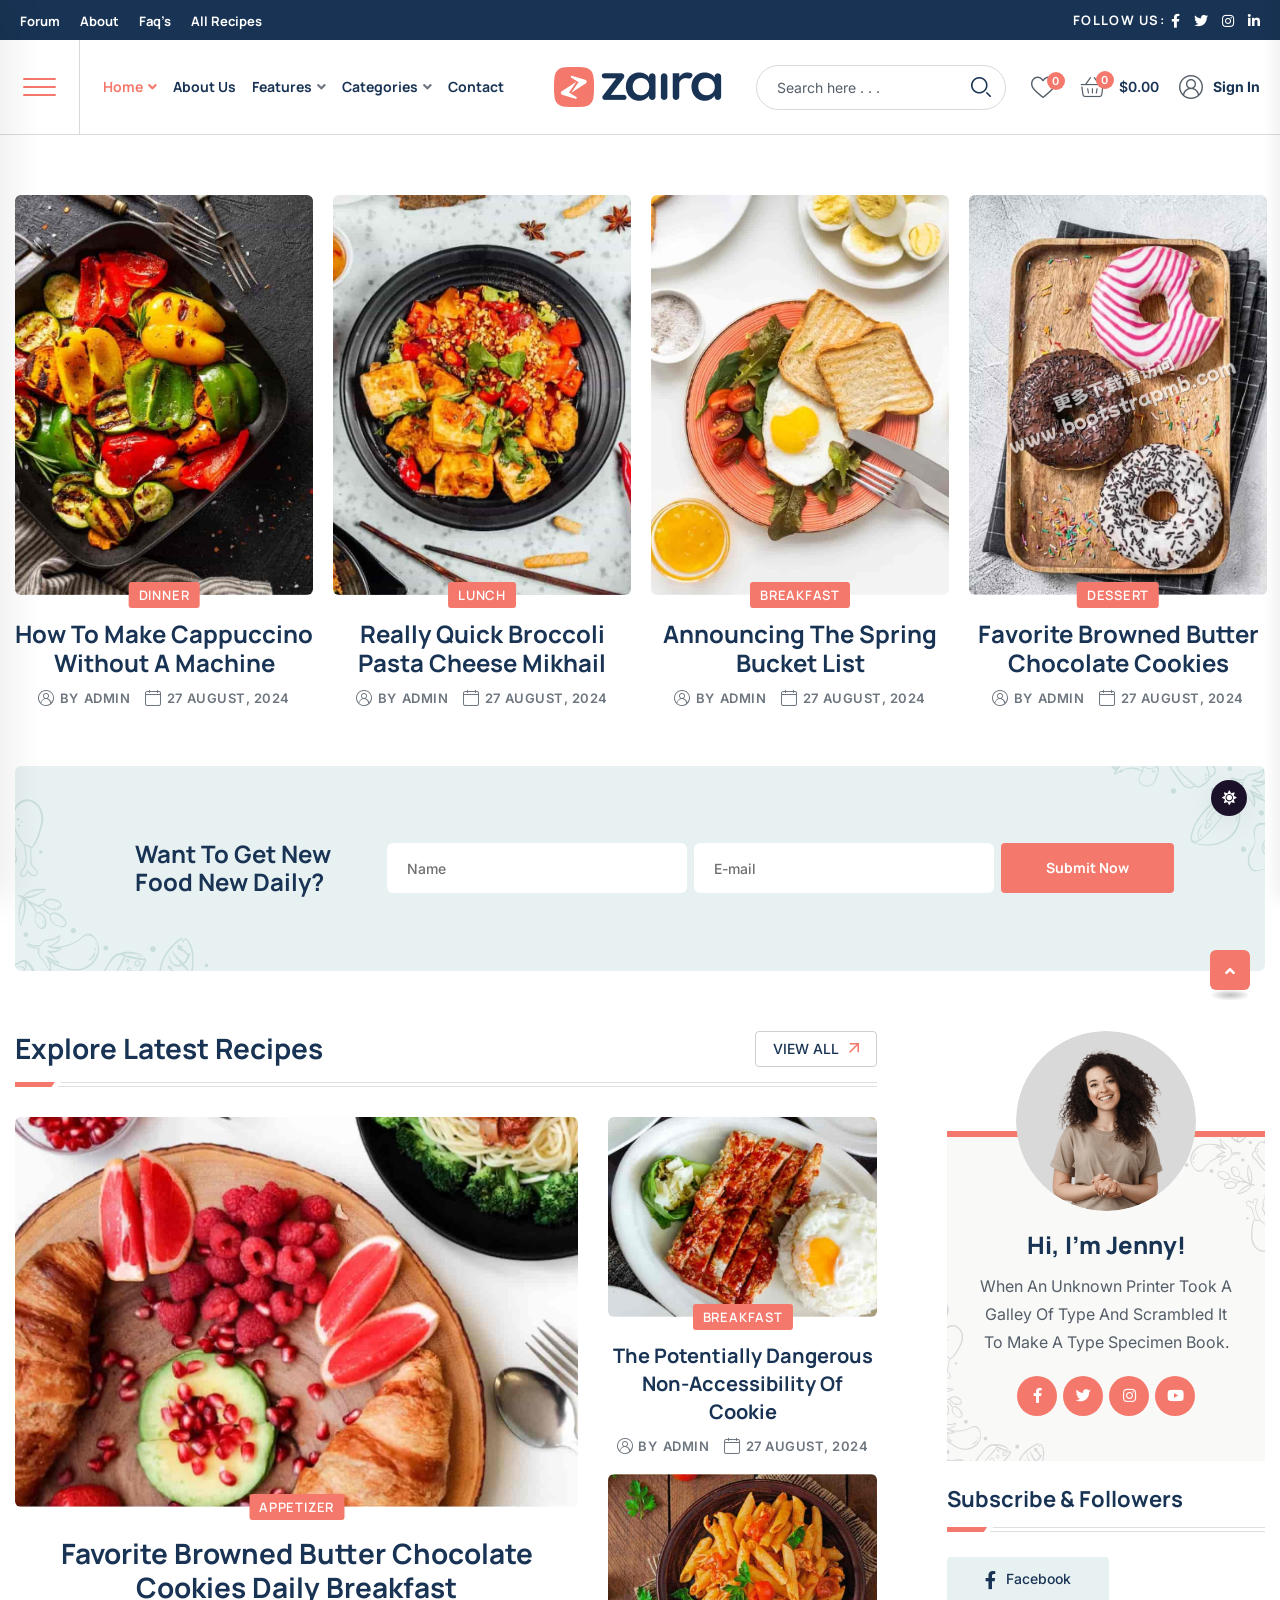
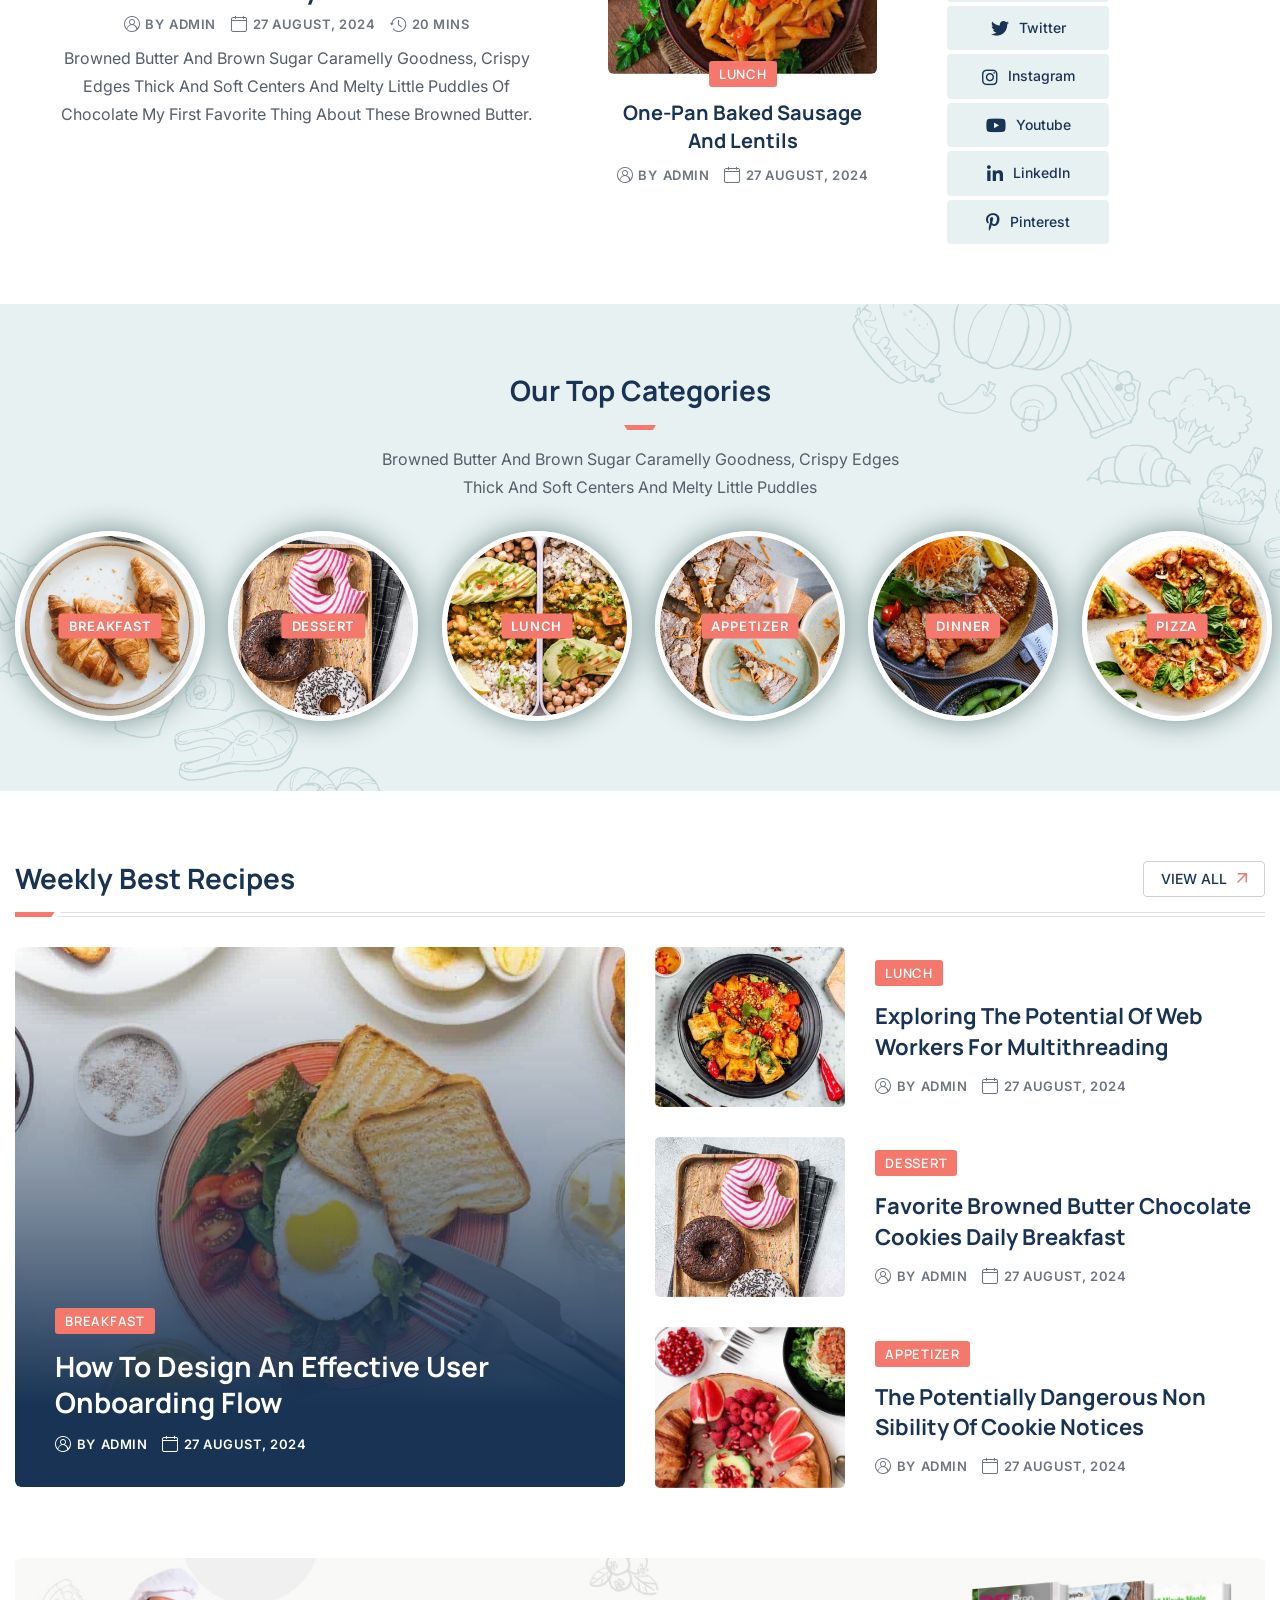
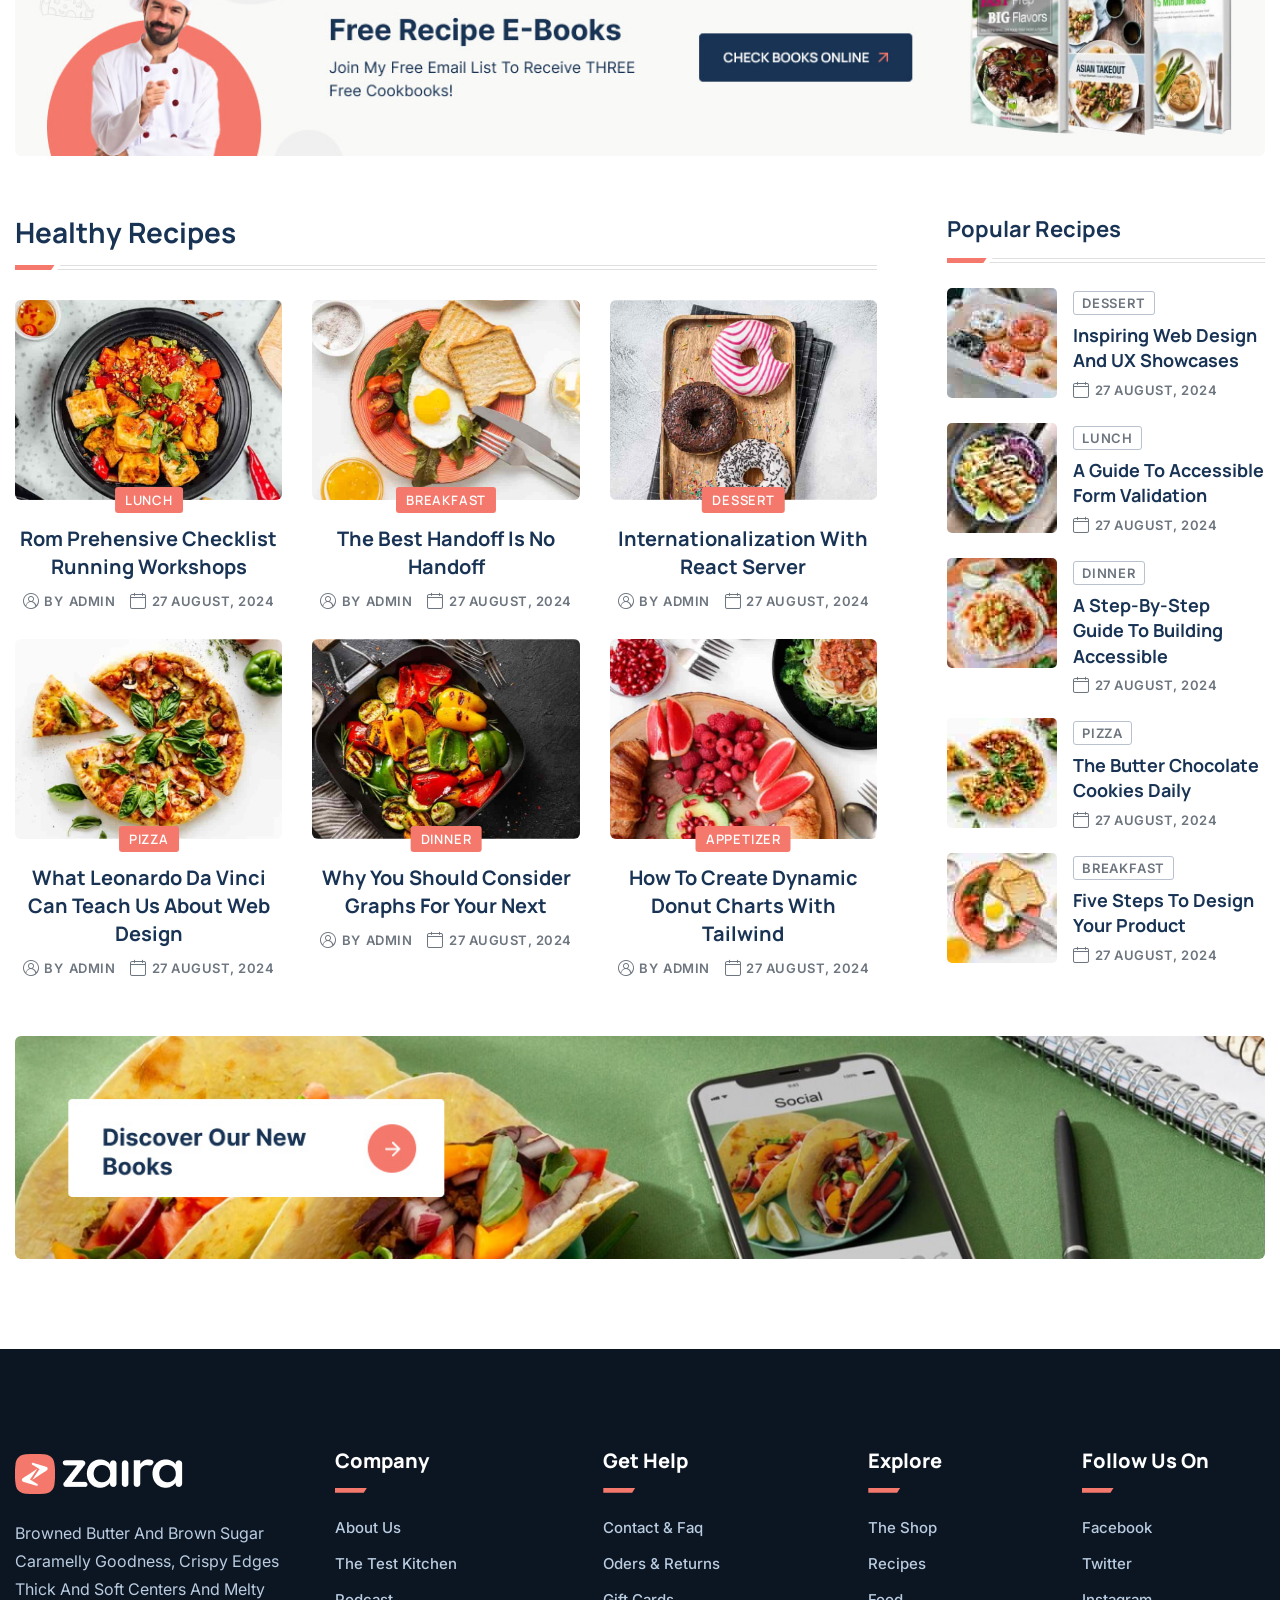
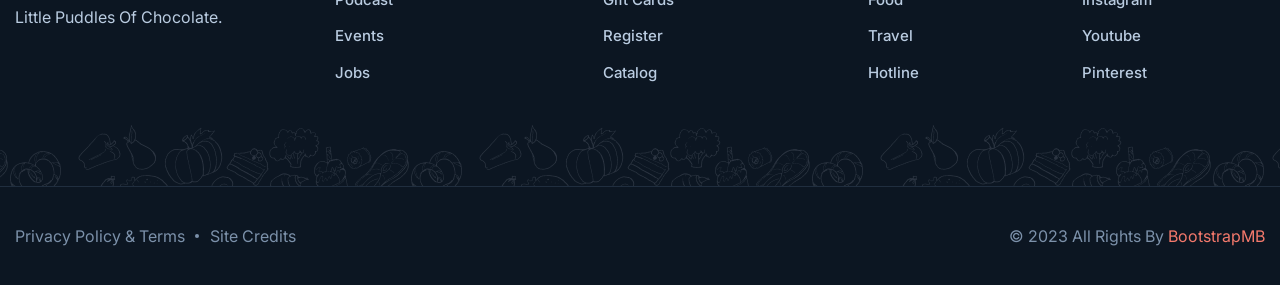
<file: index.html>
<!doctype html>
<html class="no-js" lang="en">
    <head>
        <meta charset="utf-8">
        <meta http-equiv="x-ua-compatible" content="ie=edge">
        <title>Zaira - News Magazine HTML Template</title>
        <meta name="description" content="Zaira - News Magazine HTML Template">
        <meta name="viewport" content="width=device-width, initial-scale=1">

		<link rel="shortcut icon" type="image/x-icon" href="assets/img/favicon.png">
        <!-- Place favicon.ico in the root directory -->

        <!-- CSS here -->
        <link rel="stylesheet" href="assets/css/bootstrap.min.css">
        <link rel="stylesheet" href="assets/css/animate.min.css">
        <link rel="stylesheet" href="assets/css/magnific-popup.css">
        <link rel="stylesheet" href="assets/css/fontawesome-all.min.css">
        <link rel="stylesheet" href="assets/css/flaticon.css">
        <link rel="stylesheet" href="assets/css/slick.css">
        <link rel="stylesheet" href="assets/css/swiper-bundle.css">
        <link rel="stylesheet" href="assets/css/default.css">
        <link rel="stylesheet" href="assets/css/style.css">
        <link rel="stylesheet" href="assets/css/responsive.css">
    </head>
    <body>

        <!-- preloader -->
        <div id="preloader">
            <div class="loader-inner">
                <div id="loader">
                    <h2 id="bg-loader">zaira<span>.</span></h2>
                    <h2 id="fg-loader">zaira<span>.</span></h2>
                </div>
            </div>
        </div>
        <!-- preloader-end -->

        <!-- Dark/Light-toggle -->
        <div class="darkmode-trigger">
            <label class="modeSwitch">
                <input type="checkbox">
                <span class="icon"></span>
            </label>
        </div>
        <!-- Dark/Light-toggle-end -->

		<!-- Scroll-top -->
        <button class="scroll-top scroll-to-target" data-target="html">
            <i class="fas fa-angle-up"></i>
        </button>
        <!-- Scroll-top-end-->

        <!-- header-area -->
        <header>
            <div id="header-fixed-height"></div>
            <div class="header-top-wrap">
                <div class="container-fluid p-0">
                    <div class="row align-items-center">
                        <div class="col-md-6">
                            <div class="header-top-menu">
                                <ul class="list-wrap">
                                    <li><a href="contact.html">Forum</a></li>
                                    <li><a href="about.html">About</a></li>
                                    <li><a href="contact.html">Faq’s</a></li>
                                    <li><a href="blog.html">All Recipes</a></li>
                                </ul>
                            </div>
                        </div>
                        <div class="col-md-6">
                            <div class="header-top-social">
                                <h5 class="title">Follow Us:</h5>
                                <ul class="list-wrap">
                                    <li><a href="javascript:void(0)"><i class="fab fa-facebook-f"></i></a></li>
                                    <li><a href="javascript:void(0)"><i class="fab fa-twitter"></i></a></li>
                                    <li><a href="javascript:void(0)"><i class="fab fa-instagram"></i></a></li>
                                    <li><a href="javascript:void(0)"><i class="fab fa-linkedin-in"></i></a></li>
                                </ul>
                            </div>
                        </div>
                    </div>
                </div>
            </div>
            <div id="sticky-header" class="menu-area">
                <div class="container-fluid p-0">
                    <div class="row g-0">
                        <div class="col-12">
                            <div class="menu-wrap">
                                <div class="row align-items-center g-0">
                                    <div class="col-xl-5">
                                        <div class="header-left-side">
                                            <div class="offcanvas-toggle">
                                                <a href="javascript:void(0)" class="menu-tigger">
                                                    <span></span>
                                                    <span></span>
                                                    <span></span>
                                                </a>
                                            </div>
                                            <div class="navbar-wrap main-menu d-none d-xl-flex">
                                                <ul class="navigation">
                                                    <li class="active menu-item-has-children"><a href="#">Home</a>
                                                        <ul class="sub-menu">
                                                            <li class="active"><a href="index.html">Home 01 - Default</a></li>
                                                            <li><a href="index-2.html">Home 02 - Gaming</a></li>
                                                            <li><a href="index-3.html">Home 03 - Technology</a></li>
                                                            <li><a href="index-4.html">Home 04 - Travel</a></li>
                                                            <li><a href="index-5.html">Home 05 - Crypto</a></li>
                                                            <li><a href="index-6.html">Home 06 - Newspaper</a></li>
                                                        </ul>
                                                    </li>
                                                    <li><a href="about.html">About Us</a></li>
                                                    <li class="menu-item-has-children"><a href="#">Features</a>
                                                        <ul class="sub-menu">
                                                            <li class="menu-item-has-children"><a href="#">Single Post Layout</a>
                                                                <ul class="sub-menu">
                                                                    <li><a href="blog-details.html">Single post 01</a></li>
                                                                    <li><a href="blog-details-two.html">Single post 02</a></li>
                                                                </ul>
                                                            </li>
                                                            <li><a href="author.html">Author Details</a></li>
                                                        </ul>
                                                    </li>
                                                    <li class="menu-item-has-children"><a href="#">Categories</a>
                                                        <ul class="sub-menu">
                                                            <li><a href="blog.html">Blog Default</a></li>
                                                            <li><a href="blog-2.html">Blog Layout 02</a></li>
                                                            <li><a href="blog-3.html">Blog Layout 03</a></li>
                                                        </ul>
                                                    </li>
                                                    <li><a href="contact.html">Contact</a></li>
                                                </ul>
                                            </div>
                                        </div>
                                    </div>
                                    <div class="col-xl-2 col-lg-3 col-md-4">
                                        <div class="logo text-center">
                                            <a href="index.html"><img src="assets/img/logo/logo.png" alt="Logo"></a>
                                        </div>
                                        <div class="logo d-none text-center">
                                            <a href="index.html"><img src="assets/img/logo/w_logo.png" alt="Logo"></a>
                                        </div>
                                    </div>
                                    <div class="col-xl-5 col-lg-9 col-md-8">
                                        <div class="header-right-side">
                                            <div class="header-search-wrap">
                                                <form action="#">
                                                    <input type="text" placeholder="Search here . . .">
                                                    <button type="submit"><i class="flaticon-search"></i></button>
                                                </form>
                                            </div>
                                            <div class="header-action d-none d-md-block">
                                                <ul class="list-wrap">
                                                    <li class="header-wishlist">
                                                        <a href="javascript:void(0)"><i class="flaticon-heart"></i><span>0</span></a>
                                                    </li>
                                                    <li class="header-cart">
                                                        <a href="javascript:void(0)"><i class="flaticon-basket"></i><span>0</span></a>
                                                        <strong>$0.00</strong>
                                                    </li>
                                                    <li class="header-sine-in">
                                                        <a href="contact.html"><i class="flaticon-user"></i>Sign In</a>
                                                    </li>
                                                </ul>
                                            </div>
                                        </div>
                                    </div>
                                </div>
                                <div class="mobile-nav-toggler"><i class="fas fa-bars"></i></div>
                            </div>

                            <!-- Mobile Menu  -->
                            <div class="mobile-menu">
                                <nav class="menu-box">
                                    <div class="close-btn"><i class="fas fa-times"></i></div>
                                    <div class="nav-logo">
                                        <a href="index.html"><img src="assets/img/logo/logo.png" alt="Logo"></a>
                                    </div>
                                    <div class="nav-logo d-none">
                                        <a href="index.html"><img src="assets/img/logo/w_logo.png" alt="Logo"></a>
                                    </div>
                                    <div class="mobile-search">
                                        <form action="#">
                                            <input type="text" placeholder="Search here...">
                                            <button><i class="flaticon-search"></i></button>
                                        </form>
                                    </div>
                                    <div class="menu-outer">
                                        <!--Here Menu Will Come Automatically Via Javascript / Same Menu as in Header-->
                                    </div>
                                    <div class="social-links">
                                        <ul class="clearfix list-wrap">
                                            <li><a href="javascript:void(0)"><i class="fab fa-facebook-f"></i></a></li>
                                            <li><a href="javascript:void(0)"><i class="fab fa-twitter"></i></a></li>
                                            <li><a href="javascript:void(0)"><i class="fab fa-instagram"></i></a></li>
                                            <li><a href="javascript:void(0)"><i class="fab fa-linkedin-in"></i></a></li>
                                            <li><a href="javascript:void(0)"><i class="fab fa-youtube"></i></a></li>
                                        </ul>
                                    </div>
                                </nav>
                            </div>
                            <div class="menu-backdrop"></div>
                            <!-- End Mobile Menu -->

                        </div>
                    </div>
                </div>
            </div>

            <!-- offCanvas-area -->
            <div class="offCanvas-wrap">
                <div class="offCanvas-body">
                    <div class="offCanvas-toggle">
                        <span></span>
                        <span></span>
                    </div>
                    <div class="offCanvas-content">
                        <div class="offCanvas-logo logo">
                            <a href="index.html" class="logo-dark"><img src="assets/img/logo/logo.png" alt="Logo"></a>
                            <a href="index.html" class="logo-light"><img src="assets/img/logo/w_logo.png" alt="Logo"></a>
                        </div>
                        <p>The argument in favor of using filler text goes something like this: If you use any real content in the Consulting Process anytime you reach.</p>
                        <ul class="offCanvas-instagram list-wrap">
                            <li><a href="assets/img/blog/hr_post01.jpg" class="popup-image"><img src="assets/img/blog/hr_post01.jpg" alt="img"></a></li>
                            <li><a href="assets/img/blog/hr_post02.jpg" class="popup-image"><img src="assets/img/blog/hr_post02.jpg" alt="img"></a></li>
                            <li><a href="assets/img/blog/hr_post03.jpg" class="popup-image"><img src="assets/img/blog/hr_post03.jpg" alt="img"></a></li>
                            <li><a href="assets/img/blog/hr_post04.jpg" class="popup-image"><img src="assets/img/blog/hr_post04.jpg" alt="img"></a></li>
                            <li><a href="assets/img/blog/hr_post05.jpg" class="popup-image"><img src="assets/img/blog/hr_post05.jpg" alt="img"></a></li>
                            <li><a href="assets/img/blog/hr_post06.jpg" class="popup-image"><img src="assets/img/blog/hr_post06.jpg" alt="img"></a></li>
                        </ul>
                    </div>
                    <div class="offCanvas-contact">
                        <h4 class="title">Get In Touch</h4>
                        <ul class="offCanvas-contact-list list-wrap">
                            <li><i class="fas fa-envelope-open"></i><a href="mailto:info@webmail.com">info@webmail.com</a></li>
                            <li><i class="fas fa-phone"></i><a href="tel:88899988877">888 999 888 77</a></li>
                            <li><i class="fas fa-map-marker-alt"></i> 12/A, New Booston, NYC</li>
                        </ul>
                        <ul class="offCanvas-social list-wrap">
                            <li><a href="javascript:void(0)"><i class="fab fa-facebook-f"></i></a></li>
                            <li><a href="javascript:void(0)"><i class="fab fa-twitter"></i></a></li>
                            <li><a href="javascript:void(0)"><i class="fab fa-linkedin-in"></i></a></li>
                            <li><a href="javascript:void(0)"><i class="fab fa-youtube"></i></a></li>
                        </ul>
                    </div>
                </div>
            </div>
            <div class="offCanvas-overlay"></div>
            <!-- offCanvas-area-end -->
        </header>
        <!-- header-area-end -->


        <!-- main-area -->
        <main class="fix">

            <!-- featured-post-area -->
            <section class="featured-post-area pt-60 pb-30">
                <div class="container">
                    <div class="featured-post-wrap">
                        <div class="row featured-post-active">
                            <div class="col-lg-3">
                                <div class="featured-post-item">
                                    <div class="featured-post-thumb">
                                        <a href="blog-details.html"><img src="assets/img/blog/featured_post01.jpg" alt=""></a>
                                    </div>
                                    <div class="featured-post-content">
                                        <a href="blog.html" class="post-tag">Dinner</a>
                                        <h2 class="post-title"><a href="blog-details.html">How to Make Cappuccino without a Machine</a></h2>
                                        <div class="blog-post-meta">
                                            <ul class="list-wrap">
                                                <li><i class="flaticon-user"></i>by<a href="author.html">Admin</a></li>
                                                <li><i class="flaticon-calendar"></i>27 August, 2024</li>
                                            </ul>
                                        </div>
                                    </div>
                                </div>
                            </div>
                            <div class="col-lg-3">
                                <div class="featured-post-item">
                                    <div class="featured-post-thumb">
                                        <a href="blog-details.html"><img src="assets/img/blog/featured_post02.jpg" alt=""></a>
                                    </div>
                                    <div class="featured-post-content">
                                        <a href="blog.html" class="post-tag">Lunch</a>
                                        <h2 class="post-title"><a href="blog-details.html">Really quick broccoli pasta
                                        Cheese Mikhail</a></h2>
                                        <div class="blog-post-meta">
                                            <ul class="list-wrap">
                                                <li><i class="flaticon-user"></i>by<a href="author.html">Admin</a></li>
                                                <li><i class="flaticon-calendar"></i>27 August, 2024</li>
                                            </ul>
                                        </div>
                                    </div>
                                </div>
                            </div>
                            <div class="col-lg-3">
                                <div class="featured-post-item">
                                    <div class="featured-post-thumb">
                                        <a href="blog-details.html"><img src="assets/img/blog/featured_post03.jpg" alt=""></a>
                                    </div>
                                    <div class="featured-post-content">
                                        <a href="blog.html" class="post-tag">Breakfast</a>
                                        <h2 class="post-title"><a href="blog-details.html">Announcing the Spring
                                        Bucket List</a></h2>
                                        <div class="blog-post-meta">
                                            <ul class="list-wrap">
                                                <li><i class="flaticon-user"></i>by<a href="author.html">Admin</a></li>
                                                <li><i class="flaticon-calendar"></i>27 August, 2024</li>
                                            </ul>
                                        </div>
                                    </div>
                                </div>
                            </div>
                            <div class="col-lg-3">
                                <div class="featured-post-item">
                                    <div class="featured-post-thumb">
                                        <a href="blog-details.html"><img src="assets/img/blog/featured_post04.jpg" alt=""></a>
                                    </div>
                                    <div class="featured-post-content">
                                        <a href="blog.html" class="post-tag">Dessert</a>
                                        <h2 class="post-title"><a href="blog-details.html">Favorite Browned Butter
                                        Chocolate Cookies</a></h2>
                                        <div class="blog-post-meta">
                                            <ul class="list-wrap">
                                                <li><i class="flaticon-user"></i>by<a href="author.html">Admin</a></li>
                                                <li><i class="flaticon-calendar"></i>27 August, 2024</li>
                                            </ul>
                                        </div>
                                    </div>
                                </div>
                            </div>
                            <div class="col-lg-3">
                                <div class="featured-post-item">
                                    <div class="featured-post-thumb">
                                        <a href="blog-details.html"><img src="assets/img/blog/featured_post02.jpg" alt=""></a>
                                    </div>
                                    <div class="featured-post-content">
                                        <a href="blog.html" class="post-tag">Lunch</a>
                                        <h2 class="post-title"><a href="blog-details.html">Really quick broccoli pasta Cheese Mikhail</a></h2>
                                        <div class="blog-post-meta">
                                            <ul class="list-wrap">
                                                <li><i class="flaticon-user"></i>by<a href="author.html">Admin</a></li>
                                                <li><i class="flaticon-calendar"></i>27 August, 2024</li>
                                            </ul>
                                        </div>
                                    </div>
                                </div>
                            </div>
                        </div>
                    </div>
                </div>
            </section>
            <!-- featured-post-area-end -->

            <!-- newsletter-area -->
            <section class="newsletter-area">
                <div class="container">
                    <div class="row">
                        <div class="col-lg-12">
                            <div class="newsletter-wrap">
                                <div class="newsletter-content">
                                    <h2 class="title">Want to Get New Food New Daily?</h2>
                                </div>
                                <div class="newsletter-form">
                                    <form action="#">
                                        <div class="form-grp">
                                            <input type="text" placeholder="Name">
                                        </div>
                                        <div class="form-grp">
                                            <input type="email" placeholder="E-mail">
                                        </div>
                                        <button type="submit" class="btn">Submit Now</button>
                                    </form>
                                </div>
                                <div class="newsletter-shape-wrap">
                                    <img src="assets/img/images/newsletter_shape01.png" alt="">
                                    <img src="assets/img/images/newsletter_shape02.png" alt="">
                                </div>
                            </div>
                        </div>
                    </div>
                </div>
            </section>
            <!-- newsletter-area-end -->

            <!-- latest-post-area -->
            <section class="latest-post-area pt-60 pb-60">
                <div class="container">
                    <div class="latest-post-inner-wrap">
                        <div class="row">
                            <div class="col-70">
                                <div class="section-title-wrap mb-30">
                                    <div class="section-title">
                                        <h2 class="title">Explore Latest Recipes</h2>
                                    </div>
                                    <div class="view-all-btn">
                                        <a href="blog.html" class="link-btn">View All
                                            <span class="svg-icon">
                                                <svg xmlns="http://www.w3.org/2000/svg" viewBox="0 0 10 10" fill="none">
                                                    <path d="M1.07692 10L0 8.92308L7.38462 1.53846H0.769231V0H10V9.23077H8.46154V2.61538L1.07692 10Z" fill="currentColor" />
                                                    <path d="M1.07692 10L0 8.92308L7.38462 1.53846H0.769231V0H10V9.23077H8.46154V2.61538L1.07692 10Z" fill="currentColor" />
                                                </svg>
                                            </span>
                                        </a>
                                    </div>
                                    <div class="section-title-line"></div>
                                </div>
                                <div class="latest-post-item-wrap">
                                    <div class="row">
                                        <div class="col-66">
                                            <div class="featured-post-item latest-post-item big-post">
                                                <div class="featured-post-thumb">
                                                    <a href="blog-details.html"><img src="assets/img/blog/latest_post01.jpg" alt=""></a>
                                                </div>
                                                <div class="featured-post-content">
                                                    <a href="blog.html" class="post-tag">Appetizer</a>
                                                    <h2 class="post-title bold-underline"><a href="blog-details.html">Favorite Browned Butter Chocolate <br> Cookies Daily Breakfast</a></h2>
                                                    <div class="blog-post-meta">
                                                        <ul class="list-wrap">
                                                            <li><i class="flaticon-user"></i>by<a href="author.html">Admin</a></li>
                                                            <li><i class="flaticon-calendar"></i>27 August, 2024</li>
                                                            <li><i class="flaticon-history"></i>20 Mins</li>
                                                        </ul>
                                                    </div>
                                                    <p>Browned butter and brown sugar caramelly goodness, crispy edges thick and soft centers and melty little puddles of chocolate My first favorite thing about these browned butter.</p>
                                                </div>
                                            </div>
                                        </div>
                                        <div class="col-34">
                                            <div class="latest-post-wrap">
                                                <div class="featured-post-item latest-post-item small-post">
                                                    <div class="featured-post-thumb">
                                                        <a href="blog-details.html"><img src="assets/img/blog/latest_post02.jpg" alt=""></a>
                                                    </div>
                                                    <div class="featured-post-content">
                                                        <a href="blog.html" class="post-tag">Breakfast</a>
                                                        <h2 class="post-title"><a href="blog-details.html">The Potentially Dangerous Non-Accessibility Of Cookie</a>
                                                        </h2>
                                                        <div class="blog-post-meta">
                                                            <ul class="list-wrap">
                                                                <li><i class="flaticon-user"></i>by<a href="author.html">Admin</a></li>
                                                                <li><i class="flaticon-calendar"></i>27 August, 2024</li>
                                                            </ul>
                                                        </div>
                                                    </div>
                                                </div>
                                                <div class="featured-post-item latest-post-item small-post">
                                                    <div class="featured-post-thumb">
                                                        <a href="blog-details.html"><img src="assets/img/blog/latest_post03.jpg" alt=""></a>
                                                    </div>
                                                    <div class="featured-post-content">
                                                        <a href="blog.html" class="post-tag">Lunch</a>
                                                        <h2 class="post-title"><a href="blog-details.html">One-pan baked sausage
                                                                and lentils</a></h2>
                                                        <div class="blog-post-meta">
                                                            <ul class="list-wrap">
                                                                <li><i class="flaticon-user"></i>by<a href="author.html">Admin</a></li>
                                                                <li><i class="flaticon-calendar"></i>27 August, 2024</li>
                                                            </ul>
                                                        </div>
                                                    </div>
                                                </div>
                                            </div>
                                        </div>
                                    </div>
                                </div>
                            </div>
                            <div class="col-30">
                                <div class="sidebar-wrap">
                                    <div class="sidebar-widget">
                                        <div class="sidebar-avatar">
                                            <div class="sidebar-avatar-thumb">
                                                <img src="assets/img/images/avatar_img.png" alt="">
                                            </div>
                                            <div class="sidebar-avatar-content">
                                                <h2 class="title">Hi, I’m Jenny!</h2>
                                                <p>when an unknown printer took a galley of type and scrambled it to make a type specimen book.</p>
                                                <div class="avatar-social">
                                                    <ul class="list-wrap">
                                                        <li><a href="#"><i class="fab fa-facebook-f"></i></a></li>
                                                        <li><a href="#"><i class="fab fa-twitter"></i></a></li>
                                                        <li><a href="#"><i class="fab fa-instagram"></i></a></li>
                                                        <li><a href="#"><i class="fab fa-youtube"></i></a></li>
                                                    </ul>
                                                </div>
                                            </div>
                                            <div class="sidebar-avatar-shape">
                                                <img src="assets/img/images/avatar_shape01.png" alt="">
                                                <img src="assets/img/images/avatar_shape02.png" alt="">
                                            </div>
                                        </div>
                                    </div>
                                    <div class="sidebar-widget">
                                        <div class="widget-title mb-25">
                                            <h2 class="title">Subscribe & Followers</h2>
                                            <div class="section-title-line"></div>
                                        </div>
                                        <div class="sidebar-social-wrap">
                                            <ul class="list-wrap">
                                                <li><a href="#"><i class="fab fa-facebook-f"></i>facebook</a></li>
                                                <li><a href="#"><i class="fab fa-twitter"></i>twitter</a></li>
                                                <li><a href="#"><i class="fab fa-instagram"></i>instagram</a></li>
                                                <li><a href="#"><i class="fab fa-youtube"></i>youtube</a></li>
                                                <li><a href="#"><i class="fab fa-linkedin-in"></i>LinkedIn</a></li>
                                                <li><a href="#"><i class="fab fa-pinterest-p"></i>Pinterest</a></li>
                                            </ul>
                                        </div>
                                    </div>
                                </div>
                            </div>
                        </div>
                    </div>
                </div>
            </section>
            <!-- latest-post-area-end -->

            <!-- categories-area -->
            <section class="categories-area">
                <div class="container">
                    <div class="row justify-content-center">
                        <div class="col-lg-6">
                            <div class="section-title section-title-two text-center mb-30">
                                <h2 class="title">Our Top Categories</h2>
                                <p>Browned butter and brown sugar caramelly goodness, crispy edges thick and soft centers and melty little puddles</p>
                            </div>
                        </div>
                    </div>
                    <div class="categories-item-wrap">
                        <div class="row justify-content-center">
                            <div class="col-xl-2 col-lg-3 col-md-4 col-6">
                                <div class="categories-item">
                                    <div class="categories-img">
                                        <a href="blog.html"><img src="assets/img/images/categories_img01.png" alt=""></a>
                                    </div>
                                    <div class="categories-content">
                                        <a href="blog.html">Breakfast</a>
                                    </div>
                                </div>
                            </div>
                            <div class="col-xl-2 col-lg-3 col-md-4 col-6">
                                <div class="categories-item">
                                    <div class="categories-img">
                                        <a href="blog.html"><img src="assets/img/images/categories_img02.png" alt=""></a>
                                    </div>
                                    <div class="categories-content">
                                        <a href="blog.html">Dessert</a>
                                    </div>
                                </div>
                            </div>
                            <div class="col-xl-2 col-lg-3 col-md-4 col-6">
                                <div class="categories-item">
                                    <div class="categories-img">
                                        <a href="blog.html"><img src="assets/img/images/categories_img03.png" alt=""></a>
                                    </div>
                                    <div class="categories-content">
                                        <a href="blog.html">Lunch</a>
                                    </div>
                                </div>
                            </div>
                            <div class="col-xl-2 col-lg-3 col-md-4 col-6">
                                <div class="categories-item">
                                    <div class="categories-img">
                                        <a href="blog.html"><img src="assets/img/images/categories_img04.png" alt=""></a>
                                    </div>
                                    <div class="categories-content">
                                        <a href="blog.html">Appetizer</a>
                                    </div>
                                </div>
                            </div>
                            <div class="col-xl-2 col-lg-3 col-md-4 col-6">
                                <div class="categories-item">
                                    <div class="categories-img">
                                        <a href="blog.html"><img src="assets/img/images/categories_img05.png" alt=""></a>
                                    </div>
                                    <div class="categories-content">
                                        <a href="blog.html">Dinner</a>
                                    </div>
                                </div>
                            </div>
                            <div class="col-xl-2 col-lg-3 col-md-4 col-6">
                                <div class="categories-item">
                                    <div class="categories-img">
                                        <a href="blog.html"><img src="assets/img/images/categories_img06.png" alt=""></a>
                                    </div>
                                    <div class="categories-content">
                                        <a href="blog.html">Pizza</a>
                                    </div>
                                </div>
                            </div>
                        </div>
                    </div>
                </div>
                <div class="categories-shape-wrap">
                    <img src="assets/img/images/categories_shape01.png" alt="">
                    <img src="assets/img/images/categories_shape02.png" alt="">
                </div>
            </section>
            <!-- categories-area-end -->

            <!-- recipe-area -->
            <section class="recipe-area pt-70 pb-40">
                <div class="container">
                    <div class="row">
                        <div class="col-lg-12">
                            <div class="section-title-wrap mb-30">
                                <div class="section-title">
                                    <h2 class="title">Weekly Best Recipes</h2>
                                </div>
                                <div class="view-all-btn">
                                    <a href="blog.html" class="link-btn">View All
                                        <span class="svg-icon">
                                            <svg xmlns="http://www.w3.org/2000/svg" viewBox="0 0 10 10" fill="none">
                                                <path d="M1.07692 10L0 8.92308L7.38462 1.53846H0.769231V0H10V9.23077H8.46154V2.61538L1.07692 10Z" fill="currentColor" />
                                                <path d="M1.07692 10L0 8.92308L7.38462 1.53846H0.769231V0H10V9.23077H8.46154V2.61538L1.07692 10Z" fill="currentColor" />
                                            </svg>
                                        </span>
                                    </a>
                                </div>
                                <div class="section-title-line"></div>
                            </div>
                        </div>
                    </div>
                    <div class="row">
                        <div class="col-xl-6">
                            <div class="ta-overlay-post">
                                <div class="overlay-post-thumb">
                                    <a href="blog-details.html"><img src="assets/img/blog/recipe_img01.jpg" alt=""></a>
                                </div>
                                <div class="overlay-post-content">
                                    <a href="blog.html" class="post-tag">Breakfast</a>
                                    <h2 class="post-title"><a href="blog-details.html">How To Design An Effective User Onboarding Flow</a></h2>
                                    <div class="blog-post-meta">
                                        <ul class="list-wrap">
                                            <li><i class="flaticon-user"></i>by<a href="author.html">Admin</a></li>
                                            <li><i class="flaticon-calendar"></i>27 August, 2024</li>
                                        </ul>
                                    </div>
                                </div>
                            </div>
                        </div>
                        <div class="col-xl-6">
                            <div class="ta-horizontal-post">
                                <div class="horizontal-post-thumb">
                                    <a href="blog-details.html"><img src="assets/img/blog/recipe_img02.jpg" alt=""></a>
                                </div>
                                <div class="horizontal-post-content">
                                    <a href="blog.html" class="post-tag">Lunch</a>
                                    <h2 class="post-title"><a href="blog-details.html">Exploring The Potential Of Web Workers For Multithreading</a></h2>
                                    <div class="blog-post-meta">
                                        <ul class="list-wrap">
                                            <li><i class="flaticon-user"></i>by<a href="author.html">Admin</a></li>
                                            <li><i class="flaticon-calendar"></i>27 August, 2024</li>
                                        </ul>
                                    </div>
                                </div>
                            </div>
                            <div class="ta-horizontal-post">
                                <div class="horizontal-post-thumb">
                                    <a href="blog-details.html"><img src="assets/img/blog/recipe_img03.jpg" alt=""></a>
                                </div>
                                <div class="horizontal-post-content">
                                    <a href="blog.html" class="post-tag">Dessert</a>
                                    <h2 class="post-title"><a href="blog-details.html">Favorite Browned Butter Chocolate
                                    Cookies Daily Breakfast</a></h2>
                                    <div class="blog-post-meta">
                                        <ul class="list-wrap">
                                            <li><i class="flaticon-user"></i>by<a href="author.html">Admin</a></li>
                                            <li><i class="flaticon-calendar"></i>27 August, 2024</li>
                                        </ul>
                                    </div>
                                </div>
                            </div>
                            <div class="ta-horizontal-post">
                                <div class="horizontal-post-thumb">
                                    <a href="blog-details.html"><img src="assets/img/blog/recipe_img04.jpg" alt=""></a>
                                </div>
                                <div class="horizontal-post-content">
                                    <a href="blog.html" class="post-tag">Appetizer</a>
                                    <h2 class="post-title"><a href="blog-details.html">The Potentially Dangerous Non sibility Of Cookie Notices</a></h2>
                                    <div class="blog-post-meta">
                                        <ul class="list-wrap">
                                            <li><i class="flaticon-user"></i>by<a href="author.html">Admin</a></li>
                                            <li><i class="flaticon-calendar"></i>27 August, 2024</li>
                                        </ul>
                                    </div>
                                </div>
                            </div>
                        </div>
                    </div>
                </div>
            </section>
            <!-- recipe-area-end -->

            <!-- ad-banner-area -->
            <div class="ad-banner-area">
                <div class="container">
                    <div class="ad-banner-img">
                        <a href="#">
                            <img src="assets/img/images/advertisement01.jpg" alt="">
                        </a>
                    </div>
                </div>
            </div>
            <!-- ad-banner-area-end -->

            <!-- healthy-area -->
            <section class="healthy-area pt-60 pb-30">
                <div class="container">
                    <div class="healthy-inner-wrap">
                        <div class="row">
                            <div class="col-70">
                                <div class="section-title-wrap mb-30">
                                    <div class="section-title">
                                        <h2 class="title">Healthy Recipes</h2>
                                    </div>
                                    <div class="section-title-line"></div>
                                </div>
                                <div class="row">
                                    <div class="col-lg-4 col-md-6 col-sm-6">
                                        <div class="featured-post-item healthy-post">
                                            <div class="featured-post-thumb">
                                                <a href="blog-details.html"><img src="assets/img/blog/hr_post01.jpg" alt=""></a>
                                            </div>
                                            <div class="featured-post-content">
                                                <a href="blog.html" class="post-tag">Lunch</a>
                                                <h2 class="post-title"><a href="blog-details.html">Rom prehensive Checklist
                                                Running Workshops</a></h2>
                                                <div class="blog-post-meta">
                                                    <ul class="list-wrap">
                                                        <li><i class="flaticon-user"></i>by<a href="author.html">Admin</a></li>
                                                        <li><i class="flaticon-calendar"></i>27 August, 2024</li>
                                                    </ul>
                                                </div>
                                            </div>
                                        </div>
                                    </div>
                                    <div class="col-lg-4 col-md-6 col-sm-6">
                                        <div class="featured-post-item healthy-post">
                                            <div class="featured-post-thumb">
                                                <a href="blog-details.html"><img src="assets/img/blog/hr_post02.jpg" alt=""></a>
                                            </div>
                                            <div class="featured-post-content">
                                                <a href="blog.html" class="post-tag">Breakfast</a>
                                                <h2 class="post-title"><a href="blog-details.html">The Best Handoff Is No
                                                Handoff</a></h2>
                                                <div class="blog-post-meta">
                                                    <ul class="list-wrap">
                                                        <li><i class="flaticon-user"></i>by<a href="author.html">Admin</a></li>
                                                        <li><i class="flaticon-calendar"></i>27 August, 2024</li>
                                                    </ul>
                                                </div>
                                            </div>
                                        </div>
                                    </div>
                                    <div class="col-lg-4 col-md-6 col-sm-6">
                                        <div class="featured-post-item healthy-post">
                                            <div class="featured-post-thumb">
                                                <a href="blog-details.html"><img src="assets/img/blog/hr_post03.jpg" alt=""></a>
                                            </div>
                                            <div class="featured-post-content">
                                                <a href="blog.html" class="post-tag">Dessert</a>
                                                <h2 class="post-title"><a href="blog-details.html">Internationalization
                                                With React Server</a></h2>
                                                <div class="blog-post-meta">
                                                    <ul class="list-wrap">
                                                        <li><i class="flaticon-user"></i>by<a href="author.html">Admin</a></li>
                                                        <li><i class="flaticon-calendar"></i>27 August, 2024</li>
                                                    </ul>
                                                </div>
                                            </div>
                                        </div>
                                    </div>
                                    <div class="col-lg-4 col-md-6 col-sm-6">
                                        <div class="featured-post-item healthy-post">
                                            <div class="featured-post-thumb">
                                                <a href="blog-details.html"><img src="assets/img/blog/hr_post04.jpg" alt=""></a>
                                            </div>
                                            <div class="featured-post-content">
                                                <a href="blog.html" class="post-tag">Pizza</a>
                                                <h2 class="post-title"><a href="blog-details.html">What Leonardo Da Vinci Can
                                                Teach Us About Web Design</a></h2>
                                                <div class="blog-post-meta">
                                                    <ul class="list-wrap">
                                                        <li><i class="flaticon-user"></i>by<a href="author.html">Admin</a></li>
                                                        <li><i class="flaticon-calendar"></i>27 August, 2024</li>
                                                    </ul>
                                                </div>
                                            </div>
                                        </div>
                                    </div>
                                    <div class="col-lg-4 col-md-6 col-sm-6">
                                        <div class="featured-post-item healthy-post">
                                            <div class="featured-post-thumb">
                                                <a href="blog-details.html"><img src="assets/img/blog/hr_post05.jpg" alt=""></a>
                                            </div>
                                            <div class="featured-post-content">
                                                <a href="blog.html" class="post-tag">Dinner</a>
                                                <h2 class="post-title"><a href="blog-details.html">Why You Should Consider
                                                Graphs For Your Next</a></h2>
                                                <div class="blog-post-meta">
                                                    <ul class="list-wrap">
                                                        <li><i class="flaticon-user"></i>by<a href="author.html">Admin</a></li>
                                                        <li><i class="flaticon-calendar"></i>27 August, 2024</li>
                                                    </ul>
                                                </div>
                                            </div>
                                        </div>
                                    </div>
                                    <div class="col-lg-4 col-md-6 col-sm-6">
                                        <div class="featured-post-item healthy-post">
                                            <div class="featured-post-thumb">
                                                <a href="blog-details.html"><img src="assets/img/blog/hr_post06.jpg" alt=""></a>
                                            </div>
                                            <div class="featured-post-content">
                                                <a href="blog.html" class="post-tag">Appetizer</a>
                                                <h2 class="post-title"><a href="blog-details.html">How To Create Dynamic
                                                Donut Charts With Tailwind</a></h2>
                                                <div class="blog-post-meta">
                                                    <ul class="list-wrap">
                                                        <li><i class="flaticon-user"></i>by<a href="author.html">Admin</a></li>
                                                        <li><i class="flaticon-calendar"></i>27 August, 2024</li>
                                                    </ul>
                                                </div>
                                            </div>
                                        </div>
                                    </div>
                                </div>
                            </div>
                            <div class="col-30">
                                <div class="sidebar-wrap no-sticky">
                                    <div class="sidebar-widget">
                                        <div class="widget-title mb-25">
                                            <h2 class="title">Popular Recipes</h2>
                                            <div class="section-title-line"></div>
                                        </div>
                                        <div class="popular-post-wrap">
                                            <div class="popular-post">
                                                <div class="thumb">
                                                    <a href="blog-details.html"><img src="assets/img/blog/popular_post01.jpg" alt=""></a>
                                                </div>
                                                <div class="content">
                                                    <a href="blog.html" class="post-tag-two">Dessert</a>
                                                    <h2 class="post-title"><a href="blog-details.html">Inspiring Web Design And UX Showcases</a></h2>
                                                    <div class="blog-post-meta">
                                                        <ul class="list-wrap">
                                                            <li><i class="flaticon-calendar"></i>27 August, 2024</li>
                                                        </ul>
                                                    </div>
                                                </div>
                                            </div>
                                            <div class="popular-post">
                                                <div class="thumb">
                                                    <a href="blog-details.html"><img src="assets/img/blog/popular_post02.jpg" alt=""></a>
                                                </div>
                                                <div class="content">
                                                    <a href="blog.html" class="post-tag-two">Lunch</a>
                                                    <h2 class="post-title"><a href="blog-details.html">A Guide To Accessible Form Validation</a></h2>
                                                    <div class="blog-post-meta">
                                                        <ul class="list-wrap">
                                                            <li><i class="flaticon-calendar"></i>27 August, 2024</li>
                                                        </ul>
                                                    </div>
                                                </div>
                                            </div>
                                            <div class="popular-post">
                                                <div class="thumb">
                                                    <a href="blog-details.html"><img src="assets/img/blog/popular_post03.jpg" alt=""></a>
                                                </div>
                                                <div class="content">
                                                    <a href="blog.html" class="post-tag-two">Dinner</a>
                                                    <h2 class="post-title"><a href="blog-details.html">A Step-By-Step Guide To Building Accessible</a></h2>
                                                    <div class="blog-post-meta">
                                                        <ul class="list-wrap">
                                                            <li><i class="flaticon-calendar"></i>27 August, 2024</li>
                                                        </ul>
                                                    </div>
                                                </div>
                                            </div>
                                            <div class="popular-post">
                                                <div class="thumb">
                                                    <a href="blog-details.html"><img src="assets/img/blog/popular_post04.jpg" alt=""></a>
                                                </div>
                                                <div class="content">
                                                    <a href="blog.html" class="post-tag-two">Pizza</a>
                                                    <h2 class="post-title"><a href="blog-details.html">The Butter Chocolate
                                                    Cookies Daily</a></h2>
                                                    <div class="blog-post-meta">
                                                        <ul class="list-wrap">
                                                            <li><i class="flaticon-calendar"></i>27 August, 2024</li>
                                                        </ul>
                                                    </div>
                                                </div>
                                            </div>
                                            <div class="popular-post">
                                                <div class="thumb">
                                                    <a href="blog-details.html"><img src="assets/img/blog/popular_post05.jpg" alt=""></a>
                                                </div>
                                                <div class="content">
                                                    <a href="blog.html" class="post-tag-two">Breakfast</a>
                                                    <h2 class="post-title"><a href="blog-details.html">Five Steps To Design Your Product</a></h2>
                                                    <div class="blog-post-meta">
                                                        <ul class="list-wrap">
                                                            <li><i class="flaticon-calendar"></i>27 August, 2024</li>
                                                        </ul>
                                                    </div>
                                                </div>
                                            </div>
                                        </div>
                                    </div>
                                </div>
                            </div>
                        </div>
                    </div>
                </div>
            </section>
            <!-- healthy-area-end -->

            <!-- ad-banner-area -->
            <div class="ad-banner-area pb-90">
                <div class="container">
                    <div class="ad-banner-img">
                        <a href="#">
                            <img src="assets/img/images/advertisement02.jpg" alt="">
                        </a>
                    </div>
                </div>
            </div>
            <!-- ad-banner-area-end -->

        </main>
        <!-- main-area-end -->

        <!-- footer-area -->
        <footer>
            <div class="footer-area">
                <div class="footer-top">
                    <div class="container">
                        <div class="row">
                            <div class="col-lg-3 col-md-7">
                                <div class="footer-widget">
                                    <div class="fw-logo">
                                        <a href="index.html"><img src="assets/img/logo/w_logo.png" alt=""></a>
                                    </div>
                                    <div class="footer-content">
                                        <p>Browned butter and brown sugar caramelly goodness, crispy edges thick and soft centers and melty little puddles of chocolate.</p>
                                    </div>
                                </div>
                            </div>
                            <div class="col-lg-2 col-md-5 col-sm-6">
                                <div class="footer-widget">
                                    <h4 class="fw-title">Company</h4>
                                    <div class="footer-link-wrap">
                                        <ul class="list-wrap">
                                            <li><a href="about.html">About Us</a></li>
                                            <li><a href="contact.html">The Test Kitchen</a></li>
                                            <li><a href="contact.html">Podcast</a></li>
                                            <li><a href="contact.html">Events</a></li>
                                            <li><a href="contact.html">Jobs</a></li>
                                        </ul>
                                    </div>
                                </div>
                            </div>
                            <div class="col-lg-3 col-md-4 col-sm-6">
                                <div class="footer-widget">
                                    <h4 class="fw-title">Get Help</h4>
                                    <div class="footer-link-wrap">
                                        <ul class="list-wrap">
                                            <li><a href="contact.html">Contact & Faq</a></li>
                                            <li><a href="contact.html">Oders & Returns</a></li>
                                            <li><a href="contact.html">Gift Cards</a></li>
                                            <li><a href="contact.html">Register</a></li>
                                            <li><a href="contact.html">Catalog</a></li>
                                        </ul>
                                    </div>
                                </div>
                            </div>
                            <div class="col-lg-2 col-md-4 col-sm-6">
                                <div class="footer-widget">
                                    <h4 class="fw-title">Explore</h4>
                                    <div class="footer-link-wrap">
                                        <ul class="list-wrap">
                                            <li><a href="contact.html">The Shop</a></li>
                                            <li><a href="contact.html">Recipes</a></li>
                                            <li><a href="contact.html">Food</a></li>
                                            <li><a href="contact.html">Travel</a></li>
                                            <li><a href="contact.html">Hotline</a></li>
                                        </ul>
                                    </div>
                                </div>
                            </div>
                            <div class="col-lg-2 col-md-4 col-sm-6">
                                <div class="footer-widget">
                                    <h4 class="fw-title">Follow us On</h4>
                                    <div class="footer-link-wrap">
                                        <ul class="list-wrap">
                                            <li><a href="#">facebook</a></li>
                                            <li><a href="#">Twitter</a></li>
                                            <li><a href="#">Instagram</a></li>
                                            <li><a href="#">Youtube</a></li>
                                            <li><a href="#">Pinterest</a></li>
                                        </ul>
                                    </div>
                                </div>
                            </div>
                        </div>
                    </div>
                    <div class="footer-shape" data-background="assets/img/images/footer_shape.png"></div>
                </div>
                <div class="footer-bottom">
                    <div class="container">
                        <div class="row">
                            <div class="col-md-6">
                                <div class="footer-bottom-menu">
                                    <ul class="list-wrap">
                                        <li><a href="contact.html">Privacy Policy & Terms</a></li>
                                        <li><a href="contact.html">Site Credits</a></li>
                                    </ul>
                                </div>
                            </div>
                            <div class="col-md-6">
                                <div class="copyright-text">
                                    <p>© 2023 All Rights By <a href="https://www.bootstrapmb.com">bootstrapMB</a></p>
                                </div>
                            </div>
                        </div>
                    </div>
                </div>
            </div>
        </footer>
        <!-- footer-area-end -->


        <!-- JS here -->
        <script src="assets/js/vendor/jquery-3.6.0.min.js"></script>
        <script src="assets/js/bootstrap.min.js"></script>
        <script src="assets/js/jquery.magnific-popup.min.js"></script>
        <script src="assets/js/slick.min.js"></script>
        <script src="assets/js/swiper-bundle.js"></script>
        <script src="assets/js/ajax-form.js"></script>
        <script src="assets/js/wow.min.js"></script>
        <script src="assets/js/main.js"></script>
    </body>
</html>
</file>
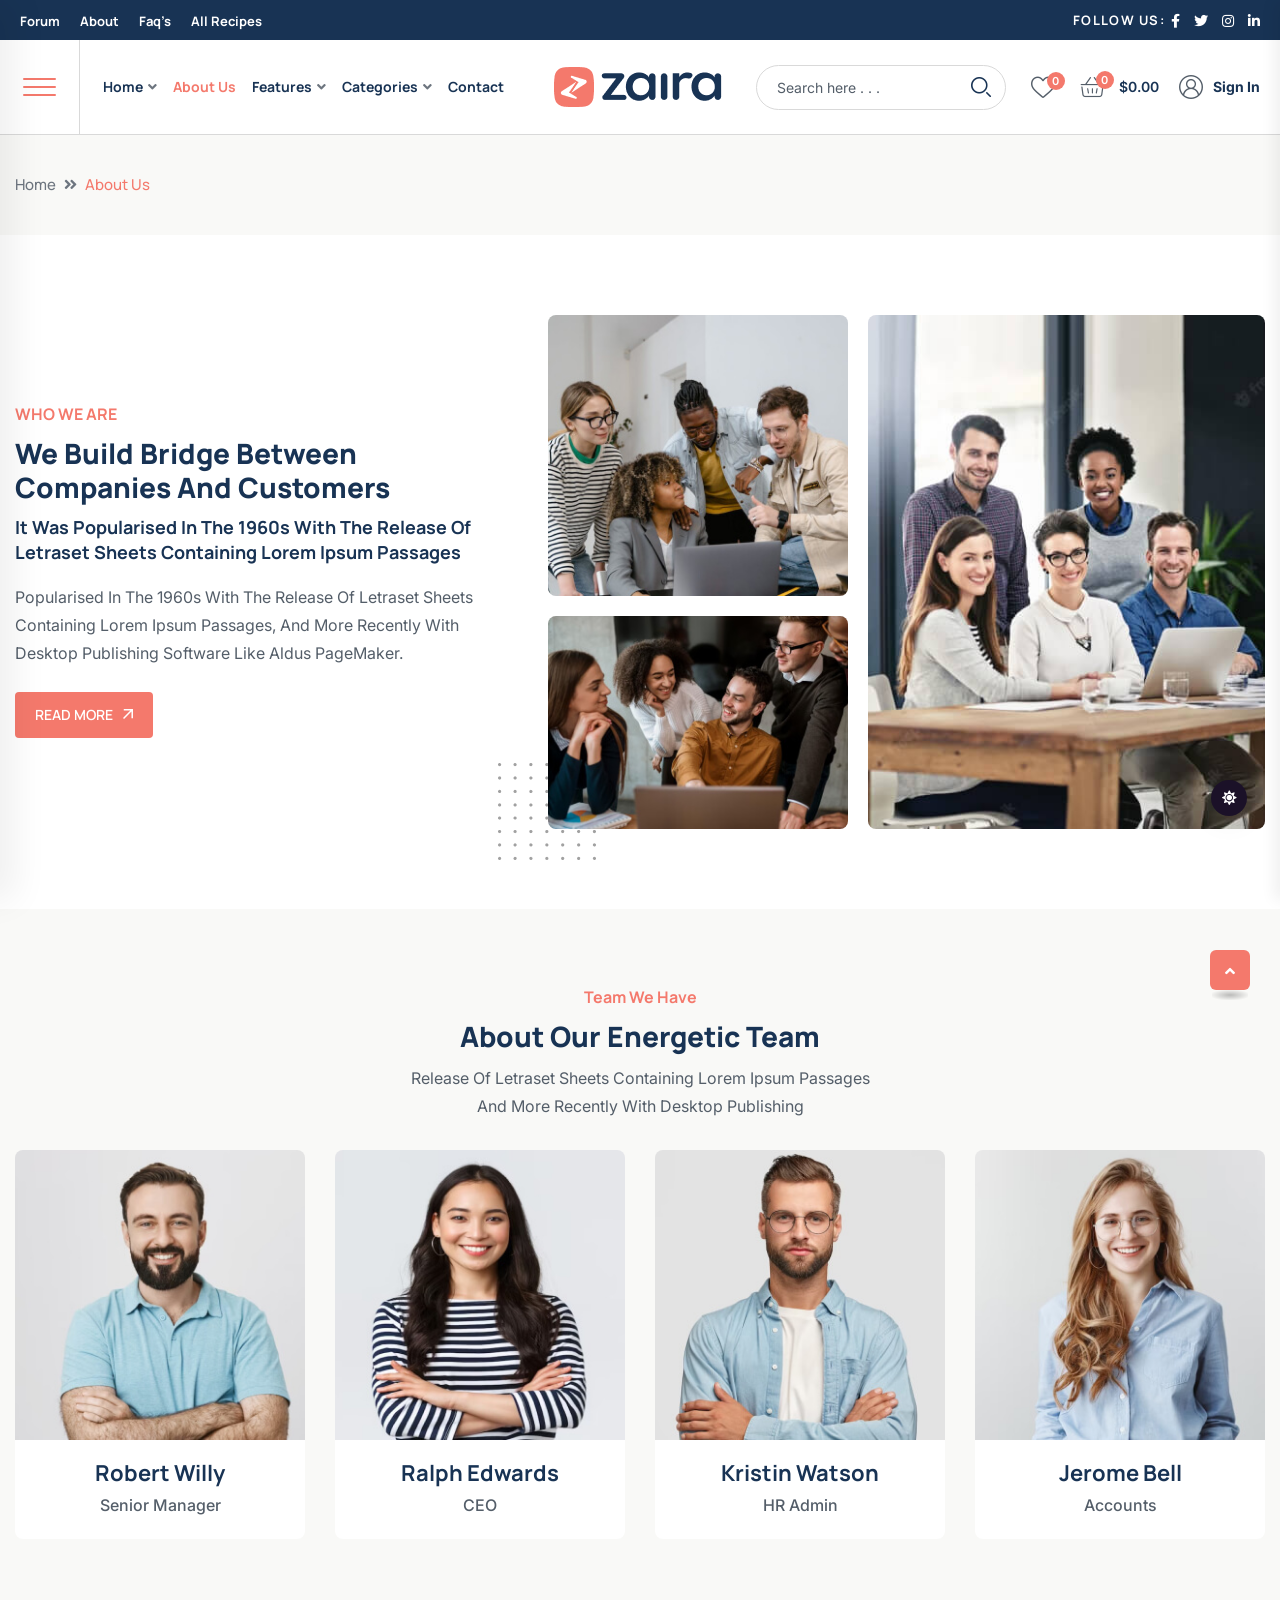
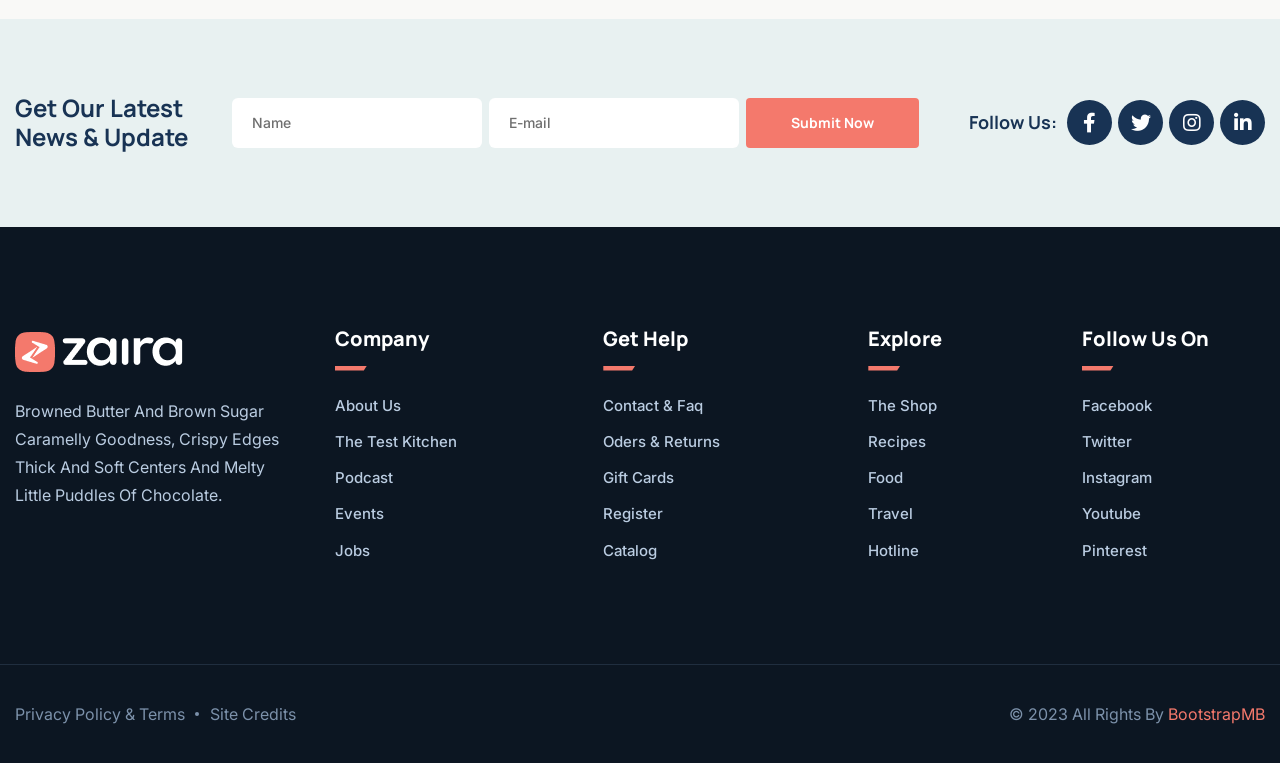
<file: about.html>
<!doctype html>
<html class="no-js" lang="en">
    <head>
        <meta charset="utf-8">
        <meta http-equiv="x-ua-compatible" content="ie=edge">
        <title>Zaira - News Magazine HTML Template</title>
        <meta name="description" content="Zaira - News Magazine HTML Template">
        <meta name="viewport" content="width=device-width, initial-scale=1">

		<link rel="shortcut icon" type="image/x-icon" href="assets/img/favicon.png">
        <!-- Place favicon.ico in the root directory -->

        <!-- CSS here -->
        <link rel="stylesheet" href="assets/css/bootstrap.min.css">
        <link rel="stylesheet" href="assets/css/animate.min.css">
        <link rel="stylesheet" href="assets/css/magnific-popup.css">
        <link rel="stylesheet" href="assets/css/fontawesome-all.min.css">
        <link rel="stylesheet" href="assets/css/flaticon.css">
        <link rel="stylesheet" href="assets/css/slick.css">
        <link rel="stylesheet" href="assets/css/swiper-bundle.css">
        <link rel="stylesheet" href="assets/css/default.css">
        <link rel="stylesheet" href="assets/css/style.css">
        <link rel="stylesheet" href="assets/css/responsive.css">
    </head>
    <body>

        <!-- preloader -->
        <div id="preloader">
            <div class="loader-inner">
                <div id="loader">
                    <h2 id="bg-loader">zaira<span>.</span></h2>
                    <h2 id="fg-loader">zaira<span>.</span></h2>
                </div>
            </div>
        </div>
        <!-- preloader-end -->

        <!-- Dark/Light-toggle -->
        <div class="darkmode-trigger">
            <label class="modeSwitch">
                <input type="checkbox">
                <span class="icon"></span>
            </label>
        </div>
        <!-- Dark/Light-toggle-end -->

		<!-- Scroll-top -->
        <button class="scroll-top scroll-to-target" data-target="html">
            <i class="fas fa-angle-up"></i>
        </button>
        <!-- Scroll-top-end-->

        <!-- header-area -->
        <header>
            <div id="header-fixed-height"></div>
            <div class="header-top-wrap">
                <div class="container-fluid p-0">
                    <div class="row align-items-center">
                        <div class="col-md-6">
                            <div class="header-top-menu">
                                <ul class="list-wrap">
                                    <li><a href="contact.html">Forum</a></li>
                                    <li><a href="about.html">About</a></li>
                                    <li><a href="contact.html">Faq’s</a></li>
                                    <li><a href="contact.html">All Recipes</a></li>
                                </ul>
                            </div>
                        </div>
                        <div class="col-md-6">
                            <div class="header-top-social">
                                <h5 class="title">Follow Us:</h5>
                                <ul class="list-wrap">
                                    <li><a href="#"><i class="fab fa-facebook-f"></i></a></li>
                                    <li><a href="#"><i class="fab fa-twitter"></i></a></li>
                                    <li><a href="#"><i class="fab fa-instagram"></i></a></li>
                                    <li><a href="#"><i class="fab fa-linkedin-in"></i></a></li>
                                </ul>
                            </div>
                        </div>
                    </div>
                </div>
            </div>
            <div id="sticky-header" class="menu-area">
                <div class="container-fluid p-0">
                    <div class="row g-0">
                        <div class="col-12">
                            <div class="menu-wrap">
                                <div class="row align-items-center g-0">
                                    <div class="col-xl-5">
                                        <div class="header-left-side">
                                            <div class="offcanvas-toggle">
                                                <a href="javascript:void(0)" class="menu-tigger">
                                                    <span></span>
                                                    <span></span>
                                                    <span></span>
                                                </a>
                                            </div>
                                            <div class="navbar-wrap main-menu d-none d-xl-flex">
                                                <ul class="navigation">
                                                    <li class="menu-item-has-children"><a href="#">Home</a>
                                                        <ul class="sub-menu">
                                                            <li><a href="index.html">Home 01 - Default</a></li>
                                                            <li><a href="index-2.html">Home 02 - Gaming</a></li>
                                                            <li><a href="index-3.html">Home 03 - Technology</a></li>
                                                            <li><a href="index-4.html">Home 04 - Travel</a></li>
                                                            <li><a href="index-5.html">Home 05 - Crypto</a></li>
                                                            <li><a href="index-6.html">Home 06 - Newspaper</a></li>
                                                        </ul>
                                                    </li>
                                                    <li class="active"><a href="about.html">About Us</a></li>
                                                    <li class="menu-item-has-children"><a href="#">Features</a>
                                                        <ul class="sub-menu">
                                                            <li class="menu-item-has-children"><a href="#">Single Post Layout</a>
                                                                <ul class="sub-menu">
                                                                    <li><a href="blog-details.html">Single post 01</a></li>
                                                                    <li><a href="blog-details-two.html">Single post 02</a></li>
                                                                </ul>
                                                            </li>
                                                            <li><a href="author.html">Author Details</a></li>
                                                        </ul>
                                                    </li>
                                                    <li class="menu-item-has-children"><a href="#">Categories</a>
                                                        <ul class="sub-menu">
                                                            <li><a href="blog.html">Blog Default</a></li>
                                                            <li><a href="blog-2.html">Blog Layout 02</a></li>
                                                            <li><a href="blog-3.html">Blog Layout 03</a></li>
                                                        </ul>
                                                    </li>
                                                    <li><a href="contact.html">Contact</a></li>
                                                </ul>
                                            </div>
                                        </div>
                                    </div>
                                    <div class="col-xl-2 col-lg-3 col-md-4">
                                        <div class="logo text-center">
                                            <a href="index.html"><img src="assets/img/logo/logo.png" alt="Logo"></a>
                                        </div>
                                        <div class="logo d-none text-center">
                                            <a href="index.html"><img src="assets/img/logo/w_logo.png" alt="Logo"></a>
                                        </div>
                                    </div>
                                    <div class="col-xl-5 col-lg-9 col-md-8">
                                        <div class="header-right-side">
                                            <div class="header-search-wrap">
                                                <form action="#">
                                                    <input type="text" placeholder="Search here . . .">
                                                    <button type="submit"><i class="flaticon-search"></i></button>
                                                </form>
                                            </div>
                                            <div class="header-action d-none d-md-block">
                                                <ul class="list-wrap">
                                                    <li class="header-wishlist">
                                                        <a href="#"><i class="flaticon-heart"></i><span>0</span></a>
                                                    </li>
                                                    <li class="header-cart">
                                                        <a href="#"><i class="flaticon-basket"></i><span>0</span></a>
                                                        <strong>$0.00</strong>
                                                    </li>
                                                    <li class="header-sine-in">
                                                        <a href="contact.html"><i class="flaticon-user"></i>Sign In</a>
                                                    </li>
                                                </ul>
                                            </div>
                                        </div>
                                    </div>
                                </div>
                                <div class="mobile-nav-toggler"><i class="fas fa-bars"></i></div>
                            </div>

                            <!-- Mobile Menu  -->
                            <div class="mobile-menu">
                                <nav class="menu-box">
                                    <div class="close-btn"><i class="fas fa-times"></i></div>
                                    <div class="nav-logo">
                                        <a href="index.html"><img src="assets/img/logo/logo.png" alt="Logo"></a>
                                    </div>
                                    <div class="nav-logo d-none">
                                        <a href="index.html"><img src="assets/img/logo/w_logo.png" alt="Logo"></a>
                                    </div>
                                    <div class="mobile-search">
                                        <form action="#">
                                            <input type="text" placeholder="Search here...">
                                            <button><i class="flaticon-search"></i></button>
                                        </form>
                                    </div>
                                    <div class="menu-outer">
                                        <!--Here Menu Will Come Automatically Via Javascript / Same Menu as in Header-->
                                    </div>
                                    <div class="social-links">
                                        <ul class="clearfix list-wrap">
                                            <li><a href="#"><i class="fab fa-facebook-f"></i></a></li>
                                            <li><a href="#"><i class="fab fa-twitter"></i></a></li>
                                            <li><a href="#"><i class="fab fa-instagram"></i></a></li>
                                            <li><a href="#"><i class="fab fa-linkedin-in"></i></a></li>
                                            <li><a href="#"><i class="fab fa-youtube"></i></a></li>
                                        </ul>
                                    </div>
                                </nav>
                            </div>
                            <div class="menu-backdrop"></div>
                            <!-- End Mobile Menu -->

                        </div>
                    </div>
                </div>
            </div>

            <!-- offCanvas-area -->
            <div class="offCanvas-wrap">
                <div class="offCanvas-body">
                    <div class="offCanvas-toggle">
                        <span></span>
                        <span></span>
                    </div>
                    <div class="offCanvas-content">
                        <div class="offCanvas-logo logo">
                            <a href="index.html" class="logo-dark"><img src="assets/img/logo/logo.png" alt="Logo"></a>
                            <a href="index.html" class="logo-light"><img src="assets/img/logo/w_logo.png" alt="Logo"></a>
                        </div>
                        <p>The argument in favor of using filler text goes something like this: If you use any real content in the Consulting Process anytime you reach.</p>
                        <ul class="offCanvas-instagram list-wrap">
                            <li><a href="assets/img/blog/hr_post01.jpg" class="popup-image"><img src="assets/img/blog/hr_post01.jpg" alt="img"></a></li>
                            <li><a href="assets/img/blog/hr_post02.jpg" class="popup-image"><img src="assets/img/blog/hr_post02.jpg" alt="img"></a></li>
                            <li><a href="assets/img/blog/hr_post03.jpg" class="popup-image"><img src="assets/img/blog/hr_post03.jpg" alt="img"></a></li>
                            <li><a href="assets/img/blog/hr_post04.jpg" class="popup-image"><img src="assets/img/blog/hr_post04.jpg" alt="img"></a></li>
                            <li><a href="assets/img/blog/hr_post05.jpg" class="popup-image"><img src="assets/img/blog/hr_post05.jpg" alt="img"></a></li>
                            <li><a href="assets/img/blog/hr_post06.jpg" class="popup-image"><img src="assets/img/blog/hr_post06.jpg" alt="img"></a></li>
                        </ul>
                    </div>
                    <div class="offCanvas-contact">
                        <h4 class="title">Get In Touch</h4>
                        <ul class="offCanvas-contact-list list-wrap">
                            <li><i class="fas fa-envelope-open"></i><a href="mailto:info@webmail.com">info@webmail.com</a></li>
                            <li><i class="fas fa-phone"></i><a href="tel:88899988877">888 999 888 77</a></li>
                            <li><i class="fas fa-map-marker-alt"></i> 12/A, New Booston, NYC</li>
                        </ul>
                        <ul class="offCanvas-social list-wrap">
                            <li><a href="#"><i class="fab fa-facebook-f"></i></a></li>
                            <li><a href="#"><i class="fab fa-twitter"></i></a></li>
                            <li><a href="#"><i class="fab fa-linkedin-in"></i></a></li>
                            <li><a href="#"><i class="fab fa-youtube"></i></a></li>
                        </ul>
                    </div>
                </div>
            </div>
            <div class="offCanvas-overlay"></div>
            <!-- offCanvas-area-end -->
        </header>
        <!-- header-area-end -->


        <!-- main-area -->
        <main class="fix">

            <!-- breadcrumb-area -->
            <div class="breadcrumb-area">
                <div class="container">
                    <div class="row">
                        <div class="col-lg-12">
                            <div class="breadcrumb-content">
                                <nav aria-label="breadcrumb">
                                    <ol class="breadcrumb">
                                        <li class="breadcrumb-item"><a href="index.html">Home</a></li>
                                        <li class="breadcrumb-item active" aria-current="page">About Us</li>
                                    </ol>
                                </nav>
                            </div>
                        </div>
                    </div>
                </div>
            </div>
            <!-- breadcrumb-area-end -->

            <!-- about-area -->
            <section class="about-area pt-80 pb-80">
                <div class="container">
                    <div class="row align-items-center justify-content-center">
                        <div class="col-lg-7 col-md-10 order-0 order-lg-2">
                            <div class="about-img">
                                <div class="left-img">
                                    <img src="assets/img/images/about_img01.jpg" alt="">
                                    <img src="assets/img/images/about_img02.jpg" alt="">
                                </div>
                                <div class="right-img">
                                    <img src="assets/img/images/about_img03.jpg" alt="">
                                </div>
                                <img src="assets/img/images/about_shape.png" alt="" class="shape">
                            </div>
                        </div>
                        <div class="col-lg-5">
                            <div class="about-content">
                                <div class="section-title-five">
                                    <span class="sub-title">WHO WE ARE</span>
                                    <h2 class="title">We Build Bridge Between Companies And Customers</h2>
                                </div>
                                <span>It was popularised in the 1960s with the release of Letraset sheets containing Lorem Ipsum passages</span>
                                <p>popularised in the 1960s with the release of Letraset sheets containing Lorem Ipsum passages, and more recently with desktop publishing software like Aldus PageMaker.</p>
                                <div class="view-all-btn">
                                    <a href="contact.html" class="btn btn-two link-btn">Read More
                                        <span class="svg-icon">
                                            <svg xmlns="http://www.w3.org/2000/svg" viewBox="0 0 10 10" fill="none">
                                                <path d="M1.07692 10L0 8.92308L7.38462 1.53846H0.769231V0H10V9.23077H8.46154V2.61538L1.07692 10Z" fill="currentColor" />
                                                <path d="M1.07692 10L0 8.92308L7.38462 1.53846H0.769231V0H10V9.23077H8.46154V2.61538L1.07692 10Z" fill="currentColor" />
                                            </svg>
                                        </span>
                                    </a>
                                </div>
                            </div>
                        </div>
                    </div>
                </div>
            </section>
            <!-- about-area-end -->

            <!-- team-area -->
            <section class="team-area">
                <div class="container">
                    <div class="row justify-content-center">
                        <div class="col-xl-6 col-lg-8">
                            <div class="section-title-five text-center mb-30">
                                <span class="sub-title">Team We Have</span>
                                <h2 class="title">About Our Energetic Team</h2>
                                <p>release of Letraset sheets containing Lorem Ipsum passages <br> and more recently with desktop publishing</p>
                            </div>
                        </div>
                    </div>
                    <div class="row justify-content-center">
                        <div class="col-xl-3 col-lg-4 col-md-6 col-sm-10">
                            <div class="team-item">
                                <div class="team-thumb">
                                    <img src="assets/img/images/team_img01.jpg" alt="">
                                    <div class="team-social">
                                        <ul class="list-wrap">
                                            <li><a href="#"><i class="fab fa-facebook-f"></i></a></li>
                                            <li><a href="#"><i class="fab fa-twitter"></i></a></li>
                                            <li><a href="#"><i class="fab fa-instagram"></i></a></li>
                                            <li><a href="#"><i class="fab fa-linkedin-in"></i></a></li>
                                        </ul>
                                    </div>
                                </div>
                                <div class="team-content">
                                    <h4 class="title">Robert Willy</h4>
                                    <span>Senior Manager</span>
                                </div>
                            </div>
                        </div>
                        <div class="col-xl-3 col-lg-4 col-md-6 col-sm-10">
                            <div class="team-item">
                                <div class="team-thumb">
                                    <img src="assets/img/images/team_img02.jpg" alt="">
                                    <div class="team-social">
                                        <ul class="list-wrap">
                                            <li><a href="#"><i class="fab fa-facebook-f"></i></a></li>
                                            <li><a href="#"><i class="fab fa-twitter"></i></a></li>
                                            <li><a href="#"><i class="fab fa-instagram"></i></a></li>
                                            <li><a href="#"><i class="fab fa-linkedin-in"></i></a></li>
                                        </ul>
                                    </div>
                                </div>
                                <div class="team-content">
                                    <h4 class="title">Ralph Edwards</h4>
                                    <span>CEO</span>
                                </div>
                            </div>
                        </div>
                        <div class="col-xl-3 col-lg-4 col-md-6 col-sm-10">
                            <div class="team-item">
                                <div class="team-thumb">
                                    <img src="assets/img/images/team_img03.jpg" alt="">
                                    <div class="team-social">
                                        <ul class="list-wrap">
                                            <li><a href="#"><i class="fab fa-facebook-f"></i></a></li>
                                            <li><a href="#"><i class="fab fa-twitter"></i></a></li>
                                            <li><a href="#"><i class="fab fa-instagram"></i></a></li>
                                            <li><a href="#"><i class="fab fa-linkedin-in"></i></a></li>
                                        </ul>
                                    </div>
                                </div>
                                <div class="team-content">
                                    <h4 class="title">Kristin Watson</h4>
                                    <span>HR Admin</span>
                                </div>
                            </div>
                        </div>
                        <div class="col-xl-3 col-lg-4 col-md-6 col-sm-10">
                            <div class="team-item">
                                <div class="team-thumb">
                                    <img src="assets/img/images/team_img04.jpg" alt="">
                                    <div class="team-social">
                                        <ul class="list-wrap">
                                            <li><a href="#"><i class="fab fa-facebook-f"></i></a></li>
                                            <li><a href="#"><i class="fab fa-twitter"></i></a></li>
                                            <li><a href="#"><i class="fab fa-instagram"></i></a></li>
                                            <li><a href="#"><i class="fab fa-linkedin-in"></i></a></li>
                                        </ul>
                                    </div>
                                </div>
                                <div class="team-content">
                                    <h4 class="title">Jerome Bell</h4>
                                    <span>Accounts</span>
                                </div>
                            </div>
                        </div>
                    </div>
                </div>
            </section>
            <!-- team-area-end -->

            <!-- newsletter-area -->
            <section class="newsletter-area-three">
                <div class="container">
                    <div class="row">
                        <div class="col-lg-12">
                            <div class="newsletter-wrap-three">
                                <div class="newsletter-content">
                                    <h2 class="title">Get Our Latest News & Update</h2>
                                </div>
                                <div class="newsletter-form">
                                    <form action="#">
                                        <div class="form-grp">
                                            <input type="text" placeholder="Name">
                                        </div>
                                        <div class="form-grp">
                                            <input type="email" placeholder="E-mail">
                                        </div>
                                        <button type="submit" class="btn">Submit Now</button>
                                    </form>
                                </div>
                                <div class="newsletter-social">
                                    <h4 class="title">Follow Us:</h4>
                                    <ul class="list-wrap">
                                        <li><a href="#"><i class="fab fa-facebook-f"></i></a></li>
                                        <li><a href="#"><i class="fab fa-twitter"></i></a></li>
                                        <li><a href="#"><i class="fab fa-instagram"></i></a></li>
                                        <li><a href="#"><i class="fab fa-linkedin-in"></i></a></li>
                                    </ul>
                                </div>
                            </div>
                        </div>
                    </div>
                </div>
            </section>
            <!-- newsletter-area-end -->

        </main>
        <!-- main-area-end -->

        <!-- footer-area -->
        <footer>
            <div class="footer-area">
                <div class="footer-top">
                    <div class="container">
                        <div class="row">
                            <div class="col-lg-3 col-md-7">
                                <div class="footer-widget">
                                    <div class="fw-logo">
                                        <a href="index.html"><img src="assets/img/logo/w_logo.png" alt=""></a>
                                    </div>
                                    <div class="footer-content">
                                        <p>Browned butter and brown sugar caramelly goodness, crispy edges thick and soft centers and melty little puddles of chocolate.</p>
                                    </div>
                                </div>
                            </div>
                            <div class="col-lg-2 col-md-5 col-sm-6">
                                <div class="footer-widget">
                                    <h4 class="fw-title">Company</h4>
                                    <div class="footer-link-wrap">
                                        <ul class="list-wrap">
                                            <li><a href="about.html">About Us</a></li>
                                            <li><a href="contact.html">The Test Kitchen</a></li>
                                            <li><a href="contact.html">Podcast</a></li>
                                            <li><a href="contact.html">Events</a></li>
                                            <li><a href="contact.html">Jobs</a></li>
                                        </ul>
                                    </div>
                                </div>
                            </div>
                            <div class="col-lg-3 col-md-4 col-sm-6">
                                <div class="footer-widget">
                                    <h4 class="fw-title">Get Help</h4>
                                    <div class="footer-link-wrap">
                                        <ul class="list-wrap">
                                            <li><a href="contact.html">Contact & Faq</a></li>
                                            <li><a href="contact.html">Oders & Returns</a></li>
                                            <li><a href="contact.html">Gift Cards</a></li>
                                            <li><a href="contact.html">Register</a></li>
                                            <li><a href="contact.html">Catalog</a></li>
                                        </ul>
                                    </div>
                                </div>
                            </div>
                            <div class="col-lg-2 col-md-4 col-sm-6">
                                <div class="footer-widget">
                                    <h4 class="fw-title">Explore</h4>
                                    <div class="footer-link-wrap">
                                        <ul class="list-wrap">
                                            <li><a href="contact.html">The Shop</a></li>
                                            <li><a href="contact.html">Recipes</a></li>
                                            <li><a href="contact.html">Food</a></li>
                                            <li><a href="contact.html">Travel</a></li>
                                            <li><a href="contact.html">Hotline</a></li>
                                        </ul>
                                    </div>
                                </div>
                            </div>
                            <div class="col-lg-2 col-md-4 col-sm-6">
                                <div class="footer-widget">
                                    <h4 class="fw-title">Follow us On</h4>
                                    <div class="footer-link-wrap">
                                        <ul class="list-wrap">
                                            <li><a href="#">facebook</a></li>
                                            <li><a href="#">Twitter</a></li>
                                            <li><a href="#">Instagram</a></li>
                                            <li><a href="#">Youtube</a></li>
                                            <li><a href="#">Pinterest</a></li>
                                        </ul>
                                    </div>
                                </div>
                            </div>
                        </div>
                    </div>
                </div>
                <div class="footer-bottom">
                    <div class="container">
                        <div class="row">
                            <div class="col-md-6">
                                <div class="footer-bottom-menu">
                                    <ul class="list-wrap">
                                        <li><a href="contact.html">Privacy Policy & Terms</a></li>
                                        <li><a href="contact.html">Site Credits</a></li>
                                    </ul>
                                </div>
                            </div>
                            <div class="col-md-6">
                                <div class="copyright-text">
                                    <p>© 2023 All Rights By <a href="https://www.bootstrapmb.com">bootstrapMB</a></p>
                                </div>
                            </div>
                        </div>
                    </div>
                </div>
            </div>
        </footer>
        <!-- footer-area-end -->


        <!-- JS here -->
        <script src="assets/js/vendor/jquery-3.6.0.min.js"></script>
        <script src="assets/js/bootstrap.min.js"></script>
        <script src="assets/js/jquery.magnific-popup.min.js"></script>
        <script src="assets/js/slick.min.js"></script>
        <script src="assets/js/swiper-bundle.js"></script>
        <script src="assets/js/ajax-form.js"></script>
        <script src="assets/js/wow.min.js"></script>
        <script src="assets/js/main.js"></script>
    </body>
</html>
</file>
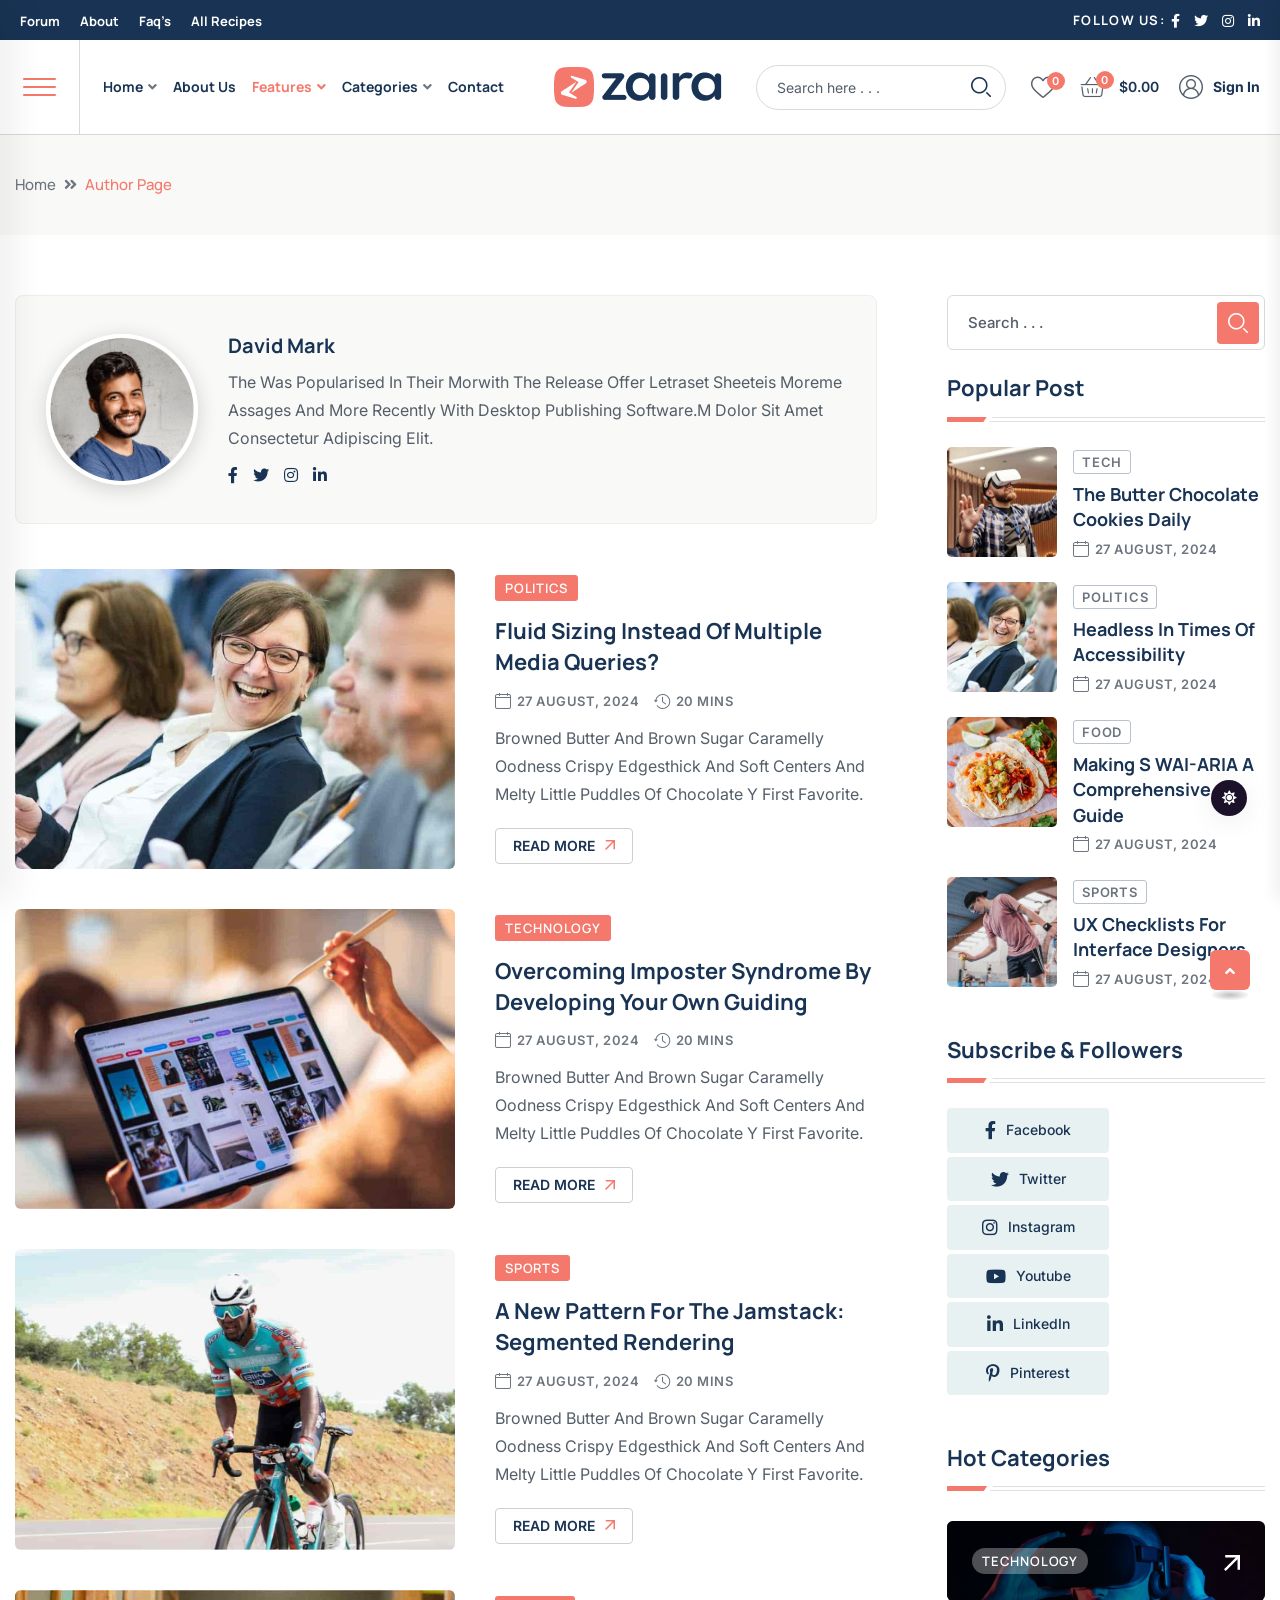
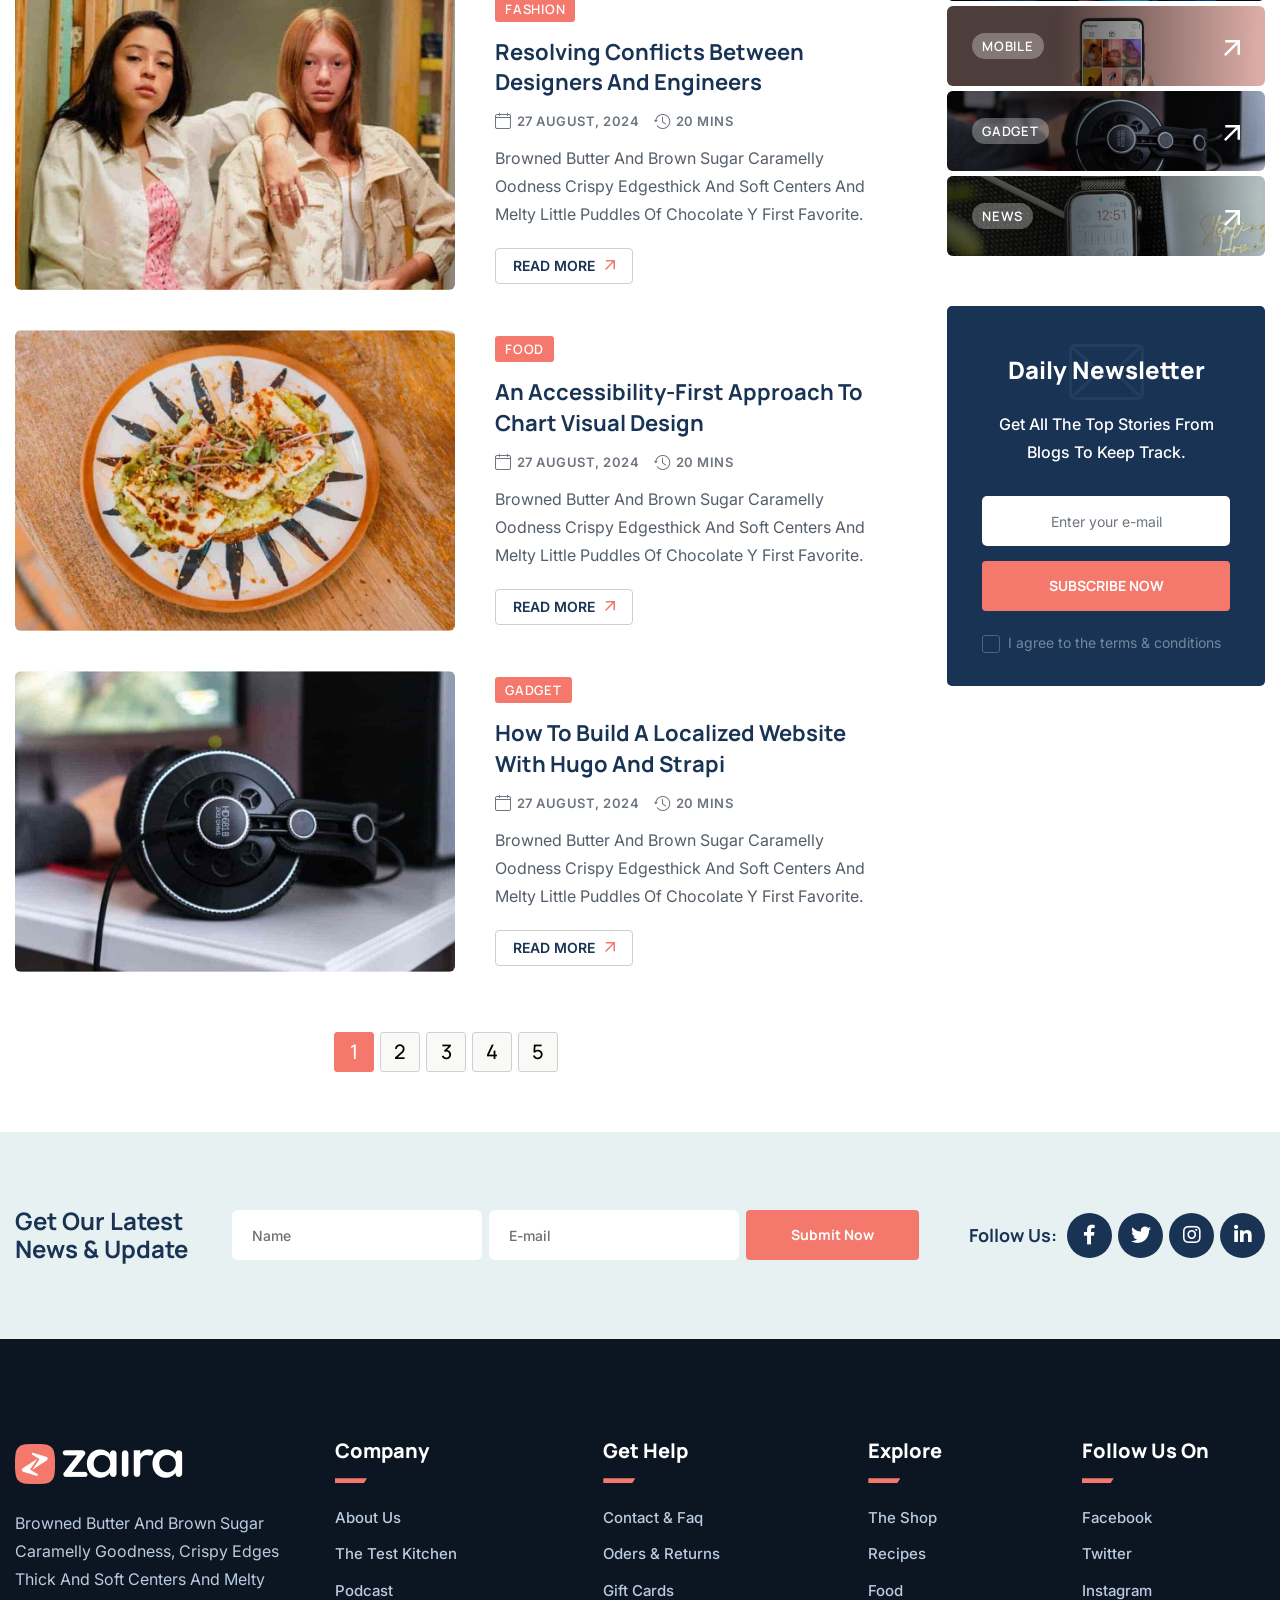
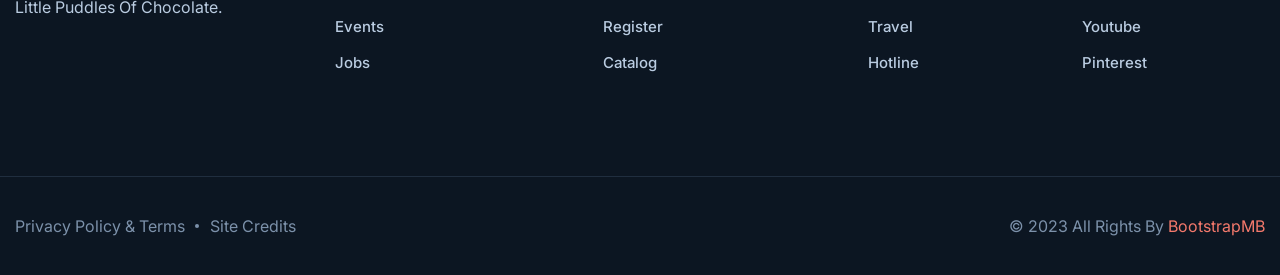
<file: author.html>
<!doctype html>
<html class="no-js" lang="en">
    <head>
        <meta charset="utf-8">
        <meta http-equiv="x-ua-compatible" content="ie=edge">
        <title>Zaira - News Magazine HTML Template</title>
        <meta name="description" content="Zaira - News Magazine HTML Template">
        <meta name="viewport" content="width=device-width, initial-scale=1">

		<link rel="shortcut icon" type="image/x-icon" href="assets/img/favicon.png">
        <!-- Place favicon.ico in the root directory -->

        <!-- CSS here -->
        <link rel="stylesheet" href="assets/css/bootstrap.min.css">
        <link rel="stylesheet" href="assets/css/animate.min.css">
        <link rel="stylesheet" href="assets/css/magnific-popup.css">
        <link rel="stylesheet" href="assets/css/fontawesome-all.min.css">
        <link rel="stylesheet" href="assets/css/flaticon.css">
        <link rel="stylesheet" href="assets/css/slick.css">
        <link rel="stylesheet" href="assets/css/swiper-bundle.css">
        <link rel="stylesheet" href="assets/css/default.css">
        <link rel="stylesheet" href="assets/css/style.css">
        <link rel="stylesheet" href="assets/css/responsive.css">
    </head>
    <body>

        <!-- preloader -->
        <div id="preloader">
            <div class="loader-inner">
                <div id="loader">
                    <h2 id="bg-loader">zaira<span>.</span></h2>
                    <h2 id="fg-loader">zaira<span>.</span></h2>
                </div>
            </div>
        </div>
        <!-- preloader-end -->

        <!-- Dark/Light-toggle -->
        <div class="darkmode-trigger">
            <label class="modeSwitch">
                <input type="checkbox">
                <span class="icon"></span>
            </label>
        </div>
        <!-- Dark/Light-toggle-end -->

		<!-- Scroll-top -->
        <button class="scroll-top scroll-to-target" data-target="html">
            <i class="fas fa-angle-up"></i>
        </button>
        <!-- Scroll-top-end-->

        <!-- header-area -->
        <header>
            <div id="header-fixed-height"></div>
            <div class="header-top-wrap">
                <div class="container-fluid p-0">
                    <div class="row align-items-center">
                        <div class="col-md-6">
                            <div class="header-top-menu">
                                <ul class="list-wrap">
                                    <li><a href="contact.html">Forum</a></li>
                                    <li><a href="about.html">About</a></li>
                                    <li><a href="contact.html">Faq’s</a></li>
                                    <li><a href="contact.html">All Recipes</a></li>
                                </ul>
                            </div>
                        </div>
                        <div class="col-md-6">
                            <div class="header-top-social">
                                <h5 class="title">Follow Us:</h5>
                                <ul class="list-wrap">
                                    <li><a href="#"><i class="fab fa-facebook-f"></i></a></li>
                                    <li><a href="#"><i class="fab fa-twitter"></i></a></li>
                                    <li><a href="#"><i class="fab fa-instagram"></i></a></li>
                                    <li><a href="#"><i class="fab fa-linkedin-in"></i></a></li>
                                </ul>
                            </div>
                        </div>
                    </div>
                </div>
            </div>
            <div id="sticky-header" class="menu-area">
                <div class="container-fluid p-0">
                    <div class="row g-0">
                        <div class="col-12">
                            <div class="menu-wrap">
                                <div class="row align-items-center g-0">
                                    <div class="col-xl-5">
                                        <div class="header-left-side">
                                            <div class="offcanvas-toggle">
                                                <a href="javascript:void(0)" class="menu-tigger">
                                                    <span></span>
                                                    <span></span>
                                                    <span></span>
                                                </a>
                                            </div>
                                            <div class="navbar-wrap main-menu d-none d-xl-flex">
                                                <ul class="navigation">
                                                    <li class="menu-item-has-children"><a href="#">Home</a>
                                                        <ul class="sub-menu">
                                                            <li><a href="index.html">Home 01 - Default</a></li>
                                                            <li><a href="index-2.html">Home 02 - Gaming</a></li>
                                                            <li><a href="index-3.html">Home 03 - Technology</a></li>
                                                            <li><a href="index-4.html">Home 04 - Travel</a></li>
                                                            <li><a href="index-5.html">Home 05 - Crypto</a></li>
                                                            <li><a href="index-6.html">Home 06 - Newspaper</a></li>
                                                        </ul>
                                                    </li>
                                                    <li><a href="about.html">About Us</a></li>
                                                    <li class="active menu-item-has-children"><a href="#">Features</a>
                                                        <ul class="sub-menu">
                                                            <li class="menu-item-has-children"><a href="#">Single Post Layout</a>
                                                                <ul class="sub-menu">
                                                                    <li><a href="blog-details.html">Single post 01</a></li>
                                                                    <li><a href="blog-details-two.html">Single post 02</a></li>
                                                                </ul>
                                                            </li>
                                                            <li class="active"><a href="author.html">Author Details</a></li>
                                                        </ul>
                                                    </li>
                                                    <li class="menu-item-has-children"><a href="#">Categories</a>
                                                        <ul class="sub-menu">
                                                            <li><a href="blog.html">Blog Default</a></li>
                                                            <li><a href="blog-2.html">Blog Layout 02</a></li>
                                                            <li><a href="blog-3.html">Blog Layout 03</a></li>
                                                        </ul>
                                                    </li>
                                                    <li><a href="contact.html">Contact</a></li>
                                                </ul>
                                            </div>
                                        </div>
                                    </div>
                                    <div class="col-xl-2 col-lg-3 col-md-4">
                                        <div class="logo text-center">
                                            <a href="index.html"><img src="assets/img/logo/logo.png" alt="Logo"></a>
                                        </div>
                                        <div class="logo d-none text-center">
                                            <a href="index.html"><img src="assets/img/logo/w_logo.png" alt="Logo"></a>
                                        </div>
                                    </div>
                                    <div class="col-xl-5 col-lg-9 col-md-8">
                                        <div class="header-right-side">
                                            <div class="header-search-wrap">
                                                <form action="#">
                                                    <input type="text" placeholder="Search here . . .">
                                                    <button type="submit"><i class="flaticon-search"></i></button>
                                                </form>
                                            </div>
                                            <div class="header-action d-none d-md-block">
                                                <ul class="list-wrap">
                                                    <li class="header-wishlist">
                                                        <a href="#"><i class="flaticon-heart"></i><span>0</span></a>
                                                    </li>
                                                    <li class="header-cart">
                                                        <a href="#"><i class="flaticon-basket"></i><span>0</span></a>
                                                        <strong>$0.00</strong>
                                                    </li>
                                                    <li class="header-sine-in">
                                                        <a href="contact.html"><i class="flaticon-user"></i>Sign In</a>
                                                    </li>
                                                </ul>
                                            </div>
                                        </div>
                                    </div>
                                </div>
                                <div class="mobile-nav-toggler"><i class="fas fa-bars"></i></div>
                            </div>

                            <!-- Mobile Menu  -->
                            <div class="mobile-menu">
                                <nav class="menu-box">
                                    <div class="close-btn"><i class="fas fa-times"></i></div>
                                    <div class="nav-logo">
                                        <a href="index.html"><img src="assets/img/logo/logo.png" alt="Logo"></a>
                                    </div>
                                    <div class="nav-logo d-none">
                                        <a href="index.html"><img src="assets/img/logo/w_logo.png" alt="Logo"></a>
                                    </div>
                                    <div class="mobile-search">
                                        <form action="#">
                                            <input type="text" placeholder="Search here...">
                                            <button><i class="flaticon-search"></i></button>
                                        </form>
                                    </div>
                                    <div class="menu-outer">
                                        <!--Here Menu Will Come Automatically Via Javascript / Same Menu as in Header-->
                                    </div>
                                    <div class="social-links">
                                        <ul class="clearfix list-wrap">
                                            <li><a href="#"><i class="fab fa-facebook-f"></i></a></li>
                                            <li><a href="#"><i class="fab fa-twitter"></i></a></li>
                                            <li><a href="#"><i class="fab fa-instagram"></i></a></li>
                                            <li><a href="#"><i class="fab fa-linkedin-in"></i></a></li>
                                            <li><a href="#"><i class="fab fa-youtube"></i></a></li>
                                        </ul>
                                    </div>
                                </nav>
                            </div>
                            <div class="menu-backdrop"></div>
                            <!-- End Mobile Menu -->

                        </div>
                    </div>
                </div>
            </div>

            <!-- offCanvas-area -->
            <div class="offCanvas-wrap">
                <div class="offCanvas-body">
                    <div class="offCanvas-toggle">
                        <span></span>
                        <span></span>
                    </div>
                    <div class="offCanvas-content">
                        <div class="offCanvas-logo logo">
                            <a href="index.html" class="logo-dark"><img src="assets/img/logo/logo.png" alt="Logo"></a>
                            <a href="index.html" class="logo-light"><img src="assets/img/logo/w_logo.png" alt="Logo"></a>
                        </div>
                        <p>The argument in favor of using filler text goes something like this: If you use any real content in the Consulting Process anytime you reach.</p>
                        <ul class="offCanvas-instagram list-wrap">
                            <li><a href="assets/img/blog/hr_post01.jpg" class="popup-image"><img src="assets/img/blog/hr_post01.jpg" alt="img"></a></li>
                            <li><a href="assets/img/blog/hr_post02.jpg" class="popup-image"><img src="assets/img/blog/hr_post02.jpg" alt="img"></a></li>
                            <li><a href="assets/img/blog/hr_post03.jpg" class="popup-image"><img src="assets/img/blog/hr_post03.jpg" alt="img"></a></li>
                            <li><a href="assets/img/blog/hr_post04.jpg" class="popup-image"><img src="assets/img/blog/hr_post04.jpg" alt="img"></a></li>
                            <li><a href="assets/img/blog/hr_post05.jpg" class="popup-image"><img src="assets/img/blog/hr_post05.jpg" alt="img"></a></li>
                            <li><a href="assets/img/blog/hr_post06.jpg" class="popup-image"><img src="assets/img/blog/hr_post06.jpg" alt="img"></a></li>
                        </ul>
                    </div>
                    <div class="offCanvas-contact">
                        <h4 class="title">Get In Touch</h4>
                        <ul class="offCanvas-contact-list list-wrap">
                            <li><i class="fas fa-envelope-open"></i><a href="mailto:info@webmail.com">info@webmail.com</a></li>
                            <li><i class="fas fa-phone"></i><a href="tel:88899988877">888 999 888 77</a></li>
                            <li><i class="fas fa-map-marker-alt"></i> 12/A, New Booston, NYC</li>
                        </ul>
                        <ul class="offCanvas-social list-wrap">
                            <li><a href="#"><i class="fab fa-facebook-f"></i></a></li>
                            <li><a href="#"><i class="fab fa-twitter"></i></a></li>
                            <li><a href="#"><i class="fab fa-linkedin-in"></i></a></li>
                            <li><a href="#"><i class="fab fa-youtube"></i></a></li>
                        </ul>
                    </div>
                </div>
            </div>
            <div class="offCanvas-overlay"></div>
            <!-- offCanvas-area-end -->
        </header>
        <!-- header-area-end -->


        <!-- main-area -->
        <main class="fix">

            <!-- breadcrumb-area -->
            <div class="breadcrumb-area">
                <div class="container">
                    <div class="row">
                        <div class="col-lg-12">
                            <div class="breadcrumb-content">
                                <nav aria-label="breadcrumb">
                                    <ol class="breadcrumb">
                                        <li class="breadcrumb-item"><a href="index.html">Home</a></li>
                                        <li class="breadcrumb-item active" aria-current="page">Author Page</li>
                                    </ol>
                                </nav>
                            </div>
                        </div>
                    </div>
                </div>
            </div>
            <!-- breadcrumb-area-end -->

            <!-- author-area -->
            <section class="author-area pt-60 pb-60">
                <div class="container">
                    <div class="author-inner-wrap">
                        <div class="row justify-content-center">
                            <div class="col-70">
                                <div class="author-wrap">
                                    <div class="author-thumb">
                                        <img src="assets/img/images/author_img.png" alt="">
                                    </div>
                                    <div class="author-content">
                                        <h4 class="name">David Mark</h4>
                                        <p>The was popularised in their morwith the release offer Letraset sheeteis Moreme assages and more recently with desktop publishing software.m dolor sit amet consectetur adipiscing elit.</p>
                                        <div class="author-social">
                                            <ul class="list-wrap">
                                                <li><a href="#"><i class="fab fa-facebook-f"></i></a></li>
                                                <li><a href="#"><i class="fab fa-twitter"></i></a></li>
                                                <li><a href="#"><i class="fab fa-instagram"></i></a></li>
                                                <li><a href="#"><i class="fab fa-linkedin-in"></i></a></li>
                                            </ul>
                                        </div>
                                    </div>
                                </div>
                                <div class="weekly-post-item-wrap">
                                    <div class="weekly-post-item weekly-post-four">
                                        <div class="weekly-post-thumb">
                                            <a href="blog-details.html"><img src="assets/img/blog/author_post01.jpg" alt=""></a>
                                        </div>
                                        <div class="weekly-post-content">
                                            <a href="blog.html" class="post-tag">Politics</a>
                                            <h2 class="post-title"><a href="blog-details.html">Fluid Sizing Instead Of Multiple Media Queries?</a></h2>
                                            <div class="blog-post-meta">
                                                <ul class="list-wrap">
                                                    <li><i class="flaticon-calendar"></i>27 August, 2024</li>
                                                    <li><i class="flaticon-history"></i>20 Mins</li>
                                                </ul>
                                            </div>
                                            <p>Browned butter and brown sugar caramelly oodness crispy edgesthick and soft centers and melty little puddles of chocolate y first favorite.</p>
                                            <div class="view-all-btn">
                                                <a href="blog-details.html" class="link-btn">Read More
                                                    <span class="svg-icon">
                                                        <svg xmlns="http://www.w3.org/2000/svg" viewBox="0 0 10 10" fill="none">
                                                            <path d="M1.07692 10L0 8.92308L7.38462 1.53846H0.769231V0H10V9.23077H8.46154V2.61538L1.07692 10Z" fill="currentColor" />
                                                            <path d="M1.07692 10L0 8.92308L7.38462 1.53846H0.769231V0H10V9.23077H8.46154V2.61538L1.07692 10Z" fill="currentColor" />
                                                        </svg>
                                                    </span>
                                                </a>
                                            </div>
                                        </div>
                                    </div>
                                    <div class="weekly-post-item weekly-post-four">
                                        <div class="weekly-post-thumb">
                                            <a href="blog-details.html"><img src="assets/img/blog/author_post02.jpg" alt=""></a>
                                        </div>
                                        <div class="weekly-post-content">
                                            <a href="blog.html" class="post-tag">Technology</a>
                                            <h2 class="post-title"><a href="blog-details.html">Overcoming Imposter Syndrome By Developing Your Own Guiding</a></h2>
                                            <div class="blog-post-meta">
                                                <ul class="list-wrap">
                                                    <li><i class="flaticon-calendar"></i>27 August, 2024</li>
                                                    <li><i class="flaticon-history"></i>20 Mins</li>
                                                </ul>
                                            </div>
                                            <p>Browned butter and brown sugar caramelly oodness crispy edgesthick and soft centers and melty little puddles of chocolate y first favorite.</p>
                                            <div class="view-all-btn">
                                                <a href="blog-details.html" class="link-btn">Read More
                                                    <span class="svg-icon">
                                                        <svg xmlns="http://www.w3.org/2000/svg" viewBox="0 0 10 10" fill="none">
                                                            <path d="M1.07692 10L0 8.92308L7.38462 1.53846H0.769231V0H10V9.23077H8.46154V2.61538L1.07692 10Z" fill="currentColor" />
                                                            <path d="M1.07692 10L0 8.92308L7.38462 1.53846H0.769231V0H10V9.23077H8.46154V2.61538L1.07692 10Z" fill="currentColor" />
                                                        </svg>
                                                    </span>
                                                </a>
                                            </div>
                                        </div>
                                    </div>
                                    <div class="weekly-post-item weekly-post-four">
                                        <div class="weekly-post-thumb">
                                            <a href="blog-details.html"><img src="assets/img/blog/author_post03.jpg" alt=""></a>
                                        </div>
                                        <div class="weekly-post-content">
                                            <a href="blog.html" class="post-tag">Sports</a>
                                            <h2 class="post-title"><a href="blog-details.html">A New Pattern For The Jamstack: Segmented Rendering</a></h2>
                                            <div class="blog-post-meta">
                                                <ul class="list-wrap">
                                                    <li><i class="flaticon-calendar"></i>27 August, 2024</li>
                                                    <li><i class="flaticon-history"></i>20 Mins</li>
                                                </ul>
                                            </div>
                                            <p>Browned butter and brown sugar caramelly oodness crispy edgesthick and soft centers and melty little puddles of chocolate y first favorite.</p>
                                            <div class="view-all-btn">
                                                <a href="blog-details.html" class="link-btn">Read More
                                                    <span class="svg-icon">
                                                        <svg xmlns="http://www.w3.org/2000/svg" viewBox="0 0 10 10" fill="none">
                                                            <path d="M1.07692 10L0 8.92308L7.38462 1.53846H0.769231V0H10V9.23077H8.46154V2.61538L1.07692 10Z" fill="currentColor" />
                                                            <path d="M1.07692 10L0 8.92308L7.38462 1.53846H0.769231V0H10V9.23077H8.46154V2.61538L1.07692 10Z" fill="currentColor" />
                                                        </svg>
                                                    </span>
                                                </a>
                                            </div>
                                        </div>
                                    </div>
                                    <div class="weekly-post-item weekly-post-four">
                                        <div class="weekly-post-thumb">
                                            <a href="blog-details.html"><img src="assets/img/blog/author_post04.jpg" alt=""></a>
                                        </div>
                                        <div class="weekly-post-content">
                                            <a href="blog.html" class="post-tag">Fashion</a>
                                            <h2 class="post-title"><a href="blog-details.html">Resolving Conflicts Between Designers And Engineers</a></h2>
                                            <div class="blog-post-meta">
                                                <ul class="list-wrap">
                                                    <li><i class="flaticon-calendar"></i>27 August, 2024</li>
                                                    <li><i class="flaticon-history"></i>20 Mins</li>
                                                </ul>
                                            </div>
                                            <p>Browned butter and brown sugar caramelly oodness crispy edgesthick and soft centers and melty little puddles of chocolate y first favorite.</p>
                                            <div class="view-all-btn">
                                                <a href="blog-details.html" class="link-btn">Read More
                                                    <span class="svg-icon">
                                                        <svg xmlns="http://www.w3.org/2000/svg" viewBox="0 0 10 10" fill="none">
                                                            <path d="M1.07692 10L0 8.92308L7.38462 1.53846H0.769231V0H10V9.23077H8.46154V2.61538L1.07692 10Z" fill="currentColor" />
                                                            <path d="M1.07692 10L0 8.92308L7.38462 1.53846H0.769231V0H10V9.23077H8.46154V2.61538L1.07692 10Z" fill="currentColor" />
                                                        </svg>
                                                    </span>
                                                </a>
                                            </div>
                                        </div>
                                    </div>
                                    <div class="weekly-post-item weekly-post-four">
                                        <div class="weekly-post-thumb">
                                            <a href="blog-details.html"><img src="assets/img/blog/author_post05.jpg" alt=""></a>
                                        </div>
                                        <div class="weekly-post-content">
                                            <a href="blog.html" class="post-tag">Food</a>
                                            <h2 class="post-title"><a href="blog-details.html">An Accessibility-First Approach To Chart Visual Design</a></h2>
                                            <div class="blog-post-meta">
                                                <ul class="list-wrap">
                                                    <li><i class="flaticon-calendar"></i>27 August, 2024</li>
                                                    <li><i class="flaticon-history"></i>20 Mins</li>
                                                </ul>
                                            </div>
                                            <p>Browned butter and brown sugar caramelly oodness crispy edgesthick and soft centers and melty little puddles of chocolate y first favorite.</p>
                                            <div class="view-all-btn">
                                                <a href="blog-details.html" class="link-btn">Read More
                                                    <span class="svg-icon">
                                                        <svg xmlns="http://www.w3.org/2000/svg" viewBox="0 0 10 10" fill="none">
                                                            <path d="M1.07692 10L0 8.92308L7.38462 1.53846H0.769231V0H10V9.23077H8.46154V2.61538L1.07692 10Z" fill="currentColor" />
                                                            <path d="M1.07692 10L0 8.92308L7.38462 1.53846H0.769231V0H10V9.23077H8.46154V2.61538L1.07692 10Z" fill="currentColor" />
                                                        </svg>
                                                    </span>
                                                </a>
                                            </div>
                                        </div>
                                    </div>
                                    <div class="weekly-post-item weekly-post-four">
                                        <div class="weekly-post-thumb">
                                            <a href="blog-details.html"><img src="assets/img/blog/author_post06.jpg" alt=""></a>
                                        </div>
                                        <div class="weekly-post-content">
                                            <a href="blog.html" class="post-tag">Gadget</a>
                                            <h2 class="post-title"><a href="blog-details.html">How To Build A Localized Website With Hugo And Strapi</a></h2>
                                            <div class="blog-post-meta">
                                                <ul class="list-wrap">
                                                    <li><i class="flaticon-calendar"></i>27 August, 2024</li>
                                                    <li><i class="flaticon-history"></i>20 Mins</li>
                                                </ul>
                                            </div>
                                            <p>Browned butter and brown sugar caramelly oodness crispy edgesthick and soft centers and melty little puddles of chocolate y first favorite.</p>
                                            <div class="view-all-btn">
                                                <a href="blog-details.html" class="link-btn">Read More
                                                    <span class="svg-icon">
                                                        <svg xmlns="http://www.w3.org/2000/svg" viewBox="0 0 10 10" fill="none">
                                                            <path d="M1.07692 10L0 8.92308L7.38462 1.53846H0.769231V0H10V9.23077H8.46154V2.61538L1.07692 10Z" fill="currentColor" />
                                                            <path d="M1.07692 10L0 8.92308L7.38462 1.53846H0.769231V0H10V9.23077H8.46154V2.61538L1.07692 10Z" fill="currentColor" />
                                                        </svg>
                                                    </span>
                                                </a>
                                            </div>
                                        </div>
                                    </div>
                                </div>
                                <div class="pagination-wrap mt-60">
                                    <nav aria-label="Page navigation example">
                                        <ul class="pagination list-wrap">
                                            <li class="page-item active"><a class="page-link" href="#">1</a></li>
                                            <li class="page-item"><a class="page-link" href="#">2</a></li>
                                            <li class="page-item"><a class="page-link" href="#">3</a></li>
                                            <li class="page-item"><a class="page-link" href="#">4</a></li>
                                            <li class="page-item"><a class="page-link" href="#">5</a></li>
                                        </ul>
                                    </nav>
                                </div>
                            </div>
                            <div class="col-30">
                                <div class="sidebar-wrap">
                                    <div class="sidebar-widget">
                                        <div class="sidebar-search">
                                            <form action="#">
                                                <input type="text" placeholder="Search . . .">
                                                <button type="submit"><i class="flaticon-search"></i></button>
                                            </form>
                                        </div>
                                    </div>
                                    <div class="sidebar-widget sidebar-widget-two">
                                        <div class="widget-title mb-25">
                                            <h2 class="title">Popular Post</h2>
                                            <div class="section-title-line"></div>
                                        </div>
                                        <div class="popular-post-wrap">
                                            <div class="popular-post">
                                                <div class="thumb">
                                                    <a href="blog-details.html"><img src="assets/img/blog/author_popular_post01.jpg" alt=""></a>
                                                </div>
                                                <div class="content">
                                                    <a href="blog.html" class="post-tag-two">Tech</a>
                                                    <h2 class="post-title"><a href="blog-details.html">The Butter Chocolate
                                                    Cookies Daily</a></h2>
                                                    <div class="blog-post-meta">
                                                        <ul class="list-wrap">
                                                            <li><i class="flaticon-calendar"></i>27 August, 2024</li>
                                                        </ul>
                                                    </div>
                                                </div>
                                            </div>
                                            <div class="popular-post">
                                                <div class="thumb">
                                                    <a href="blog-details.html"><img src="assets/img/blog/author_popular_post02.jpg" alt=""></a>
                                                </div>
                                                <div class="content">
                                                    <a href="blog.html" class="post-tag-two">Politics</a>
                                                    <h2 class="post-title"><a href="blog-details.html">Headless In Times Of Accessibility</a></h2>
                                                    <div class="blog-post-meta">
                                                        <ul class="list-wrap">
                                                            <li><i class="flaticon-calendar"></i>27 August, 2024</li>
                                                        </ul>
                                                    </div>
                                                </div>
                                            </div>
                                            <div class="popular-post">
                                                <div class="thumb">
                                                    <a href="blog-details.html"><img src="assets/img/blog/author_popular_post03.jpg" alt=""></a>
                                                </div>
                                                <div class="content">
                                                    <a href="blog.html" class="post-tag-two">Food</a>
                                                    <h2 class="post-title"><a href="blog-details.html">Making S WAI-ARIA A Comprehensive Guide</a></h2>
                                                    <div class="blog-post-meta">
                                                        <ul class="list-wrap">
                                                            <li><i class="flaticon-calendar"></i>27 August, 2024</li>
                                                        </ul>
                                                    </div>
                                                </div>
                                            </div>
                                            <div class="popular-post">
                                                <div class="thumb">
                                                    <a href="blog-details.html"><img src="assets/img/blog/author_popular_post04.jpg" alt=""></a>
                                                </div>
                                                <div class="content">
                                                    <a href="blog.html" class="post-tag-two">Sports</a>
                                                    <h2 class="post-title"><a href="blog-details.html">UX Checklists For Interface Designers</a></h2>
                                                    <div class="blog-post-meta">
                                                        <ul class="list-wrap">
                                                            <li><i class="flaticon-calendar"></i>27 August, 2024</li>
                                                        </ul>
                                                    </div>
                                                </div>
                                            </div>
                                        </div>
                                    </div>
                                    <div class="sidebar-widget sidebar-widget-two">
                                        <div class="widget-title mb-25">
                                            <h2 class="title">Subscribe & Followers</h2>
                                            <div class="section-title-line"></div>
                                        </div>
                                        <div class="sidebar-social-wrap">
                                            <ul class="list-wrap">
                                                <li><a href="#"><i class="fab fa-facebook-f"></i>facebook</a></li>
                                                <li><a href="#"><i class="fab fa-twitter"></i>twitter</a></li>
                                                <li><a href="#"><i class="fab fa-instagram"></i>instagram</a></li>
                                                <li><a href="#"><i class="fab fa-youtube"></i>youtube</a></li>
                                                <li><a href="#"><i class="fab fa-linkedin-in"></i>LinkedIn</a></li>
                                                <li><a href="#"><i class="fab fa-pinterest-p"></i>Pinterest</a></li>
                                            </ul>
                                        </div>
                                    </div>
                                    <div class="sidebar-widget sidebar-widget-two">
                                        <div class="widget-title mb-30">
                                            <h6 class="title">Hot Categories</h6>
                                            <div class="section-title-line"></div>
                                        </div>
                                        <div class="sidebar-categories">
                                            <ul class="list-wrap">
                                                <li>
                                                    <a href="blog.html" data-background="assets/img/images/t_cat_img01.jpg">
                                                        <span class="post-tag post-tag-three">Technology</span>
                                                        <span class="right-arrow">
                                                            <svg xmlns="http://www.w3.org/2000/svg" viewBox="0 0 16 16" fill="none">
                                                                <path d="M1.72308 16L0 14.2769L11.8154 2.46154H1.23077V0H16V14.7692H13.5385V4.18462L1.72308 16Z" fill="currentcolor"></path>
                                                                <path d="M1.72308 16L0 14.2769L11.8154 2.46154H1.23077V0H16V14.7692H13.5385V4.18462L1.72308 16Z" fill="currentcolor"></path>
                                                            </svg>
                                                        </span>
                                                    </a>
                                                </li>
                                                <li>
                                                    <a href="blog.html" data-background="assets/img/images/t_cat_img02.jpg">
                                                        <span class="post-tag post-tag-three">Mobile</span>
                                                        <span class="right-arrow">
                                                            <svg xmlns="http://www.w3.org/2000/svg" viewBox="0 0 16 16" fill="none">
                                                                <path d="M1.72308 16L0 14.2769L11.8154 2.46154H1.23077V0H16V14.7692H13.5385V4.18462L1.72308 16Z" fill="currentcolor"></path>
                                                                <path d="M1.72308 16L0 14.2769L11.8154 2.46154H1.23077V0H16V14.7692H13.5385V4.18462L1.72308 16Z" fill="currentcolor"></path>
                                                            </svg>
                                                        </span>
                                                    </a>
                                                </li>
                                                <li>
                                                    <a href="blog.html" data-background="assets/img/images/t_cat_img03.jpg">
                                                        <span class="post-tag post-tag-three">Gadget</span>
                                                        <span class="right-arrow">
                                                            <svg xmlns="http://www.w3.org/2000/svg" viewBox="0 0 16 16" fill="none">
                                                                <path d="M1.72308 16L0 14.2769L11.8154 2.46154H1.23077V0H16V14.7692H13.5385V4.18462L1.72308 16Z" fill="currentcolor"></path>
                                                                <path d="M1.72308 16L0 14.2769L11.8154 2.46154H1.23077V0H16V14.7692H13.5385V4.18462L1.72308 16Z" fill="currentcolor"></path>
                                                            </svg>
                                                        </span>
                                                    </a>
                                                </li>
                                                <li>
                                                    <a href="blog.html" data-background="assets/img/images/t_cat_img04.jpg">
                                                        <span class="post-tag post-tag-three">News</span>
                                                        <span class="right-arrow">
                                                            <svg xmlns="http://www.w3.org/2000/svg" viewBox="0 0 16 16" fill="none">
                                                                <path d="M1.72308 16L0 14.2769L11.8154 2.46154H1.23077V0H16V14.7692H13.5385V4.18462L1.72308 16Z" fill="currentcolor"></path>
                                                                <path d="M1.72308 16L0 14.2769L11.8154 2.46154H1.23077V0H16V14.7692H13.5385V4.18462L1.72308 16Z" fill="currentcolor"></path>
                                                            </svg>
                                                        </span>
                                                    </a>
                                                </li>
                                            </ul>
                                        </div>
                                    </div>
                                    <div class="sidebar-widget sidebar-widget-two">
                                        <div class="sidebar-newsletter">
                                            <div class="icon"><i class="flaticon-envelope"></i></div>
                                            <h4 class="title">Daily Newsletter</h4>
                                            <p>Get all the top stories from Blogs to keep track.</p>
                                            <div class="sidebar-newsletter-form-two">
                                                <form action="#">
                                                    <div class="form-grp">
                                                        <input type="text" placeholder="Enter your e-mail">
                                                        <button type="submit" class="btn">Subscribe Now</button>
                                                    </div>
                                                    <div class="form-check">
                                                        <input type="checkbox" class="form-check-input" id="checkbox">
                                                        <label for="checkbox">I agree to the terms & conditions</label>
                                                    </div>
                                                </form>
                                            </div>
                                        </div>
                                    </div>
                                </div>
                            </div>
                        </div>
                    </div>
                </div>
            </section>
            <!-- author-area-end -->

            <!-- newsletter-area -->
            <section class="newsletter-area-three">
                <div class="container">
                    <div class="row">
                        <div class="col-lg-12">
                            <div class="newsletter-wrap-three">
                                <div class="newsletter-content">
                                    <h2 class="title">Get Our Latest News & Update</h2>
                                </div>
                                <div class="newsletter-form">
                                    <form action="#">
                                        <div class="form-grp">
                                            <input type="text" placeholder="Name">
                                        </div>
                                        <div class="form-grp">
                                            <input type="email" placeholder="E-mail">
                                        </div>
                                        <button type="submit" class="btn">Submit Now</button>
                                    </form>
                                </div>
                                <div class="newsletter-social">
                                    <h4 class="title">Follow Us:</h4>
                                    <ul class="list-wrap">
                                        <li><a href="#"><i class="fab fa-facebook-f"></i></a></li>
                                        <li><a href="#"><i class="fab fa-twitter"></i></a></li>
                                        <li><a href="#"><i class="fab fa-instagram"></i></a></li>
                                        <li><a href="#"><i class="fab fa-linkedin-in"></i></a></li>
                                    </ul>
                                </div>
                            </div>
                        </div>
                    </div>
                </div>
            </section>
            <!-- newsletter-area-end -->

        </main>
        <!-- main-area-end -->

        <!-- footer-area -->
        <footer>
            <div class="footer-area">
                <div class="footer-top">
                    <div class="container">
                        <div class="row">
                            <div class="col-lg-3 col-md-7">
                                <div class="footer-widget">
                                    <div class="fw-logo">
                                        <a href="index.html"><img src="assets/img/logo/w_logo.png" alt=""></a>
                                    </div>
                                    <div class="footer-content">
                                        <p>Browned butter and brown sugar caramelly goodness, crispy edges thick and soft centers and melty little puddles of chocolate.</p>
                                    </div>
                                </div>
                            </div>
                            <div class="col-lg-2 col-md-5 col-sm-6">
                                <div class="footer-widget">
                                    <h4 class="fw-title">Company</h4>
                                    <div class="footer-link-wrap">
                                        <ul class="list-wrap">
                                            <li><a href="about.html">About Us</a></li>
                                            <li><a href="contact.html">The Test Kitchen</a></li>
                                            <li><a href="contact.html">Podcast</a></li>
                                            <li><a href="contact.html">Events</a></li>
                                            <li><a href="contact.html">Jobs</a></li>
                                        </ul>
                                    </div>
                                </div>
                            </div>
                            <div class="col-lg-3 col-md-4 col-sm-6">
                                <div class="footer-widget">
                                    <h4 class="fw-title">Get Help</h4>
                                    <div class="footer-link-wrap">
                                        <ul class="list-wrap">
                                            <li><a href="contact.html">Contact & Faq</a></li>
                                            <li><a href="contact.html">Oders & Returns</a></li>
                                            <li><a href="contact.html">Gift Cards</a></li>
                                            <li><a href="contact.html">Register</a></li>
                                            <li><a href="contact.html">Catalog</a></li>
                                        </ul>
                                    </div>
                                </div>
                            </div>
                            <div class="col-lg-2 col-md-4 col-sm-6">
                                <div class="footer-widget">
                                    <h4 class="fw-title">Explore</h4>
                                    <div class="footer-link-wrap">
                                        <ul class="list-wrap">
                                            <li><a href="contact.html">The Shop</a></li>
                                            <li><a href="contact.html">Recipes</a></li>
                                            <li><a href="contact.html">Food</a></li>
                                            <li><a href="contact.html">Travel</a></li>
                                            <li><a href="contact.html">Hotline</a></li>
                                        </ul>
                                    </div>
                                </div>
                            </div>
                            <div class="col-lg-2 col-md-4 col-sm-6">
                                <div class="footer-widget">
                                    <h4 class="fw-title">Follow us On</h4>
                                    <div class="footer-link-wrap">
                                        <ul class="list-wrap">
                                            <li><a href="#">facebook</a></li>
                                            <li><a href="#">Twitter</a></li>
                                            <li><a href="#">Instagram</a></li>
                                            <li><a href="#">Youtube</a></li>
                                            <li><a href="#">Pinterest</a></li>
                                        </ul>
                                    </div>
                                </div>
                            </div>
                        </div>
                    </div>
                </div>
                <div class="footer-bottom">
                    <div class="container">
                        <div class="row">
                            <div class="col-md-6">
                                <div class="footer-bottom-menu">
                                    <ul class="list-wrap">
                                        <li><a href="contact.html">Privacy Policy & Terms</a></li>
                                        <li><a href="contact.html">Site Credits</a></li>
                                    </ul>
                                </div>
                            </div>
                            <div class="col-md-6">
                                <div class="copyright-text">
                                    <p>© 2023 All Rights By <a href="https://www.bootstrapmb.com">bootstrapMB</a></p>
                                </div>
                            </div>
                        </div>
                    </div>
                </div>
            </div>
        </footer>
        <!-- footer-area-end -->


        <!-- JS here -->
        <script src="assets/js/vendor/jquery-3.6.0.min.js"></script>
        <script src="assets/js/bootstrap.min.js"></script>
        <script src="assets/js/jquery.magnific-popup.min.js"></script>
        <script src="assets/js/slick.min.js"></script>
        <script src="assets/js/swiper-bundle.js"></script>
        <script src="assets/js/ajax-form.js"></script>
        <script src="assets/js/wow.min.js"></script>
        <script src="assets/js/main.js"></script>
    </body>
</html>
</file>
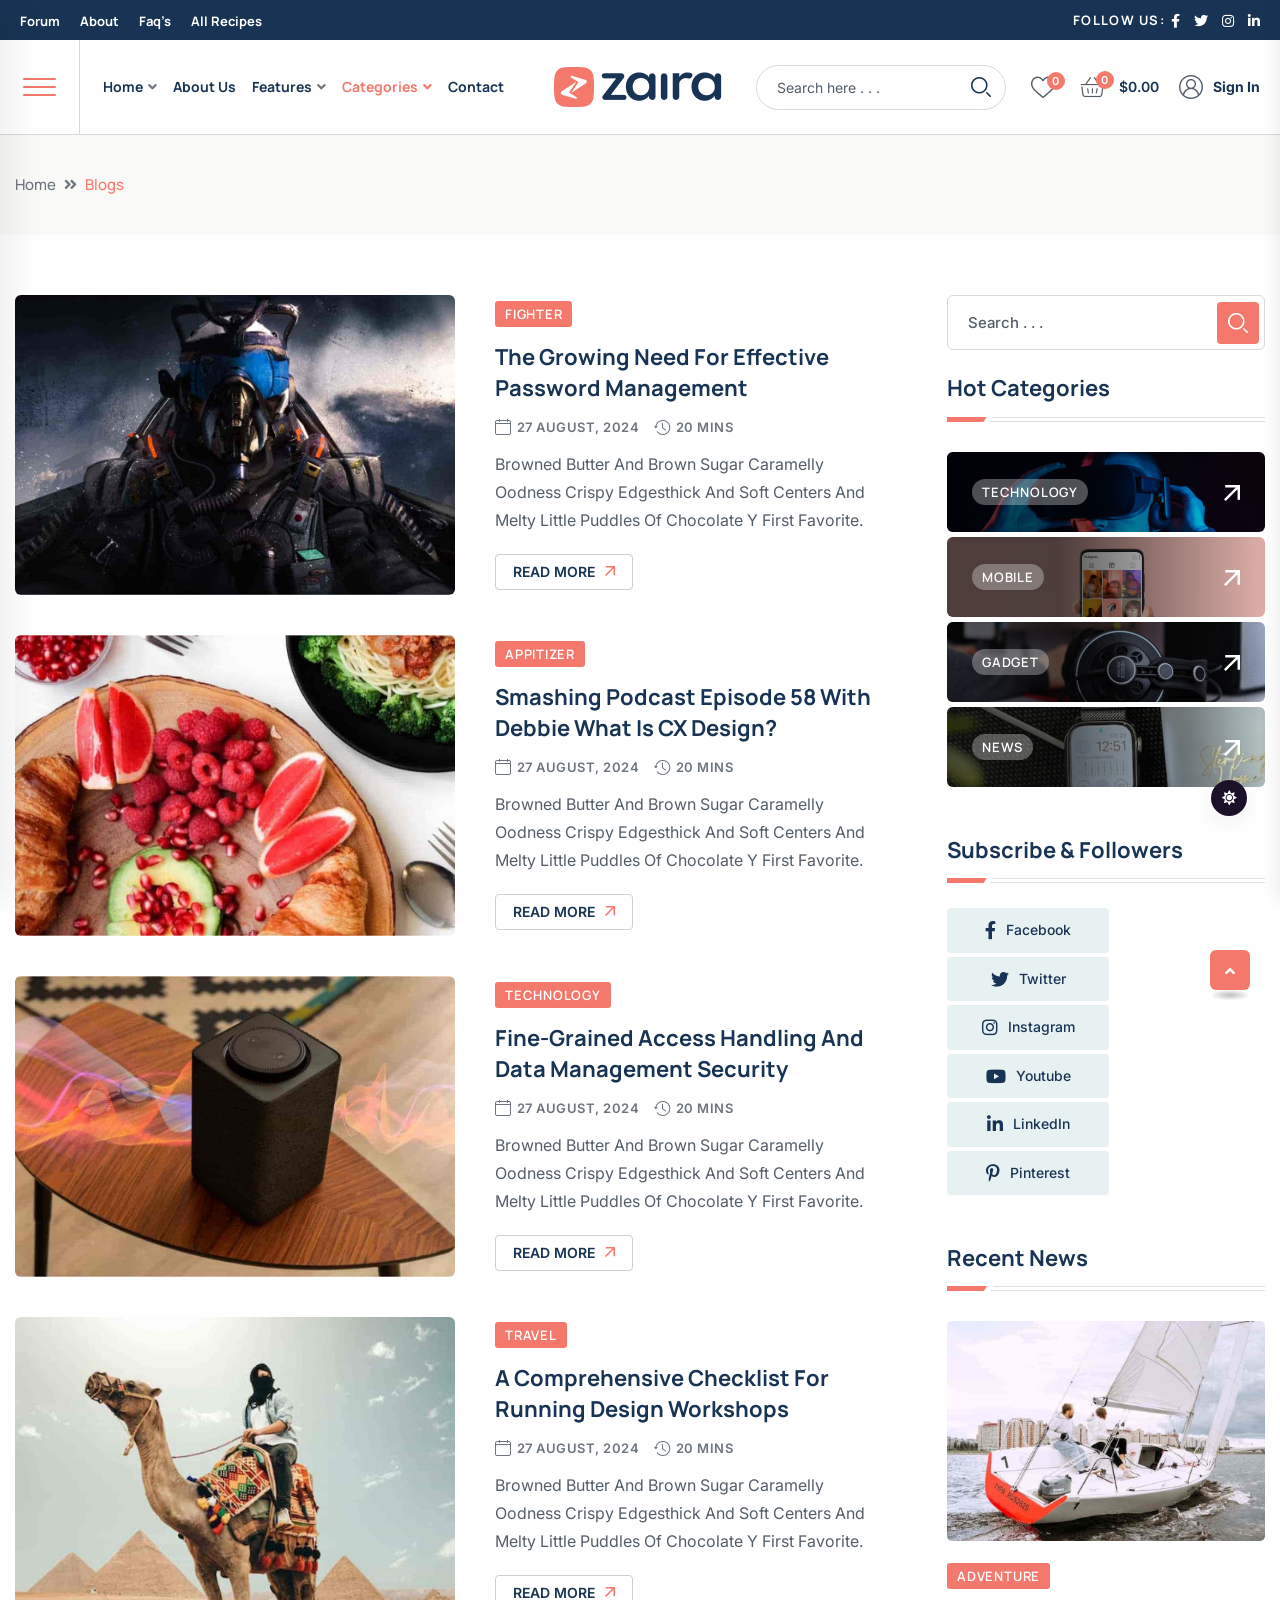
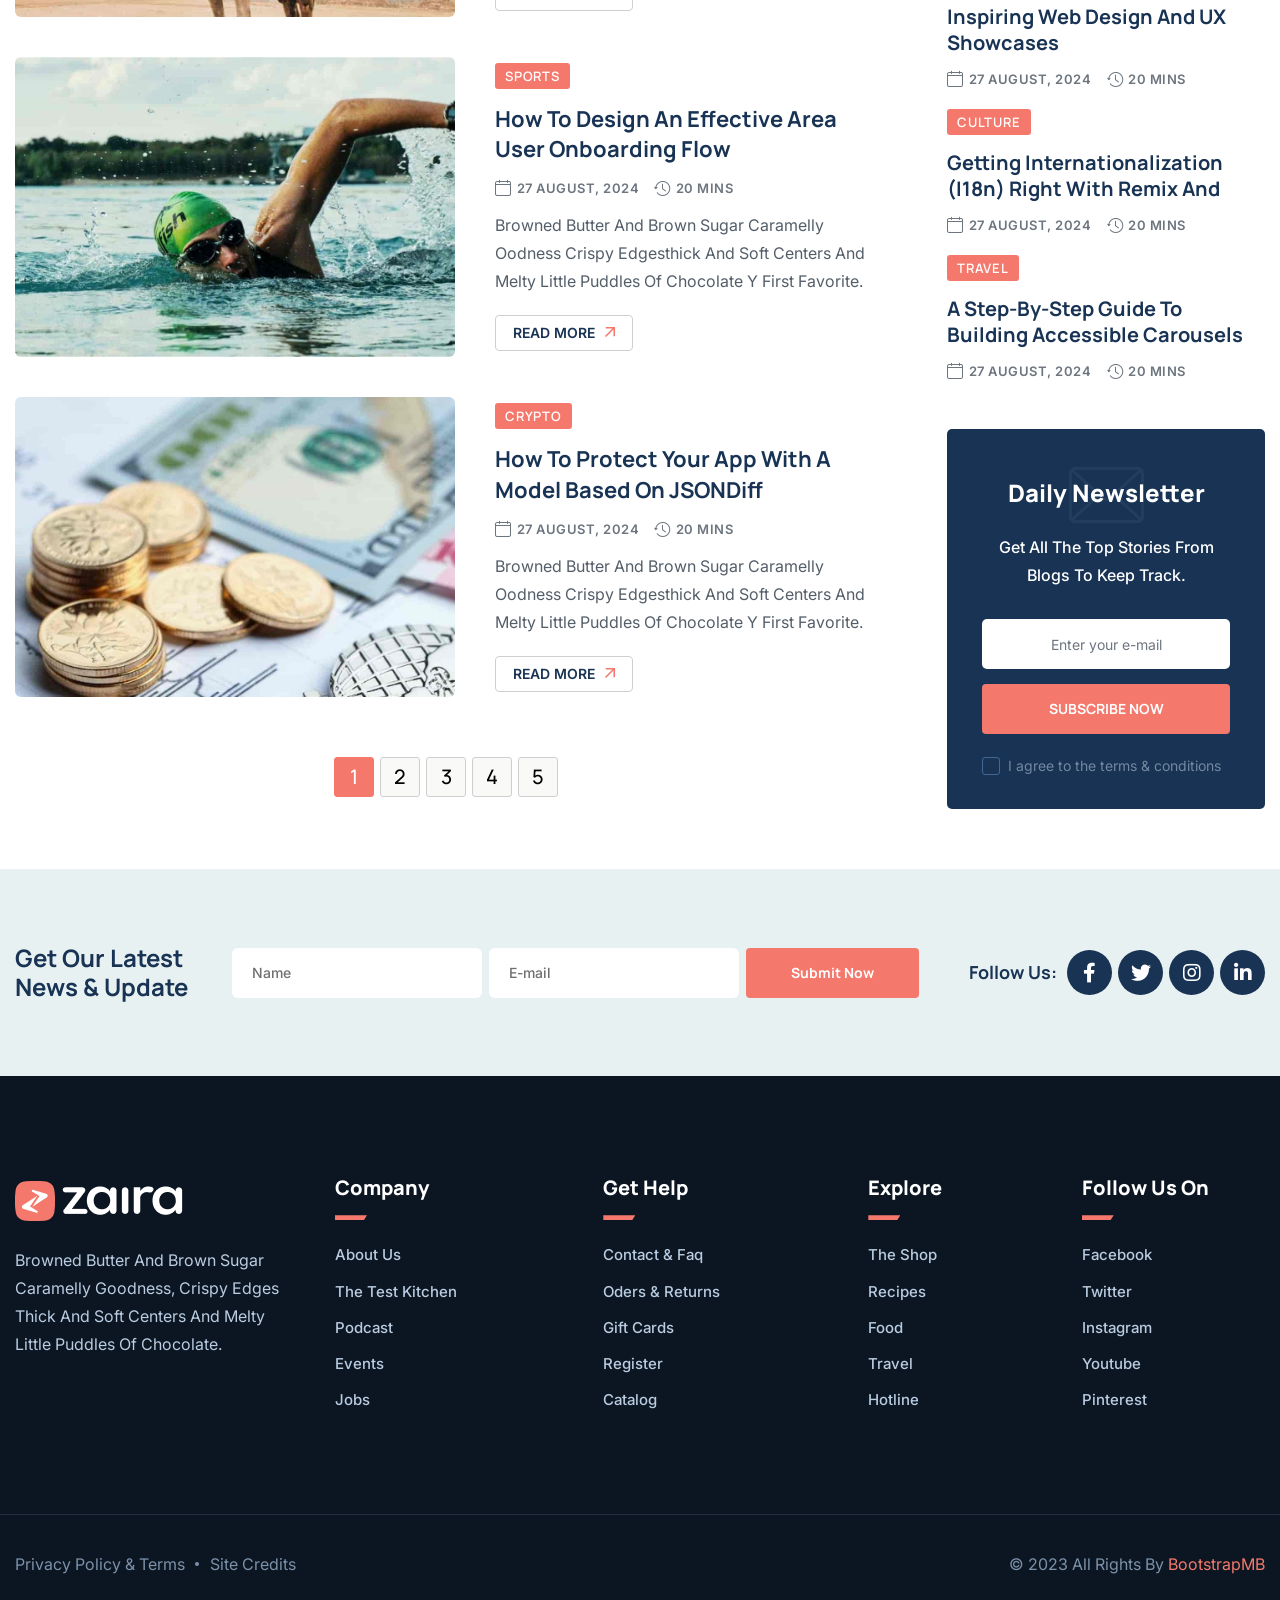
<file: blog-2.html>
<!doctype html>
<html class="no-js" lang="en">
    <head>
        <meta charset="utf-8">
        <meta http-equiv="x-ua-compatible" content="ie=edge">
        <title>Zaira - News Magazine HTML Template</title>
        <meta name="description" content="Zaira - News Magazine HTML Template">
        <meta name="viewport" content="width=device-width, initial-scale=1">

		<link rel="shortcut icon" type="image/x-icon" href="assets/img/favicon.png">
        <!-- Place favicon.ico in the root directory -->

        <!-- CSS here -->
        <link rel="stylesheet" href="assets/css/bootstrap.min.css">
        <link rel="stylesheet" href="assets/css/animate.min.css">
        <link rel="stylesheet" href="assets/css/magnific-popup.css">
        <link rel="stylesheet" href="assets/css/fontawesome-all.min.css">
        <link rel="stylesheet" href="assets/css/flaticon.css">
        <link rel="stylesheet" href="assets/css/slick.css">
        <link rel="stylesheet" href="assets/css/swiper-bundle.css">
        <link rel="stylesheet" href="assets/css/default.css">
        <link rel="stylesheet" href="assets/css/style.css">
        <link rel="stylesheet" href="assets/css/responsive.css">
    </head>
    <body>

        <!-- preloader -->
        <div id="preloader">
            <div class="loader-inner">
                <div id="loader">
                    <h2 id="bg-loader">zaira<span>.</span></h2>
                    <h2 id="fg-loader">zaira<span>.</span></h2>
                </div>
            </div>
        </div>
        <!-- preloader-end -->

        <!-- Dark/Light-toggle -->
        <div class="darkmode-trigger">
            <label class="modeSwitch">
                <input type="checkbox">
                <span class="icon"></span>
            </label>
        </div>
        <!-- Dark/Light-toggle-end -->

		<!-- Scroll-top -->
        <button class="scroll-top scroll-to-target" data-target="html">
            <i class="fas fa-angle-up"></i>
        </button>
        <!-- Scroll-top-end-->

        <!-- header-area -->
        <header>
            <div id="header-fixed-height"></div>
            <div class="header-top-wrap">
                <div class="container-fluid p-0">
                    <div class="row align-items-center">
                        <div class="col-md-6">
                            <div class="header-top-menu">
                                <ul class="list-wrap">
                                    <li><a href="contact.html">Forum</a></li>
                                    <li><a href="about.html">About</a></li>
                                    <li><a href="contact.html">Faq’s</a></li>
                                    <li><a href="contact.html">All Recipes</a></li>
                                </ul>
                            </div>
                        </div>
                        <div class="col-md-6">
                            <div class="header-top-social">
                                <h5 class="title">Follow Us:</h5>
                                <ul class="list-wrap">
                                    <li><a href="#"><i class="fab fa-facebook-f"></i></a></li>
                                    <li><a href="#"><i class="fab fa-twitter"></i></a></li>
                                    <li><a href="#"><i class="fab fa-instagram"></i></a></li>
                                    <li><a href="#"><i class="fab fa-linkedin-in"></i></a></li>
                                </ul>
                            </div>
                        </div>
                    </div>
                </div>
            </div>
            <div id="sticky-header" class="menu-area">
                <div class="container-fluid p-0">
                    <div class="row g-0">
                        <div class="col-12">
                            <div class="menu-wrap">
                                <div class="row align-items-center g-0">
                                    <div class="col-xl-5">
                                        <div class="header-left-side">
                                            <div class="offcanvas-toggle">
                                                <a href="javascript:void(0)" class="menu-tigger">
                                                    <span></span>
                                                    <span></span>
                                                    <span></span>
                                                </a>
                                            </div>
                                            <div class="navbar-wrap main-menu d-none d-xl-flex">
                                                <ul class="navigation">
                                                    <li class="menu-item-has-children"><a href="#">Home</a>
                                                        <ul class="sub-menu">
                                                            <li><a href="index.html">Home 01 - Default</a></li>
                                                            <li><a href="index-2.html">Home 02 - Gaming</a></li>
                                                            <li><a href="index-3.html">Home 03 - Technology</a></li>
                                                            <li><a href="index-4.html">Home 04 - Travel</a></li>
                                                            <li><a href="index-5.html">Home 05 - Crypto</a></li>
                                                            <li><a href="index-6.html">Home 06 - Newspaper</a></li>
                                                        </ul>
                                                    </li>
                                                    <li><a href="about.html">About Us</a></li>
                                                    <li class="menu-item-has-children"><a href="#">Features</a>
                                                        <ul class="sub-menu">
                                                            <li class="menu-item-has-children"><a href="#">Single Post Layout</a>
                                                                <ul class="sub-menu">
                                                                    <li><a href="blog-details.html">Single post 01</a></li>
                                                                    <li><a href="blog-details-two.html">Single post 02</a></li>
                                                                </ul>
                                                            </li>
                                                            <li><a href="author.html">Author Details</a></li>
                                                        </ul>
                                                    </li>
                                                    <li class="active menu-item-has-children"><a href="#">Categories</a>
                                                        <ul class="sub-menu">
                                                            <li><a href="blog.html">Blog Default</a></li>
                                                            <li class="active"><a href="blog-2.html">Blog Layout 02</a></li>
                                                            <li><a href="blog-3.html">Blog Layout 03</a></li>
                                                        </ul>
                                                    </li>
                                                    <li><a href="contact.html">Contact</a></li>
                                                </ul>
                                            </div>
                                        </div>
                                    </div>
                                    <div class="col-xl-2 col-lg-3 col-md-4">
                                        <div class="logo text-center">
                                            <a href="index.html"><img src="assets/img/logo/logo.png" alt="Logo"></a>
                                        </div>
                                        <div class="logo d-none text-center">
                                            <a href="index.html"><img src="assets/img/logo/w_logo.png" alt="Logo"></a>
                                        </div>
                                    </div>
                                    <div class="col-xl-5 col-lg-9 col-md-8">
                                        <div class="header-right-side">
                                            <div class="header-search-wrap">
                                                <form action="#">
                                                    <input type="text" placeholder="Search here . . .">
                                                    <button type="submit"><i class="flaticon-search"></i></button>
                                                </form>
                                            </div>
                                            <div class="header-action d-none d-md-block">
                                                <ul class="list-wrap">
                                                    <li class="header-wishlist">
                                                        <a href="#"><i class="flaticon-heart"></i><span>0</span></a>
                                                    </li>
                                                    <li class="header-cart">
                                                        <a href="#"><i class="flaticon-basket"></i><span>0</span></a>
                                                        <strong>$0.00</strong>
                                                    </li>
                                                    <li class="header-sine-in">
                                                        <a href="contact.html"><i class="flaticon-user"></i>Sign In</a>
                                                    </li>
                                                </ul>
                                            </div>
                                        </div>
                                    </div>
                                </div>
                                <div class="mobile-nav-toggler"><i class="fas fa-bars"></i></div>
                            </div>

                            <!-- Mobile Menu  -->
                            <div class="mobile-menu">
                                <nav class="menu-box">
                                    <div class="close-btn"><i class="fas fa-times"></i></div>
                                    <div class="nav-logo">
                                        <a href="index.html"><img src="assets/img/logo/logo.png" alt="Logo"></a>
                                    </div>
                                    <div class="nav-logo d-none">
                                        <a href="index.html"><img src="assets/img/logo/w_logo.png" alt="Logo"></a>
                                    </div>
                                    <div class="mobile-search">
                                        <form action="#">
                                            <input type="text" placeholder="Search here...">
                                            <button><i class="flaticon-search"></i></button>
                                        </form>
                                    </div>
                                    <div class="menu-outer">
                                        <!--Here Menu Will Come Automatically Via Javascript / Same Menu as in Header-->
                                    </div>
                                    <div class="social-links">
                                        <ul class="clearfix list-wrap">
                                            <li><a href="#"><i class="fab fa-facebook-f"></i></a></li>
                                            <li><a href="#"><i class="fab fa-twitter"></i></a></li>
                                            <li><a href="#"><i class="fab fa-instagram"></i></a></li>
                                            <li><a href="#"><i class="fab fa-linkedin-in"></i></a></li>
                                            <li><a href="#"><i class="fab fa-youtube"></i></a></li>
                                        </ul>
                                    </div>
                                </nav>
                            </div>
                            <div class="menu-backdrop"></div>
                            <!-- End Mobile Menu -->

                        </div>
                    </div>
                </div>
            </div>

            <!-- offCanvas-area -->
            <div class="offCanvas-wrap">
                <div class="offCanvas-body">
                    <div class="offCanvas-toggle">
                        <span></span>
                        <span></span>
                    </div>
                    <div class="offCanvas-content">
                        <div class="offCanvas-logo logo">
                            <a href="index.html" class="logo-dark"><img src="assets/img/logo/logo.png" alt="Logo"></a>
                            <a href="index.html" class="logo-light"><img src="assets/img/logo/w_logo.png" alt="Logo"></a>
                        </div>
                        <p>The argument in favor of using filler text goes something like this: If you use any real content in the Consulting Process anytime you reach.</p>
                        <ul class="offCanvas-instagram list-wrap">
                            <li><a href="assets/img/blog/hr_post01.jpg" class="popup-image"><img src="assets/img/blog/hr_post01.jpg" alt="img"></a></li>
                            <li><a href="assets/img/blog/hr_post02.jpg" class="popup-image"><img src="assets/img/blog/hr_post02.jpg" alt="img"></a></li>
                            <li><a href="assets/img/blog/hr_post03.jpg" class="popup-image"><img src="assets/img/blog/hr_post03.jpg" alt="img"></a></li>
                            <li><a href="assets/img/blog/hr_post04.jpg" class="popup-image"><img src="assets/img/blog/hr_post04.jpg" alt="img"></a></li>
                            <li><a href="assets/img/blog/hr_post05.jpg" class="popup-image"><img src="assets/img/blog/hr_post05.jpg" alt="img"></a></li>
                            <li><a href="assets/img/blog/hr_post06.jpg" class="popup-image"><img src="assets/img/blog/hr_post06.jpg" alt="img"></a></li>
                        </ul>
                    </div>
                    <div class="offCanvas-contact">
                        <h4 class="title">Get In Touch</h4>
                        <ul class="offCanvas-contact-list list-wrap">
                            <li><i class="fas fa-envelope-open"></i><a href="mailto:info@webmail.com">info@webmail.com</a></li>
                            <li><i class="fas fa-phone"></i><a href="tel:88899988877">888 999 888 77</a></li>
                            <li><i class="fas fa-map-marker-alt"></i> 12/A, New Booston, NYC</li>
                        </ul>
                        <ul class="offCanvas-social list-wrap">
                            <li><a href="#"><i class="fab fa-facebook-f"></i></a></li>
                            <li><a href="#"><i class="fab fa-twitter"></i></a></li>
                            <li><a href="#"><i class="fab fa-linkedin-in"></i></a></li>
                            <li><a href="#"><i class="fab fa-youtube"></i></a></li>
                        </ul>
                    </div>
                </div>
            </div>
            <div class="offCanvas-overlay"></div>
            <!-- offCanvas-area-end -->
        </header>
        <!-- header-area-end -->


        <!-- main-area -->
        <main class="fix">

            <!-- breadcrumb-area -->
            <div class="breadcrumb-area">
                <div class="container">
                    <div class="row">
                        <div class="col-lg-12">
                            <div class="breadcrumb-content">
                                <nav aria-label="breadcrumb">
                                    <ol class="breadcrumb">
                                        <li class="breadcrumb-item"><a href="index.html">Home</a></li>
                                        <li class="breadcrumb-item active" aria-current="page">Blogs</li>
                                    </ol>
                                </nav>
                            </div>
                        </div>
                    </div>
                </div>
            </div>
            <!-- breadcrumb-area-end -->

            <!-- blog-area -->
            <section class="blog-area pt-60 pb-60">
                <div class="container">
                    <div class="author-inner-wrap">
                        <div class="row justify-content-center">
                            <div class="col-70">
                                <div class="weekly-post-item-wrap">
                                    <div class="weekly-post-item weekly-post-four">
                                        <div class="weekly-post-thumb">
                                            <a href="blog-details.html"><img src="assets/img/blog/blog_post01.jpg" alt=""></a>
                                        </div>
                                        <div class="weekly-post-content">
                                            <a href="blog.html" class="post-tag">fIGHTER</a>
                                            <h2 class="post-title"><a href="blog-details.html">The Growing Need For Effective Password Management</a></h2>
                                            <div class="blog-post-meta">
                                                <ul class="list-wrap">
                                                    <li><i class="flaticon-calendar"></i>27 August, 2024</li>
                                                    <li><i class="flaticon-history"></i>20 Mins</li>
                                                </ul>
                                            </div>
                                            <p>Browned butter and brown sugar caramelly oodness crispy edgesthick and soft centers and melty little puddles of chocolate y first favorite.</p>
                                            <div class="view-all-btn">
                                                <a href="blog-details.html" class="link-btn">Read More
                                                    <span class="svg-icon">
                                                        <svg xmlns="http://www.w3.org/2000/svg" viewBox="0 0 10 10" fill="none">
                                                            <path d="M1.07692 10L0 8.92308L7.38462 1.53846H0.769231V0H10V9.23077H8.46154V2.61538L1.07692 10Z" fill="currentColor" />
                                                            <path d="M1.07692 10L0 8.92308L7.38462 1.53846H0.769231V0H10V9.23077H8.46154V2.61538L1.07692 10Z" fill="currentColor" />
                                                        </svg>
                                                    </span>
                                                </a>
                                            </div>
                                        </div>
                                    </div>
                                    <div class="weekly-post-item weekly-post-four">
                                        <div class="weekly-post-thumb">
                                            <a href="blog-details.html"><img src="assets/img/blog/blog_post02.jpg" alt=""></a>
                                        </div>
                                        <div class="weekly-post-content">
                                            <a href="blog.html" class="post-tag">Appitizer</a>
                                            <h2 class="post-title"><a href="blog-details.html">Smashing Podcast Episode 58 With Debbie What Is CX Design?</a></h2>
                                            <div class="blog-post-meta">
                                                <ul class="list-wrap">
                                                    <li><i class="flaticon-calendar"></i>27 August, 2024</li>
                                                    <li><i class="flaticon-history"></i>20 Mins</li>
                                                </ul>
                                            </div>
                                            <p>Browned butter and brown sugar caramelly oodness crispy edgesthick and soft centers and melty little puddles of chocolate y first favorite.</p>
                                            <div class="view-all-btn">
                                                <a href="blog-details.html" class="link-btn">Read More
                                                    <span class="svg-icon">
                                                        <svg xmlns="http://www.w3.org/2000/svg" viewBox="0 0 10 10" fill="none">
                                                            <path d="M1.07692 10L0 8.92308L7.38462 1.53846H0.769231V0H10V9.23077H8.46154V2.61538L1.07692 10Z" fill="currentColor" />
                                                            <path d="M1.07692 10L0 8.92308L7.38462 1.53846H0.769231V0H10V9.23077H8.46154V2.61538L1.07692 10Z" fill="currentColor" />
                                                        </svg>
                                                    </span>
                                                </a>
                                            </div>
                                        </div>
                                    </div>
                                    <div class="weekly-post-item weekly-post-four">
                                        <div class="weekly-post-thumb">
                                            <a href="blog-details.html"><img src="assets/img/blog/blog_post03.jpg" alt=""></a>
                                        </div>
                                        <div class="weekly-post-content">
                                            <a href="blog.html" class="post-tag">Technology</a>
                                            <h2 class="post-title"><a href="blog-details.html">Fine-Grained Access Handling And Data Management Security</a></h2>
                                            <div class="blog-post-meta">
                                                <ul class="list-wrap">
                                                    <li><i class="flaticon-calendar"></i>27 August, 2024</li>
                                                    <li><i class="flaticon-history"></i>20 Mins</li>
                                                </ul>
                                            </div>
                                            <p>Browned butter and brown sugar caramelly oodness crispy edgesthick and soft centers and melty little puddles of chocolate y first favorite.</p>
                                            <div class="view-all-btn">
                                                <a href="blog-details.html" class="link-btn">Read More
                                                    <span class="svg-icon">
                                                        <svg xmlns="http://www.w3.org/2000/svg" viewBox="0 0 10 10" fill="none">
                                                            <path d="M1.07692 10L0 8.92308L7.38462 1.53846H0.769231V0H10V9.23077H8.46154V2.61538L1.07692 10Z" fill="currentColor" />
                                                            <path d="M1.07692 10L0 8.92308L7.38462 1.53846H0.769231V0H10V9.23077H8.46154V2.61538L1.07692 10Z" fill="currentColor" />
                                                        </svg>
                                                    </span>
                                                </a>
                                            </div>
                                        </div>
                                    </div>
                                    <div class="weekly-post-item weekly-post-four">
                                        <div class="weekly-post-thumb">
                                            <a href="blog-details.html"><img src="assets/img/blog/blog_post04.jpg" alt=""></a>
                                        </div>
                                        <div class="weekly-post-content">
                                            <a href="blog.html" class="post-tag">Travel</a>
                                            <h2 class="post-title"><a href="blog-details.html">A Comprehensive Checklist For Running Design Workshops</a></h2>
                                            <div class="blog-post-meta">
                                                <ul class="list-wrap">
                                                    <li><i class="flaticon-calendar"></i>27 August, 2024</li>
                                                    <li><i class="flaticon-history"></i>20 Mins</li>
                                                </ul>
                                            </div>
                                            <p>Browned butter and brown sugar caramelly oodness crispy edgesthick and soft centers and melty little puddles of chocolate y first favorite.</p>
                                            <div class="view-all-btn">
                                                <a href="blog-details.html" class="link-btn">Read More
                                                    <span class="svg-icon">
                                                        <svg xmlns="http://www.w3.org/2000/svg" viewBox="0 0 10 10" fill="none">
                                                            <path d="M1.07692 10L0 8.92308L7.38462 1.53846H0.769231V0H10V9.23077H8.46154V2.61538L1.07692 10Z" fill="currentColor" />
                                                            <path d="M1.07692 10L0 8.92308L7.38462 1.53846H0.769231V0H10V9.23077H8.46154V2.61538L1.07692 10Z" fill="currentColor" />
                                                        </svg>
                                                    </span>
                                                </a>
                                            </div>
                                        </div>
                                    </div>
                                    <div class="weekly-post-item weekly-post-four">
                                        <div class="weekly-post-thumb">
                                            <a href="blog-details.html"><img src="assets/img/blog/blog_post05.jpg" alt=""></a>
                                        </div>
                                        <div class="weekly-post-content">
                                            <a href="blog.html" class="post-tag">sPORTS</a>
                                            <h2 class="post-title"><a href="blog-details.html">How To Design An Effective Area User Onboarding Flow</a></h2>
                                            <div class="blog-post-meta">
                                                <ul class="list-wrap">
                                                    <li><i class="flaticon-calendar"></i>27 August, 2024</li>
                                                    <li><i class="flaticon-history"></i>20 Mins</li>
                                                </ul>
                                            </div>
                                            <p>Browned butter and brown sugar caramelly oodness crispy edgesthick and soft centers and melty little puddles of chocolate y first favorite.</p>
                                            <div class="view-all-btn">
                                                <a href="blog-details.html" class="link-btn">Read More
                                                    <span class="svg-icon">
                                                        <svg xmlns="http://www.w3.org/2000/svg" viewBox="0 0 10 10" fill="none">
                                                            <path d="M1.07692 10L0 8.92308L7.38462 1.53846H0.769231V0H10V9.23077H8.46154V2.61538L1.07692 10Z" fill="currentColor" />
                                                            <path d="M1.07692 10L0 8.92308L7.38462 1.53846H0.769231V0H10V9.23077H8.46154V2.61538L1.07692 10Z" fill="currentColor" />
                                                        </svg>
                                                    </span>
                                                </a>
                                            </div>
                                        </div>
                                    </div>
                                    <div class="weekly-post-item weekly-post-four">
                                        <div class="weekly-post-thumb">
                                            <a href="blog-details.html"><img src="assets/img/blog/blog_post06.jpg" alt=""></a>
                                        </div>
                                        <div class="weekly-post-content">
                                            <a href="blog.html" class="post-tag">cRYPTO</a>
                                            <h2 class="post-title"><a href="blog-details.html">How To Protect Your App With A Model Based On JSONDiff</a></h2>
                                            <div class="blog-post-meta">
                                                <ul class="list-wrap">
                                                    <li><i class="flaticon-calendar"></i>27 August, 2024</li>
                                                    <li><i class="flaticon-history"></i>20 Mins</li>
                                                </ul>
                                            </div>
                                            <p>Browned butter and brown sugar caramelly oodness crispy edgesthick and soft centers and melty little puddles of chocolate y first favorite.</p>
                                            <div class="view-all-btn">
                                                <a href="blog-details.html" class="link-btn">Read More
                                                    <span class="svg-icon">
                                                        <svg xmlns="http://www.w3.org/2000/svg" viewBox="0 0 10 10" fill="none">
                                                            <path d="M1.07692 10L0 8.92308L7.38462 1.53846H0.769231V0H10V9.23077H8.46154V2.61538L1.07692 10Z" fill="currentColor" />
                                                            <path d="M1.07692 10L0 8.92308L7.38462 1.53846H0.769231V0H10V9.23077H8.46154V2.61538L1.07692 10Z" fill="currentColor" />
                                                        </svg>
                                                    </span>
                                                </a>
                                            </div>
                                        </div>
                                    </div>
                                </div>
                                <div class="pagination-wrap mt-60">
                                    <nav aria-label="Page navigation example">
                                        <ul class="pagination list-wrap">
                                            <li class="page-item active"><a class="page-link" href="#">1</a></li>
                                            <li class="page-item"><a class="page-link" href="#">2</a></li>
                                            <li class="page-item"><a class="page-link" href="#">3</a></li>
                                            <li class="page-item"><a class="page-link" href="#">4</a></li>
                                            <li class="page-item"><a class="page-link" href="#">5</a></li>
                                        </ul>
                                    </nav>
                                </div>
                            </div>
                            <div class="col-30">
                                <div class="sidebar-wrap">
                                    <div class="sidebar-widget">
                                        <div class="sidebar-search">
                                            <form action="#">
                                                <input type="text" placeholder="Search . . .">
                                                <button type="submit"><i class="flaticon-search"></i></button>
                                            </form>
                                        </div>
                                    </div>
                                    <div class="sidebar-widget sidebar-widget-two">
                                        <div class="widget-title mb-30">
                                            <h6 class="title">Hot Categories</h6>
                                            <div class="section-title-line"></div>
                                        </div>
                                        <div class="sidebar-categories">
                                            <ul class="list-wrap">
                                                <li>
                                                    <a href="blog.html" data-background="assets/img/images/t_cat_img01.jpg">
                                                        <span class="post-tag post-tag-three">Technology</span>
                                                        <span class="right-arrow">
                                                            <svg xmlns="http://www.w3.org/2000/svg" viewBox="0 0 16 16" fill="none">
                                                                <path d="M1.72308 16L0 14.2769L11.8154 2.46154H1.23077V0H16V14.7692H13.5385V4.18462L1.72308 16Z" fill="currentcolor"></path>
                                                                <path d="M1.72308 16L0 14.2769L11.8154 2.46154H1.23077V0H16V14.7692H13.5385V4.18462L1.72308 16Z" fill="currentcolor"></path>
                                                            </svg>
                                                        </span>
                                                    </a>
                                                </li>
                                                <li>
                                                    <a href="blog.html" data-background="assets/img/images/t_cat_img02.jpg">
                                                        <span class="post-tag post-tag-three">Mobile</span>
                                                        <span class="right-arrow">
                                                            <svg xmlns="http://www.w3.org/2000/svg" viewBox="0 0 16 16" fill="none">
                                                                <path d="M1.72308 16L0 14.2769L11.8154 2.46154H1.23077V0H16V14.7692H13.5385V4.18462L1.72308 16Z" fill="currentcolor"></path>
                                                                <path d="M1.72308 16L0 14.2769L11.8154 2.46154H1.23077V0H16V14.7692H13.5385V4.18462L1.72308 16Z" fill="currentcolor"></path>
                                                            </svg>
                                                        </span>
                                                    </a>
                                                </li>
                                                <li>
                                                    <a href="blog.html" data-background="assets/img/images/t_cat_img03.jpg">
                                                        <span class="post-tag post-tag-three">Gadget</span>
                                                        <span class="right-arrow">
                                                            <svg xmlns="http://www.w3.org/2000/svg" viewBox="0 0 16 16" fill="none">
                                                                <path d="M1.72308 16L0 14.2769L11.8154 2.46154H1.23077V0H16V14.7692H13.5385V4.18462L1.72308 16Z" fill="currentcolor"></path>
                                                                <path d="M1.72308 16L0 14.2769L11.8154 2.46154H1.23077V0H16V14.7692H13.5385V4.18462L1.72308 16Z" fill="currentcolor"></path>
                                                            </svg>
                                                        </span>
                                                    </a>
                                                </li>
                                                <li>
                                                    <a href="blog.html" data-background="assets/img/images/t_cat_img04.jpg">
                                                        <span class="post-tag post-tag-three">News</span>
                                                        <span class="right-arrow">
                                                            <svg xmlns="http://www.w3.org/2000/svg" viewBox="0 0 16 16" fill="none">
                                                                <path d="M1.72308 16L0 14.2769L11.8154 2.46154H1.23077V0H16V14.7692H13.5385V4.18462L1.72308 16Z" fill="currentcolor"></path>
                                                                <path d="M1.72308 16L0 14.2769L11.8154 2.46154H1.23077V0H16V14.7692H13.5385V4.18462L1.72308 16Z" fill="currentcolor"></path>
                                                            </svg>
                                                        </span>
                                                    </a>
                                                </li>
                                            </ul>
                                        </div>
                                    </div>
                                    <div class="sidebar-widget sidebar-widget-two">
                                        <div class="widget-title mb-25">
                                            <h2 class="title">Subscribe & Followers</h2>
                                            <div class="section-title-line"></div>
                                        </div>
                                        <div class="sidebar-social-wrap">
                                            <ul class="list-wrap">
                                                <li><a href="#"><i class="fab fa-facebook-f"></i>facebook</a></li>
                                                <li><a href="#"><i class="fab fa-twitter"></i>twitter</a></li>
                                                <li><a href="#"><i class="fab fa-instagram"></i>instagram</a></li>
                                                <li><a href="#"><i class="fab fa-youtube"></i>youtube</a></li>
                                                <li><a href="#"><i class="fab fa-linkedin-in"></i>LinkedIn</a></li>
                                                <li><a href="#"><i class="fab fa-pinterest-p"></i>Pinterest</a></li>
                                            </ul>
                                        </div>
                                    </div>
                                    <div class="sidebar-widget sidebar-widget-two">
                                        <div class="widget-title mb-30">
                                            <h6 class="title">Recent News</h6>
                                            <div class="section-title-line"></div>
                                        </div>
                                        <div class="hot-post-wrap">
                                            <div class="hot-post-item">
                                                <div class="hot-post-thumb">
                                                    <a href="blog-details.html"><img src="assets/img/blog/blog_rc_post.jpg" alt=""></a>
                                                </div>
                                                <div class="hot-post-content">
                                                    <a href="blog.html" class="post-tag">Adventure</a>
                                                    <h4 class="post-title"><a href="blog-details.html">Inspiring Web Design And UX Showcases</a></h4>
                                                    <div class="blog-post-meta">
                                                        <ul class="list-wrap">
                                                            <li><i class="flaticon-calendar"></i>27 August, 2024</li>
                                                            <li><i class="flaticon-history"></i>20 Mins</li>
                                                        </ul>
                                                    </div>
                                                </div>
                                            </div>
                                            <div class="hot-post-item">
                                                <div class="hot-post-content">
                                                    <a href="blog.html" class="post-tag">Culture</a>
                                                    <h4 class="post-title"><a href="blog-details.html">Getting Internationalization (i18n) Right With Remix And</a></h4>
                                                    <div class="blog-post-meta">
                                                        <ul class="list-wrap">
                                                            <li><i class="flaticon-calendar"></i>27 August, 2024</li>
                                                            <li><i class="flaticon-history"></i>20 Mins</li>
                                                        </ul>
                                                    </div>
                                                </div>
                                            </div>
                                            <div class="hot-post-item">
                                                <div class="hot-post-content">
                                                    <a href="blog.html" class="post-tag">Travel</a>
                                                    <h4 class="post-title"><a href="blog-details.html">A Step-By-Step Guide To Building Accessible Carousels</a></h4>
                                                    <div class="blog-post-meta">
                                                        <ul class="list-wrap">
                                                            <li><i class="flaticon-calendar"></i>27 August, 2024</li>
                                                            <li><i class="flaticon-history"></i>20 Mins</li>
                                                        </ul>
                                                    </div>
                                                </div>
                                            </div>
                                        </div>
                                    </div>
                                    <div class="sidebar-widget sidebar-widget-two">
                                        <div class="sidebar-newsletter">
                                            <div class="icon"><i class="flaticon-envelope"></i></div>
                                            <h4 class="title">Daily Newsletter</h4>
                                            <p>Get all the top stories from Blogs to keep track.</p>
                                            <div class="sidebar-newsletter-form-two">
                                                <form action="#">
                                                    <div class="form-grp">
                                                        <input type="text" placeholder="Enter your e-mail">
                                                        <button type="submit" class="btn">Subscribe Now</button>
                                                    </div>
                                                    <div class="form-check">
                                                        <input type="checkbox" class="form-check-input" id="checkbox">
                                                        <label for="checkbox">I agree to the terms & conditions</label>
                                                    </div>
                                                </form>
                                            </div>
                                        </div>
                                    </div>
                                </div>
                            </div>
                        </div>
                    </div>
                </div>
            </section>
            <!-- blog-area-end -->

            <!-- newsletter-area -->
            <section class="newsletter-area-three">
                <div class="container">
                    <div class="row">
                        <div class="col-lg-12">
                            <div class="newsletter-wrap-three">
                                <div class="newsletter-content">
                                    <h2 class="title">Get Our Latest News & Update</h2>
                                </div>
                                <div class="newsletter-form">
                                    <form action="#">
                                        <div class="form-grp">
                                            <input type="text" placeholder="Name">
                                        </div>
                                        <div class="form-grp">
                                            <input type="email" placeholder="E-mail">
                                        </div>
                                        <button type="submit" class="btn">Submit Now</button>
                                    </form>
                                </div>
                                <div class="newsletter-social">
                                    <h4 class="title">Follow Us:</h4>
                                    <ul class="list-wrap">
                                        <li><a href="#"><i class="fab fa-facebook-f"></i></a></li>
                                        <li><a href="#"><i class="fab fa-twitter"></i></a></li>
                                        <li><a href="#"><i class="fab fa-instagram"></i></a></li>
                                        <li><a href="#"><i class="fab fa-linkedin-in"></i></a></li>
                                    </ul>
                                </div>
                            </div>
                        </div>
                    </div>
                </div>
            </section>
            <!-- newsletter-area-end -->

        </main>
        <!-- main-area-end -->

        <!-- footer-area -->
        <footer>
            <div class="footer-area">
                <div class="footer-top">
                    <div class="container">
                        <div class="row">
                            <div class="col-lg-3 col-md-7">
                                <div class="footer-widget">
                                    <div class="fw-logo">
                                        <a href="index.html"><img src="assets/img/logo/w_logo.png" alt=""></a>
                                    </div>
                                    <div class="footer-content">
                                        <p>Browned butter and brown sugar caramelly goodness, crispy edges thick and soft centers and melty little puddles of chocolate.</p>
                                    </div>
                                </div>
                            </div>
                            <div class="col-lg-2 col-md-5 col-sm-6">
                                <div class="footer-widget">
                                    <h4 class="fw-title">Company</h4>
                                    <div class="footer-link-wrap">
                                        <ul class="list-wrap">
                                            <li><a href="about.html">About Us</a></li>
                                            <li><a href="contact.html">The Test Kitchen</a></li>
                                            <li><a href="contact.html">Podcast</a></li>
                                            <li><a href="contact.html">Events</a></li>
                                            <li><a href="contact.html">Jobs</a></li>
                                        </ul>
                                    </div>
                                </div>
                            </div>
                            <div class="col-lg-3 col-md-4 col-sm-6">
                                <div class="footer-widget">
                                    <h4 class="fw-title">Get Help</h4>
                                    <div class="footer-link-wrap">
                                        <ul class="list-wrap">
                                            <li><a href="contact.html">Contact & Faq</a></li>
                                            <li><a href="contact.html">Oders & Returns</a></li>
                                            <li><a href="contact.html">Gift Cards</a></li>
                                            <li><a href="contact.html">Register</a></li>
                                            <li><a href="contact.html">Catalog</a></li>
                                        </ul>
                                    </div>
                                </div>
                            </div>
                            <div class="col-lg-2 col-md-4 col-sm-6">
                                <div class="footer-widget">
                                    <h4 class="fw-title">Explore</h4>
                                    <div class="footer-link-wrap">
                                        <ul class="list-wrap">
                                            <li><a href="contact.html">The Shop</a></li>
                                            <li><a href="contact.html">Recipes</a></li>
                                            <li><a href="contact.html">Food</a></li>
                                            <li><a href="contact.html">Travel</a></li>
                                            <li><a href="contact.html">Hotline</a></li>
                                        </ul>
                                    </div>
                                </div>
                            </div>
                            <div class="col-lg-2 col-md-4 col-sm-6">
                                <div class="footer-widget">
                                    <h4 class="fw-title">Follow us On</h4>
                                    <div class="footer-link-wrap">
                                        <ul class="list-wrap">
                                            <li><a href="#">facebook</a></li>
                                            <li><a href="#">Twitter</a></li>
                                            <li><a href="#">Instagram</a></li>
                                            <li><a href="#">Youtube</a></li>
                                            <li><a href="#">Pinterest</a></li>
                                        </ul>
                                    </div>
                                </div>
                            </div>
                        </div>
                    </div>
                </div>
                <div class="footer-bottom">
                    <div class="container">
                        <div class="row">
                            <div class="col-md-6">
                                <div class="footer-bottom-menu">
                                    <ul class="list-wrap">
                                        <li><a href="contact.html">Privacy Policy & Terms</a></li>
                                        <li><a href="contact.html">Site Credits</a></li>
                                    </ul>
                                </div>
                            </div>
                            <div class="col-md-6">
                                <div class="copyright-text">
                                    <p>© 2023 All Rights By <a href="https://www.bootstrapmb.com">bootstrapMB</a></p>
                                </div>
                            </div>
                        </div>
                    </div>
                </div>
            </div>
        </footer>
        <!-- footer-area-end -->


        <!-- JS here -->
        <script src="assets/js/vendor/jquery-3.6.0.min.js"></script>
        <script src="assets/js/bootstrap.min.js"></script>
        <script src="assets/js/jquery.magnific-popup.min.js"></script>
        <script src="assets/js/slick.min.js"></script>
        <script src="assets/js/swiper-bundle.js"></script>
        <script src="assets/js/ajax-form.js"></script>
        <script src="assets/js/wow.min.js"></script>
        <script src="assets/js/main.js"></script>
    </body>
</html>
</file>
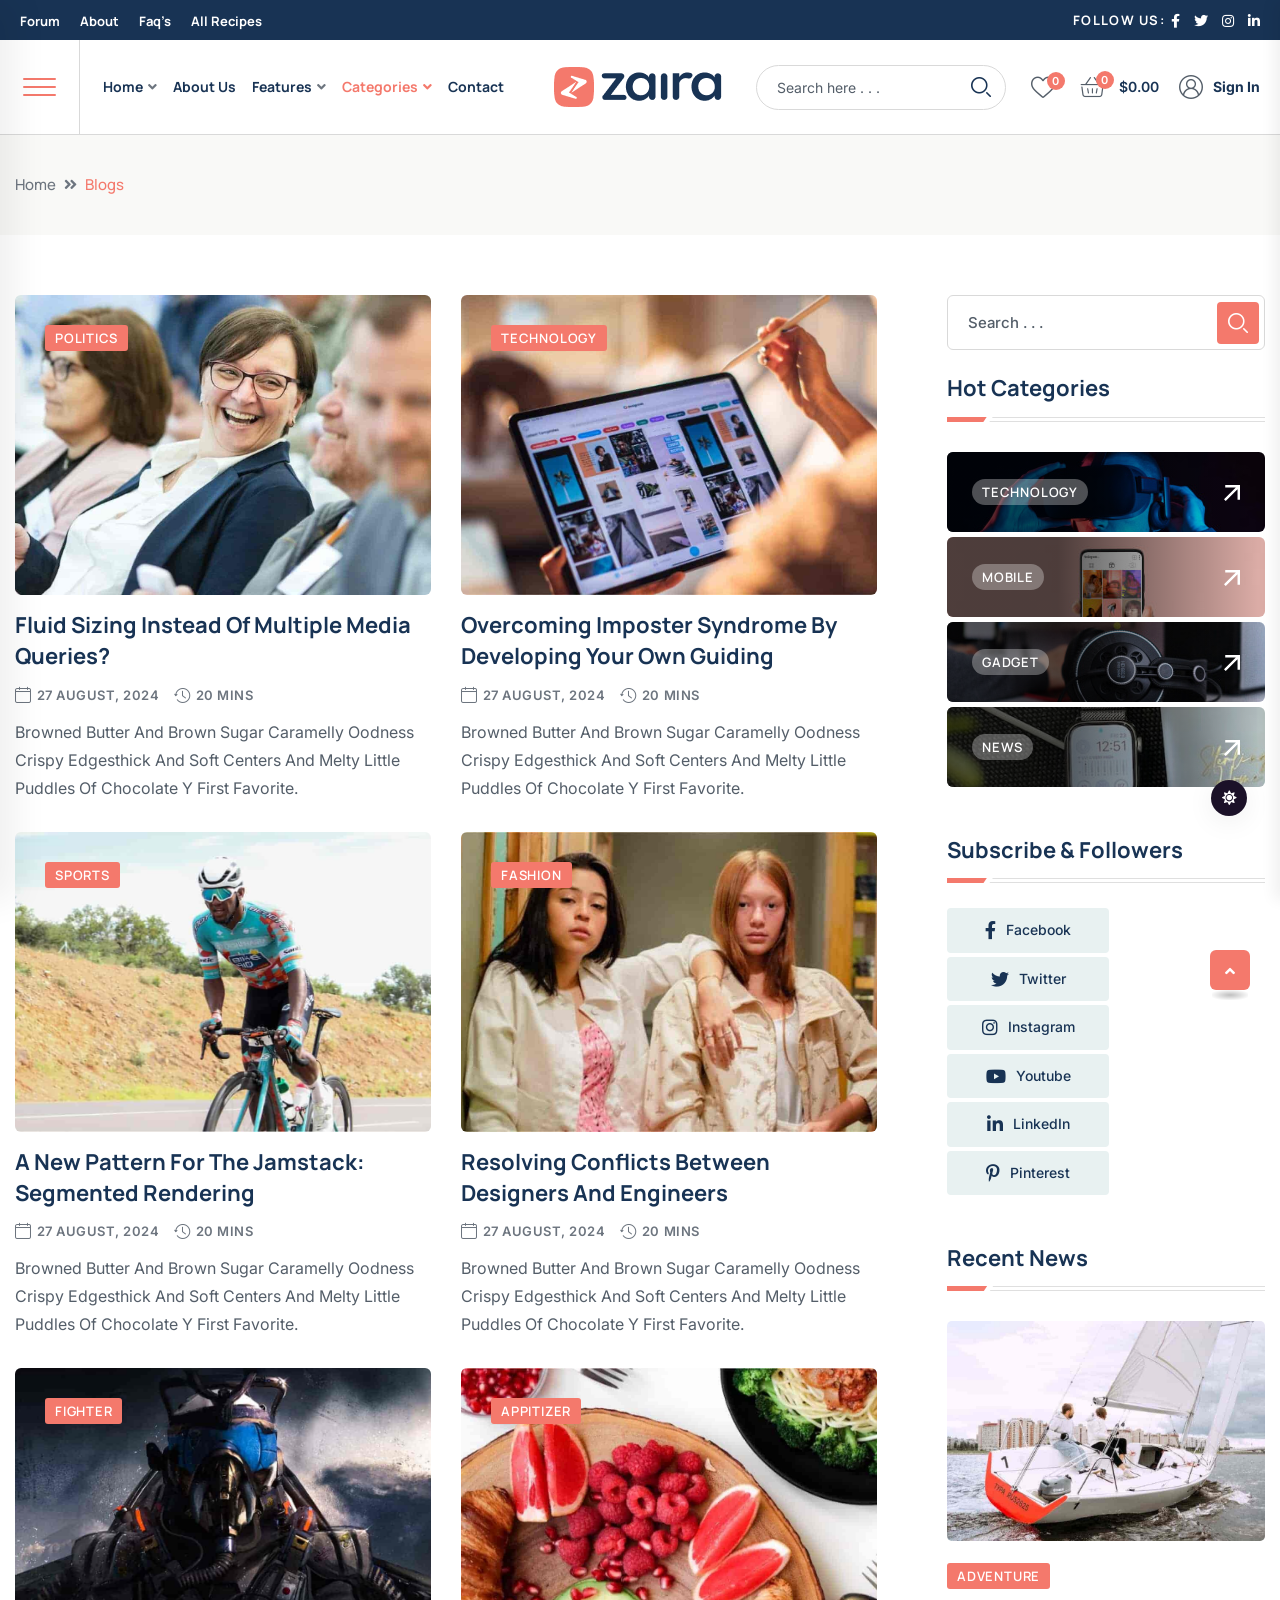
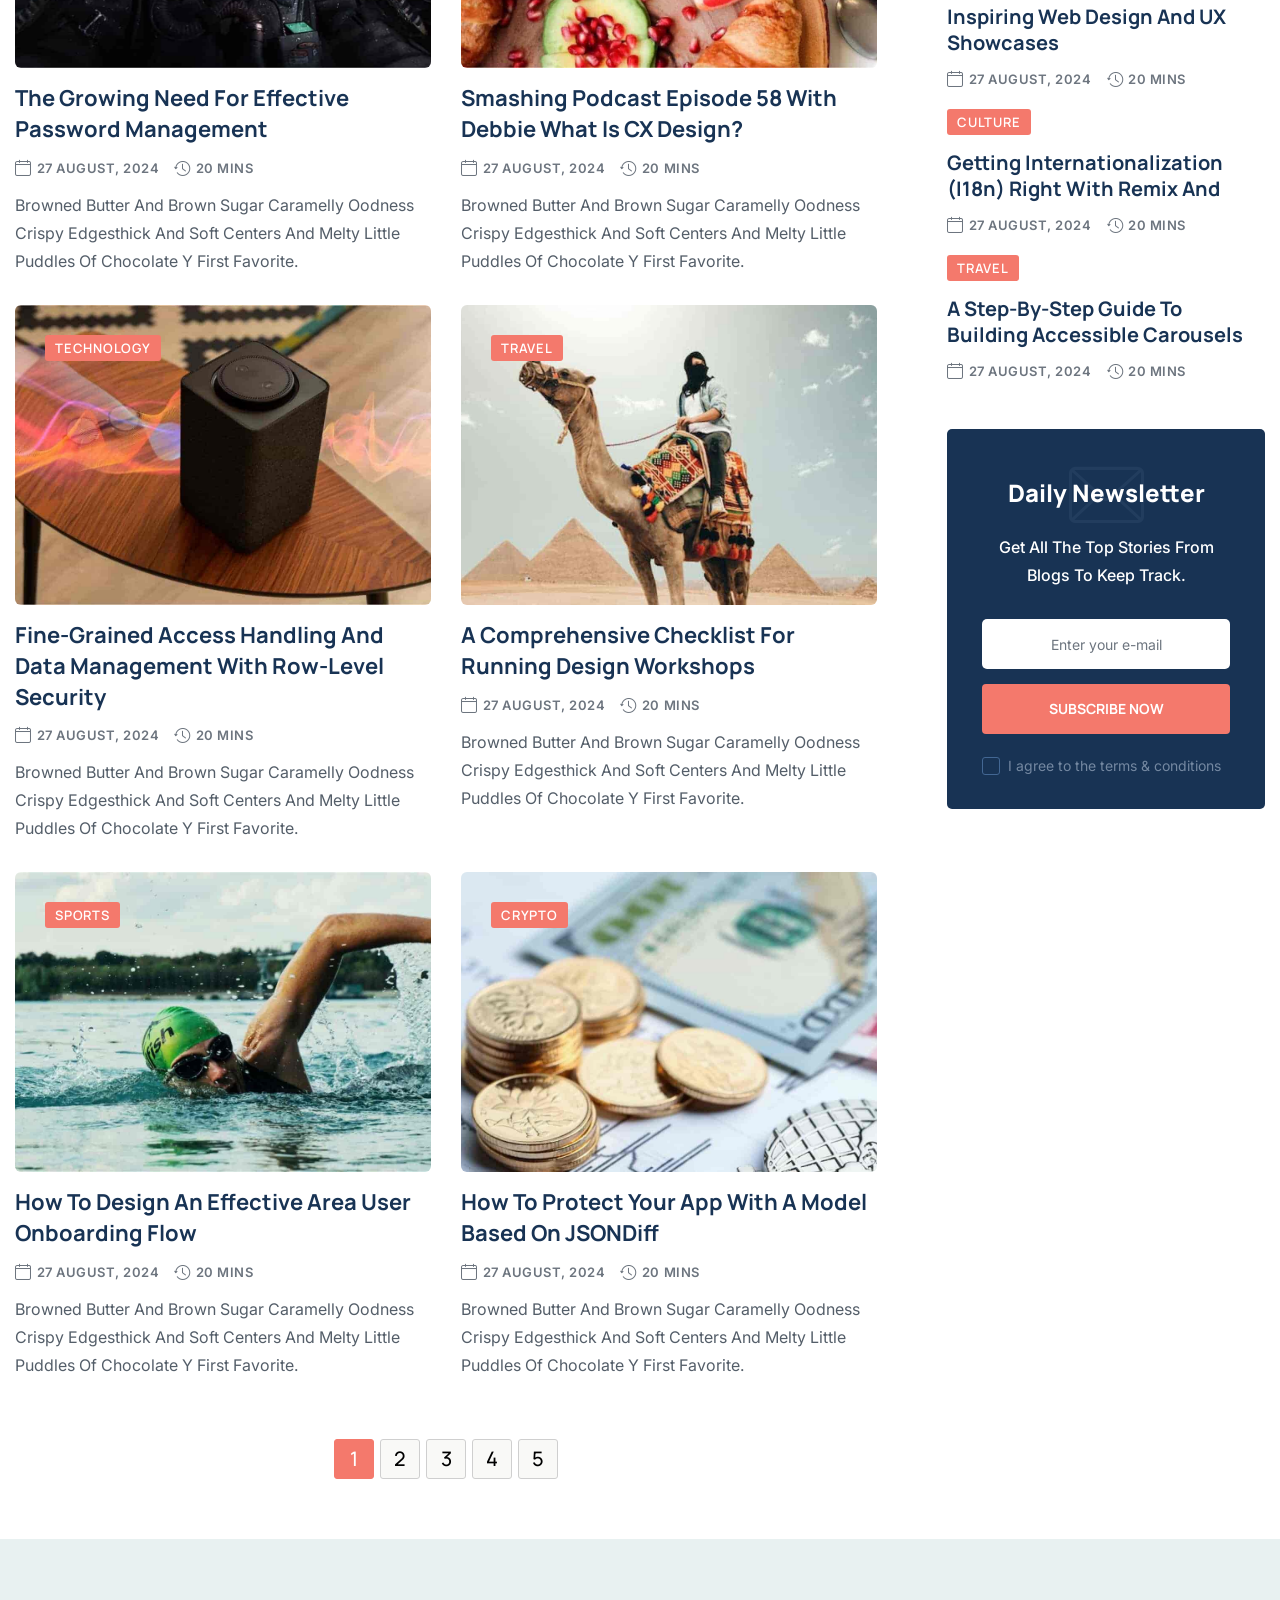
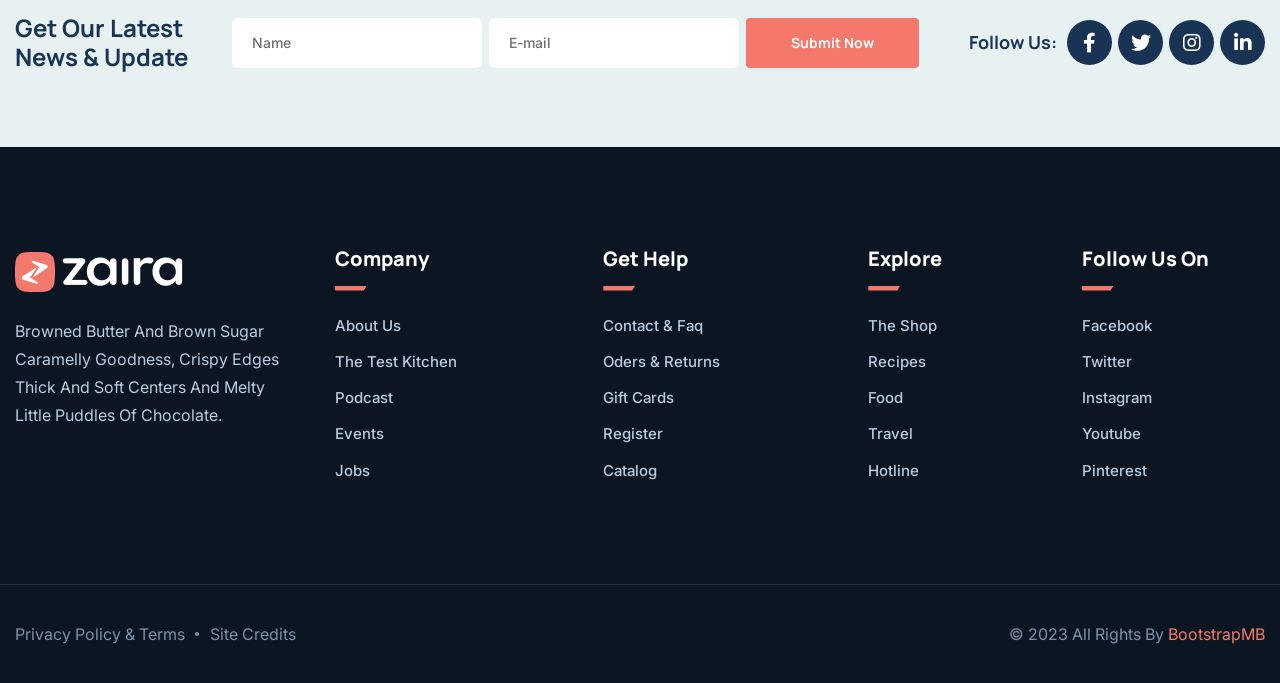
<file: blog-3.html>
<!doctype html>
<html class="no-js" lang="en">
    <head>
        <meta charset="utf-8">
        <meta http-equiv="x-ua-compatible" content="ie=edge">
        <title>Zaira - News Magazine HTML Template</title>
        <meta name="description" content="Zaira - News Magazine HTML Template">
        <meta name="viewport" content="width=device-width, initial-scale=1">

		<link rel="shortcut icon" type="image/x-icon" href="assets/img/favicon.png">
        <!-- Place favicon.ico in the root directory -->

        <!-- CSS here -->
        <link rel="stylesheet" href="assets/css/bootstrap.min.css">
        <link rel="stylesheet" href="assets/css/animate.min.css">
        <link rel="stylesheet" href="assets/css/magnific-popup.css">
        <link rel="stylesheet" href="assets/css/fontawesome-all.min.css">
        <link rel="stylesheet" href="assets/css/flaticon.css">
        <link rel="stylesheet" href="assets/css/slick.css">
        <link rel="stylesheet" href="assets/css/swiper-bundle.css">
        <link rel="stylesheet" href="assets/css/default.css">
        <link rel="stylesheet" href="assets/css/style.css">
        <link rel="stylesheet" href="assets/css/responsive.css">
    </head>
    <body>

        <!-- preloader -->
        <div id="preloader">
            <div class="loader-inner">
                <div id="loader">
                    <h2 id="bg-loader">zaira<span>.</span></h2>
                    <h2 id="fg-loader">zaira<span>.</span></h2>
                </div>
            </div>
        </div>
        <!-- preloader-end -->

        <!-- Dark/Light-toggle -->
        <div class="darkmode-trigger">
            <label class="modeSwitch">
                <input type="checkbox">
                <span class="icon"></span>
            </label>
        </div>
        <!-- Dark/Light-toggle-end -->

		<!-- Scroll-top -->
        <button class="scroll-top scroll-to-target" data-target="html">
            <i class="fas fa-angle-up"></i>
        </button>
        <!-- Scroll-top-end-->

        <!-- header-area -->
        <header>
            <div id="header-fixed-height"></div>
            <div class="header-top-wrap">
                <div class="container-fluid p-0">
                    <div class="row align-items-center">
                        <div class="col-md-6">
                            <div class="header-top-menu">
                                <ul class="list-wrap">
                                    <li><a href="contact.html">Forum</a></li>
                                    <li><a href="about.html">About</a></li>
                                    <li><a href="contact.html">Faq’s</a></li>
                                    <li><a href="contact.html">All Recipes</a></li>
                                </ul>
                            </div>
                        </div>
                        <div class="col-md-6">
                            <div class="header-top-social">
                                <h5 class="title">Follow Us:</h5>
                                <ul class="list-wrap">
                                    <li><a href="#"><i class="fab fa-facebook-f"></i></a></li>
                                    <li><a href="#"><i class="fab fa-twitter"></i></a></li>
                                    <li><a href="#"><i class="fab fa-instagram"></i></a></li>
                                    <li><a href="#"><i class="fab fa-linkedin-in"></i></a></li>
                                </ul>
                            </div>
                        </div>
                    </div>
                </div>
            </div>
            <div id="sticky-header" class="menu-area">
                <div class="container-fluid p-0">
                    <div class="row g-0">
                        <div class="col-12">
                            <div class="menu-wrap">
                                <div class="row align-items-center g-0">
                                    <div class="col-xl-5">
                                        <div class="header-left-side">
                                            <div class="offcanvas-toggle">
                                                <a href="javascript:void(0)" class="menu-tigger">
                                                    <span></span>
                                                    <span></span>
                                                    <span></span>
                                                </a>
                                            </div>
                                            <div class="navbar-wrap main-menu d-none d-xl-flex">
                                                <ul class="navigation">
                                                    <li class="menu-item-has-children"><a href="#">Home</a>
                                                        <ul class="sub-menu">
                                                            <li><a href="index.html">Home 01 - Default</a></li>
                                                            <li><a href="index-2.html">Home 02 - Gaming</a></li>
                                                            <li><a href="index-3.html">Home 03 - Technology</a></li>
                                                            <li><a href="index-4.html">Home 04 - Travel</a></li>
                                                            <li><a href="index-5.html">Home 05 - Crypto</a></li>
                                                            <li><a href="index-6.html">Home 06 - Newspaper</a></li>
                                                        </ul>
                                                    </li>
                                                    <li><a href="about.html">About Us</a></li>
                                                    <li class="menu-item-has-children"><a href="#">Features</a>
                                                        <ul class="sub-menu">
                                                            <li class="menu-item-has-children"><a href="#">Single Post Layout</a>
                                                                <ul class="sub-menu">
                                                                    <li><a href="blog-details.html">Single post 01</a></li>
                                                                    <li><a href="blog-details-two.html">Single post 02</a></li>
                                                                </ul>
                                                            </li>
                                                            <li><a href="author.html">Author Details</a></li>
                                                        </ul>
                                                    </li>
                                                    <li class="active menu-item-has-children"><a href="#">Categories</a>
                                                        <ul class="sub-menu">
                                                            <li><a href="blog.html">Blog Default</a></li>
                                                            <li><a href="blog-2.html">Blog Layout 02</a></li>
                                                            <li class="active"><a href="blog-3.html">Blog Layout 03</a></li>
                                                        </ul>
                                                    </li>
                                                    <li><a href="contact.html">Contact</a></li>
                                                </ul>
                                            </div>
                                        </div>
                                    </div>
                                    <div class="col-xl-2 col-lg-3 col-md-4">
                                        <div class="logo text-center">
                                            <a href="index.html"><img src="assets/img/logo/logo.png" alt="Logo"></a>
                                        </div>
                                        <div class="logo d-none text-center">
                                            <a href="index.html"><img src="assets/img/logo/w_logo.png" alt="Logo"></a>
                                        </div>
                                    </div>
                                    <div class="col-xl-5 col-lg-9 col-md-8">
                                        <div class="header-right-side">
                                            <div class="header-search-wrap">
                                                <form action="#">
                                                    <input type="text" placeholder="Search here . . .">
                                                    <button type="submit"><i class="flaticon-search"></i></button>
                                                </form>
                                            </div>
                                            <div class="header-action d-none d-md-block">
                                                <ul class="list-wrap">
                                                    <li class="header-wishlist">
                                                        <a href="#"><i class="flaticon-heart"></i><span>0</span></a>
                                                    </li>
                                                    <li class="header-cart">
                                                        <a href="#"><i class="flaticon-basket"></i><span>0</span></a>
                                                        <strong>$0.00</strong>
                                                    </li>
                                                    <li class="header-sine-in">
                                                        <a href="contact.html"><i class="flaticon-user"></i>Sign In</a>
                                                    </li>
                                                </ul>
                                            </div>
                                        </div>
                                    </div>
                                </div>
                                <div class="mobile-nav-toggler"><i class="fas fa-bars"></i></div>
                            </div>

                            <!-- Mobile Menu  -->
                            <div class="mobile-menu">
                                <nav class="menu-box">
                                    <div class="close-btn"><i class="fas fa-times"></i></div>
                                    <div class="nav-logo">
                                        <a href="index.html"><img src="assets/img/logo/logo.png" alt="Logo"></a>
                                    </div>
                                    <div class="nav-logo d-none">
                                        <a href="index.html"><img src="assets/img/logo/w_logo.png" alt="Logo"></a>
                                    </div>
                                    <div class="mobile-search">
                                        <form action="#">
                                            <input type="text" placeholder="Search here...">
                                            <button><i class="flaticon-search"></i></button>
                                        </form>
                                    </div>
                                    <div class="menu-outer">
                                        <!--Here Menu Will Come Automatically Via Javascript / Same Menu as in Header-->
                                    </div>
                                    <div class="social-links">
                                        <ul class="clearfix list-wrap">
                                            <li><a href="#"><i class="fab fa-facebook-f"></i></a></li>
                                            <li><a href="#"><i class="fab fa-twitter"></i></a></li>
                                            <li><a href="#"><i class="fab fa-instagram"></i></a></li>
                                            <li><a href="#"><i class="fab fa-linkedin-in"></i></a></li>
                                            <li><a href="#"><i class="fab fa-youtube"></i></a></li>
                                        </ul>
                                    </div>
                                </nav>
                            </div>
                            <div class="menu-backdrop"></div>
                            <!-- End Mobile Menu -->

                        </div>
                    </div>
                </div>
            </div>

            <!-- offCanvas-area -->
            <div class="offCanvas-wrap">
                <div class="offCanvas-body">
                    <div class="offCanvas-toggle">
                        <span></span>
                        <span></span>
                    </div>
                    <div class="offCanvas-content">
                        <div class="offCanvas-logo logo">
                            <a href="index.html" class="logo-dark"><img src="assets/img/logo/logo.png" alt="Logo"></a>
                            <a href="index.html" class="logo-light"><img src="assets/img/logo/w_logo.png" alt="Logo"></a>
                        </div>
                        <p>The argument in favor of using filler text goes something like this: If you use any real content in the Consulting Process anytime you reach.</p>
                        <ul class="offCanvas-instagram list-wrap">
                            <li><a href="assets/img/blog/hr_post01.jpg" class="popup-image"><img src="assets/img/blog/hr_post01.jpg" alt="img"></a></li>
                            <li><a href="assets/img/blog/hr_post02.jpg" class="popup-image"><img src="assets/img/blog/hr_post02.jpg" alt="img"></a></li>
                            <li><a href="assets/img/blog/hr_post03.jpg" class="popup-image"><img src="assets/img/blog/hr_post03.jpg" alt="img"></a></li>
                            <li><a href="assets/img/blog/hr_post04.jpg" class="popup-image"><img src="assets/img/blog/hr_post04.jpg" alt="img"></a></li>
                            <li><a href="assets/img/blog/hr_post05.jpg" class="popup-image"><img src="assets/img/blog/hr_post05.jpg" alt="img"></a></li>
                            <li><a href="assets/img/blog/hr_post06.jpg" class="popup-image"><img src="assets/img/blog/hr_post06.jpg" alt="img"></a></li>
                        </ul>
                    </div>
                    <div class="offCanvas-contact">
                        <h4 class="title">Get In Touch</h4>
                        <ul class="offCanvas-contact-list list-wrap">
                            <li><i class="fas fa-envelope-open"></i><a href="mailto:info@webmail.com">info@webmail.com</a></li>
                            <li><i class="fas fa-phone"></i><a href="tel:88899988877">888 999 888 77</a></li>
                            <li><i class="fas fa-map-marker-alt"></i> 12/A, New Booston, NYC</li>
                        </ul>
                        <ul class="offCanvas-social list-wrap">
                            <li><a href="#"><i class="fab fa-facebook-f"></i></a></li>
                            <li><a href="#"><i class="fab fa-twitter"></i></a></li>
                            <li><a href="#"><i class="fab fa-linkedin-in"></i></a></li>
                            <li><a href="#"><i class="fab fa-youtube"></i></a></li>
                        </ul>
                    </div>
                </div>
            </div>
            <div class="offCanvas-overlay"></div>
            <!-- offCanvas-area-end -->
        </header>
        <!-- header-area-end -->


        <!-- main-area -->
        <main class="fix">

            <!-- breadcrumb-area -->
            <div class="breadcrumb-area">
                <div class="container">
                    <div class="row">
                        <div class="col-lg-12">
                            <div class="breadcrumb-content">
                                <nav aria-label="breadcrumb">
                                    <ol class="breadcrumb">
                                        <li class="breadcrumb-item"><a href="index.html">Home</a></li>
                                        <li class="breadcrumb-item active" aria-current="page">Blogs</li>
                                    </ol>
                                </nav>
                            </div>
                        </div>
                    </div>
                </div>
            </div>
            <!-- breadcrumb-area-end -->

            <!-- blog-area -->
            <section class="blog-area pt-60 pb-60">
                <div class="container">
                    <div class="author-inner-wrap">
                        <div class="row justify-content-center">
                            <div class="col-70">
                                <div class="weekly-post-item-wrap-three">
                                    <div class="row">
                                        <div class="col-md-6">
                                            <div class="weekly-post-three">
                                                <div class="weekly-post-thumb">
                                                    <a href="blog-details.html"><img src="assets/img/blog/author_post01.jpg" alt=""></a>
                                                    <a href="blog.html" class="post-tag">Politics</a>
                                                </div>
                                                <div class="weekly-post-content">
                                                    <h2 class="post-title"><a href="blog-details.html">Fluid Sizing Instead Of Multiple Media Queries?</a></h2>
                                                    <div class="blog-post-meta">
                                                        <ul class="list-wrap">
                                                            <li><i class="flaticon-calendar"></i>27 August, 2024</li>
                                                            <li><i class="flaticon-history"></i>20 Mins</li>
                                                        </ul>
                                                    </div>
                                                    <p>Browned butter and brown sugar caramelly oodness crispy edgesthick and soft centers and melty little puddles of chocolate y first favorite.</p>
                                                </div>
                                            </div>
                                        </div>
                                        <div class="col-md-6">
                                            <div class="weekly-post-three">
                                                <div class="weekly-post-thumb">
                                                    <a href="blog-details.html"><img src="assets/img/blog/author_post02.jpg" alt=""></a>
                                                    <a href="blog.html" class="post-tag">Technology</a>
                                                </div>
                                                <div class="weekly-post-content">
                                                    <h2 class="post-title"><a href="blog-details.html">Overcoming Imposter Syndrome By Developing Your Own Guiding</a></h2>
                                                    <div class="blog-post-meta">
                                                        <ul class="list-wrap">
                                                            <li><i class="flaticon-calendar"></i>27 August, 2024</li>
                                                            <li><i class="flaticon-history"></i>20 Mins</li>
                                                        </ul>
                                                    </div>
                                                    <p>Browned butter and brown sugar caramelly oodness crispy edgesthick and soft centers and melty little puddles of chocolate y first favorite.</p>
                                                </div>
                                            </div>
                                        </div>
                                        <div class="col-md-6">
                                            <div class="weekly-post-three">
                                                <div class="weekly-post-thumb">
                                                    <a href="blog-details.html"><img src="assets/img/blog/author_post03.jpg" alt=""></a>
                                                    <a href="blog.html" class="post-tag">Sports</a>
                                                </div>
                                                <div class="weekly-post-content">
                                                    <h2 class="post-title"><a href="blog-details.html">A New Pattern For The Jamstack: Segmented Rendering</a></h2>
                                                    <div class="blog-post-meta">
                                                        <ul class="list-wrap">
                                                            <li><i class="flaticon-calendar"></i>27 August, 2024</li>
                                                            <li><i class="flaticon-history"></i>20 Mins</li>
                                                        </ul>
                                                    </div>
                                                    <p>Browned butter and brown sugar caramelly oodness crispy edgesthick and soft centers and melty little puddles of chocolate y first favorite.</p>
                                                </div>
                                            </div>
                                        </div>
                                        <div class="col-md-6">
                                            <div class="weekly-post-three">
                                                <div class="weekly-post-thumb">
                                                    <a href="blog-details.html"><img src="assets/img/blog/author_post04.jpg" alt=""></a>
                                                    <a href="blog.html" class="post-tag">Fashion</a>
                                                </div>
                                                <div class="weekly-post-content">
                                                    <h2 class="post-title"><a href="blog-details.html">Resolving Conflicts Between Designers And Engineers</a></h2>
                                                    <div class="blog-post-meta">
                                                        <ul class="list-wrap">
                                                            <li><i class="flaticon-calendar"></i>27 August, 2024</li>
                                                            <li><i class="flaticon-history"></i>20 Mins</li>
                                                        </ul>
                                                    </div>
                                                    <p>Browned butter and brown sugar caramelly oodness crispy edgesthick and soft centers and melty little puddles of chocolate y first favorite.</p>
                                                </div>
                                            </div>
                                        </div>
                                        <div class="col-md-6">
                                            <div class="weekly-post-three">
                                                <div class="weekly-post-thumb">
                                                    <a href="blog-details.html"><img src="assets/img/blog/blog_post01.jpg" alt=""></a>
                                                    <a href="blog.html" class="post-tag">fIGHTER</a>
                                                </div>
                                                <div class="weekly-post-content">
                                                    <h2 class="post-title"><a href="blog-details.html">The Growing Need For Effective Password Management</a></h2>
                                                    <div class="blog-post-meta">
                                                        <ul class="list-wrap">
                                                            <li><i class="flaticon-calendar"></i>27 August, 2024</li>
                                                            <li><i class="flaticon-history"></i>20 Mins</li>
                                                        </ul>
                                                    </div>
                                                    <p>Browned butter and brown sugar caramelly oodness crispy edgesthick and soft centers and melty little puddles of chocolate y first favorite.</p>
                                                </div>
                                            </div>
                                        </div>
                                        <div class="col-md-6">
                                            <div class="weekly-post-three">
                                                <div class="weekly-post-thumb">
                                                    <a href="blog-details.html"><img src="assets/img/blog/blog_post02.jpg" alt=""></a>
                                                    <a href="blog.html" class="post-tag">Appitizer</a>
                                                </div>
                                                <div class="weekly-post-content">
                                                    <h2 class="post-title"><a href="blog-details.html">Smashing Podcast Episode 58 With Debbie What Is CX Design?</a></h2>
                                                    <div class="blog-post-meta">
                                                        <ul class="list-wrap">
                                                            <li><i class="flaticon-calendar"></i>27 August, 2024</li>
                                                            <li><i class="flaticon-history"></i>20 Mins</li>
                                                        </ul>
                                                    </div>
                                                    <p>Browned butter and brown sugar caramelly oodness crispy edgesthick and soft centers and melty little puddles of chocolate y first favorite.</p>
                                                </div>
                                            </div>
                                        </div>
                                        <div class="col-md-6">
                                            <div class="weekly-post-three">
                                                <div class="weekly-post-thumb">
                                                    <a href="blog-details.html"><img src="assets/img/blog/blog_post03.jpg" alt=""></a>
                                                    <a href="blog.html" class="post-tag">Technology</a>
                                                </div>
                                                <div class="weekly-post-content">
                                                    <h2 class="post-title"><a href="blog-details.html">Fine-Grained Access Handling And Data Management With Row-Level Security</a></h2>
                                                    <div class="blog-post-meta">
                                                        <ul class="list-wrap">
                                                            <li><i class="flaticon-calendar"></i>27 August, 2024</li>
                                                            <li><i class="flaticon-history"></i>20 Mins</li>
                                                        </ul>
                                                    </div>
                                                    <p>Browned butter and brown sugar caramelly oodness crispy edgesthick and soft centers and melty little puddles of chocolate y first favorite.</p>
                                                </div>
                                            </div>
                                        </div>
                                        <div class="col-md-6">
                                            <div class="weekly-post-three">
                                                <div class="weekly-post-thumb">
                                                    <a href="blog-details.html"><img src="assets/img/blog/blog_post04.jpg" alt=""></a>
                                                    <a href="blog.html" class="post-tag">Travel</a>
                                                </div>
                                                <div class="weekly-post-content">
                                                    <h2 class="post-title"><a href="blog-details.html">A Comprehensive Checklist For Running Design Workshops</a></h2>
                                                    <div class="blog-post-meta">
                                                        <ul class="list-wrap">
                                                            <li><i class="flaticon-calendar"></i>27 August, 2024</li>
                                                            <li><i class="flaticon-history"></i>20 Mins</li>
                                                        </ul>
                                                    </div>
                                                    <p>Browned butter and brown sugar caramelly oodness crispy edgesthick and soft centers and melty little puddles of chocolate y first favorite.</p>
                                                </div>
                                            </div>
                                        </div>
                                        <div class="col-md-6">
                                            <div class="weekly-post-three">
                                                <div class="weekly-post-thumb">
                                                    <a href="blog-details.html"><img src="assets/img/blog/blog_post05.jpg" alt=""></a>
                                                    <a href="blog.html" class="post-tag">sPORTS</a>
                                                </div>
                                                <div class="weekly-post-content">
                                                    <h2 class="post-title"><a href="blog-details.html">How To Design An Effective Area User Onboarding Flow</a></h2>
                                                    <div class="blog-post-meta">
                                                        <ul class="list-wrap">
                                                            <li><i class="flaticon-calendar"></i>27 August, 2024</li>
                                                            <li><i class="flaticon-history"></i>20 Mins</li>
                                                        </ul>
                                                    </div>
                                                    <p>Browned butter and brown sugar caramelly oodness crispy edgesthick and soft centers and melty little puddles of chocolate y first favorite.</p>
                                                </div>
                                            </div>
                                        </div>
                                        <div class="col-md-6">
                                            <div class="weekly-post-three">
                                                <div class="weekly-post-thumb">
                                                    <a href="blog-details.html"><img src="assets/img/blog/blog_post06.jpg" alt=""></a>
                                                    <a href="blog.html" class="post-tag">cRYPTO</a>
                                                </div>
                                                <div class="weekly-post-content">
                                                    <h2 class="post-title"><a href="blog-details.html">How To Protect Your App With A Model Based On JSONDiff</a></h2>
                                                    <div class="blog-post-meta">
                                                        <ul class="list-wrap">
                                                            <li><i class="flaticon-calendar"></i>27 August, 2024</li>
                                                            <li><i class="flaticon-history"></i>20 Mins</li>
                                                        </ul>
                                                    </div>
                                                    <p>Browned butter and brown sugar caramelly oodness crispy edgesthick and soft centers and melty little puddles of chocolate y first favorite.</p>
                                                </div>
                                            </div>
                                        </div>
                                    </div>
                                </div>
                                <div class="pagination-wrap mt-30">
                                    <nav aria-label="Page navigation example">
                                        <ul class="pagination list-wrap">
                                            <li class="page-item active"><a class="page-link" href="#">1</a></li>
                                            <li class="page-item"><a class="page-link" href="#">2</a></li>
                                            <li class="page-item"><a class="page-link" href="#">3</a></li>
                                            <li class="page-item"><a class="page-link" href="#">4</a></li>
                                            <li class="page-item"><a class="page-link" href="#">5</a></li>
                                        </ul>
                                    </nav>
                                </div>
                            </div>
                            <div class="col-30">
                                <div class="sidebar-wrap">
                                    <div class="sidebar-widget">
                                        <div class="sidebar-search">
                                            <form action="#">
                                                <input type="text" placeholder="Search . . .">
                                                <button type="submit"><i class="flaticon-search"></i></button>
                                            </form>
                                        </div>
                                    </div>
                                    <div class="sidebar-widget sidebar-widget-two">
                                        <div class="widget-title mb-30">
                                            <h6 class="title">Hot Categories</h6>
                                            <div class="section-title-line"></div>
                                        </div>
                                        <div class="sidebar-categories">
                                            <ul class="list-wrap">
                                                <li>
                                                    <a href="blog.html" data-background="assets/img/images/t_cat_img01.jpg">
                                                        <span class="post-tag post-tag-three">Technology</span>
                                                        <span class="right-arrow">
                                                            <svg xmlns="http://www.w3.org/2000/svg" viewBox="0 0 16 16" fill="none">
                                                                <path d="M1.72308 16L0 14.2769L11.8154 2.46154H1.23077V0H16V14.7692H13.5385V4.18462L1.72308 16Z" fill="currentcolor"></path>
                                                                <path d="M1.72308 16L0 14.2769L11.8154 2.46154H1.23077V0H16V14.7692H13.5385V4.18462L1.72308 16Z" fill="currentcolor"></path>
                                                            </svg>
                                                        </span>
                                                    </a>
                                                </li>
                                                <li>
                                                    <a href="blog.html" data-background="assets/img/images/t_cat_img02.jpg">
                                                        <span class="post-tag post-tag-three">Mobile</span>
                                                        <span class="right-arrow">
                                                            <svg xmlns="http://www.w3.org/2000/svg" viewBox="0 0 16 16" fill="none">
                                                                <path d="M1.72308 16L0 14.2769L11.8154 2.46154H1.23077V0H16V14.7692H13.5385V4.18462L1.72308 16Z" fill="currentcolor"></path>
                                                                <path d="M1.72308 16L0 14.2769L11.8154 2.46154H1.23077V0H16V14.7692H13.5385V4.18462L1.72308 16Z" fill="currentcolor"></path>
                                                            </svg>
                                                        </span>
                                                    </a>
                                                </li>
                                                <li>
                                                    <a href="blog.html" data-background="assets/img/images/t_cat_img03.jpg">
                                                        <span class="post-tag post-tag-three">Gadget</span>
                                                        <span class="right-arrow">
                                                            <svg xmlns="http://www.w3.org/2000/svg" viewBox="0 0 16 16" fill="none">
                                                                <path d="M1.72308 16L0 14.2769L11.8154 2.46154H1.23077V0H16V14.7692H13.5385V4.18462L1.72308 16Z" fill="currentcolor"></path>
                                                                <path d="M1.72308 16L0 14.2769L11.8154 2.46154H1.23077V0H16V14.7692H13.5385V4.18462L1.72308 16Z" fill="currentcolor"></path>
                                                            </svg>
                                                        </span>
                                                    </a>
                                                </li>
                                                <li>
                                                    <a href="blog.html" data-background="assets/img/images/t_cat_img04.jpg">
                                                        <span class="post-tag post-tag-three">News</span>
                                                        <span class="right-arrow">
                                                            <svg xmlns="http://www.w3.org/2000/svg" viewBox="0 0 16 16" fill="none">
                                                                <path d="M1.72308 16L0 14.2769L11.8154 2.46154H1.23077V0H16V14.7692H13.5385V4.18462L1.72308 16Z" fill="currentcolor"></path>
                                                                <path d="M1.72308 16L0 14.2769L11.8154 2.46154H1.23077V0H16V14.7692H13.5385V4.18462L1.72308 16Z" fill="currentcolor"></path>
                                                            </svg>
                                                        </span>
                                                    </a>
                                                </li>
                                            </ul>
                                        </div>
                                    </div>
                                    <div class="sidebar-widget sidebar-widget-two">
                                        <div class="widget-title mb-25">
                                            <h2 class="title">Subscribe & Followers</h2>
                                            <div class="section-title-line"></div>
                                        </div>
                                        <div class="sidebar-social-wrap">
                                            <ul class="list-wrap">
                                                <li><a href="#"><i class="fab fa-facebook-f"></i>facebook</a></li>
                                                <li><a href="#"><i class="fab fa-twitter"></i>twitter</a></li>
                                                <li><a href="#"><i class="fab fa-instagram"></i>instagram</a></li>
                                                <li><a href="#"><i class="fab fa-youtube"></i>youtube</a></li>
                                                <li><a href="#"><i class="fab fa-linkedin-in"></i>LinkedIn</a></li>
                                                <li><a href="#"><i class="fab fa-pinterest-p"></i>Pinterest</a></li>
                                            </ul>
                                        </div>
                                    </div>
                                    <div class="sidebar-widget sidebar-widget-two">
                                        <div class="widget-title mb-30">
                                            <h6 class="title">Recent News</h6>
                                            <div class="section-title-line"></div>
                                        </div>
                                        <div class="hot-post-wrap">
                                            <div class="hot-post-item">
                                                <div class="hot-post-thumb">
                                                    <a href="blog-details.html"><img src="assets/img/blog/blog_rc_post.jpg" alt=""></a>
                                                </div>
                                                <div class="hot-post-content">
                                                    <a href="blog.html" class="post-tag">Adventure</a>
                                                    <h4 class="post-title"><a href="blog-details.html">Inspiring Web Design And UX Showcases</a></h4>
                                                    <div class="blog-post-meta">
                                                        <ul class="list-wrap">
                                                            <li><i class="flaticon-calendar"></i>27 August, 2024</li>
                                                            <li><i class="flaticon-history"></i>20 Mins</li>
                                                        </ul>
                                                    </div>
                                                </div>
                                            </div>
                                            <div class="hot-post-item">
                                                <div class="hot-post-content">
                                                    <a href="blog.html" class="post-tag">Culture</a>
                                                    <h4 class="post-title"><a href="blog-details.html">Getting Internationalization (i18n) Right With Remix And</a></h4>
                                                    <div class="blog-post-meta">
                                                        <ul class="list-wrap">
                                                            <li><i class="flaticon-calendar"></i>27 August, 2024</li>
                                                            <li><i class="flaticon-history"></i>20 Mins</li>
                                                        </ul>
                                                    </div>
                                                </div>
                                            </div>
                                            <div class="hot-post-item">
                                                <div class="hot-post-content">
                                                    <a href="blog.html" class="post-tag">Travel</a>
                                                    <h4 class="post-title"><a href="blog-details.html">A Step-By-Step Guide To Building Accessible Carousels</a></h4>
                                                    <div class="blog-post-meta">
                                                        <ul class="list-wrap">
                                                            <li><i class="flaticon-calendar"></i>27 August, 2024</li>
                                                            <li><i class="flaticon-history"></i>20 Mins</li>
                                                        </ul>
                                                    </div>
                                                </div>
                                            </div>
                                        </div>
                                    </div>
                                    <div class="sidebar-widget sidebar-widget-two">
                                        <div class="sidebar-newsletter">
                                            <div class="icon"><i class="flaticon-envelope"></i></div>
                                            <h4 class="title">Daily Newsletter</h4>
                                            <p>Get all the top stories from Blogs to keep track.</p>
                                            <div class="sidebar-newsletter-form-two">
                                                <form action="#">
                                                    <div class="form-grp">
                                                        <input type="text" placeholder="Enter your e-mail">
                                                        <button type="submit" class="btn">Subscribe Now</button>
                                                    </div>
                                                    <div class="form-check">
                                                        <input type="checkbox" class="form-check-input" id="checkbox">
                                                        <label for="checkbox">I agree to the terms & conditions</label>
                                                    </div>
                                                </form>
                                            </div>
                                        </div>
                                    </div>
                                </div>
                            </div>
                        </div>
                    </div>
                </div>
            </section>
            <!-- blog-area-end -->

            <!-- newsletter-area -->
            <section class="newsletter-area-three">
                <div class="container">
                    <div class="row">
                        <div class="col-lg-12">
                            <div class="newsletter-wrap-three">
                                <div class="newsletter-content">
                                    <h2 class="title">Get Our Latest News & Update</h2>
                                </div>
                                <div class="newsletter-form">
                                    <form action="#">
                                        <div class="form-grp">
                                            <input type="text" placeholder="Name">
                                        </div>
                                        <div class="form-grp">
                                            <input type="email" placeholder="E-mail">
                                        </div>
                                        <button type="submit" class="btn">Submit Now</button>
                                    </form>
                                </div>
                                <div class="newsletter-social">
                                    <h4 class="title">Follow Us:</h4>
                                    <ul class="list-wrap">
                                        <li><a href="#"><i class="fab fa-facebook-f"></i></a></li>
                                        <li><a href="#"><i class="fab fa-twitter"></i></a></li>
                                        <li><a href="#"><i class="fab fa-instagram"></i></a></li>
                                        <li><a href="#"><i class="fab fa-linkedin-in"></i></a></li>
                                    </ul>
                                </div>
                            </div>
                        </div>
                    </div>
                </div>
            </section>
            <!-- newsletter-area-end -->

        </main>
        <!-- main-area-end -->

        <!-- footer-area -->
        <footer>
            <div class="footer-area">
                <div class="footer-top">
                    <div class="container">
                        <div class="row">
                            <div class="col-lg-3 col-md-7">
                                <div class="footer-widget">
                                    <div class="fw-logo">
                                        <a href="index.html"><img src="assets/img/logo/w_logo.png" alt=""></a>
                                    </div>
                                    <div class="footer-content">
                                        <p>Browned butter and brown sugar caramelly goodness, crispy edges thick and soft centers and melty little puddles of chocolate.</p>
                                    </div>
                                </div>
                            </div>
                            <div class="col-lg-2 col-md-5 col-sm-6">
                                <div class="footer-widget">
                                    <h4 class="fw-title">Company</h4>
                                    <div class="footer-link-wrap">
                                        <ul class="list-wrap">
                                            <li><a href="about.html">About Us</a></li>
                                            <li><a href="contact.html">The Test Kitchen</a></li>
                                            <li><a href="contact.html">Podcast</a></li>
                                            <li><a href="contact.html">Events</a></li>
                                            <li><a href="contact.html">Jobs</a></li>
                                        </ul>
                                    </div>
                                </div>
                            </div>
                            <div class="col-lg-3 col-md-4 col-sm-6">
                                <div class="footer-widget">
                                    <h4 class="fw-title">Get Help</h4>
                                    <div class="footer-link-wrap">
                                        <ul class="list-wrap">
                                            <li><a href="contact.html">Contact & Faq</a></li>
                                            <li><a href="contact.html">Oders & Returns</a></li>
                                            <li><a href="contact.html">Gift Cards</a></li>
                                            <li><a href="contact.html">Register</a></li>
                                            <li><a href="contact.html">Catalog</a></li>
                                        </ul>
                                    </div>
                                </div>
                            </div>
                            <div class="col-lg-2 col-md-4 col-sm-6">
                                <div class="footer-widget">
                                    <h4 class="fw-title">Explore</h4>
                                    <div class="footer-link-wrap">
                                        <ul class="list-wrap">
                                            <li><a href="contact.html">The Shop</a></li>
                                            <li><a href="contact.html">Recipes</a></li>
                                            <li><a href="contact.html">Food</a></li>
                                            <li><a href="contact.html">Travel</a></li>
                                            <li><a href="contact.html">Hotline</a></li>
                                        </ul>
                                    </div>
                                </div>
                            </div>
                            <div class="col-lg-2 col-md-4 col-sm-6">
                                <div class="footer-widget">
                                    <h4 class="fw-title">Follow us On</h4>
                                    <div class="footer-link-wrap">
                                        <ul class="list-wrap">
                                            <li><a href="#">facebook</a></li>
                                            <li><a href="#">Twitter</a></li>
                                            <li><a href="#">Instagram</a></li>
                                            <li><a href="#">Youtube</a></li>
                                            <li><a href="#">Pinterest</a></li>
                                        </ul>
                                    </div>
                                </div>
                            </div>
                        </div>
                    </div>
                </div>
                <div class="footer-bottom">
                    <div class="container">
                        <div class="row">
                            <div class="col-md-6">
                                <div class="footer-bottom-menu">
                                    <ul class="list-wrap">
                                        <li><a href="contact.html">Privacy Policy & Terms</a></li>
                                        <li><a href="contact.html">Site Credits</a></li>
                                    </ul>
                                </div>
                            </div>
                            <div class="col-md-6">
                                <div class="copyright-text">
                                    <p>© 2023 All Rights By <a href="https://www.bootstrapmb.com">bootstrapMB</a></p>
                                </div>
                            </div>
                        </div>
                    </div>
                </div>
            </div>
        </footer>
        <!-- footer-area-end -->


        <!-- JS here -->
        <script src="assets/js/vendor/jquery-3.6.0.min.js"></script>
        <script src="assets/js/bootstrap.min.js"></script>
        <script src="assets/js/jquery.magnific-popup.min.js"></script>
        <script src="assets/js/slick.min.js"></script>
        <script src="assets/js/swiper-bundle.js"></script>
        <script src="assets/js/ajax-form.js"></script>
        <script src="assets/js/wow.min.js"></script>
        <script src="assets/js/main.js"></script>
    </body>
</html>
</file>
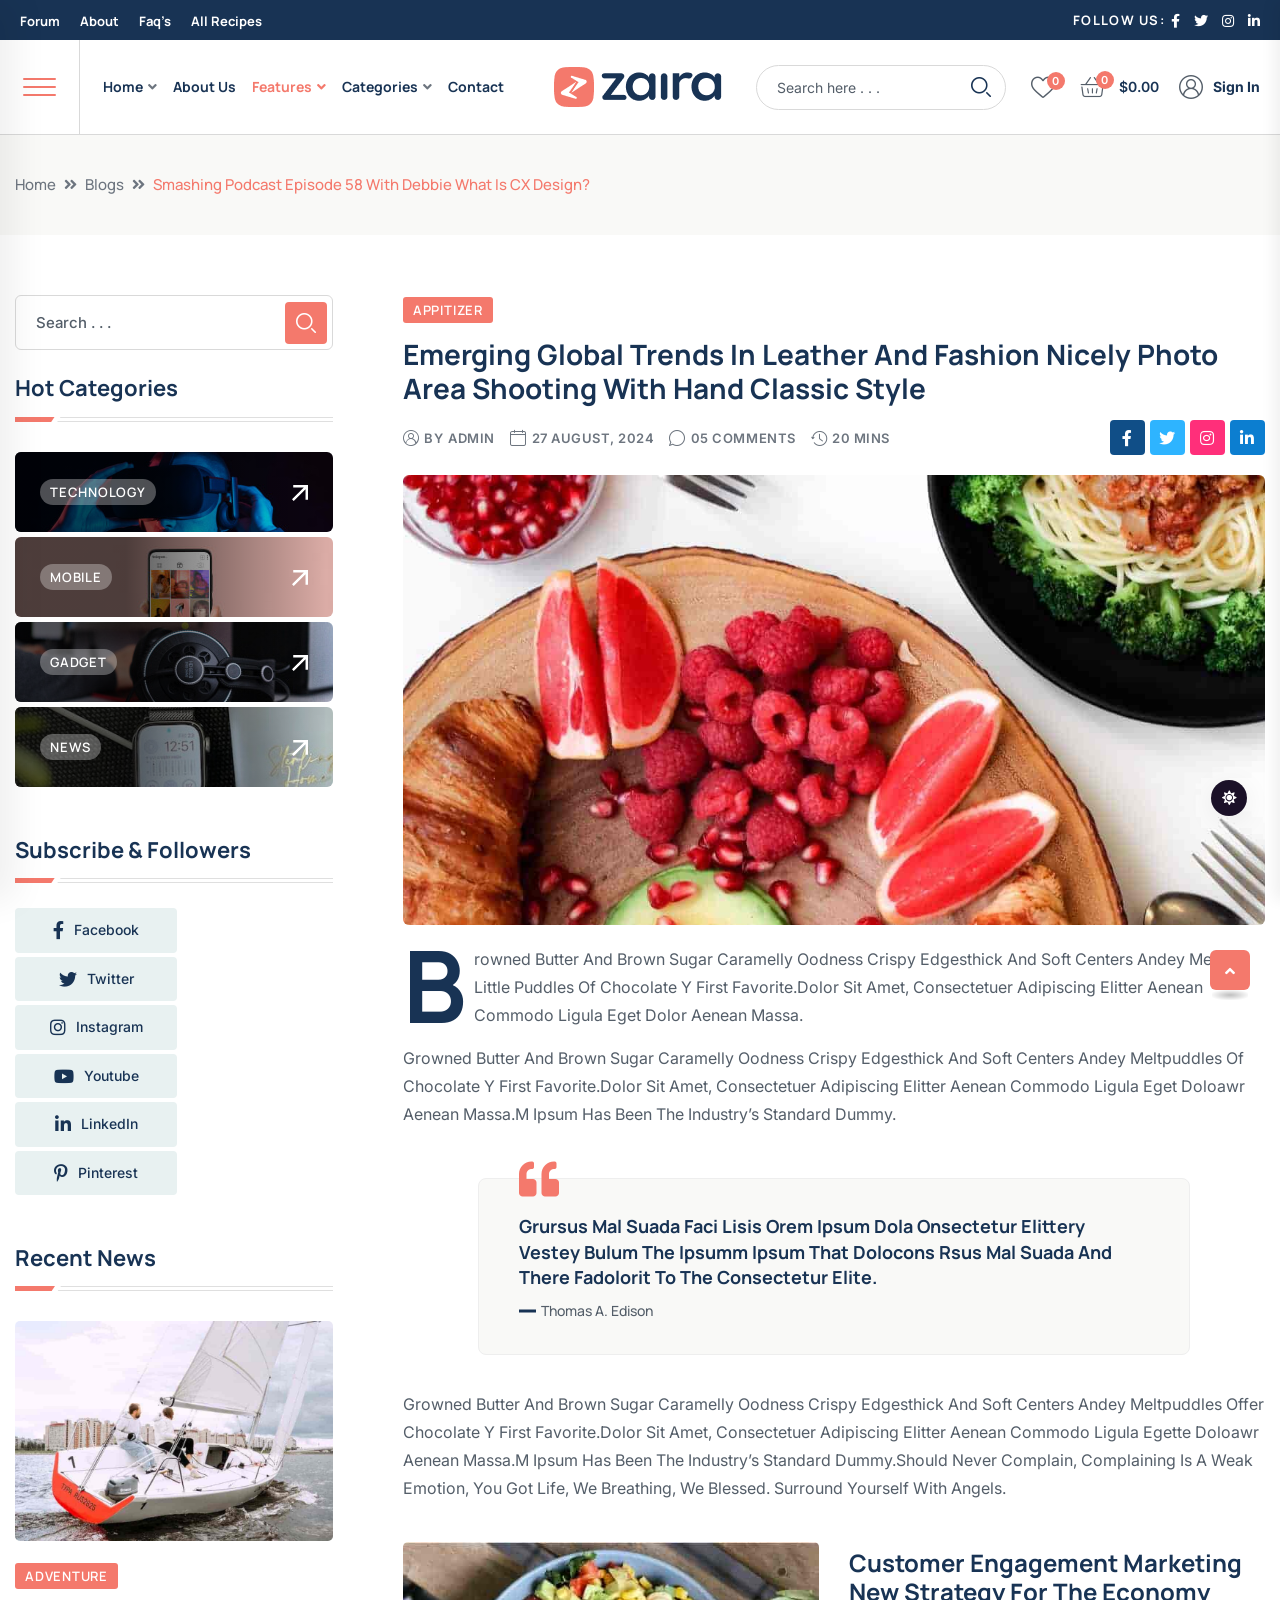
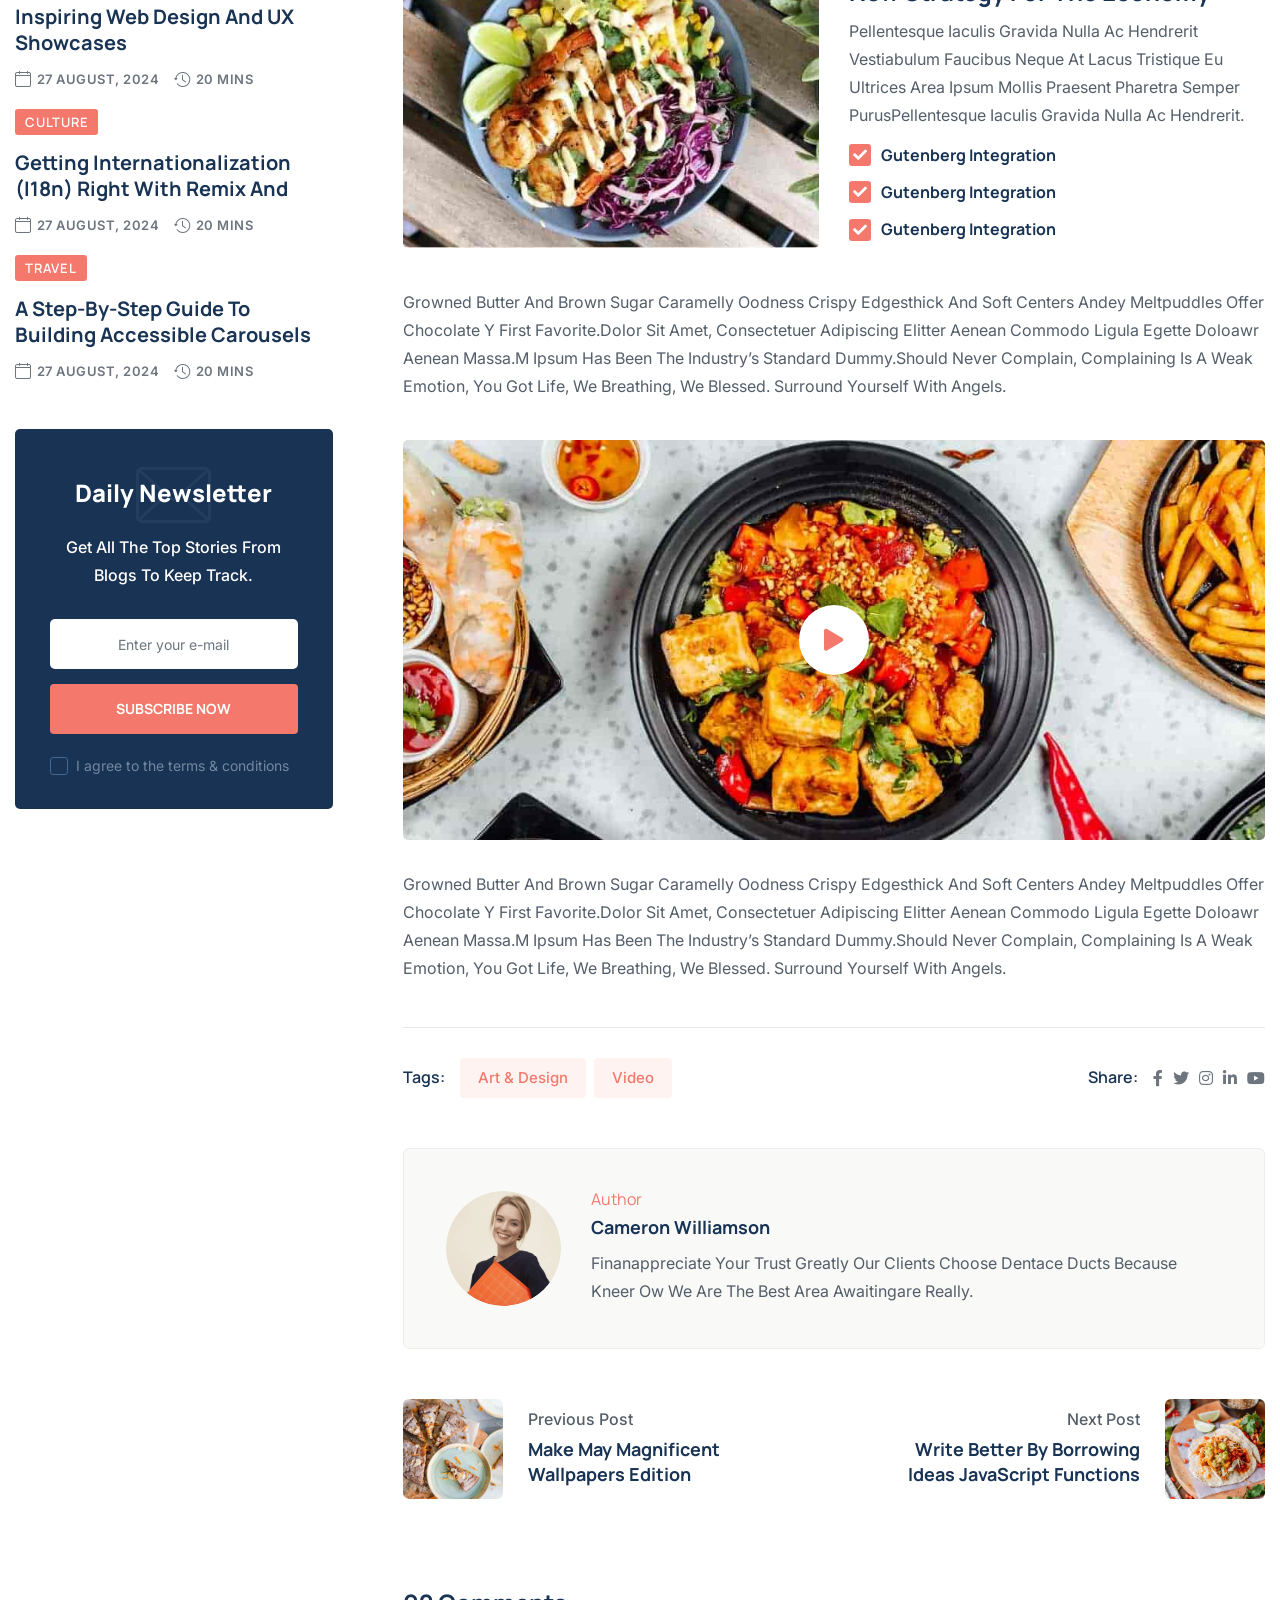
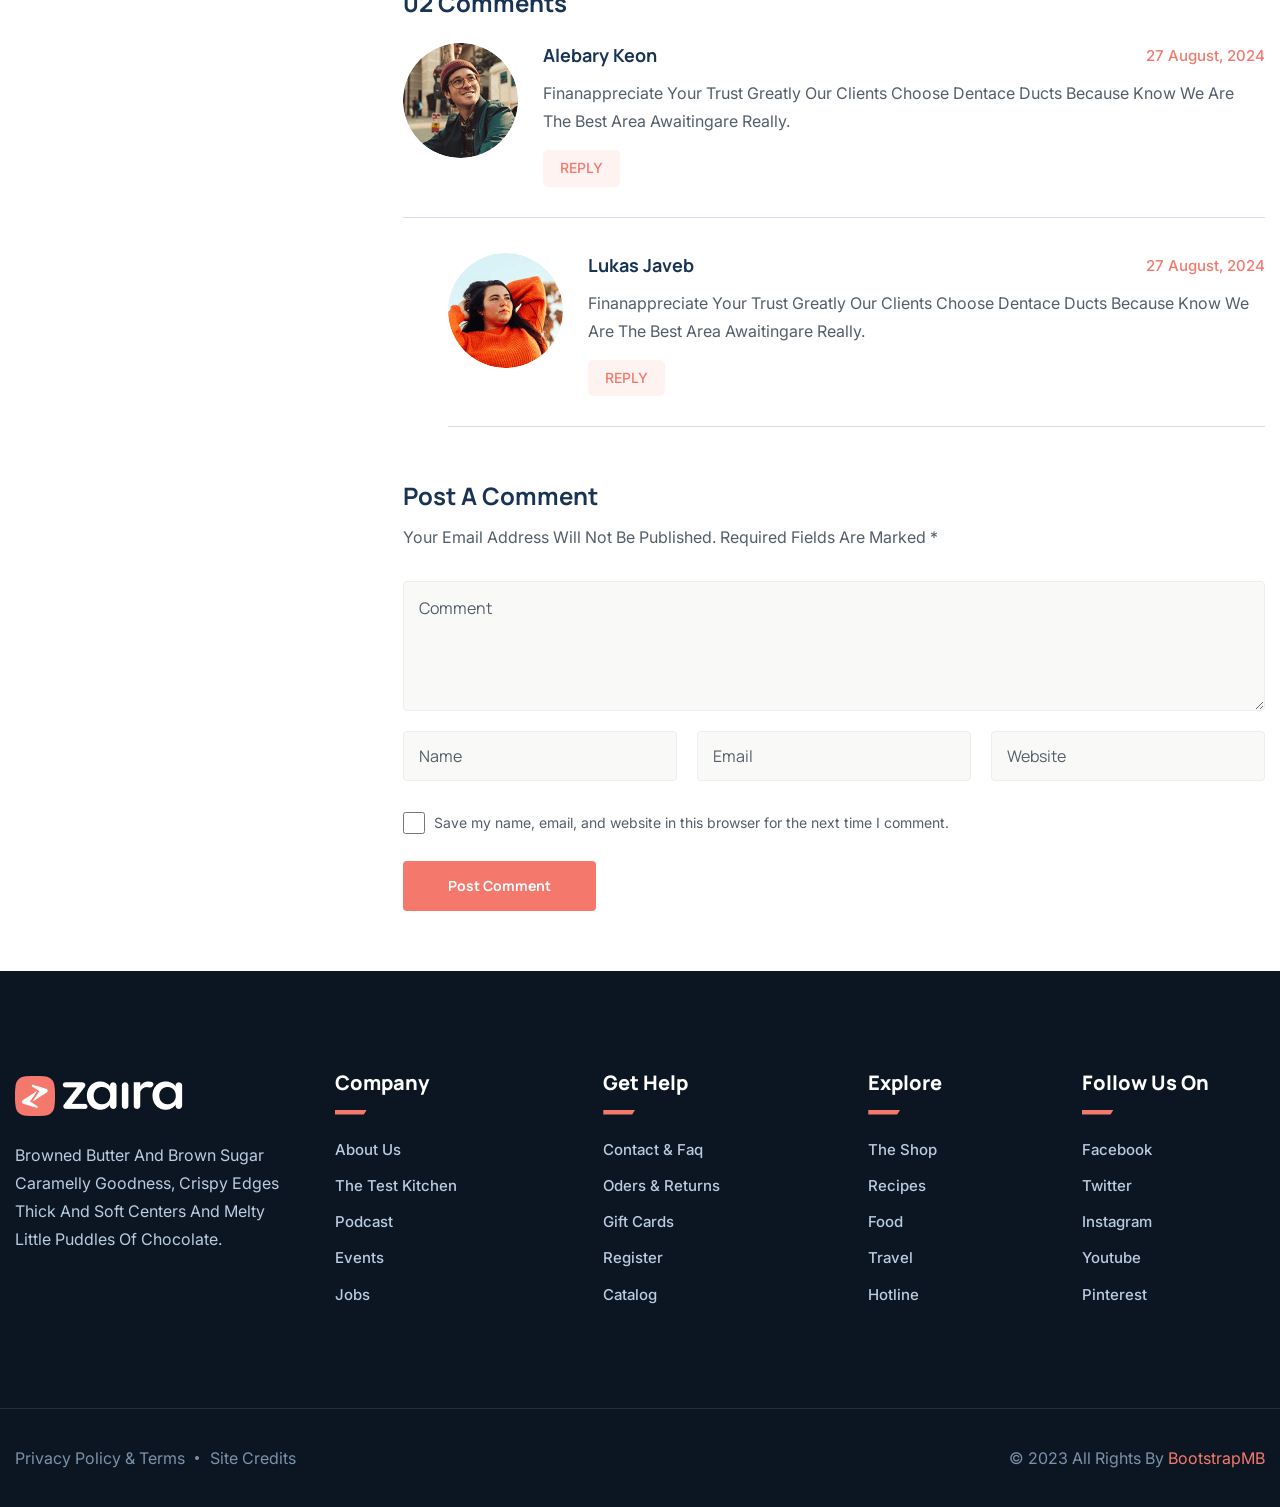
<file: blog-details-two.html>
<!doctype html>
<html class="no-js" lang="en">
    <head>
        <meta charset="utf-8">
        <meta http-equiv="x-ua-compatible" content="ie=edge">
        <title>Zaira - News Magazine HTML Template</title>
        <meta name="description" content="Zaira - News Magazine HTML Template">
        <meta name="viewport" content="width=device-width, initial-scale=1">

		<link rel="shortcut icon" type="image/x-icon" href="assets/img/favicon.png">
        <!-- Place favicon.ico in the root directory -->

        <!-- CSS here -->
        <link rel="stylesheet" href="assets/css/bootstrap.min.css">
        <link rel="stylesheet" href="assets/css/animate.min.css">
        <link rel="stylesheet" href="assets/css/magnific-popup.css">
        <link rel="stylesheet" href="assets/css/fontawesome-all.min.css">
        <link rel="stylesheet" href="assets/css/flaticon.css">
        <link rel="stylesheet" href="assets/css/slick.css">
        <link rel="stylesheet" href="assets/css/swiper-bundle.css">
        <link rel="stylesheet" href="assets/css/default.css">
        <link rel="stylesheet" href="assets/css/style.css">
        <link rel="stylesheet" href="assets/css/responsive.css">
    </head>
    <body>

        <!-- preloader -->
        <div id="preloader">
            <div class="loader-inner">
                <div id="loader">
                    <h2 id="bg-loader">zaira<span>.</span></h2>
                    <h2 id="fg-loader">zaira<span>.</span></h2>
                </div>
            </div>
        </div>
        <!-- preloader-end -->

        <!-- Dark/Light-toggle -->
        <div class="darkmode-trigger">
            <label class="modeSwitch">
                <input type="checkbox">
                <span class="icon"></span>
            </label>
        </div>
        <!-- Dark/Light-toggle-end -->

		<!-- Scroll-top -->
        <button class="scroll-top scroll-to-target" data-target="html">
            <i class="fas fa-angle-up"></i>
        </button>
        <!-- Scroll-top-end-->

        <!-- header-area -->
        <header>
            <div id="header-fixed-height"></div>
            <div class="header-top-wrap">
                <div class="container-fluid p-0">
                    <div class="row align-items-center">
                        <div class="col-md-6">
                            <div class="header-top-menu">
                                <ul class="list-wrap">
                                    <li><a href="contact.html">Forum</a></li>
                                    <li><a href="about.html">About</a></li>
                                    <li><a href="contact.html">Faq’s</a></li>
                                    <li><a href="contact.html">All Recipes</a></li>
                                </ul>
                            </div>
                        </div>
                        <div class="col-md-6">
                            <div class="header-top-social">
                                <h5 class="title">Follow Us:</h5>
                                <ul class="list-wrap">
                                    <li><a href="#"><i class="fab fa-facebook-f"></i></a></li>
                                    <li><a href="#"><i class="fab fa-twitter"></i></a></li>
                                    <li><a href="#"><i class="fab fa-instagram"></i></a></li>
                                    <li><a href="#"><i class="fab fa-linkedin-in"></i></a></li>
                                </ul>
                            </div>
                        </div>
                    </div>
                </div>
            </div>
            <div id="sticky-header" class="menu-area">
                <div class="container-fluid p-0">
                    <div class="row g-0">
                        <div class="col-12">
                            <div class="menu-wrap">
                                <div class="row align-items-center g-0">
                                    <div class="col-xl-5">
                                        <div class="header-left-side">
                                            <div class="offcanvas-toggle">
                                                <a href="javascript:void(0)" class="menu-tigger">
                                                    <span></span>
                                                    <span></span>
                                                    <span></span>
                                                </a>
                                            </div>
                                            <div class="navbar-wrap main-menu d-none d-xl-flex">
                                                <ul class="navigation">
                                                    <li class="menu-item-has-children"><a href="#">Home</a>
                                                        <ul class="sub-menu">
                                                            <li><a href="index.html">Home 01 - Default</a></li>
                                                            <li><a href="index-2.html">Home 02 - Gaming</a></li>
                                                            <li><a href="index-3.html">Home 03 - Technology</a></li>
                                                            <li><a href="index-4.html">Home 04 - Travel</a></li>
                                                            <li><a href="index-5.html">Home 05 - Crypto</a></li>
                                                            <li><a href="index-6.html">Home 06 - Newspaper</a></li>
                                                        </ul>
                                                    </li>
                                                    <li><a href="about.html">About Us</a></li>
                                                    <li class="active menu-item-has-children"><a href="#">Features</a>
                                                        <ul class="sub-menu">
                                                            <li class="active menu-item-has-children"><a href="#">Single Post Layout</a>
                                                                <ul class="sub-menu">
                                                                    <li><a href="blog-details.html">Single post 01</a></li>
                                                                    <li class="active"><a href="blog-details-two.html">Single post 02</a></li>
                                                                </ul>
                                                            </li>
                                                            <li><a href="author.html">Author Details</a></li>
                                                        </ul>
                                                    </li>
                                                    <li class="menu-item-has-children"><a href="#">Categories</a>
                                                        <ul class="sub-menu">
                                                            <li><a href="blog.html">Blog Default</a></li>
                                                            <li><a href="blog-2.html">Blog Layout 02</a></li>
                                                            <li><a href="blog-3.html">Blog Layout 03</a></li>
                                                        </ul>
                                                    </li>
                                                    <li><a href="contact.html">Contact</a></li>
                                                </ul>
                                            </div>
                                        </div>
                                    </div>
                                    <div class="col-xl-2 col-lg-3 col-md-4">
                                        <div class="logo text-center">
                                            <a href="index.html"><img src="assets/img/logo/logo.png" alt="Logo"></a>
                                        </div>
                                        <div class="logo d-none text-center">
                                            <a href="index.html"><img src="assets/img/logo/w_logo.png" alt="Logo"></a>
                                        </div>
                                    </div>
                                    <div class="col-xl-5 col-lg-9 col-md-8">
                                        <div class="header-right-side">
                                            <div class="header-search-wrap">
                                                <form action="#">
                                                    <input type="text" placeholder="Search here . . .">
                                                    <button type="submit"><i class="flaticon-search"></i></button>
                                                </form>
                                            </div>
                                            <div class="header-action d-none d-md-block">
                                                <ul class="list-wrap">
                                                    <li class="header-wishlist">
                                                        <a href="#"><i class="flaticon-heart"></i><span>0</span></a>
                                                    </li>
                                                    <li class="header-cart">
                                                        <a href="#"><i class="flaticon-basket"></i><span>0</span></a>
                                                        <strong>$0.00</strong>
                                                    </li>
                                                    <li class="header-sine-in">
                                                        <a href="contact.html"><i class="flaticon-user"></i>Sign In</a>
                                                    </li>
                                                </ul>
                                            </div>
                                        </div>
                                    </div>
                                </div>
                                <div class="mobile-nav-toggler"><i class="fas fa-bars"></i></div>
                            </div>

                            <!-- Mobile Menu  -->
                            <div class="mobile-menu">
                                <nav class="menu-box">
                                    <div class="close-btn"><i class="fas fa-times"></i></div>
                                    <div class="nav-logo">
                                        <a href="index.html"><img src="assets/img/logo/logo.png" alt="Logo"></a>
                                    </div>
                                    <div class="nav-logo d-none">
                                        <a href="index.html"><img src="assets/img/logo/w_logo.png" alt="Logo"></a>
                                    </div>
                                    <div class="mobile-search">
                                        <form action="#">
                                            <input type="text" placeholder="Search here...">
                                            <button><i class="flaticon-search"></i></button>
                                        </form>
                                    </div>
                                    <div class="menu-outer">
                                        <!--Here Menu Will Come Automatically Via Javascript / Same Menu as in Header-->
                                    </div>
                                    <div class="social-links">
                                        <ul class="clearfix list-wrap">
                                            <li><a href="#"><i class="fab fa-facebook-f"></i></a></li>
                                            <li><a href="#"><i class="fab fa-twitter"></i></a></li>
                                            <li><a href="#"><i class="fab fa-instagram"></i></a></li>
                                            <li><a href="#"><i class="fab fa-linkedin-in"></i></a></li>
                                            <li><a href="#"><i class="fab fa-youtube"></i></a></li>
                                        </ul>
                                    </div>
                                </nav>
                            </div>
                            <div class="menu-backdrop"></div>
                            <!-- End Mobile Menu -->

                        </div>
                    </div>
                </div>
            </div>

            <!-- offCanvas-area -->
            <div class="offCanvas-wrap">
                <div class="offCanvas-body">
                    <div class="offCanvas-toggle">
                        <span></span>
                        <span></span>
                    </div>
                    <div class="offCanvas-content">
                        <div class="offCanvas-logo logo">
                            <a href="index.html" class="logo-dark"><img src="assets/img/logo/logo.png" alt="Logo"></a>
                            <a href="index.html" class="logo-light"><img src="assets/img/logo/w_logo.png" alt="Logo"></a>
                        </div>
                        <p>The argument in favor of using filler text goes something like this: If you use any real content in the Consulting Process anytime you reach.</p>
                        <ul class="offCanvas-instagram list-wrap">
                            <li><a href="assets/img/blog/hr_post01.jpg" class="popup-image"><img src="assets/img/blog/hr_post01.jpg" alt="img"></a></li>
                            <li><a href="assets/img/blog/hr_post02.jpg" class="popup-image"><img src="assets/img/blog/hr_post02.jpg" alt="img"></a></li>
                            <li><a href="assets/img/blog/hr_post03.jpg" class="popup-image"><img src="assets/img/blog/hr_post03.jpg" alt="img"></a></li>
                            <li><a href="assets/img/blog/hr_post04.jpg" class="popup-image"><img src="assets/img/blog/hr_post04.jpg" alt="img"></a></li>
                            <li><a href="assets/img/blog/hr_post05.jpg" class="popup-image"><img src="assets/img/blog/hr_post05.jpg" alt="img"></a></li>
                            <li><a href="assets/img/blog/hr_post06.jpg" class="popup-image"><img src="assets/img/blog/hr_post06.jpg" alt="img"></a></li>
                        </ul>
                    </div>
                    <div class="offCanvas-contact">
                        <h4 class="title">Get In Touch</h4>
                        <ul class="offCanvas-contact-list list-wrap">
                            <li><i class="fas fa-envelope-open"></i><a href="mailto:info@webmail.com">info@webmail.com</a></li>
                            <li><i class="fas fa-phone"></i><a href="tel:88899988877">888 999 888 77</a></li>
                            <li><i class="fas fa-map-marker-alt"></i> 12/A, New Booston, NYC</li>
                        </ul>
                        <ul class="offCanvas-social list-wrap">
                            <li><a href="#"><i class="fab fa-facebook-f"></i></a></li>
                            <li><a href="#"><i class="fab fa-twitter"></i></a></li>
                            <li><a href="#"><i class="fab fa-linkedin-in"></i></a></li>
                            <li><a href="#"><i class="fab fa-youtube"></i></a></li>
                        </ul>
                    </div>
                </div>
            </div>
            <div class="offCanvas-overlay"></div>
            <!-- offCanvas-area-end -->
        </header>
        <!-- header-area-end -->


        <!-- main-area -->
        <main class="fix">

            <!-- breadcrumb-area -->
            <div class="breadcrumb-area">
                <div class="container">
                    <div class="row">
                        <div class="col-lg-12">
                            <div class="breadcrumb-content">
                                <nav aria-label="breadcrumb">
                                    <ol class="breadcrumb">
                                        <li class="breadcrumb-item"><a href="index.html">Home</a></li>
                                        <li class="breadcrumb-item" aria-current="page"><a href="blog.html">Blogs</a></li>
                                        <li class="breadcrumb-item active" aria-current="page">Smashing Podcast Episode 58 With Debbie What Is CX Design?</li>
                                    </ol>
                                </nav>
                            </div>
                        </div>
                    </div>
                </div>
            </div>
            <!-- breadcrumb-area-end -->

            <!-- blog-details-area -->
            <section class="blog-details-area pt-60 pb-60">
                <div class="container">
                    <div class="author-inner-wrap blog-inner-wrap">
                        <div class="row justify-content-center">
                            <div class="col-70 order-0 order-xl-2">
                                <div class="blog-details-wrap">
                                    <div class="blog-details-content">
                                        <div class="blog-details-content-top">
                                            <a href="blog.html" class="post-tag">Appitizer</a>
                                            <h2 class="title">Emerging Global Trends in Leather and Fashion Nicely Photo Area Shooting With Hand Classic Style</h2>
                                            <div class="bd-content-inner">
                                                <div class="blog-post-meta">
                                                    <ul class="list-wrap">
                                                        <li><i class="flaticon-user"></i>by<a href="author.html">Admin</a></li>
                                                        <li><i class="flaticon-calendar"></i>27 August, 2024</li>
                                                        <li><i class="flaticon-chat"></i><a href="blog-details.html">05 Comments</a></li>
                                                        <li><i class="flaticon-history"></i>20 Mins</li>
                                                    </ul>
                                                </div>
                                                <div class="blog-details-social">
                                                    <ul class="list-wrap">
                                                        <li><a href="#"><i class="fab fa-facebook-f"></i></a></li>
                                                        <li><a href="#"><i class="fab fa-twitter"></i></a></li>
                                                        <li><a href="#"><i class="fab fa-instagram"></i></a></li>
                                                        <li><a href="#"><i class="fab fa-linkedin-in"></i></a></li>
                                                    </ul>
                                                </div>
                                            </div>
                                        </div>
                                        <div class="blog-details-thumb">
                                            <img src="assets/img/blog/blog_details01.jpg" alt="">
                                        </div>
                                        <p class="first-info">Browned butter and brown sugar caramelly oodness crispy edgesthick and soft centers andey melty little puddles of
                                        chocolate y first favorite.dolor sit amet, consectetuer adipiscing elitter Aenean commodo ligula eget dolor Aenean
                                        massa.</p>
                                        <p>Growned butter and brown sugar caramelly oodness crispy edgesthick and soft centers andey meltpuddles of chocolate y first favorite.dolor sit amet, consectetuer adipiscing elitter Aenean commodo ligula eget doloawr Aenean massa.m Ipsum has been the industry’s standard dummy.</p>
                                        <blockquote>
                                            <p>Grursus mal suada faci lisis orem ipsum dola onsectetur elittery Vestey  bulum the ipsumm ipsum that dolocons rsus mal suada and there fadolorit to the consectetur elite. </p>
                                            <cite>Thomas A. Edison</cite>
                                        </blockquote>
                                        <p>Growned butter and brown sugar caramelly oodness crispy edgesthick and soft centers andey meltpuddles offer chocolate y first favorite.dolor sit amet, consectetuer adipiscing elitter Aenean commodo ligula egette doloawr Aenean massa.m Ipsum has been the industry’s standard dummy.should never complain, complaining is a weak emotion, you got life, we breathing, we blessed. Surround yourself with angels.</p>
                                        <div class="blog-details-inner">
                                            <div class="row align-items-center">
                                                <div class="col-md-6">
                                                    <div class="blog-details-inner-img">
                                                        <img src="assets/img/blog/blog_details02.jpg" alt="">
                                                    </div>
                                                </div>
                                                <div class="col-md-6">
                                                    <div class="blog-details-inner-content">
                                                        <h3 class="title-two">Customer Engagement Marketing New Strategy for the Economy</h3>
                                                        <p>Pellentesque iaculis gravida nulla ac hendrerit Vestiabulum faucibus neque at lacus tristique eu ultrices area ipsum mollis Praesent pharetra semper purusPellentesque iaculis gravida nulla ac hendrerit.</p>
                                                        <ul class="list-wrap">
                                                            <li><i class="fas fa-check"></i>Gutenberg Integration</li>
                                                            <li><i class="fas fa-check"></i>Gutenberg Integration</li>
                                                            <li><i class="fas fa-check"></i>Gutenberg Integration</li>
                                                        </ul>
                                                    </div>
                                                </div>
                                            </div>
                                        </div>
                                        <p>Growned butter and brown sugar caramelly oodness crispy edgesthick and soft centers andey meltpuddles offer chocolate y first favorite.dolor sit amet, consectetuer adipiscing elitter Aenean commodo ligula egette doloawr Aenean massa.m Ipsum has been the industry’s standard dummy.should never complain, complaining is a weak emotion, you got life, we breathing, we blessed. Surround yourself with angels.</p>
                                        <div class="blog-details-video">
                                            <img src="assets/img/blog/blog_details03.jpg" alt="">
                                            <a href="https://www.youtube.com/watch?v=G_AEL-Xo5l8" class="paly-btn popup-video"><i class="fas fa-play"></i></a>
                                        </div>
                                        <p>Growned butter and brown sugar caramelly oodness crispy edgesthick and soft centers andey meltpuddles offer chocolate y first favorite.dolor sit amet, consectetuer adipiscing elitter Aenean commodo ligula egette doloawr Aenean massa.m Ipsum has been the industry’s standard dummy.should never complain, complaining is a weak emotion, you got life, we breathing, we blessed. Surround yourself with angels.</p>
                                        <div class="blog-details-bottom">
                                            <div class="row align-items-center">
                                                <div class="col-lg-6">
                                                    <div class="post-tags">
                                                        <h5 class="title">Tags:</h5>
                                                        <ul class="list-wrap">
                                                            <li><a href="blog.html">Art & Design</a></li>
                                                            <li><a href="blog.html">Video</a></li>
                                                        </ul>
                                                    </div>
                                                </div>
                                                <div class="col-lg-6">
                                                    <div class="post-share">
                                                        <h5 class="title">Share:</h5>
                                                        <ul class="list-wrap">
                                                            <li><a href="#"><i class="fab fa-facebook-f"></i></a></li>
                                                            <li><a href="#"><i class="fab fa-twitter"></i></a></li>
                                                            <li><a href="#"><i class="fab fa-instagram"></i></a></li>
                                                            <li><a href="#"><i class="fab fa-linkedin-in"></i></a></li>
                                                            <li><a href="#"><i class="fab fa-youtube"></i></a></li>
                                                        </ul>
                                                    </div>
                                                </div>
                                            </div>
                                        </div>
                                    </div>
                                    <div class="blog-avatar-wrap mb-50">
                                        <div class="blog-avatar-img">
                                            <a href="#"><img src="assets/img/images/avatar.png" alt="img"></a>
                                        </div>
                                        <div class="blog-avatar-info">
                                            <span class="designation">Author</span>
                                            <h4 class="name"><a href="author.html">Cameron Williamson</a></h4>
                                            <p>Finanappreciate your trust greatly Our clients choose dentace ducts because kneer ow we are the best area Awaitingare really.</p>
                                        </div>
                                    </div>
                                    <div class="pev-next-post-wrap">
                                        <div class="row">
                                            <div class="col-md-6">
                                                <div class="post-item">
                                                    <div class="thumb">
                                                        <a href="blog-details.html"><img src="assets/img/blog/bd_post01.jpg" alt=""></a>
                                                    </div>
                                                    <div class="content">
                                                        <span>Previous Post</span>
                                                        <h5 class="post-title"><a href="blog-details.html">Make May Magnificent <br> Wallpapers Edition</a></h5>
                                                    </div>
                                                </div>
                                            </div>
                                            <div class="col-md-6">
                                                <div class="post-item next-post">
                                                    <div class="thumb">
                                                        <a href="blog-details.html"><img src="assets/img/blog/bd_post02.jpg" alt=""></a>
                                                    </div>
                                                    <div class="content">
                                                        <span>Next Post</span>
                                                        <h5 class="post-title"><a href="blog-details.html">Write Better By Borrowing <br> Ideas JavaScript Functions</a></h5>
                                                    </div>
                                                </div>
                                            </div>
                                        </div>
                                    </div>
                                    <div class="comments-wrap">
                                        <h3 class="comments-wrap-title">02 Comments</h3>
                                        <div class="latest-comments">
                                            <ul class="list-wrap">
                                                <li>
                                                    <div class="comments-box">
                                                        <div class="comments-avatar">
                                                            <img src="assets/img/images/comment01.png" alt="img">
                                                        </div>
                                                        <div class="comments-text">
                                                            <div class="avatar-name">
                                                                <h6 class="name">Alebary keon</h6>
                                                                <span class="date">27 August, 2024</span>
                                                            </div>
                                                            <p>Finanappreciate your trust greatly Our clients choose dentace ducts because know we are the best area Awaitingare really.</p>
                                                            <a href="#" class="reply-btn">Reply</a>
                                                        </div>
                                                    </div>
                                                    <ul class="children">
                                                        <li>
                                                            <div class="comments-box">
                                                                <div class="comments-avatar">
                                                                    <img src="assets/img/images/comment02.png" alt="img">
                                                                </div>
                                                                <div class="comments-text">
                                                                    <div class="avatar-name">
                                                                        <h6 class="name">Lukas Javeb</h6>
                                                                        <span class="date">27 August, 2024</span>
                                                                    </div>
                                                                    <p>Finanappreciate your trust greatly Our clients choose dentace ducts because know we are the best area Awaitingare really.</p>
                                                                    <a href="#" class="reply-btn">Reply</a>
                                                                </div>
                                                            </div>
                                                        </li>
                                                    </ul>
                                                </li>
                                            </ul>
                                        </div>
                                    </div>
                                    <div class="comment-respond">
                                        <h3 class="comment-reply-title">Post a comment</h3>
                                        <form action="#" class="comment-form">
                                            <p class="comment-notes">Your email address will not be published. Required fields are marked *</p>
                                            <div class="form-grp">
                                                <textarea name="comment" placeholder="Comment"></textarea>
                                            </div>
                                            <div class="row">
                                                <div class="col-md-4">
                                                    <div class="form-grp">
                                                        <input type="text" placeholder="Name">
                                                    </div>
                                                </div>
                                                <div class="col-md-4">
                                                    <div class="form-grp">
                                                        <input type="email" placeholder="Email">
                                                    </div>
                                                </div>
                                                <div class="col-md-4">
                                                    <div class="form-grp">
                                                        <input type="url" placeholder="Website">
                                                    </div>
                                                </div>
                                            </div>
                                            <div class="form-grp checkbox-grp">
                                                <input type="checkbox" id="checkbox_two">
                                                <label for="checkbox_two">Save my name, email, and website in this browser for the next time I comment.</label>
                                            </div>
                                            <button type="submit" class="btn btn-two">Post Comment</button>
                                        </form>
                                    </div>
                                </div>
                            </div>
                            <div class="col-30">
                                <div class="sidebar-wrap">
                                    <div class="sidebar-widget">
                                        <div class="sidebar-search">
                                            <form action="#">
                                                <input type="text" placeholder="Search . . .">
                                                <button type="submit"><i class="flaticon-search"></i></button>
                                            </form>
                                        </div>
                                    </div>
                                    <div class="sidebar-widget sidebar-widget-two">
                                        <div class="widget-title mb-30">
                                            <h6 class="title">Hot Categories</h6>
                                            <div class="section-title-line"></div>
                                        </div>
                                        <div class="sidebar-categories">
                                            <ul class="list-wrap">
                                                <li>
                                                    <a href="blog.html" data-background="assets/img/images/t_cat_img01.jpg">
                                                        <span class="post-tag post-tag-three">Technology</span>
                                                        <span class="right-arrow">
                                                            <svg xmlns="http://www.w3.org/2000/svg" viewBox="0 0 16 16" fill="none">
                                                                <path d="M1.72308 16L0 14.2769L11.8154 2.46154H1.23077V0H16V14.7692H13.5385V4.18462L1.72308 16Z" fill="currentcolor"></path>
                                                                <path d="M1.72308 16L0 14.2769L11.8154 2.46154H1.23077V0H16V14.7692H13.5385V4.18462L1.72308 16Z" fill="currentcolor"></path>
                                                            </svg>
                                                        </span>
                                                    </a>
                                                </li>
                                                <li>
                                                    <a href="blog.html" data-background="assets/img/images/t_cat_img02.jpg">
                                                        <span class="post-tag post-tag-three">Mobile</span>
                                                        <span class="right-arrow">
                                                            <svg xmlns="http://www.w3.org/2000/svg" viewBox="0 0 16 16" fill="none">
                                                                <path d="M1.72308 16L0 14.2769L11.8154 2.46154H1.23077V0H16V14.7692H13.5385V4.18462L1.72308 16Z" fill="currentcolor"></path>
                                                                <path d="M1.72308 16L0 14.2769L11.8154 2.46154H1.23077V0H16V14.7692H13.5385V4.18462L1.72308 16Z" fill="currentcolor"></path>
                                                            </svg>
                                                        </span>
                                                    </a>
                                                </li>
                                                <li>
                                                    <a href="blog.html" data-background="assets/img/images/t_cat_img03.jpg">
                                                        <span class="post-tag post-tag-three">Gadget</span>
                                                        <span class="right-arrow">
                                                            <svg xmlns="http://www.w3.org/2000/svg" viewBox="0 0 16 16" fill="none">
                                                                <path d="M1.72308 16L0 14.2769L11.8154 2.46154H1.23077V0H16V14.7692H13.5385V4.18462L1.72308 16Z" fill="currentcolor"></path>
                                                                <path d="M1.72308 16L0 14.2769L11.8154 2.46154H1.23077V0H16V14.7692H13.5385V4.18462L1.72308 16Z" fill="currentcolor"></path>
                                                            </svg>
                                                        </span>
                                                    </a>
                                                </li>
                                                <li>
                                                    <a href="blog.html" data-background="assets/img/images/t_cat_img04.jpg">
                                                        <span class="post-tag post-tag-three">News</span>
                                                        <span class="right-arrow">
                                                            <svg xmlns="http://www.w3.org/2000/svg" viewBox="0 0 16 16" fill="none">
                                                                <path d="M1.72308 16L0 14.2769L11.8154 2.46154H1.23077V0H16V14.7692H13.5385V4.18462L1.72308 16Z" fill="currentcolor"></path>
                                                                <path d="M1.72308 16L0 14.2769L11.8154 2.46154H1.23077V0H16V14.7692H13.5385V4.18462L1.72308 16Z" fill="currentcolor"></path>
                                                            </svg>
                                                        </span>
                                                    </a>
                                                </li>
                                            </ul>
                                        </div>
                                    </div>
                                    <div class="sidebar-widget sidebar-widget-two">
                                        <div class="widget-title mb-25">
                                            <h2 class="title">Subscribe & Followers</h2>
                                            <div class="section-title-line"></div>
                                        </div>
                                        <div class="sidebar-social-wrap">
                                            <ul class="list-wrap">
                                                <li><a href="#"><i class="fab fa-facebook-f"></i>facebook</a></li>
                                                <li><a href="#"><i class="fab fa-twitter"></i>twitter</a></li>
                                                <li><a href="#"><i class="fab fa-instagram"></i>instagram</a></li>
                                                <li><a href="#"><i class="fab fa-youtube"></i>youtube</a></li>
                                                <li><a href="#"><i class="fab fa-linkedin-in"></i>LinkedIn</a></li>
                                                <li><a href="#"><i class="fab fa-pinterest-p"></i>Pinterest</a></li>
                                            </ul>
                                        </div>
                                    </div>
                                    <div class="sidebar-widget sidebar-widget-two">
                                        <div class="widget-title mb-30">
                                            <h6 class="title">Recent News</h6>
                                            <div class="section-title-line"></div>
                                        </div>
                                        <div class="hot-post-wrap">
                                            <div class="hot-post-item">
                                                <div class="hot-post-thumb">
                                                    <a href="blog-details.html"><img src="assets/img/blog/blog_rc_post.jpg" alt=""></a>
                                                </div>
                                                <div class="hot-post-content">
                                                    <a href="blog.html" class="post-tag">Adventure</a>
                                                    <h4 class="post-title"><a href="blog-details.html">Inspiring Web Design And UX Showcases</a></h4>
                                                    <div class="blog-post-meta">
                                                        <ul class="list-wrap">
                                                            <li><i class="flaticon-calendar"></i>27 August, 2024</li>
                                                            <li><i class="flaticon-history"></i>20 Mins</li>
                                                        </ul>
                                                    </div>
                                                </div>
                                            </div>
                                            <div class="hot-post-item">
                                                <div class="hot-post-content">
                                                    <a href="blog.html" class="post-tag">Culture</a>
                                                    <h4 class="post-title"><a href="blog-details.html">Getting Internationalization (i18n) Right With Remix And</a></h4>
                                                    <div class="blog-post-meta">
                                                        <ul class="list-wrap">
                                                            <li><i class="flaticon-calendar"></i>27 August, 2024</li>
                                                            <li><i class="flaticon-history"></i>20 Mins</li>
                                                        </ul>
                                                    </div>
                                                </div>
                                            </div>
                                            <div class="hot-post-item">
                                                <div class="hot-post-content">
                                                    <a href="blog.html" class="post-tag">Travel</a>
                                                    <h4 class="post-title"><a href="blog-details.html">A Step-By-Step Guide To Building Accessible Carousels</a></h4>
                                                    <div class="blog-post-meta">
                                                        <ul class="list-wrap">
                                                            <li><i class="flaticon-calendar"></i>27 August, 2024</li>
                                                            <li><i class="flaticon-history"></i>20 Mins</li>
                                                        </ul>
                                                    </div>
                                                </div>
                                            </div>
                                        </div>
                                    </div>
                                    <div class="sidebar-widget sidebar-widget-two">
                                        <div class="sidebar-newsletter">
                                            <div class="icon"><i class="flaticon-envelope"></i></div>
                                            <h4 class="title">Daily Newsletter</h4>
                                            <p>Get all the top stories from Blogs to keep track.</p>
                                            <div class="sidebar-newsletter-form-two">
                                                <form action="#">
                                                    <div class="form-grp">
                                                        <input type="text" placeholder="Enter your e-mail">
                                                        <button type="submit" class="btn">Subscribe Now</button>
                                                    </div>
                                                    <div class="form-check">
                                                        <input type="checkbox" class="form-check-input" id="checkbox">
                                                        <label for="checkbox">I agree to the terms & conditions</label>
                                                    </div>
                                                </form>
                                            </div>
                                        </div>
                                    </div>
                                </div>
                            </div>
                        </div>
                    </div>
                </div>
            </section>
            <!-- blog-details-area-end -->

        </main>
        <!-- main-area-end -->

        <!-- footer-area -->
        <footer>
            <div class="footer-area">
                <div class="footer-top">
                    <div class="container">
                        <div class="row">
                            <div class="col-lg-3 col-md-7">
                                <div class="footer-widget">
                                    <div class="fw-logo">
                                        <a href="index.html"><img src="assets/img/logo/w_logo.png" alt=""></a>
                                    </div>
                                    <div class="footer-content">
                                        <p>Browned butter and brown sugar caramelly goodness, crispy edges thick and soft centers and melty little puddles of chocolate.</p>
                                    </div>
                                </div>
                            </div>
                            <div class="col-lg-2 col-md-5 col-sm-6">
                                <div class="footer-widget">
                                    <h4 class="fw-title">Company</h4>
                                    <div class="footer-link-wrap">
                                        <ul class="list-wrap">
                                            <li><a href="about.html">About Us</a></li>
                                            <li><a href="contact.html">The Test Kitchen</a></li>
                                            <li><a href="contact.html">Podcast</a></li>
                                            <li><a href="contact.html">Events</a></li>
                                            <li><a href="contact.html">Jobs</a></li>
                                        </ul>
                                    </div>
                                </div>
                            </div>
                            <div class="col-lg-3 col-md-4 col-sm-6">
                                <div class="footer-widget">
                                    <h4 class="fw-title">Get Help</h4>
                                    <div class="footer-link-wrap">
                                        <ul class="list-wrap">
                                            <li><a href="contact.html">Contact & Faq</a></li>
                                            <li><a href="contact.html">Oders & Returns</a></li>
                                            <li><a href="contact.html">Gift Cards</a></li>
                                            <li><a href="contact.html">Register</a></li>
                                            <li><a href="contact.html">Catalog</a></li>
                                        </ul>
                                    </div>
                                </div>
                            </div>
                            <div class="col-lg-2 col-md-4 col-sm-6">
                                <div class="footer-widget">
                                    <h4 class="fw-title">Explore</h4>
                                    <div class="footer-link-wrap">
                                        <ul class="list-wrap">
                                            <li><a href="contact.html">The Shop</a></li>
                                            <li><a href="contact.html">Recipes</a></li>
                                            <li><a href="contact.html">Food</a></li>
                                            <li><a href="contact.html">Travel</a></li>
                                            <li><a href="contact.html">Hotline</a></li>
                                        </ul>
                                    </div>
                                </div>
                            </div>
                            <div class="col-lg-2 col-md-4 col-sm-6">
                                <div class="footer-widget">
                                    <h4 class="fw-title">Follow us On</h4>
                                    <div class="footer-link-wrap">
                                        <ul class="list-wrap">
                                            <li><a href="#">facebook</a></li>
                                            <li><a href="#">Twitter</a></li>
                                            <li><a href="#">Instagram</a></li>
                                            <li><a href="#">Youtube</a></li>
                                            <li><a href="#">Pinterest</a></li>
                                        </ul>
                                    </div>
                                </div>
                            </div>
                        </div>
                    </div>
                </div>
                <div class="footer-bottom">
                    <div class="container">
                        <div class="row">
                            <div class="col-md-6">
                                <div class="footer-bottom-menu">
                                    <ul class="list-wrap">
                                        <li><a href="contact.html">Privacy Policy & Terms</a></li>
                                        <li><a href="contact.html">Site Credits</a></li>
                                    </ul>
                                </div>
                            </div>
                            <div class="col-md-6">
                                <div class="copyright-text">
                                    <p>© 2023 All Rights By <a href="https://www.bootstrapmb.com">bootstrapMB</a></p>
                                </div>
                            </div>
                        </div>
                    </div>
                </div>
            </div>
        </footer>
        <!-- footer-area-end -->


        <!-- JS here -->
        <script src="assets/js/vendor/jquery-3.6.0.min.js"></script>
        <script src="assets/js/bootstrap.min.js"></script>
        <script src="assets/js/jquery.magnific-popup.min.js"></script>
        <script src="assets/js/slick.min.js"></script>
        <script src="assets/js/swiper-bundle.js"></script>
        <script src="assets/js/ajax-form.js"></script>
        <script src="assets/js/wow.min.js"></script>
        <script src="assets/js/main.js"></script>
    </body>
</html>
</file>
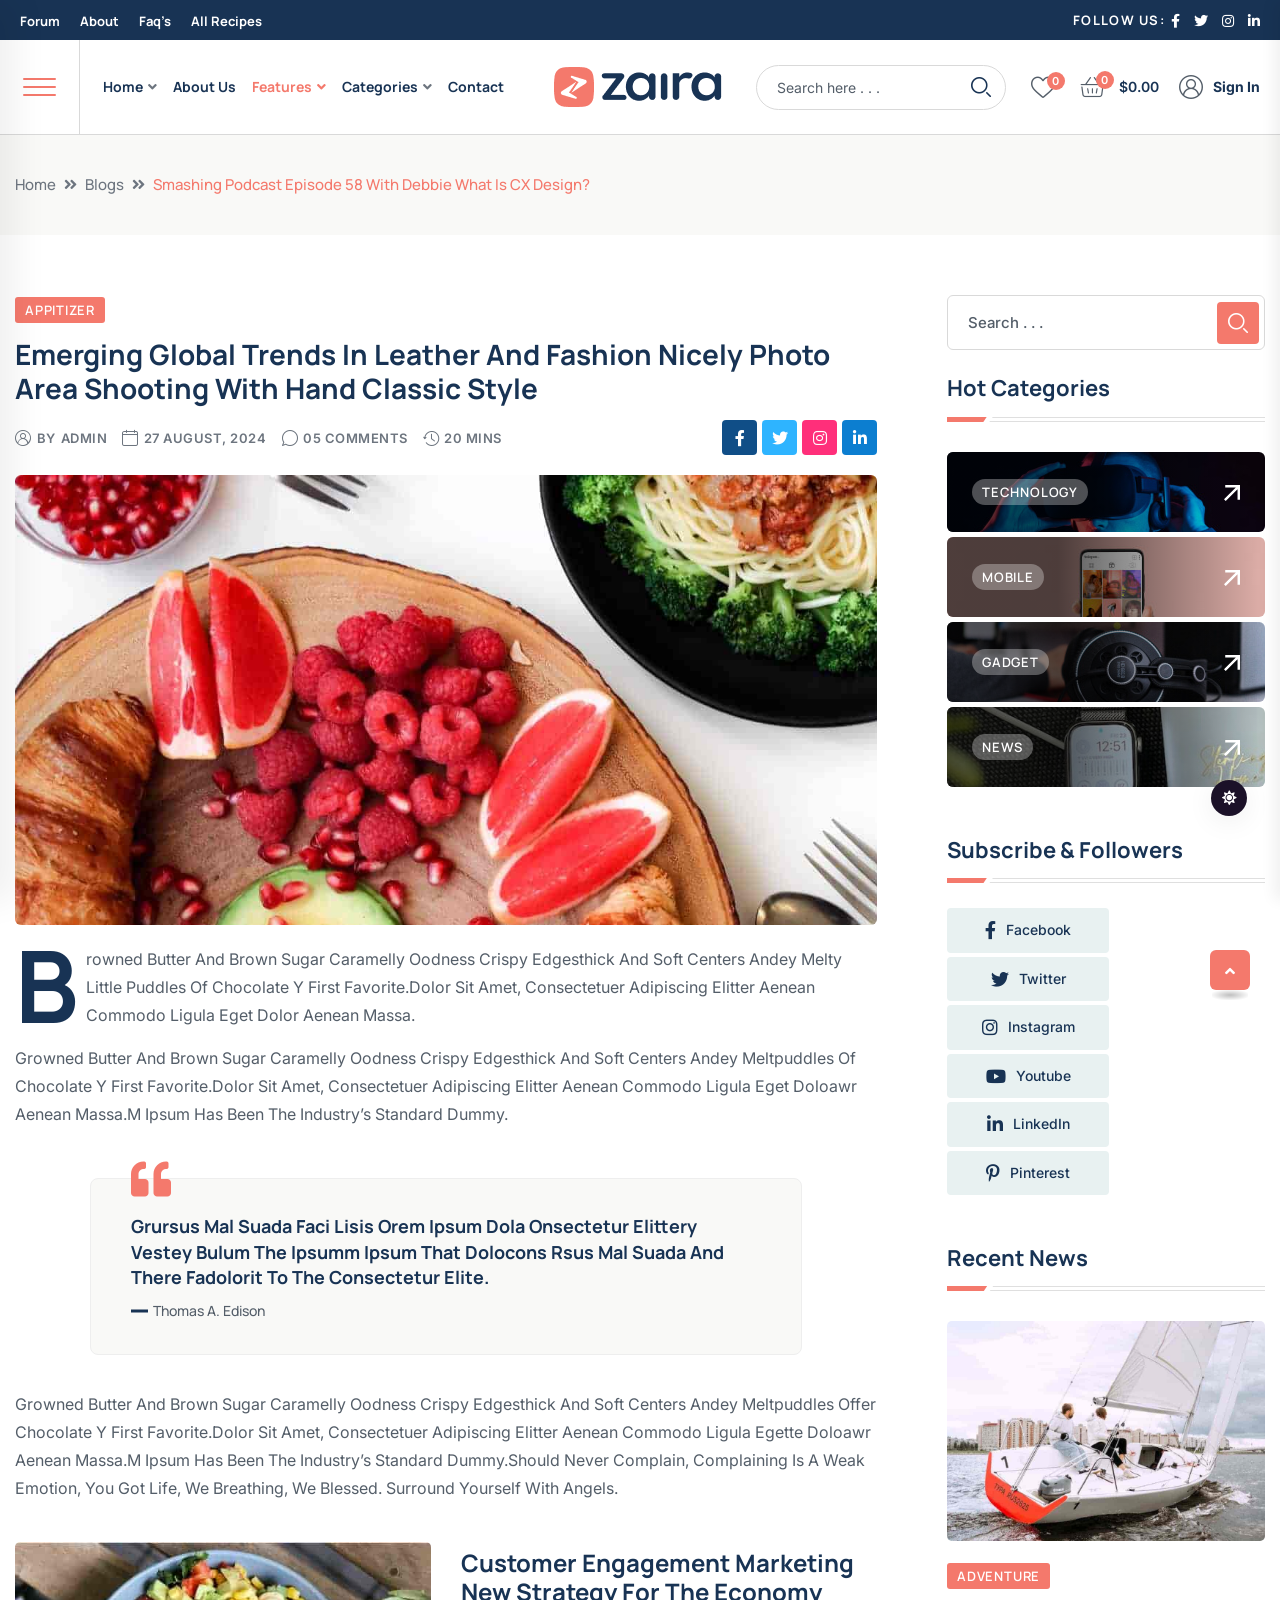
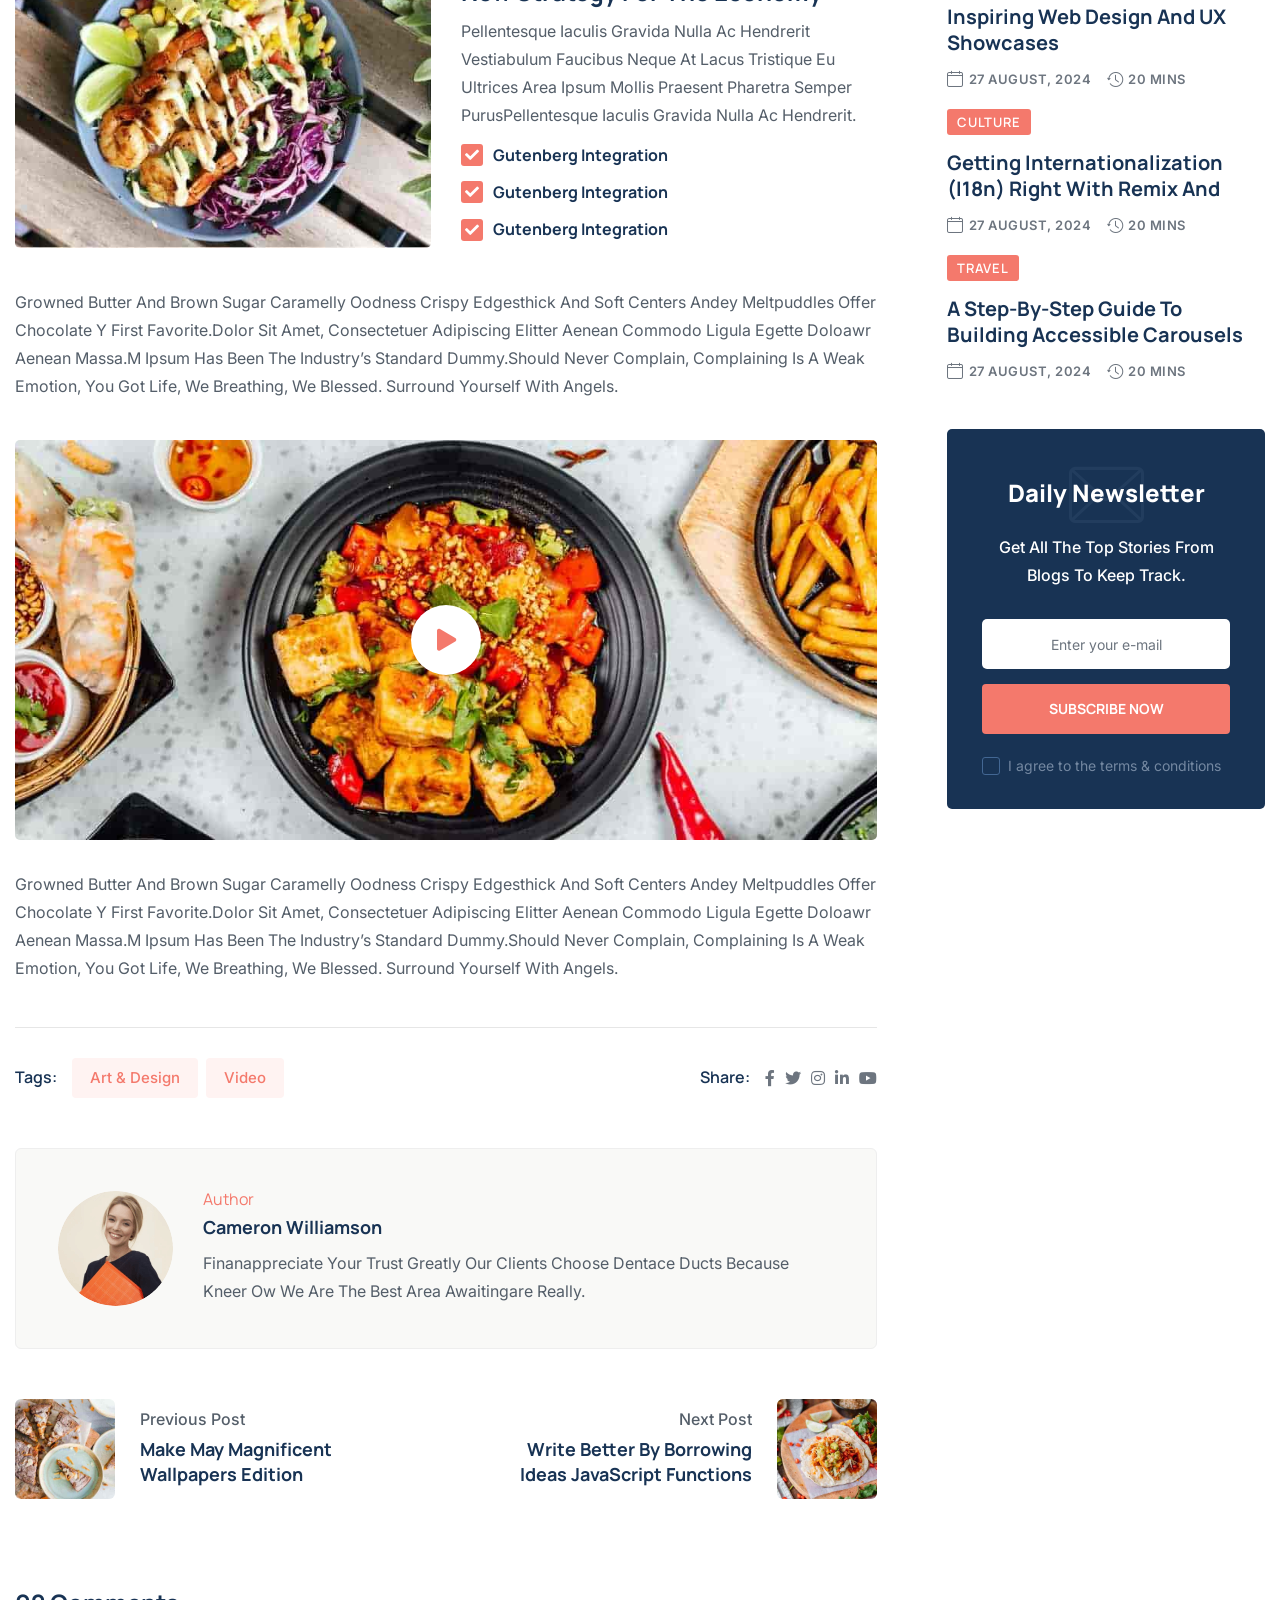
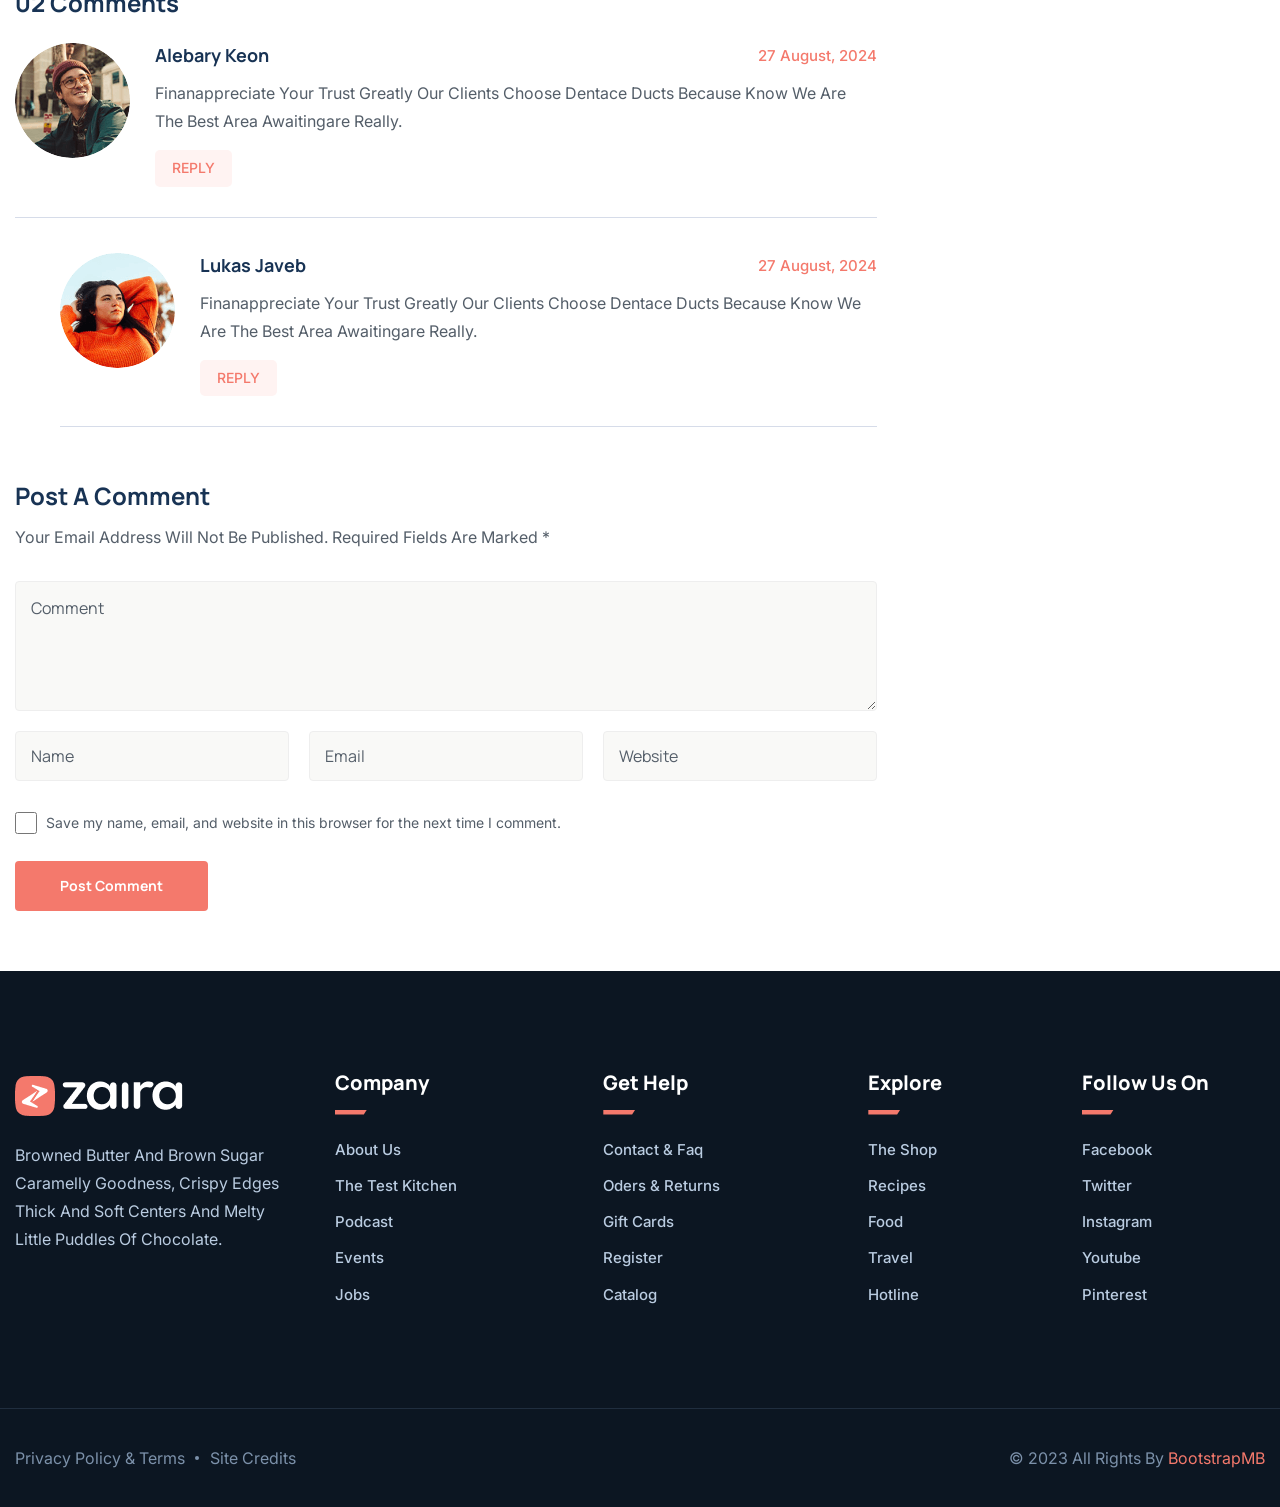
<file: blog-details.html>
<!doctype html>
<html class="no-js" lang="en">
    <head>
        <meta charset="utf-8">
        <meta http-equiv="x-ua-compatible" content="ie=edge">
        <title>Zaira - News Magazine HTML Template</title>
        <meta name="description" content="Zaira - News Magazine HTML Template">
        <meta name="viewport" content="width=device-width, initial-scale=1">

		<link rel="shortcut icon" type="image/x-icon" href="assets/img/favicon.png">
        <!-- Place favicon.ico in the root directory -->

        <!-- CSS here -->
        <link rel="stylesheet" href="assets/css/bootstrap.min.css">
        <link rel="stylesheet" href="assets/css/animate.min.css">
        <link rel="stylesheet" href="assets/css/magnific-popup.css">
        <link rel="stylesheet" href="assets/css/fontawesome-all.min.css">
        <link rel="stylesheet" href="assets/css/flaticon.css">
        <link rel="stylesheet" href="assets/css/slick.css">
        <link rel="stylesheet" href="assets/css/swiper-bundle.css">
        <link rel="stylesheet" href="assets/css/default.css">
        <link rel="stylesheet" href="assets/css/style.css">
        <link rel="stylesheet" href="assets/css/responsive.css">
    </head>
    <body>

        <!-- preloader -->
        <div id="preloader">
            <div class="loader-inner">
                <div id="loader">
                    <h2 id="bg-loader">zaira<span>.</span></h2>
                    <h2 id="fg-loader">zaira<span>.</span></h2>
                </div>
            </div>
        </div>
        <!-- preloader-end -->

        <!-- Dark/Light-toggle -->
        <div class="darkmode-trigger">
            <label class="modeSwitch">
                <input type="checkbox">
                <span class="icon"></span>
            </label>
        </div>
        <!-- Dark/Light-toggle-end -->

		<!-- Scroll-top -->
        <button class="scroll-top scroll-to-target" data-target="html">
            <i class="fas fa-angle-up"></i>
        </button>
        <!-- Scroll-top-end-->

        <!-- header-area -->
        <header>
            <div id="header-fixed-height"></div>
            <div class="header-top-wrap">
                <div class="container-fluid p-0">
                    <div class="row align-items-center">
                        <div class="col-md-6">
                            <div class="header-top-menu">
                                <ul class="list-wrap">
                                    <li><a href="contact.html">Forum</a></li>
                                    <li><a href="about.html">About</a></li>
                                    <li><a href="contact.html">Faq’s</a></li>
                                    <li><a href="contact.html">All Recipes</a></li>
                                </ul>
                            </div>
                        </div>
                        <div class="col-md-6">
                            <div class="header-top-social">
                                <h5 class="title">Follow Us:</h5>
                                <ul class="list-wrap">
                                    <li><a href="#"><i class="fab fa-facebook-f"></i></a></li>
                                    <li><a href="#"><i class="fab fa-twitter"></i></a></li>
                                    <li><a href="#"><i class="fab fa-instagram"></i></a></li>
                                    <li><a href="#"><i class="fab fa-linkedin-in"></i></a></li>
                                </ul>
                            </div>
                        </div>
                    </div>
                </div>
            </div>
            <div id="sticky-header" class="menu-area">
                <div class="container-fluid p-0">
                    <div class="row g-0">
                        <div class="col-12">
                            <div class="menu-wrap">
                                <div class="row align-items-center g-0">
                                    <div class="col-xl-5">
                                        <div class="header-left-side">
                                            <div class="offcanvas-toggle">
                                                <a href="javascript:void(0)" class="menu-tigger">
                                                    <span></span>
                                                    <span></span>
                                                    <span></span>
                                                </a>
                                            </div>
                                            <div class="navbar-wrap main-menu d-none d-xl-flex">
                                                <ul class="navigation">
                                                    <li class="menu-item-has-children"><a href="#">Home</a>
                                                        <ul class="sub-menu">
                                                            <li><a href="index.html">Home 01 - Default</a></li>
                                                            <li><a href="index-2.html">Home 02 - Gaming</a></li>
                                                            <li><a href="index-3.html">Home 03 - Technology</a></li>
                                                            <li><a href="index-4.html">Home 04 - Travel</a></li>
                                                            <li><a href="index-5.html">Home 05 - Crypto</a></li>
                                                            <li><a href="index-6.html">Home 06 - Newspaper</a></li>
                                                        </ul>
                                                    </li>
                                                    <li><a href="about.html">About Us</a></li>
                                                    <li class="active menu-item-has-children"><a href="#">Features</a>
                                                        <ul class="sub-menu">
                                                            <li class="active menu-item-has-children"><a href="#">Single Post Layout</a>
                                                                <ul class="sub-menu">
                                                                    <li class="active"><a href="blog-details.html">Single post 01</a></li>
                                                                    <li><a href="blog-details-two.html">Single post 02</a></li>
                                                                </ul>
                                                            </li>
                                                            <li><a href="author.html">Author Details</a></li>
                                                        </ul>
                                                    </li>
                                                    <li class="menu-item-has-children"><a href="#">Categories</a>
                                                        <ul class="sub-menu">
                                                            <li><a href="blog.html">Blog Default</a></li>
                                                            <li><a href="blog-2.html">Blog Layout 02</a></li>
                                                            <li><a href="blog-3.html">Blog Layout 03</a></li>
                                                        </ul>
                                                    </li>
                                                    <li><a href="contact.html">Contact</a></li>
                                                </ul>
                                            </div>
                                        </div>
                                    </div>
                                    <div class="col-xl-2 col-lg-3 col-md-4">
                                        <div class="logo text-center">
                                            <a href="index.html"><img src="assets/img/logo/logo.png" alt="Logo"></a>
                                        </div>
                                        <div class="logo d-none text-center">
                                            <a href="index.html"><img src="assets/img/logo/w_logo.png" alt="Logo"></a>
                                        </div>
                                    </div>
                                    <div class="col-xl-5 col-lg-9 col-md-8">
                                        <div class="header-right-side">
                                            <div class="header-search-wrap">
                                                <form action="#">
                                                    <input type="text" placeholder="Search here . . .">
                                                    <button type="submit"><i class="flaticon-search"></i></button>
                                                </form>
                                            </div>
                                            <div class="header-action d-none d-md-block">
                                                <ul class="list-wrap">
                                                    <li class="header-wishlist">
                                                        <a href="#"><i class="flaticon-heart"></i><span>0</span></a>
                                                    </li>
                                                    <li class="header-cart">
                                                        <a href="#"><i class="flaticon-basket"></i><span>0</span></a>
                                                        <strong>$0.00</strong>
                                                    </li>
                                                    <li class="header-sine-in">
                                                        <a href="contact.html"><i class="flaticon-user"></i>Sign In</a>
                                                    </li>
                                                </ul>
                                            </div>
                                        </div>
                                    </div>
                                </div>
                                <div class="mobile-nav-toggler"><i class="fas fa-bars"></i></div>
                            </div>

                            <!-- Mobile Menu  -->
                            <div class="mobile-menu">
                                <nav class="menu-box">
                                    <div class="close-btn"><i class="fas fa-times"></i></div>
                                    <div class="nav-logo">
                                        <a href="index.html"><img src="assets/img/logo/logo.png" alt="Logo"></a>
                                    </div>
                                    <div class="nav-logo d-none">
                                        <a href="index.html"><img src="assets/img/logo/w_logo.png" alt="Logo"></a>
                                    </div>
                                    <div class="mobile-search">
                                        <form action="#">
                                            <input type="text" placeholder="Search here...">
                                            <button><i class="flaticon-search"></i></button>
                                        </form>
                                    </div>
                                    <div class="menu-outer">
                                        <!--Here Menu Will Come Automatically Via Javascript / Same Menu as in Header-->
                                    </div>
                                    <div class="social-links">
                                        <ul class="clearfix list-wrap">
                                            <li><a href="#"><i class="fab fa-facebook-f"></i></a></li>
                                            <li><a href="#"><i class="fab fa-twitter"></i></a></li>
                                            <li><a href="#"><i class="fab fa-instagram"></i></a></li>
                                            <li><a href="#"><i class="fab fa-linkedin-in"></i></a></li>
                                            <li><a href="#"><i class="fab fa-youtube"></i></a></li>
                                        </ul>
                                    </div>
                                </nav>
                            </div>
                            <div class="menu-backdrop"></div>
                            <!-- End Mobile Menu -->

                        </div>
                    </div>
                </div>
            </div>

            <!-- offCanvas-area -->
            <div class="offCanvas-wrap">
                <div class="offCanvas-body">
                    <div class="offCanvas-toggle">
                        <span></span>
                        <span></span>
                    </div>
                    <div class="offCanvas-content">
                        <div class="offCanvas-logo logo">
                            <a href="index.html" class="logo-dark"><img src="assets/img/logo/logo.png" alt="Logo"></a>
                            <a href="index.html" class="logo-light"><img src="assets/img/logo/w_logo.png" alt="Logo"></a>
                        </div>
                        <p>The argument in favor of using filler text goes something like this: If you use any real content in the Consulting Process anytime you reach.</p>
                        <ul class="offCanvas-instagram list-wrap">
                            <li><a href="assets/img/blog/hr_post01.jpg" class="popup-image"><img src="assets/img/blog/hr_post01.jpg" alt="img"></a></li>
                            <li><a href="assets/img/blog/hr_post02.jpg" class="popup-image"><img src="assets/img/blog/hr_post02.jpg" alt="img"></a></li>
                            <li><a href="assets/img/blog/hr_post03.jpg" class="popup-image"><img src="assets/img/blog/hr_post03.jpg" alt="img"></a></li>
                            <li><a href="assets/img/blog/hr_post04.jpg" class="popup-image"><img src="assets/img/blog/hr_post04.jpg" alt="img"></a></li>
                            <li><a href="assets/img/blog/hr_post05.jpg" class="popup-image"><img src="assets/img/blog/hr_post05.jpg" alt="img"></a></li>
                            <li><a href="assets/img/blog/hr_post06.jpg" class="popup-image"><img src="assets/img/blog/hr_post06.jpg" alt="img"></a></li>
                        </ul>
                    </div>
                    <div class="offCanvas-contact">
                        <h4 class="title">Get In Touch</h4>
                        <ul class="offCanvas-contact-list list-wrap">
                            <li><i class="fas fa-envelope-open"></i><a href="mailto:info@webmail.com">info@webmail.com</a></li>
                            <li><i class="fas fa-phone"></i><a href="tel:88899988877">888 999 888 77</a></li>
                            <li><i class="fas fa-map-marker-alt"></i> 12/A, New Booston, NYC</li>
                        </ul>
                        <ul class="offCanvas-social list-wrap">
                            <li><a href="#"><i class="fab fa-facebook-f"></i></a></li>
                            <li><a href="#"><i class="fab fa-twitter"></i></a></li>
                            <li><a href="#"><i class="fab fa-linkedin-in"></i></a></li>
                            <li><a href="#"><i class="fab fa-youtube"></i></a></li>
                        </ul>
                    </div>
                </div>
            </div>
            <div class="offCanvas-overlay"></div>
            <!-- offCanvas-area-end -->
        </header>
        <!-- header-area-end -->


        <!-- main-area -->
        <main class="fix">

            <!-- breadcrumb-area -->
            <div class="breadcrumb-area">
                <div class="container">
                    <div class="row">
                        <div class="col-lg-12">
                            <div class="breadcrumb-content">
                                <nav aria-label="breadcrumb">
                                    <ol class="breadcrumb">
                                        <li class="breadcrumb-item"><a href="index.html">Home</a></li>
                                        <li class="breadcrumb-item" aria-current="page"><a href="blog.html">Blogs</a></li>
                                        <li class="breadcrumb-item active" aria-current="page">Smashing Podcast Episode 58 With Debbie What Is CX Design?</li>
                                    </ol>
                                </nav>
                            </div>
                        </div>
                    </div>
                </div>
            </div>
            <!-- breadcrumb-area-end -->

            <!-- blog-details-area -->
            <section class="blog-details-area pt-60 pb-60">
                <div class="container">
                    <div class="author-inner-wrap">
                        <div class="row justify-content-center">
                            <div class="col-70">
                                <div class="blog-details-wrap">
                                    <div class="blog-details-content">
                                        <div class="blog-details-content-top">
                                            <a href="blog.html" class="post-tag">Appitizer</a>
                                            <h2 class="title">Emerging Global Trends in Leather and Fashion Nicely Photo Area Shooting With Hand Classic Style</h2>
                                            <div class="bd-content-inner">
                                                <div class="blog-post-meta">
                                                    <ul class="list-wrap">
                                                        <li><i class="flaticon-user"></i>by<a href="author.html">Admin</a></li>
                                                        <li><i class="flaticon-calendar"></i>27 August, 2024</li>
                                                        <li><i class="flaticon-chat"></i><a href="blog-details.html">05 Comments</a></li>
                                                        <li><i class="flaticon-history"></i>20 Mins</li>
                                                    </ul>
                                                </div>
                                                <div class="blog-details-social">
                                                    <ul class="list-wrap">
                                                        <li><a href="#"><i class="fab fa-facebook-f"></i></a></li>
                                                        <li><a href="#"><i class="fab fa-twitter"></i></a></li>
                                                        <li><a href="#"><i class="fab fa-instagram"></i></a></li>
                                                        <li><a href="#"><i class="fab fa-linkedin-in"></i></a></li>
                                                    </ul>
                                                </div>
                                            </div>
                                        </div>
                                        <div class="blog-details-thumb">
                                            <img src="assets/img/blog/blog_details01.jpg" alt="">
                                        </div>
                                        <p class="first-info">Browned butter and brown sugar caramelly oodness crispy edgesthick and soft centers andey melty little puddles of
                                        chocolate y first favorite.dolor sit amet, consectetuer adipiscing elitter Aenean commodo ligula eget dolor Aenean
                                        massa.</p>
                                        <p>Growned butter and brown sugar caramelly oodness crispy edgesthick and soft centers andey meltpuddles of chocolate y first favorite.dolor sit amet, consectetuer adipiscing elitter Aenean commodo ligula eget doloawr Aenean massa.m Ipsum has been the industry’s standard dummy.</p>
                                        <blockquote>
                                            <p>Grursus mal suada faci lisis orem ipsum dola onsectetur elittery Vestey  bulum the ipsumm ipsum that dolocons rsus mal suada and there fadolorit to the consectetur elite. </p>
                                            <cite>Thomas A. Edison</cite>
                                        </blockquote>
                                        <p>Growned butter and brown sugar caramelly oodness crispy edgesthick and soft centers andey meltpuddles offer chocolate y first favorite.dolor sit amet, consectetuer adipiscing elitter Aenean commodo ligula egette doloawr Aenean massa.m Ipsum has been the industry’s standard dummy.should never complain, complaining is a weak emotion, you got life, we breathing, we blessed. Surround yourself with angels.</p>
                                        <div class="blog-details-inner">
                                            <div class="row align-items-center">
                                                <div class="col-md-6">
                                                    <div class="blog-details-inner-img">
                                                        <img src="assets/img/blog/blog_details02.jpg" alt="">
                                                    </div>
                                                </div>
                                                <div class="col-md-6">
                                                    <div class="blog-details-inner-content">
                                                        <h3 class="title-two">Customer Engagement Marketing New Strategy for the Economy</h3>
                                                        <p>Pellentesque iaculis gravida nulla ac hendrerit Vestiabulum faucibus neque at lacus tristique eu ultrices area ipsum mollis Praesent pharetra semper purusPellentesque iaculis gravida nulla ac hendrerit.</p>
                                                        <ul class="list-wrap">
                                                            <li><i class="fas fa-check"></i>Gutenberg Integration</li>
                                                            <li><i class="fas fa-check"></i>Gutenberg Integration</li>
                                                            <li><i class="fas fa-check"></i>Gutenberg Integration</li>
                                                        </ul>
                                                    </div>
                                                </div>
                                            </div>
                                        </div>
                                        <p>Growned butter and brown sugar caramelly oodness crispy edgesthick and soft centers andey meltpuddles offer chocolate y first favorite.dolor sit amet, consectetuer adipiscing elitter Aenean commodo ligula egette doloawr Aenean massa.m Ipsum has been the industry’s standard dummy.should never complain, complaining is a weak emotion, you got life, we breathing, we blessed. Surround yourself with angels.</p>
                                        <div class="blog-details-video">
                                            <img src="assets/img/blog/blog_details03.jpg" alt="">
                                            <a href="https://www.youtube.com/watch?v=G_AEL-Xo5l8" class="paly-btn popup-video"><i class="fas fa-play"></i></a>
                                        </div>
                                        <p>Growned butter and brown sugar caramelly oodness crispy edgesthick and soft centers andey meltpuddles offer chocolate y first favorite.dolor sit amet, consectetuer adipiscing elitter Aenean commodo ligula egette doloawr Aenean massa.m Ipsum has been the industry’s standard dummy.should never complain, complaining is a weak emotion, you got life, we breathing, we blessed. Surround yourself with angels.</p>
                                        <div class="blog-details-bottom">
                                            <div class="row align-items-center">
                                                <div class="col-lg-6">
                                                    <div class="post-tags">
                                                        <h5 class="title">Tags:</h5>
                                                        <ul class="list-wrap">
                                                            <li><a href="blog.html">Art & Design</a></li>
                                                            <li><a href="blog.html">Video</a></li>
                                                        </ul>
                                                    </div>
                                                </div>
                                                <div class="col-lg-6">
                                                    <div class="post-share">
                                                        <h5 class="title">Share:</h5>
                                                        <ul class="list-wrap">
                                                            <li><a href="#"><i class="fab fa-facebook-f"></i></a></li>
                                                            <li><a href="#"><i class="fab fa-twitter"></i></a></li>
                                                            <li><a href="#"><i class="fab fa-instagram"></i></a></li>
                                                            <li><a href="#"><i class="fab fa-linkedin-in"></i></a></li>
                                                            <li><a href="#"><i class="fab fa-youtube"></i></a></li>
                                                        </ul>
                                                    </div>
                                                </div>
                                            </div>
                                        </div>
                                    </div>
                                    <div class="blog-avatar-wrap mb-50">
                                        <div class="blog-avatar-img">
                                            <a href="#"><img src="assets/img/images/avatar.png" alt="img"></a>
                                        </div>
                                        <div class="blog-avatar-info">
                                            <span class="designation">Author</span>
                                            <h4 class="name"><a href="author.html">Cameron Williamson</a></h4>
                                            <p>Finanappreciate your trust greatly Our clients choose dentace ducts because kneer ow we are the best area Awaitingare really.</p>
                                        </div>
                                    </div>
                                    <div class="pev-next-post-wrap">
                                        <div class="row">
                                            <div class="col-md-6">
                                                <div class="post-item">
                                                    <div class="thumb">
                                                        <a href="blog-details.html"><img src="assets/img/blog/bd_post01.jpg" alt=""></a>
                                                    </div>
                                                    <div class="content">
                                                        <span>Previous Post</span>
                                                        <h5 class="post-title"><a href="blog-details.html">Make May Magnificent <br> Wallpapers Edition</a></h5>
                                                    </div>
                                                </div>
                                            </div>
                                            <div class="col-md-6">
                                                <div class="post-item next-post">
                                                    <div class="thumb">
                                                        <a href="blog-details.html"><img src="assets/img/blog/bd_post02.jpg" alt=""></a>
                                                    </div>
                                                    <div class="content">
                                                        <span>Next Post</span>
                                                        <h5 class="post-title"><a href="blog-details.html">Write Better By Borrowing <br> Ideas JavaScript Functions</a></h5>
                                                    </div>
                                                </div>
                                            </div>
                                        </div>
                                    </div>
                                    <div class="comments-wrap">
                                        <h3 class="comments-wrap-title">02 Comments</h3>
                                        <div class="latest-comments">
                                            <ul class="list-wrap">
                                                <li>
                                                    <div class="comments-box">
                                                        <div class="comments-avatar">
                                                            <img src="assets/img/images/comment01.png" alt="img">
                                                        </div>
                                                        <div class="comments-text">
                                                            <div class="avatar-name">
                                                                <h6 class="name">Alebary keon</h6>
                                                                <span class="date">27 August, 2024</span>
                                                            </div>
                                                            <p>Finanappreciate your trust greatly Our clients choose dentace ducts because know we are the best area Awaitingare really.</p>
                                                            <a href="#" class="reply-btn">Reply</a>
                                                        </div>
                                                    </div>
                                                    <ul class="children">
                                                        <li>
                                                            <div class="comments-box">
                                                                <div class="comments-avatar">
                                                                    <img src="assets/img/images/comment02.png" alt="img">
                                                                </div>
                                                                <div class="comments-text">
                                                                    <div class="avatar-name">
                                                                        <h6 class="name">Lukas Javeb</h6>
                                                                        <span class="date">27 August, 2024</span>
                                                                    </div>
                                                                    <p>Finanappreciate your trust greatly Our clients choose dentace ducts because know we are the best area Awaitingare really.</p>
                                                                    <a href="#" class="reply-btn">Reply</a>
                                                                </div>
                                                            </div>
                                                        </li>
                                                    </ul>
                                                </li>
                                            </ul>
                                        </div>
                                    </div>
                                    <div class="comment-respond">
                                        <h3 class="comment-reply-title">Post a comment</h3>
                                        <form action="#" class="comment-form">
                                            <p class="comment-notes">Your email address will not be published. Required fields are marked *</p>
                                            <div class="form-grp">
                                                <textarea name="comment" placeholder="Comment"></textarea>
                                            </div>
                                            <div class="row">
                                                <div class="col-md-4">
                                                    <div class="form-grp">
                                                        <input type="text" placeholder="Name">
                                                    </div>
                                                </div>
                                                <div class="col-md-4">
                                                    <div class="form-grp">
                                                        <input type="email" placeholder="Email">
                                                    </div>
                                                </div>
                                                <div class="col-md-4">
                                                    <div class="form-grp">
                                                        <input type="url" placeholder="Website">
                                                    </div>
                                                </div>
                                            </div>
                                            <div class="form-grp checkbox-grp">
                                                <input type="checkbox" id="checkbox_two">
                                                <label for="checkbox_two">Save my name, email, and website in this browser for the next time I comment.</label>
                                            </div>
                                            <button type="submit" class="btn btn-two">Post Comment</button>
                                        </form>
                                    </div>
                                </div>
                            </div>
                            <div class="col-30">
                                <div class="sidebar-wrap">
                                    <div class="sidebar-widget">
                                        <div class="sidebar-search">
                                            <form action="#">
                                                <input type="text" placeholder="Search . . .">
                                                <button type="submit"><i class="flaticon-search"></i></button>
                                            </form>
                                        </div>
                                    </div>
                                    <div class="sidebar-widget sidebar-widget-two">
                                        <div class="widget-title mb-30">
                                            <h6 class="title">Hot Categories</h6>
                                            <div class="section-title-line"></div>
                                        </div>
                                        <div class="sidebar-categories">
                                            <ul class="list-wrap">
                                                <li>
                                                    <a href="blog.html" data-background="assets/img/images/t_cat_img01.jpg">
                                                        <span class="post-tag post-tag-three">Technology</span>
                                                        <span class="right-arrow">
                                                            <svg xmlns="http://www.w3.org/2000/svg" viewBox="0 0 16 16" fill="none">
                                                                <path d="M1.72308 16L0 14.2769L11.8154 2.46154H1.23077V0H16V14.7692H13.5385V4.18462L1.72308 16Z" fill="currentcolor"></path>
                                                                <path d="M1.72308 16L0 14.2769L11.8154 2.46154H1.23077V0H16V14.7692H13.5385V4.18462L1.72308 16Z" fill="currentcolor"></path>
                                                            </svg>
                                                        </span>
                                                    </a>
                                                </li>
                                                <li>
                                                    <a href="blog.html" data-background="assets/img/images/t_cat_img02.jpg">
                                                        <span class="post-tag post-tag-three">Mobile</span>
                                                        <span class="right-arrow">
                                                            <svg xmlns="http://www.w3.org/2000/svg" viewBox="0 0 16 16" fill="none">
                                                                <path d="M1.72308 16L0 14.2769L11.8154 2.46154H1.23077V0H16V14.7692H13.5385V4.18462L1.72308 16Z" fill="currentcolor"></path>
                                                                <path d="M1.72308 16L0 14.2769L11.8154 2.46154H1.23077V0H16V14.7692H13.5385V4.18462L1.72308 16Z" fill="currentcolor"></path>
                                                            </svg>
                                                        </span>
                                                    </a>
                                                </li>
                                                <li>
                                                    <a href="blog.html" data-background="assets/img/images/t_cat_img03.jpg">
                                                        <span class="post-tag post-tag-three">Gadget</span>
                                                        <span class="right-arrow">
                                                            <svg xmlns="http://www.w3.org/2000/svg" viewBox="0 0 16 16" fill="none">
                                                                <path d="M1.72308 16L0 14.2769L11.8154 2.46154H1.23077V0H16V14.7692H13.5385V4.18462L1.72308 16Z" fill="currentcolor"></path>
                                                                <path d="M1.72308 16L0 14.2769L11.8154 2.46154H1.23077V0H16V14.7692H13.5385V4.18462L1.72308 16Z" fill="currentcolor"></path>
                                                            </svg>
                                                        </span>
                                                    </a>
                                                </li>
                                                <li>
                                                    <a href="blog.html" data-background="assets/img/images/t_cat_img04.jpg">
                                                        <span class="post-tag post-tag-three">News</span>
                                                        <span class="right-arrow">
                                                            <svg xmlns="http://www.w3.org/2000/svg" viewBox="0 0 16 16" fill="none">
                                                                <path d="M1.72308 16L0 14.2769L11.8154 2.46154H1.23077V0H16V14.7692H13.5385V4.18462L1.72308 16Z" fill="currentcolor"></path>
                                                                <path d="M1.72308 16L0 14.2769L11.8154 2.46154H1.23077V0H16V14.7692H13.5385V4.18462L1.72308 16Z" fill="currentcolor"></path>
                                                            </svg>
                                                        </span>
                                                    </a>
                                                </li>
                                            </ul>
                                        </div>
                                    </div>
                                    <div class="sidebar-widget sidebar-widget-two">
                                        <div class="widget-title mb-25">
                                            <h2 class="title">Subscribe & Followers</h2>
                                            <div class="section-title-line"></div>
                                        </div>
                                        <div class="sidebar-social-wrap">
                                            <ul class="list-wrap">
                                                <li><a href="#"><i class="fab fa-facebook-f"></i>facebook</a></li>
                                                <li><a href="#"><i class="fab fa-twitter"></i>twitter</a></li>
                                                <li><a href="#"><i class="fab fa-instagram"></i>instagram</a></li>
                                                <li><a href="#"><i class="fab fa-youtube"></i>youtube</a></li>
                                                <li><a href="#"><i class="fab fa-linkedin-in"></i>LinkedIn</a></li>
                                                <li><a href="#"><i class="fab fa-pinterest-p"></i>Pinterest</a></li>
                                            </ul>
                                        </div>
                                    </div>
                                    <div class="sidebar-widget sidebar-widget-two">
                                        <div class="widget-title mb-30">
                                            <h6 class="title">Recent News</h6>
                                            <div class="section-title-line"></div>
                                        </div>
                                        <div class="hot-post-wrap">
                                            <div class="hot-post-item">
                                                <div class="hot-post-thumb">
                                                    <a href="blog-details.html"><img src="assets/img/blog/blog_rc_post.jpg" alt=""></a>
                                                </div>
                                                <div class="hot-post-content">
                                                    <a href="blog.html" class="post-tag">Adventure</a>
                                                    <h4 class="post-title"><a href="blog-details.html">Inspiring Web Design And UX Showcases</a></h4>
                                                    <div class="blog-post-meta">
                                                        <ul class="list-wrap">
                                                            <li><i class="flaticon-calendar"></i>27 August, 2024</li>
                                                            <li><i class="flaticon-history"></i>20 Mins</li>
                                                        </ul>
                                                    </div>
                                                </div>
                                            </div>
                                            <div class="hot-post-item">
                                                <div class="hot-post-content">
                                                    <a href="blog.html" class="post-tag">Culture</a>
                                                    <h4 class="post-title"><a href="blog-details.html">Getting Internationalization (i18n) Right With Remix And</a></h4>
                                                    <div class="blog-post-meta">
                                                        <ul class="list-wrap">
                                                            <li><i class="flaticon-calendar"></i>27 August, 2024</li>
                                                            <li><i class="flaticon-history"></i>20 Mins</li>
                                                        </ul>
                                                    </div>
                                                </div>
                                            </div>
                                            <div class="hot-post-item">
                                                <div class="hot-post-content">
                                                    <a href="blog.html" class="post-tag">Travel</a>
                                                    <h4 class="post-title"><a href="blog-details.html">A Step-By-Step Guide To Building Accessible Carousels</a></h4>
                                                    <div class="blog-post-meta">
                                                        <ul class="list-wrap">
                                                            <li><i class="flaticon-calendar"></i>27 August, 2024</li>
                                                            <li><i class="flaticon-history"></i>20 Mins</li>
                                                        </ul>
                                                    </div>
                                                </div>
                                            </div>
                                        </div>
                                    </div>
                                    <div class="sidebar-widget sidebar-widget-two">
                                        <div class="sidebar-newsletter">
                                            <div class="icon"><i class="flaticon-envelope"></i></div>
                                            <h4 class="title">Daily Newsletter</h4>
                                            <p>Get all the top stories from Blogs to keep track.</p>
                                            <div class="sidebar-newsletter-form-two">
                                                <form action="#">
                                                    <div class="form-grp">
                                                        <input type="text" placeholder="Enter your e-mail">
                                                        <button type="submit" class="btn">Subscribe Now</button>
                                                    </div>
                                                    <div class="form-check">
                                                        <input type="checkbox" class="form-check-input" id="checkbox">
                                                        <label for="checkbox">I agree to the terms & conditions</label>
                                                    </div>
                                                </form>
                                            </div>
                                        </div>
                                    </div>
                                </div>
                            </div>
                        </div>
                    </div>
                </div>
            </section>
            <!-- blog-details-area-end -->

        </main>
        <!-- main-area-end -->

        <!-- footer-area -->
        <footer>
            <div class="footer-area">
                <div class="footer-top">
                    <div class="container">
                        <div class="row">
                            <div class="col-lg-3 col-md-7">
                                <div class="footer-widget">
                                    <div class="fw-logo">
                                        <a href="index.html"><img src="assets/img/logo/w_logo.png" alt=""></a>
                                    </div>
                                    <div class="footer-content">
                                        <p>Browned butter and brown sugar caramelly goodness, crispy edges thick and soft centers and melty little puddles of chocolate.</p>
                                    </div>
                                </div>
                            </div>
                            <div class="col-lg-2 col-md-5 col-sm-6">
                                <div class="footer-widget">
                                    <h4 class="fw-title">Company</h4>
                                    <div class="footer-link-wrap">
                                        <ul class="list-wrap">
                                            <li><a href="about.html">About Us</a></li>
                                            <li><a href="contact.html">The Test Kitchen</a></li>
                                            <li><a href="contact.html">Podcast</a></li>
                                            <li><a href="contact.html">Events</a></li>
                                            <li><a href="contact.html">Jobs</a></li>
                                        </ul>
                                    </div>
                                </div>
                            </div>
                            <div class="col-lg-3 col-md-4 col-sm-6">
                                <div class="footer-widget">
                                    <h4 class="fw-title">Get Help</h4>
                                    <div class="footer-link-wrap">
                                        <ul class="list-wrap">
                                            <li><a href="contact.html">Contact & Faq</a></li>
                                            <li><a href="contact.html">Oders & Returns</a></li>
                                            <li><a href="contact.html">Gift Cards</a></li>
                                            <li><a href="contact.html">Register</a></li>
                                            <li><a href="contact.html">Catalog</a></li>
                                        </ul>
                                    </div>
                                </div>
                            </div>
                            <div class="col-lg-2 col-md-4 col-sm-6">
                                <div class="footer-widget">
                                    <h4 class="fw-title">Explore</h4>
                                    <div class="footer-link-wrap">
                                        <ul class="list-wrap">
                                            <li><a href="contact.html">The Shop</a></li>
                                            <li><a href="contact.html">Recipes</a></li>
                                            <li><a href="contact.html">Food</a></li>
                                            <li><a href="contact.html">Travel</a></li>
                                            <li><a href="contact.html">Hotline</a></li>
                                        </ul>
                                    </div>
                                </div>
                            </div>
                            <div class="col-lg-2 col-md-4 col-sm-6">
                                <div class="footer-widget">
                                    <h4 class="fw-title">Follow us On</h4>
                                    <div class="footer-link-wrap">
                                        <ul class="list-wrap">
                                            <li><a href="#">facebook</a></li>
                                            <li><a href="#">Twitter</a></li>
                                            <li><a href="#">Instagram</a></li>
                                            <li><a href="#">Youtube</a></li>
                                            <li><a href="#">Pinterest</a></li>
                                        </ul>
                                    </div>
                                </div>
                            </div>
                        </div>
                    </div>
                </div>
                <div class="footer-bottom">
                    <div class="container">
                        <div class="row">
                            <div class="col-md-6">
                                <div class="footer-bottom-menu">
                                    <ul class="list-wrap">
                                        <li><a href="contact.html">Privacy Policy & Terms</a></li>
                                        <li><a href="contact.html">Site Credits</a></li>
                                    </ul>
                                </div>
                            </div>
                            <div class="col-md-6">
                                <div class="copyright-text">
                                    <p>© 2023 All Rights By <a href="https://www.bootstrapmb.com">bootstrapMB</a></p>
                                </div>
                            </div>
                        </div>
                    </div>
                </div>
            </div>
        </footer>
        <!-- footer-area-end -->


        <!-- JS here -->
        <script src="assets/js/vendor/jquery-3.6.0.min.js"></script>
        <script src="assets/js/bootstrap.min.js"></script>
        <script src="assets/js/jquery.magnific-popup.min.js"></script>
        <script src="assets/js/slick.min.js"></script>
        <script src="assets/js/swiper-bundle.js"></script>
        <script src="assets/js/ajax-form.js"></script>
        <script src="assets/js/wow.min.js"></script>
        <script src="assets/js/main.js"></script>
    </body>
</html>
</file>
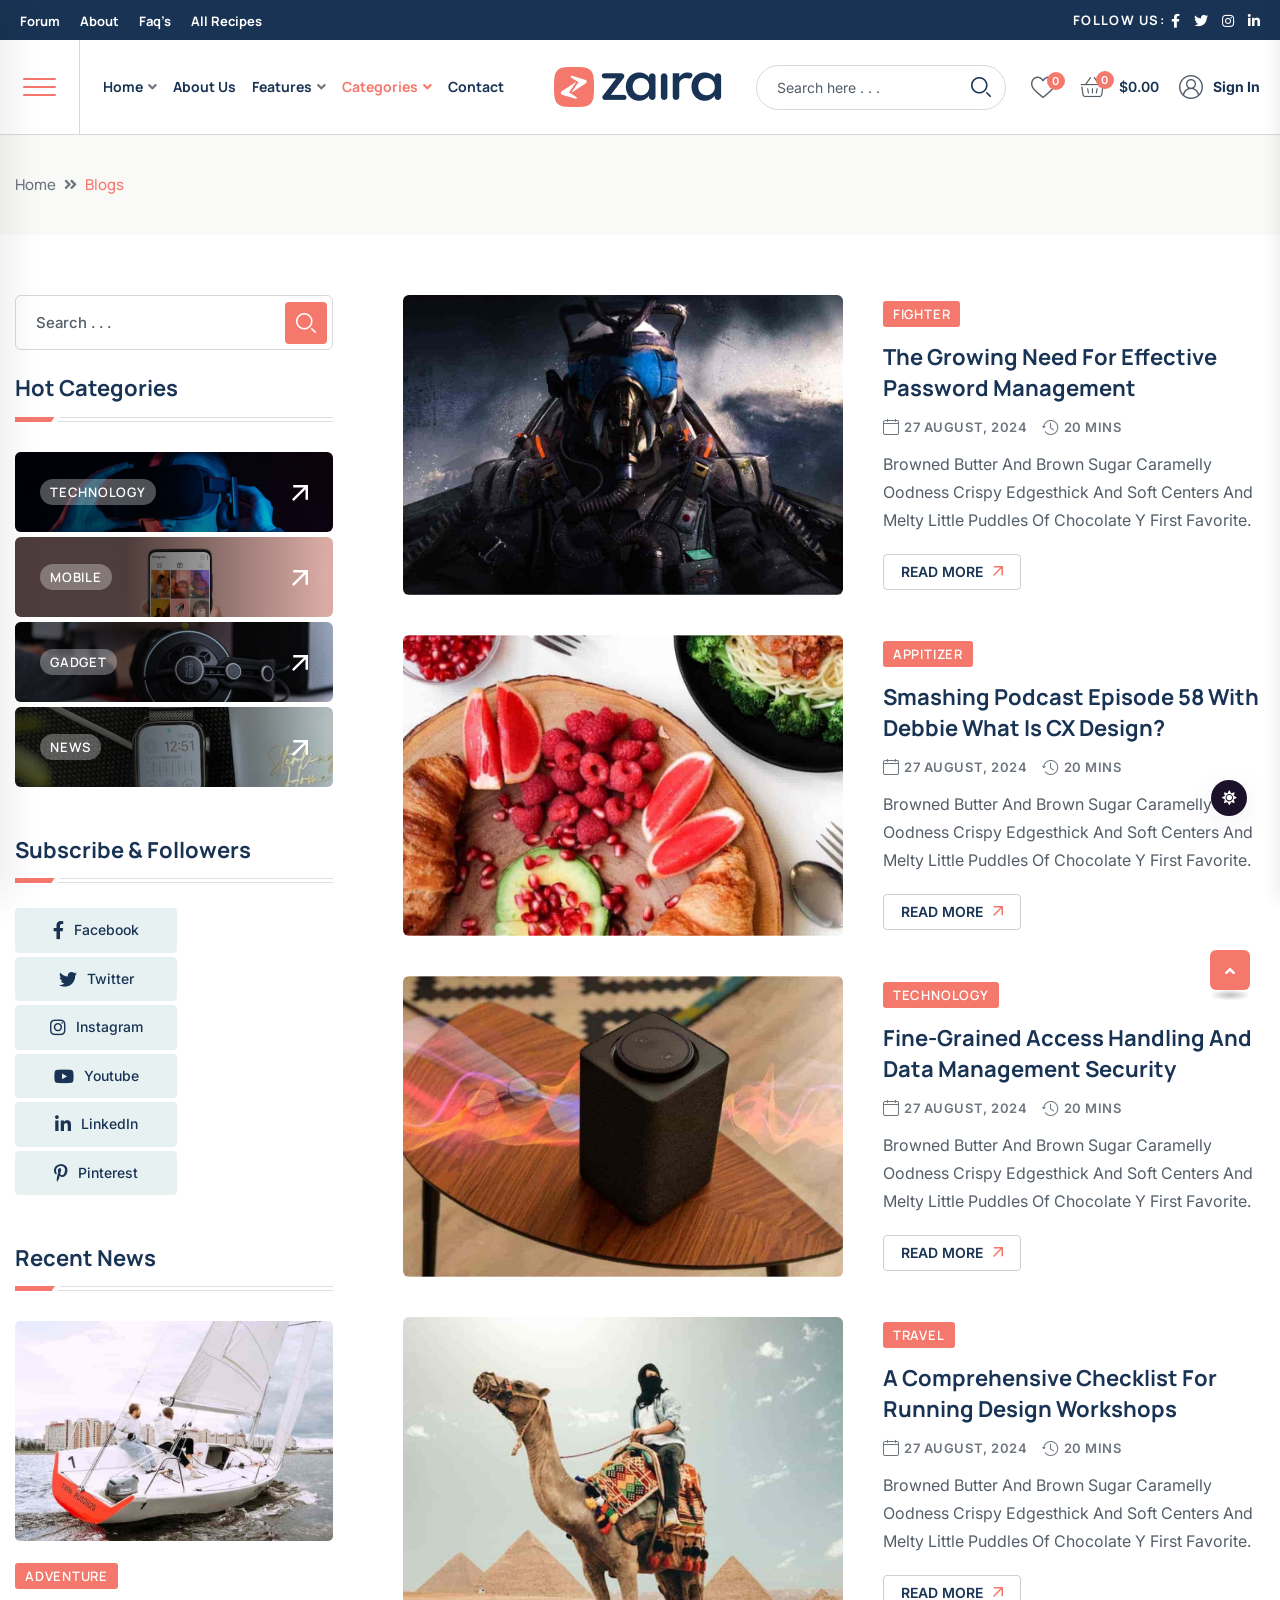
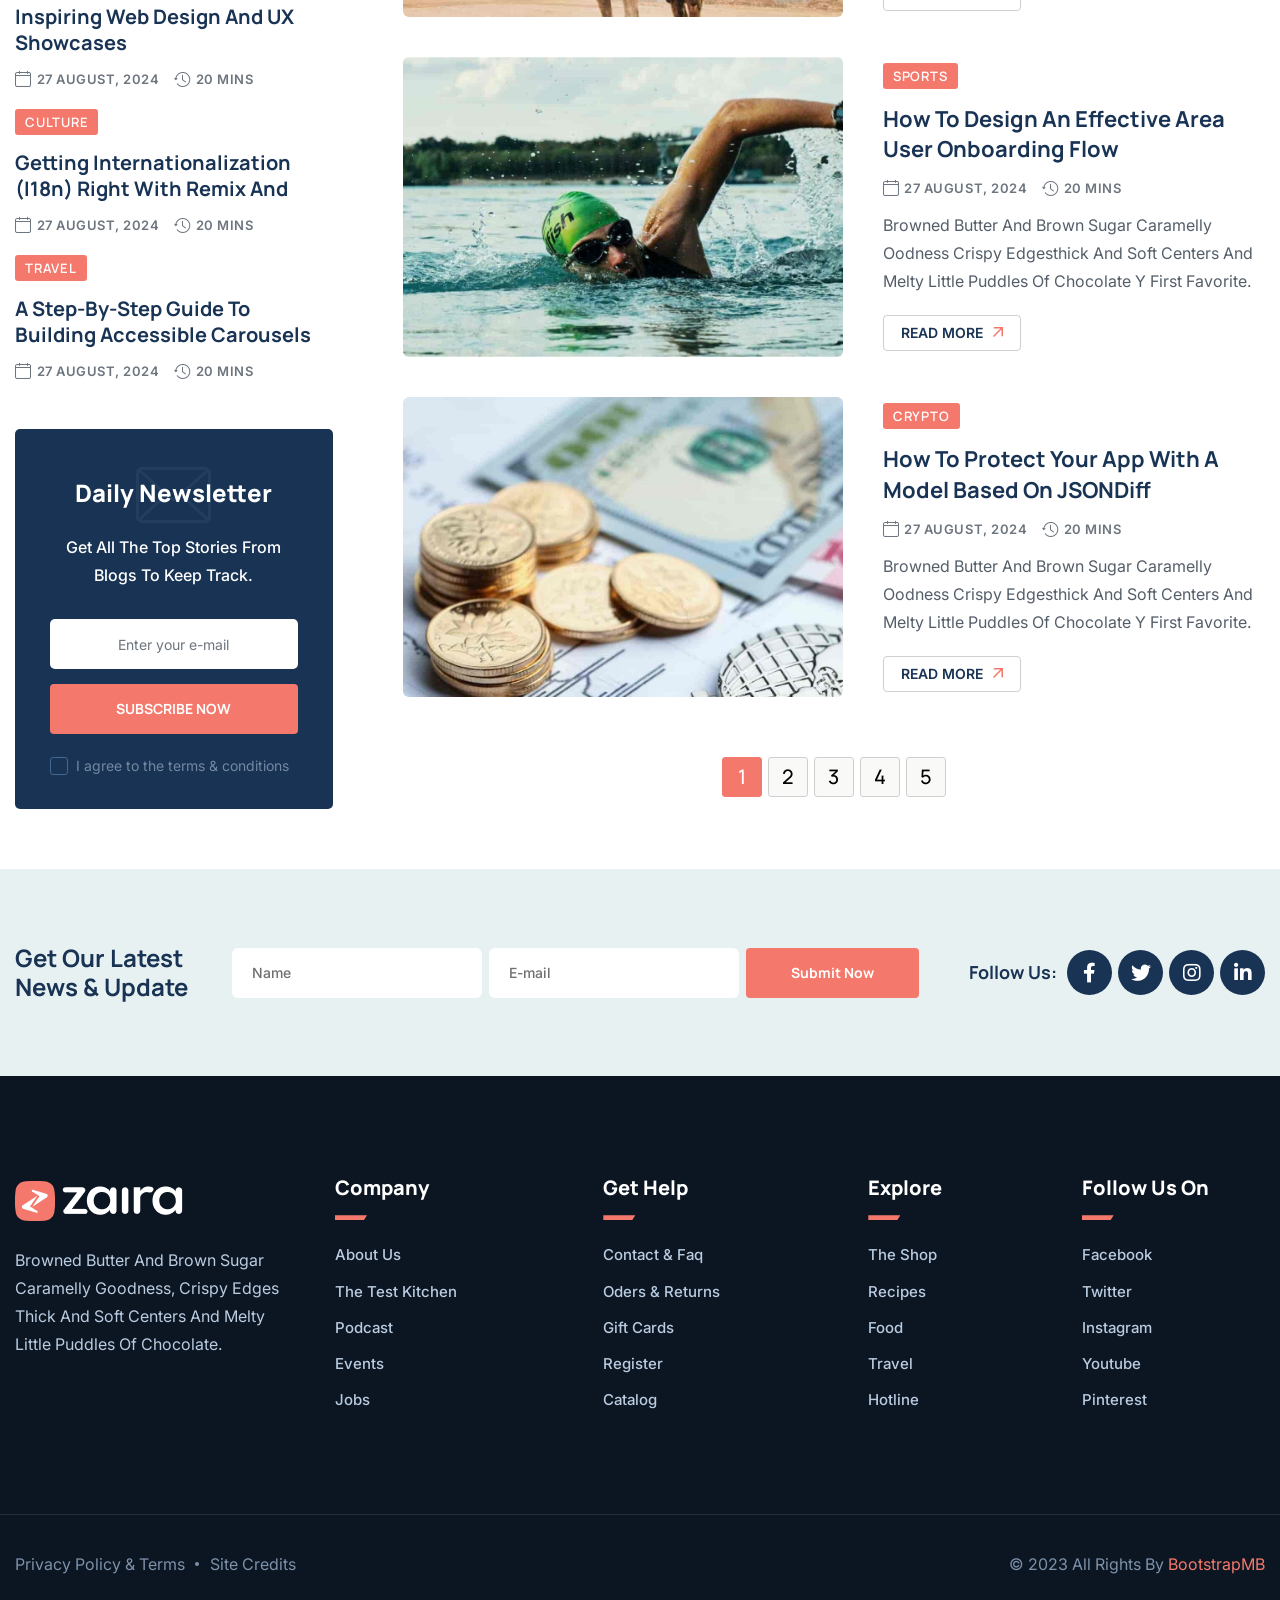
<file: blog.html>
<!doctype html>
<html class="no-js" lang="en">
    <head>
        <meta charset="utf-8">
        <meta http-equiv="x-ua-compatible" content="ie=edge">
        <title>Zaira - News Magazine HTML Template</title>
        <meta name="description" content="Zaira - News Magazine HTML Template">
        <meta name="viewport" content="width=device-width, initial-scale=1">

		<link rel="shortcut icon" type="image/x-icon" href="assets/img/favicon.png">
        <!-- Place favicon.ico in the root directory -->

        <!-- CSS here -->
        <link rel="stylesheet" href="assets/css/bootstrap.min.css">
        <link rel="stylesheet" href="assets/css/animate.min.css">
        <link rel="stylesheet" href="assets/css/magnific-popup.css">
        <link rel="stylesheet" href="assets/css/fontawesome-all.min.css">
        <link rel="stylesheet" href="assets/css/flaticon.css">
        <link rel="stylesheet" href="assets/css/slick.css">
        <link rel="stylesheet" href="assets/css/swiper-bundle.css">
        <link rel="stylesheet" href="assets/css/default.css">
        <link rel="stylesheet" href="assets/css/style.css">
        <link rel="stylesheet" href="assets/css/responsive.css">
    </head>
    <body>

        <!-- preloader -->
        <div id="preloader">
            <div class="loader-inner">
                <div id="loader">
                    <h2 id="bg-loader">zaira<span>.</span></h2>
                    <h2 id="fg-loader">zaira<span>.</span></h2>
                </div>
            </div>
        </div>
        <!-- preloader-end -->

        <!-- Dark/Light-toggle -->
        <div class="darkmode-trigger">
            <label class="modeSwitch">
                <input type="checkbox">
                <span class="icon"></span>
            </label>
        </div>
        <!-- Dark/Light-toggle-end -->

		<!-- Scroll-top -->
        <button class="scroll-top scroll-to-target" data-target="html">
            <i class="fas fa-angle-up"></i>
        </button>
        <!-- Scroll-top-end-->

        <!-- header-area -->
        <header>
            <div id="header-fixed-height"></div>
            <div class="header-top-wrap">
                <div class="container-fluid p-0">
                    <div class="row align-items-center">
                        <div class="col-md-6">
                            <div class="header-top-menu">
                                <ul class="list-wrap">
                                    <li><a href="contact.html">Forum</a></li>
                                    <li><a href="about.html">About</a></li>
                                    <li><a href="contact.html">Faq’s</a></li>
                                    <li><a href="contact.html">All Recipes</a></li>
                                </ul>
                            </div>
                        </div>
                        <div class="col-md-6">
                            <div class="header-top-social">
                                <h5 class="title">Follow Us:</h5>
                                <ul class="list-wrap">
                                    <li><a href="#"><i class="fab fa-facebook-f"></i></a></li>
                                    <li><a href="#"><i class="fab fa-twitter"></i></a></li>
                                    <li><a href="#"><i class="fab fa-instagram"></i></a></li>
                                    <li><a href="#"><i class="fab fa-linkedin-in"></i></a></li>
                                </ul>
                            </div>
                        </div>
                    </div>
                </div>
            </div>
            <div id="sticky-header" class="menu-area">
                <div class="container-fluid p-0">
                    <div class="row g-0">
                        <div class="col-12">
                            <div class="menu-wrap">
                                <div class="row align-items-center g-0">
                                    <div class="col-xl-5">
                                        <div class="header-left-side">
                                            <div class="offcanvas-toggle">
                                                <a href="javascript:void(0)" class="menu-tigger">
                                                    <span></span>
                                                    <span></span>
                                                    <span></span>
                                                </a>
                                            </div>
                                            <div class="navbar-wrap main-menu d-none d-xl-flex">
                                                <ul class="navigation">
                                                    <li class="menu-item-has-children"><a href="#">Home</a>
                                                        <ul class="sub-menu">
                                                            <li><a href="index.html">Home 01 - Default</a></li>
                                                            <li><a href="index-2.html">Home 02 - Gaming</a></li>
                                                            <li><a href="index-3.html">Home 03 - Technology</a></li>
                                                            <li><a href="index-4.html">Home 04 - Travel</a></li>
                                                            <li><a href="index-5.html">Home 05 - Crypto</a></li>
                                                            <li><a href="index-6.html">Home 06 - Newspaper</a></li>
                                                        </ul>
                                                    </li>
                                                    <li><a href="about.html">About Us</a></li>
                                                    <li class="menu-item-has-children"><a href="#">Features</a>
                                                        <ul class="sub-menu">
                                                            <li class="menu-item-has-children"><a href="#">Single Post Layout</a>
                                                                <ul class="sub-menu">
                                                                    <li><a href="blog-details.html">Single post 01</a></li>
                                                                    <li><a href="blog-details-two.html">Single post 02</a></li>
                                                                </ul>
                                                            </li>
                                                            <li><a href="author.html">Author Details</a></li>
                                                        </ul>
                                                    </li>
                                                    <li class="active menu-item-has-children"><a href="#">Categories</a>
                                                        <ul class="sub-menu">
                                                            <li class="active"><a href="blog.html">Blog Default</a></li>
                                                            <li><a href="blog-2.html">Blog Layout 02</a></li>
                                                            <li><a href="blog-3.html">Blog Layout 03</a></li>
                                                        </ul>
                                                    </li>
                                                    <li><a href="contact.html">Contact</a></li>
                                                </ul>
                                            </div>
                                        </div>
                                    </div>
                                    <div class="col-xl-2 col-lg-3 col-md-4">
                                        <div class="logo text-center">
                                            <a href="index.html"><img src="assets/img/logo/logo.png" alt="Logo"></a>
                                        </div>
                                        <div class="logo d-none text-center">
                                            <a href="index.html"><img src="assets/img/logo/w_logo.png" alt="Logo"></a>
                                        </div>
                                    </div>
                                    <div class="col-xl-5 col-lg-9 col-md-8">
                                        <div class="header-right-side">
                                            <div class="header-search-wrap">
                                                <form action="#">
                                                    <input type="text" placeholder="Search here . . .">
                                                    <button type="submit"><i class="flaticon-search"></i></button>
                                                </form>
                                            </div>
                                            <div class="header-action d-none d-md-block">
                                                <ul class="list-wrap">
                                                    <li class="header-wishlist">
                                                        <a href="#"><i class="flaticon-heart"></i><span>0</span></a>
                                                    </li>
                                                    <li class="header-cart">
                                                        <a href="#"><i class="flaticon-basket"></i><span>0</span></a>
                                                        <strong>$0.00</strong>
                                                    </li>
                                                    <li class="header-sine-in">
                                                        <a href="contact.html"><i class="flaticon-user"></i>Sign In</a>
                                                    </li>
                                                </ul>
                                            </div>
                                        </div>
                                    </div>
                                </div>
                                <div class="mobile-nav-toggler"><i class="fas fa-bars"></i></div>
                            </div>

                            <!-- Mobile Menu  -->
                            <div class="mobile-menu">
                                <nav class="menu-box">
                                    <div class="close-btn"><i class="fas fa-times"></i></div>
                                    <div class="nav-logo">
                                        <a href="index.html"><img src="assets/img/logo/logo.png" alt="Logo"></a>
                                    </div>
                                    <div class="mobile-search">
                                        <form action="#">
                                            <input type="text" placeholder="Search here...">
                                            <button><i class="flaticon-search"></i></button>
                                        </form>
                                    </div>
                                    <div class="menu-outer">
                                        <!--Here Menu Will Come Automatically Via Javascript / Same Menu as in Header-->
                                    </div>
                                    <div class="social-links">
                                        <ul class="clearfix list-wrap">
                                            <li><a href="#"><i class="fab fa-facebook-f"></i></a></li>
                                            <li><a href="#"><i class="fab fa-twitter"></i></a></li>
                                            <li><a href="#"><i class="fab fa-instagram"></i></a></li>
                                            <li><a href="#"><i class="fab fa-linkedin-in"></i></a></li>
                                            <li><a href="#"><i class="fab fa-youtube"></i></a></li>
                                        </ul>
                                    </div>
                                </nav>
                            </div>
                            <div class="menu-backdrop"></div>
                            <!-- End Mobile Menu -->

                        </div>
                    </div>
                </div>
            </div>

            <!-- offCanvas-area -->
            <div class="offCanvas-wrap">
                <div class="offCanvas-body">
                    <div class="offCanvas-toggle">
                        <span></span>
                        <span></span>
                    </div>
                    <div class="offCanvas-content">
                        <div class="offCanvas-logo logo">
                            <a href="index.html" class="logo-dark"><img src="assets/img/logo/logo.png" alt="Logo"></a>
                            <a href="index.html" class="logo-light"><img src="assets/img/logo/w_logo.png" alt="Logo"></a>
                        </div>
                        <p>The argument in favor of using filler text goes something like this: If you use any real content in the Consulting Process anytime you reach.</p>
                        <ul class="offCanvas-instagram list-wrap">
                            <li><a href="assets/img/blog/hr_post01.jpg" class="popup-image"><img src="assets/img/blog/hr_post01.jpg" alt="img"></a></li>
                            <li><a href="assets/img/blog/hr_post02.jpg" class="popup-image"><img src="assets/img/blog/hr_post02.jpg" alt="img"></a></li>
                            <li><a href="assets/img/blog/hr_post03.jpg" class="popup-image"><img src="assets/img/blog/hr_post03.jpg" alt="img"></a></li>
                            <li><a href="assets/img/blog/hr_post04.jpg" class="popup-image"><img src="assets/img/blog/hr_post04.jpg" alt="img"></a></li>
                            <li><a href="assets/img/blog/hr_post05.jpg" class="popup-image"><img src="assets/img/blog/hr_post05.jpg" alt="img"></a></li>
                            <li><a href="assets/img/blog/hr_post06.jpg" class="popup-image"><img src="assets/img/blog/hr_post06.jpg" alt="img"></a></li>
                        </ul>
                    </div>
                    <div class="offCanvas-contact">
                        <h4 class="title">Get In Touch</h4>
                        <ul class="offCanvas-contact-list list-wrap">
                            <li><i class="fas fa-envelope-open"></i><a href="mailto:info@webmail.com">info@webmail.com</a></li>
                            <li><i class="fas fa-phone"></i><a href="tel:88899988877">888 999 888 77</a></li>
                            <li><i class="fas fa-map-marker-alt"></i> 12/A, New Booston, NYC</li>
                        </ul>
                        <ul class="offCanvas-social list-wrap">
                            <li><a href="#"><i class="fab fa-facebook-f"></i></a></li>
                            <li><a href="#"><i class="fab fa-twitter"></i></a></li>
                            <li><a href="#"><i class="fab fa-linkedin-in"></i></a></li>
                            <li><a href="#"><i class="fab fa-youtube"></i></a></li>
                        </ul>
                    </div>
                </div>
            </div>
            <div class="offCanvas-overlay"></div>
            <!-- offCanvas-area-end -->
        </header>
        <!-- header-area-end -->


        <!-- main-area -->
        <main class="fix">

            <!-- breadcrumb-area -->
            <div class="breadcrumb-area">
                <div class="container">
                    <div class="row">
                        <div class="col-lg-12">
                            <div class="breadcrumb-content">
                                <nav aria-label="breadcrumb">
                                    <ol class="breadcrumb">
                                        <li class="breadcrumb-item"><a href="index.html">Home</a></li>
                                        <li class="breadcrumb-item active" aria-current="page">Blogs</li>
                                    </ol>
                                </nav>
                            </div>
                        </div>
                    </div>
                </div>
            </div>
            <!-- breadcrumb-area-end -->

            <!-- blog-area -->
            <section class="blog-area pt-60 pb-60">
                <div class="container">
                    <div class="author-inner-wrap blog-inner-wrap">
                        <div class="row justify-content-center">
                            <div class="col-70 order-0 order-xl-2">
                                <div class="weekly-post-item-wrap">
                                    <div class="weekly-post-item weekly-post-four">
                                        <div class="weekly-post-thumb">
                                            <a href="blog-details.html"><img src="assets/img/blog/blog_post01.jpg" alt=""></a>
                                        </div>
                                        <div class="weekly-post-content">
                                            <a href="blog.html" class="post-tag">fIGHTER</a>
                                            <h2 class="post-title"><a href="blog-details.html">The Growing Need For Effective Password Management</a></h2>
                                            <div class="blog-post-meta">
                                                <ul class="list-wrap">
                                                    <li><i class="flaticon-calendar"></i>27 August, 2024</li>
                                                    <li><i class="flaticon-history"></i>20 Mins</li>
                                                </ul>
                                            </div>
                                            <p>Browned butter and brown sugar caramelly oodness crispy edgesthick and soft centers and melty little puddles of chocolate y first favorite.</p>
                                            <div class="view-all-btn">
                                                <a href="blog-details.html" class="link-btn">Read More
                                                    <span class="svg-icon">
                                                        <svg xmlns="http://www.w3.org/2000/svg" viewBox="0 0 10 10" fill="none">
                                                            <path d="M1.07692 10L0 8.92308L7.38462 1.53846H0.769231V0H10V9.23077H8.46154V2.61538L1.07692 10Z" fill="currentColor" />
                                                            <path d="M1.07692 10L0 8.92308L7.38462 1.53846H0.769231V0H10V9.23077H8.46154V2.61538L1.07692 10Z" fill="currentColor" />
                                                        </svg>
                                                    </span>
                                                </a>
                                            </div>
                                        </div>
                                    </div>
                                    <div class="weekly-post-item weekly-post-four">
                                        <div class="weekly-post-thumb">
                                            <a href="blog-details.html"><img src="assets/img/blog/blog_post02.jpg" alt=""></a>
                                        </div>
                                        <div class="weekly-post-content">
                                            <a href="blog.html" class="post-tag">Appitizer</a>
                                            <h2 class="post-title"><a href="blog-details.html">Smashing Podcast Episode 58 With Debbie What Is CX Design?</a></h2>
                                            <div class="blog-post-meta">
                                                <ul class="list-wrap">
                                                    <li><i class="flaticon-calendar"></i>27 August, 2024</li>
                                                    <li><i class="flaticon-history"></i>20 Mins</li>
                                                </ul>
                                            </div>
                                            <p>Browned butter and brown sugar caramelly oodness crispy edgesthick and soft centers and melty little puddles of chocolate y first favorite.</p>
                                            <div class="view-all-btn">
                                                <a href="blog-details.html" class="link-btn">Read More
                                                    <span class="svg-icon">
                                                        <svg xmlns="http://www.w3.org/2000/svg" viewBox="0 0 10 10" fill="none">
                                                            <path d="M1.07692 10L0 8.92308L7.38462 1.53846H0.769231V0H10V9.23077H8.46154V2.61538L1.07692 10Z" fill="currentColor" />
                                                            <path d="M1.07692 10L0 8.92308L7.38462 1.53846H0.769231V0H10V9.23077H8.46154V2.61538L1.07692 10Z" fill="currentColor" />
                                                        </svg>
                                                    </span>
                                                </a>
                                            </div>
                                        </div>
                                    </div>
                                    <div class="weekly-post-item weekly-post-four">
                                        <div class="weekly-post-thumb">
                                            <a href="blog-details.html"><img src="assets/img/blog/blog_post03.jpg" alt=""></a>
                                        </div>
                                        <div class="weekly-post-content">
                                            <a href="blog.html" class="post-tag">Technology</a>
                                            <h2 class="post-title"><a href="blog-details.html">Fine-Grained Access Handling And Data Management Security</a></h2>
                                            <div class="blog-post-meta">
                                                <ul class="list-wrap">
                                                    <li><i class="flaticon-calendar"></i>27 August, 2024</li>
                                                    <li><i class="flaticon-history"></i>20 Mins</li>
                                                </ul>
                                            </div>
                                            <p>Browned butter and brown sugar caramelly oodness crispy edgesthick and soft centers and melty little puddles of chocolate y first favorite.</p>
                                            <div class="view-all-btn">
                                                <a href="blog-details.html" class="link-btn">Read More
                                                    <span class="svg-icon">
                                                        <svg xmlns="http://www.w3.org/2000/svg" viewBox="0 0 10 10" fill="none">
                                                            <path d="M1.07692 10L0 8.92308L7.38462 1.53846H0.769231V0H10V9.23077H8.46154V2.61538L1.07692 10Z" fill="currentColor" />
                                                            <path d="M1.07692 10L0 8.92308L7.38462 1.53846H0.769231V0H10V9.23077H8.46154V2.61538L1.07692 10Z" fill="currentColor" />
                                                        </svg>
                                                    </span>
                                                </a>
                                            </div>
                                        </div>
                                    </div>
                                    <div class="weekly-post-item weekly-post-four">
                                        <div class="weekly-post-thumb">
                                            <a href="blog-details.html"><img src="assets/img/blog/blog_post04.jpg" alt=""></a>
                                        </div>
                                        <div class="weekly-post-content">
                                            <a href="blog.html" class="post-tag">Travel</a>
                                            <h2 class="post-title"><a href="blog-details.html">A Comprehensive Checklist For Running Design Workshops</a></h2>
                                            <div class="blog-post-meta">
                                                <ul class="list-wrap">
                                                    <li><i class="flaticon-calendar"></i>27 August, 2024</li>
                                                    <li><i class="flaticon-history"></i>20 Mins</li>
                                                </ul>
                                            </div>
                                            <p>Browned butter and brown sugar caramelly oodness crispy edgesthick and soft centers and melty little puddles of chocolate y first favorite.</p>
                                            <div class="view-all-btn">
                                                <a href="blog-details.html" class="link-btn">Read More
                                                    <span class="svg-icon">
                                                        <svg xmlns="http://www.w3.org/2000/svg" viewBox="0 0 10 10" fill="none">
                                                            <path d="M1.07692 10L0 8.92308L7.38462 1.53846H0.769231V0H10V9.23077H8.46154V2.61538L1.07692 10Z" fill="currentColor" />
                                                            <path d="M1.07692 10L0 8.92308L7.38462 1.53846H0.769231V0H10V9.23077H8.46154V2.61538L1.07692 10Z" fill="currentColor" />
                                                        </svg>
                                                    </span>
                                                </a>
                                            </div>
                                        </div>
                                    </div>
                                    <div class="weekly-post-item weekly-post-four">
                                        <div class="weekly-post-thumb">
                                            <a href="blog-details.html"><img src="assets/img/blog/blog_post05.jpg" alt=""></a>
                                        </div>
                                        <div class="weekly-post-content">
                                            <a href="blog.html" class="post-tag">sPORTS</a>
                                            <h2 class="post-title"><a href="blog-details.html">How To Design An Effective Area User Onboarding Flow</a></h2>
                                            <div class="blog-post-meta">
                                                <ul class="list-wrap">
                                                    <li><i class="flaticon-calendar"></i>27 August, 2024</li>
                                                    <li><i class="flaticon-history"></i>20 Mins</li>
                                                </ul>
                                            </div>
                                            <p>Browned butter and brown sugar caramelly oodness crispy edgesthick and soft centers and melty little puddles of chocolate y first favorite.</p>
                                            <div class="view-all-btn">
                                                <a href="blog-details.html" class="link-btn">Read More
                                                    <span class="svg-icon">
                                                        <svg xmlns="http://www.w3.org/2000/svg" viewBox="0 0 10 10" fill="none">
                                                            <path d="M1.07692 10L0 8.92308L7.38462 1.53846H0.769231V0H10V9.23077H8.46154V2.61538L1.07692 10Z" fill="currentColor" />
                                                            <path d="M1.07692 10L0 8.92308L7.38462 1.53846H0.769231V0H10V9.23077H8.46154V2.61538L1.07692 10Z" fill="currentColor" />
                                                        </svg>
                                                    </span>
                                                </a>
                                            </div>
                                        </div>
                                    </div>
                                    <div class="weekly-post-item weekly-post-four">
                                        <div class="weekly-post-thumb">
                                            <a href="blog-details.html"><img src="assets/img/blog/blog_post06.jpg" alt=""></a>
                                        </div>
                                        <div class="weekly-post-content">
                                            <a href="blog.html" class="post-tag">cRYPTO</a>
                                            <h2 class="post-title"><a href="blog-details.html">How To Protect Your App With A Model Based On JSONDiff</a></h2>
                                            <div class="blog-post-meta">
                                                <ul class="list-wrap">
                                                    <li><i class="flaticon-calendar"></i>27 August, 2024</li>
                                                    <li><i class="flaticon-history"></i>20 Mins</li>
                                                </ul>
                                            </div>
                                            <p>Browned butter and brown sugar caramelly oodness crispy edgesthick and soft centers and melty little puddles of chocolate y first favorite.</p>
                                            <div class="view-all-btn">
                                                <a href="blog-details.html" class="link-btn">Read More
                                                    <span class="svg-icon">
                                                        <svg xmlns="http://www.w3.org/2000/svg" viewBox="0 0 10 10" fill="none">
                                                            <path d="M1.07692 10L0 8.92308L7.38462 1.53846H0.769231V0H10V9.23077H8.46154V2.61538L1.07692 10Z" fill="currentColor" />
                                                            <path d="M1.07692 10L0 8.92308L7.38462 1.53846H0.769231V0H10V9.23077H8.46154V2.61538L1.07692 10Z" fill="currentColor" />
                                                        </svg>
                                                    </span>
                                                </a>
                                            </div>
                                        </div>
                                    </div>
                                </div>
                                <div class="pagination-wrap mt-60">
                                    <nav aria-label="Page navigation example">
                                        <ul class="pagination list-wrap">
                                            <li class="page-item active"><a class="page-link" href="#">1</a></li>
                                            <li class="page-item"><a class="page-link" href="#">2</a></li>
                                            <li class="page-item"><a class="page-link" href="#">3</a></li>
                                            <li class="page-item"><a class="page-link" href="#">4</a></li>
                                            <li class="page-item"><a class="page-link" href="#">5</a></li>
                                        </ul>
                                    </nav>
                                </div>
                            </div>
                            <div class="col-30">
                                <div class="sidebar-wrap">
                                    <div class="sidebar-widget">
                                        <div class="sidebar-search">
                                            <form action="#">
                                                <input type="text" placeholder="Search . . .">
                                                <button type="submit"><i class="flaticon-search"></i></button>
                                            </form>
                                        </div>
                                    </div>
                                    <div class="sidebar-widget sidebar-widget-two">
                                        <div class="widget-title mb-30">
                                            <h6 class="title">Hot Categories</h6>
                                            <div class="section-title-line"></div>
                                        </div>
                                        <div class="sidebar-categories">
                                            <ul class="list-wrap">
                                                <li>
                                                    <a href="blog.html" data-background="assets/img/images/t_cat_img01.jpg">
                                                        <span class="post-tag post-tag-three">Technology</span>
                                                        <span class="right-arrow">
                                                            <svg xmlns="http://www.w3.org/2000/svg" viewBox="0 0 16 16" fill="none">
                                                                <path d="M1.72308 16L0 14.2769L11.8154 2.46154H1.23077V0H16V14.7692H13.5385V4.18462L1.72308 16Z" fill="currentcolor"></path>
                                                                <path d="M1.72308 16L0 14.2769L11.8154 2.46154H1.23077V0H16V14.7692H13.5385V4.18462L1.72308 16Z" fill="currentcolor"></path>
                                                            </svg>
                                                        </span>
                                                    </a>
                                                </li>
                                                <li>
                                                    <a href="blog.html" data-background="assets/img/images/t_cat_img02.jpg">
                                                        <span class="post-tag post-tag-three">Mobile</span>
                                                        <span class="right-arrow">
                                                            <svg xmlns="http://www.w3.org/2000/svg" viewBox="0 0 16 16" fill="none">
                                                                <path d="M1.72308 16L0 14.2769L11.8154 2.46154H1.23077V0H16V14.7692H13.5385V4.18462L1.72308 16Z" fill="currentcolor"></path>
                                                                <path d="M1.72308 16L0 14.2769L11.8154 2.46154H1.23077V0H16V14.7692H13.5385V4.18462L1.72308 16Z" fill="currentcolor"></path>
                                                            </svg>
                                                        </span>
                                                    </a>
                                                </li>
                                                <li>
                                                    <a href="blog.html" data-background="assets/img/images/t_cat_img03.jpg">
                                                        <span class="post-tag post-tag-three">Gadget</span>
                                                        <span class="right-arrow">
                                                            <svg xmlns="http://www.w3.org/2000/svg" viewBox="0 0 16 16" fill="none">
                                                                <path d="M1.72308 16L0 14.2769L11.8154 2.46154H1.23077V0H16V14.7692H13.5385V4.18462L1.72308 16Z" fill="currentcolor"></path>
                                                                <path d="M1.72308 16L0 14.2769L11.8154 2.46154H1.23077V0H16V14.7692H13.5385V4.18462L1.72308 16Z" fill="currentcolor"></path>
                                                            </svg>
                                                        </span>
                                                    </a>
                                                </li>
                                                <li>
                                                    <a href="blog.html" data-background="assets/img/images/t_cat_img04.jpg">
                                                        <span class="post-tag post-tag-three">News</span>
                                                        <span class="right-arrow">
                                                            <svg xmlns="http://www.w3.org/2000/svg" viewBox="0 0 16 16" fill="none">
                                                                <path d="M1.72308 16L0 14.2769L11.8154 2.46154H1.23077V0H16V14.7692H13.5385V4.18462L1.72308 16Z" fill="currentcolor"></path>
                                                                <path d="M1.72308 16L0 14.2769L11.8154 2.46154H1.23077V0H16V14.7692H13.5385V4.18462L1.72308 16Z" fill="currentcolor"></path>
                                                            </svg>
                                                        </span>
                                                    </a>
                                                </li>
                                            </ul>
                                        </div>
                                    </div>
                                    <div class="sidebar-widget sidebar-widget-two">
                                        <div class="widget-title mb-25">
                                            <h2 class="title">Subscribe & Followers</h2>
                                            <div class="section-title-line"></div>
                                        </div>
                                        <div class="sidebar-social-wrap">
                                            <ul class="list-wrap">
                                                <li><a href="#"><i class="fab fa-facebook-f"></i>facebook</a></li>
                                                <li><a href="#"><i class="fab fa-twitter"></i>twitter</a></li>
                                                <li><a href="#"><i class="fab fa-instagram"></i>instagram</a></li>
                                                <li><a href="#"><i class="fab fa-youtube"></i>youtube</a></li>
                                                <li><a href="#"><i class="fab fa-linkedin-in"></i>LinkedIn</a></li>
                                                <li><a href="#"><i class="fab fa-pinterest-p"></i>Pinterest</a></li>
                                            </ul>
                                        </div>
                                    </div>
                                    <div class="sidebar-widget sidebar-widget-two">
                                        <div class="widget-title mb-30">
                                            <h6 class="title">Recent News</h6>
                                            <div class="section-title-line"></div>
                                        </div>
                                        <div class="hot-post-wrap">
                                            <div class="hot-post-item">
                                                <div class="hot-post-thumb">
                                                    <a href="blog-details.html"><img src="assets/img/blog/blog_rc_post.jpg" alt=""></a>
                                                </div>
                                                <div class="hot-post-content">
                                                    <a href="blog.html" class="post-tag">Adventure</a>
                                                    <h4 class="post-title"><a href="blog-details.html">Inspiring Web Design And UX Showcases</a></h4>
                                                    <div class="blog-post-meta">
                                                        <ul class="list-wrap">
                                                            <li><i class="flaticon-calendar"></i>27 August, 2024</li>
                                                            <li><i class="flaticon-history"></i>20 Mins</li>
                                                        </ul>
                                                    </div>
                                                </div>
                                            </div>
                                            <div class="hot-post-item">
                                                <div class="hot-post-content">
                                                    <a href="blog.html" class="post-tag">Culture</a>
                                                    <h4 class="post-title"><a href="blog-details.html">Getting Internationalization (i18n) Right With Remix And</a></h4>
                                                    <div class="blog-post-meta">
                                                        <ul class="list-wrap">
                                                            <li><i class="flaticon-calendar"></i>27 August, 2024</li>
                                                            <li><i class="flaticon-history"></i>20 Mins</li>
                                                        </ul>
                                                    </div>
                                                </div>
                                            </div>
                                            <div class="hot-post-item">
                                                <div class="hot-post-content">
                                                    <a href="blog.html" class="post-tag">Travel</a>
                                                    <h4 class="post-title"><a href="blog-details.html">A Step-By-Step Guide To Building Accessible Carousels</a></h4>
                                                    <div class="blog-post-meta">
                                                        <ul class="list-wrap">
                                                            <li><i class="flaticon-calendar"></i>27 August, 2024</li>
                                                            <li><i class="flaticon-history"></i>20 Mins</li>
                                                        </ul>
                                                    </div>
                                                </div>
                                            </div>
                                        </div>
                                    </div>
                                    <div class="sidebar-widget sidebar-widget-two">
                                        <div class="sidebar-newsletter">
                                            <div class="icon"><i class="flaticon-envelope"></i></div>
                                            <h4 class="title">Daily Newsletter</h4>
                                            <p>Get all the top stories from Blogs to keep track.</p>
                                            <div class="sidebar-newsletter-form-two">
                                                <form action="#">
                                                    <div class="form-grp">
                                                        <input type="text" placeholder="Enter your e-mail">
                                                        <button type="submit" class="btn">Subscribe Now</button>
                                                    </div>
                                                    <div class="form-check">
                                                        <input type="checkbox" class="form-check-input" id="checkbox">
                                                        <label for="checkbox">I agree to the terms & conditions</label>
                                                    </div>
                                                </form>
                                            </div>
                                        </div>
                                    </div>
                                </div>
                            </div>
                        </div>
                    </div>
                </div>
            </section>
            <!-- blog-area-end -->

            <!-- newsletter-area -->
            <section class="newsletter-area-three">
                <div class="container">
                    <div class="row">
                        <div class="col-lg-12">
                            <div class="newsletter-wrap-three">
                                <div class="newsletter-content">
                                    <h2 class="title">Get Our Latest News & Update</h2>
                                </div>
                                <div class="newsletter-form">
                                    <form action="#">
                                        <div class="form-grp">
                                            <input type="text" placeholder="Name">
                                        </div>
                                        <div class="form-grp">
                                            <input type="email" placeholder="E-mail">
                                        </div>
                                        <button type="submit" class="btn">Submit Now</button>
                                    </form>
                                </div>
                                <div class="newsletter-social">
                                    <h4 class="title">Follow Us:</h4>
                                    <ul class="list-wrap">
                                        <li><a href="#"><i class="fab fa-facebook-f"></i></a></li>
                                        <li><a href="#"><i class="fab fa-twitter"></i></a></li>
                                        <li><a href="#"><i class="fab fa-instagram"></i></a></li>
                                        <li><a href="#"><i class="fab fa-linkedin-in"></i></a></li>
                                    </ul>
                                </div>
                            </div>
                        </div>
                    </div>
                </div>
            </section>
            <!-- newsletter-area-end -->

        </main>
        <!-- main-area-end -->

        <!-- footer-area -->
        <footer>
            <div class="footer-area">
                <div class="footer-top">
                    <div class="container">
                        <div class="row">
                            <div class="col-lg-3 col-md-7">
                                <div class="footer-widget">
                                    <div class="fw-logo">
                                        <a href="index.html"><img src="assets/img/logo/w_logo.png" alt=""></a>
                                    </div>
                                    <div class="footer-content">
                                        <p>Browned butter and brown sugar caramelly goodness, crispy edges thick and soft centers and melty little puddles of chocolate.</p>
                                    </div>
                                </div>
                            </div>
                            <div class="col-lg-2 col-md-5 col-sm-6">
                                <div class="footer-widget">
                                    <h4 class="fw-title">Company</h4>
                                    <div class="footer-link-wrap">
                                        <ul class="list-wrap">
                                            <li><a href="about.html">About Us</a></li>
                                            <li><a href="contact.html">The Test Kitchen</a></li>
                                            <li><a href="contact.html">Podcast</a></li>
                                            <li><a href="contact.html">Events</a></li>
                                            <li><a href="contact.html">Jobs</a></li>
                                        </ul>
                                    </div>
                                </div>
                            </div>
                            <div class="col-lg-3 col-md-4 col-sm-6">
                                <div class="footer-widget">
                                    <h4 class="fw-title">Get Help</h4>
                                    <div class="footer-link-wrap">
                                        <ul class="list-wrap">
                                            <li><a href="contact.html">Contact & Faq</a></li>
                                            <li><a href="contact.html">Oders & Returns</a></li>
                                            <li><a href="contact.html">Gift Cards</a></li>
                                            <li><a href="contact.html">Register</a></li>
                                            <li><a href="contact.html">Catalog</a></li>
                                        </ul>
                                    </div>
                                </div>
                            </div>
                            <div class="col-lg-2 col-md-4 col-sm-6">
                                <div class="footer-widget">
                                    <h4 class="fw-title">Explore</h4>
                                    <div class="footer-link-wrap">
                                        <ul class="list-wrap">
                                            <li><a href="contact.html">The Shop</a></li>
                                            <li><a href="contact.html">Recipes</a></li>
                                            <li><a href="contact.html">Food</a></li>
                                            <li><a href="contact.html">Travel</a></li>
                                            <li><a href="contact.html">Hotline</a></li>
                                        </ul>
                                    </div>
                                </div>
                            </div>
                            <div class="col-lg-2 col-md-4 col-sm-6">
                                <div class="footer-widget">
                                    <h4 class="fw-title">Follow us On</h4>
                                    <div class="footer-link-wrap">
                                        <ul class="list-wrap">
                                            <li><a href="#">facebook</a></li>
                                            <li><a href="#">Twitter</a></li>
                                            <li><a href="#">Instagram</a></li>
                                            <li><a href="#">Youtube</a></li>
                                            <li><a href="#">Pinterest</a></li>
                                        </ul>
                                    </div>
                                </div>
                            </div>
                        </div>
                    </div>
                </div>
                <div class="footer-bottom">
                    <div class="container">
                        <div class="row">
                            <div class="col-md-6">
                                <div class="footer-bottom-menu">
                                    <ul class="list-wrap">
                                        <li><a href="contact.html">Privacy Policy & Terms</a></li>
                                        <li><a href="contact.html">Site Credits</a></li>
                                    </ul>
                                </div>
                            </div>
                            <div class="col-md-6">
                                <div class="copyright-text">
                                    <p>© 2023 All Rights By <a href="https://www.bootstrapmb.com">bootstrapMB</a></p>
                                </div>
                            </div>
                        </div>
                    </div>
                </div>
            </div>
        </footer>
        <!-- footer-area-end -->


        <!-- JS here -->
        <script src="assets/js/vendor/jquery-3.6.0.min.js"></script>
        <script src="assets/js/bootstrap.min.js"></script>
        <script src="assets/js/jquery.magnific-popup.min.js"></script>
        <script src="assets/js/slick.min.js"></script>
        <script src="assets/js/swiper-bundle.js"></script>
        <script src="assets/js/ajax-form.js"></script>
        <script src="assets/js/wow.min.js"></script>
        <script src="assets/js/main.js"></script>
    </body>
</html>
</file>
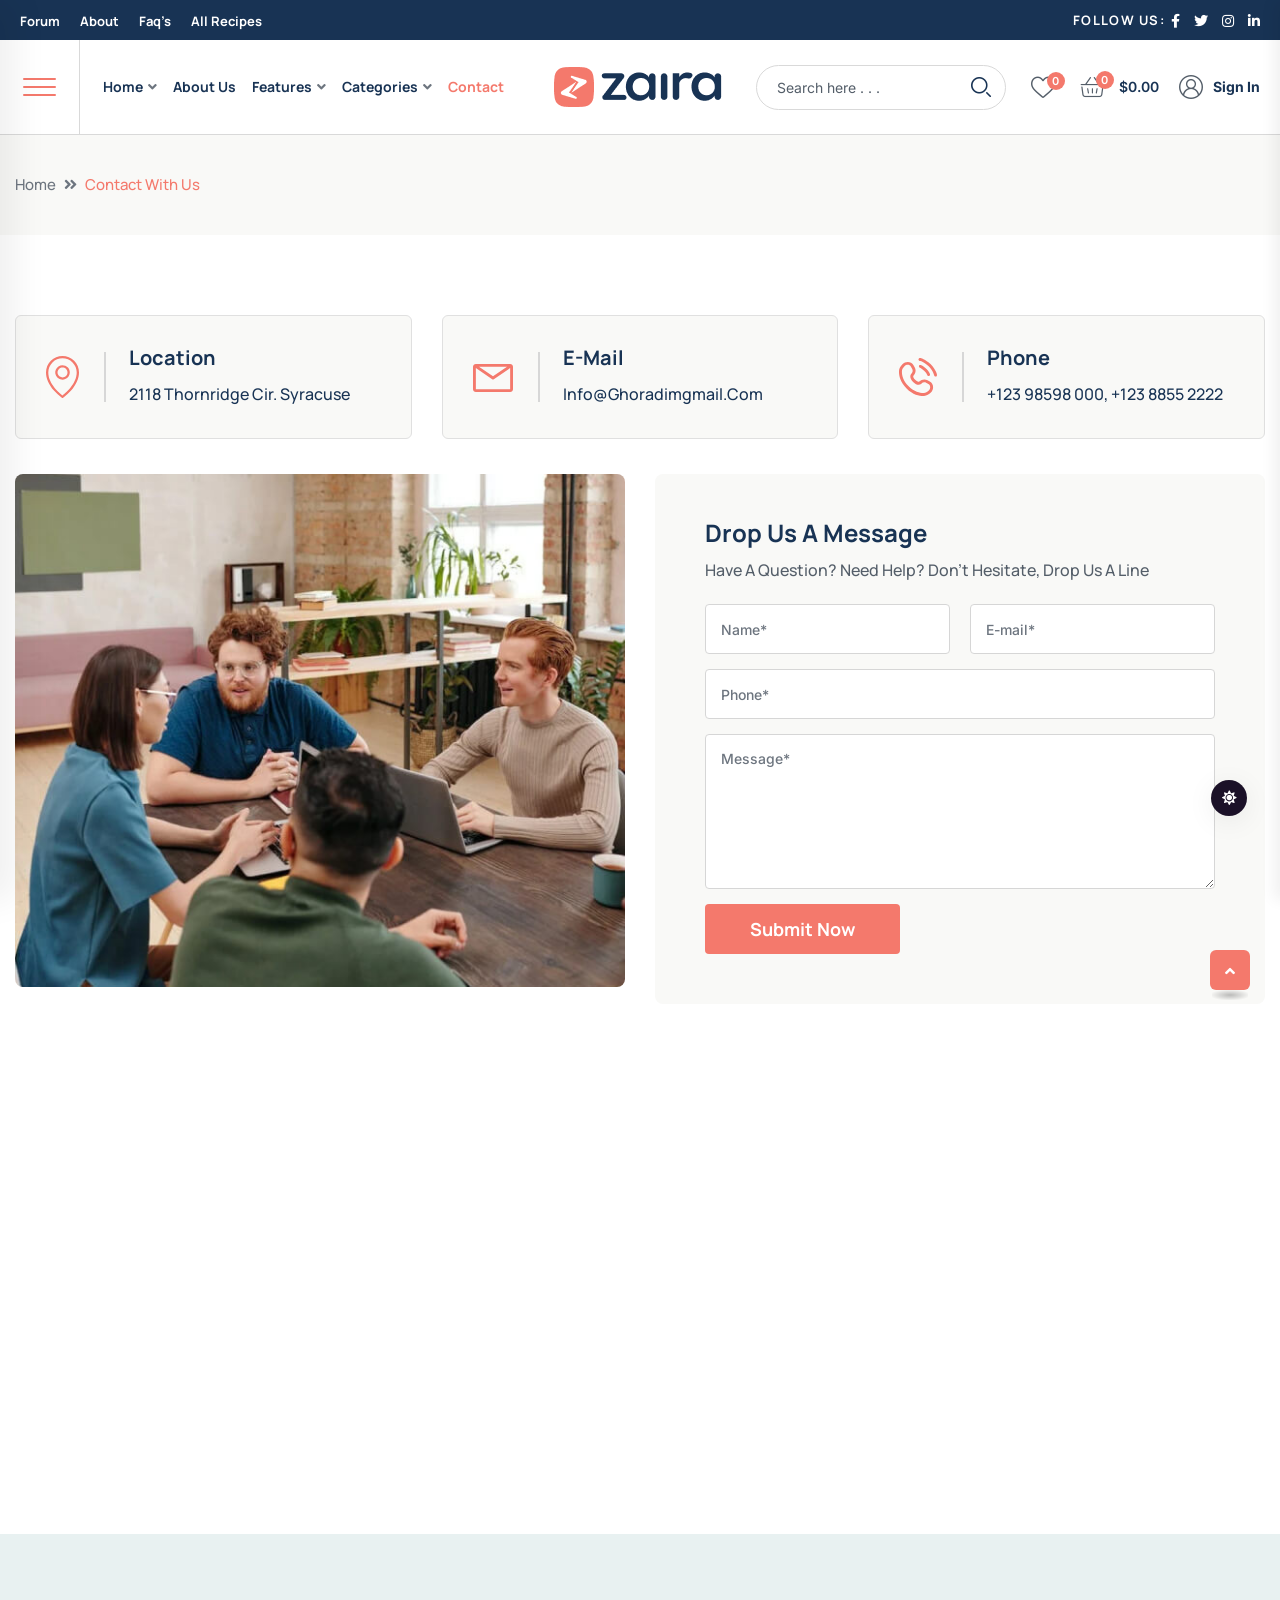
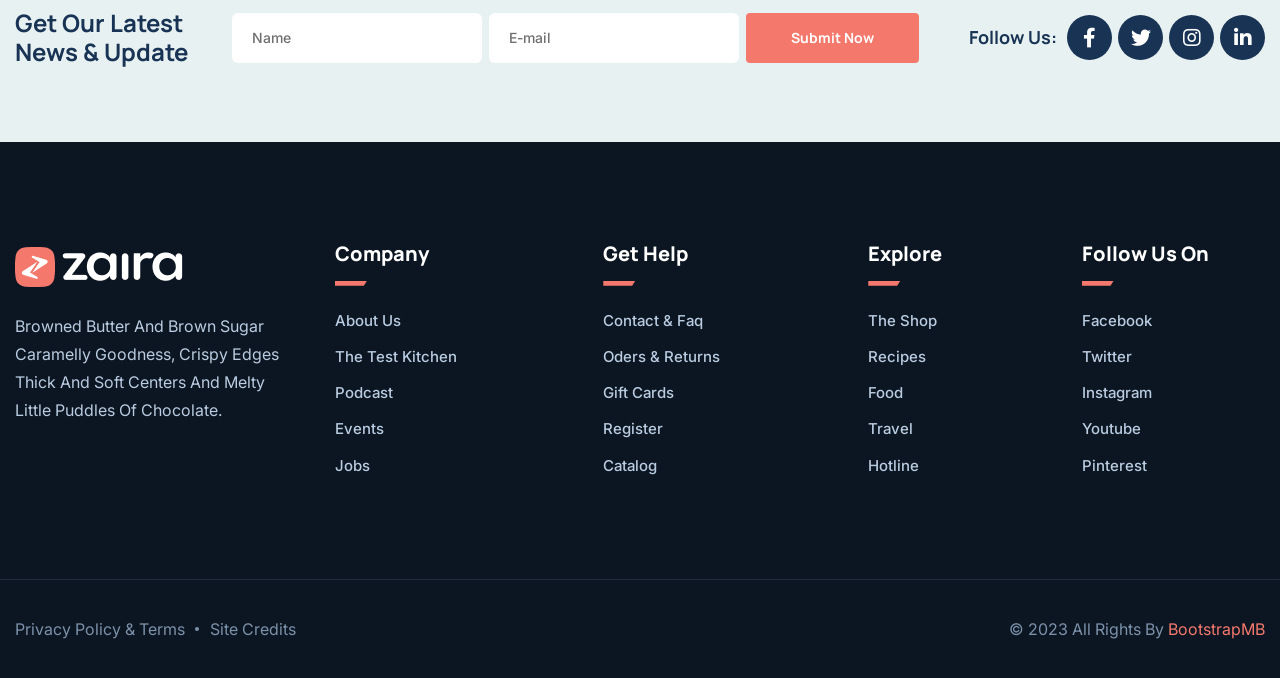
<file: contact.html>
<!doctype html>
<html class="no-js" lang="en">
    <head>
        <meta charset="utf-8">
        <meta http-equiv="x-ua-compatible" content="ie=edge">
        <title>Zaira - News Magazine HTML Template</title>
        <meta name="description" content="Zaira - News Magazine HTML Template">
        <meta name="viewport" content="width=device-width, initial-scale=1">

		<link rel="shortcut icon" type="image/x-icon" href="assets/img/favicon.png">
        <!-- Place favicon.ico in the root directory -->

        <!-- CSS here -->
        <link rel="stylesheet" href="assets/css/bootstrap.min.css">
        <link rel="stylesheet" href="assets/css/animate.min.css">
        <link rel="stylesheet" href="assets/css/magnific-popup.css">
        <link rel="stylesheet" href="assets/css/fontawesome-all.min.css">
        <link rel="stylesheet" href="assets/css/flaticon.css">
        <link rel="stylesheet" href="assets/css/slick.css">
        <link rel="stylesheet" href="assets/css/swiper-bundle.css">
        <link rel="stylesheet" href="assets/css/default.css">
        <link rel="stylesheet" href="assets/css/style.css">
        <link rel="stylesheet" href="assets/css/responsive.css">
    </head>
    <body>

        <!-- preloader -->
        <div id="preloader">
            <div class="loader-inner">
                <div id="loader">
                    <h2 id="bg-loader">zaira<span>.</span></h2>
                    <h2 id="fg-loader">zaira<span>.</span></h2>
                </div>
            </div>
        </div>
        <!-- preloader-end -->

        <!-- Dark/Light-toggle -->
        <div class="darkmode-trigger">
            <label class="modeSwitch">
                <input type="checkbox">
                <span class="icon"></span>
            </label>
        </div>
        <!-- Dark/Light-toggle-end -->

		<!-- Scroll-top -->
        <button class="scroll-top scroll-to-target" data-target="html">
            <i class="fas fa-angle-up"></i>
        </button>
        <!-- Scroll-top-end-->

        <!-- header-area -->
        <header>
            <div id="header-fixed-height"></div>
            <div class="header-top-wrap">
                <div class="container-fluid p-0">
                    <div class="row align-items-center">
                        <div class="col-md-6">
                            <div class="header-top-menu">
                                <ul class="list-wrap">
                                    <li><a href="contact.html">Forum</a></li>
                                    <li><a href="about.html">About</a></li>
                                    <li><a href="contact.html">Faq’s</a></li>
                                    <li><a href="contact.html">All Recipes</a></li>
                                </ul>
                            </div>
                        </div>
                        <div class="col-md-6">
                            <div class="header-top-social">
                                <h5 class="title">Follow Us:</h5>
                                <ul class="list-wrap">
                                    <li><a href="#"><i class="fab fa-facebook-f"></i></a></li>
                                    <li><a href="#"><i class="fab fa-twitter"></i></a></li>
                                    <li><a href="#"><i class="fab fa-instagram"></i></a></li>
                                    <li><a href="#"><i class="fab fa-linkedin-in"></i></a></li>
                                </ul>
                            </div>
                        </div>
                    </div>
                </div>
            </div>
            <div id="sticky-header" class="menu-area">
                <div class="container-fluid p-0">
                    <div class="row g-0">
                        <div class="col-12">
                            <div class="menu-wrap">
                                <div class="row align-items-center g-0">
                                    <div class="col-xl-5">
                                        <div class="header-left-side">
                                            <div class="offcanvas-toggle">
                                                <a href="javascript:void(0)" class="menu-tigger">
                                                    <span></span>
                                                    <span></span>
                                                    <span></span>
                                                </a>
                                            </div>
                                            <div class="navbar-wrap main-menu d-none d-xl-flex">
                                                <ul class="navigation">
                                                    <li class="menu-item-has-children"><a href="#">Home</a>
                                                        <ul class="sub-menu">
                                                            <li><a href="index.html">Home 01 - Default</a></li>
                                                            <li><a href="index-2.html">Home 02 - Gaming</a></li>
                                                            <li><a href="index-3.html">Home 03 - Technology</a></li>
                                                            <li><a href="index-4.html">Home 04 - Travel</a></li>
                                                            <li><a href="index-5.html">Home 05 - Crypto</a></li>
                                                            <li><a href="index-6.html">Home 06 - Newspaper</a></li>
                                                        </ul>
                                                    </li>
                                                    <li><a href="about.html">About Us</a></li>
                                                    <li class="menu-item-has-children"><a href="#">Features</a>
                                                        <ul class="sub-menu">
                                                            <li class="menu-item-has-children"><a href="#">Single Post Layout</a>
                                                                <ul class="sub-menu">
                                                                    <li><a href="blog-details.html">Single post 01</a></li>
                                                                    <li><a href="blog-details-two.html">Single post 02</a></li>
                                                                </ul>
                                                            </li>
                                                            <li><a href="author.html">Author Details</a></li>
                                                        </ul>
                                                    </li>
                                                    <li class="menu-item-has-children"><a href="#">Categories</a>
                                                        <ul class="sub-menu">
                                                            <li><a href="blog.html">Blog Default</a></li>
                                                            <li><a href="blog-2.html">Blog Layout 02</a></li>
                                                            <li><a href="blog-3.html">Blog Layout 03</a></li>
                                                        </ul>
                                                    </li>
                                                    <li class="active"><a href="contact.html">Contact</a></li>
                                                </ul>
                                            </div>
                                        </div>
                                    </div>
                                    <div class="col-xl-2 col-lg-3 col-md-4">
                                        <div class="logo text-center">
                                            <a href="index.html"><img src="assets/img/logo/logo.png" alt="Logo"></a>
                                        </div>
                                        <div class="logo d-none text-center">
                                            <a href="index.html"><img src="assets/img/logo/w_logo.png" alt="Logo"></a>
                                        </div>
                                    </div>
                                    <div class="col-xl-5 col-lg-9 col-md-8">
                                        <div class="header-right-side">
                                            <div class="header-search-wrap">
                                                <form action="#">
                                                    <input type="text" placeholder="Search here . . .">
                                                    <button type="submit"><i class="flaticon-search"></i></button>
                                                </form>
                                            </div>
                                            <div class="header-action d-none d-md-block">
                                                <ul class="list-wrap">
                                                    <li class="header-wishlist">
                                                        <a href="#"><i class="flaticon-heart"></i><span>0</span></a>
                                                    </li>
                                                    <li class="header-cart">
                                                        <a href="#"><i class="flaticon-basket"></i><span>0</span></a>
                                                        <strong>$0.00</strong>
                                                    </li>
                                                    <li class="header-sine-in">
                                                        <a href="contact.html"><i class="flaticon-user"></i>Sign In</a>
                                                    </li>
                                                </ul>
                                            </div>
                                        </div>
                                    </div>
                                </div>
                                <div class="mobile-nav-toggler"><i class="fas fa-bars"></i></div>
                            </div>

                            <!-- Mobile Menu  -->
                            <div class="mobile-menu">
                                <nav class="menu-box">
                                    <div class="close-btn"><i class="fas fa-times"></i></div>
                                    <div class="nav-logo">
                                        <a href="index.html"><img src="assets/img/logo/logo.png" alt="Logo"></a>
                                    </div>
                                    <div class="nav-logo d-none">
                                        <a href="index.html"><img src="assets/img/logo/w_logo.png" alt="Logo"></a>
                                    </div>
                                    <div class="mobile-search">
                                        <form action="#">
                                            <input type="text" placeholder="Search here...">
                                            <button><i class="flaticon-search"></i></button>
                                        </form>
                                    </div>
                                    <div class="menu-outer">
                                        <!--Here Menu Will Come Automatically Via Javascript / Same Menu as in Header-->
                                    </div>
                                    <div class="social-links">
                                        <ul class="clearfix list-wrap">
                                            <li><a href="#"><i class="fab fa-facebook-f"></i></a></li>
                                            <li><a href="#"><i class="fab fa-twitter"></i></a></li>
                                            <li><a href="#"><i class="fab fa-instagram"></i></a></li>
                                            <li><a href="#"><i class="fab fa-linkedin-in"></i></a></li>
                                            <li><a href="#"><i class="fab fa-youtube"></i></a></li>
                                        </ul>
                                    </div>
                                </nav>
                            </div>
                            <div class="menu-backdrop"></div>
                            <!-- End Mobile Menu -->

                        </div>
                    </div>
                </div>
            </div>

            <!-- offCanvas-area -->
            <div class="offCanvas-wrap">
                <div class="offCanvas-body">
                    <div class="offCanvas-toggle">
                        <span></span>
                        <span></span>
                    </div>
                    <div class="offCanvas-content">
                        <div class="offCanvas-logo logo">
                            <a href="index.html" class="logo-dark"><img src="assets/img/logo/logo.png" alt="Logo"></a>
                            <a href="index.html" class="logo-light"><img src="assets/img/logo/w_logo.png" alt="Logo"></a>
                        </div>
                        <p>The argument in favor of using filler text goes something like this: If you use any real content in the Consulting Process anytime you reach.</p>
                        <ul class="offCanvas-instagram list-wrap">
                            <li><a href="assets/img/blog/hr_post01.jpg" class="popup-image"><img src="assets/img/blog/hr_post01.jpg" alt="img"></a></li>
                            <li><a href="assets/img/blog/hr_post02.jpg" class="popup-image"><img src="assets/img/blog/hr_post02.jpg" alt="img"></a></li>
                            <li><a href="assets/img/blog/hr_post03.jpg" class="popup-image"><img src="assets/img/blog/hr_post03.jpg" alt="img"></a></li>
                            <li><a href="assets/img/blog/hr_post04.jpg" class="popup-image"><img src="assets/img/blog/hr_post04.jpg" alt="img"></a></li>
                            <li><a href="assets/img/blog/hr_post05.jpg" class="popup-image"><img src="assets/img/blog/hr_post05.jpg" alt="img"></a></li>
                            <li><a href="assets/img/blog/hr_post06.jpg" class="popup-image"><img src="assets/img/blog/hr_post06.jpg" alt="img"></a></li>
                        </ul>
                    </div>
                    <div class="offCanvas-contact">
                        <h4 class="title">Get In Touch</h4>
                        <ul class="offCanvas-contact-list list-wrap">
                            <li><i class="fas fa-envelope-open"></i><a href="mailto:info@webmail.com">info@webmail.com</a></li>
                            <li><i class="fas fa-phone"></i><a href="tel:88899988877">888 999 888 77</a></li>
                            <li><i class="fas fa-map-marker-alt"></i> 12/A, New Booston, NYC</li>
                        </ul>
                        <ul class="offCanvas-social list-wrap">
                            <li><a href="#"><i class="fab fa-facebook-f"></i></a></li>
                            <li><a href="#"><i class="fab fa-twitter"></i></a></li>
                            <li><a href="#"><i class="fab fa-linkedin-in"></i></a></li>
                            <li><a href="#"><i class="fab fa-youtube"></i></a></li>
                        </ul>
                    </div>
                </div>
            </div>
            <div class="offCanvas-overlay"></div>
            <!-- offCanvas-area-end -->
        </header>
        <!-- header-area-end -->


        <!-- main-area -->
        <main class="fix">

            <!-- breadcrumb-area -->
            <div class="breadcrumb-area">
                <div class="container">
                    <div class="row">
                        <div class="col-lg-12">
                            <div class="breadcrumb-content">
                                <nav aria-label="breadcrumb">
                                    <ol class="breadcrumb">
                                        <li class="breadcrumb-item"><a href="index.html">Home</a></li>
                                        <li class="breadcrumb-item active" aria-current="page">Contact With Us</li>
                                    </ol>
                                </nav>
                            </div>
                        </div>
                    </div>
                </div>
            </div>
            <!-- breadcrumb-area-end -->

            <!-- contact-area -->
            <section class="contact-area pt-80 pb-50">
                <div class="container">
                    <div class="contact-info-wrap">
                        <div class="row justify-content-center">
                            <div class="col-xl-4 col-lg-6">
                                <div class="contact-info-item">
                                    <div class="icon">
                                        <img src="assets/img/icon/contact_icon01.svg" alt="">
                                    </div>
                                    <div class="content">
                                        <h5 class="title">Location</h5>
                                        <p>2118 Thornridge Cir. Syracuse</p>
                                    </div>
                                </div>
                            </div>
                            <div class="col-xl-4 col-lg-6">
                                <div class="contact-info-item">
                                    <div class="icon">
                                        <img src="assets/img/icon/contact_icon02.svg" alt="">
                                    </div>
                                    <div class="content">
                                        <h5 class="title">E-mail</h5>
                                        <p>Info@ghoradimgmail.com</p>
                                    </div>
                                </div>
                            </div>
                            <div class="col-xl-4 col-lg-6">
                                <div class="contact-info-item">
                                    <div class="icon">
                                        <img src="assets/img/icon/contact_icon03.svg" alt="">
                                    </div>
                                    <div class="content">
                                        <h5 class="title">Phone</h5>
                                        <p>+123 98598 000, +123 8855 2222</p>
                                    </div>
                                </div>
                            </div>
                        </div>
                    </div>
                    <div class="row justify-content-center">
                        <div class="col-lg-6 col-md-10">
                            <div class="contact-img">
                                <img src="assets/img/images/contact_img.jpg" alt="">
                            </div>
                        </div>
                        <div class="col-lg-6">
                            <div class="contact-form">
                                <h4 class="title">Drop Us a Message</h4>
                                <p>Have a question? Need help? Don't hesitate, drop us a line</p>
                                <form id="contact-form" action="assets/mail.php" method="POST">
                                    <div class="row">
                                        <div class="col-md-6">
                                            <div class="form-grp">
                                                <input type="text" name="name" placeholder="Name*">
                                            </div>
                                        </div>
                                        <div class="col-md-6">
                                            <div class="form-grp">
                                                <input type="email" name="email" placeholder="E-mail*">
                                            </div>
                                        </div>
                                    </div>
                                    <div class="form-grp">
                                        <input type="number" name="phone" placeholder="Phone*">
                                    </div>
                                    <div class="form-grp">
                                        <textarea name="message" placeholder="Message*"></textarea>
                                    </div>
                                    <button type="submit" class="btn btn-two">Submit Now</button>
                                </form>
                                <p class="ajax-response mb-0"></p>
                            </div>
                        </div>
                    </div>
                </div>
            </section>
            <!-- contact-area-end -->

            <!-- contact-map -->
            <div class="contact-map">
                <iframe src="https://maps.baidu.com" allowfullscreen loading="lazy"></iframe>
            </div>
            <!-- contact-map-end -->

            <!-- newsletter-area -->
            <section class="newsletter-area-three">
                <div class="container">
                    <div class="row">
                        <div class="col-lg-12">
                            <div class="newsletter-wrap-three">
                                <div class="newsletter-content">
                                    <h2 class="title">Get Our Latest News & Update</h2>
                                </div>
                                <div class="newsletter-form">
                                    <form action="#">
                                        <div class="form-grp">
                                            <input type="text" placeholder="Name">
                                        </div>
                                        <div class="form-grp">
                                            <input type="email" placeholder="E-mail">
                                        </div>
                                        <button type="submit" class="btn">Submit Now</button>
                                    </form>
                                </div>
                                <div class="newsletter-social">
                                    <h4 class="title">Follow Us:</h4>
                                    <ul class="list-wrap">
                                        <li><a href="#"><i class="fab fa-facebook-f"></i></a></li>
                                        <li><a href="#"><i class="fab fa-twitter"></i></a></li>
                                        <li><a href="#"><i class="fab fa-instagram"></i></a></li>
                                        <li><a href="#"><i class="fab fa-linkedin-in"></i></a></li>
                                    </ul>
                                </div>
                            </div>
                        </div>
                    </div>
                </div>
            </section>
            <!-- newsletter-area-end -->

        </main>
        <!-- main-area-end -->

        <!-- footer-area -->
        <footer>
            <div class="footer-area">
                <div class="footer-top">
                    <div class="container">
                        <div class="row">
                            <div class="col-lg-3 col-md-7">
                                <div class="footer-widget">
                                    <div class="fw-logo">
                                        <a href="index.html"><img src="assets/img/logo/w_logo.png" alt=""></a>
                                    </div>
                                    <div class="footer-content">
                                        <p>Browned butter and brown sugar caramelly goodness, crispy edges thick and soft centers and melty little puddles of chocolate.</p>
                                    </div>
                                </div>
                            </div>
                            <div class="col-lg-2 col-md-5 col-sm-6">
                                <div class="footer-widget">
                                    <h4 class="fw-title">Company</h4>
                                    <div class="footer-link-wrap">
                                        <ul class="list-wrap">
                                            <li><a href="about.html">About Us</a></li>
                                            <li><a href="contact.html">The Test Kitchen</a></li>
                                            <li><a href="contact.html">Podcast</a></li>
                                            <li><a href="contact.html">Events</a></li>
                                            <li><a href="contact.html">Jobs</a></li>
                                        </ul>
                                    </div>
                                </div>
                            </div>
                            <div class="col-lg-3 col-md-4 col-sm-6">
                                <div class="footer-widget">
                                    <h4 class="fw-title">Get Help</h4>
                                    <div class="footer-link-wrap">
                                        <ul class="list-wrap">
                                            <li><a href="contact.html">Contact & Faq</a></li>
                                            <li><a href="contact.html">Oders & Returns</a></li>
                                            <li><a href="contact.html">Gift Cards</a></li>
                                            <li><a href="contact.html">Register</a></li>
                                            <li><a href="contact.html">Catalog</a></li>
                                        </ul>
                                    </div>
                                </div>
                            </div>
                            <div class="col-lg-2 col-md-4 col-sm-6">
                                <div class="footer-widget">
                                    <h4 class="fw-title">Explore</h4>
                                    <div class="footer-link-wrap">
                                        <ul class="list-wrap">
                                            <li><a href="contact.html">The Shop</a></li>
                                            <li><a href="contact.html">Recipes</a></li>
                                            <li><a href="contact.html">Food</a></li>
                                            <li><a href="contact.html">Travel</a></li>
                                            <li><a href="contact.html">Hotline</a></li>
                                        </ul>
                                    </div>
                                </div>
                            </div>
                            <div class="col-lg-2 col-md-4 col-sm-6">
                                <div class="footer-widget">
                                    <h4 class="fw-title">Follow us On</h4>
                                    <div class="footer-link-wrap">
                                        <ul class="list-wrap">
                                            <li><a href="#">facebook</a></li>
                                            <li><a href="#">Twitter</a></li>
                                            <li><a href="#">Instagram</a></li>
                                            <li><a href="#">Youtube</a></li>
                                            <li><a href="#">Pinterest</a></li>
                                        </ul>
                                    </div>
                                </div>
                            </div>
                        </div>
                    </div>
                </div>
                <div class="footer-bottom">
                    <div class="container">
                        <div class="row">
                            <div class="col-md-6">
                                <div class="footer-bottom-menu">
                                    <ul class="list-wrap">
                                        <li><a href="contact.html">Privacy Policy & Terms</a></li>
                                        <li><a href="contact.html">Site Credits</a></li>
                                    </ul>
                                </div>
                            </div>
                            <div class="col-md-6">
                                <div class="copyright-text">
                                    <p>© 2023 All Rights By <a href="https://www.bootstrapmb.com">bootstrapMB</a></p>
                                </div>
                            </div>
                        </div>
                    </div>
                </div>
            </div>
        </footer>
        <!-- footer-area-end -->


        <!-- JS here -->
        <script src="assets/js/vendor/jquery-3.6.0.min.js"></script>
        <script src="assets/js/bootstrap.min.js"></script>
        <script src="assets/js/jquery.magnific-popup.min.js"></script>
        <script src="assets/js/slick.min.js"></script>
        <script src="assets/js/swiper-bundle.js"></script>
        <script src="assets/js/ajax-form.js"></script>
        <script src="assets/js/wow.min.js"></script>
        <script src="assets/js/main.js"></script>
    </body>
</html>
</file>
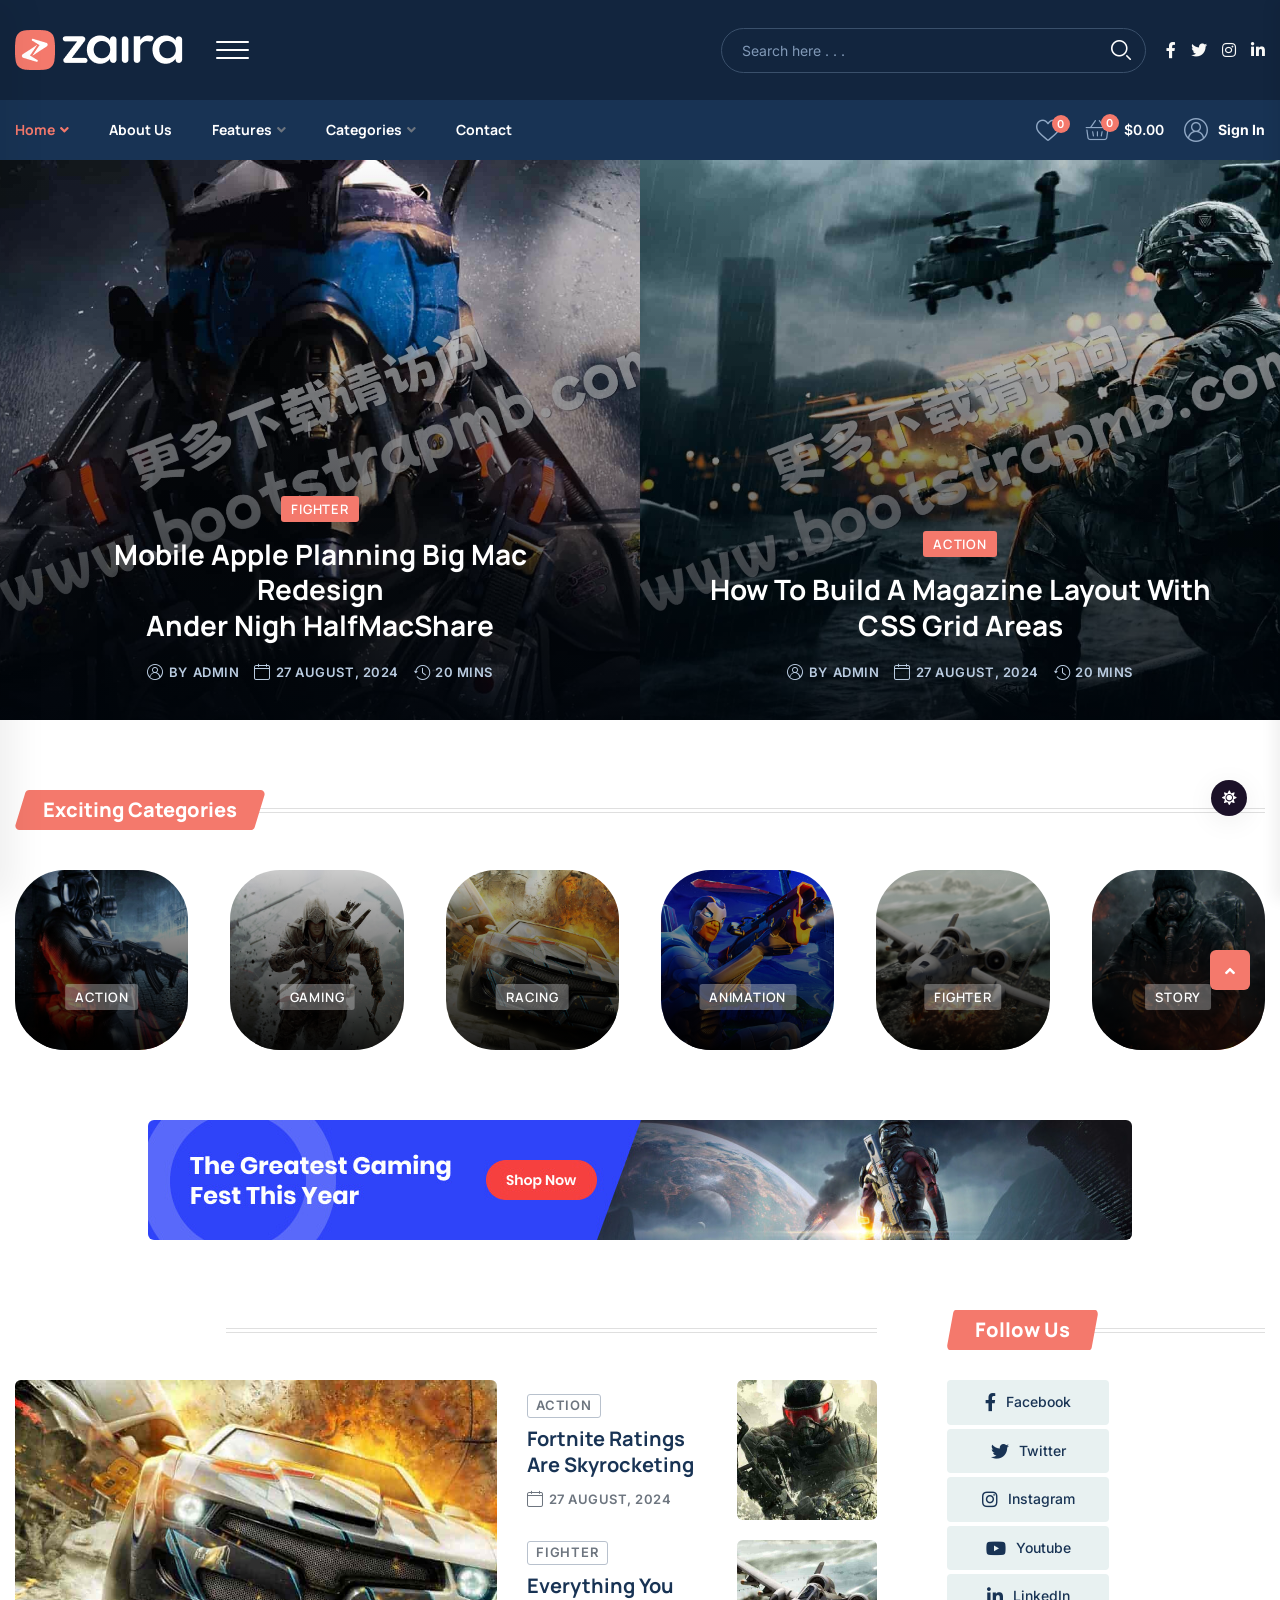
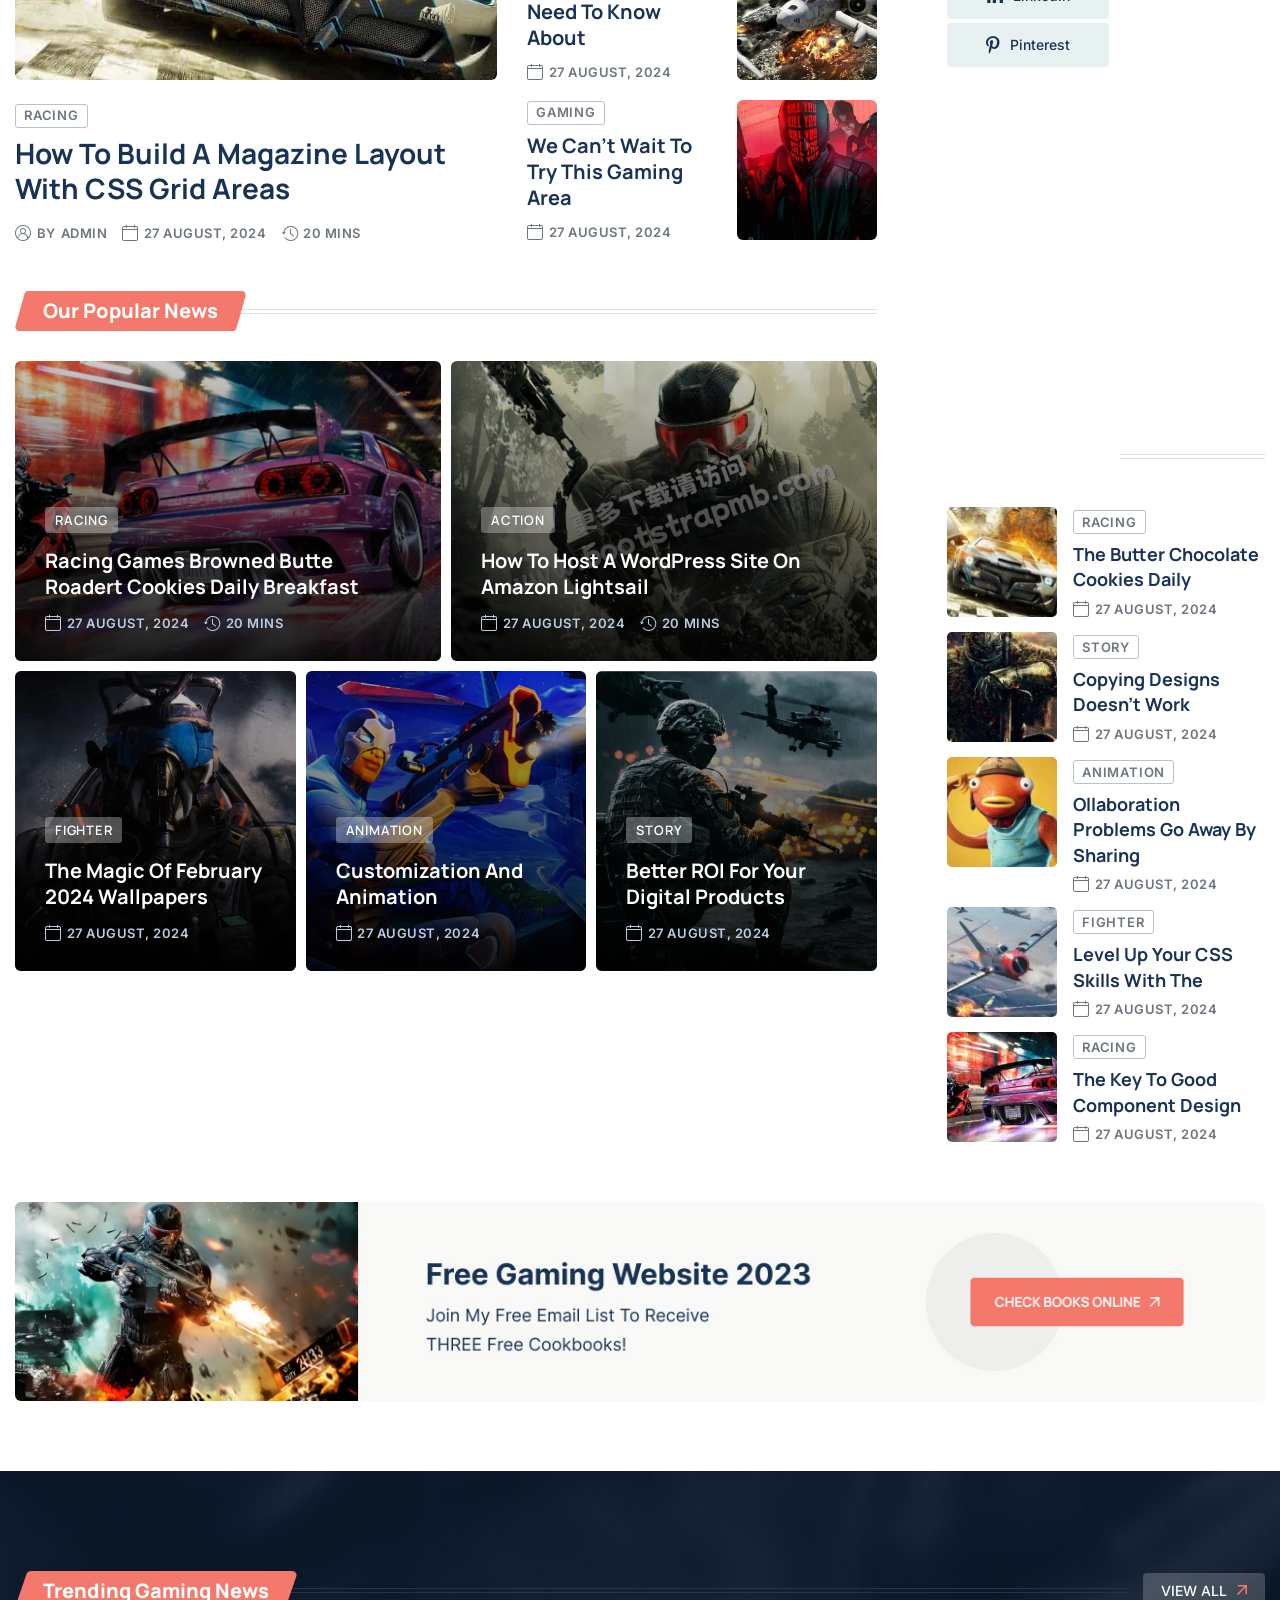
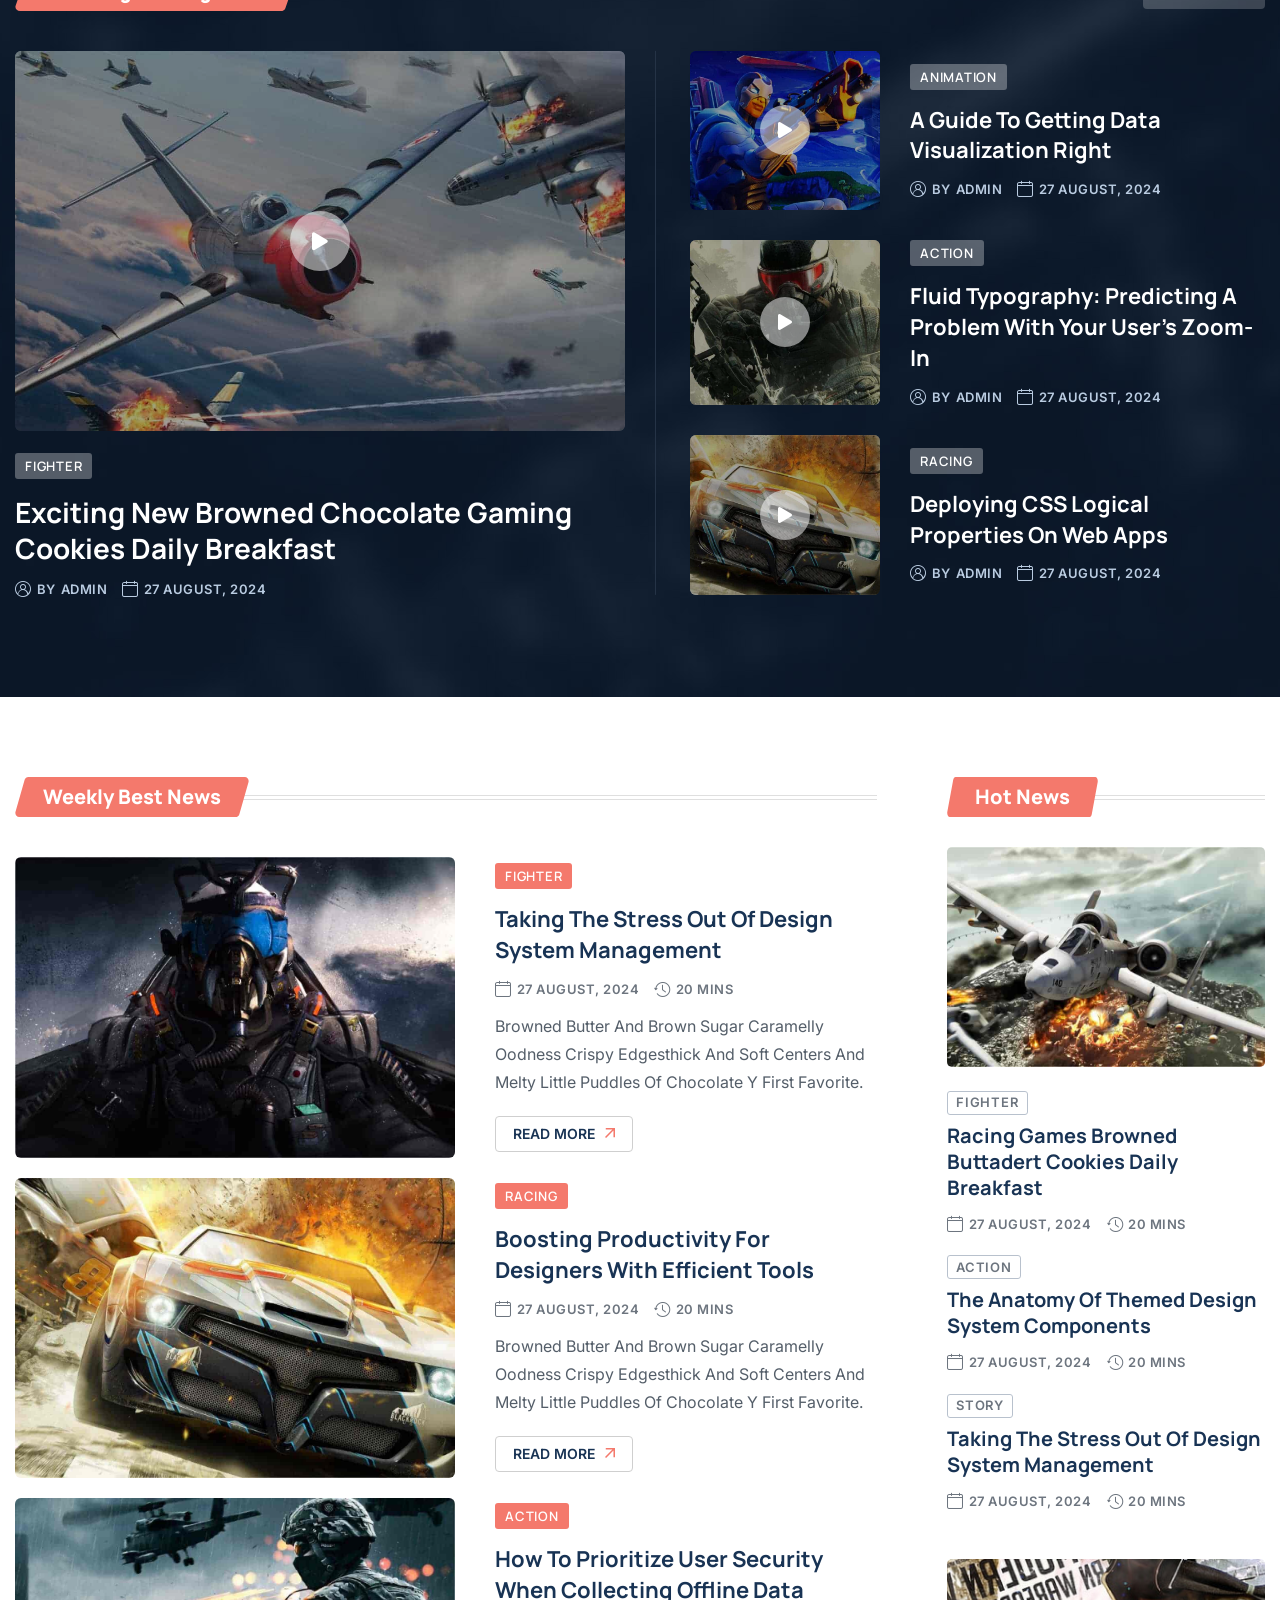
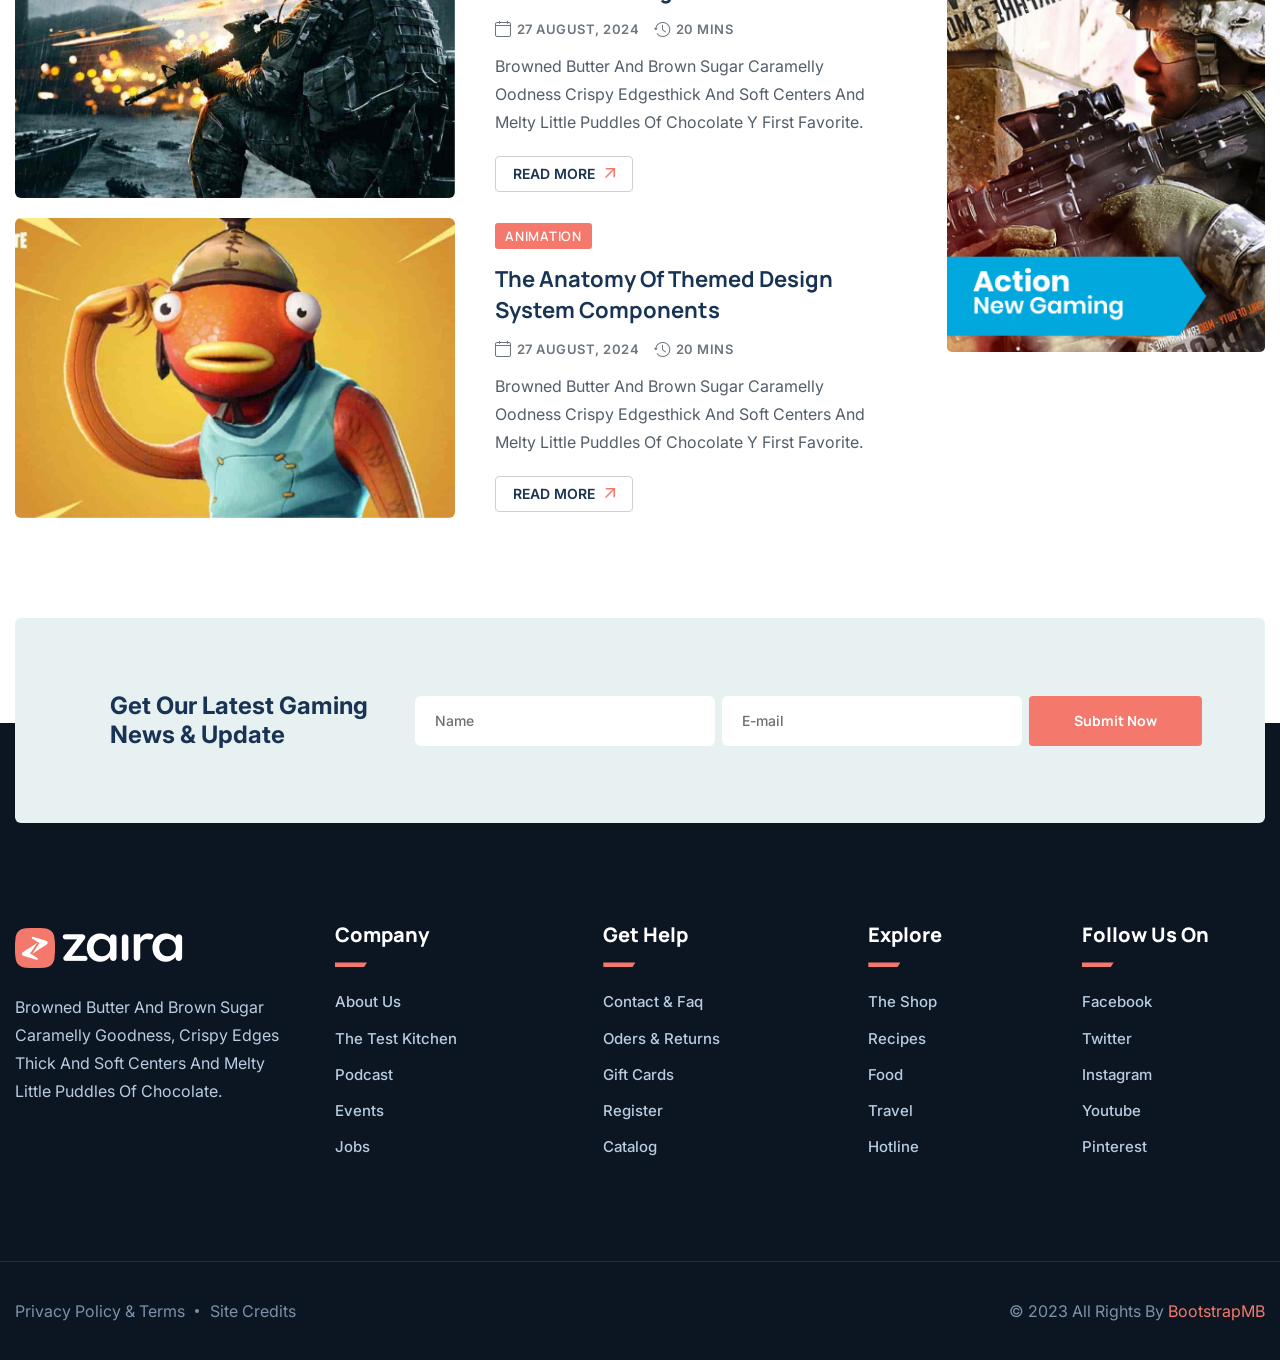
<file: index-2.html>
<!doctype html>
<html class="no-js" lang="en">
    <head>
        <meta charset="utf-8">
        <meta http-equiv="x-ua-compatible" content="ie=edge">
        <title>Zaira - News Magazine HTML Template</title>
        <meta name="description" content="Zaira - News Magazine HTML Template">
        <meta name="viewport" content="width=device-width, initial-scale=1">

		<link rel="shortcut icon" type="image/x-icon" href="assets/img/favicon.png">
        <!-- Place favicon.ico in the root directory -->

        <!-- CSS here -->
        <link rel="stylesheet" href="assets/css/bootstrap.min.css">
        <link rel="stylesheet" href="assets/css/animate.min.css">
        <link rel="stylesheet" href="assets/css/magnific-popup.css">
        <link rel="stylesheet" href="assets/css/fontawesome-all.min.css">
        <link rel="stylesheet" href="assets/css/flaticon.css">
        <link rel="stylesheet" href="assets/css/slick.css">
        <link rel="stylesheet" href="assets/css/swiper-bundle.css">
        <link rel="stylesheet" href="assets/css/default.css">
        <link rel="stylesheet" href="assets/css/style.css">
        <link rel="stylesheet" href="assets/css/responsive.css">
    </head>
    <body>

        <!-- preloader -->
        <div id="preloader">
            <div class="loader-inner">
                <div id="loader">
                    <h2 id="bg-loader">zaira<span>.</span></h2>
                    <h2 id="fg-loader">zaira<span>.</span></h2>
                </div>
            </div>
        </div>
        <!-- preloader-end -->

        <!-- Dark/Light-toggle -->
        <div class="darkmode-trigger">
            <label class="modeSwitch">
                <input type="checkbox">
                <span class="icon"></span>
            </label>
        </div>
        <!-- Dark/Light-toggle-end -->

		<!-- Scroll-top -->
        <button class="scroll-top scroll-to-target" data-target="html">
            <i class="fas fa-angle-up"></i>
        </button>
        <!-- Scroll-top-end-->

        <!-- header-area -->
        <header class="header-style-two">
            <div id="header-fixed-height"></div>
            <div class="header-logo-area">
                <div class="container">
                    <div class="row align-items-center">
                        <div class="col-lg-4">
                            <div class="hl-left-side">
                                <div class="logo">
                                    <a href="index.html"><img src="assets/img/logo/w_logo.png" alt=""></a>
                                </div>
                                <div class="offcanvas-toggle">
                                    <a href="javascript:void(0)" class="menu-tigger-two">
                                        <span></span>
                                        <span></span>
                                        <span></span>
                                    </a>
                                </div>
                            </div>
                        </div>
                        <div class="col-lg-8">
                            <div class="hl-right-side">
                                <div class="header-search-wrap">
                                    <form action="#">
                                        <input type="text" placeholder="Search here . . .">
                                        <button type="submit"><i class="flaticon-search"></i></button>
                                    </form>
                                </div>
                                <div class="header-social">
                                    <ul class="list-wrap">
                                        <li><a href="#"><i class="fab fa-facebook-f"></i></a></li>
                                        <li><a href="#"><i class="fab fa-twitter"></i></a></li>
                                        <li><a href="#"><i class="fab fa-instagram"></i></a></li>
                                        <li><a href="#"><i class="fab fa-linkedin-in"></i></a></li>
                                    </ul>
                                </div>
                            </div>
                        </div>
                    </div>
                </div>
            </div>
            <div id="sticky-header" class="menu-area menu-style-two">
                <div class="container">
                    <div class="row">
                        <div class="col-12">
                            <div class="menu-wrap">
                                <div class="row align-items-center">
                                    <div class="col-lg-7 col-md-4">
                                        <div class="logo d-none">
                                            <a href="index.html"><img src="assets/img/logo/w_logo.png" alt=""></a>
                                        </div>
                                        <div class="navbar-wrap main-menu d-none d-lg-flex">
                                            <ul class="navigation">
                                                <li class="active menu-item-has-children"><a href="#">Home</a>
                                                    <ul class="sub-menu">
                                                        <li><a href="index.html">Home 01 - Default</a></li>
                                                        <li class="active"><a href="index-2.html">Home 02 - Gaming</a></li>
                                                        <li><a href="index-3.html">Home 03 - Technology</a></li>
                                                        <li><a href="index-4.html">Home 04 - Travel</a></li>
                                                        <li><a href="index-5.html">Home 05 - Crypto</a></li>
                                                        <li><a href="index-6.html">Home 06 - Newspaper</a></li>
                                                    </ul>
                                                </li>
                                                <li><a href="about.html">About Us</a></li>
                                                <li class="menu-item-has-children"><a href="#">Features</a>
                                                    <ul class="sub-menu">
                                                        <li class="menu-item-has-children"><a href="#">Single Post Layout</a>
                                                            <ul class="sub-menu">
                                                                <li><a href="blog-details.html">Single post 01</a></li>
                                                                <li><a href="blog-details-two.html">Single post 02</a></li>
                                                            </ul>
                                                        </li>
                                                        <li><a href="author.html">Author Details</a></li>
                                                    </ul>
                                                </li>
                                                <li class="menu-item-has-children"><a href="#">Categories</a>
                                                    <ul class="sub-menu">
                                                        <li><a href="blog.html">Blog Default</a></li>
                                                        <li><a href="blog-2.html">Blog Layout 02</a></li>
                                                        <li><a href="blog-3.html">Blog Layout 03</a></li>
                                                    </ul>
                                                </li>
                                                <li><a href="contact.html">Contact</a></li>
                                            </ul>
                                        </div>
                                    </div>
                                    <div class="col-lg-5 col-md-8">
                                        <div class="header-action d-none d-md-block">
                                            <ul class="list-wrap">
                                                <li class="header-wishlist">
                                                    <a href="#"><i class="flaticon-heart"></i><span>0</span></a>
                                                </li>
                                                <li class="header-cart">
                                                    <a href="#"><i class="flaticon-basket"></i><span>0</span></a>
                                                    <strong>$0.00</strong>
                                                </li>
                                                <li class="header-sine-in">
                                                    <a href="contact.html"><i class="flaticon-user"></i>Sign In</a>
                                                </li>
                                            </ul>
                                        </div>
                                    </div>
                                </div>
                                <div class="mobile-nav-toggler"><i class="fas fa-bars"></i></div>
                            </div>

                            <!-- Mobile Menu  -->
                            <div class="mobile-menu">
                                <nav class="menu-box">
                                    <div class="close-btn"><i class="fas fa-times"></i></div>
                                    <div class="nav-logo">
                                        <a href="index.html"><img src="assets/img/logo/logo.png" alt="Logo"></a>
                                    </div>
                                    <div class="nav-logo d-none">
                                        <a href="index.html"><img src="assets/img/logo/w_logo.png" alt="Logo"></a>
                                    </div>
                                    <div class="mobile-search">
                                        <form action="#">
                                            <input type="text" placeholder="Search here...">
                                            <button><i class="flaticon-search"></i></button>
                                        </form>
                                    </div>
                                    <div class="menu-outer">
                                        <!--Here Menu Will Come Automatically Via Javascript / Same Menu as in Header-->
                                    </div>
                                    <div class="social-links">
                                        <ul class="clearfix list-wrap">
                                            <li><a href="#"><i class="fab fa-facebook-f"></i></a></li>
                                            <li><a href="#"><i class="fab fa-twitter"></i></a></li>
                                            <li><a href="#"><i class="fab fa-instagram"></i></a></li>
                                            <li><a href="#"><i class="fab fa-linkedin-in"></i></a></li>
                                            <li><a href="#"><i class="fab fa-youtube"></i></a></li>
                                        </ul>
                                    </div>
                                </nav>
                            </div>
                            <div class="menu-backdrop"></div>
                            <!-- End Mobile Menu -->

                        </div>
                    </div>
                </div>
            </div>

            <!-- offCanvas-area -->
            <div class="offCanvas-wrap">
                <div class="offCanvas-body">
                    <div class="offCanvas-toggle">
                        <span></span>
                        <span></span>
                    </div>
                    <div class="offCanvas-content">
                        <div class="offCanvas-logo logo">
                            <a href="index.html" class="logo-dark"><img src="assets/img/logo/logo.png" alt="Logo"></a>
                            <a href="index.html" class="logo-light"><img src="assets/img/logo/w_logo.png" alt="Logo"></a>
                        </div>
                        <p>The argument in favor of using filler text goes something like this: If you use any real content in the Consulting Process anytime you reach.</p>
                        <ul class="offCanvas-instagram list-wrap">
                            <li><a href="assets/img/blog/hr_post01.jpg" class="popup-image"><img src="assets/img/blog/hr_post01.jpg" alt="img"></a></li>
                            <li><a href="assets/img/blog/hr_post02.jpg" class="popup-image"><img src="assets/img/blog/hr_post02.jpg" alt="img"></a></li>
                            <li><a href="assets/img/blog/hr_post03.jpg" class="popup-image"><img src="assets/img/blog/hr_post03.jpg" alt="img"></a></li>
                            <li><a href="assets/img/blog/hr_post04.jpg" class="popup-image"><img src="assets/img/blog/hr_post04.jpg" alt="img"></a></li>
                            <li><a href="assets/img/blog/hr_post05.jpg" class="popup-image"><img src="assets/img/blog/hr_post05.jpg" alt="img"></a></li>
                            <li><a href="assets/img/blog/hr_post06.jpg" class="popup-image"><img src="assets/img/blog/hr_post06.jpg" alt="img"></a></li>
                        </ul>
                    </div>
                    <div class="offCanvas-contact">
                        <h4 class="title">Get In Touch</h4>
                        <ul class="offCanvas-contact-list list-wrap">
                            <li><i class="fas fa-envelope-open"></i><a href="mailto:info@webmail.com">info@webmail.com</a></li>
                            <li><i class="fas fa-phone"></i><a href="tel:88899988877">888 999 888 77</a></li>
                            <li><i class="fas fa-map-marker-alt"></i> 12/A, New Booston, NYC</li>
                        </ul>
                        <ul class="offCanvas-social list-wrap">
                            <li><a href="#"><i class="fab fa-facebook-f"></i></a></li>
                            <li><a href="#"><i class="fab fa-twitter"></i></a></li>
                            <li><a href="#"><i class="fab fa-linkedin-in"></i></a></li>
                            <li><a href="#"><i class="fab fa-youtube"></i></a></li>
                        </ul>
                    </div>
                </div>
            </div>
            <div class="offCanvas-overlay"></div>
            <!-- offCanvas-area-end -->
        </header>
        <!-- header-area-end -->


        <!-- main-area -->
        <main class="fix">

            <!-- banner-post-area -->
            <section class="banner-post-area">
                <div class="container-fluid p-0">
                    <div class="row g-0">
                        <div class="col-lg-6">
                            <div class="banner-post-item">
                                <div class="banner-post-thumb">
                                    <a href="blog-details.html"><img src="assets/img/blog/g_banner_post01.jpg" alt=""></a>
                                </div>
                                <div class="banner-post-content">
                                    <a href="blog.html" class="post-tag">Fighter</a>
                                    <h2 class="post-title"><a href="blog-details.html">Mobile Apple Planning Big Mac Redesign <br> ander Nigh HalfMacShare</a></h2>
                                    <div class="blog-post-meta white-blog-meta">
                                        <ul class="list-wrap">
                                            <li><i class="flaticon-user"></i>by<a href="author.html">Admin</a></li>
                                            <li><i class="flaticon-calendar"></i>27 August, 2024</li>
                                            <li><i class="flaticon-history"></i>20 Mins</li>
                                        </ul>
                                    </div>
                                </div>
                            </div>
                        </div>
                        <div class="col-lg-6">
                            <div class="banner-post-item">
                                <div class="banner-post-thumb">
                                    <a href="blog-details.html"><img src="assets/img/blog/g_banner_post02.jpg" alt=""></a>
                                </div>
                                <div class="banner-post-content">
                                    <a href="blog.html" class="post-tag">Action</a>
                                    <h2 class="post-title"><a href="blog-details.html">How To Build A Magazine Layout With <br> CSS Grid Areas</a></h2>
                                    <div class="blog-post-meta white-blog-meta">
                                        <ul class="list-wrap">
                                            <li><i class="flaticon-user"></i>by<a href="author.html">Admin</a></li>
                                            <li><i class="flaticon-calendar"></i>27 August, 2024</li>
                                            <li><i class="flaticon-history"></i>20 Mins</li>
                                        </ul>
                                    </div>
                                </div>
                            </div>
                        </div>
                    </div>
                </div>
            </section>
            <!-- banner-post-area-end -->

            <!-- categories-area -->
            <section class="categories-area-two pt-70 pb-40">
                <div class="container">
                    <div class="row">
                        <div class="col-lg-12">
                            <div class="section-title-wrap-three text-center mb-40">
                                <div class="section-title-three">
                                    <h6 class="title">Exciting Categories
                                        <span class="section-title-svg">
                                            <svg xmlns="http://www.w3.org/2000/svg" viewBox="0 0 246 40" fill="none" preserveAspectRatio="none">
                                                <path d="M10.1448 2.85061C10.6524 1.15867 12.2097 0 13.9761 0H241.624C244.303 0 246.225 2.58294 245.455 5.14939L235.855 37.1494C235.348 38.8413 233.79 40 232.024 40H4.37612C1.69667 40 -0.225117 37.4171 0.544817 34.8506L10.1448 2.85061Z" fill="currentcolor" />
                                            </svg>
                                        </span>
                                    </h6>
                                    <div class="section-title-line-three"></div>
                                </div>
                            </div>

                        </div>
                    </div>
                    <div class="categories-item-wrap-two">
                        <div class="row">
                            <div class="col-lg-2 col-md-4 col-6">
                                <div class="categories-item-two">
                                    <div class="categories-img-two">
                                        <a href="blog.html"><img src="assets/img/images/g_categories_img01.png" alt=""></a>
                                    </div>
                                    <div class="categories-content-two">
                                        <a href="blog.html" class="post-tag">Action</a>
                                    </div>
                                </div>
                            </div>
                            <div class="col-lg-2 col-md-4 col-6">
                                <div class="categories-item-two">
                                    <div class="categories-img-two">
                                        <a href="blog.html"><img src="assets/img/images/g_categories_img02.png" alt=""></a>
                                    </div>
                                    <div class="categories-content-two">
                                        <a href="blog.html" class="post-tag">Gaming</a>
                                    </div>
                                </div>
                            </div>
                            <div class="col-lg-2 col-md-4 col-6">
                                <div class="categories-item-two">
                                    <div class="categories-img-two">
                                        <a href="blog.html"><img src="assets/img/images/g_categories_img03.png" alt=""></a>
                                    </div>
                                    <div class="categories-content-two">
                                        <a href="blog.html" class="post-tag">RAcing</a>
                                    </div>
                                </div>
                            </div>
                            <div class="col-lg-2 col-md-4 col-6">
                                <div class="categories-item-two">
                                    <div class="categories-img-two">
                                        <a href="blog.html"><img src="assets/img/images/g_categories_img04.png" alt=""></a>
                                    </div>
                                    <div class="categories-content-two">
                                        <a href="blog.html" class="post-tag">Animation</a>
                                    </div>
                                </div>
                            </div>
                            <div class="col-lg-2 col-md-4 col-6">
                                <div class="categories-item-two">
                                    <div class="categories-img-two">
                                        <a href="blog.html"><img src="assets/img/images/g_categories_img05.png" alt=""></a>
                                    </div>
                                    <div class="categories-content-two">
                                        <a href="blog.html" class="post-tag">Fighter</a>
                                    </div>
                                </div>
                            </div>
                            <div class="col-lg-2 col-md-4 col-6">
                                <div class="categories-item-two">
                                    <div class="categories-img-two">
                                        <a href="blog.html"><img src="assets/img/images/g_categories_img06.png" alt=""></a>
                                    </div>
                                    <div class="categories-content-two">
                                        <a href="blog.html" class="post-tag">Story</a>
                                    </div>
                                </div>
                            </div>
                        </div>
                    </div>
                </div>
            </section>
            <!-- categories-area-end -->

            <!-- ad-banner-area -->
            <div class="ad-banner-area">
                <div class="container">
                    <div class="ad-banner-img text-center">
                        <a href="#">
                            <img src="assets/img/images/advertisement03.jpg" alt="">
                        </a>
                    </div>
                </div>
            </div>
            <!-- ad-banner-area-end -->

            <!-- spotlight-post-area -->
            <section class="spotlight-post-area pt-70 pb-60">
                <div class="spotlight-post-inner-wrap">
                    <div class="container">
                        <div class="row justify-content-center">
                            <div class="col-70">
                                <div class="spotlight-post-item-wrap">
                                    <div class="section-title-wrap-three mb-30">
                                        <div class="section-title-three">
                                            <h6 class="title">Today’s Spotlight
                                                <span class="section-title-svg">
                                                    <svg xmlns="http://www.w3.org/2000/svg" viewBox="0 0 246 40" fill="none" preserveAspectRatio="none">
                                                        <path d="M10.1448 2.85061C10.6524 1.15867 12.2097 0 13.9761 0H241.624C244.303 0 246.225 2.58294 245.455 5.14939L235.855 37.1494C235.348 38.8413 233.79 40 232.024 40H4.37612C1.69667 40 -0.225117 37.4171 0.544817 34.8506L10.1448 2.85061Z" fill="currentcolor" />
                                                    </svg>
                                                </span>
                                            </h6>
                                            <div class="section-title-line-three"></div>
                                        </div>
                                    </div>
                                    <div class="row">
                                        <div class="col-57">
                                            <div class="spotlight-post big-post">
                                                <div class="spotlight-post-thumb">
                                                    <a href="blog-details.html"><img src="assets/img/blog/spotlight_post01.jpg" alt=""></a>
                                                </div>
                                                <div class="spotlight-post-content">
                                                    <a href="blog.html" class="post-tag-two">Racing</a>
                                                    <h2 class="post-title bold-underline"><a href="blog-details.html">How To Build A Magazine Layout With CSS Grid Areas</a></h2>
                                                    <div class="blog-post-meta">
                                                        <ul class="list-wrap">
                                                            <li><i class="flaticon-user"></i>by<a href="author.html">Admin</a></li>
                                                            <li><i class="flaticon-calendar"></i>27 August, 2024</li>
                                                            <li><i class="flaticon-history"></i>20 Mins</li>
                                                        </ul>
                                                    </div>
                                                </div>
                                            </div>
                                        </div>
                                        <div class="col-43">
                                            <div class="spotlight-post small-post">
                                                <div class="spotlight-post-thumb">
                                                    <a href="blog-details.html"><img src="assets/img/blog/spotlight_post02.jpg" alt=""></a>
                                                </div>
                                                <div class="spotlight-post-content">
                                                    <a href="blog.html" class="post-tag-two">Action</a>
                                                    <h2 class="post-title"><a href="blog-details.html">Fortnite Ratings are Skyrocketing</a></h2>
                                                    <div class="blog-post-meta">
                                                        <ul class="list-wrap">
                                                            <li><i class="flaticon-calendar"></i>27 August, 2024</li>
                                                        </ul>
                                                    </div>
                                                </div>
                                            </div>
                                            <div class="spotlight-post small-post">
                                                <div class="spotlight-post-thumb">
                                                    <a href="blog-details.html"><img src="assets/img/blog/spotlight_post03.jpg" alt=""></a>
                                                </div>
                                                <div class="spotlight-post-content">
                                                    <a href="blog.html" class="post-tag-two">Fighter</a>
                                                    <h2 class="post-title"><a href="blog-details.html">Everything You Need To Know About</a></h2>
                                                    <div class="blog-post-meta">
                                                        <ul class="list-wrap">
                                                            <li><i class="flaticon-calendar"></i>27 August, 2024</li>
                                                        </ul>
                                                    </div>
                                                </div>
                                            </div>
                                            <div class="spotlight-post small-post">
                                                <div class="spotlight-post-thumb">
                                                    <a href="blog-details.html"><img src="assets/img/blog/spotlight_post04.jpg" alt=""></a>
                                                </div>
                                                <div class="spotlight-post-content">
                                                    <a href="blog.html" class="post-tag-two">Gaming</a>
                                                    <h2 class="post-title"><a href="blog-details.html">We Can’t Wait to Try
                                                    This Gaming Area</a></h2>
                                                    <div class="blog-post-meta">
                                                        <ul class="list-wrap">
                                                            <li><i class="flaticon-calendar"></i>27 August, 2024</li>
                                                        </ul>
                                                    </div>
                                                </div>
                                            </div>
                                        </div>
                                    </div>
                                </div>
                                <div class="popular-post-item-wrap">
                                    <div class="section-title-wrap-three mb-30">
                                        <div class="section-title-three">
                                            <h6 class="title">Our Popular News
                                                <span class="section-title-svg">
                                                    <svg xmlns="http://www.w3.org/2000/svg" viewBox="0 0 246 40" fill="none" preserveAspectRatio="none">
                                                        <path d="M10.1448 2.85061C10.6524 1.15867 12.2097 0 13.9761 0H241.624C244.303 0 246.225 2.58294 245.455 5.14939L235.855 37.1494C235.348 38.8413 233.79 40 232.024 40H4.37612C1.69667 40 -0.225117 37.4171 0.544817 34.8506L10.1448 2.85061Z" fill="currentcolor" />
                                                    </svg>
                                                </span>
                                            </h6>
                                            <div class="section-title-line-three"></div>
                                        </div>
                                    </div>
                                    <div class="row">
                                        <div class="col-lg-6">
                                            <div class="ta-overlay-post-two">
                                                <div class="overlay-post-thumb-two">
                                                    <a href="blog-details.html"><img src="assets/img/blog/g_popular_post01.jpg" alt=""></a>
                                                </div>
                                                <div class="overlay-post-content-two">
                                                    <a href="blog.html" class="post-tag post-tag-three">Racing</a>
                                                    <h2 class="post-title"><a href="blog-details.html">Racing Games Browned Butte roadert Cookies Daily Breakfast</a></h2>
                                                    <div class="blog-post-meta white-blog-meta">
                                                        <ul class="list-wrap">
                                                            <li><i class="flaticon-calendar"></i>27 August, 2024</li>
                                                            <li><i class="flaticon-history"></i>20 Mins</li>
                                                        </ul>
                                                    </div>
                                                </div>
                                            </div>
                                        </div>
                                        <div class="col-lg-6">
                                            <div class="ta-overlay-post-two">
                                                <div class="overlay-post-thumb-two">
                                                    <a href="blog-details.html"><img src="assets/img/blog/g_popular_post02.jpg" alt=""></a>
                                                </div>
                                                <div class="overlay-post-content-two">
                                                    <a href="blog.html" class="post-tag post-tag-three">Action</a>
                                                    <h2 class="post-title"><a href="blog-details.html">How To Host A WordPress Site On Amazon Lightsail</a></h2>
                                                    <div class="blog-post-meta white-blog-meta">
                                                        <ul class="list-wrap">
                                                            <li><i class="flaticon-calendar"></i>27 August, 2024</li>
                                                            <li><i class="flaticon-history"></i>20 Mins</li>
                                                        </ul>
                                                    </div>
                                                </div>
                                            </div>
                                        </div>
                                        <div class="col-lg-4">
                                            <div class="ta-overlay-post-two">
                                                <div class="overlay-post-thumb-two">
                                                    <a href="blog-details.html"><img src="assets/img/blog/g_popular_post03.jpg" alt=""></a>
                                                </div>
                                                <div class="overlay-post-content-two">
                                                    <a href="blog.html" class="post-tag post-tag-three">Fighter</a>
                                                    <h2 class="post-title"><a href="blog-details.html">The Magic Of February 2024 Wallpapers</a></h2>
                                                    <div class="blog-post-meta white-blog-meta">
                                                        <ul class="list-wrap">
                                                            <li><i class="flaticon-calendar"></i>27 August, 2024</li>
                                                        </ul>
                                                    </div>
                                                </div>
                                            </div>
                                        </div>
                                        <div class="col-lg-4">
                                            <div class="ta-overlay-post-two">
                                                <div class="overlay-post-thumb-two">
                                                    <a href="blog-details.html"><img src="assets/img/blog/g_popular_post04.jpg" alt=""></a>
                                                </div>
                                                <div class="overlay-post-content-two">
                                                    <a href="blog.html" class="post-tag post-tag-three">Animation</a>
                                                    <h2 class="post-title"><a href="blog-details.html">Customization And Animation</a></h2>
                                                    <div class="blog-post-meta white-blog-meta">
                                                        <ul class="list-wrap">
                                                            <li><i class="flaticon-calendar"></i>27 August, 2024</li>
                                                        </ul>
                                                    </div>
                                                </div>
                                            </div>
                                        </div>
                                        <div class="col-lg-4">
                                            <div class="ta-overlay-post-two">
                                                <div class="overlay-post-thumb-two">
                                                    <a href="blog-details.html"><img src="assets/img/blog/g_popular_post05.jpg" alt=""></a>
                                                </div>
                                                <div class="overlay-post-content-two">
                                                    <a href="blog.html" class="post-tag post-tag-three">Story</a>
                                                    <h2 class="post-title"><a href="blog-details.html">Better ROI For Your Digital Products</a></h2>
                                                    <div class="blog-post-meta white-blog-meta">
                                                        <ul class="list-wrap">
                                                            <li><i class="flaticon-calendar"></i>27 August, 2024</li>
                                                        </ul>
                                                    </div>
                                                </div>
                                            </div>
                                        </div>
                                    </div>
                                </div>
                            </div>
                            <div class="col-30">
                                <div class="sidebar-wrap no-sticky">
                                    <div class="sidebar-widget sidebar-widget-two">
                                        <div class="widget-title-two mb-30">
                                            <h6 class="title">Follow Us
                                                <span class="section-title-svg">
                                                    <svg xmlns="http://www.w3.org/2000/svg" viewBox="0 0 246 40" fill="none" preserveAspectRatio="none">
                                                        <path d="M10.1448 2.85061C10.6524 1.15867 12.2097 0 13.9761 0H241.624C244.303 0 246.225 2.58294 245.455 5.14939L235.855 37.1494C235.348 38.8413 233.79 40 232.024 40H4.37612C1.69667 40 -0.225117 37.4171 0.544817 34.8506L10.1448 2.85061Z" fill="currentcolor" />
                                                    </svg>
                                                </span>
                                            </h6>
                                            <div class="section-title-line-three"></div>
                                        </div>
                                        <div class="sidebar-social-wrap">
                                            <ul class="list-wrap">
                                                <li><a href="#"><i class="fab fa-facebook-f"></i>facebook</a></li>
                                                <li><a href="#"><i class="fab fa-twitter"></i>twitter</a></li>
                                                <li><a href="#"><i class="fab fa-instagram"></i>instagram</a></li>
                                                <li><a href="#"><i class="fab fa-youtube"></i>youtube</a></li>
                                                <li><a href="#"><i class="fab fa-linkedin-in"></i>LinkedIn</a></li>
                                                <li><a href="#"><i class="fab fa-pinterest-p"></i>Pinterest</a></li>
                                            </ul>
                                        </div>
                                    </div>
                                    <div class="sidebar-widget sidebar-widget-two">
                                        <div class="sidebar-newsletter">
                                            <div class="icon"><i class="flaticon-envelope"></i></div>
                                            <h4 class="title">Daily Newsletter</h4>
                                            <p>Get all the top stories from Blogs to keep track.</p>
                                            <div class="sidebar-newsletter-form">
                                                <form action="#">
                                                    <input type="text" placeholder="Enter your e-mail">
                                                    <button type="submit">
                                                        <svg xmlns="http://www.w3.org/2000/svg" viewBox="0 0 16 16" fill="none">
                                                            <path d="M1.72308 16L0 14.2769L11.8154 2.46154H1.23077V0H16V14.7692H13.5385V4.18462L1.72308 16Z" fill="currentcolor" />
                                                        </svg>
                                                    </button>
                                                </form>
                                            </div>
                                        </div>
                                    </div>
                                    <div class="sidebar-widget sidebar-widget-two">
                                        <div class="widget-title-two mb-30">
                                            <h6 class="title">Recent Posts
                                                <span class="section-title-svg">
                                                    <svg xmlns="http://www.w3.org/2000/svg" viewBox="0 0 246 40" fill="none" preserveAspectRatio="none">
                                                        <path d="M10.1448 2.85061C10.6524 1.15867 12.2097 0 13.9761 0H241.624C244.303 0 246.225 2.58294 245.455 5.14939L235.855 37.1494C235.348 38.8413 233.79 40 232.024 40H4.37612C1.69667 40 -0.225117 37.4171 0.544817 34.8506L10.1448 2.85061Z" fill="currentcolor" />
                                                    </svg>
                                                </span>
                                            </h6>
                                            <div class="section-title-line-three"></div>
                                        </div>
                                        <div class="rc-post-wrap">
                                            <div class="popular-post">
                                                <div class="thumb">
                                                    <a href="blog-details.html"><img src="assets/img/blog/rc_post01.jpg" alt=""></a>
                                                </div>
                                                <div class="content">
                                                    <a href="blog.html" class="post-tag-two">Racing</a>
                                                    <h2 class="post-title"><a href="blog-details.html">The Butter Chocolate
                                                    Cookies Daily</a></h2>
                                                    <div class="blog-post-meta">
                                                        <ul class="list-wrap">
                                                            <li><i class="flaticon-calendar"></i>27 August, 2024</li>
                                                        </ul>
                                                    </div>
                                                </div>
                                            </div>
                                            <div class="popular-post">
                                                <div class="thumb">
                                                    <a href="blog-details.html"><img src="assets/img/blog/rc_post02.jpg" alt=""></a>
                                                </div>
                                                <div class="content">
                                                    <a href="blog.html" class="post-tag-two">Story</a>
                                                    <h2 class="post-title"><a href="blog-details.html">Copying Designs Doesn’t Work</a></h2>
                                                    <div class="blog-post-meta">
                                                        <ul class="list-wrap">
                                                            <li><i class="flaticon-calendar"></i>27 August, 2024</li>
                                                        </ul>
                                                    </div>
                                                </div>
                                            </div>
                                            <div class="popular-post">
                                                <div class="thumb">
                                                    <a href="blog-details.html"><img src="assets/img/blog/rc_post03.jpg" alt=""></a>
                                                </div>
                                                <div class="content">
                                                    <a href="blog.html" class="post-tag-two">Animation</a>
                                                    <h2 class="post-title"><a href="blog-details.html">ollaboration Problems Go Away By Sharing</a></h2>
                                                    <div class="blog-post-meta">
                                                        <ul class="list-wrap">
                                                            <li><i class="flaticon-calendar"></i>27 August, 2024</li>
                                                        </ul>
                                                    </div>
                                                </div>
                                            </div>
                                            <div class="popular-post">
                                                <div class="thumb">
                                                    <a href="blog-details.html"><img src="assets/img/blog/rc_post04.jpg" alt=""></a>
                                                </div>
                                                <div class="content">
                                                    <a href="blog.html" class="post-tag-two">Fighter</a>
                                                    <h2 class="post-title"><a href="blog-details.html">Level Up Your CSS Skills With The</a></h2>
                                                    <div class="blog-post-meta">
                                                        <ul class="list-wrap">
                                                            <li><i class="flaticon-calendar"></i>27 August, 2024</li>
                                                        </ul>
                                                    </div>
                                                </div>
                                            </div>
                                            <div class="popular-post">
                                                <div class="thumb">
                                                    <a href="blog-details.html"><img src="assets/img/blog/rc_post05.jpg" alt=""></a>
                                                </div>
                                                <div class="content">
                                                    <a href="blog.html" class="post-tag-two">Racing</a>
                                                    <h2 class="post-title"><a href="blog-details.html">The Key To Good Component Design</a></h2>
                                                    <div class="blog-post-meta">
                                                        <ul class="list-wrap">
                                                            <li><i class="flaticon-calendar"></i>27 August, 2024</li>
                                                        </ul>
                                                    </div>
                                                </div>
                                            </div>
                                        </div>
                                    </div>
                                </div>
                            </div>
                        </div>
                    </div>
                </div>
            </section>
            <!-- spotlight-post-area-end -->

            <!-- ad-banner-area -->
            <div class="ad-banner-area pb-70">
                <div class="container">
                    <div class="ad-banner-img">
                        <a href="#">
                            <img src="assets/img/images/advertisement04.jpg" alt="">
                        </a>
                    </div>
                </div>
            </div>
            <!-- ad-banner-area-end -->

            <!-- video-post-area -->
            <section class="video-post-area video-post-bg" data-background="assets/img/bg/video_post_bg.jpg">
                <div class="container">
                    <div class="row">
                        <div class="col-12">
                            <div class="section-title-wrap-three mb-40">
                                <div class="section-title-three black-title">
                                    <h6 class="title">Trending Gaming News
                                        <span class="section-title-svg">
                                            <svg xmlns="http://www.w3.org/2000/svg" viewBox="0 0 246 40" fill="none" preserveAspectRatio="none">
                                                <path d="M10.1448 2.85061C10.6524 1.15867 12.2097 0 13.9761 0H241.624C244.303 0 246.225 2.58294 245.455 5.14939L235.855 37.1494C235.348 38.8413 233.79 40 232.024 40H4.37612C1.69667 40 -0.225117 37.4171 0.544817 34.8506L10.1448 2.85061Z" fill="currentcolor" />
                                            </svg>
                                        </span>
                                    </h6>
                                    <div class="section-title-line-three"></div>
                                </div>
                                <div class="view-all-btn view-all-btn-two">
                                    <a href="blog.html" class="link-btn">View All
                                        <span class="svg-icon">
                                            <svg xmlns="http://www.w3.org/2000/svg" viewBox="0 0 10 10" fill="none">
                                                <path d="M1.07692 10L0 8.92308L7.38462 1.53846H0.769231V0H10V9.23077H8.46154V2.61538L1.07692 10Z" fill="currentColor" />
                                                <path d="M1.07692 10L0 8.92308L7.38462 1.53846H0.769231V0H10V9.23077H8.46154V2.61538L1.07692 10Z" fill="currentColor" />
                                            </svg>
                                        </span>
                                    </a>
                                </div>
                            </div>
                        </div>
                    </div>
                    <div class="row">
                        <div class="col-lg-6">
                            <div class="video-post-item big-post">
                                <div class="video-post-thumb">
                                    <a href="blog-details.html"><img src="assets/img/blog/video_post01.jpg" alt=""></a>
                                    <a href="https://www.youtube.com/watch?v=1iIZeIy7TqM" class="play-btn popup-video"><i class="fas fa-play"></i></a>
                                </div>
                                <div class="video-post-content">
                                    <a href="blog.html" class="post-tag post-tag-three">Fighter</a>
                                    <h2 class="post-title bold-underline"><a href="blog-details.html">Exciting New Browned Chocolate Gaming Cookies Daily Breakfast</a></h2>
                                    <div class="blog-post-meta white-blog-meta">
                                        <ul class="list-wrap">
                                            <li><i class="flaticon-user"></i>by<a href="author.html">Admin</a></li>
                                            <li><i class="flaticon-calendar"></i>27 August, 2024</li>
                                        </ul>
                                    </div>
                                </div>
                            </div>
                        </div>
                        <div class="col-lg-6">
                            <div class="video-small-post-wrap">
                                <div class="video-post-item small-post">
                                    <div class="video-post-thumb">
                                        <a href="blog-details.html"><img src="assets/img/blog/video_post02.jpg" alt=""></a>
                                        <a href="https://www.youtube.com/watch?v=1iIZeIy7TqM" class="play-btn popup-video"><i class="fas fa-play"></i></a>
                                    </div>
                                    <div class="video-post-content">
                                        <a href="blog.html" class="post-tag post-tag-three">Animation</a>
                                        <h2 class="post-title"><a href="blog-details.html">A Guide To Getting Data Visualization Right</a></h2>
                                        <div class="blog-post-meta white-blog-meta">
                                            <ul class="list-wrap">
                                                <li><i class="flaticon-user"></i>by<a href="author.html">Admin</a></li>
                                                <li><i class="flaticon-calendar"></i>27 August, 2024</li>
                                            </ul>
                                        </div>
                                    </div>
                                </div>
                                <div class="video-post-item small-post">
                                    <div class="video-post-thumb">
                                        <a href="blog-details.html"><img src="assets/img/blog/video_post03.jpg" alt=""></a>
                                        <a href="https://www.youtube.com/watch?v=1iIZeIy7TqM" class="play-btn popup-video"><i class="fas fa-play"></i></a>
                                    </div>
                                    <div class="video-post-content">
                                        <a href="blog.html" class="post-tag post-tag-three">Action</a>
                                        <h2 class="post-title"><a href="blog-details.html">Fluid Typography: Predicting A Problem With Your User’s Zoom-In</a></h2>
                                        <div class="blog-post-meta white-blog-meta">
                                            <ul class="list-wrap">
                                                <li><i class="flaticon-user"></i>by<a href="author.html">Admin</a></li>
                                                <li><i class="flaticon-calendar"></i>27 August, 2024</li>
                                            </ul>
                                        </div>
                                    </div>
                                </div>
                                <div class="video-post-item small-post">
                                    <div class="video-post-thumb">
                                        <a href="blog-details.html"><img src="assets/img/blog/video_post04.jpg" alt=""></a>
                                        <a href="https://www.youtube.com/watch?v=1iIZeIy7TqM" class="play-btn popup-video"><i class="fas fa-play"></i></a>
                                    </div>
                                    <div class="video-post-content">
                                        <a href="blog.html" class="post-tag post-tag-three">Racing</a>
                                        <h2 class="post-title"><a href="blog-details.html">Deploying CSS Logical Properties On Web Apps</a></h2>
                                        <div class="blog-post-meta white-blog-meta">
                                            <ul class="list-wrap">
                                                <li><i class="flaticon-user"></i>by<a href="author.html">Admin</a></li>
                                                <li><i class="flaticon-calendar"></i>27 August, 2024</li>
                                            </ul>
                                        </div>
                                    </div>
                                </div>
                            </div>
                        </div>
                    </div>
                </div>
            </section>
            <!-- video-post-area-end -->

            <!-- weekly-post-area -->
            <section class="weekly-post-area pt-80 pb-80">
                <div class="container">
                    <div class="weekly-post-inner-wrap">
                        <div class="row justify-content-center">
                            <div class="col-70">
                                <div class="section-title-wrap-three mb-40">
                                    <div class="section-title-three">
                                        <h6 class="title">Weekly Best News
                                            <span class="section-title-svg">
                                                <svg xmlns="http://www.w3.org/2000/svg" viewBox="0 0 246 40" fill="none" preserveAspectRatio="none">
                                                    <path d="M10.1448 2.85061C10.6524 1.15867 12.2097 0 13.9761 0H241.624C244.303 0 246.225 2.58294 245.455 5.14939L235.855 37.1494C235.348 38.8413 233.79 40 232.024 40H4.37612C1.69667 40 -0.225117 37.4171 0.544817 34.8506L10.1448 2.85061Z" fill="currentcolor" />
                                                </svg>
                                            </span>
                                        </h6>
                                        <div class="section-title-line-three"></div>
                                    </div>
                                </div>
                                <div class="weekly-post-item-wrap">
                                    <div class="weekly-post-item">
                                        <div class="weekly-post-thumb">
                                            <a href="blog-details.html"><img src="assets/img/blog/weekly_post01.jpg" alt=""></a>
                                        </div>
                                        <div class="weekly-post-content">
                                            <a href="blog.html" class="post-tag">Fighter</a>
                                            <h2 class="post-title"><a href="blog-details.html">Taking The Stress Out Of Design System Management</a></h2>
                                            <div class="blog-post-meta">
                                                <ul class="list-wrap">
                                                    <li><i class="flaticon-calendar"></i>27 August, 2024</li>
                                                    <li><i class="flaticon-history"></i>20 Mins</li>
                                                </ul>
                                            </div>
                                            <p>Browned butter and brown sugar caramelly oodness crispy edgesthick and soft centers and melty little puddles of chocolate y first favorite.</p>
                                            <div class="view-all-btn">
                                                <a href="blog-details.html" class="link-btn">Read More
                                                    <span class="svg-icon">
                                                        <svg xmlns="http://www.w3.org/2000/svg" viewBox="0 0 10 10" fill="none">
                                                            <path d="M1.07692 10L0 8.92308L7.38462 1.53846H0.769231V0H10V9.23077H8.46154V2.61538L1.07692 10Z" fill="currentColor" />
                                                            <path d="M1.07692 10L0 8.92308L7.38462 1.53846H0.769231V0H10V9.23077H8.46154V2.61538L1.07692 10Z" fill="currentColor" />
                                                        </svg>
                                                    </span>
                                                </a>
                                            </div>
                                        </div>
                                    </div>
                                    <div class="weekly-post-item">
                                        <div class="weekly-post-thumb">
                                            <a href="blog-details.html"><img src="assets/img/blog/weekly_post02.jpg" alt=""></a>
                                        </div>
                                        <div class="weekly-post-content">
                                            <a href="blog.html" class="post-tag">Racing</a>
                                            <h2 class="post-title"><a href="blog-details.html">Boosting Productivity For Designers With Efficient Tools</a></h2>
                                            <div class="blog-post-meta">
                                                <ul class="list-wrap">
                                                    <li><i class="flaticon-calendar"></i>27 August, 2024</li>
                                                    <li><i class="flaticon-history"></i>20 Mins</li>
                                                </ul>
                                            </div>
                                            <p>Browned butter and brown sugar caramelly oodness crispy edgesthick and soft centers and melty little puddles of chocolate y first favorite.</p>
                                            <div class="view-all-btn">
                                                <a href="blog-details.html" class="link-btn">Read More
                                                    <span class="svg-icon">
                                                        <svg xmlns="http://www.w3.org/2000/svg" viewBox="0 0 10 10" fill="none">
                                                            <path d="M1.07692 10L0 8.92308L7.38462 1.53846H0.769231V0H10V9.23077H8.46154V2.61538L1.07692 10Z" fill="currentColor" />
                                                            <path d="M1.07692 10L0 8.92308L7.38462 1.53846H0.769231V0H10V9.23077H8.46154V2.61538L1.07692 10Z" fill="currentColor" />
                                                        </svg>
                                                    </span>
                                                </a>
                                            </div>
                                        </div>
                                    </div>
                                    <div class="weekly-post-item">
                                        <div class="weekly-post-thumb">
                                            <a href="blog-details.html"><img src="assets/img/blog/weekly_post03.jpg" alt=""></a>
                                        </div>
                                        <div class="weekly-post-content">
                                            <a href="blog.html" class="post-tag">Action</a>
                                            <h2 class="post-title"><a href="blog-details.html">How To Prioritize User Security When Collecting Offline Data</a></h2>
                                            <div class="blog-post-meta">
                                                <ul class="list-wrap">
                                                    <li><i class="flaticon-calendar"></i>27 August, 2024</li>
                                                    <li><i class="flaticon-history"></i>20 Mins</li>
                                                </ul>
                                            </div>
                                            <p>Browned butter and brown sugar caramelly oodness crispy edgesthick and soft centers and melty little puddles of chocolate y first favorite.</p>
                                            <div class="view-all-btn">
                                                <a href="blog-details.html" class="link-btn">Read More
                                                    <span class="svg-icon">
                                                        <svg xmlns="http://www.w3.org/2000/svg" viewBox="0 0 10 10" fill="none">
                                                            <path d="M1.07692 10L0 8.92308L7.38462 1.53846H0.769231V0H10V9.23077H8.46154V2.61538L1.07692 10Z" fill="currentColor" />
                                                            <path d="M1.07692 10L0 8.92308L7.38462 1.53846H0.769231V0H10V9.23077H8.46154V2.61538L1.07692 10Z" fill="currentColor" />
                                                        </svg>
                                                    </span>
                                                </a>
                                            </div>
                                        </div>
                                    </div>
                                    <div class="weekly-post-item">
                                        <div class="weekly-post-thumb">
                                            <a href="blog-details.html"><img src="assets/img/blog/weekly_post04.jpg" alt=""></a>
                                        </div>
                                        <div class="weekly-post-content">
                                            <a href="blog.html" class="post-tag">Animation</a>
                                            <h2 class="post-title"><a href="blog-details.html">The Anatomy Of Themed Design System Components</a></h2>
                                            <div class="blog-post-meta">
                                                <ul class="list-wrap">
                                                    <li><i class="flaticon-calendar"></i>27 August, 2024</li>
                                                    <li><i class="flaticon-history"></i>20 Mins</li>
                                                </ul>
                                            </div>
                                            <p>Browned butter and brown sugar caramelly oodness crispy edgesthick and soft centers and melty little puddles of chocolate y first favorite.</p>
                                            <div class="view-all-btn">
                                                <a href="blog-details.html" class="link-btn">Read More
                                                    <span class="svg-icon">
                                                        <svg xmlns="http://www.w3.org/2000/svg" viewBox="0 0 10 10" fill="none">
                                                            <path d="M1.07692 10L0 8.92308L7.38462 1.53846H0.769231V0H10V9.23077H8.46154V2.61538L1.07692 10Z" fill="currentColor" />
                                                            <path d="M1.07692 10L0 8.92308L7.38462 1.53846H0.769231V0H10V9.23077H8.46154V2.61538L1.07692 10Z" fill="currentColor" />
                                                        </svg>
                                                    </span>
                                                </a>
                                            </div>
                                        </div>
                                    </div>
                                </div>
                            </div>
                            <div class="col-30">
                                <div class="sidebar-wrap sidebar-wrap-two">
                                    <div class="sidebar-widget sidebar-widget-two">
                                        <div class="widget-title-two mb-30">
                                            <h6 class="title">Hot News
                                                <span class="section-title-svg">
                                                    <svg xmlns="http://www.w3.org/2000/svg" viewBox="0 0 246 40" fill="none" preserveAspectRatio="none">
                                                        <path d="M10.1448 2.85061C10.6524 1.15867 12.2097 0 13.9761 0H241.624C244.303 0 246.225 2.58294 245.455 5.14939L235.855 37.1494C235.348 38.8413 233.79 40 232.024 40H4.37612C1.69667 40 -0.225117 37.4171 0.544817 34.8506L10.1448 2.85061Z" fill="currentcolor" />
                                                    </svg>
                                                </span>
                                            </h6>
                                            <div class="section-title-line-three"></div>
                                        </div>
                                        <div class="hot-post-wrap">
                                            <div class="hot-post-item">
                                                <div class="hot-post-thumb">
                                                    <a href="blog-details.html"><img src="assets/img/blog/g_hot_post.jpg" alt=""></a>
                                                </div>
                                                <div class="hot-post-content">
                                                    <a href="blog.html" class="post-tag-two">Fighter</a>
                                                    <h4 class="post-title"><a href="blog-details.html">Racing Games Browned Buttadert Cookies Daily Breakfast</a></h4>
                                                    <div class="blog-post-meta">
                                                        <ul class="list-wrap">
                                                            <li><i class="flaticon-calendar"></i>27 August, 2024</li>
                                                            <li><i class="flaticon-history"></i>20 Mins</li>
                                                        </ul>
                                                    </div>
                                                </div>
                                            </div>
                                            <div class="hot-post-item">
                                                <div class="hot-post-content">
                                                    <a href="blog.html" class="post-tag-two">Action</a>
                                                    <h4 class="post-title"><a href="blog-details.html">The Anatomy Of Themed Design System Components</a></h4>
                                                    <div class="blog-post-meta">
                                                        <ul class="list-wrap">
                                                            <li><i class="flaticon-calendar"></i>27 August, 2024</li>
                                                            <li><i class="flaticon-history"></i>20 Mins</li>
                                                        </ul>
                                                    </div>
                                                </div>
                                            </div>
                                            <div class="hot-post-item">
                                                <div class="hot-post-content">
                                                    <a href="blog.html" class="post-tag-two">Story</a>
                                                    <h4 class="post-title"><a href="blog-details.html">Taking The Stress Out Of Design System Management</a></h4>
                                                    <div class="blog-post-meta">
                                                        <ul class="list-wrap">
                                                            <li><i class="flaticon-calendar"></i>27 August, 2024</li>
                                                            <li><i class="flaticon-history"></i>20 Mins</li>
                                                        </ul>
                                                    </div>
                                                </div>
                                            </div>
                                        </div>
                                    </div>
                                    <div class="sidebar-widget">
                                        <div class="sidebar-img">
                                            <a href="#">
                                                <img src="assets/img/images/sidebar_img01.jpg" alt="">
                                            </a>
                                        </div>
                                    </div>
                                </div>
                            </div>
                        </div>
                    </div>
                </div>
            </section>
            <!-- weekly-post-area-end -->

            <!-- newsletter-area -->
            <section class="newsletter-area newsletter-area-two">
                <div class="container">
                    <div class="row">
                        <div class="col-lg-12">
                            <div class="newsletter-wrap newsletter-wrap-two">
                                <div class="newsletter-content">
                                    <h2 class="title">Get Our Latest Gaming News & Update</h2>
                                </div>
                                <div class="newsletter-form">
                                    <form action="#">
                                        <div class="form-grp">
                                            <input type="text" placeholder="Name">
                                        </div>
                                        <div class="form-grp">
                                            <input type="email" placeholder="E-mail">
                                        </div>
                                        <button type="submit" class="btn">Submit Now</button>
                                    </form>
                                </div>
                            </div>
                        </div>
                    </div>
                </div>
            </section>
            <!-- newsletter-area-end -->

        </main>
        <!-- main-area-end -->

        <!-- footer-area -->
        <footer>
            <div class="footer-area footer-area-two">
                <div class="footer-top">
                    <div class="container">
                        <div class="row">
                            <div class="col-lg-3 col-md-7">
                                <div class="footer-widget">
                                    <div class="fw-logo">
                                        <a href="index.html"><img src="assets/img/logo/w_logo.png" alt=""></a>
                                    </div>
                                    <div class="footer-content">
                                        <p>Browned butter and brown sugar caramelly goodness, crispy edges thick and soft centers and melty little puddles of chocolate.</p>
                                    </div>
                                </div>
                            </div>
                            <div class="col-lg-2 col-md-5 col-sm-6">
                                <div class="footer-widget">
                                    <h4 class="fw-title">Company</h4>
                                    <div class="footer-link-wrap">
                                        <ul class="list-wrap">
                                            <li><a href="about.html">About Us</a></li>
                                            <li><a href="contact.html">The Test Kitchen</a></li>
                                            <li><a href="contact.html">Podcast</a></li>
                                            <li><a href="contact.html">Events</a></li>
                                            <li><a href="contact.html">Jobs</a></li>
                                        </ul>
                                    </div>
                                </div>
                            </div>
                            <div class="col-lg-3 col-md-4 col-sm-6">
                                <div class="footer-widget">
                                    <h4 class="fw-title">Get Help</h4>
                                    <div class="footer-link-wrap">
                                        <ul class="list-wrap">
                                            <li><a href="contact.html">Contact & Faq</a></li>
                                            <li><a href="contact.html">Oders & Returns</a></li>
                                            <li><a href="contact.html">Gift Cards</a></li>
                                            <li><a href="contact.html">Register</a></li>
                                            <li><a href="contact.html">Catalog</a></li>
                                        </ul>
                                    </div>
                                </div>
                            </div>
                            <div class="col-lg-2 col-md-4 col-sm-6">
                                <div class="footer-widget">
                                    <h4 class="fw-title">Explore</h4>
                                    <div class="footer-link-wrap">
                                        <ul class="list-wrap">
                                            <li><a href="contact.html">The Shop</a></li>
                                            <li><a href="contact.html">Recipes</a></li>
                                            <li><a href="contact.html">Food</a></li>
                                            <li><a href="contact.html">Travel</a></li>
                                            <li><a href="contact.html">Hotline</a></li>
                                        </ul>
                                    </div>
                                </div>
                            </div>
                            <div class="col-lg-2 col-md-4 col-sm-6">
                                <div class="footer-widget">
                                    <h4 class="fw-title">Follow us On</h4>
                                    <div class="footer-link-wrap">
                                        <ul class="list-wrap">
                                            <li><a href="#">facebook</a></li>
                                            <li><a href="#">Twitter</a></li>
                                            <li><a href="#">Instagram</a></li>
                                            <li><a href="#">Youtube</a></li>
                                            <li><a href="#">Pinterest</a></li>
                                        </ul>
                                    </div>
                                </div>
                            </div>
                        </div>
                    </div>
                </div>
                <div class="footer-bottom">
                    <div class="container">
                        <div class="row">
                            <div class="col-md-6">
                                <div class="footer-bottom-menu">
                                    <ul class="list-wrap">
                                        <li><a href="contact.html">Privacy Policy & Terms</a></li>
                                        <li><a href="contact.html">Site Credits</a></li>
                                    </ul>
                                </div>
                            </div>
                            <div class="col-md-6">
                                <div class="copyright-text">
                                    <p>© 2023 All Rights By <a href="https://www.bootstrapmb.com">bootstrapMB</a></p>
                                </div>
                            </div>
                        </div>
                    </div>
                </div>
            </div>
        </footer>
        <!-- footer-area-end -->


        <!-- JS here -->
        <script src="assets/js/vendor/jquery-3.6.0.min.js"></script>
        <script src="assets/js/bootstrap.min.js"></script>
        <script src="assets/js/jquery.magnific-popup.min.js"></script>
        <script src="assets/js/slick.min.js"></script>
        <script src="assets/js/swiper-bundle.js"></script>
        <script src="assets/js/ajax-form.js"></script>
        <script src="assets/js/wow.min.js"></script>
        <script src="assets/js/main.js"></script>
    </body>
</html>
</file>
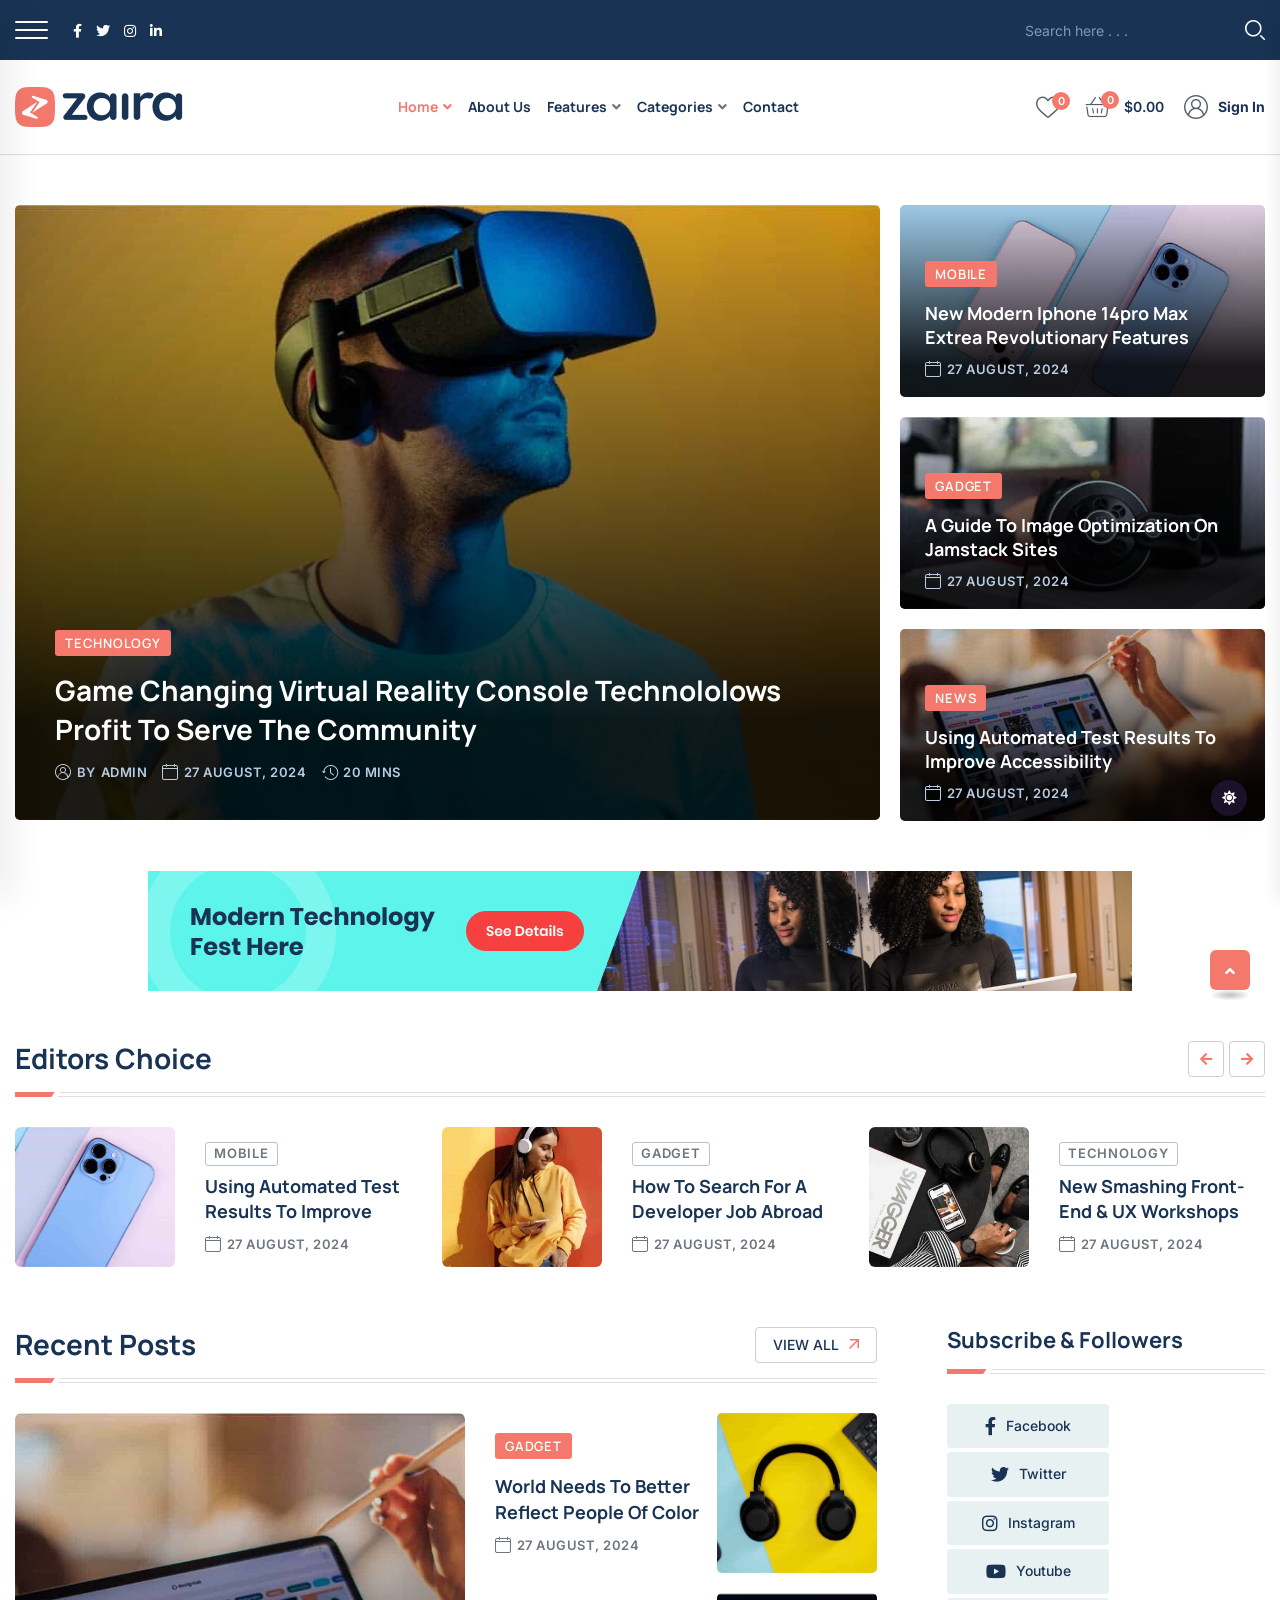
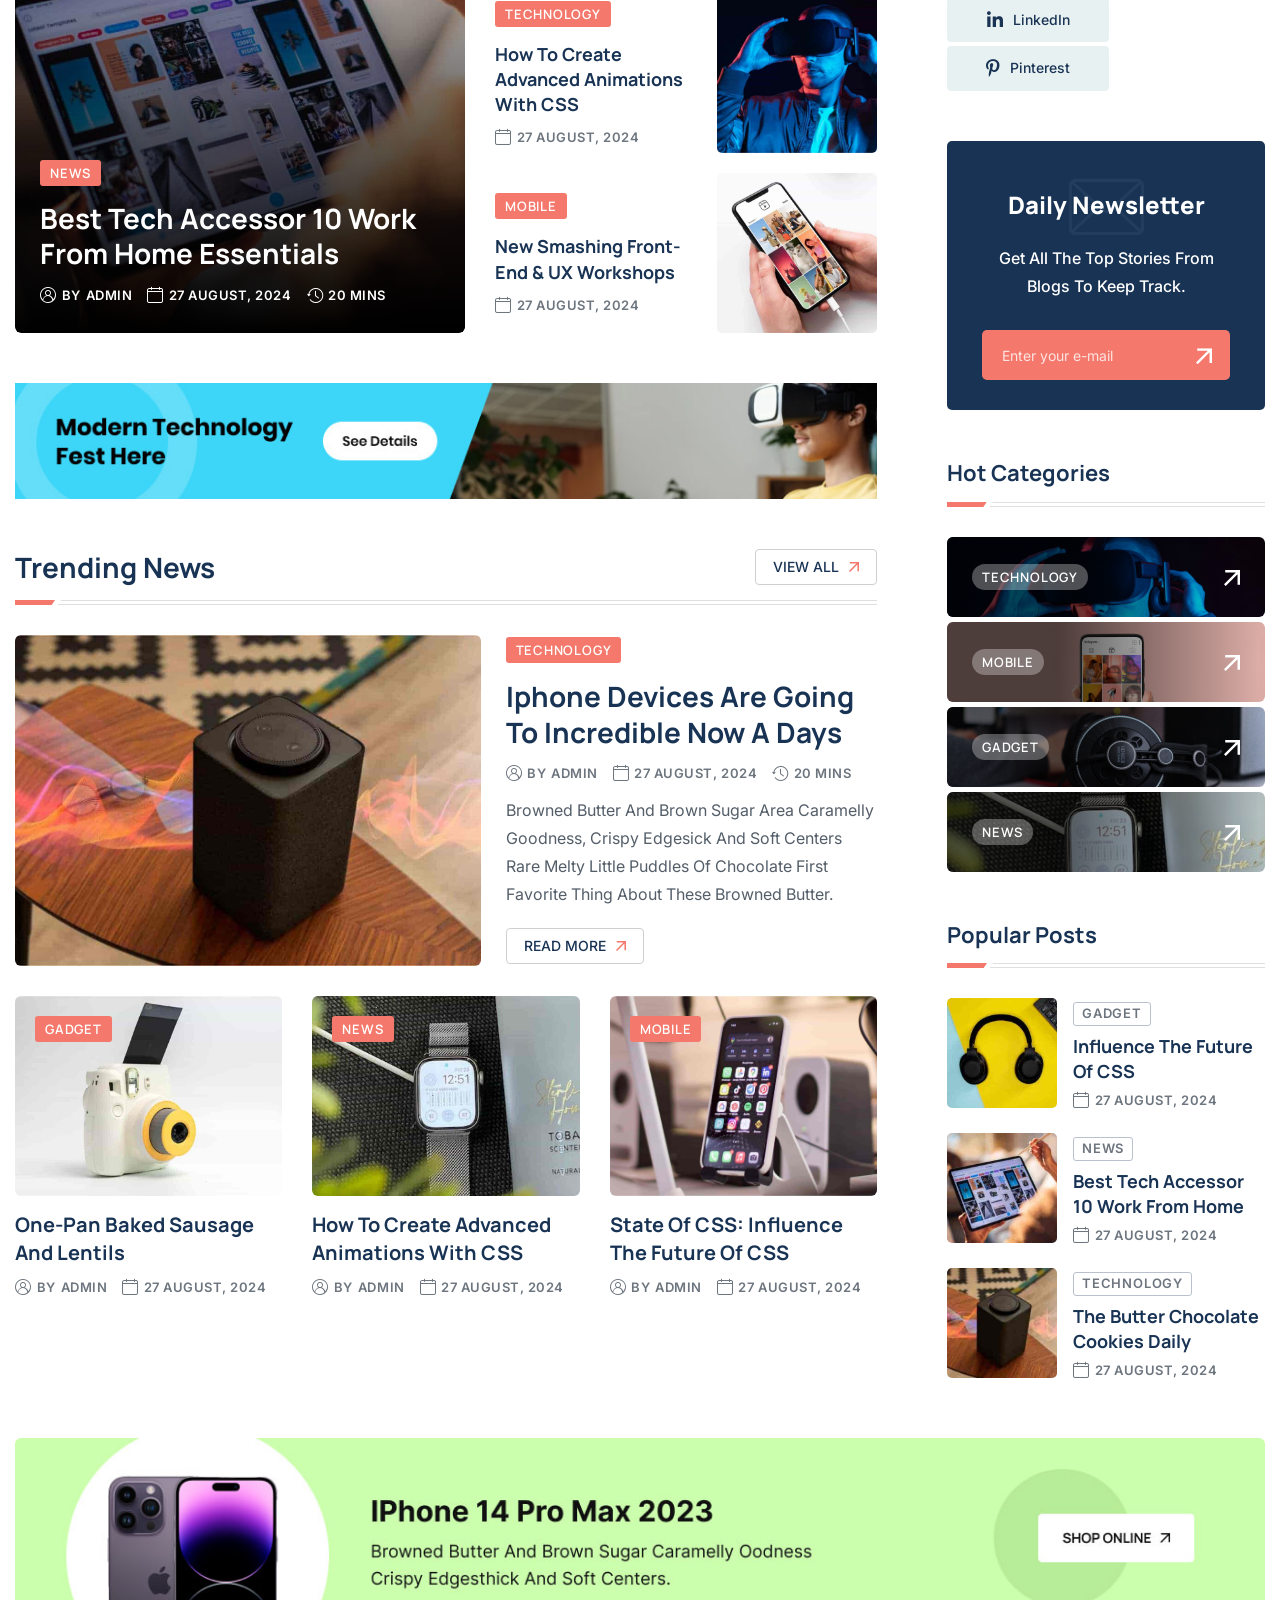
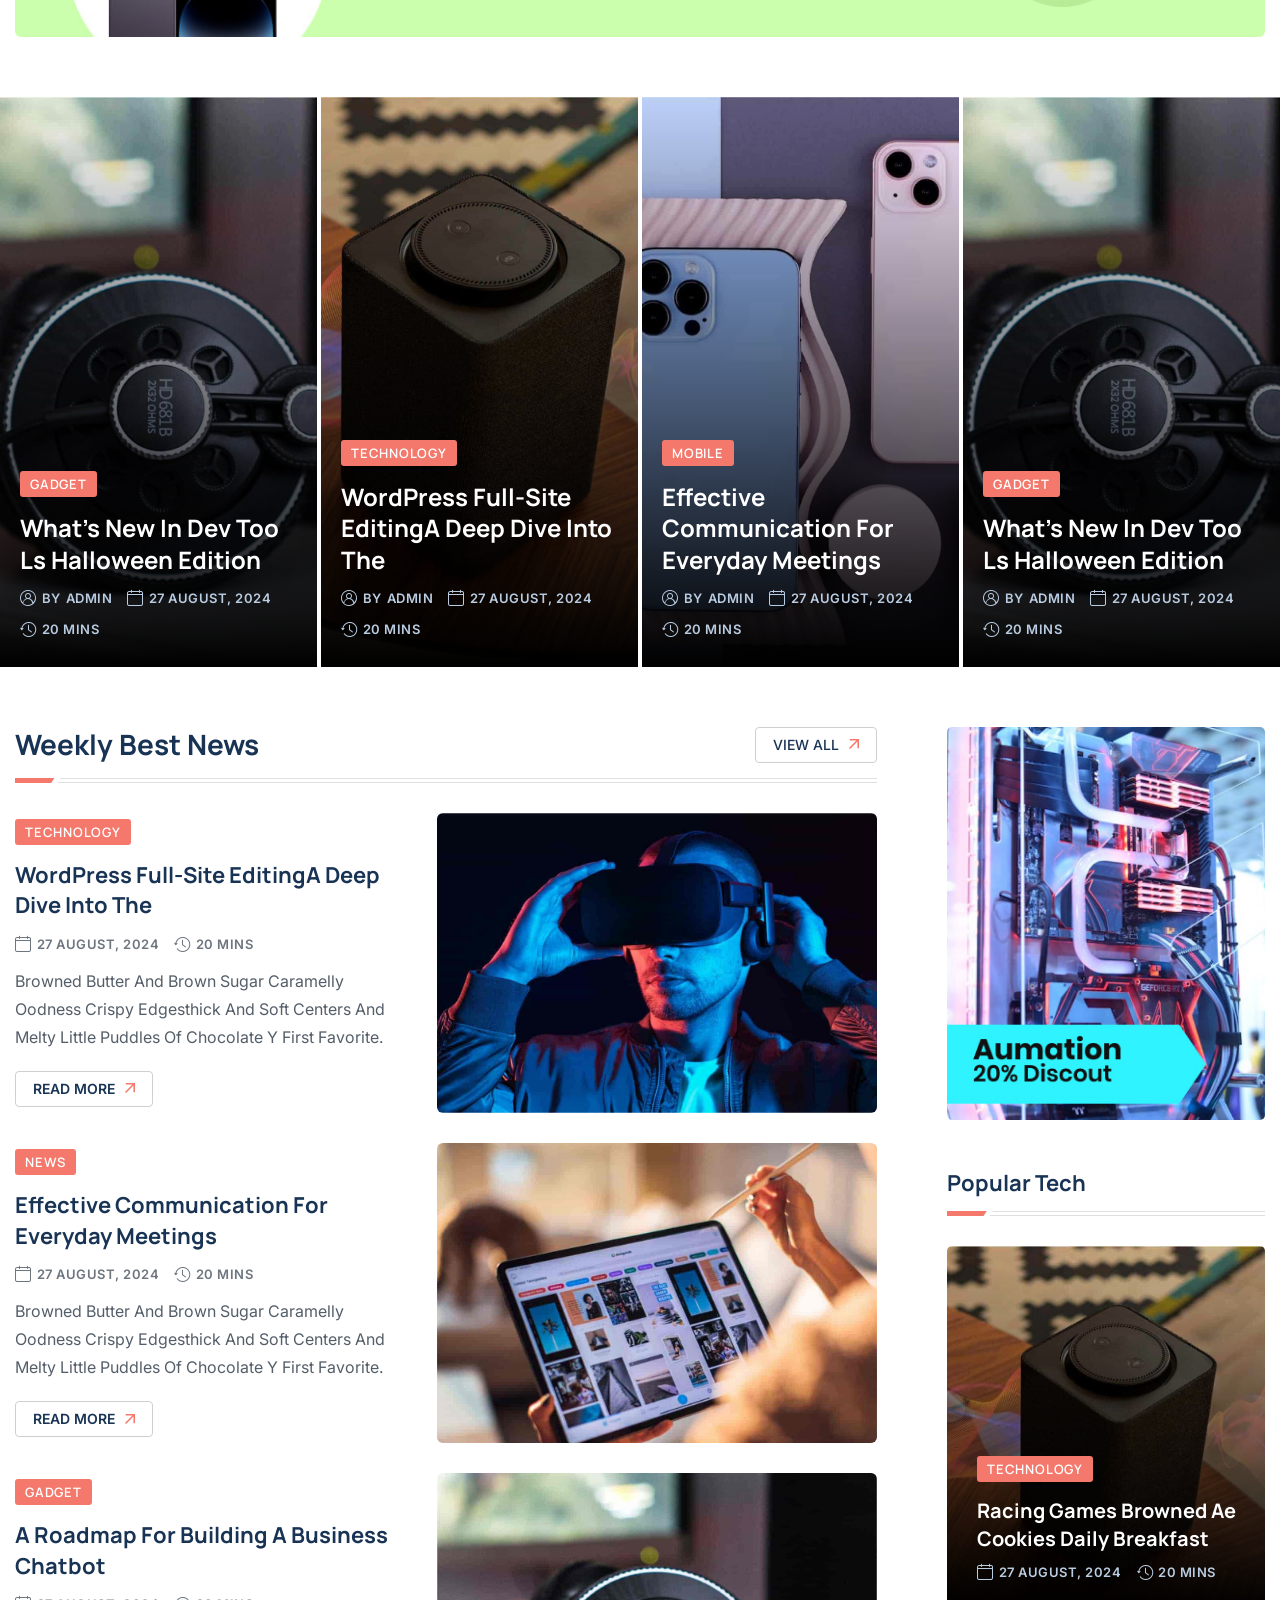
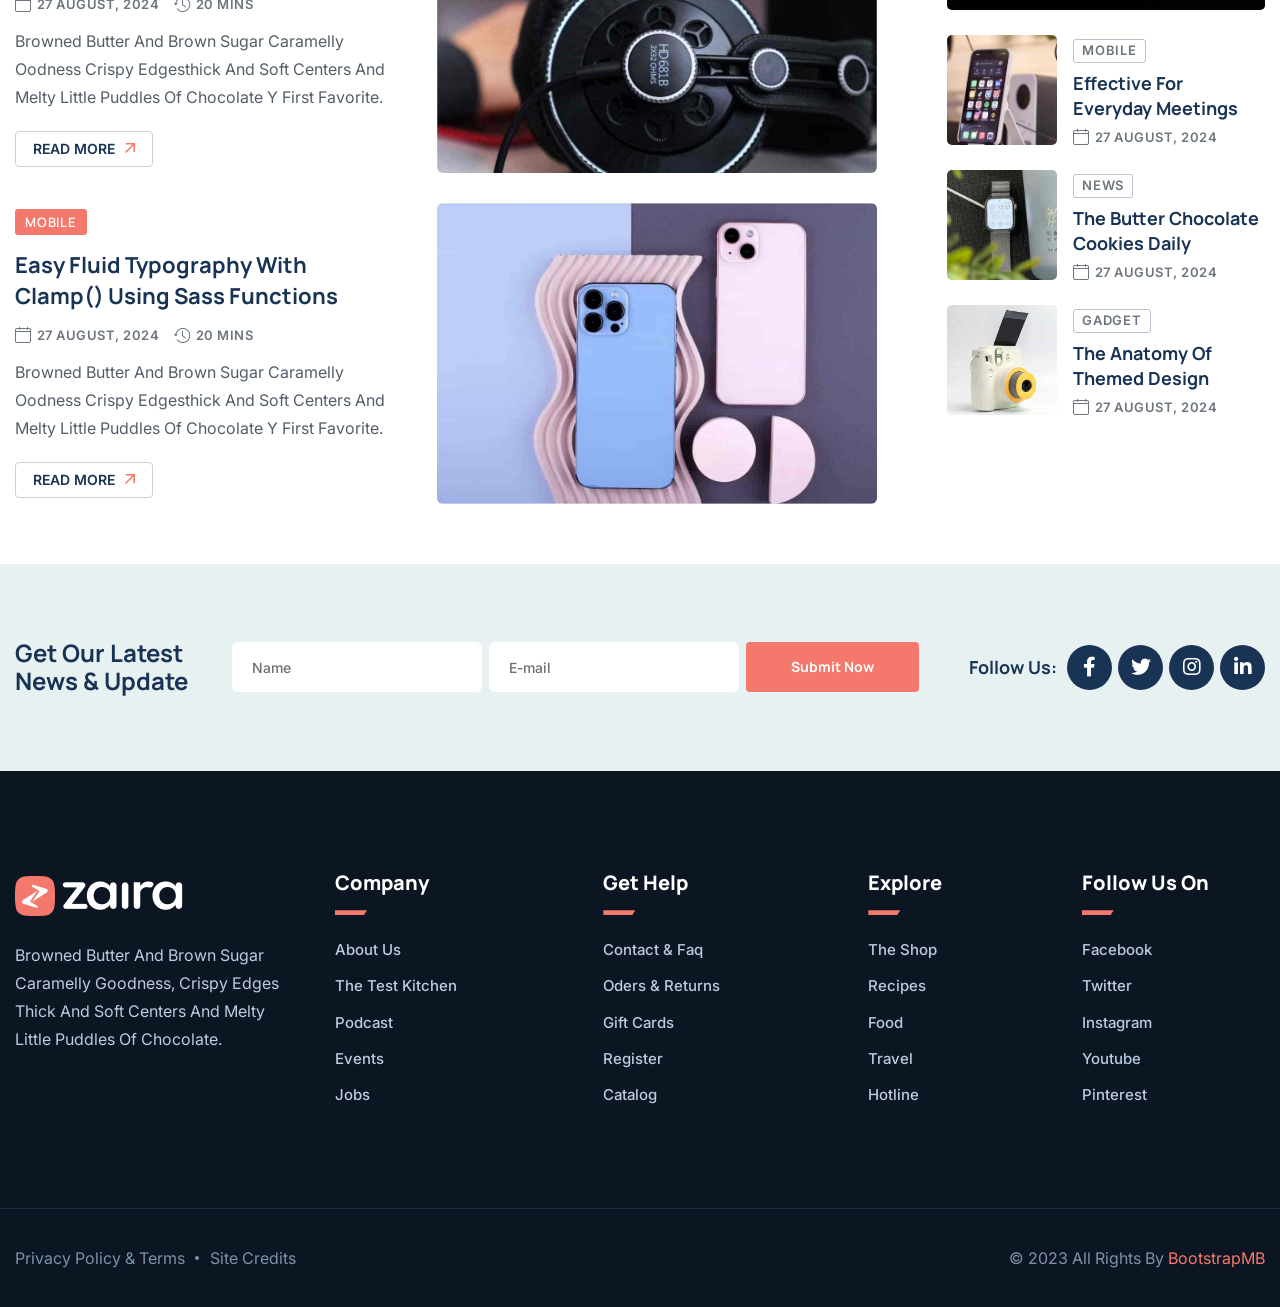
<file: index-3.html>
<!doctype html>
<html class="no-js" lang="en">
    <head>
        <meta charset="utf-8">
        <meta http-equiv="x-ua-compatible" content="ie=edge">
        <title>Zaira - News Magazine HTML Template</title>
        <meta name="description" content="Zaira - News Magazine HTML Template">
        <meta name="viewport" content="width=device-width, initial-scale=1">

		<link rel="shortcut icon" type="image/x-icon" href="assets/img/favicon.png">
        <!-- Place favicon.ico in the root directory -->

        <!-- CSS here -->
        <link rel="stylesheet" href="assets/css/bootstrap.min.css">
        <link rel="stylesheet" href="assets/css/animate.min.css">
        <link rel="stylesheet" href="assets/css/magnific-popup.css">
        <link rel="stylesheet" href="assets/css/fontawesome-all.min.css">
        <link rel="stylesheet" href="assets/css/flaticon.css">
        <link rel="stylesheet" href="assets/css/slick.css">
        <link rel="stylesheet" href="assets/css/swiper-bundle.css">
        <link rel="stylesheet" href="assets/css/default.css">
        <link rel="stylesheet" href="assets/css/style.css">
        <link rel="stylesheet" href="assets/css/responsive.css">
    </head>
    <body>

        <!-- preloader -->
        <div id="preloader">
            <div class="loader-inner">
                <div id="loader">
                    <h2 id="bg-loader">zaira<span>.</span></h2>
                    <h2 id="fg-loader">zaira<span>.</span></h2>
                </div>
            </div>
        </div>
        <!-- preloader-end -->

        <!-- Dark/Light-toggle -->
        <div class="darkmode-trigger">
            <label class="modeSwitch">
                <input type="checkbox">
                <span class="icon"></span>
            </label>
        </div>
        <!-- Dark/Light-toggle-end -->

		<!-- Scroll-top -->
        <button class="scroll-top scroll-to-target" data-target="html">
            <i class="fas fa-angle-up"></i>
        </button>
        <!-- Scroll-top-end-->

        <!-- header-area -->
        <header class="header-style-three">
            <div id="header-fixed-height"></div>
            <div class="header-top-wrap-two">
                <div class="container">
                    <div class="row align-items-center">
                        <div class="col-lg-4">
                            <div class="header-top-left">
                                <div class="offcanvas-toggle">
                                    <a href="javascript:void(0)" class="menu-tigger-two">
                                        <span></span>
                                        <span></span>
                                        <span></span>
                                    </a>
                                </div>
                                <div class="header-top-social">
                                    <ul class="list-wrap">
                                        <li><a href="#"><i class="fab fa-facebook-f"></i></a></li>
                                        <li><a href="#"><i class="fab fa-twitter"></i></a></li>
                                        <li><a href="#"><i class="fab fa-instagram"></i></a></li>
                                        <li><a href="#"><i class="fab fa-linkedin-in"></i></a></li>
                                    </ul>
                                </div>
                            </div>
                        </div>
                        <div class="col-lg-8">
                            <div class="header-top-right">
                                <div class="header-search-wrap header-search-wrap-two">
                                    <form action="#">
                                        <input type="text" placeholder="Search here . . .">
                                        <button type="submit"><i class="flaticon-search"></i></button>
                                    </form>
                                </div>
                            </div>
                        </div>
                    </div>
                </div>
            </div>
            <div id="sticky-header" class="menu-area menu-style-three">
                <div class="container">
                    <div class="row">
                        <div class="col-12">
                            <div class="menu-wrap">
                                <nav class="menu-nav">
                                    <div class="logo">
                                        <a href="index.html"><img src="assets/img/logo/logo.png" alt=""></a>
                                    </div>
                                    <div class="logo d-none">
                                        <a href="index.html"><img src="assets/img/logo/w_logo.png" alt=""></a>
                                    </div>
                                    <div class="navbar-wrap main-menu d-none d-lg-flex">
                                        <ul class="navigation">
                                            <li class="active menu-item-has-children"><a href="#">Home</a>
                                                <ul class="sub-menu">
                                                    <li><a href="index.html">Home 01 - Default</a></li>
                                                    <li><a href="index-2.html">Home 02 - Gaming</a></li>
                                                    <li class="active"><a href="index-3.html">Home 03 - Technology</a></li>
                                                    <li><a href="index-4.html">Home 04 - Travel</a></li>
                                                    <li><a href="index-5.html">Home 05 - Crypto</a></li>
                                                    <li><a href="index-6.html">Home 06 - Newspaper</a></li>
                                                </ul>
                                            </li>
                                            <li><a href="about.html">About Us</a></li>
                                            <li class="menu-item-has-children"><a href="#">Features</a>
                                                <ul class="sub-menu">
                                                    <li class="menu-item-has-children"><a href="#">Single Post Layout</a>
                                                        <ul class="sub-menu">
                                                            <li><a href="blog-details.html">Single post 01</a></li>
                                                            <li><a href="blog-details-two.html">Single post 02</a></li>
                                                        </ul>
                                                    </li>
                                                    <li><a href="author.html">Author Details</a></li>
                                                </ul>
                                            </li>
                                            <li class="menu-item-has-children"><a href="#">Categories</a>
                                                <ul class="sub-menu">
                                                    <li><a href="blog.html">Blog Default</a></li>
                                                    <li><a href="blog-2.html">Blog Layout 02</a></li>
                                                    <li><a href="blog-3.html">Blog Layout 03</a></li>
                                                </ul>
                                            </li>
                                            <li><a href="contact.html">Contact</a></li>
                                        </ul>
                                    </div>
                                    <div class="header-action d-none d-md-block">
                                        <ul class="list-wrap">
                                            <li class="header-wishlist">
                                                <a href="#"><i class="flaticon-heart"></i><span>0</span></a>
                                            </li>
                                            <li class="header-cart">
                                                <a href="#"><i class="flaticon-basket"></i><span>0</span></a>
                                                <strong>$0.00</strong>
                                            </li>
                                            <li class="header-sine-in">
                                                <a href="contact.html"><i class="flaticon-user"></i>Sign In</a>
                                            </li>
                                        </ul>
                                    </div>
                                    <div class="mobile-nav-toggler"><i class="fas fa-bars"></i></div>
                                </nav>
                            </div>

                            <!-- Mobile Menu  -->
                            <div class="mobile-menu">
                                <nav class="menu-box">
                                    <div class="close-btn"><i class="fas fa-times"></i></div>
                                    <div class="nav-logo">
                                        <a href="index.html"><img src="assets/img/logo/logo.png" alt="Logo"></a>
                                    </div>
                                    <div class="nav-logo d-none">
                                        <a href="index.html"><img src="assets/img/logo/w_logo.png" alt="Logo"></a>
                                    </div>
                                    <div class="mobile-search">
                                        <form action="#">
                                            <input type="text" placeholder="Search here...">
                                            <button><i class="flaticon-search"></i></button>
                                        </form>
                                    </div>
                                    <div class="menu-outer">
                                        <!--Here Menu Will Come Automatically Via Javascript / Same Menu as in Header-->
                                    </div>
                                    <div class="social-links">
                                        <ul class="clearfix list-wrap">
                                            <li><a href="#"><i class="fab fa-facebook-f"></i></a></li>
                                            <li><a href="#"><i class="fab fa-twitter"></i></a></li>
                                            <li><a href="#"><i class="fab fa-instagram"></i></a></li>
                                            <li><a href="#"><i class="fab fa-linkedin-in"></i></a></li>
                                            <li><a href="#"><i class="fab fa-youtube"></i></a></li>
                                        </ul>
                                    </div>
                                </nav>
                            </div>
                            <div class="menu-backdrop"></div>
                            <!-- End Mobile Menu -->

                        </div>
                    </div>
                </div>
            </div>

            <!-- offCanvas-area -->
            <div class="offCanvas-wrap">
                <div class="offCanvas-body">
                    <div class="offCanvas-toggle">
                        <span></span>
                        <span></span>
                    </div>
                    <div class="offCanvas-content">
                        <div class="offCanvas-logo logo">
                            <a href="index.html" class="logo-dark"><img src="assets/img/logo/logo.png" alt="Logo"></a>
                            <a href="index.html" class="logo-light"><img src="assets/img/logo/w_logo.png" alt="Logo"></a>
                        </div>
                        <p>The argument in favor of using filler text goes something like this: If you use any real content in the Consulting Process anytime you reach.</p>
                        <ul class="offCanvas-instagram list-wrap">
                            <li><a href="assets/img/blog/hr_post01.jpg" class="popup-image"><img src="assets/img/blog/hr_post01.jpg" alt="img"></a></li>
                            <li><a href="assets/img/blog/hr_post02.jpg" class="popup-image"><img src="assets/img/blog/hr_post02.jpg" alt="img"></a></li>
                            <li><a href="assets/img/blog/hr_post03.jpg" class="popup-image"><img src="assets/img/blog/hr_post03.jpg" alt="img"></a></li>
                            <li><a href="assets/img/blog/hr_post04.jpg" class="popup-image"><img src="assets/img/blog/hr_post04.jpg" alt="img"></a></li>
                            <li><a href="assets/img/blog/hr_post05.jpg" class="popup-image"><img src="assets/img/blog/hr_post05.jpg" alt="img"></a></li>
                            <li><a href="assets/img/blog/hr_post06.jpg" class="popup-image"><img src="assets/img/blog/hr_post06.jpg" alt="img"></a></li>
                        </ul>
                    </div>
                    <div class="offCanvas-contact">
                        <h4 class="title">Get In Touch</h4>
                        <ul class="offCanvas-contact-list list-wrap">
                            <li><i class="fas fa-envelope-open"></i><a href="mailto:info@webmail.com">info@webmail.com</a></li>
                            <li><i class="fas fa-phone"></i><a href="tel:88899988877">888 999 888 77</a></li>
                            <li><i class="fas fa-map-marker-alt"></i> 12/A, New Booston, NYC</li>
                        </ul>
                        <ul class="offCanvas-social list-wrap">
                            <li><a href="#"><i class="fab fa-facebook-f"></i></a></li>
                            <li><a href="#"><i class="fab fa-twitter"></i></a></li>
                            <li><a href="#"><i class="fab fa-linkedin-in"></i></a></li>
                            <li><a href="#"><i class="fab fa-youtube"></i></a></li>
                        </ul>
                    </div>
                </div>
            </div>
            <div class="offCanvas-overlay"></div>
            <!-- offCanvas-area-end -->
        </header>
        <!-- header-area-end -->


        <!-- main-area -->
        <main class="fix">

            <!-- banner-post-area -->
            <section class="banner-post-area-two pt-50 pb-30">
                <div class="container">
                    <div class="banner-post-inner">
                        <div class="row">
                            <div class="col-70">
                                <div class="banner-post-two big-post">
                                    <div class="banner-post-thumb-two">
                                        <a href="blog-details.html"><img src="assets/img/blog/t_banner_post01.jpg" alt=""></a>
                                    </div>
                                    <div class="banner-post-content-two">
                                        <a href="blog.html" class="post-tag">Technology</a>
                                        <h2 class="post-title bold-underline"><a href="blog-details.html">Game Changing Virtual Reality Console Technololows Profit To Serve The Community</a></h2>
                                        <div class="blog-post-meta white-blog-meta">
                                            <ul class="list-wrap">
                                                <li><i class="flaticon-user"></i>by<a href="author.html">Admin</a></li>
                                                <li><i class="flaticon-calendar"></i>27 August, 2024</li>
                                                <li><i class="flaticon-history"></i>20 Mins</li>
                                            </ul>
                                        </div>
                                    </div>
                                </div>
                            </div>
                            <div class="col-30">
                                <div class="banner-post-two small-post">
                                    <div class="banner-post-thumb-two">
                                        <a href="blog-details.html"><img src="assets/img/blog/t_banner_post02.jpg" alt=""></a>
                                    </div>
                                    <div class="banner-post-content-two">
                                        <a href="blog.html" class="post-tag">Mobile</a>
                                        <h2 class="post-title"><a href="blog-details.html">New Modern Iphone 14pro Max Extrea Revolutionary Features</a></h2>
                                        <div class="blog-post-meta white-blog-meta">
                                            <ul class="list-wrap">
                                                <li><i class="flaticon-calendar"></i>27 August, 2024</li>
                                            </ul>
                                        </div>
                                    </div>
                                </div>
                                <div class="banner-post-two small-post">
                                    <div class="banner-post-thumb-two">
                                        <a href="blog-details.html"><img src="assets/img/blog/t_banner_post03.jpg" alt=""></a>
                                    </div>
                                    <div class="banner-post-content-two">
                                        <a href="blog.html" class="post-tag">Gadget</a>
                                        <h2 class="post-title"><a href="blog-details.html">A Guide To Image Optimization On Jamstack Sites</a></h2>
                                        <div class="blog-post-meta white-blog-meta">
                                            <ul class="list-wrap">
                                                <li><i class="flaticon-calendar"></i>27 August, 2024</li>
                                            </ul>
                                        </div>
                                    </div>
                                </div>
                                <div class="banner-post-two small-post">
                                    <div class="banner-post-thumb-two">
                                        <a href="blog-details.html"><img src="assets/img/blog/t_banner_post04.jpg" alt=""></a>
                                    </div>
                                    <div class="banner-post-content-two">
                                        <a href="blog.html" class="post-tag">News</a>
                                        <h2 class="post-title"><a href="blog-details.html">Using Automated Test Results To Improve Accessibility</a></h2>
                                        <div class="blog-post-meta white-blog-meta">
                                            <ul class="list-wrap">
                                                <li><i class="flaticon-calendar"></i>27 August, 2024</li>
                                            </ul>
                                        </div>
                                    </div>
                                </div>
                            </div>
                        </div>
                    </div>
                </div>
            </section>
            <!-- banner-post-area-end -->

            <!-- ad-banner-area -->
            <div class="ad-banner-area">
                <div class="container">
                    <div class="ad-banner-img ad-banner-img-two text-center">
                        <a href="#">
                            <img src="assets/img/images/advertisement05.jpg" alt="">
                        </a>
                    </div>
                </div>
            </div>
            <!-- ad-banner-area-end -->

            <!-- editor-post-area -->
            <section class="editor-post-area pt-50">
                <div class="container">
                    <div class="row">
                        <div class="col-lg-12">
                            <div class="section-title-wrap mb-30">
                                <div class="section-title">
                                    <h2 class="title">Editors Choice</h2>
                                </div>
                                <div class="editor-nav"></div>
                                <div class="section-title-line"></div>
                            </div>
                        </div>
                    </div>
                    <div class="editor-post-wrap">
                        <div class="row editor-post-active">
                            <div class="col-lg-4">
                                <div class="editor-post-item">
                                    <div class="editor-post-thumb">
                                        <a href="blog-details.html"><img src="assets/img/blog/editor_img01.jpg" alt=""></a>
                                    </div>
                                    <div class="editor-post-content">
                                        <a href="blog.html" class="post-tag-two">Mobile</a>
                                        <h2 class="post-title"><a href="blog-details.html">Using Automated Test Results To Improve</a></h2>
                                        <div class="blog-post-meta">
                                            <ul class="list-wrap">
                                                <li><i class="flaticon-calendar"></i>27 August, 2024</li>
                                            </ul>
                                        </div>
                                    </div>
                                </div>
                            </div>
                            <div class="col-lg-4">
                                <div class="editor-post-item">
                                    <div class="editor-post-thumb">
                                        <a href="blog-details.html"><img src="assets/img/blog/editor_img02.jpg" alt=""></a>
                                    </div>
                                    <div class="editor-post-content">
                                        <a href="blog.html" class="post-tag-two">Gadget</a>
                                        <h2 class="post-title"><a href="blog-details.html">How To Search For A Developer Job Abroad</a></h2>
                                        <div class="blog-post-meta">
                                            <ul class="list-wrap">
                                                <li><i class="flaticon-calendar"></i>27 August, 2024</li>
                                            </ul>
                                        </div>
                                    </div>
                                </div>
                            </div>
                            <div class="col-lg-4">
                                <div class="editor-post-item">
                                    <div class="editor-post-thumb">
                                        <a href="blog-details.html"><img src="assets/img/blog/editor_img03.jpg" alt=""></a>
                                    </div>
                                    <div class="editor-post-content">
                                        <a href="blog.html" class="post-tag-two">Technology</a>
                                        <h2 class="post-title"><a href="blog-details.html">New Smashing Front-End & UX Workshops</a></h2>
                                        <div class="blog-post-meta">
                                            <ul class="list-wrap">
                                                <li><i class="flaticon-calendar"></i>27 August, 2024</li>
                                            </ul>
                                        </div>
                                    </div>
                                </div>
                            </div>
                            <div class="col-lg-4">
                                <div class="editor-post-item">
                                    <div class="editor-post-thumb">
                                        <a href="blog-details.html"><img src="assets/img/blog/editor_img02.jpg" alt=""></a>
                                    </div>
                                    <div class="editor-post-content">
                                        <a href="blog.html" class="post-tag-two">Gadget</a>
                                        <h2 class="post-title"><a href="blog-details.html">How To Search For A Developer Job Abroad</a></h2>
                                        <div class="blog-post-meta">
                                            <ul class="list-wrap">
                                                <li><i class="flaticon-calendar"></i>27 August, 2024</li>
                                            </ul>
                                        </div>
                                    </div>
                                </div>
                            </div>
                        </div>
                    </div>
                </div>
            </section>
            <!-- editor-post-area-end -->

            <!-- trending-post-area -->
            <section class="trending-post-area pt-60 pb-60">
                <div class="container">
                    <div class="trending-post-inner">
                        <div class="row justify-content-center">
                            <div class="col-70">
                                <div class="recent-post-wrap">
                                    <div class="section-title-wrap mb-30">
                                        <div class="section-title">
                                            <h2 class="title">Recent Posts</h2>
                                        </div>
                                        <div class="view-all-btn">
                                            <a href="blog.html" class="link-btn">View All
                                                <span class="svg-icon">
                                                    <svg xmlns="http://www.w3.org/2000/svg" viewBox="0 0 10 10" fill="none">
                                                        <path d="M1.07692 10L0 8.92308L7.38462 1.53846H0.769231V0H10V9.23077H8.46154V2.61538L1.07692 10Z" fill="currentColor" />
                                                        <path d="M1.07692 10L0 8.92308L7.38462 1.53846H0.769231V0H10V9.23077H8.46154V2.61538L1.07692 10Z" fill="currentColor" />
                                                    </svg>
                                                </span>
                                            </a>
                                        </div>
                                        <div class="section-title-line"></div>
                                    </div>
                                    <div class="row">
                                        <div class="col-54">
                                            <div class="overlay-post-two">
                                                <div class="overlay-post-thumb">
                                                    <a href="blog-details.html"><img src="assets/img/blog/recent_post01.jpg" alt=""></a>
                                                </div>
                                                <div class="overlay-post-content">
                                                    <a href="blog.html" class="post-tag">News</a>
                                                    <h2 class="post-title"><a href="blog-details.html">Best Tech Accessor 10 Work From Home Essentials</a></h2>
                                                    <div class="blog-post-meta white-blog-meta">
                                                        <ul class="list-wrap">
                                                            <li><i class="flaticon-user"></i>by<a href="author.html">Admin</a></li>
                                                            <li><i class="flaticon-calendar"></i>27 August, 2024</li>
                                                            <li><i class="flaticon-history"></i>20 Mins</li>
                                                        </ul>
                                                    </div>
                                                </div>
                                            </div>
                                        </div>
                                        <div class="col-46">
                                            <div class="horizontal-post-two">
                                                <div class="horizontal-post-thumb">
                                                    <a href="blog-details.html"><img src="assets/img/blog/recent_post02.jpg" alt=""></a>
                                                </div>
                                                <div class="horizontal-post-content">
                                                    <a href="blog.html" class="post-tag">Gadget</a>
                                                    <h2 class="post-title"><a href="blog-details.html">World Needs to Better Reflect People of Color</a></h2>
                                                    <div class="blog-post-meta">
                                                        <ul class="list-wrap">
                                                            <li><i class="flaticon-calendar"></i>27 August, 2024</li>
                                                        </ul>
                                                    </div>
                                                </div>
                                            </div>
                                            <div class="horizontal-post-two">
                                                <div class="horizontal-post-thumb">
                                                    <a href="blog-details.html"><img src="assets/img/blog/recent_post03.jpg" alt=""></a>
                                                </div>
                                                <div class="horizontal-post-content">
                                                    <a href="blog.html" class="post-tag">Technology</a>
                                                    <h2 class="post-title"><a href="blog-details.html">How To Create Advanced Animations With CSS</a></h2>
                                                    <div class="blog-post-meta">
                                                        <ul class="list-wrap">
                                                            <li><i class="flaticon-calendar"></i>27 August, 2024</li>
                                                        </ul>
                                                    </div>
                                                </div>
                                            </div>
                                            <div class="horizontal-post-two">
                                                <div class="horizontal-post-thumb">
                                                    <a href="blog-details.html"><img src="assets/img/blog/recent_post04.jpg" alt=""></a>
                                                </div>
                                                <div class="horizontal-post-content">
                                                    <a href="blog.html" class="post-tag">Mobile</a>
                                                    <h2 class="post-title"><a href="blog-details.html">New Smashing Front-End & UX Workshops</a></h2>
                                                    <div class="blog-post-meta">
                                                        <ul class="list-wrap">
                                                            <li><i class="flaticon-calendar"></i>27 August, 2024</li>
                                                        </ul>
                                                    </div>
                                                </div>
                                            </div>
                                        </div>
                                    </div>
                                </div>
                                <div class="ad-banner-img ad-banner-img-two text-center">
                                    <a href="#">
                                        <img src="assets/img/images/advertisement06.jpg" alt="">
                                    </a>
                                </div>
                                <div class="trending-post-wrap">
                                    <div class="section-title-wrap mb-30">
                                        <div class="section-title">
                                            <h2 class="title">Trending News</h2>
                                        </div>
                                        <div class="view-all-btn">
                                            <a href="blog.html" class="link-btn">View All
                                                <span class="svg-icon">
                                                    <svg xmlns="http://www.w3.org/2000/svg" viewBox="0 0 10 10" fill="none">
                                                        <path d="M1.07692 10L0 8.92308L7.38462 1.53846H0.769231V0H10V9.23077H8.46154V2.61538L1.07692 10Z" fill="currentColor" />
                                                        <path d="M1.07692 10L0 8.92308L7.38462 1.53846H0.769231V0H10V9.23077H8.46154V2.61538L1.07692 10Z" fill="currentColor" />
                                                    </svg>
                                                </span>
                                            </a>
                                        </div>
                                        <div class="section-title-line"></div>
                                    </div>
                                    <div class="row justify-content-center">
                                        <div class="col-lg-12">
                                            <div class="trending-post">
                                                <div class="trending-post-thumb">
                                                    <a href="blog-details.html"><img src="assets/img/blog/trending_post01.jpg" alt=""></a>
                                                </div>
                                                <div class="trending-post-content">
                                                    <a href="blog.html" class="post-tag">Technology</a>
                                                    <h2 class="post-title bold-underline"><a href="blog-details.html">Iphone Devices Are Going To Incredible Now a days</a></h2>
                                                    <div class="blog-post-meta">
                                                        <ul class="list-wrap">
                                                            <li><i class="flaticon-user"></i>by<a href="author.html">Admin</a></li>
                                                            <li><i class="flaticon-calendar"></i>27 August, 2024</li>
                                                            <li><i class="flaticon-history"></i>20 Mins</li>
                                                        </ul>
                                                    </div>
                                                    <p>Browned butter and brown sugar area caramelly goodness, crispy edgesick and soft centers rare melty little puddles of chocolate first favorite thing about these browned butter.</p>
                                                    <div class="view-all-btn">
                                                        <a href="blog-details.html" class="link-btn">Read More
                                                            <span class="svg-icon">
                                                                <svg xmlns="http://www.w3.org/2000/svg" viewBox="0 0 10 10" fill="none">
                                                                    <path d="M1.07692 10L0 8.92308L7.38462 1.53846H0.769231V0H10V9.23077H8.46154V2.61538L1.07692 10Z" fill="currentColor" />
                                                                    <path d="M1.07692 10L0 8.92308L7.38462 1.53846H0.769231V0H10V9.23077H8.46154V2.61538L1.07692 10Z" fill="currentColor" />
                                                                </svg>
                                                            </span>
                                                        </a>
                                                    </div>
                                                </div>
                                            </div>
                                        </div>
                                        <div class="col-lg-4 col-md-6">
                                            <div class="trending-post-two">
                                                <div class="trending-post-thumb-two">
                                                    <a href="blog-details.html"><img src="assets/img/blog/trending_post02.jpg" alt=""></a>
                                                    <a href="blog.html" class="post-tag">Gadget</a>
                                                </div>
                                                <div class="trending-post-content-two">
                                                    <h2 class="post-title"><a href="blog-details.html">One-pan baked sausage
                                                    and lentils</a></h2>
                                                    <div class="blog-post-meta">
                                                        <ul class="list-wrap">
                                                            <li><i class="flaticon-user"></i>by<a href="author.html">Admin</a></li>
                                                            <li><i class="flaticon-calendar"></i>27 August, 2024</li>
                                                        </ul>
                                                    </div>
                                                </div>
                                            </div>
                                        </div>
                                        <div class="col-lg-4 col-md-6">
                                            <div class="trending-post-two">
                                                <div class="trending-post-thumb-two">
                                                    <a href="blog-details.html"><img src="assets/img/blog/trending_post03.jpg" alt=""></a>
                                                    <a href="blog.html" class="post-tag">News</a>
                                                </div>
                                                <div class="trending-post-content-two">
                                                    <h2 class="post-title"><a href="blog-details.html">How To Create Advanced Animations With CSS</a></h2>
                                                    <div class="blog-post-meta">
                                                        <ul class="list-wrap">
                                                            <li><i class="flaticon-user"></i>by<a href="author.html">Admin</a></li>
                                                            <li><i class="flaticon-calendar"></i>27 August, 2024</li>
                                                        </ul>
                                                    </div>
                                                </div>
                                            </div>
                                        </div>
                                        <div class="col-lg-4 col-md-6">
                                            <div class="trending-post-two">
                                                <div class="trending-post-thumb-two">
                                                    <a href="blog-details.html"><img src="assets/img/blog/trending_post04.jpg" alt=""></a>
                                                    <a href="blog.html" class="post-tag">Mobile</a>
                                                </div>
                                                <div class="trending-post-content-two">
                                                    <h2 class="post-title"><a href="blog-details.html">State Of CSS: Influence The Future Of CSS</a></h2>
                                                    <div class="blog-post-meta">
                                                        <ul class="list-wrap">
                                                            <li><i class="flaticon-user"></i>by<a href="author.html">Admin</a></li>
                                                            <li><i class="flaticon-calendar"></i>27 August, 2024</li>
                                                        </ul>
                                                    </div>
                                                </div>
                                            </div>
                                        </div>
                                    </div>
                                </div>
                            </div>
                            <div class="col-30">
                                <div class="sidebar-wrap">
                                    <div class="sidebar-widget sidebar-widget-two">
                                        <div class="widget-title mb-30">
                                            <h6 class="title">Subscribe & Followers</h6>
                                            <div class="section-title-line"></div>
                                        </div>
                                        <div class="sidebar-social-wrap">
                                            <ul class="list-wrap">
                                                <li><a href="#"><i class="fab fa-facebook-f"></i>facebook</a></li>
                                                <li><a href="#"><i class="fab fa-twitter"></i>twitter</a></li>
                                                <li><a href="#"><i class="fab fa-instagram"></i>instagram</a></li>
                                                <li><a href="#"><i class="fab fa-youtube"></i>youtube</a></li>
                                                <li><a href="#"><i class="fab fa-linkedin-in"></i>LinkedIn</a></li>
                                                <li><a href="#"><i class="fab fa-pinterest-p"></i>Pinterest</a></li>
                                            </ul>
                                        </div>
                                    </div>
                                    <div class="sidebar-widget sidebar-widget-two">
                                        <div class="sidebar-newsletter">
                                            <div class="icon"><i class="flaticon-envelope"></i></div>
                                            <h4 class="title">Daily Newsletter</h4>
                                            <p>Get all the top stories from Blogs to keep track.</p>
                                            <div class="sidebar-newsletter-form">
                                                <form action="#">
                                                    <input type="text" placeholder="Enter your e-mail">
                                                    <button type="submit">
                                                        <svg xmlns="http://www.w3.org/2000/svg" viewBox="0 0 16 16" fill="none">
                                                            <path d="M1.72308 16L0 14.2769L11.8154 2.46154H1.23077V0H16V14.7692H13.5385V4.18462L1.72308 16Z" fill="currentcolor" />
                                                        </svg>
                                                    </button>
                                                </form>
                                            </div>
                                        </div>
                                    </div>
                                    <div class="sidebar-widget sidebar-widget-two">
                                        <div class="widget-title mb-30">
                                            <h6 class="title">Hot Categories</h6>
                                            <div class="section-title-line"></div>
                                        </div>
                                        <div class="sidebar-categories">
                                            <ul class="list-wrap">
                                                <li>
                                                    <a href="blog.html" data-background="assets/img/images/t_cat_img01.jpg">
                                                        <span class="post-tag post-tag-three">Technology</span>
                                                        <span class="right-arrow">
                                                            <svg xmlns="http://www.w3.org/2000/svg" viewBox="0 0 16 16" fill="none">
                                                                <path d="M1.72308 16L0 14.2769L11.8154 2.46154H1.23077V0H16V14.7692H13.5385V4.18462L1.72308 16Z" fill="currentcolor"></path>
                                                                <path d="M1.72308 16L0 14.2769L11.8154 2.46154H1.23077V0H16V14.7692H13.5385V4.18462L1.72308 16Z" fill="currentcolor"></path>
                                                            </svg>
                                                        </span>
                                                    </a>
                                                </li>
                                                <li>
                                                    <a href="blog.html" data-background="assets/img/images/t_cat_img02.jpg">
                                                        <span class="post-tag post-tag-three">Mobile</span>
                                                        <span class="right-arrow">
                                                            <svg xmlns="http://www.w3.org/2000/svg" viewBox="0 0 16 16" fill="none">
                                                                <path d="M1.72308 16L0 14.2769L11.8154 2.46154H1.23077V0H16V14.7692H13.5385V4.18462L1.72308 16Z" fill="currentcolor"></path>
                                                                <path d="M1.72308 16L0 14.2769L11.8154 2.46154H1.23077V0H16V14.7692H13.5385V4.18462L1.72308 16Z" fill="currentcolor"></path>
                                                            </svg>
                                                        </span>
                                                    </a>
                                                </li>
                                                <li>
                                                    <a href="blog.html" data-background="assets/img/images/t_cat_img03.jpg">
                                                        <span class="post-tag post-tag-three">Gadget</span>
                                                        <span class="right-arrow">
                                                            <svg xmlns="http://www.w3.org/2000/svg" viewBox="0 0 16 16" fill="none">
                                                                <path d="M1.72308 16L0 14.2769L11.8154 2.46154H1.23077V0H16V14.7692H13.5385V4.18462L1.72308 16Z" fill="currentcolor"></path>
                                                                <path d="M1.72308 16L0 14.2769L11.8154 2.46154H1.23077V0H16V14.7692H13.5385V4.18462L1.72308 16Z" fill="currentcolor"></path>
                                                            </svg>
                                                        </span>
                                                    </a>
                                                </li>
                                                <li>
                                                    <a href="blog.html" data-background="assets/img/images/t_cat_img04.jpg">
                                                        <span class="post-tag post-tag-three">News</span>
                                                        <span class="right-arrow">
                                                            <svg xmlns="http://www.w3.org/2000/svg" viewBox="0 0 16 16" fill="none">
                                                                <path d="M1.72308 16L0 14.2769L11.8154 2.46154H1.23077V0H16V14.7692H13.5385V4.18462L1.72308 16Z" fill="currentcolor"></path>
                                                                <path d="M1.72308 16L0 14.2769L11.8154 2.46154H1.23077V0H16V14.7692H13.5385V4.18462L1.72308 16Z" fill="currentcolor"></path>
                                                            </svg>
                                                        </span>
                                                    </a>
                                                </li>
                                            </ul>
                                        </div>
                                    </div>
                                    <div class="sidebar-widget sidebar-widget-two">
                                        <div class="widget-title mb-30">
                                            <h6 class="title">Popular Posts</h6>
                                            <div class="section-title-line"></div>
                                        </div>
                                        <div class="popular-post">
                                            <div class="thumb">
                                                <a href="blog-details.html"><img src="assets/img/blog/t_popular_post01.jpg" alt=""></a>
                                            </div>
                                            <div class="content">
                                                <a href="blog.html" class="post-tag-two">Gadget</a>
                                                <h2 class="post-title"><a href="blog-details.html">Influence
                                                The Future Of CSS</a></h2>
                                                <div class="blog-post-meta">
                                                    <ul class="list-wrap">
                                                        <li><i class="flaticon-calendar"></i>27 August, 2024</li>
                                                    </ul>
                                                </div>
                                            </div>
                                        </div>
                                        <div class="popular-post">
                                            <div class="thumb">
                                                <a href="blog-details.html"><img src="assets/img/blog/t_popular_post02.jpg" alt=""></a>
                                            </div>
                                            <div class="content">
                                                <a href="blog.html" class="post-tag-two">News</a>
                                                <h2 class="post-title"><a href="blog-details.html">Best Tech Accessor 10 Work From Home</a></h2>
                                                <div class="blog-post-meta">
                                                    <ul class="list-wrap">
                                                        <li><i class="flaticon-calendar"></i>27 August, 2024</li>
                                                    </ul>
                                                </div>
                                            </div>
                                        </div>
                                        <div class="popular-post">
                                            <div class="thumb">
                                                <a href="blog-details.html"><img src="assets/img/blog/t_popular_post03.jpg" alt=""></a>
                                            </div>
                                            <div class="content">
                                                <a href="blog.html" class="post-tag-two">Technology</a>
                                                <h2 class="post-title"><a href="blog-details.html">The Butter Chocolate
                                                Cookies Daily</a></h2>
                                                <div class="blog-post-meta">
                                                    <ul class="list-wrap">
                                                        <li><i class="flaticon-calendar"></i>27 August, 2024</li>
                                                    </ul>
                                                </div>
                                            </div>
                                        </div>
                                    </div>
                                </div>
                            </div>
                        </div>
                    </div>
                </div>
            </section>
            <!-- trending-post-area-end -->

            <!-- ad-banner-area -->
            <div class="ad-banner-area pb-60">
                <div class="container">
                    <div class="ad-banner-img">
                        <a href="#">
                            <img src="assets/img/images/advertisement07.jpg" alt="">
                        </a>
                    </div>
                </div>
            </div>
            <!-- ad-banner-area-end -->

            <!-- overlay-post-area -->
            <section class="overlay-post-area fix">
                <div class="container-fluid p-0">
                    <div class="overlay-post-item-wrap">
                        <div class="row overlay-post-active">
                            <div class="col-lg-3">
                                <div class="overlay-post-three">
                                    <div class="overlay-post-thumb-three">
                                        <a href="blog-details.html"><img src="assets/img/blog/t_overlay_post01.jpg" alt=""></a>
                                    </div>
                                    <div class="overlay-post-content-three">
                                        <a href="blog.html" class="post-tag">News</a>
                                        <h2 class="post-title bold-underline"><a href="blog-details.html">Best Tech Accessor 10 Work From Home
                                                Essentials</a></h2>
                                        <div class="blog-post-meta white-blog-meta">
                                            <ul class="list-wrap">
                                                <li><i class="flaticon-user"></i>by<a href="author.html">Admin</a></li>
                                                <li><i class="flaticon-calendar"></i>27 August, 2024</li>
                                                <li><i class="flaticon-history"></i>20 Mins</li>
                                            </ul>
                                        </div>
                                    </div>
                                </div>
                            </div>
                            <div class="col-lg-3">
                                <div class="overlay-post-three">
                                    <div class="overlay-post-thumb-three">
                                        <a href="blog-details.html"><img src="assets/img/blog/t_overlay_post02.jpg" alt=""></a>
                                    </div>
                                    <div class="overlay-post-content-three">
                                        <a href="blog.html" class="post-tag">Gadget</a>
                                        <h2 class="post-title bold-underline"><a href="blog-details.html">What’s New In Dev Too ls Halloween Edition</a></h2>
                                        <div class="blog-post-meta white-blog-meta">
                                            <ul class="list-wrap">
                                                <li><i class="flaticon-user"></i>by<a href="author.html">Admin</a></li>
                                                <li><i class="flaticon-calendar"></i>27 August, 2024</li>
                                                <li><i class="flaticon-history"></i>20 Mins</li>
                                            </ul>
                                        </div>
                                    </div>
                                </div>
                            </div>
                            <div class="col-lg-3">
                                <div class="overlay-post-three">
                                    <div class="overlay-post-thumb-three">
                                        <a href="blog-details.html"><img src="assets/img/blog/t_overlay_post03.jpg" alt=""></a>
                                    </div>
                                    <div class="overlay-post-content-three">
                                        <a href="blog.html" class="post-tag">Technology</a>
                                        <h2 class="post-title bold-underline"><a href="blog-details.html">WordPress Full-Site EditingA Deep Dive Into The</a></h2>
                                        <div class="blog-post-meta white-blog-meta">
                                            <ul class="list-wrap">
                                                <li><i class="flaticon-user"></i>by<a href="author.html">Admin</a></li>
                                                <li><i class="flaticon-calendar"></i>27 August, 2024</li>
                                                <li><i class="flaticon-history"></i>20 Mins</li>
                                            </ul>
                                        </div>
                                    </div>
                                </div>
                            </div>
                            <div class="col-lg-3">
                                <div class="overlay-post-three">
                                    <div class="overlay-post-thumb-three">
                                        <a href="blog-details.html"><img src="assets/img/blog/t_overlay_post04.jpg" alt=""></a>
                                    </div>
                                    <div class="overlay-post-content-three">
                                        <a href="blog.html" class="post-tag">Mobile</a>
                                        <h2 class="post-title bold-underline"><a href="blog-details.html">Effective Communication For Everyday Meetings</a></h2>
                                        <div class="blog-post-meta white-blog-meta">
                                            <ul class="list-wrap">
                                                <li><i class="flaticon-user"></i>by<a href="author.html">Admin</a></li>
                                                <li><i class="flaticon-calendar"></i>27 August, 2024</li>
                                                <li><i class="flaticon-history"></i>20 Mins</li>
                                            </ul>
                                        </div>
                                    </div>
                                </div>
                            </div>
                            <div class="col-lg-3">
                                <div class="overlay-post-three">
                                    <div class="overlay-post-thumb-three">
                                        <a href="blog-details.html"><img src="assets/img/blog/t_overlay_post02.jpg" alt=""></a>
                                    </div>
                                    <div class="overlay-post-content-three">
                                        <a href="blog.html" class="post-tag">Gadget</a>
                                        <h2 class="post-title bold-underline"><a href="blog-details.html">What’s New In Dev Too ls Halloween Edition</a></h2>
                                        <div class="blog-post-meta white-blog-meta">
                                            <ul class="list-wrap">
                                                <li><i class="flaticon-user"></i>by<a href="author.html">Admin</a></li>
                                                <li><i class="flaticon-calendar"></i>27 August, 2024</li>
                                                <li><i class="flaticon-history"></i>20 Mins</li>
                                            </ul>
                                        </div>
                                    </div>
                                </div>
                            </div>
                        </div>
                    </div>
                </div>
            </section>
            <!-- overlay-post-area-end -->

            <!-- weekly-post-area -->
            <section class="weekly-post-area-two pt-60 pb-30">
                <div class="container">
                    <div class="weekly-post-inner-wrap">
                        <div class="row justify-content-center">
                            <div class="col-70">
                                <div class="section-title-wrap mb-30">
                                    <div class="section-title">
                                        <h2 class="title">Weekly Best News</h2>
                                    </div>
                                    <div class="view-all-btn">
                                        <a href="blog.html" class="link-btn">View All
                                            <span class="svg-icon">
                                                <svg xmlns="http://www.w3.org/2000/svg" viewBox="0 0 10 10" fill="none">
                                                    <path d="M1.07692 10L0 8.92308L7.38462 1.53846H0.769231V0H10V9.23077H8.46154V2.61538L1.07692 10Z" fill="currentColor" />
                                                    <path d="M1.07692 10L0 8.92308L7.38462 1.53846H0.769231V0H10V9.23077H8.46154V2.61538L1.07692 10Z" fill="currentColor" />
                                                </svg>
                                            </span>
                                        </a>
                                    </div>
                                    <div class="section-title-line"></div>
                                </div>
                                <div class="weekly-post-item-wrap-two">
                                    <div class="weekly-post-item weekly-post-two">
                                        <div class="weekly-post-thumb">
                                            <a href="blog-details.html"><img src="assets/img/blog/t_weekly_post01.jpg" alt=""></a>
                                        </div>
                                        <div class="weekly-post-content">
                                            <a href="blog.html" class="post-tag">Technology</a>
                                            <h2 class="post-title"><a href="blog-details.html">WordPress Full-Site EditingA Deep Dive Into The</a></h2>
                                            <div class="blog-post-meta">
                                                <ul class="list-wrap">
                                                    <li><i class="flaticon-calendar"></i>27 August, 2024</li>
                                                    <li><i class="flaticon-history"></i>20 Mins</li>
                                                </ul>
                                            </div>
                                            <p>Browned butter and brown sugar caramelly oodness crispy edgesthick and soft centers and melty little puddles of chocolate y first favorite.</p>
                                            <div class="view-all-btn">
                                                <a href="blog-details.html" class="link-btn">Read More
                                                    <span class="svg-icon">
                                                        <svg xmlns="http://www.w3.org/2000/svg" viewBox="0 0 10 10" fill="none">
                                                            <path d="M1.07692 10L0 8.92308L7.38462 1.53846H0.769231V0H10V9.23077H8.46154V2.61538L1.07692 10Z" fill="currentColor" />
                                                            <path d="M1.07692 10L0 8.92308L7.38462 1.53846H0.769231V0H10V9.23077H8.46154V2.61538L1.07692 10Z" fill="currentColor" />
                                                        </svg>
                                                    </span>
                                                </a>
                                            </div>
                                        </div>
                                    </div>
                                    <div class="weekly-post-item weekly-post-two">
                                        <div class="weekly-post-thumb">
                                            <a href="blog-details.html"><img src="assets/img/blog/t_weekly_post02.jpg" alt=""></a>
                                        </div>
                                        <div class="weekly-post-content">
                                            <a href="blog.html" class="post-tag">News</a>
                                            <h2 class="post-title"><a href="blog-details.html">Effective Communication For Everyday Meetings</a></h2>
                                            <div class="blog-post-meta">
                                                <ul class="list-wrap">
                                                    <li><i class="flaticon-calendar"></i>27 August, 2024</li>
                                                    <li><i class="flaticon-history"></i>20 Mins</li>
                                                </ul>
                                            </div>
                                            <p>Browned butter and brown sugar caramelly oodness crispy edgesthick and soft centers and melty little puddles of chocolate y first favorite.</p>
                                            <div class="view-all-btn">
                                                <a href="blog-details.html" class="link-btn">Read More
                                                    <span class="svg-icon">
                                                        <svg xmlns="http://www.w3.org/2000/svg" viewBox="0 0 10 10" fill="none">
                                                            <path d="M1.07692 10L0 8.92308L7.38462 1.53846H0.769231V0H10V9.23077H8.46154V2.61538L1.07692 10Z" fill="currentColor" />
                                                            <path d="M1.07692 10L0 8.92308L7.38462 1.53846H0.769231V0H10V9.23077H8.46154V2.61538L1.07692 10Z" fill="currentColor" />
                                                        </svg>
                                                    </span>
                                                </a>
                                            </div>
                                        </div>
                                    </div>
                                    <div class="weekly-post-item weekly-post-two">
                                        <div class="weekly-post-thumb">
                                            <a href="blog-details.html"><img src="assets/img/blog/t_weekly_post03.jpg" alt=""></a>
                                        </div>
                                        <div class="weekly-post-content">
                                            <a href="blog.html" class="post-tag">Gadget</a>
                                            <h2 class="post-title"><a href="blog-details.html">A Roadmap For Building A Business Chatbot</a></h2>
                                            <div class="blog-post-meta">
                                                <ul class="list-wrap">
                                                    <li><i class="flaticon-calendar"></i>27 August, 2024</li>
                                                    <li><i class="flaticon-history"></i>20 Mins</li>
                                                </ul>
                                            </div>
                                            <p>Browned butter and brown sugar caramelly oodness crispy edgesthick and soft centers and melty little puddles of chocolate y first favorite.</p>
                                            <div class="view-all-btn">
                                                <a href="blog-details.html" class="link-btn">Read More
                                                    <span class="svg-icon">
                                                        <svg xmlns="http://www.w3.org/2000/svg" viewBox="0 0 10 10" fill="none">
                                                            <path d="M1.07692 10L0 8.92308L7.38462 1.53846H0.769231V0H10V9.23077H8.46154V2.61538L1.07692 10Z" fill="currentColor" />
                                                            <path d="M1.07692 10L0 8.92308L7.38462 1.53846H0.769231V0H10V9.23077H8.46154V2.61538L1.07692 10Z" fill="currentColor" />
                                                        </svg>
                                                    </span>
                                                </a>
                                            </div>
                                        </div>
                                    </div>
                                    <div class="weekly-post-item weekly-post-two">
                                        <div class="weekly-post-thumb">
                                            <a href="blog-details.html"><img src="assets/img/blog/t_weekly_post04.jpg" alt=""></a>
                                        </div>
                                        <div class="weekly-post-content">
                                            <a href="blog.html" class="post-tag">Mobile</a>
                                            <h2 class="post-title"><a href="blog-details.html">Easy Fluid Typography With clamp() Using Sass Functions</a></h2>
                                            <div class="blog-post-meta">
                                                <ul class="list-wrap">
                                                    <li><i class="flaticon-calendar"></i>27 August, 2024</li>
                                                    <li><i class="flaticon-history"></i>20 Mins</li>
                                                </ul>
                                            </div>
                                            <p>Browned butter and brown sugar caramelly oodness crispy edgesthick and soft centers and melty little puddles of chocolate y first favorite.</p>
                                            <div class="view-all-btn">
                                                <a href="blog-details.html" class="link-btn">Read More
                                                    <span class="svg-icon">
                                                        <svg xmlns="http://www.w3.org/2000/svg" viewBox="0 0 10 10" fill="none">
                                                            <path d="M1.07692 10L0 8.92308L7.38462 1.53846H0.769231V0H10V9.23077H8.46154V2.61538L1.07692 10Z" fill="currentColor" />
                                                            <path d="M1.07692 10L0 8.92308L7.38462 1.53846H0.769231V0H10V9.23077H8.46154V2.61538L1.07692 10Z" fill="currentColor" />
                                                        </svg>
                                                    </span>
                                                </a>
                                            </div>
                                        </div>
                                    </div>
                                </div>
                            </div>
                            <div class="col-30">
                                <div class="sidebar-wrap no-sticky">
                                    <div class="sidebar-widget sidebar-widget-two">
                                        <div class="sidebar-img">
                                            <a href="#"><img src="assets/img/images/sidebar_img02.jpg" alt=""></a>
                                        </div>
                                    </div>
                                    <div class="sidebar-widget sidebar-widget-two">
                                        <div class="widget-title mb-30">
                                            <h6 class="title">Popular Tech</h6>
                                            <div class="section-title-line"></div>
                                        </div>
                                        <div class="sidebar-overlay-post">
                                            <div class="so-post-thumb">
                                                <a href="blog-details.html"><img src="assets/img/blog/so_post01.jpg" alt=""></a>
                                            </div>
                                            <div class="so-post-content">
                                                <a href="blog.html" class="post-tag">Technology</a>
                                                <h4 class="post-title"><a href="blog-details.html">Racing Games Browned ae
                                                Cookies Daily Breakfast</a></h4>
                                                <div class="blog-post-meta white-blog-meta">
                                                    <ul class="list-wrap">
                                                        <li><i class="flaticon-calendar"></i>27 August, 2024</li>
                                                        <li><i class="flaticon-history"></i>20 Mins</li>
                                                    </ul>
                                                </div>
                                            </div>
                                        </div>
                                        <div class="popular-post">
                                            <div class="thumb">
                                                <a href="blog-details.html"><img src="assets/img/blog/t_popular_post04.jpg" alt=""></a>
                                            </div>
                                            <div class="content">
                                                <a href="blog.html" class="post-tag-two">Mobile</a>
                                                <h2 class="post-title"><a href="blog-details.html">Effective For Everyday Meetings</a></h2>
                                                <div class="blog-post-meta">
                                                    <ul class="list-wrap">
                                                        <li><i class="flaticon-calendar"></i>27 August, 2024</li>
                                                    </ul>
                                                </div>
                                            </div>
                                        </div>
                                        <div class="popular-post">
                                            <div class="thumb">
                                                <a href="blog-details.html"><img src="assets/img/blog/t_popular_post05.jpg" alt=""></a>
                                            </div>
                                            <div class="content">
                                                <a href="blog.html" class="post-tag-two">News</a>
                                                <h2 class="post-title"><a href="blog-details.html">The Butter Chocolate
                                                Cookies Daily</a></h2>
                                                <div class="blog-post-meta">
                                                    <ul class="list-wrap">
                                                        <li><i class="flaticon-calendar"></i>27 August, 2024</li>
                                                    </ul>
                                                </div>
                                            </div>
                                        </div>
                                        <div class="popular-post">
                                            <div class="thumb">
                                                <a href="blog-details.html"><img src="assets/img/blog/t_popular_post06.jpg" alt=""></a>
                                            </div>
                                            <div class="content">
                                                <a href="blog.html" class="post-tag-two">Gadget</a>
                                                <h2 class="post-title"><a href="blog-details.html">The Anatomy Of Themed Design</a></h2>
                                                <div class="blog-post-meta">
                                                    <ul class="list-wrap">
                                                        <li><i class="flaticon-calendar"></i>27 August, 2024</li>
                                                    </ul>
                                                </div>
                                            </div>
                                        </div>
                                    </div>
                                </div>
                            </div>
                        </div>
                    </div>
                </div>
            </section>
            <!-- weekly-post-area-end -->

            <!-- newsletter-area -->
            <section class="newsletter-area-three">
                <div class="container">
                    <div class="row">
                        <div class="col-lg-12">
                            <div class="newsletter-wrap-three">
                                <div class="newsletter-content">
                                    <h2 class="title">Get Our Latest News & Update</h2>
                                </div>
                                <div class="newsletter-form">
                                    <form action="#">
                                        <div class="form-grp">
                                            <input type="text" placeholder="Name">
                                        </div>
                                        <div class="form-grp">
                                            <input type="email" placeholder="E-mail">
                                        </div>
                                        <button type="submit" class="btn">Submit Now</button>
                                    </form>
                                </div>
                                <div class="newsletter-social">
                                    <h4 class="title">Follow Us:</h4>
                                    <ul class="list-wrap">
                                        <li><a href="#"><i class="fab fa-facebook-f"></i></a></li>
                                        <li><a href="#"><i class="fab fa-twitter"></i></a></li>
                                        <li><a href="#"><i class="fab fa-instagram"></i></a></li>
                                        <li><a href="#"><i class="fab fa-linkedin-in"></i></a></li>
                                    </ul>
                                </div>
                            </div>
                        </div>
                    </div>
                </div>
            </section>
            <!-- newsletter-area-end -->

        </main>
        <!-- main-area-end -->

        <!-- footer-area -->
        <footer>
            <div class="footer-area">
                <div class="footer-top">
                    <div class="container">
                        <div class="row">
                            <div class="col-lg-3 col-md-7">
                                <div class="footer-widget">
                                    <div class="fw-logo">
                                        <a href="index.html"><img src="assets/img/logo/w_logo.png" alt=""></a>
                                    </div>
                                    <div class="footer-content">
                                        <p>Browned butter and brown sugar caramelly goodness, crispy edges thick and soft centers and melty little puddles of chocolate.</p>
                                    </div>
                                </div>
                            </div>
                            <div class="col-lg-2 col-md-5 col-sm-6">
                                <div class="footer-widget">
                                    <h4 class="fw-title">Company</h4>
                                    <div class="footer-link-wrap">
                                        <ul class="list-wrap">
                                            <li><a href="about.html">About Us</a></li>
                                            <li><a href="contact.html">The Test Kitchen</a></li>
                                            <li><a href="contact.html">Podcast</a></li>
                                            <li><a href="contact.html">Events</a></li>
                                            <li><a href="contact.html">Jobs</a></li>
                                        </ul>
                                    </div>
                                </div>
                            </div>
                            <div class="col-lg-3 col-md-4 col-sm-6">
                                <div class="footer-widget">
                                    <h4 class="fw-title">Get Help</h4>
                                    <div class="footer-link-wrap">
                                        <ul class="list-wrap">
                                            <li><a href="contact.html">Contact & Faq</a></li>
                                            <li><a href="contact.html">Oders & Returns</a></li>
                                            <li><a href="contact.html">Gift Cards</a></li>
                                            <li><a href="contact.html">Register</a></li>
                                            <li><a href="contact.html">Catalog</a></li>
                                        </ul>
                                    </div>
                                </div>
                            </div>
                            <div class="col-lg-2 col-md-4 col-sm-6">
                                <div class="footer-widget">
                                    <h4 class="fw-title">Explore</h4>
                                    <div class="footer-link-wrap">
                                        <ul class="list-wrap">
                                            <li><a href="contact.html">The Shop</a></li>
                                            <li><a href="contact.html">Recipes</a></li>
                                            <li><a href="contact.html">Food</a></li>
                                            <li><a href="contact.html">Travel</a></li>
                                            <li><a href="contact.html">Hotline</a></li>
                                        </ul>
                                    </div>
                                </div>
                            </div>
                            <div class="col-lg-2 col-md-4 col-sm-6">
                                <div class="footer-widget">
                                    <h4 class="fw-title">Follow us On</h4>
                                    <div class="footer-link-wrap">
                                        <ul class="list-wrap">
                                            <li><a href="#">facebook</a></li>
                                            <li><a href="#">Twitter</a></li>
                                            <li><a href="#">Instagram</a></li>
                                            <li><a href="#">Youtube</a></li>
                                            <li><a href="#">Pinterest</a></li>
                                        </ul>
                                    </div>
                                </div>
                            </div>
                        </div>
                    </div>
                </div>
                <div class="footer-bottom">
                    <div class="container">
                        <div class="row">
                            <div class="col-md-6">
                                <div class="footer-bottom-menu">
                                    <ul class="list-wrap">
                                        <li><a href="contact.html">Privacy Policy & Terms</a></li>
                                        <li><a href="contact.html">Site Credits</a></li>
                                    </ul>
                                </div>
                            </div>
                            <div class="col-md-6">
                                <div class="copyright-text">
                                    <p>© 2023 All Rights By <a href="https://www.bootstrapmb.com">bootstrapMB</a></p>
                                </div>
                            </div>
                        </div>
                    </div>
                </div>
            </div>
        </footer>
        <!-- footer-area-end -->


        <!-- JS here -->
        <script src="assets/js/vendor/jquery-3.6.0.min.js"></script>
        <script src="assets/js/bootstrap.min.js"></script>
        <script src="assets/js/jquery.magnific-popup.min.js"></script>
        <script src="assets/js/slick.min.js"></script>
        <script src="assets/js/swiper-bundle.js"></script>
        <script src="assets/js/ajax-form.js"></script>
        <script src="assets/js/wow.min.js"></script>
        <script src="assets/js/main.js"></script>
    </body>
</html>
</file>
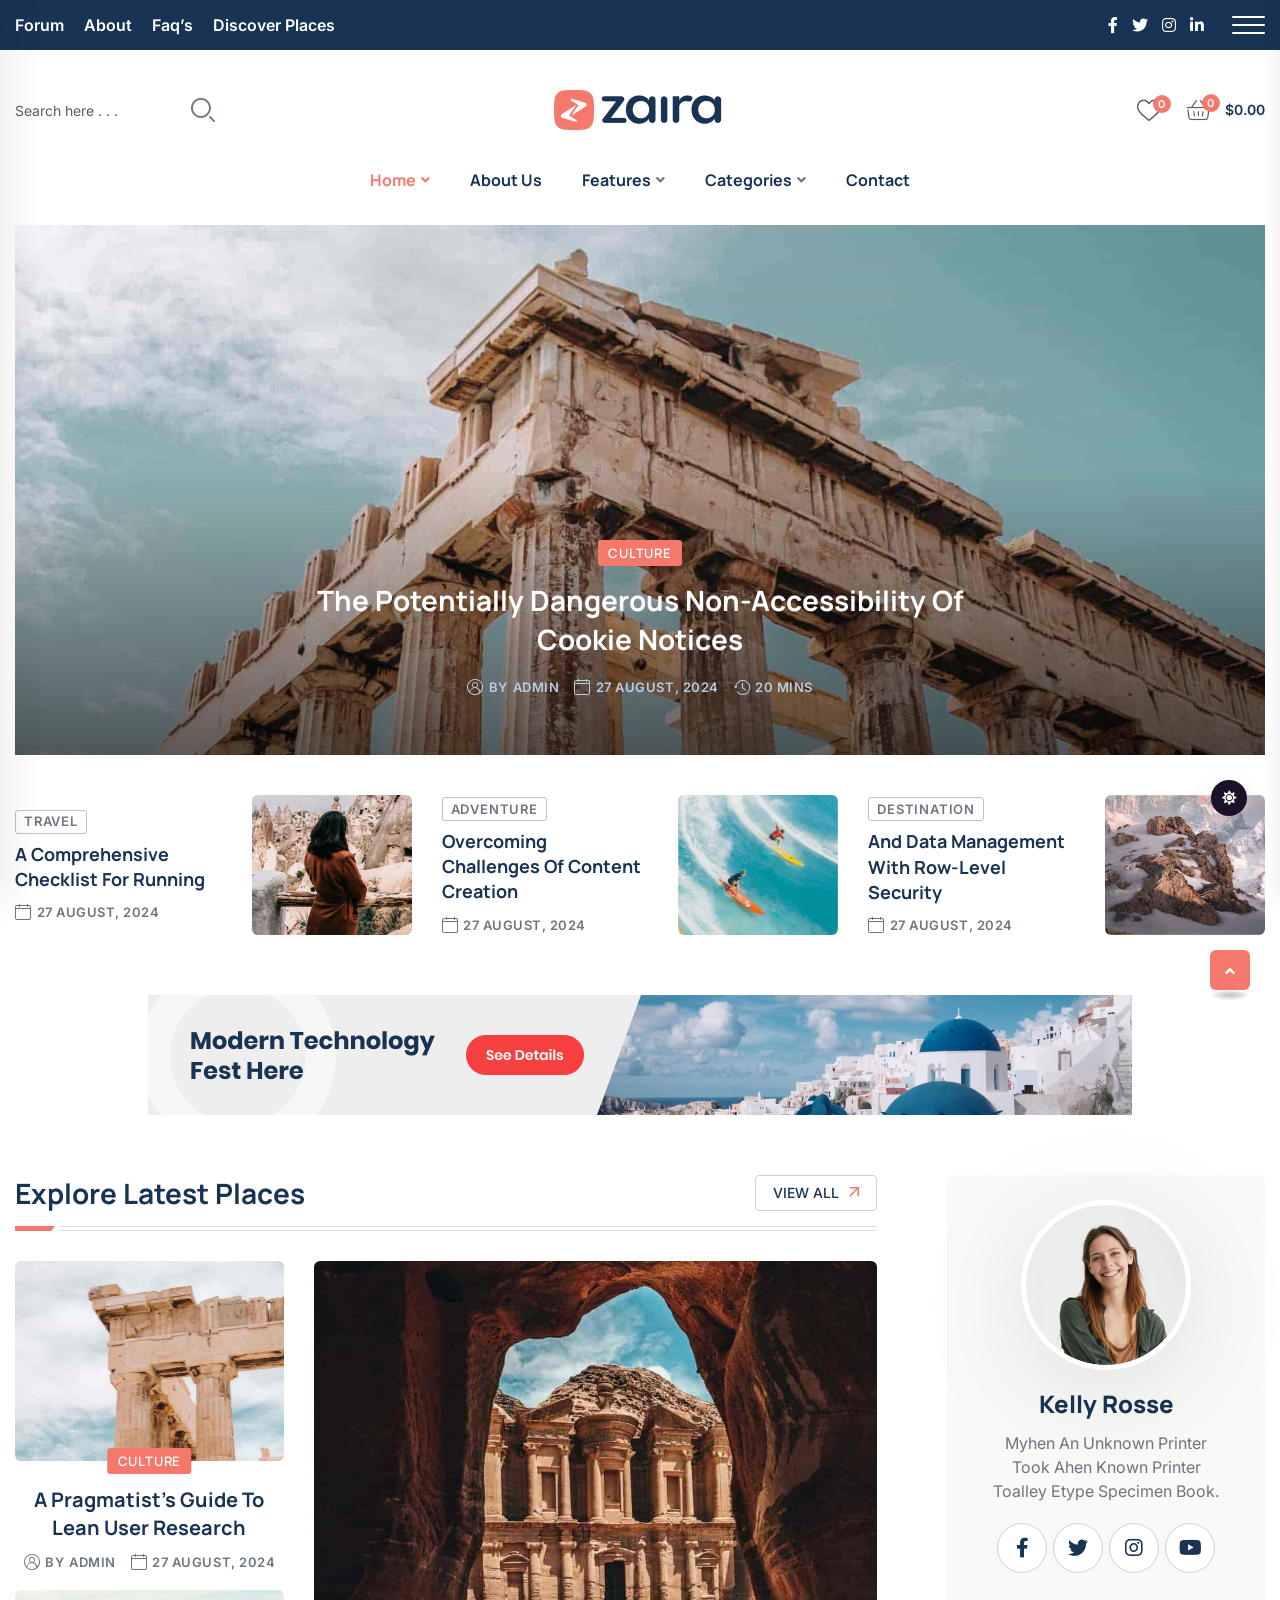
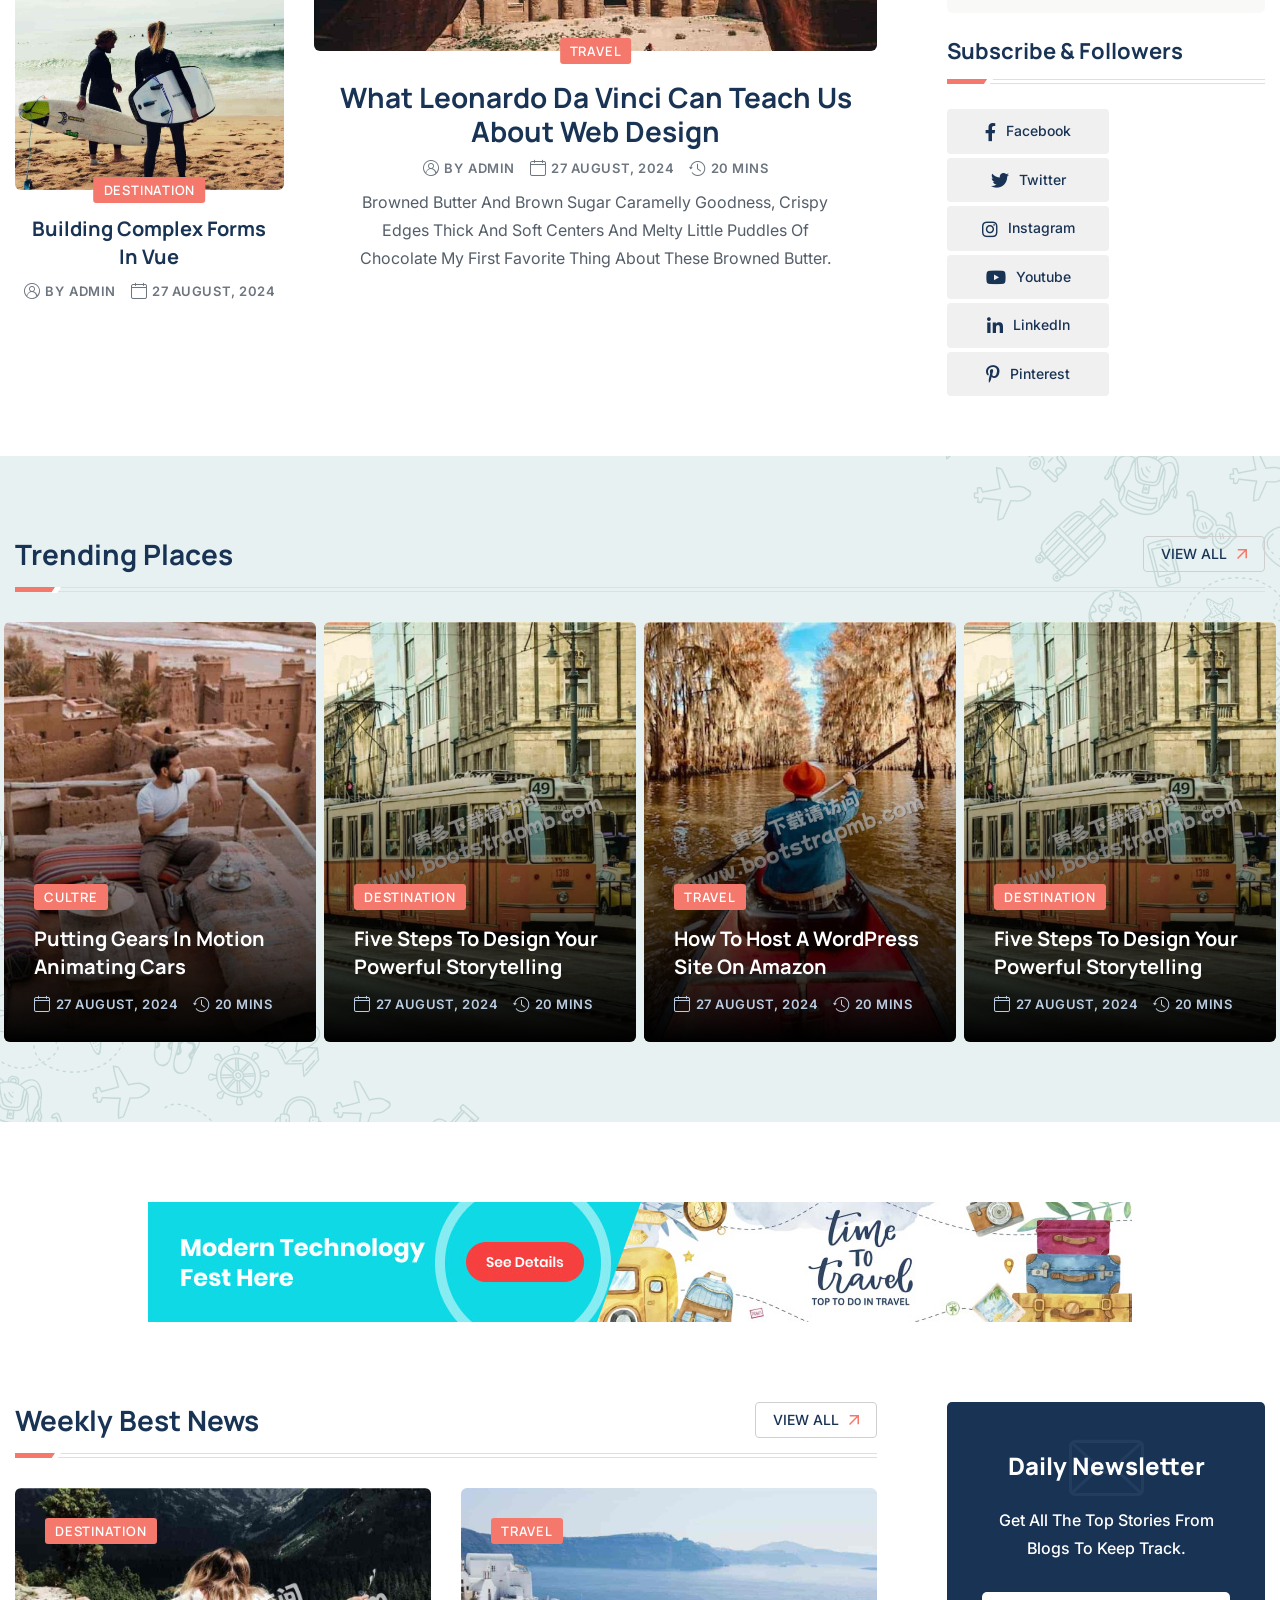
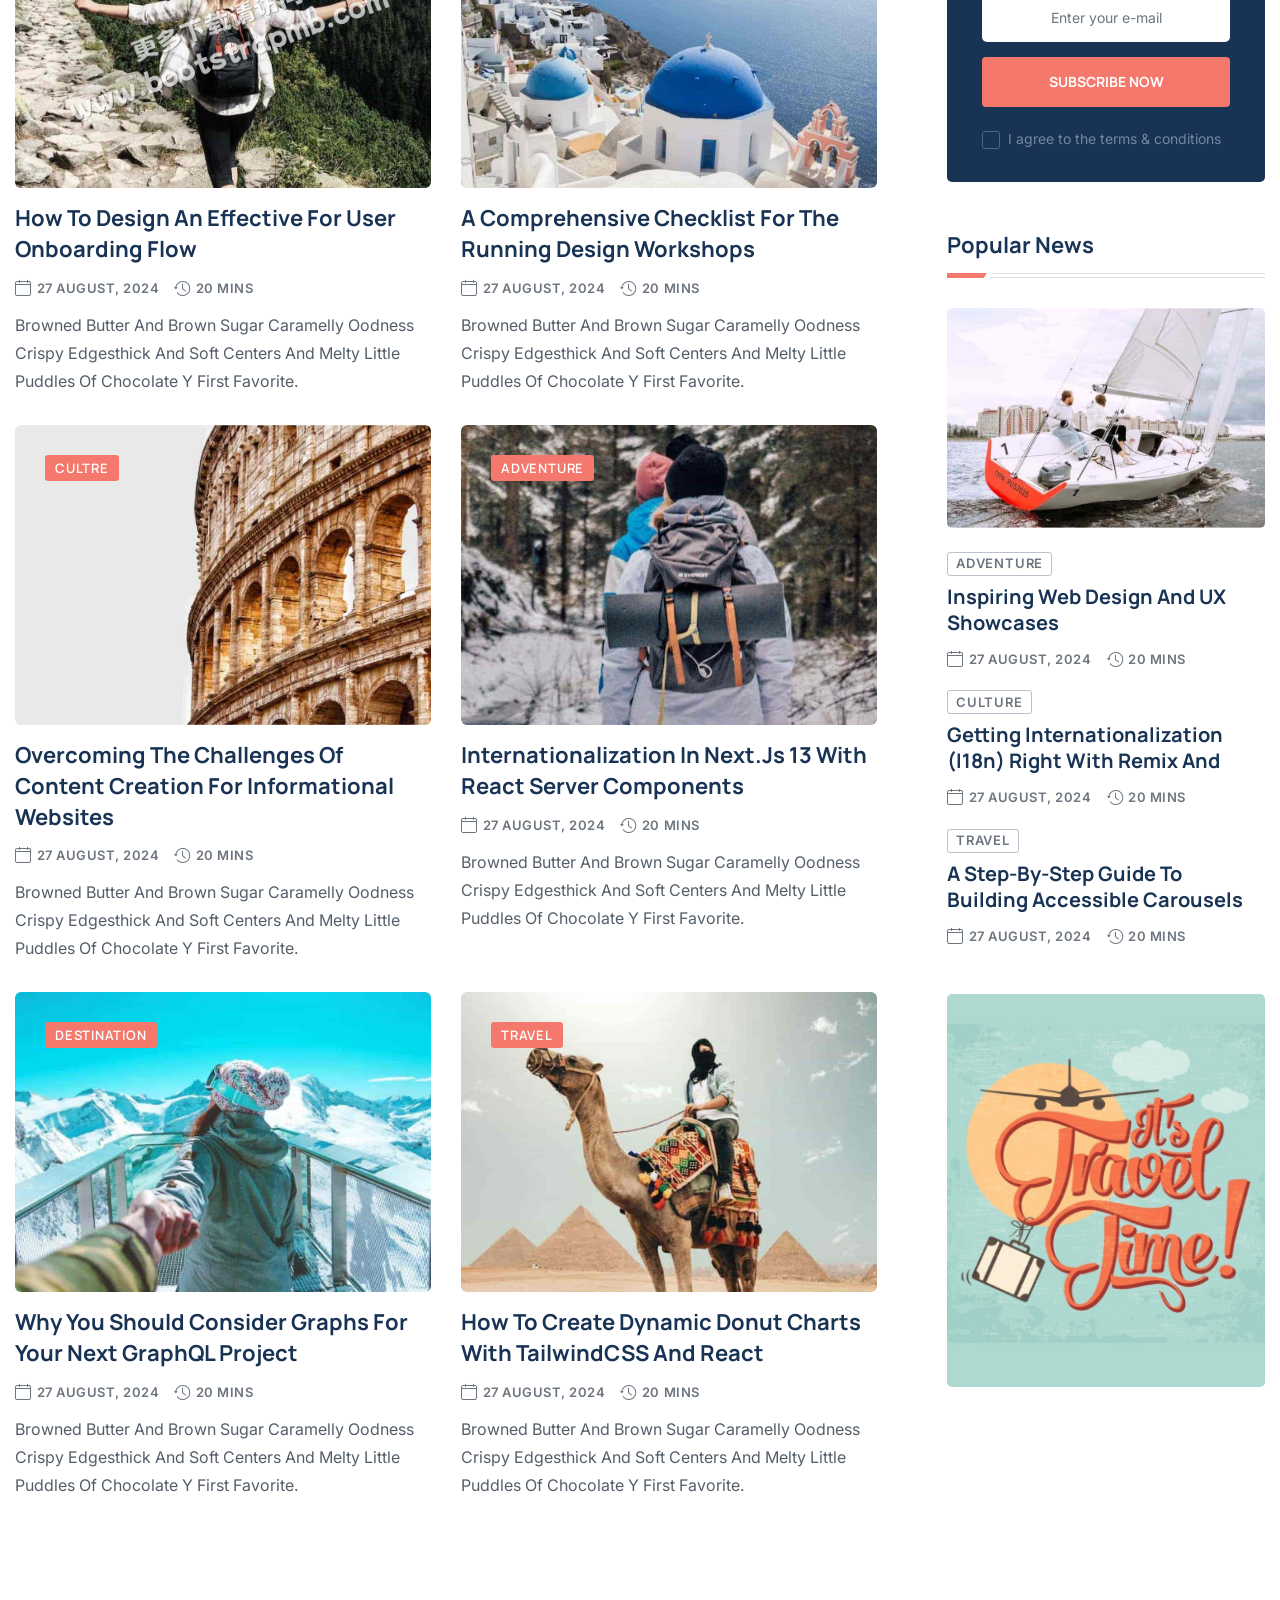
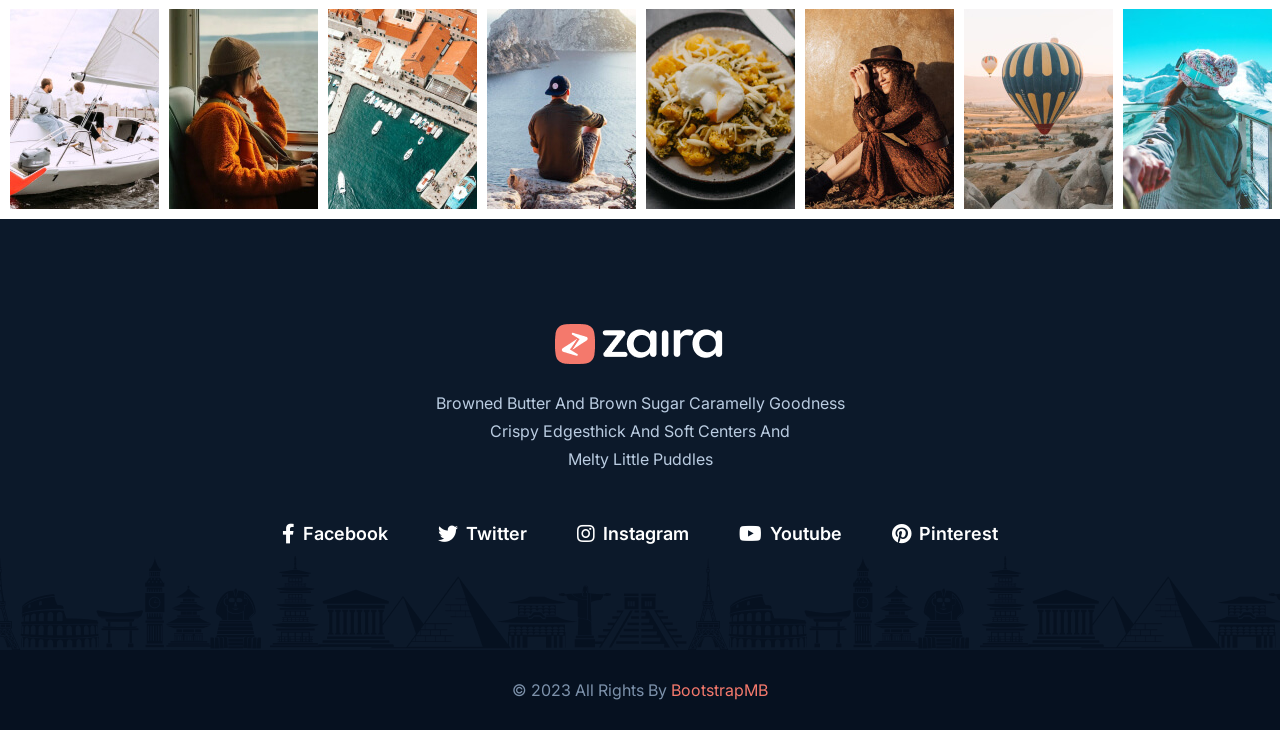
<file: index-4.html>
<!doctype html>
<html class="no-js" lang="en">
    <head>
        <meta charset="utf-8">
        <meta http-equiv="x-ua-compatible" content="ie=edge">
        <title>Zaira - News Magazine HTML Template</title>
        <meta name="description" content="Zaira - News Magazine HTML Template">
        <meta name="viewport" content="width=device-width, initial-scale=1">

		<link rel="shortcut icon" type="image/x-icon" href="assets/img/favicon.png">
        <!-- Place favicon.ico in the root directory -->

        <!-- CSS here -->
        <link rel="stylesheet" href="assets/css/bootstrap.min.css">
        <link rel="stylesheet" href="assets/css/animate.min.css">
        <link rel="stylesheet" href="assets/css/magnific-popup.css">
        <link rel="stylesheet" href="assets/css/fontawesome-all.min.css">
        <link rel="stylesheet" href="assets/css/flaticon.css">
        <link rel="stylesheet" href="assets/css/slick.css">
        <link rel="stylesheet" href="assets/css/swiper-bundle.css">
        <link rel="stylesheet" href="assets/css/default.css">
        <link rel="stylesheet" href="assets/css/style.css">
        <link rel="stylesheet" href="assets/css/responsive.css">
    </head>
    <body>

        <!-- preloader -->
        <div id="preloader">
            <div class="loader-inner">
                <div id="loader">
                    <h2 id="bg-loader">zaira<span>.</span></h2>
                    <h2 id="fg-loader">zaira<span>.</span></h2>
                </div>
            </div>
        </div>
        <!-- preloader-end -->

        <!-- Dark/Light-toggle -->
        <div class="darkmode-trigger">
            <label class="modeSwitch">
                <input type="checkbox">
                <span class="icon"></span>
            </label>
        </div>
        <!-- Dark/Light-toggle-end -->

		<!-- Scroll-top -->
        <button class="scroll-top scroll-to-target" data-target="html">
            <i class="fas fa-angle-up"></i>
        </button>
        <!-- Scroll-top-end-->

        <!-- header-area -->
        <header class="header-style-four">
            <div id="header-fixed-height"></div>
            <div class="header-top-wrap-three">
                <div class="container">
                    <div class="row align-items-center">
                        <div class="col-lg-6 col-md-8">
                            <div class="header-top-left-two">
                                <ul class="list-wrap">
                                    <li><a href="contact.html">Forum</a></li>
                                    <li><a href="about.html">About</a></li>
                                    <li><a href="contact.html">Faq’s</a></li>
                                    <li><a href="contact.html">Discover Places</a></li>
                                </ul>
                            </div>
                        </div>
                        <div class="col-lg-6 col-md-4">
                            <div class="header-top-right-two">
                                <div class="header-top-social">
                                    <ul class="list-wrap">
                                        <li><a href="#"><i class="fab fa-facebook-f"></i></a></li>
                                        <li><a href="#"><i class="fab fa-twitter"></i></a></li>
                                        <li><a href="#"><i class="fab fa-instagram"></i></a></li>
                                        <li><a href="#"><i class="fab fa-linkedin-in"></i></a></li>
                                    </ul>
                                </div>
                                <div class="offcanvas-toggle offcanvas-toggle-two">
                                    <a href="javascript:void(0)" class="menu-tigger-two">
                                        <span></span>
                                        <span></span>
                                        <span></span>
                                    </a>
                                </div>
                            </div>
                        </div>
                    </div>
                </div>
            </div>
            <div class="header-logo-area-two">
                <div class="container">
                    <div class="row align-items-center">
                        <div class="col-lg-4">
                            <div class="header-search-wrap header-search-wrap-three">
                                <form action="#">
                                    <input type="text" placeholder="Search here . . .">
                                    <button type="submit"><i class="flaticon-search"></i></button>
                                </form>
                            </div>
                        </div>
                        <div class="col-lg-4">
                            <div class="logo text-center">
                                <a href="index.html"><img src="assets/img/logo/logo.png" alt=""></a>
                            </div>
                            <div class="logo d-none text-center">
                                <a href="index.html"><img src="assets/img/logo/w_logo.png" alt=""></a>
                            </div>
                        </div>
                        <div class="col-lg-4">
                            <div class="header-action header-action-two">
                                <ul class="list-wrap">
                                    <li class="header-wishlist">
                                        <a href="#"><i class="flaticon-heart"></i><span>0</span></a>
                                    </li>
                                    <li class="header-cart">
                                        <a href="#"><i class="flaticon-basket"></i><span>0</span></a>
                                        <strong>$0.00</strong>
                                    </li>
                                </ul>
                            </div>
                        </div>
                    </div>
                </div>
            </div>
            <div id="sticky-header" class="menu-area menu-style-four">
                <div class="container">
                    <div class="row">
                        <div class="col-12">
                            <div class="menu-wrap">
                                <nav class="menu-nav">
                                    <div class="logo d-none">
                                        <a href="index.html"><img src="assets/img/logo/logo.png" alt=""></a>
                                    </div>
                                    <div class="logo d-none white-logo">
                                        <a href="index.html"><img src="assets/img/logo/w_logo.png" alt=""></a>
                                    </div>
                                    <div class="navbar-wrap main-menu d-none d-lg-flex">
                                        <ul class="navigation">
                                            <li class="active menu-item-has-children"><a href="#">Home</a>
                                                <ul class="sub-menu">
                                                    <li><a href="index.html">Home 01 - Default</a></li>
                                                    <li><a href="index-2.html">Home 02 - Gaming</a></li>
                                                    <li><a href="index-3.html">Home 03 - Technology</a></li>
                                                    <li class="active"><a href="index-4.html">Home 04 - Travel</a></li>
                                                    <li><a href="index-5.html">Home 05 - Crypto</a></li>
                                                    <li><a href="index-6.html">Home 06 - Newspaper</a></li>
                                                </ul>
                                            </li>
                                            <li><a href="about.html">About Us</a></li>
                                            <li class="menu-item-has-children"><a href="#">Features</a>
                                                <ul class="sub-menu">
                                                    <li class="menu-item-has-children"><a href="#">Single Post Layout</a>
                                                        <ul class="sub-menu">
                                                            <li><a href="blog-details.html">Single post 01</a></li>
                                                            <li><a href="blog-details-two.html">Single post 02</a></li>
                                                        </ul>
                                                    </li>
                                                    <li><a href="author.html">Author Details</a></li>
                                                </ul>
                                            </li>
                                            <li class="menu-item-has-children"><a href="#">Categories</a>
                                                <ul class="sub-menu">
                                                    <li><a href="blog.html">Blog Default</a></li>
                                                    <li><a href="blog-2.html">Blog Layout 02</a></li>
                                                    <li><a href="blog-3.html">Blog Layout 03</a></li>
                                                </ul>
                                            </li>
                                            <li><a href="contact.html">Contact</a></li>
                                        </ul>
                                    </div>
                                    <div class="mobile-nav-toggler"><i class="fas fa-bars"></i></div>
                                </nav>
                            </div>

                            <!-- Mobile Menu  -->
                            <div class="mobile-menu">
                                <nav class="menu-box">
                                    <div class="close-btn"><i class="fas fa-times"></i></div>
                                    <div class="nav-logo">
                                        <a href="index.html"><img src="assets/img/logo/logo.png" alt="Logo"></a>
                                    </div>
                                    <div class="nav-logo d-none">
                                        <a href="index.html"><img src="assets/img/logo/w_logo.png" alt="Logo"></a>
                                    </div>
                                    <div class="mobile-search">
                                        <form action="#">
                                            <input type="text" placeholder="Search here...">
                                            <button><i class="flaticon-search"></i></button>
                                        </form>
                                    </div>
                                    <div class="menu-outer">
                                        <!--Here Menu Will Come Automatically Via Javascript / Same Menu as in Header-->
                                    </div>
                                    <div class="social-links">
                                        <ul class="clearfix list-wrap">
                                            <li><a href="#"><i class="fab fa-facebook-f"></i></a></li>
                                            <li><a href="#"><i class="fab fa-twitter"></i></a></li>
                                            <li><a href="#"><i class="fab fa-instagram"></i></a></li>
                                            <li><a href="#"><i class="fab fa-linkedin-in"></i></a></li>
                                            <li><a href="#"><i class="fab fa-youtube"></i></a></li>
                                        </ul>
                                    </div>
                                </nav>
                            </div>
                            <div class="menu-backdrop"></div>
                            <!-- End Mobile Menu -->

                        </div>
                    </div>
                </div>
            </div>

            <!-- offCanvas-area -->
            <div class="offCanvas-wrap">
                <div class="offCanvas-body">
                    <div class="offCanvas-toggle">
                        <span></span>
                        <span></span>
                    </div>
                    <div class="offCanvas-content">
                        <div class="offCanvas-logo logo">
                            <a href="index.html" class="logo-dark"><img src="assets/img/logo/logo.png" alt="Logo"></a>
                            <a href="index.html" class="logo-light"><img src="assets/img/logo/w_logo.png" alt="Logo"></a>
                        </div>
                        <p>The argument in favor of using filler text goes something like this: If you use any real content in the Consulting Process anytime you reach.</p>
                        <ul class="offCanvas-instagram list-wrap">
                            <li><a href="assets/img/blog/hr_post01.jpg" class="popup-image"><img src="assets/img/blog/hr_post01.jpg" alt="img"></a></li>
                            <li><a href="assets/img/blog/hr_post02.jpg" class="popup-image"><img src="assets/img/blog/hr_post02.jpg" alt="img"></a></li>
                            <li><a href="assets/img/blog/hr_post03.jpg" class="popup-image"><img src="assets/img/blog/hr_post03.jpg" alt="img"></a></li>
                            <li><a href="assets/img/blog/hr_post04.jpg" class="popup-image"><img src="assets/img/blog/hr_post04.jpg" alt="img"></a></li>
                            <li><a href="assets/img/blog/hr_post05.jpg" class="popup-image"><img src="assets/img/blog/hr_post05.jpg" alt="img"></a></li>
                            <li><a href="assets/img/blog/hr_post06.jpg" class="popup-image"><img src="assets/img/blog/hr_post06.jpg" alt="img"></a></li>
                        </ul>
                    </div>
                    <div class="offCanvas-contact">
                        <h4 class="title">Get In Touch</h4>
                        <ul class="offCanvas-contact-list list-wrap">
                            <li><i class="fas fa-envelope-open"></i><a href="mailto:info@webmail.com">info@webmail.com</a></li>
                            <li><i class="fas fa-phone"></i><a href="tel:88899988877">888 999 888 77</a></li>
                            <li><i class="fas fa-map-marker-alt"></i> 12/A, New Booston, NYC</li>
                        </ul>
                        <ul class="offCanvas-social list-wrap">
                            <li><a href="#"><i class="fab fa-facebook-f"></i></a></li>
                            <li><a href="#"><i class="fab fa-twitter"></i></a></li>
                            <li><a href="#"><i class="fab fa-linkedin-in"></i></a></li>
                            <li><a href="#"><i class="fab fa-youtube"></i></a></li>
                        </ul>
                    </div>
                </div>
            </div>
            <div class="offCanvas-overlay"></div>
            <!-- offCanvas-area-end -->
        </header>
        <!-- header-area-end -->


        <!-- main-area -->
        <main class="fix">

            <!-- banner-post-area -->
            <section class="banner-post-area-three pb-40">
                <div class="container">
                    <div class="row">
                        <div class="col-lg-12">
                            <div class="banner-post-three">
                                <div class="banner-post-thumb-three">
                                    <a href="blog-details.html"><img src="assets/img/blog/tr_banner_post.jpg" alt=""></a>
                                </div>
                                <div class="banner-post-content-three">
                                    <a href="blog.html" class="post-tag">Culture</a>
                                    <h2 class="post-title bold-underline"><a href="blog-details.html">The Potentially Dangerous Non-Accessibility Of <br> Cookie Notices</a></h2>
                                    <div class="blog-post-meta white-blog-meta">
                                        <ul class="list-wrap">
                                            <li><i class="flaticon-user"></i>by<a href="author.html">Admin</a></li>
                                            <li><i class="flaticon-calendar"></i>27 August, 2024</li>
                                            <li><i class="flaticon-history"></i>20 Mins</li>
                                        </ul>
                                    </div>
                                </div>
                            </div>
                        </div>
                    </div>
                </div>
            </section>
            <!-- banner-post-area-end -->

            <!-- editor-post-area -->
            <section class="editor-post-area-two pb-30">
                <div class="container">
                    <div class="editor-post-wrap">
                        <div class="row">
                            <div class="col-xl-4 col-lg-6">
                                <div class="editor-post-item editor-post-two">
                                    <div class="editor-post-thumb">
                                        <a href="blog-details.html"><img src="assets/img/blog/tr_editor_img01.jpg" alt=""></a>
                                    </div>
                                    <div class="editor-post-content">
                                        <a href="blog.html" class="post-tag-two">Travel</a>
                                        <h2 class="post-title"><a href="blog-details.html">A Comprehensive Checklist For Running</a></h2>
                                        <div class="blog-post-meta">
                                            <ul class="list-wrap">
                                                <li><i class="flaticon-calendar"></i>27 August, 2024</li>
                                            </ul>
                                        </div>
                                    </div>
                                </div>
                            </div>
                            <div class="col-xl-4 col-lg-6">
                                <div class="editor-post-item editor-post-two">
                                    <div class="editor-post-thumb">
                                        <a href="blog-details.html"><img src="assets/img/blog/tr_editor_img02.jpg" alt=""></a>
                                    </div>
                                    <div class="editor-post-content">
                                        <a href="blog.html" class="post-tag-two">Adventure</a>
                                        <h2 class="post-title"><a href="blog-details.html">Overcoming Challenges Of Content Creation</a></h2>
                                        <div class="blog-post-meta">
                                            <ul class="list-wrap">
                                                <li><i class="flaticon-calendar"></i>27 August, 2024</li>
                                            </ul>
                                        </div>
                                    </div>
                                </div>
                            </div>
                            <div class="col-xl-4 col-lg-6">
                                <div class="editor-post-item editor-post-two">
                                    <div class="editor-post-thumb">
                                        <a href="blog-details.html"><img src="assets/img/blog/tr_editor_img03.jpg" alt=""></a>
                                    </div>
                                    <div class="editor-post-content">
                                        <a href="blog.html" class="post-tag-two">Destination</a>
                                        <h2 class="post-title"><a href="blog-details.html">And Data Management With Row-Level Security</a></h2>
                                        <div class="blog-post-meta">
                                            <ul class="list-wrap">
                                                <li><i class="flaticon-calendar"></i>27 August, 2024</li>
                                            </ul>
                                        </div>
                                    </div>
                                </div>
                            </div>
                        </div>
                    </div>
                </div>
            </section>
            <!-- editor-post-area-end -->

            <!-- ad-banner-area -->
            <div class="ad-banner-area">
                <div class="container">
                    <div class="ad-banner-img ad-banner-img-two text-center">
                        <a href="#">
                            <img src="assets/img/images/advertisement08.jpg" alt="">
                        </a>
                    </div>
                </div>
            </div>
            <!-- ad-banner-area-end -->

            <!-- latest-post-area -->
            <section class="latest-post-area-two pt-60 pb-60">
                <div class="container">
                    <div class="latest-post-inner-wrap">
                        <div class="row">
                            <div class="col-70">
                                <div class="section-title-wrap mb-30">
                                    <div class="section-title">
                                        <h2 class="title">Explore Latest Places</h2>
                                    </div>
                                    <div class="view-all-btn">
                                        <a href="blog.html" class="link-btn">View All
                                            <span class="svg-icon">
                                                <svg xmlns="http://www.w3.org/2000/svg" viewBox="0 0 10 10" fill="none">
                                                    <path d="M1.07692 10L0 8.92308L7.38462 1.53846H0.769231V0H10V9.23077H8.46154V2.61538L1.07692 10Z" fill="currentColor" />
                                                    <path d="M1.07692 10L0 8.92308L7.38462 1.53846H0.769231V0H10V9.23077H8.46154V2.61538L1.07692 10Z" fill="currentColor" />
                                                </svg>
                                            </span>
                                        </a>
                                    </div>
                                    <div class="section-title-line"></div>
                                </div>
                                <div class="latest-post-item-wrap">
                                    <div class="row">
                                        <div class="col-34">
                                            <div class="latest-post-wrap">
                                                <div class="featured-post-item latest-post-item small-post">
                                                    <div class="featured-post-thumb">
                                                        <a href="blog-details.html"><img src="assets/img/blog/tr_latest_post02.jpg" alt=""></a>
                                                    </div>
                                                    <div class="featured-post-content">
                                                        <a href="blog.html" class="post-tag">Culture</a>
                                                        <h2 class="post-title"><a href="blog-details.html">A Pragmatist’s Guide To Lean User Research</a></h2>
                                                        <div class="blog-post-meta">
                                                            <ul class="list-wrap">
                                                                <li><i class="flaticon-user"></i>by<a href="author.html">Admin</a></li>
                                                                <li><i class="flaticon-calendar"></i>27 August, 2024</li>
                                                            </ul>
                                                        </div>
                                                    </div>
                                                </div>
                                                <div class="featured-post-item latest-post-item small-post">
                                                    <div class="featured-post-thumb">
                                                        <a href="blog-details.html"><img src="assets/img/blog/tr_latest_post03.jpg" alt=""></a>
                                                    </div>
                                                    <div class="featured-post-content">
                                                        <a href="blog.html" class="post-tag">Destination</a>
                                                        <h2 class="post-title"><a href="blog-details.html">Building Complex Forms <br> In Vue</a></h2>
                                                        <div class="blog-post-meta">
                                                            <ul class="list-wrap">
                                                                <li><i class="flaticon-user"></i>by<a href="author.html">Admin</a></li>
                                                                <li><i class="flaticon-calendar"></i>27 August, 2024</li>
                                                            </ul>
                                                        </div>
                                                    </div>
                                                </div>
                                            </div>
                                        </div>
                                        <div class="col-66">
                                            <div class="featured-post-item latest-post-item big-post">
                                                <div class="featured-post-thumb">
                                                    <a href="blog-details.html"><img src="assets/img/blog/tr_latest_post01.jpg" alt=""></a>
                                                </div>
                                                <div class="featured-post-content">
                                                    <a href="blog.html" class="post-tag">Travel</a>
                                                    <h2 class="post-title bold-underline"><a href="blog-details.html">What Leonardo Da Vinci Can Teach Us <br> About Web Design</a></h2>
                                                    <div class="blog-post-meta">
                                                        <ul class="list-wrap">
                                                            <li><i class="flaticon-user"></i>by<a href="author.html">Admin</a></li>
                                                            <li><i class="flaticon-calendar"></i>27 August, 2024</li>
                                                            <li><i class="flaticon-history"></i>20 Mins</li>
                                                        </ul>
                                                    </div>
                                                    <p>Browned butter and brown sugar caramelly goodness, crispy edges thick and soft centers and melty little puddles of chocolate My first favorite thing about these browned butter.</p>
                                                </div>
                                            </div>
                                        </div>
                                    </div>
                                </div>
                            </div>
                            <div class="col-30">
                                <div class="sidebar-wrap">
                                    <div class="sidebar-widget">
                                        <div class="sidebar-avatar-two">
                                            <div class="sidebar-avatar-thumb">
                                                <img src="assets/img/images/avatar_img02.png" alt="">
                                            </div>
                                            <div class="sidebar-avatar-content">
                                                <h2 class="title">Kelly Rosse</h2>
                                                <p>myhen an unknown printer took Ahen known printer toalley etype specimen book.</p>
                                                <div class="avatar-social">
                                                    <ul class="list-wrap">
                                                        <li><a href="#"><i class="fab fa-facebook-f"></i></a></li>
                                                        <li><a href="#"><i class="fab fa-twitter"></i></a></li>
                                                        <li><a href="#"><i class="fab fa-instagram"></i></a></li>
                                                        <li><a href="#"><i class="fab fa-youtube"></i></a></li>
                                                    </ul>
                                                </div>
                                            </div>
                                        </div>
                                    </div>
                                    <div class="sidebar-widget">
                                        <div class="widget-title mb-25">
                                            <h2 class="title">Subscribe & Followers</h2>
                                            <div class="section-title-line"></div>
                                        </div>
                                        <div class="sidebar-social-wrap sidebar-social-two">
                                            <ul class="list-wrap">
                                                <li><a href="#"><i class="fab fa-facebook-f"></i>facebook</a></li>
                                                <li><a href="#"><i class="fab fa-twitter"></i>twitter</a></li>
                                                <li><a href="#"><i class="fab fa-instagram"></i>instagram</a></li>
                                                <li><a href="#"><i class="fab fa-youtube"></i>youtube</a></li>
                                                <li><a href="#"><i class="fab fa-linkedin-in"></i>LinkedIn</a></li>
                                                <li><a href="#"><i class="fab fa-pinterest-p"></i>Pinterest</a></li>
                                            </ul>
                                        </div>
                                    </div>
                                </div>
                            </div>
                        </div>
                    </div>
                </div>
            </section>
            <!-- latest-post-area-end -->


            <!-- trending-post-area -->
            <section class="trending-post-area-two">
                <div class="container">
                    <div class="row">
                        <div class="col-lg-12">
                            <div class="section-title-wrap mb-30">
                                <div class="section-title">
                                    <h2 class="title">Trending Places</h2>
                                </div>
                                <div class="view-all-btn">
                                    <a href="blog.html" class="link-btn">View All
                                        <span class="svg-icon">
                                            <svg xmlns="http://www.w3.org/2000/svg" viewBox="0 0 10 10" fill="none">
                                                <path d="M1.07692 10L0 8.92308L7.38462 1.53846H0.769231V0H10V9.23077H8.46154V2.61538L1.07692 10Z" fill="currentColor" />
                                                <path d="M1.07692 10L0 8.92308L7.38462 1.53846H0.769231V0H10V9.23077H8.46154V2.61538L1.07692 10Z" fill="currentColor" />
                                            </svg>
                                        </span>
                                    </a>
                                </div>
                                <div class="section-title-line"></div>
                            </div>
                        </div>
                    </div>
                    <div class="row trending-post-active">
                        <div class="col-lg-4">
                            <div class="overlay-post-three overlay-post-four">
                                <div class="overlay-post-thumb-three">
                                    <a href="blog-details.html"><img src="assets/img/blog/tr_overlay_post01.jpg" alt=""></a>
                                </div>
                                <div class="overlay-post-content-three">
                                    <a href="blog.html" class="post-tag">ADVENTURE</a>
                                    <h2 class="post-title"><a href="blog-details.html">How To Create Dynamic Donut Tailwind React</a></h2>
                                    <div class="blog-post-meta white-blog-meta">
                                        <ul class="list-wrap">
                                            <li><i class="flaticon-calendar"></i>27 August, 2024</li>
                                            <li><i class="flaticon-history"></i>20 Mins</li>
                                        </ul>
                                    </div>
                                </div>
                            </div>
                        </div>
                        <div class="col-lg-4">
                            <div class="overlay-post-three overlay-post-four">
                                <div class="overlay-post-thumb-three">
                                    <a href="blog-details.html"><img src="assets/img/blog/tr_overlay_post02.jpg" alt=""></a>
                                </div>
                                <div class="overlay-post-content-three">
                                    <a href="blog.html" class="post-tag">Cultre</a>
                                    <h2 class="post-title"><a href="blog-details.html">Putting Gears In Motion Animating Cars</a></h2>
                                    <div class="blog-post-meta white-blog-meta">
                                        <ul class="list-wrap">
                                            <li><i class="flaticon-calendar"></i>27 August, 2024</li>
                                            <li><i class="flaticon-history"></i>20 Mins</li>
                                        </ul>
                                    </div>
                                </div>
                            </div>
                        </div>
                        <div class="col-lg-4">
                            <div class="overlay-post-three overlay-post-four">
                                <div class="overlay-post-thumb-three">
                                    <a href="blog-details.html"><img src="assets/img/blog/tr_overlay_post03.jpg" alt=""></a>
                                </div>
                                <div class="overlay-post-content-three">
                                    <a href="blog.html" class="post-tag">Destination</a>
                                    <h2 class="post-title"><a href="blog-details.html">Five Steps To Design Your Powerful Storytelling</a></h2>
                                    <div class="blog-post-meta white-blog-meta">
                                        <ul class="list-wrap">
                                            <li><i class="flaticon-calendar"></i>27 August, 2024</li>
                                            <li><i class="flaticon-history"></i>20 Mins</li>
                                        </ul>
                                    </div>
                                </div>
                            </div>
                        </div>
                        <div class="col-lg-4">
                            <div class="overlay-post-three overlay-post-four">
                                <div class="overlay-post-thumb-three">
                                    <a href="blog-details.html"><img src="assets/img/blog/tr_overlay_post04.jpg" alt=""></a>
                                </div>
                                <div class="overlay-post-content-three">
                                    <a href="blog.html" class="post-tag">Travel</a>
                                    <h2 class="post-title"><a href="blog-details.html">How To Host A WordPress Site On Amazon</a></h2>
                                    <div class="blog-post-meta white-blog-meta">
                                        <ul class="list-wrap">
                                            <li><i class="flaticon-calendar"></i>27 August, 2024</li>
                                            <li><i class="flaticon-history"></i>20 Mins</li>
                                        </ul>
                                    </div>
                                </div>
                            </div>
                        </div>
                        <div class="col-lg-4">
                            <div class="overlay-post-three overlay-post-four">
                                <div class="overlay-post-thumb-three">
                                    <a href="blog-details.html"><img src="assets/img/blog/tr_overlay_post03.jpg" alt=""></a>
                                </div>
                                <div class="overlay-post-content-three">
                                    <a href="blog.html" class="post-tag">Destination</a>
                                    <h2 class="post-title"><a href="blog-details.html">Five Steps To Design Your Powerful Storytelling</a></h2>
                                    <div class="blog-post-meta white-blog-meta">
                                        <ul class="list-wrap">
                                            <li><i class="flaticon-calendar"></i>27 August, 2024</li>
                                            <li><i class="flaticon-history"></i>20 Mins</li>
                                        </ul>
                                    </div>
                                </div>
                            </div>
                        </div>
                    </div>
                </div>
                <div class="trending-shape-wrap">
                    <img src="assets/img/images/trending_shape01.png" alt="">
                    <img src="assets/img/images/trending_shape02.png" alt="">
                </div>
            </section>
            <!-- trending-post-area-end -->

            <!-- ad-banner-area -->
            <div class="ad-banner-area pt-80">
                <div class="container">
                    <div class="ad-banner-img ad-banner-img-two text-center">
                        <a href="#">
                            <img src="assets/img/images/advertisement09.jpg" alt="">
                        </a>
                    </div>
                </div>
            </div>
            <!-- ad-banner-area-end -->

            <!-- weekly-post-area -->
            <section class="weekly-post-area-three pt-80 pb-80">
                <div class="container">
                    <div class="weekly-post-inner-wrap">
                        <div class="row justify-content-center">
                            <div class="col-70">
                                <div class="section-title-wrap mb-30">
                                    <div class="section-title">
                                        <h2 class="title">Weekly Best News</h2>
                                    </div>
                                    <div class="view-all-btn">
                                        <a href="blog.html" class="link-btn">View All
                                            <span class="svg-icon">
                                                <svg xmlns="http://www.w3.org/2000/svg" viewBox="0 0 10 10" fill="none">
                                                    <path d="M1.07692 10L0 8.92308L7.38462 1.53846H0.769231V0H10V9.23077H8.46154V2.61538L1.07692 10Z" fill="currentColor" />
                                                    <path d="M1.07692 10L0 8.92308L7.38462 1.53846H0.769231V0H10V9.23077H8.46154V2.61538L1.07692 10Z" fill="currentColor" />
                                                </svg>
                                            </span>
                                        </a>
                                    </div>
                                    <div class="section-title-line"></div>
                                </div>
                                <div class="weekly-post-item-wrap-three">
                                    <div class="row">
                                        <div class="col-md-6">
                                            <div class="weekly-post-three">
                                                <div class="weekly-post-thumb">
                                                    <a href="blog-details.html"><img src="assets/img/blog/tr_weekly_post01.jpg" alt=""></a>
                                                    <a href="blog.html" class="post-tag">Destination</a>
                                                </div>
                                                <div class="weekly-post-content">
                                                    <h2 class="post-title"><a href="blog-details.html">How To Design An Effective For User Onboarding Flow</a></h2>
                                                    <div class="blog-post-meta">
                                                        <ul class="list-wrap">
                                                            <li><i class="flaticon-calendar"></i>27 August, 2024</li>
                                                            <li><i class="flaticon-history"></i>20 Mins</li>
                                                        </ul>
                                                    </div>
                                                    <p>Browned butter and brown sugar caramelly oodness crispy edgesthick and soft centers and melty little puddles of chocolate y first favorite.</p>
                                                </div>
                                            </div>
                                        </div>
                                        <div class="col-md-6">
                                            <div class="weekly-post-three">
                                                <div class="weekly-post-thumb">
                                                    <a href="blog-details.html"><img src="assets/img/blog/tr_weekly_post02.jpg" alt=""></a>
                                                    <a href="blog.html" class="post-tag">Travel</a>
                                                </div>
                                                <div class="weekly-post-content">
                                                    <h2 class="post-title"><a href="blog-details.html">A Comprehensive Checklist For The Running Design Workshops</a></h2>
                                                    <div class="blog-post-meta">
                                                        <ul class="list-wrap">
                                                            <li><i class="flaticon-calendar"></i>27 August, 2024</li>
                                                            <li><i class="flaticon-history"></i>20 Mins</li>
                                                        </ul>
                                                    </div>
                                                    <p>Browned butter and brown sugar caramelly oodness crispy edgesthick and soft centers and melty little puddles of chocolate y first favorite.</p>
                                                </div>
                                            </div>
                                        </div>
                                        <div class="col-md-6">
                                            <div class="weekly-post-three">
                                                <div class="weekly-post-thumb">
                                                    <a href="blog-details.html"><img src="assets/img/blog/tr_weekly_post03.jpg" alt=""></a>
                                                    <a href="blog.html" class="post-tag">Cultre</a>
                                                </div>
                                                <div class="weekly-post-content">
                                                    <h2 class="post-title"><a href="blog-details.html">Overcoming The Challenges Of Content Creation For Informational Websites</a></h2>
                                                    <div class="blog-post-meta">
                                                        <ul class="list-wrap">
                                                            <li><i class="flaticon-calendar"></i>27 August, 2024</li>
                                                            <li><i class="flaticon-history"></i>20 Mins</li>
                                                        </ul>
                                                    </div>
                                                    <p>Browned butter and brown sugar caramelly oodness crispy edgesthick and soft centers and melty little puddles of chocolate y first favorite.</p>
                                                </div>
                                            </div>
                                        </div>
                                        <div class="col-md-6">
                                            <div class="weekly-post-three">
                                                <div class="weekly-post-thumb">
                                                    <a href="blog-details.html"><img src="assets/img/blog/tr_weekly_post04.jpg" alt=""></a>
                                                    <a href="blog.html" class="post-tag">Adventure</a>
                                                </div>
                                                <div class="weekly-post-content">
                                                    <h2 class="post-title"><a href="blog-details.html">Internationalization In Next.js 13 With React Server Components</a></h2>
                                                    <div class="blog-post-meta">
                                                        <ul class="list-wrap">
                                                            <li><i class="flaticon-calendar"></i>27 August, 2024</li>
                                                            <li><i class="flaticon-history"></i>20 Mins</li>
                                                        </ul>
                                                    </div>
                                                    <p>Browned butter and brown sugar caramelly oodness crispy edgesthick and soft centers and melty little puddles of chocolate y first favorite.</p>
                                                </div>
                                            </div>
                                        </div>
                                        <div class="col-md-6">
                                            <div class="weekly-post-three">
                                                <div class="weekly-post-thumb">
                                                    <a href="blog-details.html"><img src="assets/img/blog/tr_weekly_post05.jpg" alt=""></a>
                                                    <a href="blog.html" class="post-tag">Destination</a>
                                                </div>
                                                <div class="weekly-post-content">
                                                    <h2 class="post-title"><a href="blog-details.html">Why You Should Consider Graphs For Your Next GraphQL Project</a></h2>
                                                    <div class="blog-post-meta">
                                                        <ul class="list-wrap">
                                                            <li><i class="flaticon-calendar"></i>27 August, 2024</li>
                                                            <li><i class="flaticon-history"></i>20 Mins</li>
                                                        </ul>
                                                    </div>
                                                    <p>Browned butter and brown sugar caramelly oodness crispy edgesthick and soft centers and melty little puddles of chocolate y first favorite.</p>
                                                </div>
                                            </div>
                                        </div>
                                        <div class="col-md-6">
                                            <div class="weekly-post-three">
                                                <div class="weekly-post-thumb">
                                                    <a href="blog-details.html"><img src="assets/img/blog/tr_weekly_post06.jpg" alt=""></a>
                                                    <a href="blog.html" class="post-tag">Travel</a>
                                                </div>
                                                <div class="weekly-post-content">
                                                    <h2 class="post-title"><a href="blog-details.html">How To Create Dynamic Donut Charts With TailwindCSS And React</a></h2>
                                                    <div class="blog-post-meta">
                                                        <ul class="list-wrap">
                                                            <li><i class="flaticon-calendar"></i>27 August, 2024</li>
                                                            <li><i class="flaticon-history"></i>20 Mins</li>
                                                        </ul>
                                                    </div>
                                                    <p>Browned butter and brown sugar caramelly oodness crispy edgesthick and soft centers and melty little puddles of chocolate y first favorite.</p>
                                                </div>
                                            </div>
                                        </div>
                                    </div>
                                </div>
                            </div>
                            <div class="col-30">
                                <div class="sidebar-wrap">
                                    <div class="sidebar-widget sidebar-widget-two">
                                        <div class="sidebar-newsletter">
                                            <div class="icon"><i class="flaticon-envelope"></i></div>
                                            <h4 class="title">Daily Newsletter</h4>
                                            <p>Get all the top stories from Blogs to keep track.</p>
                                            <div class="sidebar-newsletter-form-two">
                                                <form action="#">
                                                    <div class="form-grp">
                                                        <input type="text" placeholder="Enter your e-mail">
                                                        <button type="submit" class="btn">Subscribe Now</button>
                                                    </div>
                                                    <div class="form-check">
                                                        <input type="checkbox" class="form-check-input" id="checkbox">
                                                        <label for="checkbox">I agree to the terms & conditions</label>
                                                    </div>
                                                </form>
                                            </div>
                                        </div>
                                    </div>
                                    <div class="sidebar-widget sidebar-widget-two">
                                        <div class="widget-title mb-30">
                                            <h6 class="title">Popular News</h6>
                                            <div class="section-title-line"></div>
                                        </div>
                                        <div class="hot-post-wrap">
                                            <div class="hot-post-item">
                                                <div class="hot-post-thumb">
                                                    <a href="blog-details.html"><img src="assets/img/blog/tr_hot_post.jpg" alt=""></a>
                                                </div>
                                                <div class="hot-post-content">
                                                    <a href="blog.html" class="post-tag-two">Adventure</a>
                                                    <h4 class="post-title"><a href="blog-details.html">Inspiring Web Design And UX Showcases</a></h4>
                                                    <div class="blog-post-meta">
                                                        <ul class="list-wrap">
                                                            <li><i class="flaticon-calendar"></i>27 August, 2024</li>
                                                            <li><i class="flaticon-history"></i>20 Mins</li>
                                                        </ul>
                                                    </div>
                                                </div>
                                            </div>
                                            <div class="hot-post-item">
                                                <div class="hot-post-content">
                                                    <a href="blog.html" class="post-tag-two">Culture</a>
                                                    <h4 class="post-title"><a href="blog-details.html">Getting Internationalization (i18n) Right With Remix And</a></h4>
                                                    <div class="blog-post-meta">
                                                        <ul class="list-wrap">
                                                            <li><i class="flaticon-calendar"></i>27 August, 2024</li>
                                                            <li><i class="flaticon-history"></i>20 Mins</li>
                                                        </ul>
                                                    </div>
                                                </div>
                                            </div>
                                            <div class="hot-post-item">
                                                <div class="hot-post-content">
                                                    <a href="blog.html" class="post-tag-two">Travel</a>
                                                    <h4 class="post-title"><a href="blog-details.html">A Step-By-Step Guide To Building Accessible Carousels</a></h4>
                                                    <div class="blog-post-meta">
                                                        <ul class="list-wrap">
                                                            <li><i class="flaticon-calendar"></i>27 August, 2024</li>
                                                            <li><i class="flaticon-history"></i>20 Mins</li>
                                                        </ul>
                                                    </div>
                                                </div>
                                            </div>
                                        </div>
                                    </div>
                                    <div class="sidebar-widget sidebar-widget-two">
                                        <div class="sidebar-img">
                                            <a href="#">
                                                <img src="assets/img/images/sidebar_img03.jpg" alt="">
                                            </a>
                                        </div>
                                    </div>
                                </div>
                            </div>
                        </div>
                    </div>
                </div>
            </section>
            <!-- weekly-post-area-end -->

            <!-- instagram-area -->
            <div class="instagram-area">
                <div class="instagram-inner-wrap">
                    <div class="row instagram-active">
                        <div class="col">
                            <div class="instagram-item">
                                <a href="#"><img src="assets/img/instagram/insta_img01.jpg" alt=""></a>
                            </div>
                        </div>
                        <div class="col">
                            <div class="instagram-item">
                                <a href="#"><img src="assets/img/instagram/insta_img02.jpg" alt=""></a>
                            </div>
                        </div>
                        <div class="col">
                            <div class="instagram-item">
                                <a href="#"><img src="assets/img/instagram/insta_img03.jpg" alt=""></a>
                            </div>
                        </div>
                        <div class="col">
                            <div class="instagram-item">
                                <a href="#"><img src="assets/img/instagram/insta_img04.jpg" alt=""></a>
                            </div>
                        </div>
                        <div class="col">
                            <div class="instagram-item">
                                <a href="#"><img src="assets/img/instagram/insta_img05.jpg" alt=""></a>
                            </div>
                        </div>
                        <div class="col">
                            <div class="instagram-item">
                                <a href="#"><img src="assets/img/instagram/insta_img06.jpg" alt=""></a>
                            </div>
                        </div>
                        <div class="col">
                            <div class="instagram-item">
                                <a href="#"><img src="assets/img/instagram/insta_img07.jpg" alt=""></a>
                            </div>
                        </div>
                        <div class="col">
                            <div class="instagram-item">
                                <a href="#"><img src="assets/img/instagram/insta_img08.jpg" alt=""></a>
                            </div>
                        </div>
                        <div class="col">
                            <div class="instagram-item">
                                <a href="#"><img src="assets/img/instagram/insta_img05.jpg" alt=""></a>
                            </div>
                        </div>
                    </div>
                </div>
            </div>
            <!-- instagram-area-end -->

        </main>
        <!-- main-area-end -->

        <!-- footer-area -->
        <footer>
            <div class="footer-area-three">
                <div class="footer-top-two">
                    <div class="container">
                        <div class="row">
                            <div class="col-lg-12">
                                <div class="footer-content-two">
                                    <div class="fw-logo">
                                        <a href="index.html"><img src="assets/img/logo/w_logo.png" alt=""></a>
                                    </div>
                                    <p>Browned butter and brown sugar caramelly goodness <br> crispy edgesthick and soft centers and <br> melty little puddles</p>
                                    <div class="footer-social">
                                        <ul class="list-wrap">
                                            <li><a href="#"><i class="fab fa-facebook-f"></i>Facebook</a></li>
                                            <li><a href="#"><i class="fab fa-twitter"></i>Twitter</a></li>
                                            <li><a href="#"><i class="fab fa-instagram"></i>Instagram</a></li>
                                            <li><a href="#"><i class="fab fa-youtube"></i>Youtube</a></li>
                                            <li><a href="#"><i class="fab fa-pinterest"></i>Pinterest</a></li>
                                        </ul>
                                    </div>
                                </div>
                            </div>
                        </div>
                    </div>
                    <div class="footer-shape-two" data-background="assets/img/images/footer_shape02.png"></div>
                </div>
                <div class="footer-bottom-two">
                    <div class="container">
                        <div class="row">
                            <div class="col-12">
                                <div class="copyright-text-two">
                                    <p>© 2023 All Rights By <a href="https://www.bootstrapmb.com">bootstrapMB</a></p>
                                </div>
                            </div>
                        </div>
                    </div>
                </div>
            </div>
        </footer>
        <!-- footer-area-end -->


        <!-- JS here -->
        <script src="assets/js/vendor/jquery-3.6.0.min.js"></script>
        <script src="assets/js/bootstrap.min.js"></script>
        <script src="assets/js/jquery.magnific-popup.min.js"></script>
        <script src="assets/js/slick.min.js"></script>
        <script src="assets/js/swiper-bundle.js"></script>
        <script src="assets/js/ajax-form.js"></script>
        <script src="assets/js/wow.min.js"></script>
        <script src="assets/js/main.js"></script>
    </body>
</html>
</file>
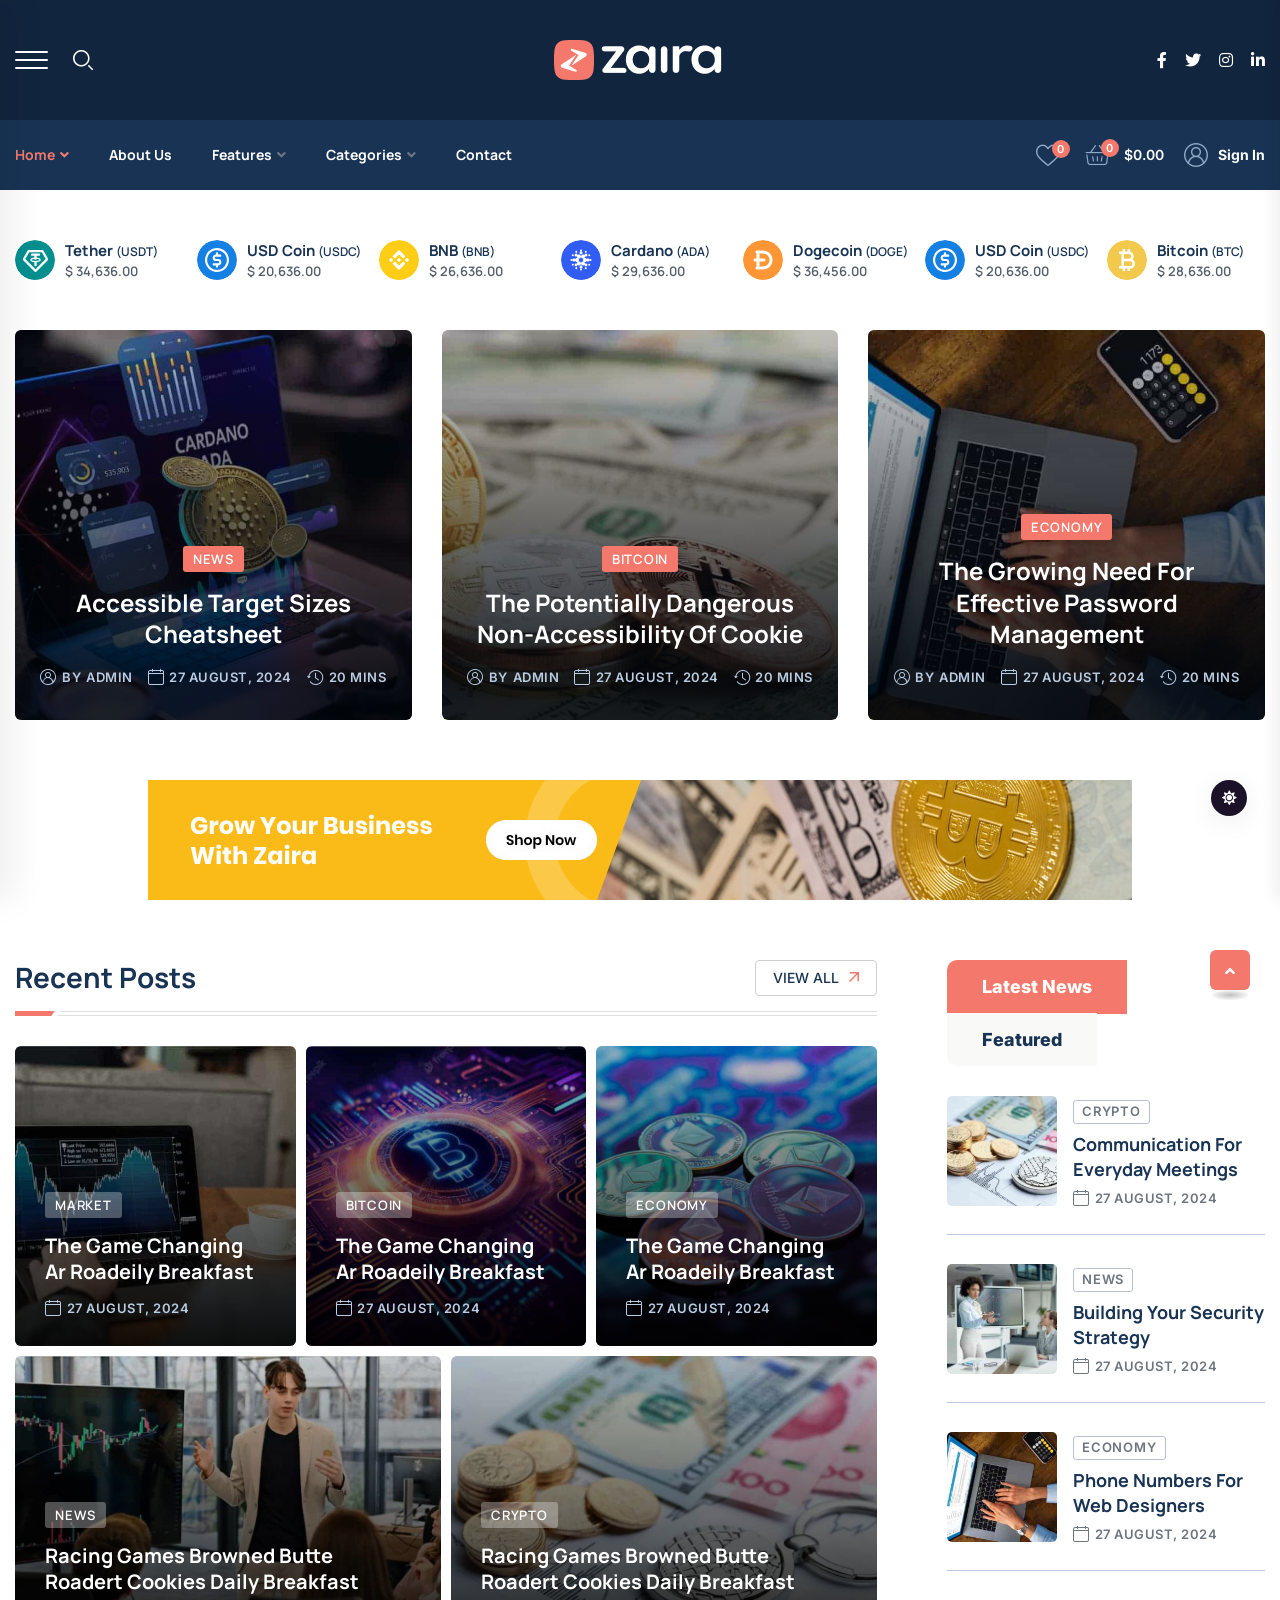
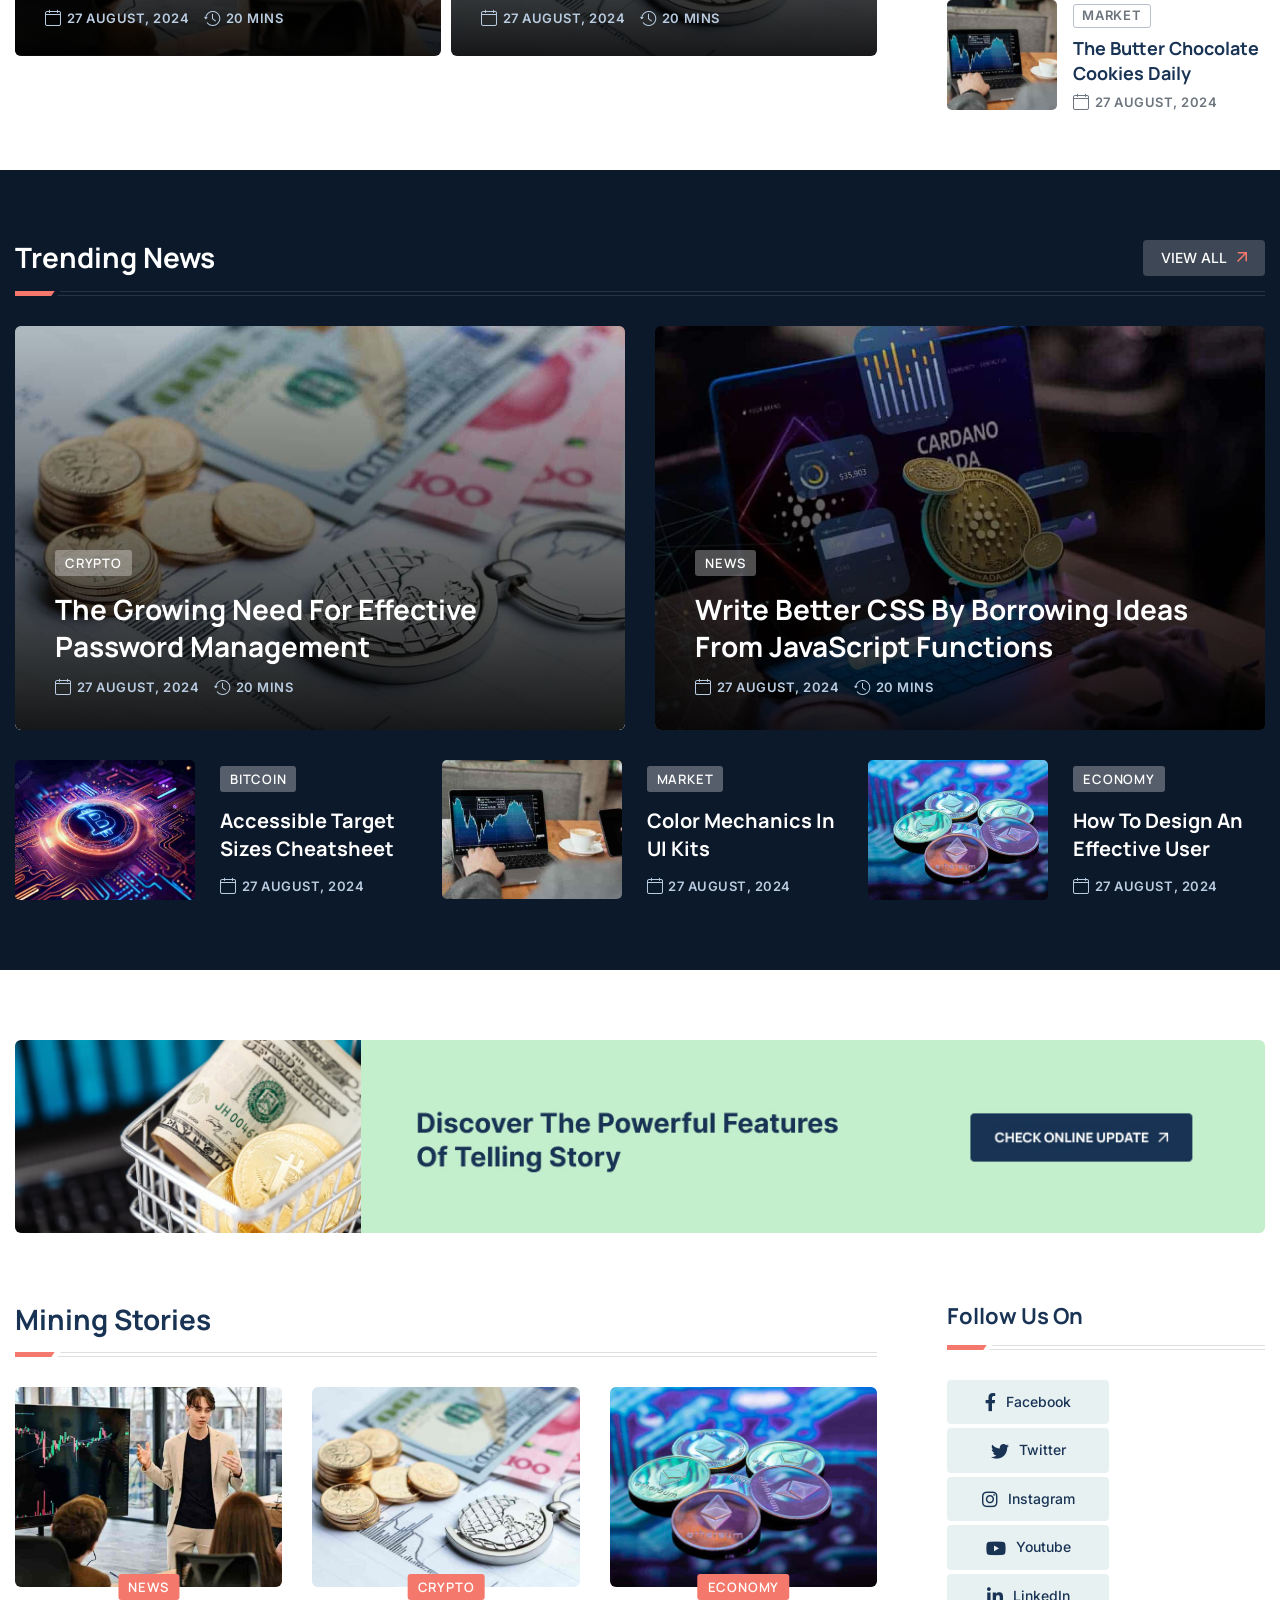
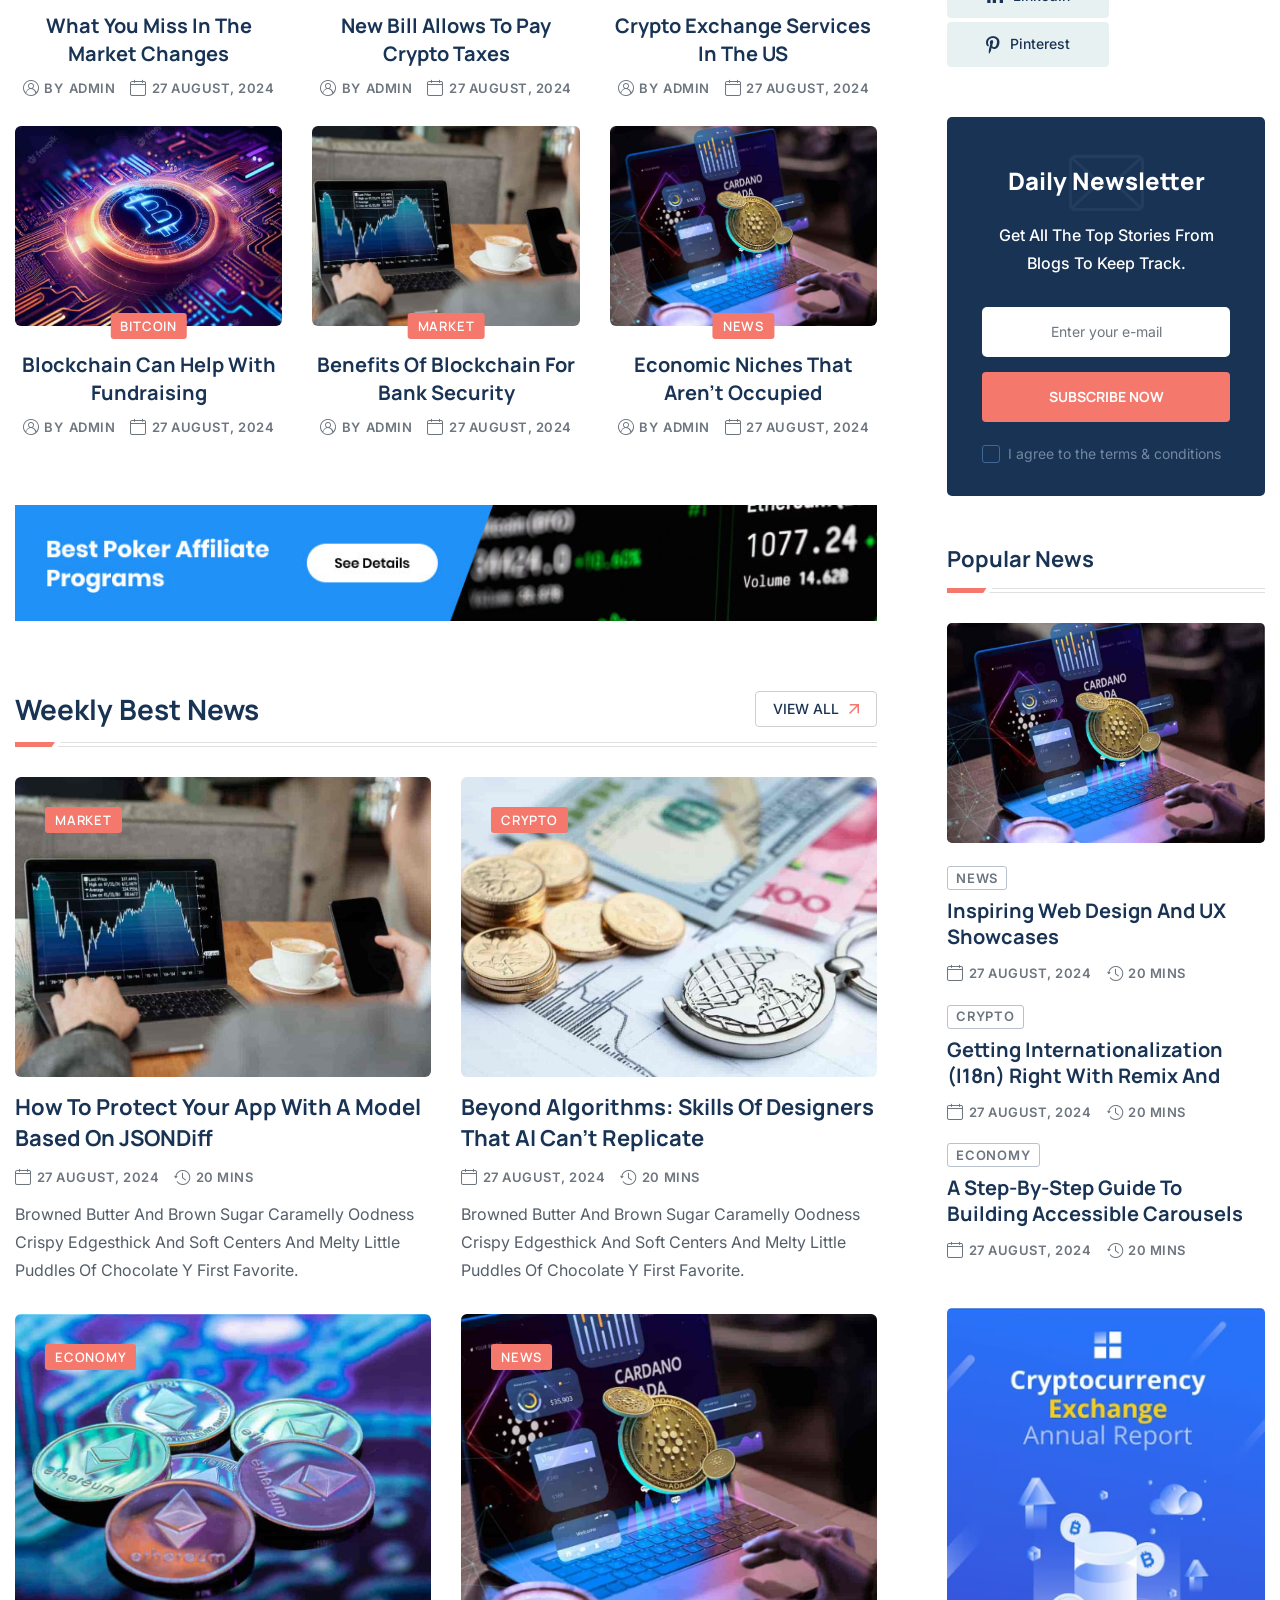
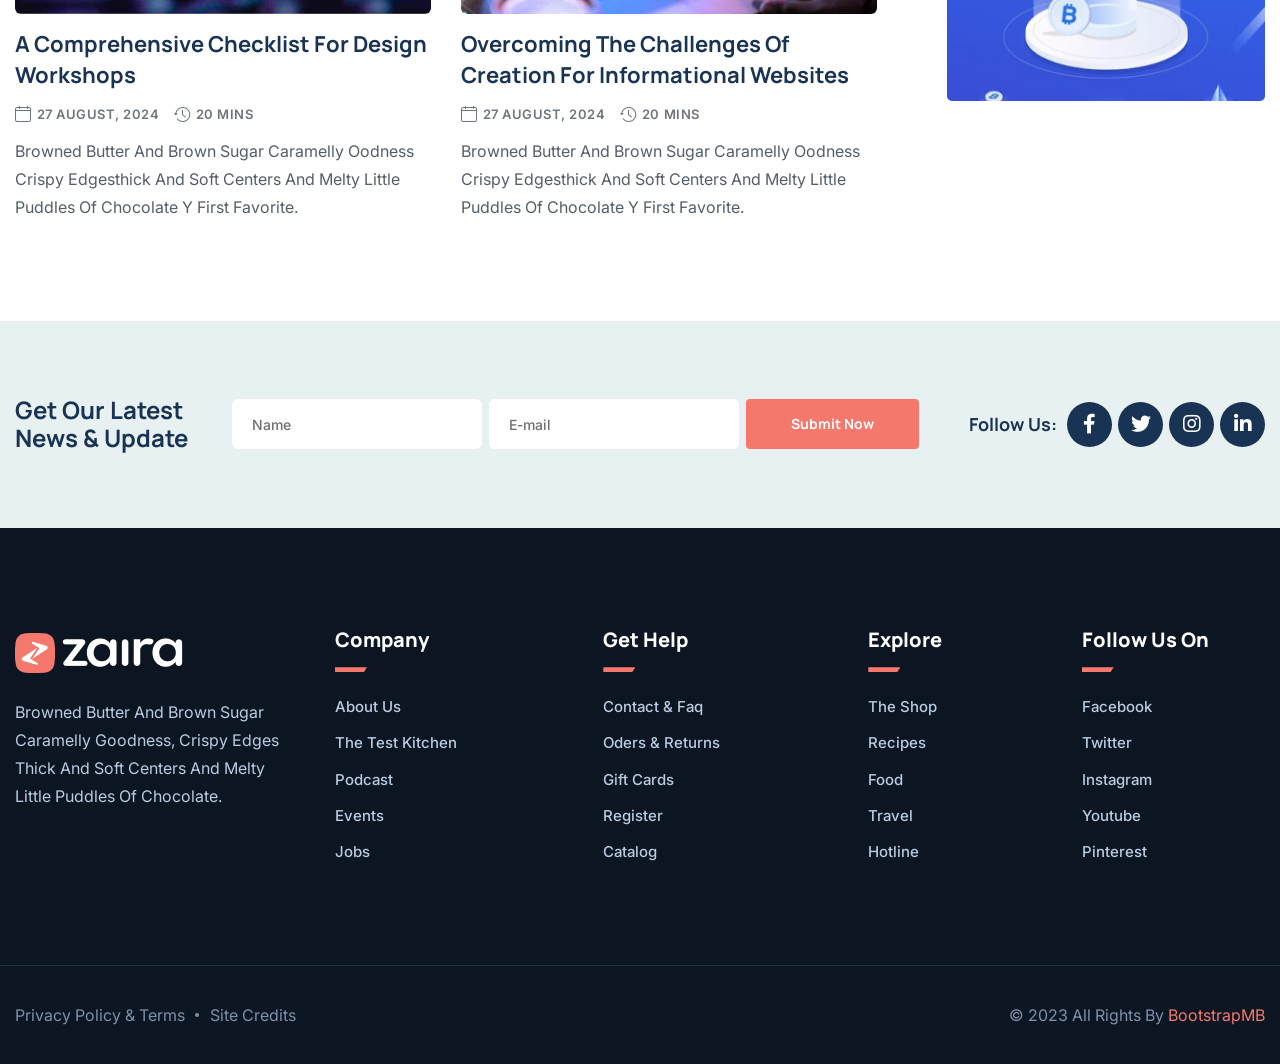
<file: index-5.html>
<!doctype html>
<html class="no-js" lang="en">
    <head>
        <meta charset="utf-8">
        <meta http-equiv="x-ua-compatible" content="ie=edge">
        <title>Zaira - News Magazine HTML Template</title>
        <meta name="description" content="Zaira - News Magazine HTML Template">
        <meta name="viewport" content="width=device-width, initial-scale=1">

		<link rel="shortcut icon" type="image/x-icon" href="assets/img/favicon.png">
        <!-- Place favicon.ico in the root directory -->

        <!-- CSS here -->
        <link rel="stylesheet" href="assets/css/bootstrap.min.css">
        <link rel="stylesheet" href="assets/css/animate.min.css">
        <link rel="stylesheet" href="assets/css/magnific-popup.css">
        <link rel="stylesheet" href="assets/css/fontawesome-all.min.css">
        <link rel="stylesheet" href="assets/css/flaticon.css">
        <link rel="stylesheet" href="assets/css/slick.css">
        <link rel="stylesheet" href="assets/css/swiper-bundle.css">
        <link rel="stylesheet" href="assets/css/default.css">
        <link rel="stylesheet" href="assets/css/style.css">
        <link rel="stylesheet" href="assets/css/responsive.css">
    </head>
    <body>

        <!-- preloader -->
        <div id="preloader">
            <div class="loader-inner">
                <div id="loader">
                    <h2 id="bg-loader">zaira<span>.</span></h2>
                    <h2 id="fg-loader">zaira<span>.</span></h2>
                </div>
            </div>
        </div>
        <!-- preloader-end -->

        <!-- Dark/Light-toggle -->
        <div class="darkmode-trigger">
            <label class="modeSwitch">
                <input type="checkbox">
                <span class="icon"></span>
            </label>
        </div>
        <!-- Dark/Light-toggle-end -->

		<!-- Scroll-top -->
        <button class="scroll-top scroll-to-target" data-target="html">
            <i class="fas fa-angle-up"></i>
        </button>
        <!-- Scroll-top-end-->

        <!-- header-area -->
        <header class="header-style-five">
            <div id="header-fixed-height"></div>
            <div class="header-logo-area-three">
                <div class="container">
                    <div class="row align-items-center">
                        <div class="col-lg-4">
                            <div class="hl-left-side-three">
                                <div class="offcanvas-toggle offcanvas-toggle-two">
                                    <a href="javascript:void(0)" class="menu-tigger-two">
                                        <span></span>
                                        <span></span>
                                        <span></span>
                                    </a>
                                </div>
                                <div class="header-search">
                                    <a href="#" class="search-open-btn"><i class="flaticon-search"></i></a>
                                </div>
                            </div>
                        </div>
                        <div class="col-lg-4">
                            <div class="logo text-center">
                                <a href="index.html"><img src="assets/img/logo/w_logo.png" alt=""></a>
                            </div>
                        </div>
                        <div class="col-lg-4">
                            <div class="header-top-social">
                                <ul class="list-wrap">
                                    <li><a href="#"><i class="fab fa-facebook-f"></i></a></li>
                                    <li><a href="#"><i class="fab fa-twitter"></i></a></li>
                                    <li><a href="#"><i class="fab fa-instagram"></i></a></li>
                                    <li><a href="#"><i class="fab fa-linkedin-in"></i></a></li>
                                </ul>
                            </div>
                        </div>
                    </div>
                </div>
            </div>
            <div id="sticky-header" class="menu-area menu-style-two menu-style-five">
                <div class="container">
                    <div class="row">
                        <div class="col-12">
                            <div class="menu-wrap">
                                <div class="row align-items-center">
                                    <div class="col-lg-7 col-md-4">
                                        <div class="logo d-none">
                                            <a href="index.html"><img src="assets/img/logo/w_logo.png" alt=""></a>
                                        </div>
                                        <div class="navbar-wrap main-menu d-none d-lg-flex">
                                            <ul class="navigation">
                                                <li class="active menu-item-has-children"><a href="#">Home</a>
                                                    <ul class="sub-menu">
                                                        <li><a href="index.html">Home 01 - Default</a></li>
                                                        <li><a href="index-2.html">Home 02 - Gaming</a></li>
                                                        <li><a href="index-3.html">Home 03 - Technology</a></li>
                                                        <li><a href="index-4.html">Home 04 - Travel</a></li>
                                                        <li class="active"><a href="index-5.html">Home 05 - Crypto</a></li>
                                                        <li><a href="index-6.html">Home 06 - Newspaper</a></li>
                                                    </ul>
                                                </li>
                                                <li><a href="about.html">About Us</a></li>
                                                <li class="menu-item-has-children"><a href="#">Features</a>
                                                    <ul class="sub-menu">
                                                        <li class="menu-item-has-children"><a href="#">Single Post Layout</a>
                                                            <ul class="sub-menu">
                                                                <li><a href="blog-details.html">Single post 01</a></li>
                                                                <li><a href="blog-details-two.html">Single post 02</a></li>
                                                            </ul>
                                                        </li>
                                                        <li><a href="author.html">Author Details</a></li>
                                                    </ul>
                                                </li>
                                                <li class="menu-item-has-children"><a href="#">Categories</a>
                                                    <ul class="sub-menu">
                                                        <li><a href="blog.html">Blog Default</a></li>
                                                        <li><a href="blog-2.html">Blog Layout 02</a></li>
                                                        <li><a href="blog-3.html">Blog Layout 03</a></li>
                                                    </ul>
                                                </li>
                                                <li><a href="contact.html">Contact</a></li>
                                            </ul>
                                        </div>
                                    </div>
                                    <div class="col-lg-5 col-md-8">
                                        <div class="header-action d-none d-md-block">
                                            <ul class="list-wrap">
                                                <li class="header-wishlist">
                                                    <a href="#"><i class="flaticon-heart"></i><span>0</span></a>
                                                </li>
                                                <li class="header-cart">
                                                    <a href="#"><i class="flaticon-basket"></i><span>0</span></a>
                                                    <strong>$0.00</strong>
                                                </li>
                                                <li class="header-sine-in">
                                                    <a href="contact.html"><i class="flaticon-user"></i>Sign In</a>
                                                </li>
                                            </ul>
                                        </div>
                                    </div>
                                </div>
                                <div class="mobile-nav-toggler"><i class="fas fa-bars"></i></div>
                            </div>

                            <!-- Mobile Menu  -->
                            <div class="mobile-menu">
                                <nav class="menu-box">
                                    <div class="close-btn"><i class="fas fa-times"></i></div>
                                    <div class="nav-logo">
                                        <a href="index.html"><img src="assets/img/logo/logo.png" alt="Logo"></a>
                                    </div>
                                    <div class="nav-logo d-none">
                                        <a href="index.html"><img src="assets/img/logo/w_logo.png" alt="Logo"></a>
                                    </div>
                                    <div class="mobile-search">
                                        <form action="#">
                                            <input type="text" placeholder="Search here...">
                                            <button><i class="flaticon-search"></i></button>
                                        </form>
                                    </div>
                                    <div class="menu-outer">
                                        <!--Here Menu Will Come Automatically Via Javascript / Same Menu as in Header-->
                                    </div>
                                    <div class="social-links">
                                        <ul class="clearfix list-wrap">
                                            <li><a href="#"><i class="fab fa-facebook-f"></i></a></li>
                                            <li><a href="#"><i class="fab fa-twitter"></i></a></li>
                                            <li><a href="#"><i class="fab fa-instagram"></i></a></li>
                                            <li><a href="#"><i class="fab fa-linkedin-in"></i></a></li>
                                            <li><a href="#"><i class="fab fa-youtube"></i></a></li>
                                        </ul>
                                    </div>
                                </nav>
                            </div>
                            <div class="menu-backdrop"></div>
                            <!-- End Mobile Menu -->

                        </div>
                    </div>
                </div>
            </div>

            <!-- header-search -->
            <div class="search__popup">
                <div class="container">
                    <div class="row">
                        <div class="col-12">
                            <div class="search__wrapper">
                                <div class="search__close">
                                    <button type="button" class="search-close-btn">
                                        <svg width="18" height="18" viewBox="0 0 18 18" fill="none" xmlns="http://www.w3.org/2000/svg">
                                            <path d="M17 1L1 17" stroke="currentColor" stroke-width="1.5" stroke-linecap="round" stroke-linejoin="round"></path>
                                            <path d="M1 1L17 17" stroke="currentColor" stroke-width="1.5" stroke-linecap="round" stroke-linejoin="round"></path>
                                        </svg>
                                    </button>
                                </div>
                                <div class="search__form">
                                    <form method="get" action="https://themedox.com/gerow/">
                                        <div class="search__input">
                                            <input class="search-input-field" type="text" name="s" value="" placeholder="Type keywords here">
                                            <span class="search-focus-border"></span>
                                            <button>
                                                <svg width="20" height="20" viewBox="0 0 20 20" fill="none" xmlns="http://www.w3.org/2000/svg">
                                                    <path d="M9.55 18.1C14.272 18.1 18.1 14.272 18.1 9.55C18.1 4.82797 14.272 1 9.55 1C4.82797 1 1 4.82797 1 9.55C1 14.272 4.82797 18.1 9.55 18.1Z" stroke="currentColor" stroke-width="1.5" stroke-linecap="round" stroke-linejoin="round"></path>
                                                    <path d="M19.0002 19.0002L17.2002 17.2002" stroke="currentColor" stroke-width="1.5" stroke-linecap="round" stroke-linejoin="round"></path>
                                                </svg>
                                            </button>
                                        </div>
                                    </form>
                                </div>
                            </div>
                        </div>
                    </div>
                </div>
            </div>
            <div class="search-popup-overlay"></div>
            <!-- header-search-end -->

            <!-- offCanvas-area -->
            <div class="offCanvas-wrap">
                <div class="offCanvas-body">
                    <div class="offCanvas-toggle">
                        <span></span>
                        <span></span>
                    </div>
                    <div class="offCanvas-content">
                        <div class="offCanvas-logo logo">
                            <a href="index.html" class="logo-dark"><img src="assets/img/logo/logo.png" alt="Logo"></a>
                            <a href="index.html" class="logo-light"><img src="assets/img/logo/w_logo.png" alt="Logo"></a>
                        </div>
                        <p>The argument in favor of using filler text goes something like this: If you use any real content in the Consulting Process anytime you reach.</p>
                        <ul class="offCanvas-instagram list-wrap">
                            <li><a href="assets/img/blog/hr_post01.jpg" class="popup-image"><img src="assets/img/blog/hr_post01.jpg" alt="img"></a></li>
                            <li><a href="assets/img/blog/hr_post02.jpg" class="popup-image"><img src="assets/img/blog/hr_post02.jpg" alt="img"></a></li>
                            <li><a href="assets/img/blog/hr_post03.jpg" class="popup-image"><img src="assets/img/blog/hr_post03.jpg" alt="img"></a></li>
                            <li><a href="assets/img/blog/hr_post04.jpg" class="popup-image"><img src="assets/img/blog/hr_post04.jpg" alt="img"></a></li>
                            <li><a href="assets/img/blog/hr_post05.jpg" class="popup-image"><img src="assets/img/blog/hr_post05.jpg" alt="img"></a></li>
                            <li><a href="assets/img/blog/hr_post06.jpg" class="popup-image"><img src="assets/img/blog/hr_post06.jpg" alt="img"></a></li>
                        </ul>
                    </div>
                    <div class="offCanvas-contact">
                        <h4 class="title">Get In Touch</h4>
                        <ul class="offCanvas-contact-list list-wrap">
                            <li><i class="fas fa-envelope-open"></i><a href="mailto:info@webmail.com">info@webmail.com</a></li>
                            <li><i class="fas fa-phone"></i><a href="tel:88899988877">888 999 888 77</a></li>
                            <li><i class="fas fa-map-marker-alt"></i> 12/A, New Booston, NYC</li>
                        </ul>
                        <ul class="offCanvas-social list-wrap">
                            <li><a href="#"><i class="fab fa-facebook-f"></i></a></li>
                            <li><a href="#"><i class="fab fa-twitter"></i></a></li>
                            <li><a href="#"><i class="fab fa-linkedin-in"></i></a></li>
                            <li><a href="#"><i class="fab fa-youtube"></i></a></li>
                        </ul>
                    </div>
                </div>
            </div>
            <div class="offCanvas-overlay"></div>
            <!-- offCanvas-area-end -->
        </header>
        <!-- header-area-end -->


        <!-- main-area -->
        <main class="fix">

            <!-- coin-area -->
            <section class="coin-area">
                <div class="container">
                    <div class="row">
                        <div class="col-lg-12">
                            <div class="coin-item-wrap">
                                <div class="row coin-active">
                                    <div class="col">
                                        <div class="coin-item">
                                            <div class="icon">
                                                <img src="assets/img/icon/coin_icon01.svg" alt="">
                                            </div>
                                            <div class="content">
                                                <h5 class="title">Bitcoin <span>(BTC)</span></h5>
                                                <span>$ 28,636.00</span>
                                            </div>
                                        </div>
                                    </div>
                                    <div class="col">
                                        <div class="coin-item">
                                            <div class="icon">
                                                <img src="assets/img/icon/coin_icon02.svg" alt="">
                                            </div>
                                            <div class="content">
                                                <h5 class="title">Ethereum <span>(ETH)</span></h5>
                                                <span>$ 25,636.00</span>
                                            </div>
                                        </div>
                                    </div>
                                    <div class="col">
                                        <div class="coin-item">
                                            <div class="icon">
                                                <img src="assets/img/icon/coin_icon03.svg" alt="">
                                            </div>
                                            <div class="content">
                                                <h5 class="title">Tether <span>(USDT)</span></h5>
                                                <span>$ 34,636.00</span>
                                            </div>
                                        </div>
                                    </div>
                                    <div class="col">
                                        <div class="coin-item">
                                            <div class="icon">
                                                <img src="assets/img/icon/coin_icon04.svg" alt="">
                                            </div>
                                            <div class="content">
                                                <h5 class="title">USD Coin <span>(USDC)</span></h5>
                                                <span>$ 20,636.00</span>
                                            </div>
                                        </div>
                                    </div>
                                    <div class="col">
                                        <div class="coin-item">
                                            <div class="icon">
                                                <img src="assets/img/icon/coin_icon05.svg" alt="">
                                            </div>
                                            <div class="content">
                                                <h5 class="title">BNB <span>(BNB)</span></h5>
                                                <span>$ 26,636.00</span>
                                            </div>
                                        </div>
                                    </div>
                                    <div class="col">
                                        <div class="coin-item">
                                            <div class="icon">
                                                <img src="assets/img/icon/coin_icon06.svg" alt="">
                                            </div>
                                            <div class="content">
                                                <h5 class="title">Cardano <span>(ADA)</span></h5>
                                                <span>$ 29,636.00</span>
                                            </div>
                                        </div>
                                    </div>
                                    <div class="col">
                                        <div class="coin-item">
                                            <div class="icon">
                                                <img src="assets/img/icon/coin_icon07.svg" alt="">
                                            </div>
                                            <div class="content">
                                                <h5 class="title">Dogecoin <span>(DOGE)</span></h5>
                                                <span>$ 36,456.00</span>
                                            </div>
                                        </div>
                                    </div>
                                    <div class="col">
                                        <div class="coin-item">
                                            <div class="icon">
                                                <img src="assets/img/icon/coin_icon04.svg" alt="">
                                            </div>
                                            <div class="content">
                                                <h5 class="title">USD Coin <span>(USDC)</span></h5>
                                                <span>$ 20,636.00</span>
                                            </div>
                                        </div>
                                    </div>
                                </div>
                            </div>
                        </div>
                    </div>
                </div>
            </section>
            <!-- coin-area-end -->

            <!-- banner-post-area -->
            <section class="banner-post-area-four pb-30">
                <div class="container custom-container">
                    <div class="row">
                        <div class="col-lg-4">
                            <div class="banner-post-four">
                                <div class="banner-post-thumb-four">
                                    <a href="blog-details.html"><img src="assets/img/blog/cr_banner_post01.jpg" alt=""></a>
                                </div>
                                <div class="banner-post-content-four">
                                    <a href="blog.html" class="post-tag">News</a>
                                    <h2 class="post-title bold-underline"><a href="blog-details.html">Accessible Target Sizes <br> Cheatsheet</a></h2>
                                    <div class="blog-post-meta white-blog-meta">
                                        <ul class="list-wrap">
                                            <li><i class="flaticon-user"></i>by<a href="author.html">Admin</a></li>
                                            <li><i class="flaticon-calendar"></i>27 August, 2024</li>
                                            <li><i class="flaticon-history"></i>20 Mins</li>
                                        </ul>
                                    </div>
                                </div>
                            </div>
                        </div>
                        <div class="col-lg-4">
                            <div class="banner-post-four">
                                <div class="banner-post-thumb-four">
                                    <a href="blog-details.html"><img src="assets/img/blog/cr_banner_post02.jpg" alt=""></a>
                                </div>
                                <div class="banner-post-content-four">
                                    <a href="blog.html" class="post-tag">Bitcoin</a>
                                    <h2 class="post-title bold-underline"><a href="blog-details.html">The Potentially Dangerous Non-Accessibility Of Cookie</a></h2>
                                    <div class="blog-post-meta white-blog-meta">
                                        <ul class="list-wrap">
                                            <li><i class="flaticon-user"></i>by<a href="author.html">Admin</a></li>
                                            <li><i class="flaticon-calendar"></i>27 August, 2024</li>
                                            <li><i class="flaticon-history"></i>20 Mins</li>
                                        </ul>
                                    </div>
                                </div>
                            </div>
                        </div>
                        <div class="col-lg-4">
                            <div class="banner-post-four">
                                <div class="banner-post-thumb-four">
                                    <a href="blog-details.html"><img src="assets/img/blog/cr_banner_post03.jpg" alt=""></a>
                                </div>
                                <div class="banner-post-content-four">
                                    <a href="blog.html" class="post-tag">Economy</a>
                                    <h2 class="post-title bold-underline"><a href="blog-details.html">The Growing Need For Effective Password Management</a></h2>
                                    <div class="blog-post-meta white-blog-meta">
                                        <ul class="list-wrap">
                                            <li><i class="flaticon-user"></i>by<a href="author.html">Admin</a></li>
                                            <li><i class="flaticon-calendar"></i>27 August, 2024</li>
                                            <li><i class="flaticon-history"></i>20 Mins</li>
                                        </ul>
                                    </div>
                                </div>
                            </div>
                        </div>
                    </div>
                </div>
            </section>
            <!-- banner-post-area-end -->

            <!-- ad-banner-area -->
            <div class="ad-banner-area">
                <div class="container">
                    <div class="ad-banner-img ad-banner-img-two text-center">
                        <a href="#">
                            <img src="assets/img/images/advertisement10.jpg" alt="">
                        </a>
                    </div>
                </div>
            </div>
            <!-- ad-banner-area-end -->

            <!-- recent-post-area -->
            <section class="recent-post-area-two pt-60 pb-60">
                <div class="container">
                    <div class="recent-post-inner-wrap">
                        <div class="row justify-content-center">
                            <div class="col-70">
                                <div class="section-title-wrap mb-30">
                                    <div class="section-title">
                                        <h2 class="title">Recent Posts</h2>
                                    </div>
                                    <div class="view-all-btn">
                                        <a href="blog.html" class="link-btn">View All
                                            <span class="svg-icon">
                                                <svg xmlns="http://www.w3.org/2000/svg" viewBox="0 0 10 10" fill="none">
                                                    <path d="M1.07692 10L0 8.92308L7.38462 1.53846H0.769231V0H10V9.23077H8.46154V2.61538L1.07692 10Z" fill="currentColor" />
                                                    <path d="M1.07692 10L0 8.92308L7.38462 1.53846H0.769231V0H10V9.23077H8.46154V2.61538L1.07692 10Z" fill="currentColor" />
                                                </svg>
                                            </span>
                                        </a>
                                    </div>
                                    <div class="section-title-line"></div>
                                </div>
                                <div class="popular-post-item-wrap">
                                    <div class="row">
                                        <div class="col-lg-4">
                                            <div class="ta-overlay-post-two">
                                                <div class="overlay-post-thumb-two">
                                                    <a href="blog-details.html"><img src="assets/img/blog/cr_recent_post01.jpg" alt=""></a>
                                                </div>
                                                <div class="overlay-post-content-two">
                                                    <a href="blog.html" class="post-tag post-tag-three">Market</a>
                                                    <h2 class="post-title"><a href="blog-details.html">The Game Changing ar
                                                    roadeily Breakfast</a></h2>
                                                    <div class="blog-post-meta white-blog-meta">
                                                        <ul class="list-wrap">
                                                            <li><i class="flaticon-calendar"></i>27 August, 2024</li>
                                                        </ul>
                                                    </div>
                                                </div>
                                            </div>
                                        </div>
                                        <div class="col-lg-4">
                                            <div class="ta-overlay-post-two">
                                                <div class="overlay-post-thumb-two">
                                                    <a href="blog-details.html"><img src="assets/img/blog/cr_recent_post02.jpg" alt=""></a>
                                                </div>
                                                <div class="overlay-post-content-two">
                                                    <a href="blog.html" class="post-tag post-tag-three">Bitcoin</a>
                                                    <h2 class="post-title"><a href="blog-details.html">The Game Changing ar
                                                    roadeily Breakfast</a></h2>
                                                    <div class="blog-post-meta white-blog-meta">
                                                        <ul class="list-wrap">
                                                            <li><i class="flaticon-calendar"></i>27 August, 2024</li>
                                                        </ul>
                                                    </div>
                                                </div>
                                            </div>
                                        </div>
                                        <div class="col-lg-4">
                                            <div class="ta-overlay-post-two">
                                                <div class="overlay-post-thumb-two">
                                                    <a href="blog-details.html"><img src="assets/img/blog/cr_recent_post03.jpg" alt=""></a>
                                                </div>
                                                <div class="overlay-post-content-two">
                                                    <a href="blog.html" class="post-tag post-tag-three">Economy</a>
                                                    <h2 class="post-title"><a href="blog-details.html">The Game Changing ar
                                                    roadeily Breakfast</a></h2>
                                                    <div class="blog-post-meta white-blog-meta">
                                                        <ul class="list-wrap">
                                                            <li><i class="flaticon-calendar"></i>27 August, 2024</li>
                                                        </ul>
                                                    </div>
                                                </div>
                                            </div>
                                        </div>
                                        <div class="col-lg-6">
                                            <div class="ta-overlay-post-two">
                                                <div class="overlay-post-thumb-two">
                                                    <a href="blog-details.html"><img src="assets/img/blog/cr_recent_post04.jpg" alt=""></a>
                                                </div>
                                                <div class="overlay-post-content-two">
                                                    <a href="blog.html" class="post-tag post-tag-three">News</a>
                                                    <h2 class="post-title"><a href="blog-details.html">Racing Games Browned Butte roadert Cookies Daily Breakfast</a></h2>
                                                    <div class="blog-post-meta white-blog-meta">
                                                        <ul class="list-wrap">
                                                            <li><i class="flaticon-calendar"></i>27 August, 2024</li>
                                                            <li><i class="flaticon-history"></i>20 Mins</li>
                                                        </ul>
                                                    </div>
                                                </div>
                                            </div>
                                        </div>
                                        <div class="col-lg-6">
                                            <div class="ta-overlay-post-two">
                                                <div class="overlay-post-thumb-two">
                                                    <a href="blog-details.html"><img src="assets/img/blog/cr_recent_post05.jpg" alt=""></a>
                                                </div>
                                                <div class="overlay-post-content-two">
                                                    <a href="blog.html" class="post-tag post-tag-three">Crypto</a>
                                                    <h2 class="post-title"><a href="blog-details.html">Racing Games Browned Butte roadert Cookies Daily Breakfast</a></h2>
                                                    <div class="blog-post-meta white-blog-meta">
                                                        <ul class="list-wrap">
                                                            <li><i class="flaticon-calendar"></i>27 August, 2024</li>
                                                            <li><i class="flaticon-history"></i>20 Mins</li>
                                                        </ul>
                                                    </div>
                                                </div>
                                            </div>
                                        </div>
                                    </div>
                                </div>
                            </div>
                            <div class="col-30">
                                <div class="sidebar-wrap no-sticky">
                                    <div class="sidebar-tab">
                                        <ul class="nav nav-tabs" id="myTab" role="tablist">
                                            <li class="nav-item" role="presentation">
                                                <button class="nav-link active" id="latest-tab" data-bs-toggle="tab" data-bs-target="#latest-tab-pane" type="button" role="tab" aria-controls="latest-tab-pane" aria-selected="true">Latest News</button>
                                            </li>
                                            <li class="nav-item" role="presentation">
                                                <button class="nav-link" id="featured-tab" data-bs-toggle="tab" data-bs-target="#featured-tab-pane" type="button" role="tab" aria-controls="featured-tab-pane" aria-selected="false">Featured</button>
                                            </li>
                                        </ul>
                                        <div class="tab-content" id="myTabContent">
                                            <div class="tab-pane fade show active" id="latest-tab-pane" role="tabpanel" aria-labelledby="latest-tab" tabindex="0">
                                                <div class="sidebar-widget sidebar-widget-two">
                                                    <div class="popular-post popular-post-two">
                                                        <div class="thumb">
                                                            <a href="blog-details.html"><img src="assets/img/blog/cr_latest_post01.jpg" alt=""></a>
                                                        </div>
                                                        <div class="content">
                                                            <a href="blog.html" class="post-tag-two">Crypto</a>
                                                            <h2 class="post-title"><a href="blog-details.html">Communication For Everyday Meetings</a></h2>
                                                            <div class="blog-post-meta">
                                                                <ul class="list-wrap">
                                                                    <li><i class="flaticon-calendar"></i>27 August, 2024</li>
                                                                </ul>
                                                            </div>
                                                        </div>
                                                    </div>
                                                    <div class="popular-post popular-post-two">
                                                        <div class="thumb">
                                                            <a href="blog-details.html"><img src="assets/img/blog/cr_latest_post02.jpg" alt=""></a>
                                                        </div>
                                                        <div class="content">
                                                            <a href="blog.html" class="post-tag-two">News</a>
                                                            <h2 class="post-title"><a href="blog-details.html">Building Your Security Strategy</a></h2>
                                                            <div class="blog-post-meta">
                                                                <ul class="list-wrap">
                                                                    <li><i class="flaticon-calendar"></i>27 August, 2024</li>
                                                                </ul>
                                                            </div>
                                                        </div>
                                                    </div>
                                                    <div class="popular-post popular-post-two">
                                                        <div class="thumb">
                                                            <a href="blog-details.html"><img src="assets/img/blog/cr_latest_post03.jpg" alt=""></a>
                                                        </div>
                                                        <div class="content">
                                                            <a href="blog.html" class="post-tag-two">Economy</a>
                                                            <h2 class="post-title"><a href="blog-details.html">Phone Numbers For Web Designers</a></h2>
                                                            <div class="blog-post-meta">
                                                                <ul class="list-wrap">
                                                                    <li><i class="flaticon-calendar"></i>27 August, 2024</li>
                                                                </ul>
                                                            </div>
                                                        </div>
                                                    </div>
                                                    <div class="popular-post popular-post-two">
                                                        <div class="thumb">
                                                            <a href="blog-details.html"><img src="assets/img/blog/cr_latest_post04.jpg" alt=""></a>
                                                        </div>
                                                        <div class="content">
                                                            <a href="blog.html" class="post-tag-two">Market</a>
                                                            <h2 class="post-title"><a href="blog-details.html">The Butter Chocolate Cookies Daily</a></h2>
                                                            <div class="blog-post-meta">
                                                                <ul class="list-wrap">
                                                                    <li><i class="flaticon-calendar"></i>27 August, 2024</li>
                                                                </ul>
                                                            </div>
                                                        </div>
                                                    </div>
                                                </div>
                                            </div>
                                            <div class="tab-pane fade" id="featured-tab-pane" role="tabpanel" aria-labelledby="featured-tab" tabindex="0">
                                                <div class="sidebar-widget sidebar-widget-two">
                                                    <div class="popular-post popular-post-two">
                                                        <div class="thumb">
                                                            <a href="blog-details.html"><img src="assets/img/blog/cr_latest_post03.jpg" alt=""></a>
                                                        </div>
                                                        <div class="content">
                                                            <a href="blog.html" class="post-tag-two">Economy</a>
                                                            <h2 class="post-title"><a href="blog-details.html">Phone Numbers For Web Designers</a></h2>
                                                            <div class="blog-post-meta">
                                                                <ul class="list-wrap">
                                                                    <li><i class="flaticon-calendar"></i>27 August, 2024</li>
                                                                </ul>
                                                            </div>
                                                        </div>
                                                    </div>
                                                    <div class="popular-post popular-post-two">
                                                        <div class="thumb">
                                                            <a href="blog-details.html"><img src="assets/img/blog/cr_latest_post04.jpg" alt=""></a>
                                                        </div>
                                                        <div class="content">
                                                            <a href="blog.html" class="post-tag-two">Market</a>
                                                            <h2 class="post-title"><a href="blog-details.html">The Butter Chocolate Cookies Daily</a></h2>
                                                            <div class="blog-post-meta">
                                                                <ul class="list-wrap">
                                                                    <li><i class="flaticon-calendar"></i>27 August, 2024</li>
                                                                </ul>
                                                            </div>
                                                        </div>
                                                    </div>
                                                    <div class="popular-post popular-post-two">
                                                        <div class="thumb">
                                                            <a href="blog-details.html"><img src="assets/img/blog/cr_latest_post01.jpg" alt=""></a>
                                                        </div>
                                                        <div class="content">
                                                            <a href="blog.html" class="post-tag-two">Crypto</a>
                                                            <h2 class="post-title"><a href="blog-details.html">Communication For Everyday Meetings</a></h2>
                                                            <div class="blog-post-meta">
                                                                <ul class="list-wrap">
                                                                    <li><i class="flaticon-calendar"></i>27 August, 2024</li>
                                                                </ul>
                                                            </div>
                                                        </div>
                                                    </div>
                                                    <div class="popular-post popular-post-two">
                                                        <div class="thumb">
                                                            <a href="blog-details.html"><img src="assets/img/blog/cr_latest_post02.jpg" alt=""></a>
                                                        </div>
                                                        <div class="content">
                                                            <a href="blog.html" class="post-tag-two">News</a>
                                                            <h2 class="post-title"><a href="blog-details.html">Building Your Security Strategy</a></h2>
                                                            <div class="blog-post-meta">
                                                                <ul class="list-wrap">
                                                                    <li><i class="flaticon-calendar"></i>27 August, 2024</li>
                                                                </ul>
                                                            </div>
                                                        </div>
                                                    </div>
                                                </div>
                                            </div>
                                        </div>
                                    </div>
                                </div>
                            </div>
                        </div>
                    </div>
                </div>
            </section>
            <!-- recent-post-area-end -->

            <!-- trending-post-area -->
            <section class="trending-post-area-three">
                <div class="container">
                    <div class="row">
                        <div class="col-lg-12">
                            <div class="section-title-wrap mb-30">
                                <div class="section-title white-title">
                                    <h2 class="title">Trending News</h2>
                                </div>
                                <div class="view-all-btn view-all-btn-two">
                                    <a href="blog.html" class="link-btn">View All
                                        <span class="svg-icon">
                                            <svg xmlns="http://www.w3.org/2000/svg" viewBox="0 0 10 10" fill="none">
                                                <path d="M1.07692 10L0 8.92308L7.38462 1.53846H0.769231V0H10V9.23077H8.46154V2.61538L1.07692 10Z" fill="currentColor" />
                                                <path d="M1.07692 10L0 8.92308L7.38462 1.53846H0.769231V0H10V9.23077H8.46154V2.61538L1.07692 10Z" fill="currentColor" />
                                            </svg>
                                        </span>
                                    </a>
                                </div>
                                <div class="section-title-line black-line"></div>
                            </div>
                        </div>
                    </div>
                    <div class="row">
                        <div class="col-lg-6">
                            <div class="overlay-post-five">
                                <div class="overlay-post-thumb-five">
                                    <a href="blog-details.html"><img src="assets/img/blog/cr_trending_post01.jpg" alt=""></a>
                                </div>
                                <div class="overlay-post-content-five">
                                    <a href="blog.html" class="post-tag post-tag-three">Crypto</a>
                                    <h2 class="post-title bold-underline"><a href="blog-details.html">The Growing Need For Effective Password Management</a></h2>
                                    <div class="blog-post-meta white-blog-meta">
                                        <ul class="list-wrap">
                                            <li><i class="flaticon-calendar"></i>27 August, 2024</li>
                                            <li><i class="flaticon-history"></i>20 Mins</li>
                                        </ul>
                                    </div>
                                </div>
                            </div>
                        </div>
                        <div class="col-lg-6">
                            <div class="overlay-post-five">
                                <div class="overlay-post-thumb-five">
                                    <a href="blog-details.html"><img src="assets/img/blog/cr_trending_post02.jpg" alt=""></a>
                                </div>
                                <div class="overlay-post-content-five">
                                    <a href="blog.html" class="post-tag post-tag-three">News</a>
                                    <h2 class="post-title bold-underline"><a href="blog-details.html">Write Better CSS By Borrowing Ideas From JavaScript Functions</a></h2>
                                    <div class="blog-post-meta white-blog-meta">
                                        <ul class="list-wrap">
                                            <li><i class="flaticon-calendar"></i>27 August, 2024</li>
                                            <li><i class="flaticon-history"></i>20 Mins</li>
                                        </ul>
                                    </div>
                                </div>
                            </div>
                        </div>
                        <div class="col-xl-4 col-lg-6">
                            <div class="horizontal-post-three">
                                <div class="horizontal-post-thumb-three">
                                    <a href="blog-details.html"><img src="assets/img/blog/cr_trending_post03.jpg" alt=""></a>
                                </div>
                                <div class="horizontal-post-content-three">
                                    <a href="blog.html" class="post-tag post-tag-three">Bitcoin</a>
                                    <h2 class="post-title"><a href="blog-details.html">Accessible Target Sizes Cheatsheet</a></h2>
                                    <div class="blog-post-meta white-blog-meta">
                                        <ul class="list-wrap">
                                            <li><i class="flaticon-calendar"></i>27 August, 2024</li>
                                        </ul>
                                    </div>
                                </div>
                            </div>
                        </div>
                        <div class="col-xl-4 col-lg-6">
                            <div class="horizontal-post-three">
                                <div class="horizontal-post-thumb-three">
                                    <a href="blog-details.html"><img src="assets/img/blog/cr_trending_post04.jpg" alt=""></a>
                                </div>
                                <div class="horizontal-post-content-three">
                                    <a href="blog.html" class="post-tag post-tag-three">Market</a>
                                    <h2 class="post-title"><a href="blog-details.html">Color Mechanics In UI Kits</a></h2>
                                    <div class="blog-post-meta white-blog-meta">
                                        <ul class="list-wrap">
                                            <li><i class="flaticon-calendar"></i>27 August, 2024</li>
                                        </ul>
                                    </div>
                                </div>
                            </div>
                        </div>
                        <div class="col-xl-4 col-lg-6">
                            <div class="horizontal-post-three">
                                <div class="horizontal-post-thumb-three">
                                    <a href="blog-details.html"><img src="assets/img/blog/cr_trending_post05.jpg" alt=""></a>
                                </div>
                                <div class="horizontal-post-content-three">
                                    <a href="blog.html" class="post-tag post-tag-three">Economy</a>
                                    <h2 class="post-title"><a href="blog-details.html">How To Design An Effective User</a></h2>
                                    <div class="blog-post-meta white-blog-meta">
                                        <ul class="list-wrap">
                                            <li><i class="flaticon-calendar"></i>27 August, 2024</li>
                                        </ul>
                                    </div>
                                </div>
                            </div>
                        </div>
                    </div>
                </div>
            </section>
            <!-- trending-post-area-end -->

            <!-- ad-banner-area -->
            <div class="ad-banner-area pt-70">
                <div class="container">
                    <div class="ad-banner-img">
                        <a href="#">
                            <img src="assets/img/images/advertisement11.jpg" alt="">
                        </a>
                    </div>
                </div>
            </div>
            <!-- ad-banner-area-end -->

            <!-- mining-post-area -->
            <section class="mining-post-area pt-70 pb-70">
                <div class="container">
                    <div class="mining-post-inner">
                        <div class="row justify-content-center">
                            <div class="col-70">
                                <div class="mining-post-wrap mb-40">
                                    <div class="section-title-wrap mb-30">
                                    <div class="section-title">
                                        <h2 class="title">Mining Stories</h2>
                                    </div>
                                    <div class="section-title-line"></div>
                                    </div>
                                    <div class="row">
                                        <div class="col-lg-4 col-md-6 col-sm-6">
                                            <div class="featured-post-item healthy-post">
                                                <div class="featured-post-thumb">
                                                    <a href="blog-details.html"><img src="assets/img/blog/cr_mining_post01.jpg" alt=""></a>
                                                </div>
                                                <div class="featured-post-content">
                                                    <a href="blog.html" class="post-tag">News</a>
                                                    <h2 class="post-title"><a href="blog-details.html">What You Miss in the
                                                    Market Changes</a></h2>
                                                    <div class="blog-post-meta">
                                                        <ul class="list-wrap">
                                                            <li><i class="flaticon-user"></i>by<a href="author.html">Admin</a></li>
                                                            <li><i class="flaticon-calendar"></i>27 August, 2024</li>
                                                        </ul>
                                                    </div>
                                                </div>
                                            </div>
                                        </div>
                                        <div class="col-lg-4 col-md-6 col-sm-6">
                                            <div class="featured-post-item healthy-post">
                                                <div class="featured-post-thumb">
                                                    <a href="blog-details.html"><img src="assets/img/blog/cr_mining_post02.jpg" alt=""></a>
                                                </div>
                                                <div class="featured-post-content">
                                                    <a href="blog.html" class="post-tag">Crypto</a>
                                                    <h2 class="post-title"><a href="blog-details.html">New Bill Allows to Pay
                                                    Crypto Taxes</a></h2>
                                                    <div class="blog-post-meta">
                                                        <ul class="list-wrap">
                                                            <li><i class="flaticon-user"></i>by<a href="author.html">Admin</a></li>
                                                            <li><i class="flaticon-calendar"></i>27 August, 2024</li>
                                                        </ul>
                                                    </div>
                                                </div>
                                            </div>
                                        </div>
                                        <div class="col-lg-4 col-md-6 col-sm-6">
                                            <div class="featured-post-item healthy-post">
                                                <div class="featured-post-thumb">
                                                    <a href="blog-details.html"><img src="assets/img/blog/cr_mining_post03.jpg" alt=""></a>
                                                </div>
                                                <div class="featured-post-content">
                                                    <a href="blog.html" class="post-tag">Economy</a>
                                                    <h2 class="post-title"><a href="blog-details.html">Crypto Exchange Services
                                                    In the US</a></h2>
                                                    <div class="blog-post-meta">
                                                        <ul class="list-wrap">
                                                            <li><i class="flaticon-user"></i>by<a href="author.html">Admin</a></li>
                                                            <li><i class="flaticon-calendar"></i>27 August, 2024</li>
                                                        </ul>
                                                    </div>
                                                </div>
                                            </div>
                                        </div>
                                        <div class="col-lg-4 col-md-6 col-sm-6">
                                            <div class="featured-post-item healthy-post">
                                                <div class="featured-post-thumb">
                                                    <a href="blog-details.html"><img src="assets/img/blog/cr_mining_post04.jpg" alt=""></a>
                                                </div>
                                                <div class="featured-post-content">
                                                    <a href="blog.html" class="post-tag">Bitcoin</a>
                                                    <h2 class="post-title"><a href="blog-details.html">Blockchain Can Help with
                                                    Fundraising</a></h2>
                                                    <div class="blog-post-meta">
                                                        <ul class="list-wrap">
                                                            <li><i class="flaticon-user"></i>by<a href="author.html">Admin</a></li>
                                                            <li><i class="flaticon-calendar"></i>27 August, 2024</li>
                                                        </ul>
                                                    </div>
                                                </div>
                                            </div>
                                        </div>
                                        <div class="col-lg-4 col-md-6 col-sm-6">
                                            <div class="featured-post-item healthy-post">
                                                <div class="featured-post-thumb">
                                                    <a href="blog-details.html"><img src="assets/img/blog/cr_mining_post05.jpg" alt=""></a>
                                                </div>
                                                <div class="featured-post-content">
                                                    <a href="blog.html" class="post-tag">Market</a>
                                                    <h2 class="post-title"><a href="blog-details.html">Benefits of Blockchain for Bank Security</a></h2>
                                                    <div class="blog-post-meta">
                                                        <ul class="list-wrap">
                                                            <li><i class="flaticon-user"></i>by<a href="author.html">Admin</a></li>
                                                            <li><i class="flaticon-calendar"></i>27 August, 2024</li>
                                                        </ul>
                                                    </div>
                                                </div>
                                            </div>
                                        </div>
                                        <div class="col-lg-4 col-md-6 col-sm-6">
                                            <div class="featured-post-item healthy-post">
                                                <div class="featured-post-thumb">
                                                    <a href="blog-details.html"><img src="assets/img/blog/cr_mining_post06.jpg" alt=""></a>
                                                </div>
                                                <div class="featured-post-content">
                                                    <a href="blog.html" class="post-tag">News</a>
                                                    <h2 class="post-title"><a href="blog-details.html">Economic Niches that
                                                    aren’t Occupied</a></h2>
                                                    <div class="blog-post-meta">
                                                        <ul class="list-wrap">
                                                            <li><i class="flaticon-user"></i>by<a href="author.html">Admin</a></li>
                                                            <li><i class="flaticon-calendar"></i>27 August, 2024</li>
                                                        </ul>
                                                    </div>
                                                </div>
                                            </div>
                                        </div>
                                    </div>
                                </div>
                                <div class="ad-banner-area mb-70">
                                    <div class="ad-banner-img ad-banner-img-two text-center">
                                        <a href="#">
                                            <img src="assets/img/images/advertisement12.jpg" alt="">
                                        </a>
                                    </div>
                                </div>
                                <div class="section-title-wrap mb-30">
                                    <div class="section-title">
                                        <h2 class="title">Weekly Best News</h2>
                                    </div>
                                    <div class="view-all-btn">
                                        <a href="blog.html" class="link-btn">View All
                                            <span class="svg-icon">
                                                <svg xmlns="http://www.w3.org/2000/svg" viewBox="0 0 10 10" fill="none">
                                                    <path d="M1.07692 10L0 8.92308L7.38462 1.53846H0.769231V0H10V9.23077H8.46154V2.61538L1.07692 10Z" fill="currentColor" />
                                                    <path d="M1.07692 10L0 8.92308L7.38462 1.53846H0.769231V0H10V9.23077H8.46154V2.61538L1.07692 10Z" fill="currentColor" />
                                                </svg>
                                            </span>
                                        </a>
                                    </div>
                                    <div class="section-title-line"></div>
                                </div>
                                <div class="weekly-post-item-wrap-three">
                                    <div class="row">
                                        <div class="col-md-6">
                                            <div class="weekly-post-three">
                                                <div class="weekly-post-thumb">
                                                    <a href="blog-details.html"><img src="assets/img/blog/cr_weekly_post01.jpg" alt=""></a>
                                                    <a href="blog.html" class="post-tag">Market</a>
                                                </div>
                                                <div class="weekly-post-content">
                                                    <h2 class="post-title"><a href="blog-details.html">How To Protect Your App With A Model Based On JSONDiff</a></h2>
                                                    <div class="blog-post-meta">
                                                        <ul class="list-wrap">
                                                            <li><i class="flaticon-calendar"></i>27 August, 2024</li>
                                                            <li><i class="flaticon-history"></i>20 Mins</li>
                                                        </ul>
                                                    </div>
                                                    <p>Browned butter and brown sugar caramelly oodness crispy edgesthick and soft centers and melty little puddles of chocolate y first favorite.</p>
                                                </div>
                                            </div>
                                        </div>
                                        <div class="col-md-6">
                                            <div class="weekly-post-three">
                                                <div class="weekly-post-thumb">
                                                    <a href="blog-details.html"><img src="assets/img/blog/cr_weekly_post02.jpg" alt=""></a>
                                                    <a href="blog.html" class="post-tag">Crypto</a>
                                                </div>
                                                <div class="weekly-post-content">
                                                    <h2 class="post-title"><a href="blog-details.html">Beyond Algorithms: Skills Of Designers That AI Can’t Replicate</a></h2>
                                                    <div class="blog-post-meta">
                                                        <ul class="list-wrap">
                                                            <li><i class="flaticon-calendar"></i>27 August, 2024</li>
                                                            <li><i class="flaticon-history"></i>20 Mins</li>
                                                        </ul>
                                                    </div>
                                                    <p>Browned butter and brown sugar caramelly oodness crispy edgesthick and soft centers and melty little puddles of chocolate y first favorite.</p>
                                                </div>
                                            </div>
                                        </div>
                                        <div class="col-md-6">
                                            <div class="weekly-post-three">
                                                <div class="weekly-post-thumb">
                                                    <a href="blog-details.html"><img src="assets/img/blog/cr_weekly_post03.jpg" alt=""></a>
                                                    <a href="blog.html" class="post-tag">Economy</a>
                                                </div>
                                                <div class="weekly-post-content">
                                                    <h2 class="post-title"><a href="blog-details.html">A Comprehensive Checklist For Design Workshops</a></h2>
                                                    <div class="blog-post-meta">
                                                        <ul class="list-wrap">
                                                            <li><i class="flaticon-calendar"></i>27 August, 2024</li>
                                                            <li><i class="flaticon-history"></i>20 Mins</li>
                                                        </ul>
                                                    </div>
                                                    <p>Browned butter and brown sugar caramelly oodness crispy edgesthick and soft centers and melty little puddles of chocolate y first favorite.</p>
                                                </div>
                                            </div>
                                        </div>
                                        <div class="col-md-6">
                                            <div class="weekly-post-three">
                                                <div class="weekly-post-thumb">
                                                    <a href="blog-details.html"><img src="assets/img/blog/cr_weekly_post04.jpg" alt=""></a>
                                                    <a href="blog.html" class="post-tag">News</a>
                                                </div>
                                                <div class="weekly-post-content">
                                                    <h2 class="post-title"><a href="blog-details.html">Overcoming The Challenges Of Creation For Informational Websites</a></h2>
                                                    <div class="blog-post-meta">
                                                        <ul class="list-wrap">
                                                            <li><i class="flaticon-calendar"></i>27 August, 2024</li>
                                                            <li><i class="flaticon-history"></i>20 Mins</li>
                                                        </ul>
                                                    </div>
                                                    <p>Browned butter and brown sugar caramelly oodness crispy edgesthick and soft centers and melty little puddles of chocolate y first favorite.</p>
                                                </div>
                                            </div>
                                        </div>
                                    </div>
                                </div>
                            </div>
                            <div class="col-30">
                                <div class="sidebar-wrap">
                                    <div class="sidebar-widget sidebar-widget-two">
                                        <div class="widget-title mb-30">
                                            <h6 class="title">Follow Us On</h6>
                                            <div class="section-title-line"></div>
                                        </div>
                                        <div class="sidebar-social-wrap">
                                            <ul class="list-wrap">
                                                <li><a href="#"><i class="fab fa-facebook-f"></i>facebook</a></li>
                                                <li><a href="#"><i class="fab fa-twitter"></i>twitter</a></li>
                                                <li><a href="#"><i class="fab fa-instagram"></i>instagram</a></li>
                                                <li><a href="#"><i class="fab fa-youtube"></i>youtube</a></li>
                                                <li><a href="#"><i class="fab fa-linkedin-in"></i>LinkedIn</a></li>
                                                <li><a href="#"><i class="fab fa-pinterest-p"></i>Pinterest</a></li>
                                            </ul>
                                        </div>
                                    </div>
                                    <div class="sidebar-widget sidebar-widget-two">
                                        <div class="sidebar-newsletter">
                                            <div class="icon"><i class="flaticon-envelope"></i></div>
                                            <h4 class="title">Daily Newsletter</h4>
                                            <p>Get all the top stories from Blogs to keep track.</p>
                                            <div class="sidebar-newsletter-form-two">
                                                <form action="#">
                                                    <div class="form-grp">
                                                        <input type="text" placeholder="Enter your e-mail">
                                                        <button type="submit" class="btn">Subscribe Now</button>
                                                    </div>
                                                    <div class="form-check">
                                                        <input type="checkbox" class="form-check-input" id="checkbox">
                                                        <label for="checkbox">I agree to the terms & conditions</label>
                                                    </div>
                                                </form>
                                            </div>
                                        </div>
                                    </div>
                                    <div class="sidebar-widget sidebar-widget-two">
                                        <div class="widget-title mb-30">
                                            <h6 class="title">Popular News</h6>
                                            <div class="section-title-line"></div>
                                        </div>
                                        <div class="hot-post-wrap">
                                            <div class="hot-post-item">
                                                <div class="hot-post-thumb">
                                                    <a href="blog-details.html"><img src="assets/img/blog/cr_banner_post01.jpg" alt=""></a>
                                                </div>
                                                <div class="hot-post-content">
                                                    <a href="blog.html" class="post-tag-two">News</a>
                                                    <h4 class="post-title"><a href="blog-details.html">Inspiring Web Design And UX Showcases</a></h4>
                                                    <div class="blog-post-meta">
                                                        <ul class="list-wrap">
                                                            <li><i class="flaticon-calendar"></i>27 August, 2024</li>
                                                            <li><i class="flaticon-history"></i>20 Mins</li>
                                                        </ul>
                                                    </div>
                                                </div>
                                            </div>
                                            <div class="hot-post-item">
                                                <div class="hot-post-content">
                                                    <a href="blog.html" class="post-tag-two">Crypto</a>
                                                    <h4 class="post-title"><a href="blog-details.html">Getting Internationalization (i18n) Right With Remix And</a></h4>
                                                    <div class="blog-post-meta">
                                                        <ul class="list-wrap">
                                                            <li><i class="flaticon-calendar"></i>27 August, 2024</li>
                                                            <li><i class="flaticon-history"></i>20 Mins</li>
                                                        </ul>
                                                    </div>
                                                </div>
                                            </div>
                                            <div class="hot-post-item">
                                                <div class="hot-post-content">
                                                    <a href="blog.html" class="post-tag-two">Economy</a>
                                                    <h4 class="post-title"><a href="blog-details.html">A Step-By-Step Guide To Building Accessible Carousels</a></h4>
                                                    <div class="blog-post-meta">
                                                        <ul class="list-wrap">
                                                            <li><i class="flaticon-calendar"></i>27 August, 2024</li>
                                                            <li><i class="flaticon-history"></i>20 Mins</li>
                                                        </ul>
                                                    </div>
                                                </div>
                                            </div>
                                        </div>
                                    </div>
                                    <div class="sidebar-widget sidebar-widget-two">
                                        <div class="sidebar-img">
                                            <a href="#">
                                                <img src="assets/img/images/sidebar_img04.jpg" alt="">
                                            </a>
                                        </div>
                                    </div>
                                </div>
                            </div>
                        </div>
                    </div>
                </div>
            </section>
            <!-- mining-post-area-end -->

            <!-- newsletter-area -->
            <section class="newsletter-area-three">
                <div class="container">
                    <div class="row">
                        <div class="col-lg-12">
                            <div class="newsletter-wrap-three">
                                <div class="newsletter-content">
                                    <h2 class="title">Get Our Latest News & Update</h2>
                                </div>
                                <div class="newsletter-form">
                                    <form action="#">
                                        <div class="form-grp">
                                            <input type="text" placeholder="Name">
                                        </div>
                                        <div class="form-grp">
                                            <input type="email" placeholder="E-mail">
                                        </div>
                                        <button type="submit" class="btn">Submit Now</button>
                                    </form>
                                </div>
                                <div class="newsletter-social">
                                    <h4 class="title">Follow Us:</h4>
                                    <ul class="list-wrap">
                                        <li><a href="#"><i class="fab fa-facebook-f"></i></a></li>
                                        <li><a href="#"><i class="fab fa-twitter"></i></a></li>
                                        <li><a href="#"><i class="fab fa-instagram"></i></a></li>
                                        <li><a href="#"><i class="fab fa-linkedin-in"></i></a></li>
                                    </ul>
                                </div>
                            </div>
                        </div>
                    </div>
                </div>
            </section>
            <!-- newsletter-area-end -->

        </main>
        <!-- main-area-end -->

        <!-- footer-area -->
        <footer>
            <div class="footer-area">
                <div class="footer-top">
                    <div class="container">
                        <div class="row">
                            <div class="col-lg-3 col-md-7">
                                <div class="footer-widget">
                                    <div class="fw-logo">
                                        <a href="index.html"><img src="assets/img/logo/w_logo.png" alt=""></a>
                                    </div>
                                    <div class="footer-content">
                                        <p>Browned butter and brown sugar caramelly goodness, crispy edges thick and soft centers and melty little puddles of chocolate.</p>
                                    </div>
                                </div>
                            </div>
                            <div class="col-lg-2 col-md-5 col-sm-6">
                                <div class="footer-widget">
                                    <h4 class="fw-title">Company</h4>
                                    <div class="footer-link-wrap">
                                        <ul class="list-wrap">
                                            <li><a href="about.html">About Us</a></li>
                                            <li><a href="contact.html">The Test Kitchen</a></li>
                                            <li><a href="contact.html">Podcast</a></li>
                                            <li><a href="contact.html">Events</a></li>
                                            <li><a href="contact.html">Jobs</a></li>
                                        </ul>
                                    </div>
                                </div>
                            </div>
                            <div class="col-lg-3 col-md-4 col-sm-6">
                                <div class="footer-widget">
                                    <h4 class="fw-title">Get Help</h4>
                                    <div class="footer-link-wrap">
                                        <ul class="list-wrap">
                                            <li><a href="contact.html">Contact & Faq</a></li>
                                            <li><a href="contact.html">Oders & Returns</a></li>
                                            <li><a href="contact.html">Gift Cards</a></li>
                                            <li><a href="contact.html">Register</a></li>
                                            <li><a href="contact.html">Catalog</a></li>
                                        </ul>
                                    </div>
                                </div>
                            </div>
                            <div class="col-lg-2 col-md-4 col-sm-6">
                                <div class="footer-widget">
                                    <h4 class="fw-title">Explore</h4>
                                    <div class="footer-link-wrap">
                                        <ul class="list-wrap">
                                            <li><a href="contact.html">The Shop</a></li>
                                            <li><a href="contact.html">Recipes</a></li>
                                            <li><a href="contact.html">Food</a></li>
                                            <li><a href="contact.html">Travel</a></li>
                                            <li><a href="contact.html">Hotline</a></li>
                                        </ul>
                                    </div>
                                </div>
                            </div>
                            <div class="col-lg-2 col-md-4 col-sm-6">
                                <div class="footer-widget">
                                    <h4 class="fw-title">Follow us On</h4>
                                    <div class="footer-link-wrap">
                                        <ul class="list-wrap">
                                            <li><a href="#">facebook</a></li>
                                            <li><a href="#">Twitter</a></li>
                                            <li><a href="#">Instagram</a></li>
                                            <li><a href="#">Youtube</a></li>
                                            <li><a href="#">Pinterest</a></li>
                                        </ul>
                                    </div>
                                </div>
                            </div>
                        </div>
                    </div>
                </div>
                <div class="footer-bottom">
                    <div class="container">
                        <div class="row">
                            <div class="col-md-6">
                                <div class="footer-bottom-menu">
                                    <ul class="list-wrap">
                                        <li><a href="contact.html">Privacy Policy & Terms</a></li>
                                        <li><a href="contact.html">Site Credits</a></li>
                                    </ul>
                                </div>
                            </div>
                            <div class="col-md-6">
                                <div class="copyright-text">
                                    <p>© 2023 All Rights By <a href="https://www.bootstrapmb.com">bootstrapMB</a></p>
                                </div>
                            </div>
                        </div>
                    </div>
                </div>
            </div>
        </footer>
        <!-- footer-area-end -->


        <!-- JS here -->
        <script src="assets/js/vendor/jquery-3.6.0.min.js"></script>
        <script src="assets/js/bootstrap.min.js"></script>
        <script src="assets/js/jquery.magnific-popup.min.js"></script>
        <script src="assets/js/slick.min.js"></script>
        <script src="assets/js/swiper-bundle.js"></script>
        <script src="assets/js/ajax-form.js"></script>
        <script src="assets/js/wow.min.js"></script>
        <script src="assets/js/main.js"></script>
    </body>
</html>
</file>
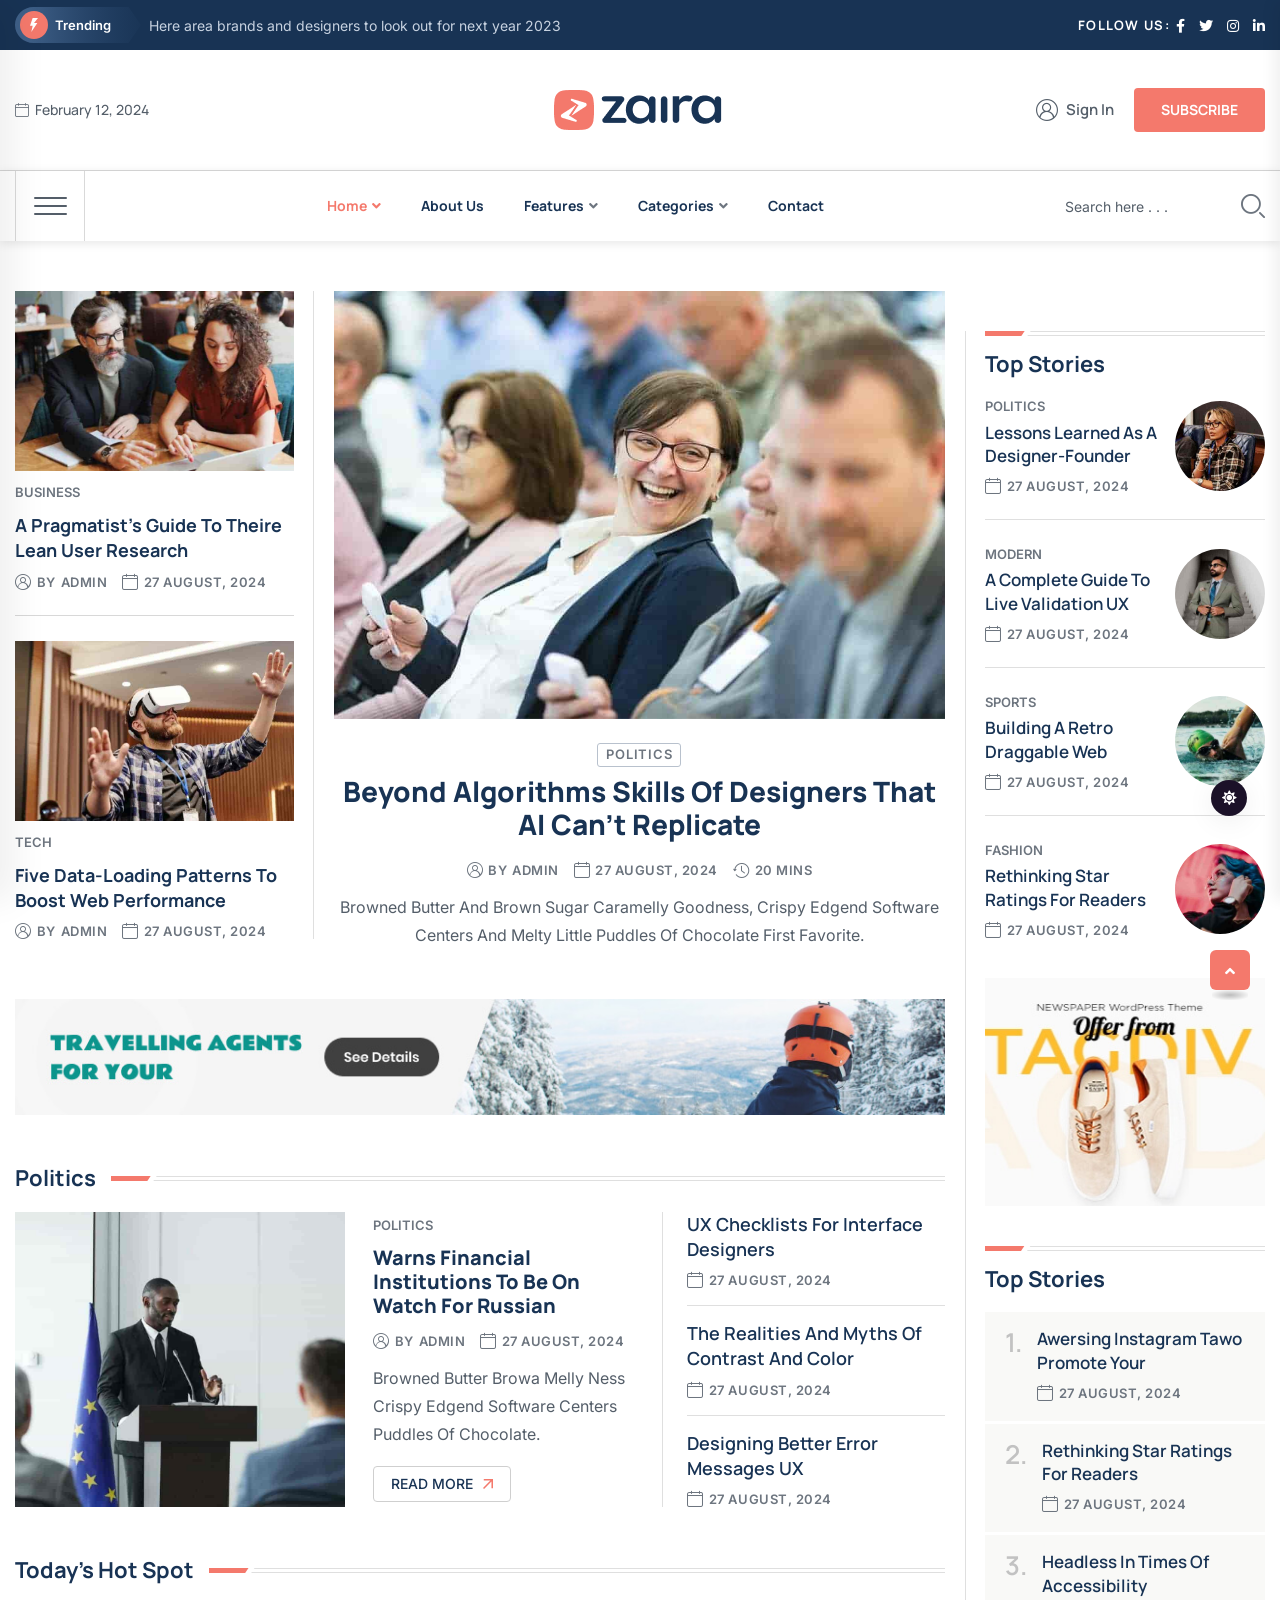
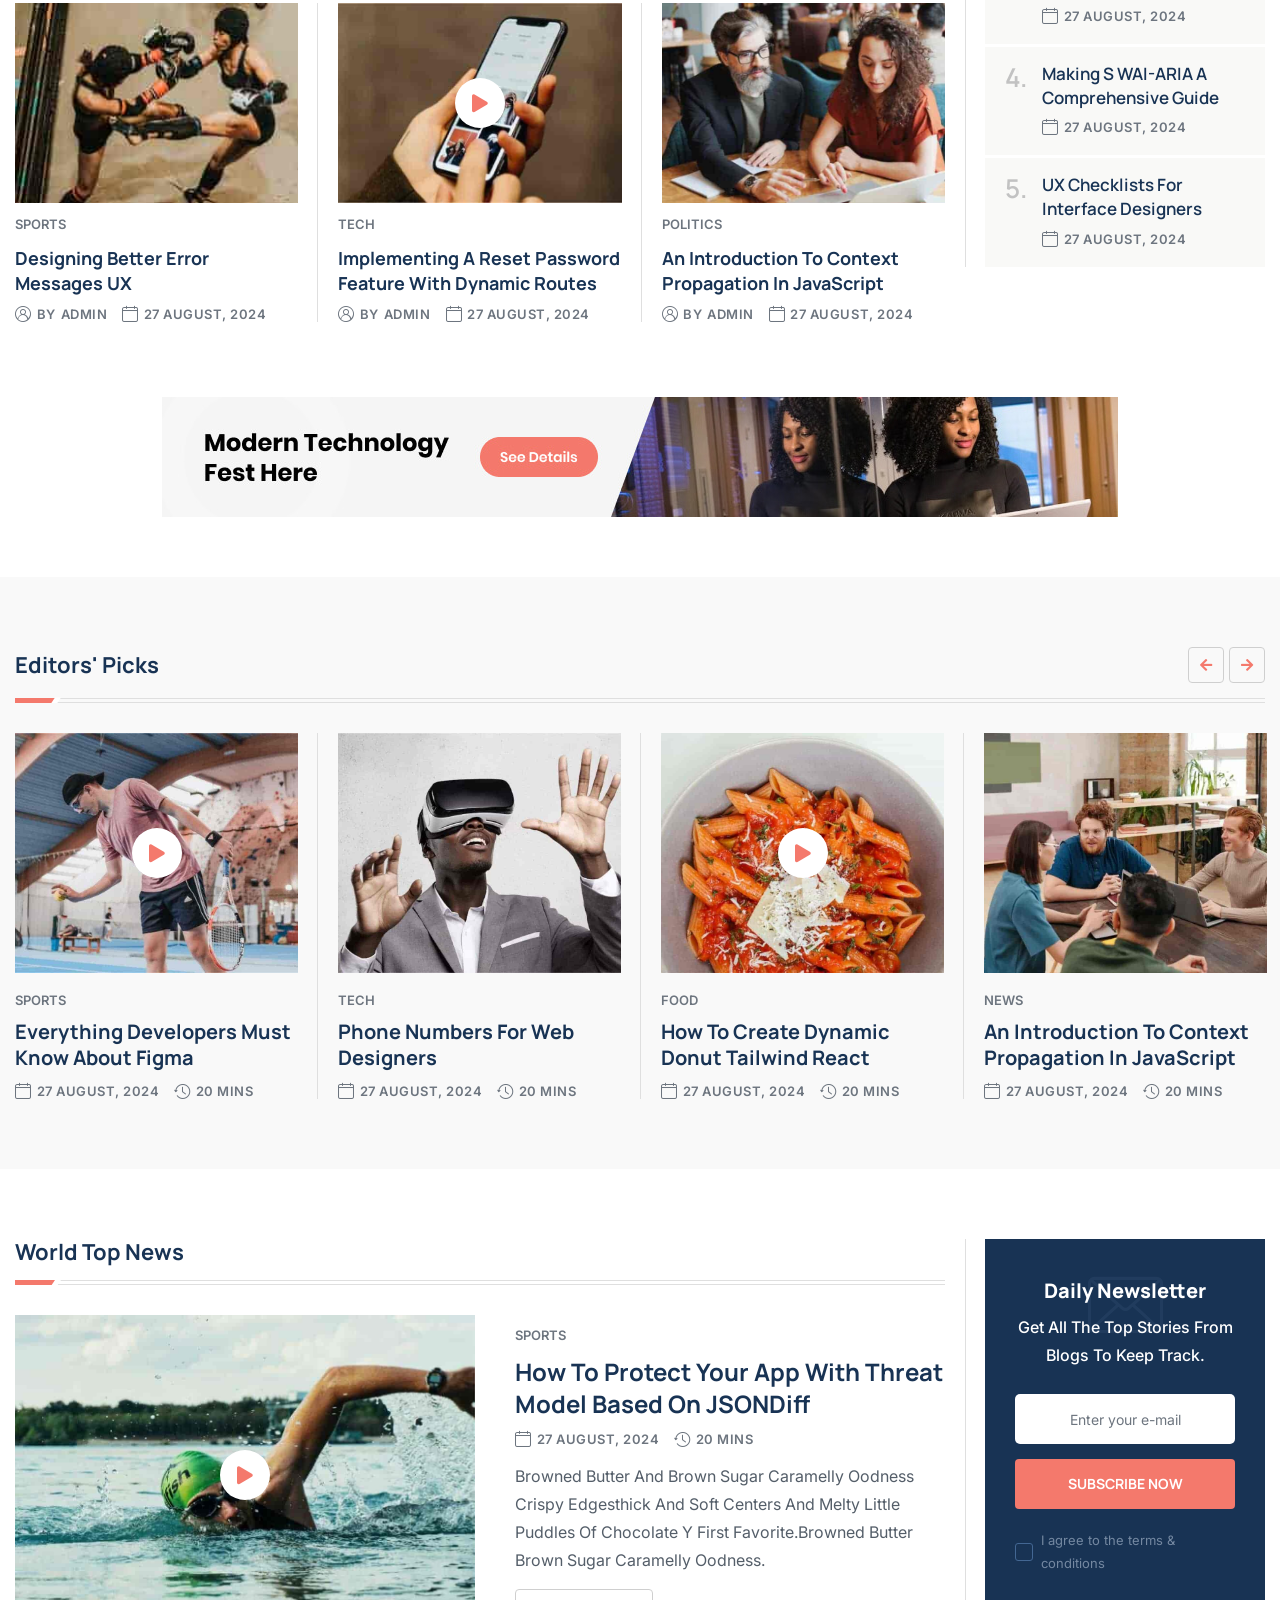
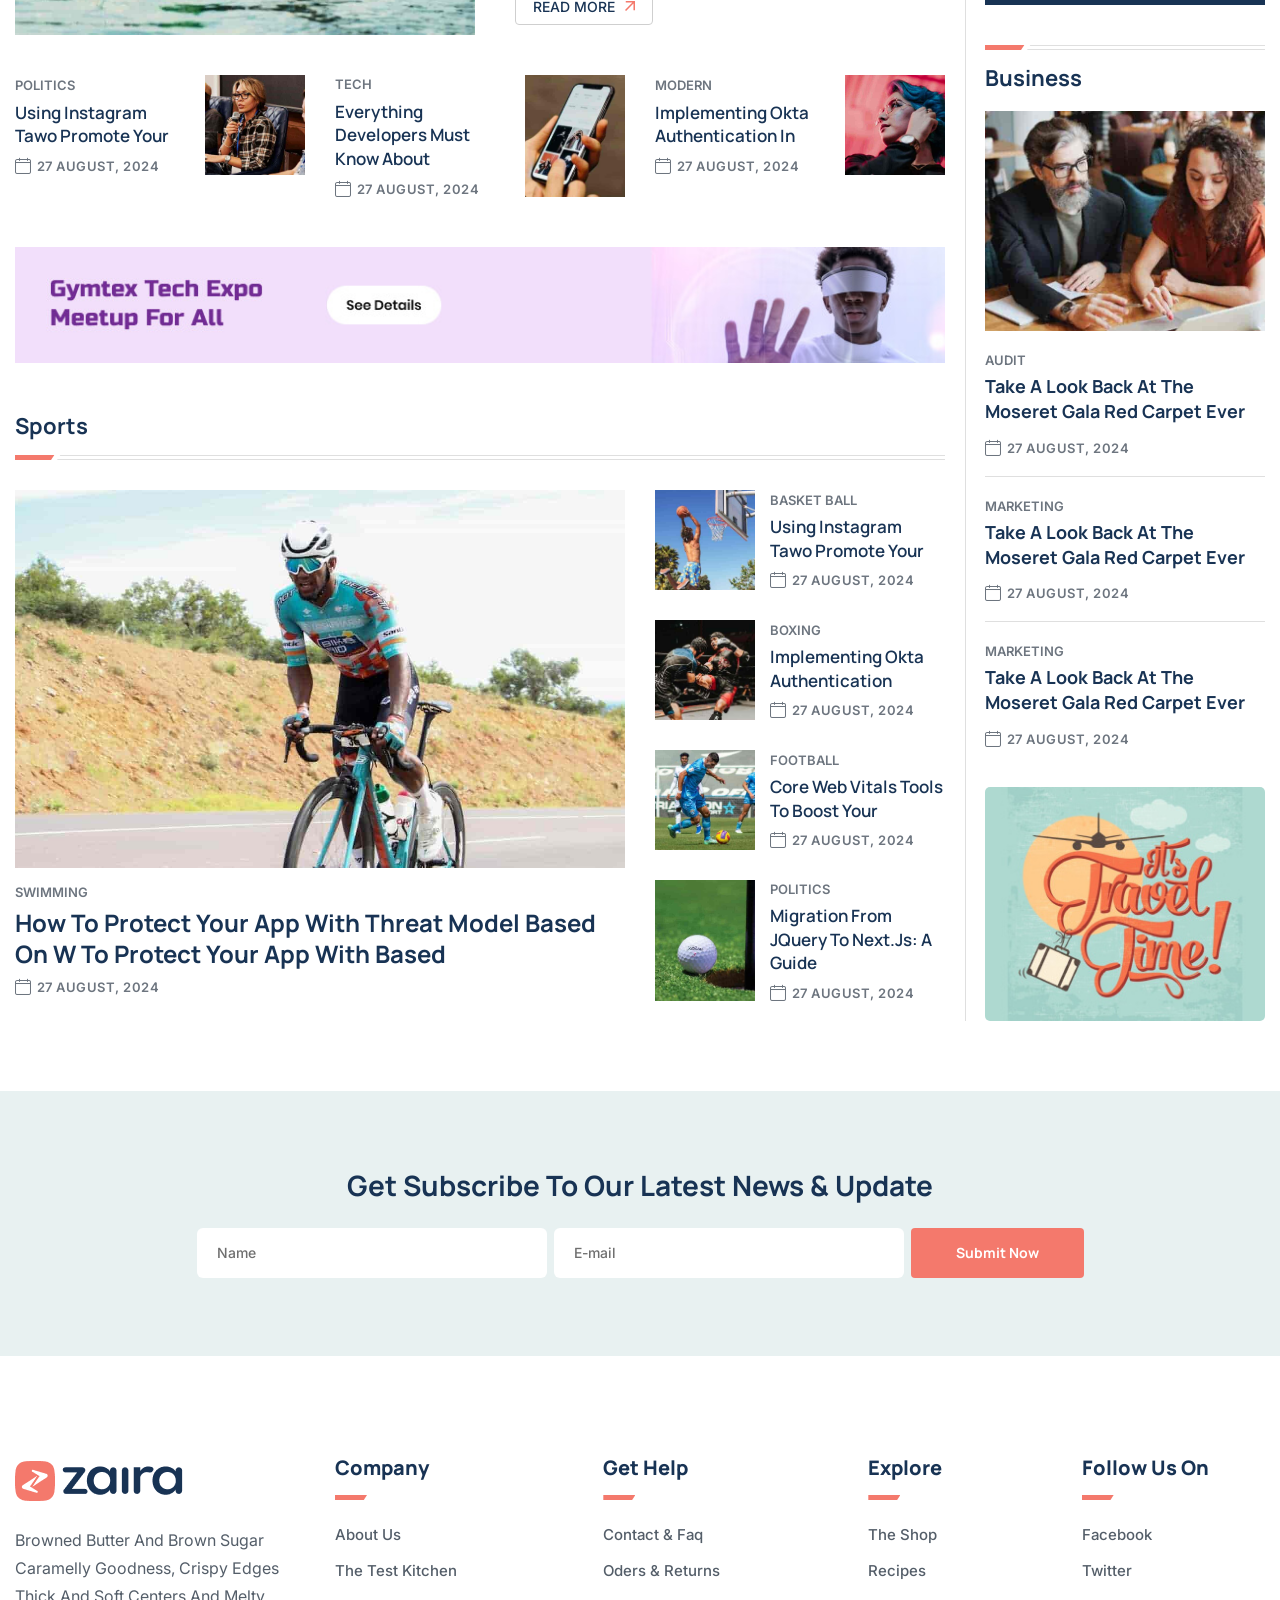
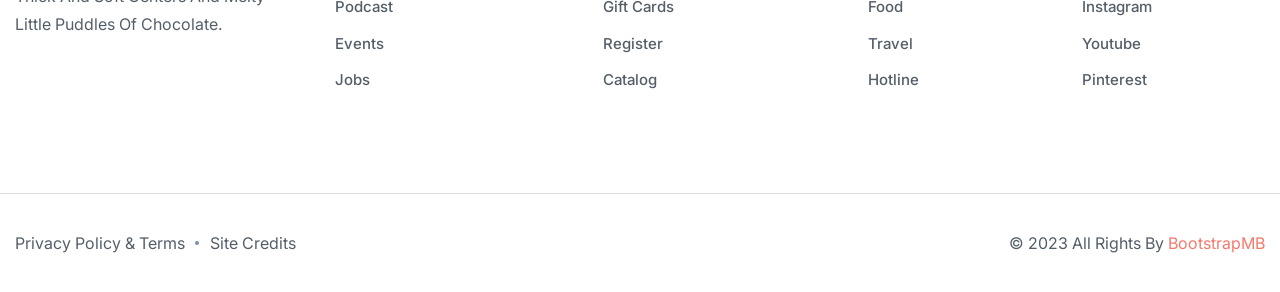
<file: index-6.html>
<!doctype html>
<html class="no-js" lang="en">
    <head>
        <meta charset="utf-8">
        <meta http-equiv="x-ua-compatible" content="ie=edge">
        <title>Zaira - News Magazine HTML Template</title>
        <meta name="description" content="Zaira - News Magazine HTML Template">
        <meta name="viewport" content="width=device-width, initial-scale=1">

		<link rel="shortcut icon" type="image/x-icon" href="assets/img/favicon.png">
        <!-- Place favicon.ico in the root directory -->

        <!-- CSS here -->
        <link rel="stylesheet" href="assets/css/bootstrap.min.css">
        <link rel="stylesheet" href="assets/css/animate.min.css">
        <link rel="stylesheet" href="assets/css/magnific-popup.css">
        <link rel="stylesheet" href="assets/css/fontawesome-all.min.css">
        <link rel="stylesheet" href="assets/css/flaticon.css">
        <link rel="stylesheet" href="assets/css/slick.css">
        <link rel="stylesheet" href="assets/css/swiper-bundle.css">
        <link rel="stylesheet" href="assets/css/default.css">
        <link rel="stylesheet" href="assets/css/style.css">
        <link rel="stylesheet" href="assets/css/responsive.css">
    </head>
    <body>

        <!-- preloader -->
        <div id="preloader">
            <div class="loader-inner">
                <div id="loader">
                    <h2 id="bg-loader">zaira<span>.</span></h2>
                    <h2 id="fg-loader">zaira<span>.</span></h2>
                </div>
            </div>
        </div>
        <!-- preloader-end -->

        <!-- Dark/Light-toggle -->
        <div class="darkmode-trigger">
            <label class="modeSwitch">
                <input type="checkbox">
                <span class="icon"></span>
            </label>
        </div>
        <!-- Dark/Light-toggle-end -->

		<!-- Scroll-top -->
        <button class="scroll-top scroll-to-target" data-target="html">
            <i class="fas fa-angle-up"></i>
        </button>
        <!-- Scroll-top-end-->

        <!-- header-area -->
        <header class="header-style-six">
            <div id="header-fixed-height"></div>
            <div class="header-top-wrap-four">
                <div class="container">
                    <div class="row align-items-center">
                        <div class="col-lg-8">
                            <div class="header-top-left-four">
                                <div class="trending-box">
                                    <div class="icon"><img src="assets/img/icon/trending_icon.svg" alt=""></div>
                                    <span>Trending</span>
                                    <div class="shape">
                                        <svg xmlns="http://www.w3.org/2000/svg" viewBox="0 0 122 36" preserveAspectRatio="none" fill="none">
                                            <path d="M0 18C0 8.05888 8.05887 0 18 0H110L121.26 16.8906C121.708 17.5624 121.708 18.4376 121.26 19.1094L110 36H18C8.05888 36 0 27.9411 0 18Z" fill="url(#trending_shape)" />
                                            <defs>
                                                <linearGradient id="trending_shape" x1="12" y1="36" x2="132" y2="36" gradientUnits="userSpaceOnUse">
                                                    <stop offset="0" stop-color="#3F6088" />
                                                    <stop offset="1" stop-color="#2A4970" stop-opacity="0" />
                                                </linearGradient>
                                            </defs>
                                        </svg>
                                    </div>
                                </div>
                                <div class="swiper-container ta-trending-slider">
                                    <div class="swiper-wrapper">
                                        <div class="swiper-slide">
                                            <div class="trending-content">
                                                <a href="blog-details.html">Here area brands and designers to look out for next year 2023</a>
                                            </div>
                                        </div>
                                        <div class="swiper-slide">
                                            <div class="trending-content">
                                                <a href="blog-details.html">Here area brands and designers to look out for next year 2023</a>
                                            </div>
                                        </div>
                                        <div class="swiper-slide">
                                            <div class="trending-content">
                                                <a href="blog-details.html">Here area brands and designers to look out for next year 2023</a>
                                            </div>
                                        </div>
                                    </div>
                                </div>
                            </div>
                        </div>
                        <div class="col-lg-4">
                            <div class="header-top-social header-top-social-two">
                                <h5 class="title">Follow Us:</h5>
                                <ul class="list-wrap">
                                    <li><a href="#"><i class="fab fa-facebook-f"></i></a></li>
                                    <li><a href="#"><i class="fab fa-twitter"></i></a></li>
                                    <li><a href="#"><i class="fab fa-instagram"></i></a></li>
                                    <li><a href="#"><i class="fab fa-linkedin-in"></i></a></li>
                                </ul>
                            </div>
                        </div>
                    </div>
                </div>
            </div>
            <div class="header-logo-area-four">
                <div class="container">
                    <div class="row align-items-center">
                        <div class="col-lg-4">
                            <div class="hl-left-side-four">
                                <span class="date"><i class="flaticon-calendar"></i>February 12, 2024</span>
                            </div>
                        </div>
                        <div class="col-lg-4">
                            <div class="logo text-center">
                                <a href="index.html"><img src="assets/img/logo/logo.png" alt=""></a>
                            </div>
                            <div class="logo d-none text-center">
                                <a href="index.html"><img src="assets/img/logo/w_logo.png" alt=""></a>
                            </div>
                        </div>
                        <div class="col-lg-4">
                            <div class="hl-right-side-four">
                                <div class="sign-in">
                                    <a href="contact.html"><i class="flaticon-user"></i>Sign In</a>
                                </div>
                                <div class="subscribe-btn">
                                    <a href="contact.html" class="btn btn-two">Subscribe</a>
                                </div>
                            </div>
                        </div>
                    </div>
                </div>
            </div>
            <div id="sticky-header" class="menu-area menu-style-six">
                <div class="container">
                    <div class="row">
                        <div class="col-12">
                            <div class="menu-wrap">
                                <nav class="menu-nav">
                                    <div class="logo d-none">
                                        <a href="index.html"><img src="assets/img/logo/logo.png" alt=""></a>
                                    </div>
                                    <div class="logo d-none white-logo">
                                        <a href="index.html"><img src="assets/img/logo/w_logo.png" alt=""></a>
                                    </div>
                                    <div class="offcanvas-toggle">
                                        <a href="javascript:void(0)" class="menu-tigger">
                                            <span></span>
                                            <span></span>
                                            <span></span>
                                        </a>
                                    </div>
                                    <div class="navbar-wrap main-menu d-none d-lg-flex">
                                        <ul class="navigation">
                                            <li class="active menu-item-has-children"><a href="#">Home</a>
                                                <ul class="sub-menu">
                                                    <li><a href="index.html">Home 01 - Default</a></li>
                                                    <li><a href="index-2.html">Home 02 - Gaming</a></li>
                                                    <li><a href="index-3.html">Home 03 - Technology</a></li>
                                                    <li><a href="index-4.html">Home 04 - Travel</a></li>
                                                    <li><a href="index-5.html">Home 05 - Crypto</a></li>
                                                    <li class="active"><a href="index-6.html">Home 06 - Newspaper</a></li>
                                                </ul>
                                            </li>
                                            <li><a href="about.html">About Us</a></li>
                                            <li class="menu-item-has-children"><a href="#">Features</a>
                                                <ul class="sub-menu">
                                                    <li class="menu-item-has-children"><a href="#">Single Post Layout</a>
                                                        <ul class="sub-menu">
                                                            <li><a href="blog-details.html">Single post 01</a></li>
                                                            <li><a href="blog-details-two.html">Single post 02</a></li>
                                                        </ul>
                                                    </li>
                                                    <li><a href="author.html">Author Details</a></li>
                                                </ul>
                                            </li>
                                            <li class="menu-item-has-children"><a href="#">Categories</a>
                                                <ul class="sub-menu">
                                                    <li><a href="blog.html">Blog Default</a></li>
                                                    <li><a href="blog-2.html">Blog Layout 02</a></li>
                                                    <li><a href="blog-3.html">Blog Layout 03</a></li>
                                                </ul>
                                            </li>
                                            <li><a href="contact.html">Contact</a></li>
                                        </ul>
                                    </div>
                                    <div class="header-search-wrap header-search-wrap-three">
                                        <form action="#">
                                            <input type="text" placeholder="Search here . . .">
                                            <button type="submit"><i class="flaticon-search"></i></button>
                                        </form>
                                    </div>
                                    <div class="mobile-nav-toggler"><i class="fas fa-bars"></i></div>
                                </nav>
                            </div>

                            <!-- Mobile Menu  -->
                            <div class="mobile-menu">
                                <nav class="menu-box">
                                    <div class="close-btn"><i class="fas fa-times"></i></div>
                                    <div class="nav-logo">
                                        <a href="index.html"><img src="assets/img/logo/logo.png" alt="Logo"></a>
                                    </div>
                                    <div class="nav-logo d-none">
                                        <a href="index.html"><img src="assets/img/logo/w_logo.png" alt="Logo"></a>
                                    </div>
                                    <div class="mobile-search">
                                        <form action="#">
                                            <input type="text" placeholder="Search here...">
                                            <button><i class="flaticon-search"></i></button>
                                        </form>
                                    </div>
                                    <div class="menu-outer">
                                        <!--Here Menu Will Come Automatically Via Javascript / Same Menu as in Header-->
                                    </div>
                                    <div class="social-links">
                                        <ul class="clearfix list-wrap">
                                            <li><a href="#"><i class="fab fa-facebook-f"></i></a></li>
                                            <li><a href="#"><i class="fab fa-twitter"></i></a></li>
                                            <li><a href="#"><i class="fab fa-instagram"></i></a></li>
                                            <li><a href="#"><i class="fab fa-linkedin-in"></i></a></li>
                                            <li><a href="#"><i class="fab fa-youtube"></i></a></li>
                                        </ul>
                                    </div>
                                </nav>
                            </div>
                            <div class="menu-backdrop"></div>
                            <!-- End Mobile Menu -->

                        </div>
                    </div>
                </div>
            </div>

            <!-- offCanvas-area -->
            <div class="offCanvas-wrap">
                <div class="offCanvas-body">
                    <div class="offCanvas-toggle">
                        <span></span>
                        <span></span>
                    </div>
                    <div class="offCanvas-content">
                        <div class="offCanvas-logo logo">
                            <a href="index.html" class="logo-dark"><img src="assets/img/logo/logo.png" alt="Logo"></a>
                            <a href="index.html" class="logo-light"><img src="assets/img/logo/w_logo.png" alt="Logo"></a>
                        </div>
                        <p>The argument in favor of using filler text goes something like this: If you use any real content in the Consulting Process anytime you reach.</p>
                        <ul class="offCanvas-instagram list-wrap">
                            <li><a href="assets/img/blog/hr_post01.jpg" class="popup-image"><img src="assets/img/blog/hr_post01.jpg" alt="img"></a></li>
                            <li><a href="assets/img/blog/hr_post02.jpg" class="popup-image"><img src="assets/img/blog/hr_post02.jpg" alt="img"></a></li>
                            <li><a href="assets/img/blog/hr_post03.jpg" class="popup-image"><img src="assets/img/blog/hr_post03.jpg" alt="img"></a></li>
                            <li><a href="assets/img/blog/hr_post04.jpg" class="popup-image"><img src="assets/img/blog/hr_post04.jpg" alt="img"></a></li>
                            <li><a href="assets/img/blog/hr_post05.jpg" class="popup-image"><img src="assets/img/blog/hr_post05.jpg" alt="img"></a></li>
                            <li><a href="assets/img/blog/hr_post06.jpg" class="popup-image"><img src="assets/img/blog/hr_post06.jpg" alt="img"></a></li>
                        </ul>
                    </div>
                    <div class="offCanvas-contact">
                        <h4 class="title">Get In Touch</h4>
                        <ul class="offCanvas-contact-list list-wrap">
                            <li><i class="fas fa-envelope-open"></i><a href="mailto:info@webmail.com">info@webmail.com</a></li>
                            <li><i class="fas fa-phone"></i><a href="tel:88899988877">888 999 888 77</a></li>
                            <li><i class="fas fa-map-marker-alt"></i> 12/A, New Booston, NYC</li>
                        </ul>
                        <ul class="offCanvas-social list-wrap">
                            <li><a href="#"><i class="fab fa-facebook-f"></i></a></li>
                            <li><a href="#"><i class="fab fa-twitter"></i></a></li>
                            <li><a href="#"><i class="fab fa-linkedin-in"></i></a></li>
                            <li><a href="#"><i class="fab fa-youtube"></i></a></li>
                        </ul>
                    </div>
                </div>
            </div>
            <div class="offCanvas-overlay"></div>
            <!-- offCanvas-area-end -->
        </header>
        <!-- header-area-end -->


        <!-- main-area -->
        <main class="fix">

            <!-- banner-post-area -->
            <section class="banner-post-area-five pt-50">
                <div class="container">
                    <div class="row justify-content-center">
                        <div class="col-xl-9">
                            <div class="news-banner-post-wrap">
                                <div class="row">
                                    <div class="col-67 order-0 order-lg-2">
                                        <div class="banner-post-six">
                                            <div class="banner-post-thumb-six">
                                                <a href="blog-details.html"><img src="assets/img/blog/nw_banner_post03.jpg" alt=""></a>
                                            </div>
                                            <div class="banner-post-content-six">
                                                <a href="blog.html" class="post-tag-two">Politics</a>
                                                <h2 class="post-title bold-underline"><a href="blog-details.html">Beyond Algorithms Skills Of Designers That AI Can’t Replicate</a>
                                                </h2>
                                                <div class="blog-post-meta">
                                                    <ul class="list-wrap">
                                                        <li><i class="flaticon-user"></i>by<a href="author.html">Admin</a></li>
                                                        <li><i class="flaticon-calendar"></i>27 August, 2024</li>
                                                        <li><i class="flaticon-history"></i>20 Mins</li>
                                                    </ul>
                                                </div>
                                                <p>Browned butter and brown sugar caramelly goodness, crispy edgend software centers and melty little puddles of chocolate first favorite.</p>
                                            </div>
                                        </div>
                                    </div>
                                    <div class="col-33">
                                        <div class="news-banner-small-post">
                                            <div class="banner-post-five">
                                                <div class="banner-post-thumb-five">
                                                    <a href="blog-details.html"><img src="assets/img/blog/nw_banner_post01.jpg" alt=""></a>
                                                </div>
                                                <div class="banner-post-content-five">
                                                    <a href="blog.html" class="post-tag-four">Business</a>
                                                    <h2 class="post-title"><a href="blog-details.html">A Pragmatist’s Guide To Theire Lean User Research</a>
                                                    </h2>
                                                    <div class="blog-post-meta">
                                                        <ul class="list-wrap">
                                                            <li><i class="flaticon-user"></i>by<a href="author.html">Admin</a></li>
                                                            <li><i class="flaticon-calendar"></i>27 August, 2024</li>
                                                        </ul>
                                                    </div>
                                                </div>
                                            </div>
                                            <div class="banner-post-five">
                                                <div class="banner-post-thumb-five">
                                                    <a href="blog-details.html"><img src="assets/img/blog/nw_banner_post02.jpg" alt=""></a>
                                                </div>
                                                <div class="banner-post-content-five">
                                                    <a href="blog.html" class="post-tag-four">Tech</a>
                                                    <h2 class="post-title"><a href="blog-details.html">Five Data-Loading Patterns To Boost Web Performance</a>
                                                    </h2>
                                                    <div class="blog-post-meta">
                                                        <ul class="list-wrap">
                                                            <li><i class="flaticon-user"></i>by<a href="author.html">Admin</a></li>
                                                            <li><i class="flaticon-calendar"></i>27 August, 2024</li>
                                                        </ul>
                                                    </div>
                                                </div>
                                            </div>
                                        </div>
                                    </div>
                                </div>
                            </div>
                            <div class="ad-banner-img ad-banner-img-two text-center pt-20 pb-50">
                                <a href="#">
                                    <img src="assets/img/images/advertisement13.jpg" alt="">
                                </a>
                            </div>

                            <!-- politics-post-area -->
                            <section class="politics-post-area">
                                <div class="section-title-wrap">
                                    <div class="section-title section-title-four">
                                        <h2 class="title">Politics</h2>
                                        <div class="section-title-line"></div>
                                    </div>
                                </div>
                                <div class="politics-post-wrap">
                                    <div class="row">
                                        <div class="col-69">
                                            <div class="politics-post">
                                                <div class="politics-post-thumb">
                                                    <a href="index.html"><img src="assets/img/blog/politics_post01.jpg" alt=""></a>
                                                </div>
                                                <div class="politics-post-content">
                                                    <a href="blog.html" class="post-tag-four">Politics</a>
                                                    <h2 class="post-title"><a href="blog-details.html">Warns Financial Institutions to be on Watch for Russian</a></h2>
                                                    <div class="blog-post-meta">
                                                        <ul class="list-wrap">
                                                            <li><i class="flaticon-user"></i>by<a href="author.html">Admin</a></li>
                                                            <li><i class="flaticon-calendar"></i>27 August, 2024</li>
                                                        </ul>
                                                    </div>
                                                    <p>Browned butter browa melly ness crispy edgend software centers puddles of chocolate.</p>
                                                    <div class="view-all-btn">
                                                        <a href="blog.html" class="link-btn">Read More
                                                            <span class="svg-icon">
                                                                <svg xmlns="http://www.w3.org/2000/svg" viewBox="0 0 10 10" fill="none">
                                                                    <path d="M1.07692 10L0 8.92308L7.38462 1.53846H0.769231V0H10V9.23077H8.46154V2.61538L1.07692 10Z" fill="currentColor" />
                                                                    <path d="M1.07692 10L0 8.92308L7.38462 1.53846H0.769231V0H10V9.23077H8.46154V2.61538L1.07692 10Z" fill="currentColor" />
                                                                </svg>
                                                            </span>
                                                        </a>
                                                    </div>
                                                </div>
                                            </div>
                                        </div>
                                        <div class="col-31">
                                            <div class="politics-post-wrap-two">
                                                <div class="politics-post-two">
                                                    <div class="politics-post-content-two">
                                                        <h2 class="post-title"><a href="blog-details.html">UX Checklists For Interface Designers</a></h2>
                                                        <div class="blog-post-meta">
                                                            <ul class="list-wrap">
                                                                <li><i class="flaticon-calendar"></i>27 August, 2024</li>
                                                            </ul>
                                                        </div>
                                                    </div>
                                                </div>
                                                <div class="politics-post-two">
                                                    <div class="politics-post-content-two">
                                                        <h2 class="post-title"><a href="blog-details.html">The Realities And Myths Of Contrast And Color</a></h2>
                                                        <div class="blog-post-meta">
                                                            <ul class="list-wrap">
                                                                <li><i class="flaticon-calendar"></i>27 August, 2024</li>
                                                            </ul>
                                                        </div>
                                                    </div>
                                                </div>
                                                <div class="politics-post-two">
                                                    <div class="politics-post-content-two">
                                                        <h2 class="post-title"><a href="blog-details.html">Designing Better Error Messages UX</a></h2>
                                                        <div class="blog-post-meta">
                                                            <ul class="list-wrap">
                                                                <li><i class="flaticon-calendar"></i>27 August, 2024</li>
                                                            </ul>
                                                        </div>
                                                    </div>
                                                </div>
                                            </div>
                                        </div>
                                    </div>
                                </div>
                            </section>
                            <!-- politics-post-area-end -->

                            <!-- today-post-area -->
                            <section class="today-post-area pt-50">
                                <div class="section-title-wrap">
                                    <div class="section-title section-title-four">
                                        <h2 class="title">Today’s Hot Spot</h2>
                                        <div class="section-title-line"></div>
                                    </div>
                                </div>
                                <div class="today-post-wrap">
                                    <div class="row gutter-40 justify-content-center">
                                        <div class="col-lg-4 col-md-6">
                                            <div class="banner-post-five banner-post-seven">
                                                <div class="banner-post-thumb-five">
                                                    <a href="blog-details.html"><img src="assets/img/blog/today_post01.jpg" alt=""></a>
                                                </div>
                                                <div class="banner-post-content-five">
                                                    <a href="blog.html" class="post-tag-four">Sports</a>
                                                    <h2 class="post-title"><a href="blog-details.html">Designing Better Error Messages UX</a></h2>
                                                    <div class="blog-post-meta">
                                                        <ul class="list-wrap">
                                                            <li><i class="flaticon-user"></i>by<a href="author.html">Admin</a></li>
                                                            <li><i class="flaticon-calendar"></i>27 August, 2024</li>
                                                        </ul>
                                                    </div>
                                                </div>
                                            </div>
                                        </div>
                                        <div class="col-lg-4 col-md-6">
                                            <div class="banner-post-five banner-post-seven">
                                                <div class="banner-post-thumb-five">
                                                    <a href="blog-details.html"><img src="assets/img/blog/today_post02.jpg" alt=""></a>
                                                    <a href="https://www.youtube.com/watch?v=G_AEL-Xo5l8" class="paly-btn popup-video"><i class="fas fa-play"></i></a>
                                                </div>
                                                <div class="banner-post-content-five">
                                                    <a href="blog.html" class="post-tag-four">Tech</a>
                                                    <h2 class="post-title"><a href="blog-details.html">Implementing A Reset Password Feature With Dynamic Routes</a></h2>
                                                    <div class="blog-post-meta">
                                                        <ul class="list-wrap">
                                                            <li><i class="flaticon-user"></i>by<a href="author.html">Admin</a></li>
                                                            <li><i class="flaticon-calendar"></i>27 August, 2024</li>
                                                        </ul>
                                                    </div>
                                                </div>
                                            </div>
                                        </div>
                                        <div class="col-lg-4 col-md-6">
                                            <div class="banner-post-five banner-post-seven">
                                                <div class="banner-post-thumb-five">
                                                    <a href="blog-details.html"><img src="assets/img/blog/nw_banner_post01.jpg" alt=""></a>
                                                </div>
                                                <div class="banner-post-content-five">
                                                    <a href="blog.html" class="post-tag-four">Politics</a>
                                                    <h2 class="post-title"><a href="blog-details.html">An Introduction To Context Propagation In JavaScript</a></h2>
                                                    <div class="blog-post-meta">
                                                        <ul class="list-wrap">
                                                            <li><i class="flaticon-user"></i>by<a href="author.html">Admin</a></li>
                                                            <li><i class="flaticon-calendar"></i>27 August, 2024</li>
                                                        </ul>
                                                    </div>
                                                </div>
                                            </div>
                                        </div>
                                    </div>
                                </div>
                            </section>
                            <!-- today-post-area-end -->

                        </div>
                        <div class="col-xl-3 col-lg-8">
                            <div class="sidebar-wrap-three">
                                <div class="sidebar-widget-three">
                                    <div class="widget-title widget-title-three mb-20">
                                        <div class="section-title-line"></div>
                                        <h2 class="title">Top Stories</h2>
                                    </div>
                                    <div class="stories-post-wrap">
                                        <div class="stories-post">
                                            <div class="stories-post-thumb">
                                                <a href="blog-details.html"><img src="assets/img/blog/stories_post01.jpg" alt=""></a>
                                            </div>
                                            <div class="stories-post-content">
                                                <a href="blog.html" class="post-tag-four">Politics</a>
                                                <h5 class="post-title"><a href="blog-details.html">Lessons Learned As A Designer-Founder</a></h5>
                                                <div class="blog-post-meta">
                                                    <ul class="list-wrap">
                                                        <li><i class="flaticon-calendar"></i>27 August, 2024</li>
                                                    </ul>
                                                </div>
                                            </div>
                                        </div>
                                        <div class="stories-post">
                                            <div class="stories-post-thumb">
                                                <a href="blog-details.html"><img src="assets/img/blog/stories_post02.jpg" alt=""></a>
                                            </div>
                                            <div class="stories-post-content">
                                                <a href="blog.html" class="post-tag-four">MOdern</a>
                                                <h5 class="post-title"><a href="blog-details.html">A Complete Guide To Live Validation UX</a></h5>
                                                <div class="blog-post-meta">
                                                    <ul class="list-wrap">
                                                        <li><i class="flaticon-calendar"></i>27 August, 2024</li>
                                                    </ul>
                                                </div>
                                            </div>
                                        </div>
                                        <div class="stories-post">
                                            <div class="stories-post-thumb">
                                                <a href="blog-details.html"><img src="assets/img/blog/stories_post03.jpg" alt=""></a>
                                            </div>
                                            <div class="stories-post-content">
                                                <a href="blog.html" class="post-tag-four">Sports</a>
                                                <h5 class="post-title"><a href="blog-details.html">Building A Retro Draggable Web</a></h5>
                                                <div class="blog-post-meta">
                                                    <ul class="list-wrap">
                                                        <li><i class="flaticon-calendar"></i>27 August, 2024</li>
                                                    </ul>
                                                </div>
                                            </div>
                                        </div>
                                        <div class="stories-post">
                                            <div class="stories-post-thumb">
                                                <a href="blog-details.html"><img src="assets/img/blog/stories_post04.jpg" alt=""></a>
                                            </div>
                                            <div class="stories-post-content">
                                                <a href="blog.html" class="post-tag-four">Fashion</a>
                                                <h5 class="post-title"><a href="blog-details.html">Rethinking Star Ratings For Readers</a></h5>
                                                <div class="blog-post-meta">
                                                    <ul class="list-wrap">
                                                        <li><i class="flaticon-calendar"></i>27 August, 2024</li>
                                                    </ul>
                                                </div>
                                            </div>
                                        </div>
                                    </div>
                                </div>
                                <div class="sidebar-widget-three">
                                    <div class="sidebar-img-two">
                                        <a href="#"><img src="assets/img/images/sidebar_img05.jpg" alt=""></a>
                                    </div>
                                </div>
                                <div class="sidebar-widget-three">
                                    <div class="widget-title widget-title-three mb-20">
                                        <div class="section-title-line"></div>
                                        <h2 class="title">Top Stories</h2>
                                    </div>
                                    <div class="stories-post-wrap-two">
                                        <div class="stories-post-two">
                                            <h2 class="number">1.</h2>
                                            <div class="stories-post-content">
                                                <h5 class="post-title"><a href="blog-details.html">Awersing Instagram tawo promote your</a></h5>
                                                <div class="blog-post-meta">
                                                    <ul class="list-wrap">
                                                        <li><i class="flaticon-calendar"></i>27 August, 2024</li>
                                                    </ul>
                                                </div>
                                            </div>
                                        </div>
                                        <div class="stories-post-two">
                                            <h2 class="number">2.</h2>
                                            <div class="stories-post-content">
                                                <h5 class="post-title"><a href="blog-details.html">Rethinking Star Ratings For Readers</a></h5>
                                                <div class="blog-post-meta">
                                                    <ul class="list-wrap">
                                                        <li><i class="flaticon-calendar"></i>27 August, 2024</li>
                                                    </ul>
                                                </div>
                                            </div>
                                        </div>
                                        <div class="stories-post-two">
                                            <h2 class="number">3.</h2>
                                            <div class="stories-post-content">
                                                <h5 class="post-title"><a href="blog-details.html">Headless In Times Of Accessibility</a></h5>
                                                <div class="blog-post-meta">
                                                    <ul class="list-wrap">
                                                        <li><i class="flaticon-calendar"></i>27 August, 2024</li>
                                                    </ul>
                                                </div>
                                            </div>
                                        </div>
                                        <div class="stories-post-two">
                                            <h2 class="number">4.</h2>
                                            <div class="stories-post-content">
                                                <h5 class="post-title"><a href="blog-details.html">Making S WAI-ARIA A Comprehensive Guide</a></h5>
                                                <div class="blog-post-meta">
                                                    <ul class="list-wrap">
                                                        <li><i class="flaticon-calendar"></i>27 August, 2024</li>
                                                    </ul>
                                                </div>
                                            </div>
                                        </div>
                                        <div class="stories-post-two">
                                            <h2 class="number">5.</h2>
                                            <div class="stories-post-content">
                                                <h5 class="post-title"><a href="blog-details.html">UX Checklists For Interface Designers</a></h5>
                                                <div class="blog-post-meta">
                                                    <ul class="list-wrap">
                                                        <li><i class="flaticon-calendar"></i>27 August, 2024</li>
                                                    </ul>
                                                </div>
                                            </div>
                                        </div>
                                    </div>
                                </div>
                            </div>
                        </div>
                    </div>
                </div>
            </section>
            <!-- banner-post-area-end -->

            <!-- ad-banner-area -->
            <div class="ad-banner-area pt-50 pb-60">
                <div class="container">
                    <div class="ad-banner-img ad-banner-img-two text-center">
                        <a href="#">
                            <img src="assets/img/images/advertisement14.jpg" alt="">
                        </a>
                    </div>
                </div>
            </div>
            <!-- ad-banner-area-end -->

            <!-- editor-post-area -->
            <section class="editor-post-area-three">
                <div class="container">
                    <div class="row">
                        <div class="col-lg-12">
                            <div class="section-title-wrap mb-30">
                                <div class="section-title section-title-four">
                                    <h2 class="title">Editors' Picks</h2>
                                    <div class="editor-nav-two"></div>
                                </div>
                                <div class="section-title-line"></div>
                            </div>
                        </div>
                    </div>
                    <div class="row gutter-40 editor-post-active-two">
                        <div class="col-lg-3">
                            <div class="editor-post-three">
                                <div class="editor-post-thumb-three">
                                    <a href="blog-details.html"><img src="assets/img/blog/nw_editor_post01.jpg" alt=""></a>
                                    <a href="https://www.youtube.com/watch?v=G_AEL-Xo5l8" class="paly-btn popup-video"><i class="fas fa-play"></i></a>
                                </div>
                                <div class="editor-post-content-three">
                                    <a href="blog.html" class="post-tag-four">Sports</a>
                                    <h2 class="post-title"><a href="blog-details.html">Everything Developers Must Know About Figma</a></h2>
                                    <div class="blog-post-meta">
                                        <ul class="list-wrap">
                                            <li><i class="flaticon-calendar"></i>27 August, 2024</li>
                                            <li><i class="flaticon-history"></i>20 Mins</li>
                                        </ul>
                                    </div>
                                </div>
                            </div>
                        </div>
                        <div class="col-lg-3">
                            <div class="editor-post-three">
                                <div class="editor-post-thumb-three">
                                    <a href="blog-details.html"><img src="assets/img/blog/nw_editor_post02.jpg" alt=""></a>
                                </div>
                                <div class="editor-post-content-three">
                                    <a href="blog.html" class="post-tag-four">Tech</a>
                                    <h2 class="post-title"><a href="blog-details.html">Phone Numbers For Web Designers</a></h2>
                                    <div class="blog-post-meta">
                                        <ul class="list-wrap">
                                            <li><i class="flaticon-calendar"></i>27 August, 2024</li>
                                            <li><i class="flaticon-history"></i>20 Mins</li>
                                        </ul>
                                    </div>
                                </div>
                            </div>
                        </div>
                        <div class="col-lg-3">
                            <div class="editor-post-three">
                                <div class="editor-post-thumb-three">
                                    <a href="blog-details.html"><img src="assets/img/blog/nw_editor_post03.jpg" alt=""></a>
                                    <a href="https://www.youtube.com/watch?v=G_AEL-Xo5l8" class="paly-btn popup-video"><i class="fas fa-play"></i></a>
                                </div>
                                <div class="editor-post-content-three">
                                    <a href="blog.html" class="post-tag-four">Food</a>
                                    <h2 class="post-title"><a href="blog-details.html">How To Create Dynamic Donut Tailwind React</a></h2>
                                    <div class="blog-post-meta">
                                        <ul class="list-wrap">
                                            <li><i class="flaticon-calendar"></i>27 August, 2024</li>
                                            <li><i class="flaticon-history"></i>20 Mins</li>
                                        </ul>
                                    </div>
                                </div>
                            </div>
                        </div>
                        <div class="col-lg-3">
                            <div class="editor-post-three">
                                <div class="editor-post-thumb-three">
                                    <a href="blog-details.html"><img src="assets/img/blog/nw_editor_post04.jpg" alt=""></a>
                                </div>
                                <div class="editor-post-content-three">
                                    <a href="blog.html" class="post-tag-four">News</a>
                                    <h2 class="post-title"><a href="blog-details.html">An Introduction To Context Propagation In JavaScript</a></h2>
                                    <div class="blog-post-meta">
                                        <ul class="list-wrap">
                                            <li><i class="flaticon-calendar"></i>27 August, 2024</li>
                                            <li><i class="flaticon-history"></i>20 Mins</li>
                                        </ul>
                                    </div>
                                </div>
                            </div>
                        </div>
                        <div class="col-lg-3">
                            <div class="editor-post-three">
                                <div class="editor-post-thumb-three">
                                    <a href="blog-details.html"><img src="assets/img/blog/nw_editor_post03.jpg" alt=""></a>
                                    <a href="https://www.youtube.com/watch?v=G_AEL-Xo5l8" class="paly-btn popup-video"><i class="fas fa-play"></i></a>
                                </div>
                                <div class="editor-post-content-three">
                                    <a href="blog.html" class="post-tag-four">Food</a>
                                    <h2 class="post-title"><a href="blog-details.html">How To Create Dynamic Donut Tailwind React</a></h2>
                                    <div class="blog-post-meta">
                                        <ul class="list-wrap">
                                            <li><i class="flaticon-calendar"></i>27 August, 2024</li>
                                            <li><i class="flaticon-history"></i>20 Mins</li>
                                        </ul>
                                    </div>
                                </div>
                            </div>
                        </div>
                    </div>
                </div>
            </section>
            <!-- editor-post-area-end -->

            <!-- top-news-post -->
            <section class="top-news-post-area pt-70 pb-70">
                <div class="container">
                    <div class="row justify-content-center">
                        <div class="col-xl-9">
                            <div class="row">
                                <div class="col-lg-12">
                                    <div class="section-title-wrap mb-30">
                                        <div class="section-title section-title-four">
                                            <h2 class="title">World Top News</h2>
                                        </div>
                                        <div class="section-title-line"></div>
                                    </div>
                                </div>
                            </div>
                            <div class="row">
                                <div class="col-12">
                                    <div class="top-news-post">
                                        <div class="top-news-post-thumb">
                                            <a href="blog-details.html"><img src="assets/img/blog/top_news_post01.jpg" alt=""></a>
                                            <a href="https://www.youtube.com/watch?v=G_AEL-Xo5l8" class="paly-btn popup-video"><i class="fas fa-play"></i></a>
                                        </div>
                                        <div class="top-news-post-content">
                                            <a href="blog.html" class="post-tag-four">Sports</a>
                                            <h2 class="post-title bold-underline"><a href="blog-details.html">How To Protect Your App With Threat Model Based On JSONDiff</a></h2>
                                            <div class="blog-post-meta">
                                                <ul class="list-wrap">
                                                    <li><i class="flaticon-calendar"></i>27 August, 2024</li>
                                                    <li><i class="flaticon-history"></i>20 Mins</li>
                                                </ul>
                                            </div>
                                            <p>Browned butter and brown sugar caramelly oodness crispy edgesthick and soft centers and melty little puddles of chocolate y first favorite.Browned butter brown sugar caramelly oodness.</p>
                                            <div class="view-all-btn">
                                                <a href="blog.html" class="link-btn">Read More
                                                    <span class="svg-icon">
                                                        <svg xmlns="http://www.w3.org/2000/svg" viewBox="0 0 10 10" fill="none">
                                                            <path d="M1.07692 10L0 8.92308L7.38462 1.53846H0.769231V0H10V9.23077H8.46154V2.61538L1.07692 10Z" fill="currentColor" />
                                                            <path d="M1.07692 10L0 8.92308L7.38462 1.53846H0.769231V0H10V9.23077H8.46154V2.61538L1.07692 10Z" fill="currentColor" />
                                                        </svg>
                                                    </span>
                                                </a>
                                            </div>
                                        </div>
                                    </div>
                                </div>
                                <div class="col-lg-4">
                                    <div class="horizontal-post-four">
                                        <div class="horizontal-post-thumb-four">
                                            <a href="blog-details.html"><img src="assets/img/blog/top_news_post02.jpg" alt=""></a>
                                        </div>
                                        <div class="horizontal-post-content-four">
                                            <a href="blog.html" class="post-tag-four">Politics</a>
                                            <h4 class="post-title"><a href="blog-details.html">Using Instagram tawo promote your</a></h4>
                                            <div class="blog-post-meta">
                                                <ul class="list-wrap">
                                                    <li><i class="flaticon-calendar"></i>27 August, 2024</li>
                                                </ul>
                                            </div>
                                        </div>
                                    </div>
                                </div>
                                <div class="col-lg-4">
                                    <div class="horizontal-post-four">
                                        <div class="horizontal-post-thumb-four">
                                            <a href="blog-details.html"><img src="assets/img/blog/top_news_post03.jpg" alt=""></a>
                                        </div>
                                        <div class="horizontal-post-content-four">
                                            <a href="blog.html" class="post-tag-four">Tech</a>
                                            <h4 class="post-title"><a href="blog-details.html">Everything Developers Must Know About</a></h4>
                                            <div class="blog-post-meta">
                                                <ul class="list-wrap">
                                                    <li><i class="flaticon-calendar"></i>27 August, 2024</li>
                                                </ul>
                                            </div>
                                        </div>
                                    </div>
                                </div>
                                <div class="col-lg-4">
                                    <div class="horizontal-post-four">
                                        <div class="horizontal-post-thumb-four">
                                            <a href="blog-details.html"><img src="assets/img/blog/top_news_post04.jpg" alt=""></a>
                                        </div>
                                        <div class="horizontal-post-content-four">
                                            <a href="blog.html" class="post-tag-four">Modern</a>
                                            <h4 class="post-title"><a href="blog-details.html">Implementing Okta Authentication In</a></h4>
                                            <div class="blog-post-meta">
                                                <ul class="list-wrap">
                                                    <li><i class="flaticon-calendar"></i>27 August, 2024</li>
                                                </ul>
                                            </div>
                                        </div>
                                    </div>
                                </div>
                            </div>
                            <div class="ad-banner-area pt-20 pb-50">
                                <div class="ad-banner-img ad-banner-img-two text-center">
                                    <a href="#">
                                        <img src="assets/img/images/advertisement15.jpg" alt="">
                                    </a>
                                </div>
                            </div>
                            <div class="sports-post-wrap">
                                <div class="section-title-wrap mb-30">
                                    <div class="section-title section-title-four">
                                        <h2 class="title">Sports</h2>
                                    </div>
                                    <div class="section-title-line"></div>
                                </div>
                                <div class="row">
                                    <div class="col-lg-8">
                                        <div class="sports-post">
                                            <div class="sports-post-thumb">
                                                <a href="blog-details.html"><img src="assets/img/blog/sports_post01.jpg" alt=""></a>
                                            </div>
                                            <div class="sports-post-content">
                                                <a href="blog.html" class="post-tag-four">Swimming</a>
                                                <h4 class="post-title bold-underline"><a href="blog-details.html">How To Protect Your App With Threat Model Based On w To Protect Your App With Based</a></h4>
                                                <div class="blog-post-meta">
                                                    <ul class="list-wrap">
                                                        <li><i class="flaticon-calendar"></i>27 August, 2024</li>
                                                    </ul>
                                                </div>
                                            </div>
                                        </div>
                                    </div>
                                    <div class="col-lg-4">
                                        <div class="sidebar-wrap sidebar-wrap-four">
                                            <div class="horizontal-post-four horizontal-post-five">
                                                <div class="horizontal-post-thumb-four">
                                                    <a href="blog-details.html"><img src="assets/img/blog/sports_post02.jpg" alt=""></a>
                                                </div>
                                                <div class="horizontal-post-content-four">
                                                    <a href="blog.html" class="post-tag-four">basket Ball</a>
                                                    <h4 class="post-title"><a href="blog-details.html">Using Instagram tawo promote your</a></h4>
                                                    <div class="blog-post-meta">
                                                        <ul class="list-wrap">
                                                            <li><i class="flaticon-calendar"></i>27 August, 2024</li>
                                                        </ul>
                                                    </div>
                                                </div>
                                            </div>
                                            <div class="horizontal-post-four horizontal-post-five">
                                                <div class="horizontal-post-thumb-four">
                                                    <a href="blog-details.html"><img src="assets/img/blog/sports_post03.jpg" alt=""></a>
                                                </div>
                                                <div class="horizontal-post-content-four">
                                                    <a href="blog.html" class="post-tag-four">Boxing</a>
                                                    <h4 class="post-title"><a href="blog-details.html">Implementing Okta Authentication</a></h4>
                                                    <div class="blog-post-meta">
                                                        <ul class="list-wrap">
                                                            <li><i class="flaticon-calendar"></i>27 August, 2024</li>
                                                        </ul>
                                                    </div>
                                                </div>
                                            </div>
                                            <div class="horizontal-post-four horizontal-post-five">
                                                <div class="horizontal-post-thumb-four">
                                                    <a href="blog-details.html"><img src="assets/img/blog/sports_post04.jpg" alt=""></a>
                                                </div>
                                                <div class="horizontal-post-content-four">
                                                    <a href="blog.html" class="post-tag-four">Football</a>
                                                    <h4 class="post-title"><a href="blog-details.html">Core Web Vitals Tools To Boost Your</a></h4>
                                                    <div class="blog-post-meta">
                                                        <ul class="list-wrap">
                                                            <li><i class="flaticon-calendar"></i>27 August, 2024</li>
                                                        </ul>
                                                    </div>
                                                </div>
                                            </div>
                                            <div class="horizontal-post-four horizontal-post-five">
                                                <div class="horizontal-post-thumb-four">
                                                    <a href="blog-details.html"><img src="assets/img/blog/sports_post05.jpg" alt=""></a>
                                                </div>
                                                <div class="horizontal-post-content-four">
                                                    <a href="blog.html" class="post-tag-four">Politics</a>
                                                    <h4 class="post-title"><a href="blog-details.html">Migration From jQuery to Next.js: A Guide</a></h4>
                                                    <div class="blog-post-meta">
                                                        <ul class="list-wrap">
                                                            <li><i class="flaticon-calendar"></i>27 August, 2024</li>
                                                        </ul>
                                                    </div>
                                                </div>
                                            </div>
                                        </div>
                                    </div>
                                </div>
                            </div>
                        </div>
                        <div class="col-xl-3 col-lg-8">
                            <div class="sidebar-wrap-three">
                                <div class="sidebar-widget-three">
                                    <div class="sidebar-newsletter sidebar-newsletter-two">
                                        <div class="icon"><i class="flaticon-envelope"></i></div>
                                        <h4 class="title">Daily Newsletter</h4>
                                        <p>Get all the top stories from Blogs to keep track.</p>
                                        <div class="sidebar-newsletter-form-two">
                                            <form action="#">
                                                <div class="form-grp">
                                                    <input type="text" placeholder="Enter your e-mail">
                                                    <button type="submit" class="btn">Subscribe Now</button>
                                                </div>
                                                <div class="form-check">
                                                    <input type="checkbox" class="form-check-input" id="checkbox">
                                                    <label for="checkbox">I agree to the terms & conditions</label>
                                                </div>
                                            </form>
                                        </div>
                                    </div>
                                </div>
                                <div class="sidebar-widget-three">
                                    <div class="widget-title widget-title-three mb-20">
                                        <div class="section-title-line"></div>
                                        <h2 class="title">Business</h2>
                                    </div>
                                    <div class="hot-post-wrap">
                                        <div class="hot-post-item hot-post-item-two">
                                            <div class="hot-post-thumb">
                                                <a href="blog-details.html"><img src="assets/img/blog/nw_banner_post01.jpg" alt=""></a>
                                            </div>
                                            <div class="hot-post-content">
                                                <a href="blog.html" class="post-tag-four">Audit</a>
                                                <h4 class="post-title"><a href="blog-details.html">Take a Look Back at the Moseret Gala Red Carpet Ever</a></h4>
                                                <div class="blog-post-meta">
                                                    <ul class="list-wrap">
                                                        <li><i class="flaticon-calendar"></i>27 August, 2024</li>
                                                    </ul>
                                                </div>
                                            </div>
                                        </div>
                                        <div class="hot-post-item hot-post-item-two">
                                            <div class="hot-post-content">
                                                <a href="blog.html" class="post-tag-four">Marketing</a>
                                                <h4 class="post-title"><a href="blog-details.html">Take a Look Back at the Moseret Gala Red Carpet Ever</a></h4>
                                                <div class="blog-post-meta">
                                                    <ul class="list-wrap">
                                                        <li><i class="flaticon-calendar"></i>27 August, 2024</li>
                                                    </ul>
                                                </div>
                                            </div>
                                        </div>
                                        <div class="hot-post-item hot-post-item-two">
                                            <div class="hot-post-content">
                                                <a href="blog.html" class="post-tag-four">Marketing</a>
                                                <h4 class="post-title"><a href="blog-details.html">Take a Look Back at the Moseret Gala Red Carpet Ever</a></h4>
                                                <div class="blog-post-meta">
                                                    <ul class="list-wrap">
                                                        <li><i class="flaticon-calendar"></i>27 August, 2024</li>
                                                    </ul>
                                                </div>
                                            </div>
                                        </div>
                                    </div>
                                </div>
                                <div class="sidebar-widget sidebar-widget-two">
                                    <div class="sidebar-img">
                                        <a href="#">
                                            <img src="assets/img/images/sidebar_img06.jpg" alt="">
                                        </a>
                                    </div>
                                </div>
                            </div>
                        </div>
                    </div>
                </div>
            </section>
            <!-- top-news-post-end -->

            <!-- newsletter-area -->
            <section class="newsletter-area-four">
                <div class="container">
                    <div class="row">
                        <div class="col-lg-12">
                            <div class="newsletter-wrap-four">
                                <div class="newsletter-content">
                                    <h2 class="title">Get Subscribe To Our Latest News & Update</h2>
                                </div>
                                <div class="newsletter-form">
                                    <form action="#">
                                        <div class="form-grp">
                                            <input type="text" placeholder="Name">
                                        </div>
                                        <div class="form-grp">
                                            <input type="email" placeholder="E-mail">
                                        </div>
                                        <button type="submit" class="btn">Submit Now</button>
                                    </form>
                                </div>
                            </div>
                        </div>
                    </div>
                </div>
            </section>
            <!-- newsletter-area-end -->

        </main>
        <!-- main-area-end -->

        <!-- footer-area -->
        <footer>
            <div class="footer-area-four">
                <div class="footer-top footer-top-three">
                    <div class="container">
                        <div class="row">
                            <div class="col-lg-3 col-md-7">
                                <div class="footer-widget">
                                    <div class="fw-logo">
                                        <a href="index.html"><img src="assets/img/logo/logo.png" alt=""></a>
                                    </div>
                                    <div class="fw-logo d-none">
                                        <a href="index.html"><img src="assets/img/logo/w_logo.png" alt=""></a>
                                    </div>
                                    <div class="footer-content">
                                        <p>Browned butter and brown sugar caramelly goodness, crispy edges thick and soft centers and melty little puddles of chocolate.</p>
                                    </div>
                                </div>
                            </div>
                            <div class="col-lg-2 col-md-5 col-sm-6">
                                <div class="footer-widget">
                                    <h4 class="fw-title">Company</h4>
                                    <div class="footer-link-wrap">
                                        <ul class="list-wrap">
                                            <li><a href="about.html">About Us</a></li>
                                            <li><a href="contact.html">The Test Kitchen</a></li>
                                            <li><a href="contact.html">Podcast</a></li>
                                            <li><a href="contact.html">Events</a></li>
                                            <li><a href="contact.html">Jobs</a></li>
                                        </ul>
                                    </div>
                                </div>
                            </div>
                            <div class="col-lg-3 col-md-4 col-sm-6">
                                <div class="footer-widget">
                                    <h4 class="fw-title">Get Help</h4>
                                    <div class="footer-link-wrap">
                                        <ul class="list-wrap">
                                            <li><a href="contact.html">Contact & Faq</a></li>
                                            <li><a href="contact.html">Oders & Returns</a></li>
                                            <li><a href="contact.html">Gift Cards</a></li>
                                            <li><a href="contact.html">Register</a></li>
                                            <li><a href="contact.html">Catalog</a></li>
                                        </ul>
                                    </div>
                                </div>
                            </div>
                            <div class="col-lg-2 col-md-4 col-sm-6">
                                <div class="footer-widget">
                                    <h4 class="fw-title">Explore</h4>
                                    <div class="footer-link-wrap">
                                        <ul class="list-wrap">
                                            <li><a href="contact.html">The Shop</a></li>
                                            <li><a href="contact.html">Recipes</a></li>
                                            <li><a href="contact.html">Food</a></li>
                                            <li><a href="contact.html">Travel</a></li>
                                            <li><a href="contact.html">Hotline</a></li>
                                        </ul>
                                    </div>
                                </div>
                            </div>
                            <div class="col-lg-2 col-md-4 col-sm-6">
                                <div class="footer-widget">
                                    <h4 class="fw-title">Follow us On</h4>
                                    <div class="footer-link-wrap">
                                        <ul class="list-wrap">
                                            <li><a href="#">facebook</a></li>
                                            <li><a href="#">Twitter</a></li>
                                            <li><a href="#">Instagram</a></li>
                                            <li><a href="#">Youtube</a></li>
                                            <li><a href="#">Pinterest</a></li>
                                        </ul>
                                    </div>
                                </div>
                            </div>
                        </div>
                    </div>
                </div>
                <div class="footer-bottom footer-bottom-three">
                    <div class="container">
                        <div class="row">
                            <div class="col-md-6">
                                <div class="footer-bottom-menu">
                                    <ul class="list-wrap">
                                        <li><a href="contact.html">Privacy Policy & Terms</a></li>
                                        <li><a href="contact.html">Site Credits</a></li>
                                    </ul>
                                </div>
                            </div>
                            <div class="col-md-6">
                                <div class="copyright-text">
                                    <p>© 2023 All Rights By <a href="https://www.bootstrapmb.com">bootstrapMB</a></p>
                                </div>
                            </div>
                        </div>
                    </div>
                </div>
            </div>
        </footer>
        <!-- footer-area-end -->


        <!-- JS here -->
        <script src="assets/js/vendor/jquery-3.6.0.min.js"></script>
        <script src="assets/js/bootstrap.min.js"></script>
        <script src="assets/js/jquery.magnific-popup.min.js"></script>
        <script src="assets/js/slick.min.js"></script>
        <script src="assets/js/swiper-bundle.js"></script>
        <script src="assets/js/ajax-form.js"></script>
        <script src="assets/js/wow.min.js"></script>
        <script src="assets/js/main.js"></script>
    </body>
</html>
</file>
<file: assets/css/flaticon.css>
@font-face {
    font-family: "flaticon";
    src: url("../fonts/flaticon.eot");
    src: url("../fonts/flaticon.eot?#iefix") format("embedded-opentype"),
    url("../fonts/flaticon.woff2") format("woff2"),
    url("../fonts/flaticon.woff") format("woff"),
    url("../fonts/flaticon.ttf") format("truetype"),
    url("../fonts/flaticon.svg#Flaticon") format("svg");
}

i[class^="flaticon-"]:before, i[class*=" flaticon-"]:before {
    font-family: flaticon !important;
    font-style: normal;
    font-weight: normal !important;
    font-variant: normal;
    text-transform: none;
    line-height: 1;
    -webkit-font-smoothing: antialiased;
    -moz-osx-font-smoothing: grayscale;
}

.flaticon-search:before {
    content: "\f101";
}
.flaticon-search-1:before {
    content: "\f102";
}
.flaticon-search-2:before {
    content: "\f103";
}
.flaticon-time:before {
    content: "\f104";
}
.flaticon-history:before {
    content: "\f105";
}
.flaticon-volume-level-indicator:before {
    content: "\f106";
}
.flaticon-user:before {
    content: "\f107";
}
.flaticon-mail:before {
    content: "\f108";
}
.flaticon-envelope:before {
    content: "\f109";
}
.flaticon-share:before {
    content: "\f10a";
}
.flaticon-chat:before {
    content: "\f10b";
}
.flaticon-sms:before {
    content: "\f10c";
}
.flaticon-calendar:before {
    content: "\f10d";
}
.flaticon-heart:before {
    content: "\f10e";
}
.flaticon-heart-simple-shape-silhouette:before {
    content: "\f10f";
}
.flaticon-wishlist:before {
    content: "\f110";
}
.flaticon-bookmark:before {
    content: "\f111";
}
.flaticon-thunder:before {
    content: "\f112";
}
.flaticon-lighting:before {
    content: "\f113";
}
.flaticon-shopping-cart:before {
    content: "\f114";
}
.flaticon-basket:before {
    content: "\f115";
}
.flaticon-comment:before {
    content: "\f116";
}
.flaticon-down-arrow:before {
    content: "\f117";
}
.flaticon-scribble:before {
    content: "\f118";
}
.flaticon-right-arrow:before {
    content: "\f119";
}
.flaticon-next:before {
    content: "\f11a";
}
</file>
<file: assets/css/default.css>
/* Deafult Margin & Padding */
/*-- Margin Top --*/
.mt-5 {
	margin-top: 5px;
}
.mt-10 {
	margin-top: 10px;
}
.mt-15 {
	margin-top: 15px;
}
.mt-20 {
	margin-top: 20px;
}
.mt-25 {
	margin-top: 25px;
}
.mt-30 {
	margin-top: 30px;
}
.mt-35 {
	margin-top: 35px;
}
.mt-40 {
	margin-top: 40px;
}
.mt-45 {
	margin-top: 45px;
}
.mt-50 {
	margin-top: 50px;
}
.mt-55 {
	margin-top: 55px;
}
.mt-60 {
	margin-top: 60px;
}
.mt-65 {
	margin-top: 65px;
}
.mt-70 {
	margin-top: 70px;
}
.mt-75 {
	margin-top: 75px;
}
.mt-80 {
	margin-top: 80px;
}
.mt-85 {
	margin-top: 85px;
}
.mt-90 {
	margin-top: 90px;
}
.mt-95 {
	margin-top: 95px;
}
.mt-100 {
	margin-top: 100px;
}
.mt-105 {
	margin-top: 105px;
}
.mt-110 {
	margin-top: 110px;
}
.mt-115 {
	margin-top: 115px;
}
.mt-120 {
	margin-top: 120px;
}
.mt-125 {
	margin-top: 125px;
}
.mt-130 {
	margin-top: 130px;
}
.mt-135 {
	margin-top: 135px;
}
.mt-140 {
	margin-top: 140px;
}
.mt-145 {
	margin-top: 145px;
}
.mt-150 {
	margin-top: 150px;
}
.mt-155 {
	margin-top: 155px;
}
.mt-160 {
	margin-top: 160px;
}
.mt-165 {
	margin-top: 165px;
}
.mt-170 {
	margin-top: 170px;
}
.mt-175 {
	margin-top: 175px;
}
.mt-180 {
	margin-top: 180px;
}
.mt-185 {
	margin-top: 185px;
}
.mt-190 {
	margin-top: 190px;
}
.mt-195 {
	margin-top: 195px;
}
.mt-200 {
	margin-top: 200px;
}
/*-- Margin Bottom --*/

.mb-5 {
	margin-bottom: 5px;
}
.mb-10 {
	margin-bottom: 10px;
}
.mb-15 {
	margin-bottom: 15px;
}
.mb-20 {
	margin-bottom: 20px;
}
.mb-25 {
	margin-bottom: 25px;
}
.mb-30 {
	margin-bottom: 30px;
}
.mb-35 {
	margin-bottom: 35px;
}
.mb-40 {
	margin-bottom: 40px;
}
.mb-45 {
	margin-bottom: 45px;
}
.mb-50 {
	margin-bottom: 50px;
}
.mb-55 {
	margin-bottom: 55px;
}
.mb-60 {
	margin-bottom: 60px;
}
.mb-65 {
	margin-bottom: 65px;
}
.mb-70 {
	margin-bottom: 70px;
}
.mb-75 {
	margin-bottom: 75px;
}
.mb-80 {
	margin-bottom: 80px;
}
.mb-85 {
	margin-bottom: 85px;
}
.mb-90 {
	margin-bottom: 90px;
}
.mb-95 {
	margin-bottom: 95px;
}
.mb-100 {
	margin-bottom: 100px;
}
.mb-105 {
	margin-bottom: 105px;
}
.mb-110 {
	margin-bottom: 110px;
}
.mb-115 {
	margin-bottom: 115px;
}
.mb-120 {
	margin-bottom: 120px;
}
.mb-125 {
	margin-bottom: 125px;
}
.mb-130 {
	margin-bottom: 130px;
}
.mb-135 {
	margin-bottom: 135px;
}
.mb-140 {
	margin-bottom: 140px;
}
.mb-145 {
	margin-bottom: 145px;
}
.mb-150 {
	margin-bottom: 150px;
}
.mb-155 {
	margin-bottom: 155px;
}
.mb-160 {
	margin-bottom: 160px;
}
.mb-165 {
	margin-bottom: 165px;
}
.mb-170 {
	margin-bottom: 170px;
}
.mb-175 {
	margin-bottom: 175px;
}
.mb-180 {
	margin-bottom: 180px;
}
.mb-185 {
	margin-bottom: 185px;
}
.mb-190 {
	margin-bottom: 190px;
}
.mb-195 {
	margin-bottom: 195px;
}
.mb-200 {
	margin-bottom: 200px;
}
/*-- Padding Top --*/

.pt-5 {
	padding-top: 5px;
}
.pt-10 {
	padding-top: 10px;
}
.pt-15 {
	padding-top: 15px;
}
.pt-20 {
	padding-top: 20px;
}
.pt-25 {
	padding-top: 25px;
}
.pt-30 {
	padding-top: 30px;
}
.pt-35 {
	padding-top: 35px;
}
.pt-40 {
	padding-top: 40px;
}
.pt-45 {
	padding-top: 45px;
}
.pt-50 {
	padding-top: 50px;
}
.pt-55 {
	padding-top: 55px;
}
.pt-60 {
	padding-top: 60px;
}
.pt-65 {
	padding-top: 65px;
}
.pt-70 {
	padding-top: 70px;
}
.pt-75 {
	padding-top: 75px;
}
.pt-80 {
	padding-top: 80px;
}
.pt-85 {
	padding-top: 85px;
}
.pt-90 {
	padding-top: 90px;
}
.pt-95 {
	padding-top: 95px;
}
.pt-100 {
	padding-top: 100px;
}
.pt-105 {
	padding-top: 105px;
}
.pt-110 {
	padding-top: 110px;
}
.pt-115 {
	padding-top: 115px;
}
.pt-120 {
	padding-top: 120px;
}
.pt-125 {
	padding-top: 125px;
}
.pt-130 {
	padding-top: 130px;
}
.pt-135 {
	padding-top: 135px;
}
.pt-140 {
	padding-top: 140px;
}
.pt-145 {
	padding-top: 145px;
}
.pt-150 {
	padding-top: 150px;
}
.pt-155 {
	padding-top: 155px;
}
.pt-160 {
	padding-top: 160px;
}
.pt-165 {
	padding-top: 165px;
}
.pt-170 {
	padding-top: 170px;
}
.pt-175 {
	padding-top: 175px;
}
.pt-180 {
	padding-top: 180px;
}
.pt-185 {
	padding-top: 185px;
}
.pt-190 {
	padding-top: 190px;
}
.pt-195 {
	padding-top: 195px;
}
.pt-200 {
	padding-top: 200px;
}
/*-- Padding Bottom --*/

.pb-5 {
	padding-bottom: 5px;
}
.pb-10 {
	padding-bottom: 10px;
}
.pb-15 {
	padding-bottom: 15px;
}
.pb-20 {
	padding-bottom: 20px;
}
.pb-25 {
	padding-bottom: 25px;
}
.pb-30 {
	padding-bottom: 30px;
}
.pb-35 {
	padding-bottom: 35px;
}
.pb-40 {
	padding-bottom: 40px;
}
.pb-45 {
	padding-bottom: 45px;
}
.pb-50 {
	padding-bottom: 50px;
}
.pb-55 {
	padding-bottom: 55px;
}
.pb-60 {
	padding-bottom: 60px;
}
.pb-65 {
	padding-bottom: 65px;
}
.pb-70 {
	padding-bottom: 70px;
}
.pb-75 {
	padding-bottom: 75px;
}
.pb-80 {
	padding-bottom: 80px;
}
.pb-85 {
	padding-bottom: 85px;
}
.pb-90 {
	padding-bottom: 90px;
}
.pb-95 {
	padding-bottom: 95px;
}
.pb-100 {
	padding-bottom: 100px;
}
.pb-105 {
	padding-bottom: 105px;
}
.pb-110 {
	padding-bottom: 110px;
}
.pb-115 {
	padding-bottom: 115px;
}
.pb-120 {
	padding-bottom: 120px;
}
.pb-125 {
	padding-bottom: 125px;
}
.pb-130 {
	padding-bottom: 130px;
}
.pb-135 {
	padding-bottom: 135px;
}
.pb-140 {
	padding-bottom: 140px;
}
.pb-145 {
	padding-bottom: 145px;
}
.pb-150 {
	padding-bottom: 150px;
}
.pb-155 {
	padding-bottom: 155px;
}
.pb-160 {
	padding-bottom: 160px;
}
.pb-165 {
	padding-bottom: 165px;
}
.pb-170 {
	padding-bottom: 170px;
}
.pb-175 {
	padding-bottom: 175px;
}
.pb-180 {
	padding-bottom: 180px;
}
.pb-185 {
	padding-bottom: 185px;
}
.pb-190 {
	padding-bottom: 190px;
}
.pb-195 {
	padding-bottom: 195px;
}
.pb-200 {
	padding-bottom: 200px;
}



/*-- Padding Left --*/
.pl-0 {
	padding-left: 0px;
}
.pl-5 {
	padding-left: 5px;
}
.pl-10 {
	padding-left: 10px;
}
.pl-15 {
	padding-left: 15px;
}
.pl-20{
	padding-left: 20px;
}
.pl-25 {
	padding-left: 35px;
}
.pl-30 {
	padding-left: 30px;
}
.pl-35 {
	padding-left: 35px;
}

.pl-35 {
	padding-left: 35px;
}

.pl-40 {
	padding-left: 40px;
}

.pl-45 {
	padding-left: 45px;
}

.pl-50 {
	padding-left: 50px;
}

.pl-55 {
	padding-left: 55px;
}

.pl-60 {
	padding-left: 60px;
}
.pl-65 {
	padding-left: 65px;
}
.pl-70 {
	padding-left: 70px;
}
.pl-75 {
	padding-left: 75px;
}
.pl-80 {
	padding-left: 80px;
}
.pl-85 {
	padding-left: 80px;
}
.pl-90 {
	padding-left: 90px;
}
.pl-95 {
	padding-left: 95px;
}
.pl-100 {
	padding-left: 100px;
}


/*-- Padding Right --*/
.pr-0 {
	padding-right: 0px;
}
.pr-5 {
	padding-right: 5px;
}
.pr-10 {
	padding-right: 10px;
}
.pr-15 {
	padding-right: 15px;
}
.pr-20{
	padding-right: 20px;
}
.pr-25 {
	padding-right: 35px;
}
.pr-30 {
	padding-right: 30px;
}
.pr-35 {
	padding-right: 35px;
}

.pr-35 {
	padding-right: 35px;
}

.pr-40 {
	padding-right: 40px;
}

.pr-45 {
	padding-right: 45px;
}

.pr-50 {
	padding-right: 50px;
}

.pr-55 {
	padding-right: 55px;
}

.pr-60 {
	padding-right: 60px;
}
.pr-65 {
	padding-right: 65px;
}
.pr-70 {
	padding-right: 70px;
}
.pr-75 {
	padding-right: 75px;
}
.pr-80 {
	padding-right: 80px;
}
.pr-85 {
	padding-right: 80px;
}
.pr-90 {
	padding-right: 90px;
}
.pr-95 {
	padding-right: 95px;
}
.pr-100 {
	padding-right: 100px;
}

/* font weight */
.f-700{font-weight: 700;}
.f-600{font-weight: 600;}
.f-500{font-weight: 500;}
.f-400{font-weight: 400;}
.f-300{font-weight: 300;}

/* Background Color */

.gray-bg {
	background: #f7f7fd;
}
.white-bg {
	background: #fff;
}
.black-bg {
	background: #222;
}
.theme-bg {
	background: #222;
}
.primary-bg {
	background: #222;
}
/* Color */

.white-color {
	color: #fff;
}
.black-color {
	color: #222;
}
.theme-color {
	color: #222;
}
.primary-color {
	color: #222;
}
/* black overlay */

[data-overlay] {
	position: relative;
}
[data-overlay]::before {
	background: #000 none repeat scroll 0 0;
	content: "";
	height: 100%;
	left: 0;
	position: absolute;
	top: 0;
	width: 100%;
	z-index: 1;
}
[data-overlay="3"]::before {
	opacity: 0.3;
}
[data-overlay="4"]::before {
	opacity: 0.4;
}
[data-overlay="5"]::before {
	opacity: 0.5;
}
[data-overlay="6"]::before {
	opacity: 0.6;
}
[data-overlay="7"]::before {
	opacity: 0.7;
}
[data-overlay="8"]::before {
	opacity: 0.8;
}
[data-overlay="9"]::before {
	opacity: 0.9;
}
</file>
<file: assets/css/responsive.css>
/* Extra large devices (large desktops, 1800px and up) */
@media (max-width: 1800px) {
.navbar-wrap ul {
    margin: 0 0 0 35px;
}

}


/* Extra large devices (large desktops, 1800px and up) */
@media (max-width: 1500px) {
.container {
    max-width: 1320px;
}
.navbar-wrap ul {
    margin: 0 0 0 15px;
}
.navbar-wrap ul li a {
    padding: 40px 8px;
}
.header-right-side {
    padding-right: 20px;
}
.header-top-wrap {
    padding: 6px 20px;
}
.offcanvas-toggle {
    width: 80px;
}
.offcanvas-toggle a {
    padding: 30px 20px 30px 20px;
}
.header-search-wrap form {
    width: 250px;
}
.banner-post-thumb img {
    height: 560px;
}
.banner-post-content {
    left: 60px;
    right: 60px;
    bottom: 40px;
}
.overlay-post-content-three .post-title {
    font-size: 24px;
}
.overlay-post-content-three {
    left: 20px;
    right: 20px;
    bottom: 30px;
}
.newsletter-social {
    margin-left: 50px;
}
.banner-post-content-four .post-title {
    font-size: 24px;
}
.banner-post-content-four {
    left: 20px;
    right: 20px;
    bottom: 35px;
}
.banner-post-thumb-four img {
    height: 390px;
}
.contact-map {
    height: 450px;
}

}



/* Extra large devices (large desktops, 1200px and up) */
@media (max-width: 1199.98px) {
.container,
.custom-container {
    max-width: 960px;
}
.header-action > ul li.header-btn {
	display: none;
}
.menu-outer .navbar-wrap {
    display: block !important;
}
.menu-area .mobile-nav-toggler {
    display: block;
}
.menu-wrap {
    display: flex;
    align-items: center;
    padding: 0 20px;
}
.menu-wrap .row {
    flex-grow: 1;
}
.offcanvas-toggle {
    display: none;
}
.logo.text-center {
    text-align: left !important;
}
.menu-area {
    padding: 15px 0;
}
.header-search-wrap form {
    width: 300px;
}
.featured-post-thumb img {
    height: 350px;
}
.featured-post-content .post-title {
    font-size: 22px;
}
.newsletter-wrap {
    padding: 50px 30px;
}
.newsletter-form .form-grp {
    width: 220px;
}
.newsletter-content {
    width: 24%;
    margin-right: 20px;
}
.sidebar-wrap {
    margin-left: 0;
}
.latest-post-item.big-post .featured-post-content .post-title {
    font-size: 24px;
}
.latest-post-item-wrap > .row > .col-66 {
    width: 100%;
}
.latest-post-wrap {
    display: flex;
    margin: 0 -15px;
}
.latest-post-item.small-post {
    width: 50%;
    flex: 0 0 auto;
    padding: 0 15px;
}
.latest-post-item-wrap > .row > .col-34 {
    width: 100%;
}
.sidebar-avatar {
    padding: 100px 25px 40px;
}
.sidebar-social-wrap .list-wrap li a {
    padding: 10px 15px;
    min-width: 128px;
}
.section-title p {
    width: 100%;
}
.categories-item-wrap .row {
    --bs-gutter-x: 20px;
}
.featured-post-item.healthy-post .featured-post-content .post-title {
    font-size: 18px;
}
.popular-post .content .post-title {
    font-size: 16px;
}
.popular-post .thumb {
    width: 95px;
    margin-right: 10px;
}
.footer-content p {
    width: 100%;
}
.footer-top .row [class*="col-"]:nth-child(3) .footer-widget {
    margin-left: 40px;
}
.header-right-side {
    padding-right: 0;
}
.menu-area.menu-style-two .mobile-nav-toggler {
    display: none;
}
.menu-style-two .menu-wrap {
    padding: 0 0;
}
.banner-post-content {
    left: 30px;
    right: 30px;
    bottom: 35px;
}
.banner-post-content .post-title {
    font-size: 24px;
}
.banner-post-content .post-title br {
    display: none;
}
.categories-img-two img {
    height: 150px;
}
.categories-img-two {
    border-radius: 30px;
}
.categories-item-wrap-two .row {
    --bs-gutter-x: 20px;
}
.spotlight-post-inner-wrap .row .col-70 {
    width: 100%;
}
.spotlight-post-inner-wrap .row .col-30 {
    width: 65%;
    flex: 0 0 auto;
}
.spotlight-post-inner-wrap .sidebar-wrap {
    margin-top: 40px;
}
.video-small-post-wrap {
    padding-left: 25px;
}
.video-post-content .post-title {
    font-size: 24px;
}
.video-post-item.small-post .video-post-content .post-title {
    font-size: 20px;
}
.video-post-item.small-post {
    gap: 20px;
}
.weekly-post-inner-wrap .row .col-70 {
    width: 100%;
}
.weekly-post-item {
    gap: 30px;
}
.weekly-post-inner-wrap .row .col-30 {
    width: 65%;
}
.weekly-post-inner-wrap .sidebar-wrap {
    padding-top: 40px;
}
.sidebar-img {
    text-align: center;
}
.newsletter-wrap-two .newsletter-content {
    margin-right: 20px;
}
.newsletter-wrap.newsletter-wrap-two {
    padding: 50px 30px;
}
.banner-post-content-two {
    left: 30px;
    bottom: 30px;
    right: 30px;
}
.menu-area.menu-style-three .mobile-nav-toggler {
    display: none;
}
.menu-style-three .menu-wrap {
    display: block;
    padding: 0;
}
.menu-area.menu-style-three {
    padding: 0;
}
.banner-post-content-two .post-title {
    font-size: 24px;
}
.banner-post-two.small-post .banner-post-content-two {
    left: 20px;
    right: 20px;
    bottom: 15px;
}
.trending-post-inner .col-70 {
    width: 100%;
    flex: 0 0 auto;
}
.trending-post-inner .col-30 {
    width: 65%;
    flex: 0 0 auto;
}
.overlay-post-thumb-three img {
    height: 500px;
}
.newsletter-wrap-three {
    flex-wrap: wrap;
    justify-content: center;
    gap: 30px 0;
}
.newsletter-wrap-three .newsletter-content {
    width: 20%;
    margin-right: 30px;
}
.newsletter-social {
    margin-left: 0;
}
.menu-area.menu-style-four .mobile-nav-toggler {
    display: none;
}
.menu-style-four .menu-wrap {
    padding: 0;
    justify-content: center;
}
.header-logo-area-two .logo.text-center {
    text-align: center !important;
}
.menu-area.menu-style-four {
    padding: 0 0;
}
.banner-post-thumb-three img {
    height: 430px;
}
.banner-post-content-three {
    bottom: 40px;
}
.header-logo-area-three {
    padding: 20px 0;
}
.header-logo-area-three .logo.text-center {
    text-align: center !important;
}
.header-logo-area-three .offcanvas-toggle {
    display: block;
}
.banner-post-content-four .post-title {
    font-size: 22px;
}
.banner-post-content-four .post-title br {
    display: none;
}
.recent-post-inner-wrap .row .col-70 {
    width: 100%;
}
.recent-post-inner-wrap .row .col-30 {
    width: 65%;
}
.recent-post-inner-wrap .sidebar-wrap {
    margin-top: 40px;
}
.overlay-post-content-five {
    left: 25px;
    right: 25px;
    bottom: 30px;
}
.overlay-post-content-five .post-title {
    font-size: 24px;
}
.mining-post-inner .row .col-70 {
    width: 100%;
}
.mining-post-inner .row .col-30 {
    width: 65%;
}
.mining-post-inner .sidebar-wrap {
    padding-top: 20px;
}
.menu-style-six .menu-wrap {
    display: block;
    padding: 0;
}
.menu-area.menu-style-six .mobile-nav-toggler {
    display: none;
}
.menu-style-six .offcanvas-toggle {
    display: block;
}
.menu-area.menu-style-six {
    padding: 0;
}
.header-logo-area-four {
    padding: 20px 0;
}
.sidebar-wrap-three {
    padding-left: 0;
    margin-top: 50px;
}
.sidebar-wrap-three::before {
    display: none;
}
.editor-post-three::before {
    right: -15px;
}
.editor-post-active-two .col-lg-3 {
    padding: 0 15px;
}
.row {
    --bs-gutter-x: 30px;
}
.horizontal-post-content-four .post-title {
    font-size: 16px;
}
.newsletter-wrap-four .newsletter-content .title {
    font-size: 26px;
}
.banner-post-content-six .post-title {
    font-size: 26px;
}
.author-inner-wrap .row .col-70 {
    width: 100%;
}
.author-inner-wrap .row .col-30 {
    width: 65%;
    margin-top: 60px;
}
.blog-inner-wrap .sidebar-wrap {
    margin-left: 0;
    margin-right: 0;
}
.about-content {
    width: 100%;
}
.contact-form {
    padding: 35px 25px 40px;
}
.contact-map {
    height: 400px;
}

}



/* Large devices (desktops, 992px and up) */
@media (max-width: 991.98px) {
.container,
.custom-container {
    max-width: 720px;
}
.menu-area {
	padding: 20px 0;
}
.menu-nav {
	justify-content: space-between;
}
.header-search-wrap form {
    display: none;
}
.newsletter-wrap {
    display: block;
    text-align: center;
}
.newsletter-content {
    width: 100%;
    margin: 0 0 20px 0;
}
.newsletter-form form {
    justify-content: center;
    flex-wrap: wrap;
}
.newsletter-form .form-grp {
    width: 220px;
}
.latest-post-inner-wrap > .row > .col-70 {
    width: 100%;
    flex: 0 0 auto;
}
.latest-post-item.big-post .featured-post-content p {
    width: 100%;
    margin: 0 auto;
}
.latest-post-item.big-post .featured-post-content .post-title {
    font-size: 26px;
}
.latest-post-item.small-post .featured-post-content .post-title {
    font-size: 22px;
}
.section-title .title {
    font-size: 26px;
}
.latest-post-inner-wrap > .row > .col-30 {
    width: 100%;
    flex: 0 0 auto;
}
.sidebar-avatar {
    padding: 100px 30px 45px;
}
.sidebar-social-wrap .list-wrap li a {
    padding: 10px 15px;
    min-width: 162px;
}
.sidebar-wrap {
    padding-top: 40px;
}
.overlay-post-content .post-title {
    font-size: 26px;
}
.healthy-inner-wrap .row .col-70 {
    width: 100%;
}
.healthy-inner-wrap .row .col-30 {
    width: 100%;
}
.popular-post .thumb {
    width: 110px;
    margin-right: 16px;
}
.popular-post .content .post-title {
    font-size: 18px;
}
.footer-top .row [class*="col-"]:nth-child(3) .footer-widget {
    margin-left: 0;
}
.footer-bottom {
    padding: 25px 0;
}
.scroll-top {
    right: 15px;
}
.menu-style-two .logo.d-none {
    display: block !important;
}
.header-logo-area {
    display: none;
}
.banner-post-thumb img {
    height: 500px;
}
.categories-item-wrap-two .row {
    --bs-gutter-x: 30px;
}
.spotlight-post-item-wrap .row .col-57 {
    width: 100%;
}
.spotlight-post.big-post .spotlight-post-thumb img {
    height: 350px;
}
.spotlight-post.small-post {
    flex-direction: row;
}
.spotlight-post-item-wrap .row .col-43 {
    width: 100%;
}
.spotlight-post.big-post {
    margin-bottom: 30px;
}
.spotlight-post.big-post .spotlight-post-content .post-title {
    margin-bottom: 10px;
    font-size: 26px;
}
.spotlight-post.big-post .spotlight-post-thumb {
    margin-bottom: 15px;
}
.spotlight-post-inner-wrap .row .col-30 {
    width: 100%;
}
.video-small-post-wrap {
    padding-left: 0;
}
.video-small-post-wrap::before {
    display: none;
}
.weekly-post-thumb {
    width: 330px;
}
.weekly-post-inner-wrap .row .col-30 {
    width: 100%;
}
.newsletter-wrap-two .newsletter-content {
    width: 100%;
    margin: 0 0 20px 0;
}
.menu-area.menu-style-two .mobile-nav-toggler {
    display: block;
}
.header-top-wrap-two {
    display: none;
}
.menu-area.menu-style-three {
    padding: 20px 0;
}
.banner-post-inner .row .col-70 {
    width: 100%;
}
.banner-post-inner .row .col-30 {
    width: 100%;
}
.banner-post-two.small-post .banner-post-thumb-two img {
    height: 250px;
}
.banner-post-two.small-post .banner-post-content-two {
    left: 25px;
    right: 25px;
    bottom: 20px;
}
.editor-post-item {
    gap: 20px;
}
.editor-post-thumb {
    width: 150px;
}
.recent-post-wrap .row .col-54 {
    width: 100%;
}
.horizontal-post-two {
    justify-content: space-between;
}
.recent-post-wrap .row .col-46 {
    width: 100%;
}
.trending-post-thumb {
    width: 50%;
}
.trending-post-content .post-title {
    font-size: 24px;
}
.trending-post-content .blog-post-meta {
    margin-bottom: 10px;
}
.newsletter-wrap-three .newsletter-content {
    width: 100%;
    margin: 0;
    text-align: center;
}
.trending-post-inner .col-30 {
    width: 100%;
}
.trending-post-inner .sidebar-wrap {
    padding-top: 0;
}
.menu-style-three .header-action>ul {
    justify-content: flex-end;
}
.menu-area.menu-style-three .mobile-nav-toggler {
    display: block;
}
.menu-style-three .header-action {
    margin-left: auto;
}
.header-logo-area-two {
    display: none;
}
.menu-style-four .logo.d-none {
    display: block !important;
}
.menu-area.menu-style-four .mobile-nav-toggler {
    display: block;
}
.menu-style-four .menu-nav {
    justify-content: space-between;
    flex-grow: 1;
}
.menu-area.menu-style-four {
    padding: 15px 0;
}
.banner-post-content-three .post-title {
    font-size: 26px;
}
.editor-post-item.editor-post-two {
    justify-content: space-between;
}
.header-logo-area-three {
    display: none;
}
.banner-post-content-four .post-title {
    font-size: 24px;
}
.recent-post-inner-wrap .row .col-30 {
    width: 100%;
}
.recent-post-inner-wrap .sidebar-wrap {
    padding-top: 0;
}
.mining-post-inner .row .col-30 {
    width: 100%;
}
.banner-post-thumb-four img {
    height: 370px;
}
.politics-post-wrap .row .col-69 {
    width: 100%;
}
.politics-post {
    gap: 25px;
    margin-bottom: 30px;
}
.politics-post-wrap .row .col-31 {
    width: 100%;
}
.politics-post-wrap-two {
    padding-left: 0;
}
.politics-post-wrap-two::before {
    display: none;
}
.banner-post-seven::before {
    display: none;
}
.top-news-post {
    gap: 25px;
}
.top-news-post-thumb {
    width: 325px;
}
.top-news-post {
    gap: 20px;
}
.top-news-post-content .post-title {
    font-size: 22px;
}
.header-logo-area-four {
    display: none;
}
.menu-style-six .logo.d-none {
    display: block !important;
}
.menu-style-six .offcanvas-toggle {
    display: none;
}
.menu-area.menu-style-six .mobile-nav-toggler {
    display: block;
}
.menu-style-six .menu-nav {
    align-items: center;
}
.menu-area.menu-style-six {
    padding: 20px 0;
}
.news-banner-post-wrap .row .col-67 {
    width: 100%;
}
.news-banner-post-wrap .row .col-33 {
    width: 100%;
}
.news-banner-small-post {
    padding-right: 0;
    display: flex;
    gap: 0 30px;
}
.news-banner-small-post::before {
    display: none;
}
.news-banner-small-post .banner-post-five {
    border-bottom: none;
    padding-bottom: 0;
    width: 50%;
}
.horizontal-post-content-four .post-title {
    font-size: 17px;
}
.banner-post-thumb-six img {
    height: 400px;
}
.newsletter-wrap-four .newsletter-form .form-grp {
    width: 300px;
}
.section-title-four .title {
    font-size: 22px;
}
.author-inner-wrap .row .col-30 {
    width: 100%;
}
.author-inner-wrap .sidebar-wrap {
    padding-top: 0;
}
.blog-details-content .title {
    font-size: 24px;
}
.blog-details-thumb img {
    height: 400px;
}
.blog-details-content blockquote {
    margin: 50px 30px 35px;
    padding: 35px 30px 30px;
}
.blog-details-inner-content .title-two {
    font-size: 22px;
}
.blog-details-video img {
    height: 350px;
}
.blog-avatar-wrap {
    padding: 35px 25px;
}
.pev-next-post-wrap .post-item .content .post-title br {
    display: none;
}
.about-img {
    margin-bottom: 50px;
}
.contact-form {
    padding: 45px 50px 50px;
}
[tg-theme=dark] .menu-area.menu-style-two .logo.d-none {
    display: block !important;
}
[tg-theme=dark] .menu-area.menu-style-six .logo.d-none.white-logo {
    display: block !important;
}
[tg-theme=dark] .menu-area.menu-style-four .logo.white-logo {
    display: block !important;
}
.header-top-social-two {
    display: none;
}
.menu-style-six .logo.d-none.white-logo {
    display: none !important;
}
.darkmode-trigger {
    right: 0px;
}

}



/* Medium devices (tablets, 768px and up) */
@media (max-width: 767.98px) {
.custom-container {
    max-width: 100%;
}
.transparent-header {
	top: 0;
}
.header-top-wrap {
    display: none;
}
.newsletter-content .title {
    font-size: 22px;
}
.newsletter-wrap {
    padding: 50px 25px;
}
.newsletter-form .form-grp {
    width: 100%;
}
.section-title-wrap {
    gap: 20px;
    flex-wrap: wrap;
}
.latest-post-item.big-post .featured-post-thumb img {
    height: 350px;
}
.latest-post-item.big-post .featured-post-content .post-title {
    font-size: 24px;
}
.post-title br {
    display: none;
}
.latest-post-item.small-post {
    width: 100%;
}
.latest-post-wrap {
    display: block;
}
.sidebar-avatar {
    padding: 100px 25px 45px;
}
.sidebar-social-wrap .list-wrap li a {
    min-width: 142px;
}
.categories-item {
    width: 150px;
}
.overlay-post-thumb img {
    height: 400px;
}
.overlay-post-content {
    left: 20px;
    bottom: 25px;
    right: 20px;
}
.overlay-post-content .post-title {
    font-size: 24px;
}
.ta-horizontal-post {
    display: block;
}
.horizontal-post-thumb {
    width: 100%;
    margin: 0 0 20px;
}
.horizontal-post-thumb img {
    width: 100%;
}
.footer-bottom-menu .list-wrap {
    justify-content: center;
    margin-bottom: 10px;
}
.copyright-text p {
    text-align: center;
}
.footer-bottom {
    padding: 20px 0;
}
.menu-wrap {
    padding: 0 15px;
}
.section-title-wrap-three {
    flex-wrap: wrap;
}
.weekly-post-item {
    flex-wrap: wrap;
    gap: 20px;
}
.video-post-item.small-post {
    flex-wrap: wrap;
}
.weekly-post-thumb {
    width: 100%;
}
.banner-post-content {
    left: 25px;
    right: 25px;
    bottom: 35px;
}
.categories-item-wrap-two .row {
    --bs-gutter-x: 20px;
}
.section-title-three .title {
    font-size: 18px;
    padding: 8px 20px;
}
.spotlight-post.big-post .spotlight-post-thumb img {
    height: 300px;
}
.spotlight-post.big-post .spotlight-post-content .post-title {
    font-size: 24px;
}
.spotlight-post-content .post-title {
    margin-bottom: 10px;
    font-size: 18px;
}
.overlay-post-content-two {
    left: 20px;
    right: 20px;
}
.video-post-item.big-post .video-post-thumb img {
    height: 320px;
}
.video-post-item.small-post .video-post-thumb {
    width: 100%;
}
.weekly-post-thumb img {
    height: 300px;
}
.footer-top {
    padding: 80px 0 30px;
}
.banner-post-two.big-post .banner-post-thumb-two img {
    height: 500px;
    object-fit: cover;
}
.banner-post-two.small-post .banner-post-content-two {
    left: 20px;
    right: 20px;
    bottom: 20px;
}
.overlay-post-two .overlay-post-thumb img {
    height: 440px;
}
.horizontal-post-two {
    flex-direction: row;
    flex-wrap: wrap;
}
.horizontal-post-two .horizontal-post-thumb {
    width: 100%;
}
.horizontal-post-two .horizontal-post-content {
    min-height: auto;
}
.trending-post {
    flex-wrap: wrap;
}
.trending-post-thumb {
    width: 100%;
}
.trending-post-thumb img {
    min-height: 250px;
}
.overlay-post-thumb-three img {
    height: 440px;
}
.so-post-content {
    left: 20px;
    right: 20px;
}
.newsletter-wrap-three .newsletter-form .form-grp {
    width: 100%;
}
.newsletter-wrap-three {
    gap: 25px 0;
}
.newsletter-area-three {
    padding: 60px 0;
}
.weekly-post-area-two {
    padding: 60px 0;
}
.banner-post-content-two {
    left: 20px;
    bottom: 25px;
    right: 20px;
}
.header-top-wrap-three {
    display: none;
}
.banner-post-content-three {
    left: 25px;
    right: 25px;
    bottom: 25px;
}
.footer-top-two {
    padding: 80px 0;
}
.banner-post-thumb-three img {
    height: 400px;
}
.banner-post-content-three .post-title {
    font-size: 24px;
}
.overlay-post-four .overlay-post-content-three {
    left: 25px;
    right: 25px;
}
.banner-post-content-four .post-title {
    font-size: 22px;
}
.horizontal-post-three {
    flex-wrap: wrap;
}
.horizontal-post-thumb-three {
    width: 100%;
}
.top-news-post {
    flex-wrap: wrap;
}
.politics-post {
    flex-wrap: wrap;
}
.politics-post-thumb {
    width: 100%;
}
.header-top-wrap-four {
    display: none;
}
.news-banner-small-post {
    display: block;
}
.news-banner-small-post .banner-post-five {
    width: 100%;
}
.banner-post-thumb-six img {
    height: 300px;
}
.banner-post-content-six .post-title {
    font-size: 24px;
}
.politics-post-thumb img {
    height: 270px;
}
.editor-post-three::before {
    display: none;
}
.top-news-post-thumb {
    width: 100%;
}
.sports-post-thumb img {
    height: 300px;
}
.sports-post-content .post-title {
    font-size: 22px;
}
.newsletter-wrap-four .newsletter-content .title {
    font-size: 24px;
}
.newsletter-area-four {
    padding: 70px 0;
}
.author-wrap {
    padding: 30px 25px 30px;
    gap: 20px;
    flex-wrap: wrap;
}
.blog-details-thumb img {
    height: 300px;
}
.blog-details-content blockquote {
    margin: 50px 0 35px;
    padding: 35px 25px 30px;
}
.blog-details-content blockquote::before {
    left: 25px;
}
.blog-details-inner-img {
    margin-bottom: 30px;
}
.blog-details-inner-content .title-two {
    font-size: 20px;
}
.blog-details-video img {
    height: 300px;
}
.blog-details-bottom .post-share {
    justify-content: flex-start;
    margin-top: 20px;
}
.blog-avatar-wrap {
    flex-wrap: wrap;
}
.blog-avatar-img {
    margin: 0 0 20px 0;
}
.pev-next-post-wrap .post-item {
    gap: 15px;
}
.comments-box {
    flex-wrap: wrap;
}
.comments-avatar {
    margin: 0 0 20px 0;
}
.latest-comments .children {
    margin: 0;
}
.about-img .left-img {
    gap: 15px;
}
.about-img {
    gap: 15px;
}
.about-img img.shape {
    display: none;
}
.section-title-five .title {
    font-size: 26px;
}
.section-title-five p br {
    display: none;
}
.contact-info-item {
    padding: 30px 20px 30px;
    gap: 30px;
}
.contact-info-item .content::before {
    left: -15px;
}
.contact-form {
    padding: 35px 25px 40px;
}
.contact-map {
    height: 350px;
}
.darkmode-trigger {
    right: 0px;
}




}


/* Small devices (landscape phones, 576px and up) */
@media only screen and (min-width: 576px) and (max-width: 767px) {
.container,
.custom-container {
    max-width: 540px;
}
.newsletter-content .title {
    font-size: 24px;
}
.categories-item {
    width: 190px;
}
.newsletter-form .form-grp {
    width: 225px;
}
.categories-item-wrap-two .row {
    --bs-gutter-x: 30px;
}
.video-post-item.small-post .video-post-thumb {
    width: 190px;
}
.video-post-item.small-post {
    flex-wrap: unset;
    gap: 30px;
}
.horizontal-post-thumb-three {
    width: 180px;
}
.horizontal-post-three {
    flex-wrap: nowrap;
}
.banner-post-content-four .post-title {
    font-size: 24px;
}


}
</file>
<file: assets/css/style.css>
/*
  Theme Name: Zaira - News Magazine HTML Template
  Support: themegenix@gmail.com
  Description: Zaira - News Magazine HTML Template.
  Version: 1.0
  �������أ�https://www.bootstrapmb.com 
*/

/* CSS Index
============================
01. Variable CSS
02. Header
03. Mobile Menu
04. Search
05. OffCanvas
06. Banner Post
07. Breadcrumb
08. About
09. Featured Post
10. Team
11. Newsletter
12. Latest Post
13. Categories
14. Recipe Post
15. Healthy Post
16. Spotlight Post
17. Politics Post
18. Trending Post
19. Recent Post
20. Overlay Post
21. Mining Post
22. Video Post
23. Editor Post
24. Weekly Post
25. Top News Post
26. Coin
27. Author
28. Pagination
29. Instagram
30. Contact
31. Footer
32. Preloader
============================
*/



/*=============================
	1. Google Fonts
===============================*/
@import url('https://fonts.googleapis.com/css2?family=Inter:wght@200;300;400;500;600;700&family=Manrope:wght@300;400;500;600;700;800&display=swap');

/*=============================
	01. Variable CSS
===============================*/
:root {
    --tg-body-font-family: 'Inter', sans-serif;
    --tg-heading-font-family: 'Manrope', sans-serif;
    --tg-primary-color: #F4796C;
    --tg-secondary-color: #183354;
    --tg-body-font-color: #545E69;
    --tg-heading-font-color: #183354;
    --tg-paragraph-color: #545E69;
    --tg-icon-color: #6D757F;
    --tg-border-color: #DFDFDF;
    --tg-border-dark: #273341;
    --tg-body-font-size: 16px;
    --tg-body-font-weight: 400;
    --tg-heading-font-weight: 700;
    --tg-body-line-height: 1.75;
    --tg-heading-line-height: 1.2;
    --tg-blue: #0d6efd;
    --tg-indigo: #6610f2;
    --tg-purple: #6f42c1;
    --tg-pink: #d63384;
    --tg-red: #dc3545;
    --tg-orange: #fd7e14;
    --tg-yellow: #ffc107;
    --tg-green: #198754;
    --tg-teal: #E8F1F1;
    --tg-cyan: #0dcaf0;
    --tg-white: #ffffff;
    --tg-black: #0C1622;
    --tg-black-two: #000000;
    --tg-gray: #D9D9D9;
    --tg-gray-two: #BACCE1;
    --tg-gray-three: #F9F9F7;
    --facebook: #104E87;
    --twitter: #2EB4FF;
    --linkedin: #0C7ED0;
    --instagram: #FF2F7A;
    --youtube: #c4302b;
    --skype: #00aff0;
}
body {
	font-family: var(--tg-body-font-family);
	font-weight: var(--tg-body-font-weight);
	font-size: var(--tg-body-font-size);
	line-height: var(--tg-body-line-height);
	color: var(--tg-body-font-color);
	font-style: normal;
}
img,
.img {
	max-width: 100%;
	-webkit-transition: -webkit-transform 1s ease;
    transition: -webkit-transform 1s ease;
    transition: transform 1s ease;
    transition: transform 1s ease, -webkit-transform 1s ease;
}
.f-left {
	float: left
}
.f-right {
	float: right
}
.fix {
	overflow: hidden
}
a,
button {
	-webkit-transition: all 0.3s ease-out 0s;
	-moz-transition: all 0.3s ease-out 0s;
	-ms-transition: all 0.3s ease-out 0s;
	-o-transition: all 0.3s ease-out 0s;
	transition: all 0.3s ease-out 0s;
	text-decoration: none;
}
a:focus,
.btn:focus,
button:focus {
	text-decoration: none;
	outline: none;
	box-shadow: none;
}

a:hover,
.portfolio-cat a:hover,
.footer -menu li a:hover {
	color: var(--tg-primary-color);
	text-decoration: none;
}
a,
button {
	color: var(--tg-primary-color);
	outline: medium none;
	text-decoration: none;
}
.btn:focus,
button:focus,
input:focus,
input:focus,
textarea,
textarea:focus {
	outline: 0
}
.uppercase {
	text-transform: uppercase;
}
.capitalize {
	text-transform: capitalize;
}
h1,
h2,
h3,
h4,
h5,
h6 {
	font-family: var(--tg-heading-font-family);
	color: var(--tg-heading-font-color);
	margin-top: 0px;
	margin-bottom: .7rem;
	font-style: normal;
	line-height: var(--tg-heading-line-height);
	font-weight: var(--tg-heading-font-weight);
	text-transform: capitalize;
}
h1 a,
h2 a,
h3 a,
h4 a,
h5 a,
h6 a {
	color: inherit;
}
h1 {
	font-size: 2.5rem;
}
h2 {
	font-size: 2rem;
}
h3 {
	font-size: 1.75rem;
}
h4 {
	font-size: 1.5rem;
}
h5 {
	font-size: 1.25rem;
}
h6 {
	font-size: 1rem;
}
.list-wrap {
	margin: 0px;
	padding: 0px;
}
.list-wrap li {
	list-style: none
}
p {
	font-size: var(--tg-body-font-size);
	font-weight: var(--tg-body-font-weight);
	line-height: var(--tg-body-line-height);
	color: var(--tg-paragraph-color);
    text-transform: capitalize;
	margin-bottom: 15px;
}
hr {
	border-bottom: 1px solid var(--tg-primary-color);
	border-top: 0 none;
	margin: 30px 0;
	padding: 0;
}
label {
	color: var(--tg-body-font-color);
	cursor: pointer;
	font-size: 16px;
	font-weight: 400;
}
*::-moz-selection {
	background: var(--tg-primary-color);
	color: var(--tg-white);
	text-shadow: none;
}
::-moz-selection {
	background: var(--tg-primary-color);
	color: var(--tg-white);
	text-shadow: none;
}
::selection {
	background: var(--tg-primary-color);
	color: var(--tg-white);
	text-shadow: none;
}
*::-moz-placeholder {
	color: var(--tg-body-font-color);
	font-size: var(--tg-body-font-size);
	opacity: 1;
}
*::placeholder {
	color: var(--tg-body-font-color);
	font-size: var(--tg-body-font-size);
	opacity: 1;
}
.theme-overlay {
	position: relative
}
.theme-overlay::before {
	background: var(--tg-primary-color) none repeat scroll 0 0;
	content: "";
	height: 100%;
	left: 0;
	opacity: 0.6;
	position: absolute;
	top: 0;
	width: 100%;
}
.separator {
	border-top: 1px solid var(--tg-primary-color);
}

/* Bootstrap 5 */
.container {
    padding-left: 15px;
    padding-right: 15px;
}
.row {
    --bs-gutter-x: 30px;
}
.row.g-0 {
	--bs-gutter-x: 0;
}
.gutter-y-30 {
  	--bs-gutter-y: 30px;
}
.gutter-40 {
    --bs-gutter-x: 40px;
}

/*=============================
	1. Button style
===============================*/
.btn {
    user-select: none;
    -moz-user-select: none;
    background: var(--tg-secondary-color) none repeat scroll 0 0;
    border: medium none;
    border-radius: 4px;
    color: var(--tg-white);
    cursor: pointer;
    display: inline-flex;
    align-items: center;
    font-size: 14px;
    font-weight: 700;
    letter-spacing: 0;
    line-height: 1;
    margin-bottom: 0;
    padding: 18px 45px;
    text-align: center;
    text-transform: capitalize;
    touch-action: manipulation;
    transition: all 0.3s ease 0s;
    vertical-align: middle;
    white-space: nowrap;
    font-family: var(--tg-heading-font-family);
    position: relative;
    z-index: 1;
    overflow: hidden;
}
.btn::before {
    content: "";
    position: absolute;
    -webkit-transition-duration: 800ms;
    transition-duration: 800ms;
    width: 200%;
    height: 200%;
    top: 110%;
    left: 50%;
    background: var(--tg-primary-color);
    transform: translateX(-50%);
    border-radius: 50%;
    z-index: -1;
}
.btn:hover {
    color: var(--tg-white);
}
.btn:hover::before {
    top: -40%;
}
.btn-two {
    background: var(--tg-primary-color);
}
.btn-two::before {
    background: var(--tg-secondary-color);
}
.breadcrumb > .active {
	color: var(--tg-primary-color);
}

/* scrollUp */
.scroll-top {
    width: 40px;
    height: 40px;
    line-height: 40px;
    position: fixed;
    bottom: -10%;
    right: 30px;
    font-size: var(--tg-body-font-size);
    border-radius: 6px;
    z-index: 99;
    color: var(--tg-white);
    text-align: center;
    cursor: pointer;
    background: var(--tg-primary-color);
    transition: 1s ease;
    border: none;
}
.scroll-top.open {
	bottom: 30px;
}
.scroll-top::after {
	position: absolute;
	z-index: -1;
	content: '';
	top: 100%;
	left: 5%;
	height: 10px;
	width: 90%;
	opacity: 1;
	background: radial-gradient(ellipse at center, rgba(0, 0, 0, 0.25) 0%, rgba(0, 0, 0, 0) 80%);
}
.scroll-top:hover {
	background: var(--tg-secondary-color);
}


/*=============================
	02. Header
===============================*/
.custom-container {
    max-width: 1860px;
}
.transparent-header {
	position: absolute;
	left: 0;
	top: 0px;
	width: 100%;
	z-index: 9;
	height: auto;
}
#header-fixed-height.active-height {
    display: block;
    height: 95px;
}
/* header-top */
.header-top-wrap {
    background: var(--tg-secondary-color);
    padding: 6px 35px;
}
.header-top-menu .list-wrap {
    display: flex;
    align-items: center;
    flex-wrap: wrap;
    gap: 20px;
}
.header-top-menu .list-wrap li a {
    color: var(--tg-white);
    font-family: var(--tg-heading-font-family);
    font-size: 13px;
    font-weight: 700;
    line-height: normal;
    text-transform: capitalize;
}
.header-top-menu .list-wrap li a:hover {
    color: var(--tg-primary-color);
}
.header-top-social {
    display: flex;
    align-items: center;
    justify-content: flex-end;
}
.header-top-social .title {
    margin-bottom: 0;
    color: var(--tg-white);
    font-size: 13px;
    font-weight: 700;
    letter-spacing: 1.3px;
    text-transform: uppercase;
    margin-right: 6px;
    line-height: 1;
}
.header-top-social .list-wrap {
    display: flex;
    align-items: center;
    gap: 14px;
}
.header-top-social .list-wrap li a {
    font-size: 14px;
    color: var(--tg-white);
}
.header-top-social .list-wrap li a:hover {
    color: var(--tg-primary-color);
}

/* menu */
.menu-area {
    border-bottom: 1px solid var(--tg-gray);
}
.menu-nav {
    display: flex;
    align-items: center;
    flex-wrap: wrap;
    justify-content: space-between;
}
.logo img {
    max-height: 50px;
}
.header-left-side {
    display: flex;
    height: 100%;
}
.offcanvas-toggle {
    border-right: 1px solid var(--tg-gray);
    width: 100px;
}
.offcanvas-toggle a {
    padding: 30px 30px 30px 35px;
    display: flex;
    align-items: center;
    flex-direction: column;
    justify-content: center;
    gap: 6px;
    height: 100%;
}
.offcanvas-toggle a span {
    width: 33px;
    height: 2px;
    border-radius: 2px;
    background: var(--tg-primary-color);
    transition: .3s linear;
}
.navbar-wrap {
	display: flex;
}
.navbar-wrap ul {
    display: flex;
    flex-direction: row;
    flex-wrap: wrap;
    padding: 0 0;
    margin: 0 0 0 185px;
}
.navbar-wrap ul li {
    list-style: none;
	display: block;
	position: relative;
}
.navbar-wrap ul li a {
    font-size: 14px;
    font-weight: 700;
    text-transform: capitalize;
    color: var(--tg-heading-font-color);
    padding: 40px 17px;
    display: flex;
    align-items: center;
    line-height: 1;
    position: relative;
    z-index: 1;
    font-family: var(--tg-heading-font-family);
    gap: 5px;
}
.navbar-wrap > ul > li.menu-item-has-children > a::after {
    content: "\f107";
    font-family: "Font Awesome 5 Free";
    color: var(--tg-icon-color);
    font-size: 14px;
    line-height: 0;
    transition: all 0.3s ease-out 0s;
}
.navbar-wrap > ul > li.menu-item-has-children.active > a::after,
.navbar-wrap > ul > li.menu-item-has-children:hover > a::after {
    color: var(--tg-primary-color);
}
.navbar-wrap > ul > li.active > a,
.navbar-wrap > ul > li:hover > a {
	color: var(--tg-primary-color);
}
.main-menu .navigation li.menu-item-has-children .dropdown-btn {
    display: none;
}
.header-right-side {
    display: flex;
    align-items: center;
    justify-content: flex-end;
    padding-right: 35px;
}
.header-search-wrap form {
    position: relative;
    width: 340px;
}
.header-search-wrap form input {
    width: 100%;
    border: 1px solid var(--tg-gray);
    background: transparent;
    border-radius: 30px;
    font-size: 14px;
    font-weight: 400;
    color: var(--tg-secondary-color);
    padding: 12px 45px 12px 20px;
    line-height: 1;
    height: 45px;
}
.header-search-wrap form input::placeholder {
    font-size: 14px;
    font-weight: 400;
    color: var(--tg-body-font-color);
}
.header-search-wrap form button {
    position: absolute;
    right: 15px;
    top: 50%;
    transform: translateY(-50%);
    background: none;
    border: none;
    padding: 0;
    font-size: 20px;
    line-height: 0;
    color: var(--tg-secondary-color);
}
.header-search-wrap form button:hover {
    color: var(--tg-primary-color);
}
.header-action > ul {
    display: flex;
    align-items: center;
    margin-left: 25px;
}
.header-action > ul li {
    position: relative;
    margin-left: 25px;
    line-height: 0;
}
.header-action ul li:first-child {
	margin-left: 0;
}
.header-action ul li a {
    color: var(--tg-paragraph-color);
    font-size: 24px;
    line-height: 0;
    position: relative;
    font-weight: 700;
}
.header-action ul li a:hover {
    color: var(--tg-primary-color);
}
.header-action ul li a span {
    position: absolute;
    width: 18px;
    height: 18px;
    display: flex;
    align-items: center;
    justify-content: center;
    background: var(--tg-primary-color);
    color: var(--tg-white);
    font-size: 11px;
    font-weight: 600;
    border-radius: 50%;
    right: -10px;
    top: -4px;
}
.header-cart {
    display: flex;
    align-items: center;
    gap: 15px;
}
.header-cart strong {
    font-size: 14px;
    font-weight: 600;
    color: var(--tg-secondary-color);
}
.header-action .header-sine-in a {
    display: flex;
    align-items: center;
    gap: 10px;
    font-size: 14px;
    color: var(--tg-secondary-color);
}
.header-action .header-sine-in {
    margin-left: 20px;
}
.header-action .header-sine-in a i {
    color: var(--tg-body-font-color);
    font-size: 24px;
}
.header-action .header-sine-in a:hover i {
    color: var(--tg-primary-color);
    transition: all 0.3s ease-out 0s;
}
.header-action .header-btn .btn {
	color: var(--tg-white);
	font-size: 14px;
	padding: 13px 22px;
}
.navbar-wrap ul li .sub-menu {
    position: absolute;
    left: 0;
    right: 0;
    top: 100%;
    min-width: 230px;
    border: 1px solid #f5f5f5;
    background: var(--tg-white);
    margin: 0 0;
    transform: scale(1, 0);
    transform-origin: 0 0;
    -webkit-transition: all 0.3s ease-in-out;
    -moz-transition: all 0.3s ease-in-out;
    -ms-transition: all 0.3s ease-in-out;
    -o-transition: all 0.3s ease-in-out;
    transition: all 0.3s ease-in-out;
    -webkit-box-shadow: 0px 30px 70px 0px rgba(137, 139, 142, 0.15);
    -moz-box-shadow: 0px 30px 70px 0px rgba(137, 139, 142, 0.15);
    box-shadow: 0px 30px 70px 0px rgba(137, 139, 142, 0.15);
    border-radius: 0 0 5px 5px;
    padding: 18px 0;
    display: block;
    visibility: hidden;
    opacity: 0;
    z-index: 9;
}
.navbar-wrap ul li .sub-menu .sub-menu {
	right: auto;
	left: 100%;
	top: 0;
}
.navbar-wrap ul li .sub-menu li {
	margin-left: 0;
	text-align: left;
	display: block;
}
.navbar-wrap ul li .sub-menu li a {
    padding: 9px 15px 9px 25px;
    line-height: 1.3;
    font-weight: 700;
    color: var(--tg-heading-font-color);
    text-transform: capitalize;
    transition: all 0.3s ease;
    -webkit-transition: all 0.3s ease;
    -moz-transition: all 0.3s ease;
    -ms-transition: all 0.3s ease;
    justify-content: space-between;
}
.navbar-wrap ul li .sub-menu > li.active > a,
.navbar-wrap ul li .sub-menu li a:hover {
    color: var(--tg-primary-color);
}
.navbar-wrap ul li .sub-menu > li > a::before,
.navbar-wrap ul li .sub-menu li a::before {
    content: "";
    position: absolute;
    width: 3px;
    height: 0px;
    top: 0;
    bottom: 0;
    margin: auto 0;
    left: 15px;
    background: var(--tg-primary-color);
    opacity: 0;
    visibility: hidden;
    transition: all 0.3s ease;
    -webkit-transition: all 0.3s ease;
    -moz-transition: all 0.3s ease;
    -ms-transition: all 0.3s ease;
}
.navbar-wrap ul li .sub-menu > li.active > a::before,
.navbar-wrap ul li .sub-menu li a:hover::before {
    height: 11px;
    opacity: 1;
    visibility: visible;
    transition: all 0.3s ease;
    -webkit-transition: all 0.3s ease;
    -moz-transition: all 0.3s ease;
    -ms-transition: all 0.3s ease;
    -webkit-transform: scaleX(1);
    transform: scaleX(1);
}
.navbar-wrap ul li .sub-menu > li.menu-item-has-children > a::after {
    content: "\f105";
    font-family: "Font Awesome 5 Free";
    color: var(--tg-icon-color);
    font-size: 14px;
    line-height: 0;
    transition: all 0.3s ease-out 0s;
}
.navbar-wrap ul li .sub-menu > li.menu-item-has-children.active > a::after,
.navbar-wrap ul li .sub-menu > li.menu-item-has-children > a:hover::after {
    color: var(--tg-primary-color);
}
.navbar-wrap ul li:hover > .sub-menu {
	opacity: 1;
	visibility: visible;
	transform: scale(1);
}
.sticky-menu {
	position: fixed;
	left: 0;
	margin: auto;
	top: 0;
	width: 100%;
	z-index: 99;
	background: var(--tg-white);
	-webkit-animation: 1000ms ease-in-out 0s normal none 1 running fadeInDown;
	animation: 1000ms ease-in-out 0s normal none 1 running fadeInDown;
	-webkit-box-shadow: 0 10px 15px rgba(25, 25, 25, 0.1);
	box-shadow: 0 10px 15px rgba(25, 25, 25, 0.1);
	border-radius: 0;
}
.menu-area.sticky-menu {
    border-bottom: none;
}

/* header-two */
.header-style-two {
    background: #12253E;
}
.header-logo-area {
    padding: 25px 0;
}
.hl-left-side {
    display: flex;
    align-items: center;
    gap: 30px;
}
.hl-left-side .offcanvas-toggle {
    border-right: none;
    width: auto;
}
.offcanvas-toggle .menu-tigger-two {
    padding: 0;
}
.offcanvas-toggle .menu-tigger-two span {
    background: var(--tg-white);
}
.hl-right-side {
    display: flex;
    align-items: center;
    justify-content: flex-end;
    gap: 20px;
}
.hl-right-side .header-search-wrap form {
    width: 425px;
}
.hl-right-side .header-search-wrap form input {
    border: 1px solid #3A506B;
    color: var(--tg-white);
}
.hl-right-side .header-search-wrap form input::placeholder {
    color: #8199B7;
}
.hl-right-side .header-search-wrap form button {
    color: var(--tg-white);
}
.header-social .list-wrap {
    display: flex;
    align-items: center;
    gap: 15px;
}
.header-social .list-wrap li a {
    color: var(--tg-gray-three);
}
.header-social .list-wrap li a:hover {
    color: var(--tg-primary-color);
}
.menu-area.menu-style-two {
    border-bottom: none;
    background: var(--tg-secondary-color);
}
.menu-style-two .navbar-wrap ul {
    margin: 0;
}
.menu-style-two .navbar-wrap > ul > li {
    margin-right: 40px;
}
.menu-style-two .navbar-wrap ul li:last-child {
    margin-right: 0;
}
.menu-style-two .navbar-wrap ul li a {
    padding: 23px 0;
    color: var(--tg-white);
}
.menu-style-two .navbar-wrap ul > li.active > a,
.menu-style-two .navbar-wrap ul > li > a:hover {
    color: var(--tg-primary-color);
}
.menu-style-two .header-action > ul {
    justify-content: flex-end;
}
.menu-style-two .header-action ul li a {
    color: #90A8C5;
}
.menu-style-two .header-action ul li a:hover {
    color: var(--tg-primary-color);
}
.menu-style-two .header-action .header-sine-in a {
    color: var(--tg-white);
}
.menu-style-two .header-action .header-sine-in a i {
    color: #90A8C5;
}
.menu-style-two .header-action .header-sine-in a:hover i {
    color: var(--tg-primary-color);
}
.menu-style-two .header-cart strong {
    color: var(--tg-white);
}


/* header-three */
.menu-area.menu-style-three {
    border-bottom: 1px solid var(--tg-border-color);
}
.header-top-wrap-two {
    background: var(--tg-secondary-color);
    padding: 16px 0;
}
.header-top-left .offcanvas-toggle {
    border-right: none;
    width: auto;
}
.header-top-left {
    display: flex;
    align-items: center;
    gap: 25px;
}
.header-top-right .header-search-wrap form {
    width: 240px;
    margin-left: auto;
}
.header-search-wrap-two form input {
    border: none;
    background: transparent;
    border-radius: 0;
    color: var(--tg-white);
    padding: 0 45px 0 0;
    height: auto;
}
.header-search-wrap-two form input::placeholder {
    color: #8199B7;
}
.header-search-wrap-two form button {
    right: 0;
    color: var(--tg-white);
}
.menu-style-three .navbar-wrap ul {
    margin: 0 auto;
}

/* header-four */
.header-top-wrap-three {
    background: var(--tg-secondary-color);
    padding: 11px 0;
}
.header-top-left-two .list-wrap {
    display: flex;
    align-items: center;
    gap: 20px;
}
.header-top-left-two .list-wrap li a {
    color: var(--tg-white);
    font-weight: 14px;
    font-weight: 600;
}
.header-top-left-two .list-wrap li a:hover {
    color: var(--tg-primary-color);
}
.header-top-right-two {
    display: flex;
    align-items: center;
    justify-content: flex-end;
    gap: 28px;
}
.offcanvas-toggle.offcanvas-toggle-two {
    border-right: none;
    width: auto;
}
.header-top-right-two .header-top-social .list-wrap li a {
    font-size: 16px;
}
.header-logo-area-two {
    padding: 35px 0 0;
}
.header-search-wrap.header-search-wrap-three {
    display: flex;
    align-items: center;
}
.header-search-wrap.header-search-wrap-three form {
    width: 200px;
}
.header-search-wrap.header-search-wrap-three form input {
    width: 100%;
    border: none;
    background: transparent;
    border-radius: 0;
    font-size: 14px;
    font-weight: 400;
    color: var(--tg-secondary-color);
    padding: 0 45px 0 0;
    line-height: 1.6;
    height: auto;
}
.header-search-wrap.header-search-wrap-three form button {
    right: 0px;
    font-size: 24px;
    color: var(--tg-icon-color);
}
.header-search-wrap.header-search-wrap-three form button:hover {
    color: var(--tg-secondary-color);
}
.header-action.header-action-two .list-wrap {
    justify-content: flex-end;
}
.menu-style-four .menu-nav {
    justify-content: center;
}
.menu-style-four .navbar-wrap ul {
    margin: 0 auto;
}
.menu-style-four .navbar-wrap ul li a {
    font-size: 16px;
    padding: 37px 20px;
}
.menu-area.menu-style-four {
    border-bottom: none;
}

/* header-five */
.header-logo-area-three {
    background: #12253E;
    padding: 35px 0;
}
.hl-left-side-three {
    display: flex;
    align-items: center;
    gap: 25px;
}
.hl-left-side-three .header-search {
    line-height: 0;
}
.hl-left-side-three .header-search a {
    color: var(--tg-white);
    font-size: 20px;
}
.hl-left-side-three .header-search a:hover {
    color: var(--tg-primary-color);
}
.header-logo-area-three .header-top-social .list-wrap {
    gap: 18px;
}
.header-logo-area-three .header-top-social .list-wrap li a {
    font-size: 16px;
    color: var(--tg-white);
}
.header-logo-area-three .header-top-social .list-wrap li a:hover {
    color: var(--tg-primary-color);
}
.menu-style-five .navbar-wrap ul li a {
    padding: 28px 0;
}

/* header-six */
.header-top-wrap-four {
    background: var(--tg-secondary-color);
    padding: 5px 0;
}
.header-top-left-four {
    display: flex;
    align-items: center;
    gap: 8px;
}
.trending-box {
    display: flex;
    align-items: center;
    gap: 7px;
    padding: 4px 30px 4px 5px;
    position: relative;
    z-index: 1;
}
.trending-box .shape {
    position: absolute;
    left: 0;
    top: 0;
    width: 100%;
    height: 100%;
    z-index: -1;
}
.trending-box .shape svg {
    overflow: visible;
    width: 100%;
    height: 100%;
}
.trending-box .icon {
    width: 28px;
    height: 28px;
    display: flex;
    align-items: center;
    justify-content: center;
    border-radius: 50%;
    background: var(--tg-primary-color);
}
.trending-box span {
    font-size: 13px;
    font-weight: 600;
    color: var(--tg-white);
}
.ta-trending-slider {
    height: 40px;
    margin: 0;
}
.ta-trending-slider .swiper-slide {
    display: flex;
    align-items: center;
}
.trending-content a {
    color: #C7D2E0;
    font-size: 14px;
}
.trending-content a:hover {
    color: var(--tg-white);
}
.header-logo-area-four {
    padding: 35px 0;
    border-bottom: 1px solid var(--tg-gray);
}
.hl-left-side-four .date {
    display: flex;
    align-items: center;
    font-size: 14px;
    font-weight: 500;
    color: var(--tg-body-font-color);
    gap: 6px;
    font-family: var(--tg-heading-font-family);
}
.hl-left-side-four .date i {
    line-height: 0;
    color: #6D757F;
}
.hl-right-side-four {
    display: flex;
    align-items: center;
    justify-content: flex-end;
    gap: 20px;
}
.hl-right-side-four .sign-in a {
    display: flex;
    align-items: center;
    font-size: 15px;
    font-weight: 600;
    font-family: var(--tg-heading-font-family);
    color: var(--tg-body-font-color);
    gap: 8px;
}
.hl-right-side-four .sign-in a i {
    line-height: 0;
    font-size: 22px;
}
.hl-right-side-four .sign-in a:hover {
    color: var(--tg-primary-color);
}
.subscribe-btn .btn {
    padding: 15px 27px;
    text-transform: uppercase;
}
.menu-area.menu-style-six {
    border-bottom: none;
    box-shadow: 0px 2px 10px 0px rgba(0, 0, 0, 0.10);
}
.menu-style-six .navbar-wrap ul li a {
    padding: 28px 20px;
}
.menu-style-six .navbar-wrap ul {
    margin: 0 auto;
}
.menu-style-six .offcanvas-toggle {
    border-right: 1px solid var(--tg-gray);
    border-left: 1px solid var(--tg-gray);
    width: 70px;
}
.menu-style-six .offcanvas-toggle a {
    padding: 15px 5px 15px 5px;
}
.menu-style-six .offcanvas-toggle a span {
    background: var(--tg-body-font-color);
}
.menu-style-six .menu-nav {
    align-items: normal;
}

/*=============================
	03. Mobile Menu
===============================*/
.nav-outer .mobile-nav-toggler {
	position: relative;
	float: right;
	font-size: 40px;
	line-height: 50px;
	cursor: pointer;
	display: none;
	color: var(--tg-white);
	margin-right: 30px;
	top: 15px;
}
.nav-logo img {
	width: 150px;
}
.mobile-menu {
	position: fixed;
	right: 0;
	top: 0;
	width: 300px;
	padding-right: 30px;
	max-width: 100%;
	height: 100%;
	z-index: 99;
	border-radius: 0px;
	transition: all 0.3s cubic-bezier(0.785, 0.135, 0.15, 0.86);
	-moz-transition: all 0.3s cubic-bezier(0.785, 0.135, 0.15, 0.86);
	-webkit-transition: all 0.3s cubic-bezier(0.785, 0.135, 0.15, 0.86);
	-ms-transition: all 0.3s cubic-bezier(0.785, 0.135, 0.15, 0.86)e;
	-o-transition: all 0.3s cubic-bezier(0.785, 0.135, 0.15, 0.86);
	-webkit-transform: translateX(101%);
	-ms-transform: translateX(101%);
	transform: translateX(101%);
}
.mobile-menu .navbar-collapse {
	display: block !important;
}
.mobile-menu .nav-logo {
	position: relative;
	padding: 30px 25px;
	text-align: left;
}
.mobile-menu-visible {
	overflow: hidden;
}
.mobile-menu-visible .mobile-menu {
	-webkit-transform: translateX(0%);
    -ms-transform: translateX(0%);
    transform: translateX(0%);
}
.mobile-menu .navigation li.current>a:before {
	height: 100%;
}
.menu-backdrop {
	position: fixed;
	right: 0;
	top: 0;
	width: 100%;
	height: 100%;
	z-index: 2;
	transition: all 700ms ease;
	-moz-transition: all 700ms ease;
	-webkit-transition: all 700ms ease;
	-ms-transition: all 700ms ease;
	-o-transition: all 700ms ease;
	opacity: 0;
	visibility: hidden;
	background: rgba(0, 0, 0, 0.5);
}
.mobile-menu-visible .menu-backdrop {
	opacity: 1;
	visibility: visible;
}
.mobile-menu .menu-box {
	position: absolute;
	left: 0px;
	top: 0px;
	width: 100%;
	height: 100%;
	max-height: 100%;
	overflow-y: auto;
	overflow-x: hidden;
	background: var(--tg-white);
	padding: 0px 0px;
	z-index: 5;
	box-shadow: -9px 0 14px 0px rgb(0 0 0 / 6%);
}
.mobile-menu-visible .mobile-menu .menu-box {
	opacity: 1;
	visibility: visible;
}
.mobile-menu .close-btn {
    position: absolute;
    right: 15px;
    top: 28px;
    line-height: 30px;
    width: 35px;
    text-align: center;
    font-size: 20px;
    color: #292b37;
    cursor: pointer;
    z-index: 10;
    -webkit-transition: all 0.9s ease;
    -o-transition: all 0.9s ease;
    transition: all 0.9s ease;
}
.mobile-menu-visible .mobile-menu .close-btn {
	-webkit-transform: rotate(360deg);
	-ms-transform: rotate(360deg);
	transform: rotate(360deg);
}
.mobile-menu .navigation {
	position: relative;
	display: block;
	width: 100%;
	float: none;
	margin: 0;
	padding: 0;
}
.mobile-menu .navigation ul {
	padding: 0;
	margin: 0;
}
.mobile-menu .navigation li {
	position: relative;
	display: block;
	border-top: 1px solid rgb(0 0 0 / 10%);
}
.mobile-menu .navigation:last-child {
	border-bottom: 1px solid rgb(0 0 0 / 10%);
}
.mobile-menu .navigation li>ul>li:first-child {
	border-top: 1px solid rgb(0 0 0 / 10%);
}
.mobile-menu .navigation li > a {
    position: relative;
    display: block;
    line-height: 24px;
    padding: 10px 60px 10px 25px;
    font-size: 14px;
    font-weight: 700;
    color: var(--tg-heading-font-color);
    text-transform: capitalize;
    -webkit-transition: all 500ms ease;
    -o-transition: all 500ms ease;
    transition: all 500ms ease;
    border: none;
    font-family: var(--tg-heading-font-family);
}
.mobile-menu .navigation li ul li > a {
    font-size: 14px;
    margin-left: 20px;
    text-transform: capitalize;
}
.mobile-menu .navigation li ul li ul li a {
    margin-left: 40px;
}
.mobile-menu .navigation li ul li ul li ul li a {
    margin-left: 60px;
}
.mobile-menu .navigation li > a:before {
	content: '';
	position: absolute;
	left: 0;
	top: 0;
	height: 0;
	-webkit-transition: all 500ms ease;
	-o-transition: all 500ms ease;
	transition: all 500ms ease;
}
.mobile-menu .navigation li.menu-item-has-children .dropdown-btn {
	position: absolute;
	right: 15px;
	top: 6px;
	width: 32px;
	height: 32px;
	text-align: center;
	font-size: 16px;
	line-height: 32px;
	color: var(--tg-white);
	background: var(--tg-primary-color);
	cursor: pointer;
	border-radius: 2px;
	-webkit-transition: all 500ms ease;
	-o-transition: all 500ms ease;
	transition: all 500ms ease;
	z-index: 5;
}
.mobile-menu .navigation li.menu-item-has-children .dropdown-btn i {
	-webkit-transition: all 500ms ease;
	-o-transition: all 500ms ease;
	transition: all 500ms ease;
}
.mobile-menu .navigation li.menu-item-has-children .dropdown-btn.open i {
	-webkit-transform: rotate(45deg);
	-ms-transform: rotate(45deg);
	transform: rotate(45deg);
	color: var(--tg-primary-color);
}
.mobile-menu .navigation li > ul,
.mobile-menu .navigation li > ul > li > ul {
	display: none;
}
.mobile-menu .social-links ul {
    display: flex;
    position: relative;
    text-align: center;
    padding: 30px 20px 20px;
    align-items: center;
    justify-content: center;
    flex-wrap: wrap;
}
.mobile-menu .social-links li {
    position: relative;
    display: inline-block;
    margin: 0px 6px 10px;
}
.mobile-menu .social-links li a {
	display: flex;
	align-items: center;
	justify-content: center;
	width: 40px;
	height: 40px;
	position: relative;
	line-height: 32px;
	font-size: 16px;
	color: var(--tg-heading-font-color);
	-webkit-transition: all 500ms ease;
	-o-transition: all 500ms ease;
	transition: all 500ms ease;
	border: 1px solid var(--tg-gray);
	border-radius: 3px;
	-webkit-border-radius: 3px;
	-moz-border-radius: 3px;
	-ms-border-radius: 3px;
	-o-border-radius: 3px;
}
.mobile-menu .social-links li a:hover {
	border-color: var(--tg-primary-color);
	background: var(--tg-primary-color);
	color: var(--tg-white);
}
.menu-area .mobile-nav-toggler {
    position: relative;
    float: right;
    font-size: 30px;
    cursor: pointer;
    line-height: 1;
    color: var(--tg-primary-color);
    display: none;
    margin-top: 0;
    margin-left: 25px;
}
.mobile-search {
    padding: 0 20px 25px 25px;
}
.mobile-search form {
    position: relative;
}
.mobile-search input {
    display: block;
    width: 100%;
    border: 1px solid var(--tg-gray);
    padding: 10px 45px 10px 20px;
    font-size: 14px;
    font-weight: 400;
    height: 45px;
    background: transparent;
    color: var(--tg-secondary-color);
}
.mobile-search input::placeholder {
    font-size: 14px;
    font-weight: 400;
    color: #545E69;
}
.mobile-search button {
    position: absolute;
    top: 50%;
    -webkit-transform: translateY(-50%);
    -moz-transform: translateY(-50%);
    -ms-transform: translateY(-50%);
    -o-transform: translateY(-50%);
    transform: translateY(-50%);
    border: none;
    padding: 0;
    right: 20px;
    line-height: 1;
    background: transparent;
    color: var(--tg-secondary-color);
}


/*=============================
	04. Search
===============================*/
.search__popup {
    padding-top: 70px;
    padding-bottom: 100px;
    position: fixed;
    top: 0;
    left: 0;
    right: 0;
    width: 100%;
    background: var(--tg-white);
    backdrop-filter: blur(10px);
    z-index: 99;
    -webkit-transform: translateY(calc(-100% - 80px));
    -moz-transform: translateY(calc(-100% - 80px));
    -ms-transform: translateY(calc(-100% - 80px));
    -o-transform: translateY(calc(-100% - 80px));
    transform: translateY(calc(-100% - 80px));
    -webkit-transition: transform 0.3s ease-in-out, opacity 0.3s ease-in-out;
    -moz-transition: transform 0.3s ease-in-out, opacity 0.3s ease-in-out;
    transition: transform 0.3s ease-in-out, opacity 0.3s ease-in-out;
    transition-delay: 0.5s;
}
.search__input {
    position: relative;
    height: 80px;
    -webkit-transform: translateY(-40px);
    -moz-transform: translateY(-40px);
    -ms-transform: translateY(-40px);
    -o-transform: translateY(-40px);
    transform: translateY(-40px);
    transition: all 0.3s ease-in-out;
    transition-delay: 0.5s;
    opacity: 0;
}
.search__input::after {
    position: absolute;
    content: "";
    left: 0;
    bottom: 0;
    width: 0%;
    height: 1px;
    background-color: var(--tg-primary-color);
    transition-delay: 0.3s;
    transition: all 0.3s ease-in-out;
}
.search__popup.search-opened .search__input::after {
    width: 100%;
    transition-delay: 0.5s;
}
.search__input input {
    width: 100%;
    height: 100%;
    background-color: transparent;
    border: 0;
    outline: 0;
    font-size: 24px;
    color: var(--tg-heading-font-color);
    border-bottom: 1px solid transparent;
    padding: 0;
    padding-right: 30px;
}
.search__input input::placeholder {
    font-size: 24px;
}
.search__input .search-input-field~.search-focus-border {
    position: absolute;
    bottom: 0;
    left: auto;
    right: 0;
    width: 0;
    height: 1px;
    background-color: var(--tg-primary-color);
    transition: all 0.5s;
}
.search__input .search-input-field:focus~.search-focus-border {
    width: 100%;
    left: 0;
    right: auto;
    transition: all .5s;
}
.search__input button {
    position: absolute;
    top: 50%;
    right: 0;
    -webkit-transform: translateY(-50%);
    -moz-transform: translateY(-50%);
    -ms-transform: translateY(-50%);
    -o-transform: translateY(-50%);
    transform: translateY(-50%);
    font-size: 18px;
    color: var(--tg-primary-color);
    border: none;
    padding: 0 0;
    background: transparent;
}
.search__popup.search-opened {
    -webkit-transform: translateY(0%);
    -moz-transform: translateY(0%);
    -ms-transform: translateY(0%);
    -o-transform: translateY(0%);
    transform: translateY(0%);
    transition-delay: 0s;
    z-index: 99999999;
}
.search__popup.search-opened .search__input {
    -webkit-transform: translateY(0px);
    -moz-transform: translateY(0px);
    -ms-transform: translateY(0px);
    -o-transform: translateY(0px);
    transform: translateY(0px);
    opacity: 1;
    transition-delay: 0.3s;
}
.search__close {
    position: absolute;
    top: 10%;
    right: 2%;
    z-index: 2;
}
.search-close-btn {
    margin: 0;
    padding: 0;
    border: none;
	color: var(--tg-primary-color);
	cursor: pointer;
    background: transparent;
}
.search-popup-overlay {
    position: fixed;
    right: 0;
    top: 0;
    width: 100%;
    height: 100%;
    z-index: 4;
    transition: all 0.3s ease-in-out;
    transition-delay: 0.5s;
    opacity: 0;
    visibility: hidden;
    background: #000d25;
}
.search-popup-overlay.search-popup-overlay-open {
    opacity: .55;
    visibility: visible;
    transition-delay: 0s;
}

/*=============================
	05. OffCanvas
===============================*/
.offCanvas-wrap {
    position: fixed;
    overflow-y: auto;
    top: 0px;
    left: 0px;
    width: 395px;
    padding: 80px 58px 75px;
    transform: translateX(-100%);
    height: 100%;
    background-color: var(--tg-white);
    z-index: 1020;
    transition: all 0.3s cubic-bezier(0.785, 0.135, 0.15, 0.86) 0s;
    display: flex;
    flex-direction: column;
    box-shadow: rgba(0, 0, 0, 0.06) 16px 0px 32px 0px;
}
.offCanvas-menu-visible .offCanvas-wrap {
    transform: translateX(0);
}
.offCanvas-wrap::-webkit-scrollbar {
    width: 0px;
}
.offCanvas-body {
    display: -webkit-box;
    display: -moz-box;
    display: -ms-flexbox;
    display: -webkit-flex;
    display: flex;
    flex-direction: column;
    flex: 1;
}
.offCanvas-logo {
    margin: 0 0 25px;
}
.offCanvas-wrap .logo a.logo-light {
    display: none;
}
.offCanvas-content p {
    margin: 0 0;
}
.offCanvas-instagram {
    display: -webkit-box;
    display: -moz-box;
    display: -ms-flexbox;
    display: -webkit-flex;
    display: flex;
    align-items: center;
    flex-wrap: wrap;
    gap: 10px 0;
    margin-left: -5px;
    margin-right: -5px;
    margin-top: 55px;
}
.offCanvas-instagram li {
    width: 33.333%;
    flex: 0 0 33.333%;
    padding-left: 5px;
    padding-right: 5px;
}
.offCanvas-instagram li a img {
    height: 70px;
    object-fit: cover;
    object-position: center;
    border-radius: 5px;
}
.offCanvas-contact {
    margin: auto 0 0;
}
.offCanvas-contact .title {
    margin: 0 0 28px;
    font-size: 24px;
    letter-spacing: -0.5px;
}
.offCanvas-contact-list {
    margin: 0 0 60px;
}
.offCanvas-contact-list li {
    display: -webkit-box;
    display: -moz-box;
    display: -ms-flexbox;
    display: -webkit-flex;
    display: flex;
    align-items: center;
    gap: 0 20px;
    color: var(--tg-secondary-color);
    margin: 0 0 8px;
}
.offCanvas-contact-list li i {
    color: var(--tg-icon-color);
    line-height: 1;
    width: 16px;
    flex: 0 0 auto;
}
.offCanvas-contact-list li a {
    color: var(--tg-secondary-color);
}
.offCanvas-contact-list li a:hover {
    color: var(--tg-primary-color);
}
.offCanvas-social {
    display: -webkit-box;
    display: -moz-box;
    display: -ms-flexbox;
    display: -webkit-flex;
    display: flex;
    align-items: center;
    flex-wrap: wrap;
    gap: 10px 28px;
}
.offCanvas-social li a {
    display: block;
    font-size: 18px;
    color: var(--tg-secondary-color);
}
.offCanvas-social li a:hover {
    color: var(--tg-primary-color);
}
.offCanvas-toggle {
    position: absolute;
    top: 30px;
    right: 30px;
    -webkit-transform: rotate(45deg);
    -moz-transform: rotate(45deg);
    -ms-transform: rotate(45deg);
    -o-transform: rotate(45deg);
    transform: rotate(45deg);
    width: 50px;
    height: 50px;
    display: -webkit-box;
    display: -moz-box;
    display: -ms-flexbox;
    display: -webkit-flex;
    display: flex;
    align-items: center;
    justify-content: center;
    font-size: 24px;
    color: var(--tg-white);
    -webkit-border-radius: 50%;
    -moz-border-radius: 50%;
    -o-border-radius: 50%;
    -ms-border-radius: 50%;
    border-radius: 50%;
    background: var(--tg-primary-color);
    cursor: pointer;
    -webkit-transition: all 0.3s ease-out 0s;
    -moz-transition: all 0.3s ease-out 0s;
    -ms-transition: all 0.3s ease-out 0s;
    -o-transition: all 0.3s ease-out 0s;
    transition: all 0.3s ease-out 0s;
}
.offCanvas-toggle span {
    width: 25px;
    height: 1px;
    background: #fff;
    position: absolute;
    left: 50%;
    top: 50%;
    transform: translate(-50%, -50%);
}
.offCanvas-toggle span:nth-child(2) {
    transform: rotate(-90deg);
    left: 25%;
}
.offCanvas-toggle:hover {
    background: var(--tg-secondary-color);
}
.offCanvas-overlay {
    position: fixed;
    right: 0;
    top: 0;
    width: 100%;
    height: 100%;
    z-index: 99;
    transition: all 700ms ease;
    -moz-transition: all 700ms ease;
    -webkit-transition: all 700ms ease;
    -ms-transition: all 700ms ease;
    -o-transition: all 700ms ease;
    opacity: 0;
    visibility: hidden;
    background: #000;
}
.offCanvas-menu-visible .offCanvas-overlay {
    opacity: 0.6;
    visibility: visible;
}


/*=============================
	06. Banner Post
===============================*/
.banner-post-item {
    position: relative;
}
.banner-post-thumb {
    overflow: hidden;
    position: relative;
}
.banner-post-thumb::after {
    content: "";
    position: absolute;
    width: 100%;
    height: 100%;
    left: 0;
    bottom: 0;
    background: linear-gradient(360deg, rgba(0, 5, 11, 0.89) 0%, rgba(10, 23, 41, 0.00) 100%);
    pointer-events: none;
}
.banner-post-thumb img {
    height: 600px;
    width: 100%;
    object-fit: cover;
}
.banner-post-item:hover .banner-post-thumb img {
    transform: scale(1.1);
}
.banner-post-content {
    text-align: center;
    position: absolute;
    left: 100px;
    right: 100px;
    bottom: 50px;
}
.banner-post-content .post-title {
    color: var(--tg-white);
    font-size: 28px;
    margin-bottom: 20px;
    line-height: 1.28;
}
.banner-post-content .post-title a {
    background-size: 0 2px;
}
.banner-post-content .post-title a:hover {
    color: var(--tg-white);
}
.banner-post-item:hover .banner-post-content .post-title a {
    background-size: 100% 2px;
}
.blog-post-meta.white-blog-meta .list-wrap li {
    color: var(--tg-gray-two);
}
.blog-post-meta.white-blog-meta .list-wrap li a {
    color: var(--tg-gray-two);
}
.blog-post-meta.white-blog-meta .list-wrap li a:hover {
    color: var(--tg-primary-color);
}

/* banner-post-two */
.banner-post-inner .row {
    --bs-gutter-x: 20px;
}
.banner-post-inner .row .col-70 {
    width: 69.7%;
    flex: 0 0 auto;
}
.banner-post-inner .row .col-30 {
    width: 30.3%;
    flex: 0 0 auto;
}
.banner-post-two {
    position: relative;
    margin-bottom: 20px;
}
.banner-post-two.big-post .banner-post-thumb-two img {
    width: 100%;
    height: 615px;
    object-fit: cover;
}
.banner-post-two:hover .banner-post-thumb-two img {
    transform: scale(1.1);
}
.banner-post-thumb-two {
    position: relative;
    border-radius: 5px;
    overflow: hidden;
}
.banner-post-thumb-two::after {
    content: "";
    position: absolute;
    width: 100%;
    height: 100%;
    left: 0;
    bottom: 0;
    background: linear-gradient(0deg, rgba(0, 0, 0, 0.89) 16.31%, rgba(10, 23, 41, 0.00) 108.6%);
    pointer-events: none;
}
.banner-post-content-two {
    position: absolute;
    left: 40px;
    bottom: 40px;
    right: 50px;
}
.banner-post-content-two .post-title {
    font-size: 28px;
    color: var(--tg-white);
    margin-bottom: 15px;
    line-height: 1.4;
}
.banner-post-content-two .post-title a:hover {
    color: var(--tg-white);
}
.banner-post-content-two .blog-post-meta .list-wrap {
    justify-content: flex-start;
}
.banner-post-two.big-post:hover .banner-post-content-two .post-title a {
    background-size: 100% 2px;
}
.banner-post-two:hover .banner-post-content-two .post-title a {
    background-size: 100% 1px;
}
.banner-post-two.small-post .banner-post-content-two {
    left: 25px;
    right: 25px;
    bottom: 20px;
}
.banner-post-two.small-post .banner-post-content-two .post-title {
    font-size: 18px;
    margin-bottom: 12px;
    line-height: 1.3;
}
.banner-post-two.small-post .banner-post-thumb-two img {
    width: 100%;
    height: 192px;
    object-fit: cover;
}

/* banner-post-three */
.banner-post-three {
    position: relative;
}
.banner-post-thumb-three {
    position: relative;
    overflow: hidden;
}
.banner-post-thumb-three::after {
    content: "";
    position: absolute;
    left: 0;
    top: 0;
    width: 100%;
    height: 100%;
    background: linear-gradient(0deg, rgba(0, 0, 0, 0.89) 0%, rgba(0, 0, 0, 0.55) 0.01%,
    rgba(10, 23, 41, 0.00) 53.96%);
    pointer-events: none;
}
.banner-post-thumb-three img {
    width: 100%;
    height: 530px;
    object-fit: cover;
}
.banner-post-three:hover .banner-post-thumb-three img {
    transform: scale(1.1);
}
.banner-post-content-three {
    text-align: center;
    position: absolute;
    left: 40px;
    right: 40px;
    bottom: 60px;
}
.banner-post-content-three .post-title {
    color: var(--tg-white);
    font-size: 28px;
    margin-bottom: 20px;
    line-height: 1.4;
}
.banner-post-content-three .post-title a:hover {
    color: var(--tg-white);
}
.banner-post-three:hover .banner-post-content-three .post-title a {
    background-size: 100% 2px;
}

/* banner-post-four */
.banner-post-four {
    position: relative;
    margin-bottom: 30px;
}
.banner-post-thumb-four {
    position: relative;
    border-radius: 6px;
    overflow: hidden;
}
.banner-post-thumb-four::after {
    content: "";
    position: absolute;
    left: 0;
    top: 0;
    width: 100%;
    height: 100%;
    background: linear-gradient(0deg, rgba(0, 5, 11, 0.89) 9.22%, rgba(10, 23, 41, 0.18) 100%);
    pointer-events: none;
    border-radius: 6px;
}
.banner-post-thumb-four img {
    width: 100%;
    height: 422px;
    object-fit: cover;
}
.banner-post-four:hover .banner-post-thumb-four img {
    transform: scale(1.1);
}
.banner-post-content-four {
    text-align: center;
    position: absolute;
    left: 30px;
    right: 30px;
    bottom: 55px;
}
.banner-post-content-four .post-title {
    color: var(--tg-white);
    margin-bottom: 20px;
    font-size: 28px;
    line-height: 1.3;
}
.banner-post-content-four .post-title a:hover {
    color: var(--tg-white);
}
.banner-post-four:hover .banner-post-content-four .post-title a {
    background-size: 100% 2px;
}

/* banner-post-five */
.news-banner-post-wrap .row .col-33 {
    width: 33.2%;
    flex: 0 0 auto;
}
.news-banner-post-wrap .row .col-67 {
    width: 66.8%;
    flex: 0 0 auto;
}
.news-banner-small-post {
    padding-right: 10px;
    position: relative;
}
.news-banner-small-post::before {
    content: "";
    position: absolute;
    right: -10px;
    top: 0;
    width: 1px;
    height: 100%;
    background: var(--tg-border-color);
}
.banner-post-five {
    margin-bottom: 25px;
    border-bottom: 1px solid #D8D8D8;
    padding-bottom: 25px;
}
.banner-post-five:last-child {
    padding: 0;
    border: none;
}
.banner-post-thumb-five {
    overflow: hidden;
    margin-bottom: 12px;
    position: relative;
}
.banner-post-thumb-five img {
    width: 100%;
    height: 180px;
    object-fit: cover;
}
.banner-post-five:hover .banner-post-thumb-five img {
    transform: scale(1.1);
}
.post-tag-four {
    font-size: 13px;
    font-weight: 600;
    text-transform: uppercase;
    display: block;
    line-height: 1.4;
    color: var(--tg-icon-color);
    margin-bottom: 12px;
}
.banner-post-content-five .post-title {
    font-size: 18px;
    margin-bottom: 10px;
    line-height: 1.4;
}
.banner-post-five:hover .banner-post-content-five .post-title a {
    background-size: 100% 1px;
}
.banner-post-content-five .blog-post-meta .list-wrap {
    justify-content: flex-start;
}
.banner-post-six {
    margin-bottom: 30px;
}
.banner-post-thumb-six {
    overflow: hidden;
    margin-bottom: 20px;
}
.banner-post-thumb-six img {
    width: 100%;
    height: 428px;
    object-fit: cover;
}
.banner-post-six:hover .banner-post-thumb-six img {
    transform: scale(1.1);
}
.banner-post-content-six {
    text-align: center;
}
.banner-post-content-six .post-title {
    margin-bottom: 20px;
    font-size: 28px;
    font-weight: 800;
}
.banner-post-six:hover .banner-post-content-six .post-title a {
    background-size: 100% 2px;
}
.banner-post-content-six .blog-post-meta {
    margin-bottom: 15px;
}
.banner-post-content-six p {
    margin-bottom: 0;
}
.banner-post-seven .banner-post-thumb-five img {
    height: 200px;
    width: 100%;
    object-fit: cover;
}
.banner-post-seven .banner-post-thumb-five .paly-btn {
    position: absolute;
    left: 50%;
    top: 50%;
    transform: translate(-50%, -50%);
    width: 50px;
    height: 50px;
    display: flex;
    align-items: center;
    justify-content: center;
    background: var(--tg-white);
    border-radius: 50%;
    font-size: 18px;
}
.banner-post-seven .banner-post-thumb-five .paly-btn:hover {
    background: var(--tg-primary-color);
    color: var(--tg-white);
}
.banner-post-seven {
    position: relative;
}
.banner-post-seven::before {
    content: "";
    position: absolute;
    top: 0px;
    right: -20px;
    width: 1px;
    height: 100%;
    background: var(--tg-border-color);
}
.today-post-wrap .row [class*="col-"]:last-child .banner-post-seven::before {
    display: none;
}

/* banner-sidebar */
.sidebar-wrap-three {
    padding-left: 10px;
    position: sticky;
    top: 90px;
}
.sidebar-wrap-three::before {
    content: "";
    position: absolute;
    left: -10px;
    top: 0;
    width: 1px;
    height: 100%;
    background: var(--tg-border-color);
}
.sidebar-widget-three {
    margin-bottom: 40px;
}
.sidebar-widget-three:last-child {
    margin-bottom: 0;
}
.widget-title-three .section-title-line {
    bottom: auto;
    top: 0;
}
.widget-title.widget-title-three  {
    padding-bottom: 0;
    padding-top: 20px;
}
.stories-post {
    display: flex;
    align-items: center;
    flex-direction: row-reverse;
    gap: 15px;
    justify-content: space-between;
    padding-bottom: 25px;
    margin-bottom: 25px;
    border-bottom: 1px solid var(--tg-border-color);
}
.stories-post:last-child {
    padding-bottom: 0;
    margin-bottom: 0;
    border-bottom: none;
}
.stories-post-thumb {
    width: 90px;
    flex: 0 0 auto;
    border-radius: 50%;
    overflow: hidden;
}
.stories-post-thumb img {
    width: 100%;
    height: 90px;
    object-fit: cover;
}
.stories-post:hover .stories-post-thumb img {
    transform: scale(1.1);
}
.stories-post-content .post-title {
    margin-bottom: 10px;
    font-size: 17px;
    font-weight: 600;
    line-height: 1.4;
}
.stories-post:hover .stories-post-content .post-title a {
    background-size: 100% 1px;
}
.stories-post-content .blog-post-meta .list-wrap {
    justify-content: flex-start;
}
.stories-post-content .post-tag-four {
    margin-bottom: 5px;
}
.stories-post-two {
    background: var(--tg-gray-three);
    padding: 15px 20px 20px;
    margin-bottom: 3px;
    display: flex;
    align-items: flex-start;
    gap: 15px;
}
.stories-post-two:last-child {
    margin-bottom: 0;
}
.stories-post-two .number {
    margin-bottom: 0;
    font-size: 26px;
    color: #C2C2C2;
    font-weight: 600;
}
.stories-post-two:hover .stories-post-content .post-title a {
    background-size: 100% 1px;
}
.sidebar-img-two {
    text-align: center;
}

/*=============================
	07. Breadcrumb
===============================*/
.breadcrumb-area {
    background: var(--tg-gray-three);
    padding: 37px 0;
}
.breadcrumb-content .breadcrumb {
    margin-bottom: 0;
}
.breadcrumb-content .breadcrumb-item {
    font-size: 15px;
    font-weight: 500;
    font-family: var(--tg-heading-font-family);
    color: var(--tg-icon-color);
}
.breadcrumb-content .breadcrumb-item a {
    color: var(--tg-icon-color);
}
.breadcrumb-content .breadcrumb-item a:hover {
    color: var(--tg-primary-color);
}
.breadcrumb-content .breadcrumb-item.active {
    color: var(--tg-primary-color);
}
.breadcrumb-content .breadcrumb-item+.breadcrumb-item::before {
    float: left;
    padding-right: 8px;
    color: var(--tg-icon-color);
    content: "\f101";
    font-family: "Font Awesome 5 Free";
    font-weight: 700;
}
.breadcrumb-content .breadcrumb-item+.breadcrumb-item {
    padding-left: 8px;
}

/*=============================
	08. About
===============================*/
.about-img {
    position: relative;
    display: flex;
    align-items: center;
    gap: 20px;
}
.about-img .left-img {
    display: flex;
    flex-direction: column;
    gap: 20px;
}
.about-img img {
    border-radius: 8px;
}
.about-img img.shape {
    position: absolute;
    left: -7%;
    bottom: -6%;
    z-index: -1;
    border-radius: 0;
}
.about-content {
    width: 92%;
}
.section-title-five .sub-title {
    display: block;
    line-height: 1;
    color: var(--tg-primary-color);
    font-weight: 700;
    font-family: var(--tg-heading-font-family);
    margin-bottom: 15px;
}
.section-title-five .title {
    margin-bottom: 10px;
    font-size: 28px;
    font-weight: 800;
}
.about-content > span {
    font-size: 18px;
    font-weight: 700;
    display: block;
    color: var(--tg-secondary-color);
    font-family: var(--tg-heading-font-family);
    line-height: 1.4;
    text-transform: capitalize;
    margin-bottom: 18px;
}
.about-content p {
    margin-bottom: 25px;
}
.about-content .view-all-btn .btn {
    border: none;
    background: var(--tg-primary-color);
    color: var(--tg-white);
    font-weight: 600;
    padding: 16px 20px;
}
.about-content .view-all-btn .btn::before {
    background: var(--tg-secondary-color);
}
.about-content .view-all-btn .btn:hover {
    background: var(--tg-primary-color);
}
.about-content .view-all-btn .link-btn .svg-icon svg {
    color: var(--tg-white);
}


/*=============================
	09. Featured Post
===============================*/
.featured-post-area {
    position: relative;
}
.featured-post-wrap .row {
    --bs-gutter-x: 20px;
}
.featured-post-wrap .row [class*="col-"] {
    padding: 0 10px;
}
.featured-post-item {
    margin-bottom: 30px;
}
.featured-post-thumb {
    border-radius: 6px;
    overflow: hidden;
}
.featured-post-thumb img {
    height: 400px;
    object-fit: cover;
    width: 100%;
}
.featured-post-item:hover .featured-post-thumb img {
    transform: scale(1.1);
}
.featured-post-content {
    position: relative;
    text-align: center;
    padding: 25px 0 0;
}
.featured-post-content .post-tag {
    position: absolute;
    left: 50%;
    transform: translateX(-50%);
    top: -13px;
}
.post-tag {
    color: var(--tg-white);
    font-family: var(--tg-heading-font-family);
    font-size: 13px;
    font-weight: 600;
    line-height: normal;
    letter-spacing: 0.78px;
    text-transform: uppercase;
    background: var(--tg-primary-color);
    display: inline-block;
    border-radius: 3px;
    padding: 4px 10px;
    margin-bottom: 15px;
}
.post-tag:hover {
    color: var(--tg-white);
    background: var(--tg-secondary-color);
}
.featured-post-content .post-title {
    font-size: 24px;
    margin-bottom: 12px;
}
.post-title a:hover {
    color: var(--tg-secondary-color);
}
.post-title a {
    color: inherit;
    display: inline;
    padding-bottom: 0;
    -webkit-transition: background-size 0.8s cubic-bezier(0.25, 0.8, 0.25, 1);
    transition: background-size 0.8s cubic-bezier(0.25, 0.8, 0.25, 1);
    background-image: -webkit-gradient(linear, left top, left bottom, from(currentColor), color-stop(98%, currentColor));
    background-image: linear-gradient(to bottom, currentColor 0%, currentColor 98%);
    background-size: 0 1px;
    background-repeat: no-repeat;
    background-position: left 100%;
}
.featured-post-item:hover .post-title a {
    background-size: 100% 1px;
}
.blog-post-meta .list-wrap {
    display: flex;
    align-items: center;
    justify-content: center;
    flex-wrap: wrap;
    gap: 15px;
}
.blog-post-meta .list-wrap li {
    display: flex;
    align-items: center;
    color: var(--tg-icon-color);
    font-size: 13px;
    font-weight: 600;
    line-height: normal;
    letter-spacing: 0.52px;
    text-transform: uppercase;
    gap: 5px;
}
.blog-post-meta .list-wrap li i {
    line-height: 0;
    font-size: 16px;
}
.blog-post-meta .list-wrap li a {
    color: var(--tg-icon-color);
}
.blog-post-meta .list-wrap li a:hover {
    color: var(--tg-primary-color);
}
.featured-post-active .slick-arrow {
    position: absolute;
    left: -15px;
    top: 50%;
    transform: translateY(-50%);
    margin-top: -80px;
    width: 50px;
    height: 50px;
    display: flex;
    align-items: center;
    justify-content: center;
    border-radius: 50%;
    padding: 0;
    line-height: 0;
    color: var(--tg-white);
    font-weight: 700;
    font-size: 20px;
    background: var(--tg-primary-color);
    border: none;
    transform: rotate(180deg);
    z-index: 3;
    opacity: 0;
    transition: .3s linear;
}
.featured-post-active .slick-arrow:hover {
    background: var(--tg-secondary-color);
}
.featured-post-active .slick-next.slick-arrow {
    left: auto;
    right: -15px;
    transform: rotate(0);
}
.featured-post-active:hover .slick-arrow {
    opacity: 1;
}

/*=============================
	10. Team
===============================*/
.team-area {
    background: var(--tg-gray-three);
    padding: 80px 0 50px;
}
.section-title-five p {
    margin-bottom: 0;
}
.team-item {
    margin-bottom: 30px;
}
.team-thumb {
    position: relative;
    border-radius: 8px 8px 0 0;
    overflow: hidden;
}
.team-thumb img {
    width: 100%;
}
.team-thumb::before {
    content: "";
    position: absolute;
    left: 0;
    top: 0;
    width: 100%;
    height: 100%;
    background: var(--tg-secondary-color);
    transition: .3s linear;
    opacity: 0;
}
.team-item:hover .team-thumb::before {
    opacity: .5;
}
.team-social .list-wrap {
    display: flex;
    align-items: center;
    justify-content: center;
    gap: 7px;
    position: absolute;
    left: 0;
    right: 0;
    bottom: 40px;
    transform: translateY(100px);
    opacity: 0;
    visibility: hidden;
    transition: .4s ease-in-out;
}
.team-item:hover .team-social .list-wrap {
    opacity: 1;
    visibility: visible;
    transform: translateY(0);
}
.team-social .list-wrap li a {
    width: 50px;
    height: 50px;
    display: flex;
    align-items: center;
    justify-content: center;
    background: var(--tg-primary-color);
    color: var(--tg-white);
    border-radius: 50%;
    font-size: 22px;
}
.team-social .list-wrap li a:hover {
    background: var(--tg-secondary-color);
    color: var(--tg-white);
}
.team-content {
    border-radius: 0 0 8px 8px;
    background: var(--tg-white);
    text-align: center;
    padding: 20px 20px;
}
.team-content .title {
    margin-bottom: 5px;
    font-size: 22px;
}
.team-content span {
    font-weight: 500;
}

/*=============================
	11. Newsletter
===============================*/
.newsletter-wrap {
    background: var(--tg-teal);
    border-radius: 6px;
    display: flex;
    align-items: center;
    padding: 74px 120px;
    position: relative;
    z-index: 1;
    overflow: hidden;
}
.newsletter-content {
    width: 20%;
    flex: 0 0 auto;
    margin-right: 50px;
}
.newsletter-content .title {
    margin-bottom: 0;
    font-size: 24px;
}
.newsletter-form {
    flex-grow: 1;
}
.newsletter-form form {
    display: flex;
    align-items: center;
    gap: 7px;
    justify-content: flex-end;
}
.newsletter-form .form-grp {
    width: 300px;
}
.newsletter-form .form-grp input {
    width: 100%;
    border: none;
    background: var(--tg-white);
    border-radius: 6px;
    font-size: 14px;
    font-weight: 500;
    color: var(--tg-heading-font-color);
    padding: 15px 20px;
    line-height: 1;
    height: 50px;
}
.newsletter-form .form-grp input::placeholder {
    color: #6F6F6F;
    font-size: 14px;
    font-weight: 500;
}
.newsletter-shape-wrap img {
    position: absolute;
    z-index: -1;
}
.newsletter-shape-wrap img:nth-child(1) {
    left: 0;
    bottom: 0;
}
.newsletter-shape-wrap img:nth-child(2) {
    top: 0;
    right: 0;
}

/* newsletter-two */
.newsletter-wrap-two .newsletter-content {
    width: 25%;
    flex: 0 0 auto;
    margin-right: 40px;
}
.newsletter-wrap.newsletter-wrap-two {
    padding: 74px 95px;
}
.newsletter-wrap-two .newsletter-content .title {
    font-family: var(--tg-body-font-family);
}

/* newsletter-three */
.newsletter-area-three {
    background: var(--tg-teal);
    padding: 75px 0;
}
.newsletter-wrap-three {
    display: flex;
    align-items: center;
}
.newsletter-wrap-three .newsletter-content {
    width: 14%;
    flex: 0 0 auto;
    margin-right: 35px;
}
.newsletter-wrap-three .newsletter-form .form-grp {
    width: 250px;
}
.newsletter-social {
    display: flex;
    align-items: center;
    margin-left: 60px;
    gap: 10px;
}
.newsletter-social .title {
    margin-bottom: 0;
    font-size: 18px;
}
.newsletter-social .list-wrap {
    display: flex;
    align-items: center;
    gap: 6px;
}
.newsletter-social .list-wrap li a {
    width: 45px;
    height: 45px;
    display: flex;
    align-items: center;
    justify-content: center;
    background: var(--tg-secondary-color);
    color: var(--tg-white);
    border-radius: 50%;
    font-size: 20px;
}
.newsletter-social .list-wrap li a:hover {
    background: var(--tg-primary-color);
    color: var(--tg-white);
}
.newsletter-form .btn {
    background: var(--tg-primary-color);
}
.newsletter-form .btn::before {
    background: var(--tg-secondary-color);
}


/* newsletter-four */
.newsletter-area-four {
    background: var(--tg-teal);
    padding: 78px 0;
}
.newsletter-wrap-four .newsletter-content {
    width: 100%;
    flex: 0 0 auto;
    margin-right: 0;
    text-align: center;
    margin-bottom: 25px;
}
.newsletter-wrap-four .newsletter-content .title {
    font-size: 28px;
}
.newsletter-wrap-four .newsletter-form form {
    justify-content: center;
}
.newsletter-wrap-four .newsletter-form .form-grp {
    width: 350px;
}


/*=============================
	12. Latest Post
===============================*/
.section-title-wrap {
    display: flex;
    align-items: center;
    gap: 30px;
    justify-content: space-between;
    position: relative;
    padding-bottom: 20px;
}
.section-title .title {
    margin-bottom: 0;
    font-size: 28px;
}
.section-title-line {
    width: 100%;
    height: 5px;
    position: absolute;
    left: 0;
    bottom: 0;
    border: 1px solid var(--tg-border-color);
    border-left: none;
    border-right: none;
}
.section-title-line::before {
    content: "";
    position: absolute;
    left: 0;
    top: -1px;
    width: 40px;
    height: 5px;
    background: var(--tg-primary-color);
}
.section-title-line::after {
    content: "";
    position: absolute;
    left: 36px;
    top: -1.5px;
    width: 10px;
    height: 6px;
    background: var(--tg-white);
    clip-path: polygon(40% 0, 100% 0%, 60% 100%, 0 100%);
}
.view-all-btn .link-btn {
    display: inline-flex;
    align-items: center;
    line-height: 1;
    font-size: 14px;
    font-weight: 500;
    text-transform: uppercase;
    position: relative;
    border-radius: 4px;
    border: 1px solid #CFCFCF;
    padding: 10px 17px;
    color: var(--tg-secondary-color);
    gap: 10px;
    --arrow-hover-move-x: 110%;
    --arrow-hover-move-y: 100%;
}
.view-all-btn .link-btn .svg-icon svg {
    color: var(--tg-primary-color);
    width: 10px;
    transition: all 0.3s ease-out 0s;
    transform: translateY(-2px);
}
.view-all-btn .link-btn svg path {
    transition: transform .38s cubic-bezier(.37, .08, .02, .93), opacity .18s ease-out;
}
.view-all-btn .link-btn svg path:nth-of-type(1) {
    transform: translateX(0) translateY(0);
    opacity: 1;
    transition-delay: .15s, .15s;
}
.view-all-btn .link-btn svg path:nth-of-type(2) {
    transform: translateX(calc(-1 * var(--arrow-hover-move-x))) translateY(var(--arrow-hover-move-y));
    opacity: .5;
    transition-delay: 0s, 0s;
}
.view-all-btn .link-btn:hover svg path:nth-of-type(1) {
    transform: translateX(var(--arrow-hover-move-x)) translateY(calc(-1 * var(--arrow-hover-move-y)));
    opacity: 0;
    transition-delay: 0s, 0s;
}
.view-all-btn .link-btn:hover svg path:nth-of-type(2) {
    transform: translateX(0) translateY(0);
    opacity: 1;
    transition-delay: .15s, .15s;
}
.view-all-btn .link-btn:hover {
    border-color: var(--tg-secondary-color);
    color: var(--tg-white);
    background: var(--tg-secondary-color);
}
.view-all-btn .link-btn:hover .svg-icon svg {
    color: var(--tg-white);
}
.latest-post-inner-wrap > .row > .col-70 {
    width: 69.7%;
    flex: 0 0 auto;
}
.latest-post-inner-wrap > .row > .col-30 {
    width: 30.3%;
    flex: 0 0 auto;
}
.latest-post-item-wrap > .row > .col-66 {
    width: 66.5%;
}
.latest-post-item-wrap > .row > .col-34 {
    width: 33.5%;
}
.latest-post-item.big-post .featured-post-thumb img {
    height: 390px;
    object-fit: cover;
    width: 100%;
}
.latest-post-item.big-post .featured-post-content {
    padding: 30px 0 0;
}
.latest-post-item.big-post .featured-post-content p {
    width: 90%;
    margin: 0 auto;
}
.latest-post-item.big-post .featured-post-content .post-title {
    font-size: 28px;
}
.latest-post-item.big-post:hover .featured-post-content .post-title a {
    background-size: 100% 2px;
}
.latest-post-item.big-post .blog-post-meta .list-wrap {
    margin-bottom: 12px;
}
.latest-post-item.small-post .featured-post-thumb img {
    width: 100%;
    height: 200px;
    object-fit: cover;
}
.latest-post-item.small-post .featured-post-content .post-title {
    font-size: 20px;
    line-height: 1.4;
}
.latest-post-item.small-post {
    margin-bottom: 20px;
}
.sidebar-wrap {
    margin-left: 40px;
    position: sticky;
    top: 100px;
}
.sidebar-wrap.sidebar-wrap-two {
    top: 70px;
}
.sidebar-avatar {
    text-align: center;
    position: relative;
    background: var(--tg-gray-three);
    padding: 100px 30px 45px;
    margin-top: 100px;
    z-index: 1;
}
.sidebar-avatar::before {
    content: "";
    position: absolute;
    left: 0;
    top: 0;
    width: 100%;
    height: 6px;
    background: var(--tg-primary-color);
}
.sidebar-avatar-thumb {
    position: absolute;
    left: 50%;
    transform: translateX(-50%);
    top: 0;
    width: 180px;
    margin-top: -100px;
}
.sidebar-avatar-thumb img {
    border-radius: 50%;
}
.sidebar-avatar-content .title {
    font-size: 24px;
    font-weight: 800;
    margin-bottom: 12px;
}
.sidebar-avatar-content p {
    margin-bottom: 20px;
}
.avatar-social .list-wrap {
    display: flex;
    align-items: center;
    justify-content: center;
    gap: 6px;
}
.avatar-social .list-wrap li a {
    width: 40px;
    height: 40px;
    display: flex;
    align-items: center;
    justify-content: center;
    background: var(--tg-primary-color);
    color: var(--tg-white);
    border-radius: 50%;
    font-size: 15px;
}
.avatar-social .list-wrap li a:hover {
    background: var(--tg-secondary-color);
}
.sidebar-avatar-shape img {
    position: absolute;
    z-index: -1;
}
.sidebar-avatar-shape img:nth-child(1) {
    right: 0;
    top: 0;
}
.sidebar-avatar-shape img:nth-child(2) {
    left: 0;
    bottom: 0;
}
.sidebar-widget {
    margin-bottom: 25px;
}
.sidebar-widget:last-child {
    margin-bottom: 0;
}
.widget-title {
    position: relative;
    padding-bottom: 20px;
}
.widget-title .title {
    margin-bottom: 0;
    font-size: 22px;
}
.sidebar-social-wrap .list-wrap {
    display: flex;
    align-items: center;
    flex-wrap: wrap;
    gap: 4px;
}
.sidebar-social-wrap .list-wrap li a {
    display: flex;
    align-items: center;
    background: var(--tg-teal);
    font-size: 14px;
    font-weight: 500;
    text-transform: capitalize;
    color: var(--tg-secondary-color);
    gap: 10px;
    border-radius: 4px;
    padding: 10px 20px;
    min-width: 162px;
    justify-content: center;
}
.sidebar-social-wrap .list-wrap li a i {
    font-size: 18px;
}
.sidebar-social-wrap .list-wrap li a:hover {
    background: var(--tg-primary-color);
    color: var(--tg-white);
}

/* latest-post-two */
.sidebar-avatar-two {
    background: var(--tg-gray-three);
    border-radius: 6px;
    padding: 25px 40px 40px;
    text-align: center;
}
.sidebar-avatar-two .sidebar-avatar-thumb {
    position: inherit;
    width: 170px;
    margin-top: 0;
    transform: translateX(0);
    border: 5px solid var(--tg-white);
    border-radius: 50%;
    margin: 0 auto 20px;
    filter: drop-shadow(0px 20px 50px rgba(0, 0, 0, 0.10));
}
.sidebar-avatar-two .sidebar-avatar-content p {
    margin-bottom: 20px;
    color: #6D757F;
    line-height: 1.5;
}
.sidebar-avatar-two .avatar-social .list-wrap li a {
    width: 50px;
    height: 50px;
    background: var(--tg-white);
    color: var(--tg-secondary-color);
    border-radius: 50%;
    font-size: 20px;
    border: 1px solid #D0D0D0;
}
.sidebar-avatar-two .avatar-social .list-wrap li a:hover {
    background: var(--tg-primary-color);
    border-color: var(--tg-primary-color);
    color: var(--tg-white);
}
.sidebar-social-wrap.sidebar-social-two .list-wrap li a {
    background: #F0F0F0;
}
.sidebar-social-wrap.sidebar-social-two .list-wrap li a:hover {
    background: var(--tg-primary-color);
}

/*=============================
	13. Categories
===============================*/
.categories-area {
    background: var(--tg-teal);
    position: relative;
    padding: 70px 0 40px;
    z-index: 1;
}
.categories-shape-wrap img {
    position: absolute;
    z-index: -1;
}
.categories-shape-wrap img:nth-child(1) {
    right: 0;
    top: 0;
}
.categories-shape-wrap img:nth-child(2) {
    left: 0;
    bottom: 0;
}
.section-title-two.text-center .title {
    position: relative;
    padding-bottom: 22px;
    margin-bottom: 15px;
}
.section-title-two.text-center .title::before {
    content: "";
    position: absolute;
    left: 50%;
    transform: translateX(-50%);
    bottom: 0;
    width: 32px;
    height: 5px;
    background: var(--tg-primary-color);
    clip-path: polygon(0 0, 100% 0, 90% 100%, 10% 100%);
}
.section-title p {
    width: 90%;
    margin: 0 auto;
}
.categories-item {
    box-shadow: 0px 0px 30px #738C8C;
    border: 5px solid var(--tg-white);
    border-radius: 50%;
    position: relative;
    width: 190px;
    margin: 0 auto 30px;
}
.categories-img {
    position: relative;
    border-radius: 50%;
    overflow: hidden;
}
.categories-img::after {
    content: "";
    position: absolute;
    left: 0;
    top: 0;
    width: 100%;
    height: 100%;
    background: var(--tg-secondary-color);
    opacity: 0;
    pointer-events: none;
    transition: all ease 0.8s;
    transform: scale(0);
    border-radius: 50%;
}
.categories-item:hover .categories-img::after {
    opacity: 0.8;
    transform: scale(1);
}
.categories-item:hover .categories-img img {
    transform: scale(1.08);
}
.categories-content {
    position: absolute;
    left: 50%;
    top: 50%;
    transform: translate(-50%, -50%);
}
.categories-content a {
    display: block;
    font-size: 13px;
    font-weight: 600;
    letter-spacing: 0.78px;
    text-transform: uppercase;
    color: var(--tg-white);
    background: var(--tg-primary-color);
    border-radius: 3px;
    padding: 6px 10px;
    line-height: 1;
}

/* categories-two */
.section-title-wrap-three {
    display: flex;
    align-items: center;
    position: relative;
    gap: 15px;
}
.section-title-wrap-three.text-center {
    justify-content: center;
}
.section-title-three {
    display: flex;
    align-items: center;
    flex: 1;
}
.section-title-three .title {
    font-size: 20px;
    font-weight: 800;
    margin-bottom: 0;
    color: var(--tg-white);
    text-transform: capitalize;
    position: relative;
    padding: 8px 28px;
    z-index: 1;
    white-space: nowrap;
}
.section-title-svg {
    position: absolute;
    left: 0;
    top: 50%;
    transform: translateY(-50%);
    width: 100%;
    height: 100%;
    z-index: -1;
}
.section-title-svg svg {
    width: 100%;
    height: 100%;
    color: var(--tg-primary-color);
}
.section-title-line-three {
    height: 5px;
    border: 1px solid var(--tg-border-color);
    border-right: none;
    border-left: none;
    flex-grow: 1;
    margin-left: -15px;
}
.section-title-wrap-three.text-center .section-title-line-three {
    width: 100%;
}
.categories-item-wrap-two .row {
    --bs-gutter-x: 42px;
}
.categories-item-two {
    position: relative;
    margin-bottom: 30px;
}
.categories-img-two {
    position: relative;
    overflow: hidden;
    border-radius: 50px;
}
.categories-img-two img {
    height: 180px;
    object-fit: cover;
    width: 100%;
}
.categories-item-two:hover .categories-img-two img {
    transform: scale(1.1);
}
.categories-img-two::after {
    content: "";
    position: absolute;
    left: 0;
    bottom: 0;
    width: 100%;
    height: 100%;
    background: linear-gradient(0deg, rgba(0, 0, 0, 0.90) 0%, rgba(0, 0, 0, 0.20) 100%);
    pointer-events: none;
}
.categories-content-two {
    text-align: center;
    position: absolute;
    bottom: 40px;
    left: 50%;
    transform: translateX(-50%);
}
.categories-content-two a {
    margin-bottom: 0;
    background: rgba(255, 255, 255, 0.30);
}
.categories-item-two:hover .categories-content-two a {
    background: var(--tg-primary-color);
}

/*=============================
	14. Recipe Post
===============================*/
.ta-overlay-post {
    position: relative;
    margin-bottom: 30px;
}
.overlay-post-thumb {
    overflow: hidden;
    position: relative;
    border-radius: 6px;
}
.overlay-post-thumb::after {
    content: "";
    position: absolute;
    left: 0;
    bottom: 0;
    width: 100%;
    height: 100%;
    background-image: linear-gradient(180deg, rgba(24, 51, 84, 0.00) 0%, #183354 84.90%);
    border-radius: 6px;
    pointer-events: none;
}
.overlay-post-thumb img {
    border-radius: 6px;
    width: 100%;
    height: 540px;
    object-fit: cover;
    object-position: center;
}
.ta-overlay-post:hover .overlay-post-thumb a img {
    transform: scale(1.1);
}
.overlay-post-content {
    position: absolute;
    left: 40px;
    bottom: 35px;
    right: 40px;
}
.overlay-post-content .post-title {
    color: var(--tg-white);
    font-size: 28px;
    margin-bottom: 15px;
    line-height: 1.28;
}
.overlay-post-content .post-title a {
    background-size: 0 2px;
}
.overlay-post-content .post-title a:hover {
    color: var(--tg-white);
}
.ta-overlay-post:hover .overlay-post-content .post-title a {
    background-size: 100% 2px;
}
.overlay-post-content .blog-post-meta .list-wrap {
    justify-content: flex-start;
}
.overlay-post-content .blog-post-meta .list-wrap li a,
.overlay-post-content .blog-post-meta .list-wrap li {
    color: var(--tg-white);
}
.overlay-post-content .blog-post-meta .list-wrap li a:hover {
    color: var(--tg-primary-color);
}
.ta-horizontal-post {
    display: flex;
    margin-bottom: 30px;
}
.horizontal-post-thumb {
    overflow: hidden;
    width: 190px;
    flex: 0 0 auto;
    border-radius: 5px;
    margin-right: 30px;
}
.horizontal-post-thumb img {
    height: 100%;
    object-fit: cover;
}
.ta-horizontal-post:hover .horizontal-post-thumb img {
    transform: scale(1.08);
}
.horizontal-post-content {
    display: flex;
    flex-direction: column;
    min-height: 160px;
    justify-content: center;
    align-items: flex-start;
}
.horizontal-post-content .post-title {
    margin-bottom: 15px;
    font-size: 22px;
    line-height: 1.4;
}
.ta-horizontal-post:hover .post-title a {
    background-size: 100% 1px;
}
.horizontal-post-content .blog-post-meta .list-wrap {
    justify-content: flex-start;
}
.ad-banner-img img {
    border-radius: 6px;
}
.ad-banner-img-two img {
    border-radius: 0;
}

/*=============================
	15. Healthy Post
===============================*/
.healthy-inner-wrap .row .col-70 {
    width: 69.7%;
    flex: 0 0 auto;
}
.healthy-inner-wrap .row .col-30 {
    width: 30.3%;
    flex: 0 0 auto;
}
.featured-post-item.healthy-post .featured-post-thumb img {
    height: 200px;
}
.featured-post-item.healthy-post .featured-post-content .post-title {
    font-size: 20px;
    line-height: 1.4;
}
.popular-post {
    display: flex;
    align-items: flex-start;
    margin-bottom: 25px;
}
.popular-post:last-child {
    margin-bottom: 0;
}
.popular-post .thumb {
    width: 110px;
    flex: 0 0 auto;
    margin-right: 16px;
    border-radius: 5px;
    overflow: hidden;
}
.popular-post:hover .thumb img {
    transform: scale(1.05);
}
.post-tag-two {
    font-size: 13px;
    letter-spacing: 0.78px;
    text-transform: uppercase;
    font-weight: 600;
    line-height: 1;
    color: var(--tg-icon-color);
    border-radius: 3px;
    border: 1px solid #B8C1CD;
    padding: 4.5px 8px;
    margin-bottom: 8px;
    display: inline-block;
}
.post-tag-two:hover {
    border-color: var(--tg-primary-color);
    background: var(--tg-primary-color);
    color: var(--tg-white);
}
.popular-post .content .post-title {
    margin-bottom: 8px;
    font-size: 18px;
    line-height: 1.4;
}
.popular-post:hover .content .post-title a {
    background-size: 100% 1px;
}
.popular-post .blog-post-meta .list-wrap {
    justify-content: flex-start;
}
.sidebar-wrap.no-sticky {
    position: inherit;
}

/*=============================
	16. Spotlight Post
===============================*/
.spotlight-post-inner-wrap .row .col-70 {
    width: 69.7%;
    flex: 0 0 auto;
}
.spotlight-post-inner-wrap .row .col-30 {
    width: 30.3%;
    flex: 0 0 auto;
}
.spotlight-post-item-wrap {
    margin-bottom: 30px;
}
.spotlight-post-item-wrap .row .col-57 {
    width: 57.4%;
    flex: 0 0 auto;
}
.spotlight-post-item-wrap .row .col-43 {
    width: 42.6%;
    flex: 0 0 auto;
}
.spotlight-post {
    margin-bottom: 20px;
}
.spotlight-post-thumb {
    border-radius: 6px;
    overflow: hidden;
}
.spotlight-post.big-post .spotlight-post-thumb {
    margin-bottom: 20px;
}
.spotlight-post.big-post .spotlight-post-thumb img {
    width: 100%;
    object-fit: cover;
    height: 300px;
}
.spotlight-post:hover .spotlight-post-thumb img {
    transform: scale(1.1);
}
.spotlight-post.big-post .spotlight-post-content .post-title {
    font-size: 28px;
    margin-bottom: 18px;
    line-height: 1.28;
}
.spotlight-post-content .blog-post-meta .list-wrap {
    justify-content: flex-start;
}
.post-title.bold-underline a {
    background-size: 0 2px;
}
.spotlight-post:hover .post-title.bold-underline a {
    background-size: 100% 2px;
}
.spotlight-post.small-post {
    display: flex;
    flex-direction: row-reverse;
    gap: 20px;
}
.spotlight-post.small-post .spotlight-post-thumb {
    width: 140px;
    flex: 0 0 auto;
}
.spotlight-post.small-post .spotlight-post-thumb img {
    width: 140px;
    height: 100%;
    object-fit: cover;
}
.spotlight-post.small-post .spotlight-post-content {
    display: flex;
    flex-direction: column;
    justify-content: center;
    align-items: flex-start;
}
.spotlight-post-content .post-title {
    margin-bottom: 13px;
    font-size: 20px;
    line-height: 1.3;
}
.spotlight-post:hover .post-title a {
    background-size: 100% 1px;
}
.ta-overlay-post-two {
    position: relative;
    margin-bottom: 10px;
}
.overlay-post-thumb-two {
    position: relative;
    overflow: hidden;
    border-radius: 6px;
}
.overlay-post-thumb-two::after {
    content: "";
    position: absolute;
    left: 0;
    bottom: 0;
    width: 100%;
    height: 100%;
    background: linear-gradient(0deg, rgba(0, 0, 0, 0.90) 0%, rgba(0, 0, 0, 0.20) 100%);
    pointer-events: none;
}
.overlay-post-thumb-two img {
    height: 300px;
    width: 100%;
    object-fit: cover;
}
.ta-overlay-post-two:hover .overlay-post-thumb-two img {
    transform: scale(1.1);
}
.overlay-post-content-two {
    position: absolute;
    left: 30px;
    bottom: 30px;
    right: 30px;
}
.overlay-post-content-two .post-title {
    margin-bottom: 15px;
    font-size: 20px;
    color: var(--tg-white);
    line-height: 1.3;
}
.overlay-post-content-two .post-title a:hover {
    color: var(--tg-white);
}
.ta-overlay-post-two:hover .overlay-post-content-two .post-title a {
    background-size: 100% 1px;
}
.post-tag-three {
    background: rgba(255, 255, 255, 0.30);
}
.post-tag-three:hover {
    background: var(--tg-primary-color);
}
.overlay-post-content-two .blog-post-meta .list-wrap {
    justify-content: flex-start;
}
.popular-post-item-wrap .row {
    --bs-gutter-x: 10px;
}
.widget-title-two {
    display: flex;
    align-items: center;
}
.widget-title-two .title {
    margin-bottom: 0;
    font-size: 20px;
    font-weight: 800;
    color: var(--tg-white);
    padding: 8px 28px;
    position: relative;
    z-index: 1;
    white-space: nowrap;
}
.sidebar-newsletter {
    background: var(--tg-secondary-color);
    border-radius: 5px;
    text-align: center;
    padding: 50px 35px 30px;
    position: relative;
    z-index: 1;
}
.sidebar-newsletter .icon {
    position: absolute;
    left: 50%;
    transform: translateX(-50%);
    color: #7B96B7;
    opacity: 0.1;
    top: 28px;
    font-size: 75px;
    line-height: 0;
    z-index: -1;
}
.sidebar-newsletter .title {
    color: var(--tg-white);
    font-size: 24px;
    font-weight: 800;
    margin-bottom: 25px;
}
.sidebar-newsletter p {
    margin-bottom: 30px;
    color: var(--tg-white);
    font-weight: 500;
}
.sidebar-newsletter-form form {
    position: relative;
}
.sidebar-newsletter-form input {
    width: 100%;
    font-size: 14px;
    font-weight: 400;
    color: var(--tg-white);
    border: none;
    background: var(--tg-primary-color);
    border-radius: 5px;
    padding: 13px 45px 13px 20px;
    height: 50px;
}
.sidebar-newsletter-form input::placeholder {
    color: var(--tg-white);
    font-size: 14px;
    font-weight: 400;
    opacity: .8;
}
.sidebar-newsletter-form button {
    border: none;
    position: absolute;
    right: 18px;
    top: 50%;
    transform: translateY(-50%);
    background: transparent;
    color: var(--tg-white);
    padding: 0;
    line-height: 1;
}
.sidebar-newsletter-form button svg {
    width: 16px;
    height: 16px;
}
.rc-post-wrap .popular-post {
    margin-bottom: 15px;
}
.rc-post-wrap .popular-post:last-child {
    margin-bottom: 0;
}
.sidebar-widget-two {
    margin-bottom: 50px;
}
.sidebar-widget-two:last-child {
    margin-bottom: 0;
}
.sidebar-categories .list-wrap li {
    margin-bottom: 5px;
}
.sidebar-categories .list-wrap li:last-child {
    margin-bottom: 0;
}
.sidebar-categories .list-wrap li a {
    background-size: cover;
    background-position: center;
    display: flex;
    align-items: center;
    position: relative;
    border-radius: 6px;
    overflow: hidden;
    justify-content: space-between;
    padding: 25px 25px;
    min-height: 80px;
    z-index: 1;
    --arrow-hover-move-x: 110%;
    --arrow-hover-move-y: 100%;
}
.sidebar-categories .list-wrap li a::after {
    content: "";
    position: absolute;
    left: 0;
    top: 0;
    width: 100%;
    height: 100%;
    background: linear-gradient(90deg, rgba(0, 0, 0, 0.65) 34.9%, rgba(0, 0, 0, 0.00) 97.88%);
    pointer-events: none;
    z-index: -1;
}
.sidebar-categories .list-wrap li a .post-tag {
    margin-bottom: 0;
    border-radius: 30px;
    transition: all 0.3s ease-out 0s;
}
.sidebar-categories .list-wrap li a:hover .post-tag {
    background: var(--tg-primary-color);
}
.sidebar-categories .right-arrow svg {
    width: 16px;
    color: var(--tg-white);
    transition: all 0.3s ease-out 0s;
}
.sidebar-categories .right-arrow svg path {
    transition: transform .38s cubic-bezier(.37, .08, .02, .93), opacity .18s ease-out;
}
.sidebar-categories .right-arrow svg path:nth-of-type(1) {
    transform: translateX(0) translateY(0);
    opacity: 1;
    transition-delay: .15s, .15s;
}
.sidebar-categories .right-arrow svg path:nth-of-type(2) {
    transform: translateX(calc(-1 * var(--arrow-hover-move-x))) translateY(var(--arrow-hover-move-y));
    opacity: .5;
    transition-delay: 0s, 0s;
}
.sidebar-categories .list-wrap li a:hover .right-arrow svg path:nth-of-type(1) {
    transform: translateX(var(--arrow-hover-move-x)) translateY(calc(-1 * var(--arrow-hover-move-y)));
    opacity: 0;
    transition-delay: 0s, 0s;
}
.sidebar-categories .list-wrap li a:hover .right-arrow svg path:nth-of-type(2) {
    transform: translateX(0) translateY(0);
    opacity: 1;
    transition-delay: .15s, .15s;
}

/*=============================
	17. Politics Post
===============================*/
.section-title.section-title-four {
    display: flex;
    align-items: center;
    flex-grow: 1;
    gap: 15px;
    justify-content: space-between;
}
.section-title-four .title {
    font-size: 22px;
    flex: 0 0 auto;
}
.section-title-four .section-title-line {
    position: relative;
    display: block;
}
.politics-post {
    display: flex;
    gap: 28px;
}
.politics-post-thumb {
    width: 330px;
    flex: 0 0 auto;
    overflow: hidden;
}
.politics-post-thumb img {
    height: 295px;
    object-fit: cover;
    width: 100%;
}
.politics-post:hover .politics-post-thumb img {
    transform: scale(1.1);
}
.politics-post-content {
    display: flex;
    align-items: flex-start;
    justify-content: center;
    flex-direction: column;
}
.politics-post-content .post-title {
    margin-bottom: 15px;
    font-size: 20px;
    font-weight: 800;
}
.politics-post:hover .politics-post-content .post-title a {
    background-size: 100% 1px;
}
.politics-post-content p {
    margin-bottom: 18px;
}
.politics-post-content .blog-post-meta {
    margin-bottom: 15px;
}
.politics-post-wrap .row .col-69 {
    width: 69%;
    flex: 0 0 auto;
}
.politics-post-wrap .row .col-31 {
    width: 31%;
    flex: 0 0 auto;
}
.politics-post-wrap-two {
    position: relative;
    padding-left: 10px;
}
.politics-post-wrap-two::before {
    content: "";
    position: absolute;
    left: -15px;
    top: 0;
    width: 1px;
    height: 100%;
    background: var(--tg-border-color);
}
.politics-post-two {
    margin-bottom: 15px;
    border-bottom: 1px solid var(--tg-border-color);
    padding-bottom: 17px;
}
.politics-post-two:last-child {
    margin-bottom: 0;
    padding-bottom: 0;
    border-bottom: none;
}
.politics-post-content-two .post-title {
    font-size: 18px;
    margin-bottom: 10px;
    font-weight: 600;
    line-height: 1.4;
}
.politics-post-content-two .post-title:hover a {
    background-size: 100% 1px;
}
.politics-post-two .blog-post-meta .list-wrap {
    justify-content: flex-start;
}


/*=============================
	18. Trending Post
===============================*/
.trending-post-inner .col-70 {
    width: 69.7%;
    flex: 0 0 auto;
}
.trending-post-inner .col-30 {
    width: 30.3%;
    flex: 0 0 auto;
}
.recent-post-wrap {
    margin-bottom: 30px;
}
.recent-post-wrap .row .col-54 {
    width: 53.8%;
    flex: 0 0 auto;
}
.recent-post-wrap .row .col-46 {
    width: 46.2%;
    flex: 0 0 auto;
}
.overlay-post-two {
    position: relative;
    margin-bottom: 20px;
}
.overlay-post-two:hover .overlay-post-thumb img {
    transform: scale(1.1);
}
.overlay-post-two:hover .overlay-post-content .post-title a {
    background-size: 100% 2px;
}
.overlay-post-two .overlay-post-content {
    left: 25px;
    bottom: 30px;
    right: 25px;
}
.overlay-post-two .overlay-post-thumb::after {
    background: linear-gradient(0deg, #000 0%, rgba(0, 0, 0, 0.00) 100%);
}
.overlay-post-two .overlay-post-thumb img {
    height: 520px;
}
.horizontal-post-two {
    display: flex;
    gap: 18px;
    flex-direction: row-reverse;
    margin-bottom: 20px;
}
.horizontal-post-two .horizontal-post-thumb {
    width: 160px;
    flex: 0 0 auto;
    margin: 0;
}
.horizontal-post-two:hover .horizontal-post-thumb img {
    transform: scale(1.1);
}
.horizontal-post-two .horizontal-post-content .post-title {
    margin-bottom: 12px;
    font-size: 18px;
    line-height: 1.4;
}
.horizontal-post-two:hover .horizontal-post-content .post-title a {
    background-size: 100% 1px;
}
.trending-post-wrap {
    padding: 50px 0 20px;
}
.trending-post {
    display: flex;
    gap: 25px;
    margin-bottom: 30px;
}
.trending-post-thumb {
    width: 54%;
    flex: 0 0 auto;
    border-radius: 6px;
    overflow: hidden;
}
.trending-post-thumb img {
    width: 100%;
    height: 100%;
    object-fit: cover;
}
.trending-post:hover .trending-post-thumb img {
    transform: scale(1.1);
}
.trending-post-content {
    display: flex;
    flex-direction: column;
    justify-content: center;
    align-items: flex-start;
}
.trending-post-content .blog-post-meta .list-wrap {
    justify-content: flex-start;
}
.trending-post-content .post-title {
    font-size: 28px;
    margin-bottom: 15px;
    line-height: 1.3;
}
.trending-post:hover .trending-post-content .post-title a {
    background-size: 100% 2px;
}
.trending-post-content .blog-post-meta {
    margin-bottom: 15px;
}
.trending-post-content p {
    margin-bottom: 20px;
}
.trending-post-two {
    margin-bottom: 30px;
}
.trending-post-thumb-two {
    position: relative;
    border-radius: 6px;
    overflow: hidden;
    margin-bottom: 15px;
}
.trending-post-thumb-two img {
    width: 100%;
    height: 200px;
    object-fit: cover;
}
.trending-post-two:hover .trending-post-thumb-two img {
    transform: scale(1.1);
}
.trending-post-thumb-two .post-tag {
    position: absolute;
    left: 20px;
    top: 20px;
}
.trending-post-content-two .post-title {
    margin-bottom: 12px;
    font-size: 20px;
    line-height: 1.4;
}
.trending-post-two:hover .trending-post-content-two .post-title a {
    background-size: 100% 1px;
}
.trending-post-content-two .blog-post-meta .list-wrap {
    justify-content: flex-start;
}

/* trending-post-two */
.trending-post-area-two {
    background: var(--tg-teal);
    position: relative;
    padding: 80px 0;
    z-index: 1;
}
.trending-shape-wrap img {
    position: absolute;
    z-index: -1;
}
.trending-shape-wrap img:nth-child(1) {
    right: 0;
    top: 0;
}
.trending-shape-wrap img:nth-child(2) {
    left: 0;
    bottom: 0;
}
.trending-post-active [class*="col-"] {
    padding: 0 4px;
}
.trending-post-active .slick-arrow {
    position: absolute;
    left: -15px;
    top: 50%;
    width: 50px;
    height: 50px;
    display: flex;
    align-items: center;
    justify-content: center;
    border-radius: 50%;
    padding: 0;
    line-height: 0;
    color: var(--tg-white);
    font-weight: 700;
    font-size: 20px;
    background: var(--tg-primary-color);
    border: none;
    transform: translateY(-50%);
    z-index: 3;
    opacity: 0;
    transition: .3s linear;
}
.trending-post-active .slick-prev.slick-arrow i {
    transform: rotate(180deg);
}
.trending-post-active .slick-next.slick-arrow {
    left: auto;
    right: -15px;
}
.trending-post-active .slick-arrow:hover {
    background: var(--tg-secondary-color);
}
.trending-post-active:hover .slick-arrow {
    opacity: 1;
}
.overlay-post-four .overlay-post-content-three {
    position: absolute;
    left: 30px;
    right: 30px;
    bottom: 30px;
}
.overlay-post-four .overlay-post-thumb-three {
    border-radius: 6px;
}
.overlay-post-four .overlay-post-thumb-three::after {
    background: linear-gradient(0deg, #000 0%, rgba(0, 0, 0, 0.00) 74.67%);
}
.overlay-post-four .overlay-post-thumb-three img {
    height: 420px;
}
.overlay-post-four .overlay-post-content-three .post-title {
    font-size: 20px;
    margin-bottom: 15px;
    line-height: 1.4;
}
.overlay-post-three.overlay-post-four:hover .post-title a {
    background-size: 100% 1px;
}

/* trending-post-three */
.trending-post-area-three {
    background: #0C192A;
    padding: 70px 0 40px;
}
.section-title.white-title .title {
    color: var(--tg-white);
}
.section-title-line.black-line {
    border: 1px solid #253346;
    border-left: none;
    border-right: none;
}
.section-title-line.black-line::after {
    background: #0C192A;
}
.overlay-post-five {
    position: relative;
    margin-bottom: 30px;
}
.overlay-post-thumb-five {
    position: relative;
    border-radius: 6px;
    overflow: hidden;
}
.overlay-post-thumb-five img {
    width: 100%;
    height: 404px;
    object-fit: cover;
}
.overlay-post-five:hover .overlay-post-thumb-five img {
    transform: scale(1.1);
}
.overlay-post-thumb-five::after {
    content: "";
    position: absolute;
    left: 0;
    top: 0;
    width: 100%;
    height: 100%;
    background: linear-gradient(0deg, rgba(0, 0, 0, 0.90) 0%, rgba(0, 0, 0, 0.20) 100%);
    pointer-events: none;
    border-radius: 6px;
}
.overlay-post-content-five {
    position: absolute;
    left: 40px;
    right: 40px;
    bottom: 35px;
}
.overlay-post-content-five .post-title {
    margin-bottom: 15px;
    color: var(--tg-white);
    font-size: 28px;
    line-height: 1.3;
}
.overlay-post-content-five .post-title a:hover {
    color: var(--tg-white);
}
.overlay-post-five:hover .overlay-post-content-five .post-title a {
    background-size: 100% 2px;
}
.overlay-post-content-five .blog-post-meta .list-wrap {
    justify-content: flex-start;
}
.horizontal-post-three {
    display: flex;
    gap: 25px;
    margin-bottom: 30px;
}
.horizontal-post-thumb-three {
    border-radius: 5px;
    width: 180px;
    overflow: hidden;
    flex: 0 0 auto;
}
.horizontal-post-thumb-three img {
    width: 100%;
    object-fit: cover;
    height: 100%;
}
.horizontal-post-three:hover .horizontal-post-thumb-three img {
    transform: scale(1.1);
}
.horizontal-post-content-three {
    display: flex;
    flex-direction: column;
    justify-content: center;
    align-items: flex-start;
}
.horizontal-post-content-three .post-title {
    color: var(--tg-white);
    margin-bottom: 15px;
    font-size: 20px;
    line-height: 1.4;
}
.horizontal-post-content-three .post-title a:hover {
    color: var(--tg-white);
}
.horizontal-post-three:hover .horizontal-post-content-three .post-title a {
    background-size: 100% 1px ;
}


/*=============================
	19. Recent Post
===============================*/
.recent-post-inner-wrap .row .col-70 {
    width: 69.7%;
    flex: 0 0 auto;
}
.recent-post-inner-wrap .row .col-30 {
    width: 30.3%;
    flex: 0 0 auto;
}
.sidebar-tab .nav-tabs {
    border: none;
    border-radius: 10px;
    overflow: hidden;
    display: inline-flex;
    margin-bottom: 30px;
}
.sidebar-tab .nav-tabs .nav-link {
    border: none;
    padding: 18px 35px;
    color: var(--tg-secondary-color);
    font-weight: 800;
    font-size: 18px;
    background: var(--tg-gray-three);
    line-height: 1;
    font-family: var(--tg-heading-font-color);
    border-radius: 0;
}
.sidebar-tab .nav-tabs .nav-link.active {
    background: var(--tg-primary-color);
    color: var(--tg-white);
}
.popular-post-two {
    border-bottom: 1px solid var(--tg-gray-two);
    padding-bottom: 28px;
    margin-bottom: 29px;
}
.popular-post-two:last-child {
    margin-bottom: 0;
    padding-bottom: 0;
    border: none;
}

/*=============================
	20. Overlay Post
===============================*/
.overlay-post-item-wrap .row {
    --bs-gutter-x: 4px;
}
.overlay-post-item-wrap .row [class*="col-"] {
    padding: 0 2px;
}
.overlay-post-three {
    position: relative;
}
.overlay-post-thumb-three {
    position: relative;
    overflow: hidden;
}
.overlay-post-thumb-three::after {
    content: "";
    position: absolute;
    left: 0;
    top: 0;
    width: 100%;
    height: 100%;
    background: linear-gradient(0deg, #000 0%, rgba(0, 0, 0, 0.00) 100%);
    pointer-events: none;
}
.overlay-post-thumb-three img {
    width: 100%;
    height: 570px;
    object-fit: cover;
}
.overlay-post-three:hover .overlay-post-thumb-three img {
    transform: scale(1.1);
}
.overlay-post-content-three {
    position: absolute;
    left: 40px;
    right: 30px;
    bottom: 35px;
}
.overlay-post-content-three .post-title {
    font-size: 28px;
    color: var(--tg-white);
    margin-bottom: 15px;
    line-height: 1.3;
}
.overlay-post-content-three .post-title a:hover {
    color: var(--tg-white);
}
.overlay-post-content-three .blog-post-meta .list-wrap {
    justify-content: flex-start;
}
.overlay-post-three:hover .post-title a {
    background-size: 100% 2px;
}

/*=============================
	21. Mining Post
===============================*/
.mining-post-inner .row .col-70 {
    width: 69.7%;
    flex: 0 0 auto;
}
.mining-post-inner .row .col-30 {
    width: 30.3%;
    flex: 0 0 auto;
}


/*=============================
	22. Video Post
===============================*/
.video-post-bg {
    background-size: cover;
    background-position: center;
    padding: 100px 0 70px;
}
.section-title-three.black-title .section-title-line-three {
    border-color: #253346;
}
.view-all-btn.view-all-btn-two .link-btn {
    border: none;
    padding: 11px 18px;
    background: rgba(255, 255, 255, 0.20);
    color: var(--tg-white);
}
.video-post-item.big-post .video-post-thumb {
    margin-bottom: 20px;
}
.video-post-thumb {
    position: relative;
    overflow: hidden;
    border-radius: 6px;
}
.video-post-thumb .play-btn {
    position: absolute;
    left: 50%;
    top: 50%;
    transform: translate(-50%, -50%);
    width: 60px;
    height: 60px;
    display: flex;
    align-items: center;
    justify-content: center;
    background: rgba(255, 255, 255, 0.50);
    border-radius: 50%;
    color: var(--tg-white);
    font-size: 18px;
    z-index: 1;
}
.video-post-item {
    margin-bottom: 30px;
}
.video-post-thumb .play-btn:hover {
    background: var(--tg-primary-color);
}
.video-post-thumb::after {
    content: "";
    position: absolute;
    left: 0;
    bottom: 0;
    width: 100%;
    height: 100%;
    background: rgba(0, 0, 0, 0.37);
    pointer-events: none;
}
.video-post-item.big-post .video-post-thumb img {
    width: 100%;
    height: 380px;
    object-fit: cover;
}
.video-post-item:hover .video-post-thumb img {
    transform: scale(1.1);
}
.video-post-content .post-title {
    color: var(--tg-white);
    font-size: 28px;
    margin-bottom: 15px;
    line-height: 1.3;
}
.video-post-content .post-title a:hover {
    color: var(--tg-white);
}
.video-post-item:hover .video-post-content .post-title a {
    background-size: 100% 1px;
}
.video-post-item.big-post:hover .video-post-content .post-title a {
    background-size: 100% 2px;
}
.video-post-content .blog-post-meta .list-wrap {
    justify-content: flex-start;
}
.video-post-item.small-post {
    display: flex;
    gap: 30px;
}
.video-post-item.small-post .video-post-thumb {
    width: 190px;
    flex: 0 0 auto;
}
.video-post-item.small-post .video-post-thumb img {
    height: 100%;
    object-fit: cover;
    width: 100%;
}
.video-post-item.small-post .video-post-content {
    display: flex;
    flex-direction: column;
    justify-content: center;
    align-items: flex-start;
}
.video-post-item.small-post .video-post-thumb .play-btn {
    width: 50px;
    height: 50px;
    font-size: 16px;
}
.video-post-item.small-post .video-post-content .post-title {
    font-size: 22px;
    line-height: 1.4;
}
.video-small-post-wrap {
    position: relative;
    padding-left: 35px;
}
.video-small-post-wrap::before {
    content: "";
    position: absolute;
    left: 0;
    top: 50%;
    transform: translateY(-50%);
    width: 1px;
    height: 100%;
    background: #253346;
}

/*=============================
	23. Editor Post
===============================*/
.editor-post-item {
    display: flex;
    gap: 30px;
}
.editor-post-thumb {
    border-radius: 6px;
    overflow: hidden;
    width: 160px;
    flex: 0 0 auto;
}
.editor-post-thumb img {
    width: 100%;
    height: 100%;
    object-fit: cover;
}
.editor-post-item:hover .editor-post-thumb img {
    transform: scale(1.1);
}
.editor-post-content .post-title {
    font-size: 18px;
    margin-bottom: 12px;
    line-height: 1.4;
}
.editor-post-item:hover .editor-post-content .post-title a {
    background-size: 100% 1px;
}
.editor-post-content {
    display: flex;
    flex-direction: column;
    justify-content: center;
    align-items: flex-start;
}
.editor-nav {
    display: flex;
    align-items: center;
    gap: 5px;
}
.editor-nav .slick-arrow {
    width: 36px;
    height: 36px;
    display: flex;
    align-items: center;
    justify-content: center;
    background: transparent;
    border-radius: 4px;
    padding: 0;
    border: 1px solid #CFCFCF;
    font-size: 14px;
}
.editor-nav .slick-arrow:hover {
    background: var(--tg-primary-color);
    border-color: var(--tg-primary-color);
    color: var(--tg-white);
}
.editor-post-active [class*="col-"] {
    padding: 0 15px;
}

/* editor-post-two */
.editor-post-item.editor-post-two {
    flex-direction: row-reverse;
    margin-bottom: 30px;
}

/* editor-post-three */
.editor-post-area-three {
    background: #F9F9F9;
    padding: 70px 0;
}
.editor-post-active-two .col-lg-3 {
    padding: 0 20px;
}
.editor-post-three {
    position: relative;
}
.editor-post-three::before {
    content: "";
    position: absolute;
    right: -20px;
    top: 0;
    width: 1px;
    height: 100%;
    background: var(--tg-border-color);
}
.editor-post-active-two .slick-active:last-child .editor-post-three::before {
    display: none;
}
.editor-post-thumb-three {
    overflow: hidden;
    position: relative;
    margin-bottom: 18px;
}
.editor-post-thumb-three .paly-btn {
    position: absolute;
    left: 50%;
    top: 50%;
    transform: translate(-50%, -50%);
    width: 50px;
    height: 50px;
    display: flex;
    align-items: center;
    justify-content: center;
    background: var(--tg-white);
    border-radius: 50%;
    font-size: 18px;
}
.editor-post-thumb-three .paly-btn:hover {
    background: var(--tg-primary-color);
    color: var(--tg-white);
}
.editor-post-thumb-three img {
    width: 100%;
    height: 240px;
    object-fit: cover;
}
.editor-post-three:hover .editor-post-thumb-three img {
    transform: scale(1.1);
}
.editor-post-content-three .post-title {
    margin-bottom: 12px;
    font-size: 20px;
    line-height: 1.3;
}
.editor-post-three:hover .editor-post-content-three .post-title a {
    background-size: 100% 1px;
}
.editor-post-content-three .blog-post-meta .list-wrap {
    justify-content: flex-start;
}
.editor-post-content-three .post-tag-four {
    margin-bottom: 10px;
}
.editor-nav-two {
    display: flex;
    align-items: center;
    gap: 5px;
}
.editor-nav-two .slick-arrow {
    width: 36px;
    height: 36px;
    display: flex;
    align-items: center;
    justify-content: center;
    background: transparent;
    border-radius: 4px;
    padding: 0;
    border: 1px solid #CFCFCF;
    font-size: 14px;
}
.editor-nav-two .slick-arrow:hover {
    background: var(--tg-primary-color);
    border-color: var(--tg-primary-color);
    color: var(--tg-white);
}

/*=============================
	24. Weekly Post
===============================*/
.weekly-post-inner-wrap .row .col-70 {
    width: 69.7%;
    flex: 0 0 auto;
}
.weekly-post-inner-wrap .row .col-30 {
    width: 30.3%;
    flex: 0 0 auto;
}
.weekly-post-item {
    display: flex;
    gap: 40px;
    margin-bottom: 20px;
}
.weekly-post-thumb {
    width: 440px;
    flex: 0 0 auto;
    overflow: hidden;
    border-radius: 6px;
}
.weekly-post-thumb img {
    width: 100%;
    height: 100%;
    object-fit: cover;
}
.weekly-post-item:hover .weekly-post-thumb img {
    transform: scale(1.1);
}
.weekly-post-content {
    display: flex;
    flex-direction: column;
    justify-content: center;
    align-items: flex-start;
}
.weekly-post-content .post-title {
    font-size: 22px;
    margin-bottom: 15px;
    line-height: 1.4;
}
.weekly-post-item:hover .weekly-post-content .post-title a {
    background-size: 100% 1px;
}
.weekly-post-content .blog-post-meta {
    margin-bottom: 15px;
}
.weekly-post-content p {
    margin-bottom: 20px;
}
.weekly-post-content .view-all-btn .link-btn {
    font-weight: 600;
}
.hot-post-item {
    margin-bottom: 20px;
}
.hot-post-item:last-child {
    margin-bottom: 0;
}
.hot-post-thumb {
    overflow: hidden;
    border-radius: 5px;
    margin-bottom: 20px;
}
.hot-post-thumb img {
    height: 220px;
    object-fit: cover;
    width: 100%;
}
.hot-post-item:hover .hot-post-thumb img {
    transform: scale(1.1);
}
.hot-post-content .post-title {
    margin-bottom: 15px;
    font-size: 20px;
    line-height: 1.3;
}
.hot-post-item:hover .hot-post-content .post-title a {
    background-size: 100% 1px;
}
.hot-post-content .blog-post-meta .list-wrap {
    justify-content: flex-start;
}
.sidebar-img img {
    border-radius: 5px;
}

/* weekly-post-two */
.weekly-post-item.weekly-post-two {
    flex-direction: row-reverse;
    margin-bottom: 30px;
}
.sidebar-overlay-post {
    position: relative;
    margin-bottom: 25px;
}
.so-post-thumb {
    position: relative;
    border-radius: 5px;
    overflow: hidden;
}
.so-post-thumb::after {
    content: "";
    position: absolute;
    left: 0;
    top: 0;
    width: 100%;
    height: 100%;
    background: linear-gradient(0deg, #000 0%, rgba(0, 0, 0, 0.00) 100%);
    pointer-events: none;
}
.so-post-thumb img {
    width: 100%;
    height: 364px;
    object-fit: cover;
}
.sidebar-overlay-post:hover .so-post-thumb img {
    transform: scale(1.1);
}
.so-post-content {
    position: absolute;
    left: 30px;
    bottom: 30px;
    right: 25px;
}
.so-post-content .post-title {
    color: var(--tg-white);
    font-size: 20px;
    line-height: 1.4;
}
.so-post-content .post-title a:hover {
    color: var(--tg-white);
}
.sidebar-overlay-post:hover .so-post-content .post-title a {
    background-size: 100% 1px;
}
.so-post-content .blog-post-meta .list-wrap {
    justify-content: flex-start;
}

/* weekly-post-three */
.weekly-post-three {
    margin-bottom: 30px;
}
.weekly-post-three .weekly-post-thumb {
    position: relative;
    margin-bottom: 15px;
    width: 100%;
}
.weekly-post-three .weekly-post-thumb .post-tag {
    position: absolute;
    left: 30px;
    top: 30px;
}
.weekly-post-three .weekly-post-thumb img {
    width: 100%;
    height: 300px;
    object-fit: cover;
}
.weekly-post-three:hover .weekly-post-thumb img {
    transform: scale(1.1);
}
.weekly-post-three:hover .weekly-post-content .post-title a {
    background-size: 100% 1px;
}
.weekly-post-three .weekly-post-content p {
    margin-bottom: 0;
}
.sidebar-newsletter-form-two .form-grp input {
    width: 100%;
    border: none;
    border-radius: 5px;
    background: var(--tg-white);
    text-align: center;
    font-size: 14px;
    padding: 13px 20px;
    color: var(--tg-secondary-color);
    height: 50px;
}
.sidebar-newsletter-form-two .form-grp input::placeholder {
    font-size: 14px;
    color: #6D757F;
}
.sidebar-newsletter-form-two .btn {
    width: 100%;
    background: var(--tg-primary-color);
    justify-content: center;
    text-transform: uppercase;
    margin-top: 15px;
}
.sidebar-newsletter-form-two .btn::before {
    background: var(--tg-white);
}
.sidebar-newsletter-form-two .btn:hover {
    color: var(--tg-primary-color);
}
.form-check {
    display: flex;
    align-items: center;
    margin: 0;
    padding: 0;
    margin-top: 20px;
}
.form-check .form-check-input {
    border-radius: 3px;
    border: 1px solid #436793;
    margin: 0 8px 0 0;
    width: 18px;
    height: 18px;
    flex: 0 0 18px;
    background-color: var(--tg-secondary-color);
    cursor: pointer;
}
.form-check .form-check-input:focus {
    outline: 0;
    box-shadow: none;
}
.form-check label {
    text-align: left;
    font-size: 14px;
    color: #7488A1;
    user-select: none;
}

/* weekly-post-four */
.weekly-post-item.weekly-post-four {
    margin-bottom: 40px;
}

/*=============================
	25. Top News Post
===============================*/
.top-news-post {
    display: flex;
    gap: 40px;
    margin-bottom: 40px;
}
.top-news-post-thumb {
    width: 460px;
    flex: 0 0 auto;
    position: relative;
    overflow: hidden;
}
.top-news-post-thumb img {
    width: 100%;
    height: 100%;
    object-fit: cover;
}
.top-news-post:hover .top-news-post-thumb img {
    transform: scale(1.1);
}
.top-news-post-thumb .paly-btn {
    position: absolute;
    left: 50%;
    top: 50%;
    transform: translate(-50%, -50%);
    width: 50px;
    height: 50px;
    display: flex;
    align-items: center;
    justify-content: center;
    background: var(--tg-white);
    border-radius: 50%;
    font-size: 18px;
}
.top-news-post-thumb .paly-btn:hover {
    background: var(--tg-primary-color);
    color: var(--tg-white);
}
.top-news-post-content {
    display: flex;
    align-items: flex-start;
    flex-direction: column;
    justify-content: center;
}
.top-news-post-content .post-title {
    margin-bottom: 12px;
    font-size: 24px;
    line-height: 1.3;
}
.top-news-post:hover .top-news-post-content .post-title a {
    background-size: 100% 2px;
}
.top-news-post-content .blog-post-meta {
    margin-bottom: 15px;
}
.top-news-post-content p {
    margin-bottom: 15px;
}
.horizontal-post-four {
    display: flex;
    flex-direction: row-reverse;
    justify-content: space-between;
    gap: 15px;
    margin-bottom: 30px;
}
.horizontal-post-thumb-four {
    width: 100px;
    flex: 0 0 auto;
    overflow: hidden;
}
.horizontal-post-thumb-four img {
    height: 100%;
    width: 100%;
    object-fit: cover;
    min-height: 100px;
}
.horizontal-post-four:hover .horizontal-post-thumb-four img {
    transform: scale(1.1);
}
.horizontal-post-content-four {
    display: flex;
    flex-direction: column;
    align-items: flex-start;
    justify-content: center;
}
.horizontal-post-content-four .post-title {
    margin-bottom: 10px;
    font-size: 17px;
    font-weight: 600;
    line-height: 1.4;
}
.horizontal-post-four:hover .horizontal-post-content-four .post-title a {
    background-size: 100% 1px;
}
.horizontal-post-content-four .blog-post-meta .list-wrap {
    justify-content: flex-start;
}
.horizontal-post-content-four .post-tag-four {
    margin-bottom: 6px;
}
.sports-post-thumb {
    overflow: hidden;
    margin-bottom: 15px;
}
.sports-post-thumb img {
    width: 100%;
    height: 378px;
    object-fit: cover;
}
.sports-post:hover .sports-post-thumb img {
    transform: scale(1.1);
}
.sports-post-content .post-title {
    margin-bottom: 10px;
    line-height: 1.3;
    font-size: 24px;
}
.sports-post:hover .sports-post-content .post-title a {
    background-size: 100% 2px;
}
.sports-post-content .blog-post-meta .list-wrap {
    justify-content: flex-start;
}
.sports-post-content .post-tag-four {
    margin-bottom: 6px;
}
.horizontal-post-four.horizontal-post-five {
    flex-direction: row;
    justify-content: flex-start;
}
.horizontal-post-four.horizontal-post-five:last-child {
    margin-bottom: 0;
}
.sidebar-wrap.sidebar-wrap-four {
    margin-left: 0;
    top: 90px;
}
.hot-post-item-two {
    border-bottom: 1px solid var(--tg-border-color);
    padding-bottom: 20px;
}
.hot-post-item-two:last-child {
    border-bottom: none;
    padding-bottom: 0;
}
.hot-post-item-two .hot-post-thumb {
    border-radius: 0;
}
.hot-post-item-two .post-tag-four {
    margin-bottom: 5px;
}
.hot-post-item-two .hot-post-content .post-title {
    font-size: 18px;
    line-height: 1.4;
}
.sidebar-newsletter.sidebar-newsletter-two {
    border-radius: 0;
    padding: 40px 30px 30px;
}
.sidebar-newsletter.sidebar-newsletter-two .title {
    font-size: 20px;
    margin-bottom: 10px;
}
.sidebar-newsletter.sidebar-newsletter-two p {
    margin-bottom: 25px;
}
.sidebar-newsletter.sidebar-newsletter-two .form-check label {
    font-size: 13px;
}

/*=============================
	26. Coin
===============================*/
.coin-area {
    padding: 50px 0 50px;
}
.coin-item-wrap .row {
    --bs-gutter-x: 20px;
}
.coin-item-wrap .row .col {
    padding: 0 10px;
}
.coin-item {
    display: flex;
    align-items: center;
    gap: 10px;
}
.coin-item .icon {
    width: 40px;
    flex: 0 0 auto;
    border-radius: 50%;
    overflow: hidden;
}
.coin-item .content .title {
    font-size: 15px;
    margin-bottom: 5px;
    white-space: nowrap;
}
.coin-item .content .title span {
    font-size: 12px;
    font-weight: 600;
}
.coin-item .content > span {
    font-size: 13px;
    font-weight: 600;
    display: block;
    font-family: var(--tg-heading-font-family);
    line-height: 1;
}


/*=============================
	27. Author
===============================*/
.author-inner-wrap .row .col-70 {
    width: 69.7%;
    flex: 0 0 auto;
}
.author-inner-wrap .row .col-30 {
    width: 30.3%;
    flex: 0 0 auto;
}
.author-wrap {
    display: flex;
    align-items: flex-start;
    background: var(--tg-gray-three);
    border-radius: 8px;
    padding: 38px 30px 38px;
    gap: 30px;
    border: 1px solid #EEE;
    margin-bottom: 45px;
}
.author-thumb {
    width: 152px;
    flex: 0 0 auto;
}
.author-thumb img {
    border-radius: 50%;
    box-shadow: 0px 4px 20px 0px #D0D0D0;
    border: 4px solid var(--tg-white);
}
.author-content .name {
    margin-bottom: 10px;
    font-size: 20px;
}
.author-content p {
    margin-bottom: 15px;
}
.author-social .list-wrap {
    display: flex;
    align-items: center;
    gap: 15px;
}
.author-social .list-wrap li {
    line-height: 1;
}
.author-social .list-wrap li a {
    color: var(--tg-secondary-color);
}
.author-social .list-wrap li a:hover {
    color: var(--tg-primary-color);
}
.sidebar-search form {
    position: relative;
}
.sidebar-search form input {
    width: 100%;
    border: 1px solid var(--tg-gray);
    border-radius: 6px;
    font-size: 15px;
    color: var(--tg-secondary-color);
    padding: 14px 60px 14px 20px;
    height: 55px;
    font-weight: 500;
    background: transparent;
}
.sidebar-search form input::placeholder {
    font-size: 15px;
    font-weight: 500;
}
.sidebar-search form button {
    border: none;
    position: absolute;
    right: 6px;
    top: 50%;
    transform: translateY(-50%);
    width: 42px;
    height: 42px;
    display: flex;
    align-items: center;
    justify-content: center;
    background: var(--tg-primary-color);
    border-radius: 4px;
    color: var(--tg-white);
    line-height: 0;
    font-size: 20px;
}
.sidebar-search form button:hover {
    background: var(--tg-secondary-color);
}
.blog-inner-wrap .sidebar-wrap {
    margin-left: 0;
    margin-right: 40px;
}


/*=============================
	blog-details
===============================*/
.blog-details-content .title {
    margin-bottom: 15px;
    font-size: 28px;
}
.bd-content-inner {
    display: flex;
    align-items: center;
    justify-content: space-between;
    gap: 30px;
    flex-wrap: wrap;
    margin-bottom: 20px;
}
.bd-content-inner .blog-post-meta .list-wrap {
    justify-content: flex-start;
}
.blog-details-social .list-wrap {
    display: flex;
    align-items: center;
    gap: 5px;
}
.blog-details-social .list-wrap li a {
    width: 35px;
    height: 35px;
    display: flex;
    align-items: center;
    justify-content: center;
    border-radius: 4px;
    background: var(--facebook);
    color: var(--tg-white);
}
.blog-details-social .list-wrap li:nth-child(2) a {
    background: var(--twitter);
}
.blog-details-social .list-wrap li:nth-child(3) a {
    background: var(--instagram);
}
.blog-details-social .list-wrap li:nth-child(4) a {
    background: var(--linkedin);
}
.blog-details-thumb {
    margin-bottom: 20px;
}
.blog-details-thumb img {
    width: 100%;
    object-fit: cover;
    height: 450px;
    border-radius: 6px;
}
.blog-details-content p {
    margin-bottom: 15px;
}
.blog-details-content p.first-info::first-letter {
    font-size: 100px;
    float: left;
    line-height: .8;
    font-weight: 700;
    color: var(--tg-secondary-color);
    font-family: var(--tg-heading-font-family);
    margin-right: 8px;
}
.blog-details-content blockquote {
    background: var(--tg-gray-three);
    margin: 50px 75px 35px;
    padding: 35px 40px 30px;
    border-radius: 8px;
    border: 1px solid #EEE;
    position: relative;
}
.blog-details-content blockquote::before {
    content: "\f10d";
    position: absolute;
    left: 40px;
    top: -20px;
    font-family: "Font Awesome 5 Free";
    font-weight: 700;
    font-size: 40px;
    line-height: 1;
    color: var(--tg-primary-color);
}
.blog-details-content blockquote p {
    font-size: 18px;
    font-weight: 700;
    color: var(--tg-secondary-color);
    font-family: var(--tg-heading-font-family);
    line-height: 1.4;
    margin-bottom: 6px;
    text-transform: capitalize;
}
.blog-details-content blockquote cite {
    font-style: normal;
    font-size: 14px;
    font-weight: 500;
    position: relative;
    font-family: var(--tg-heading-font-family);
    padding-left: 22px;
    line-height: 1;
}
.blog-details-content blockquote cite::before {
    content: "";
    position: absolute;
    left: 0;
    top: 50%;
    transform: translateY(-50%);
    width: 17px;
    height: 3px;
    background: var(--tg-secondary-color);
}
.blog-details-inner-img img {
    border-radius: 5px;
    width: 100%;
    height: 100%;
    object-fit: cover;
}
.blog-details-inner {
    margin: 40px 0;
}
.blog-details-inner-content .title-two {
    margin-bottom: 10px;
    font-size: 24px;
}
.blog-details-inner-content p {
    margin-bottom: 15px;
}
.blog-details-inner-content .list-wrap li {
    display: flex;
    align-items: center;
    gap: 10px;
    font-family: var(--tg-heading-font-family);
    font-weight: 700;
    color: var(--tg-secondary-color);
    line-height: 1.4;
    margin-bottom: 15px;
}
.blog-details-inner-content .list-wrap li:last-child {
    margin-bottom: 0;
}
.blog-details-inner-content .list-wrap li i {
    width: 22px;
    height: 22px;
    display: flex;
    align-items: center;
    justify-content: center;
    background: var(--tg-primary-color);
    color: var(--tg-white);
    border-radius: 3px;
    font-size: 14px;
}
.blog-details-video {
    position: relative;
    margin: 40px 0 30px;
}
.blog-details-video img {
    border-radius: 5px;
    width: 100%;
    height: 400px;
    object-fit: cover;
}
.blog-details-video .paly-btn {
    position: absolute;
    left: 50%;
    top: 50%;
    transform: translate(-50%, -50%);
    width: 70px;
    height: 70px;
    display: flex;
    align-items: center;
    justify-content: center;
    background: var(--tg-white);
    border-radius: 50%;
    font-size: 22px;
}
.blog-details-video .paly-btn:hover {
    background: var(--tg-primary-color);
    color: var(--tg-white);
}
.blog-details-bottom {
    border-top: 1px solid #E6E6E6;
    padding-top: 30px;
    margin-top: 45px;
    margin-bottom: 50px;
}
.blog-details-bottom .post-tags {
    display: flex;
    align-items: center;
    flex-wrap: wrap;
    gap: 15px;
}
.blog-details-bottom .post-share .title,
.blog-details-bottom .post-tags .title {
    font-size: 16px;
    margin-bottom: 0;
    font-weight: 600;
}
.blog-details-bottom .post-tags .list-wrap {
    display: flex;
    align-items: center;
    flex-wrap: wrap;
    gap: 8px;
}
.blog-details-bottom .post-tags .list-wrap li a {
    font-size: 15px;
    font-weight: 500;
    background: #FFF3F2;
    display: block;
    border-radius: 4px;
    padding: 7px 18px;
}
.blog-details-bottom .post-tags .list-wrap li a:hover {
    background: var(--tg-primary-color);
    color: var(--tg-white);
}
.blog-details-bottom .post-share {
    display: flex;
    align-items: center;
    flex-wrap: wrap;
    justify-content: flex-end;
    gap: 15px;
}
.blog-details-bottom .post-share .list-wrap {
    display: flex;
    align-items: center;
    gap: 10px;
}
.blog-details-bottom .post-share .list-wrap li a {
    font-size: 16px;
    color: var(--tg-icon-color);
}
.blog-details-bottom .post-share .list-wrap li a:hover {
    color: var(--tg-primary-color);
}
.blog-avatar-wrap {
    border: 1px solid #EEEEEE;
    border-radius: 6px;
    display: flex;
    align-items: flex-start;
    padding: 42px 42px;
    background: var(--tg-gray-three);
}
.blog-avatar-img {
    width: 115px;
    flex: 0 0 auto;
    margin-right: 30px;
}
.blog-avatar-img img {
    border-radius: 50%;
}
.blog-avatar-info .designation {
    display: block;
    font-size: 16px;
    color: var(--tg-primary-color);
    line-height: 1;
    margin-bottom: 10px;
    font-family: var(--tg-heading-font-family);
}
.blog-avatar-info .name {
    margin-bottom: 10px;
    font-size: 18px;
}
.blog-avatar-info p {
    margin-bottom: 0;
}
.pev-next-post-wrap {
    margin-bottom: 60px;
}
.pev-next-post-wrap .post-item {
    display: flex;
    align-items: center;
    gap: 25px;
    margin-bottom: 30px;
}
.post-item.next-post {
    flex-direction: row-reverse;
    text-align: right;
}
.pev-next-post-wrap .post-item .thumb {
    width: 100px;
    flex: 0 0 auto;
    border-radius: 6px;
    overflow: hidden;
}
.pev-next-post-wrap .post-item .thumb img {
    width: 100%;
    object-fit: cover;
    height: 100px;
}
.pev-next-post-wrap .post-item .content span {
    display: block;
    font-weight: 500;
    line-height: 1;
    margin-bottom: 10px;
}
.pev-next-post-wrap .post-item .content .post-title {
    margin-bottom: 0;
    font-size: 18px;
    line-height: 1.4;
}
.pev-next-post-wrap .post-item:hover .content .post-title a {
    background-size: 100% 1px;
}
.comments-wrap-title {
    font-size: 24px;
    margin-bottom: 25px;
}
.comments-box {
    display: flex;
    align-items: flex-start;
    border-bottom: 1px solid #D6DCE9;
    padding-bottom: 30px;
    margin-bottom: 35px;
}
.latest-comments .children {
    margin: 0 0 0 45px;
    padding: 0;
}
.comments-avatar {
    width: 115px;
    flex: 0 0 auto;
    margin-right: 25px;
}
.comments-avatar img {
    border-radius: 50%;
}
.comments-text .avatar-name {
    display: flex;
    align-items: center;
    justify-content: space-between;
    margin-bottom: 10px;
}
.comments-text .avatar-name .name {
    margin-bottom: 0;
    font-size: 18px;
}
.comments-text .avatar-name span {
    font-weight: 500;
    font-size: 15px;
    display: block;
    color: var(--tg-primary-color);
}
.comments-text p {
    margin-bottom: 15px;
}
.comments-text .reply-btn {
    background: #FFF3F2;
    font-weight: 500;
    font-size: 14px;
    display: inline-block;
    padding: 6px 17px;
    text-transform: uppercase;
    border-radius: 5px;
}
.comments-text .reply-btn:hover {
    background: var(--tg-primary-color);
    color: var(--tg-white);
}
.comment-respond {
    margin-top: 55px;
}
.comment-reply-title {
    margin-bottom: 12px;
    font-size: 24px;
}
.comment-notes {
    margin-bottom: 30px;
}
.comment-form .row {
    --bs-gutter-x: 20px;
}
.comment-form .form-grp {
    margin-bottom: 20px;
}
.comment-form .form-grp textarea,
.comment-form .form-grp input {
    width: 100%;
    border: 1px solid #EEEEEE;
    background: var(--tg-gray-three);
    color: var(--tg-secondary-color);
    padding: 12px 15px;
    height: 50px;
    display: block;
    border-radius: 4px;
    font-family: var(--tg-heading-font-family);
}
.comment-form .form-grp textarea::placeholder,
.comment-form .form-grp input::placeholder {
    color: var(--tg-paragraph-color);
}
.comment-form .form-grp textarea {
    min-height: 130px;
    max-height: 130px;
}
.comment-form .checkbox-grp {
    display: flex;
    align-items: center;
    margin: 10px 0 25px;
}
.comment-form .checkbox-grp input {
    width: 22px;
    margin-right: 9px;
    height: 22px;
    cursor: pointer;
}
.comment-form .checkbox-grp label {
    font-weight: 400;
    font-size: 14px;
    color: var(--tg-paragraph-color);
    user-select: none;
}


/*=============================
	28. Pagination
===============================*/
.pagination-wrap .pagination {
    gap: 6px;
    justify-content: center;
    flex-wrap: wrap;
}
.pagination-wrap .pagination .page-link {
    margin-left: 0;
    padding: 0 0;
    color: var(--tg-black-two);
    font-weight: 500;
    font-size: 20px;
    line-height: 1;
    width: 40px;
    height: 40px;
    font-family: var(--tg-heading-font-family);
    display: flex;
    align-items: center;
    justify-content: center;
    border: 1px solid #CFCFCF;
    border-radius: 3px;
    background: var(--tg-gray-three);
    transition: .3s linear;
}
.pagination-wrap .pagination .page-item.active .page-link,
.pagination-wrap .pagination .page-link:hover {
    color: var(--tg-white);
    background-color: var(--tg-primary-color);
    border-color: var(--tg-primary-color);
}
.pagination-wrap .pagination .page-link:focus {
    color: var(--tg-white);
    background-color: var(--tg-primary-color);
    border-color: var(--tg-primary-color);
    outline: 0;
    box-shadow: none;
}

/*=============================
	29. Instagram
===============================*/
.instagram-inner-wrap {
    padding: 0 10px;
}
.instagram-inner-wrap .row {
    --bs-gutter-x: 10px;
}
.instagram-inner-wrap .row .col {
    padding: 0 5px;
}
.instagram-item {
    margin-bottom: 10px;
    overflow: hidden;
}
.instagram-item a {
    position: relative;
}
.instagram-item a::after {
    content: "";
    position: absolute;
    left: 0;
    top: 0;
    width: 100%;
    height: 100%;
    background: var(--tg-secondary-color);
    opacity: 0;
    pointer-events: none;
    transition: all ease 0.8s;
    transform: scale(0);
}
.instagram-item a::before {
    content: "\f16d";
    position: absolute;
    z-index: 2;
    font-family: "Font Awesome 5 Brands";
    font-weight: 500;
    font-size: 30px;
    color: var(--tg-white);
    left: 50%;
    top: 50%;
    -webkit-transform: translate(-50%, -50%);
    transform: translate(-50%, -50%);
    visibility: hidden;
    opacity: 0;
    -webkit-transition: all ease 0.8s;
    transition: all ease 0.8s;
}
.instagram-item a:hover::before {
    visibility: visible;
    opacity: 1;
}
.instagram-item:hover a::after {
    opacity: .8;
    transform: scale(1);
}
.instagram-item img {
    height: 200px;
    object-fit: cover;
}
.instagram-item img:hover {
    transform: scale(1.1);
}


/*=============================
	30. Contact
===============================*/
.contact-info-item {
    display: flex;
    align-items: center;
    background: var(--tg-gray-three);
    border-radius: 6px;
    border: 1px solid #E0E0E0;
    padding: 30px 30px 30px;
    gap: 50px;
    margin-bottom: 35px;
}
.contact-info-item .content {
    position: relative;
}
.contact-info-item .content::before {
    content: "";
    position: absolute;
    left: -25px;
    top: 50%;
    transform: translateY(-50%);
    width: 2px;
    height: 50px;
    background: #D7D7D7;
}
.contact-info-item .content .title {
    margin-bottom: 10px;
    font-size: 20px;
}
.contact-info-item .content p {
    margin-bottom: 0;
    font-weight: 500;
    color: var(--tg-secondary-color);
    font-family: var(--tg-heading-font-family);
}
.contact-img {
    margin-bottom: 30px;
}
.contact-img img {
    border-radius: 8px;
}
.contact-form .row {
    --bs-gutter-x: 20px;
}
.contact-form {
    border-radius: 8px;
    background: var(--tg-gray-three);
    padding: 45px 50px 50px;
    margin-bottom: 30px;
}
.contact-form .title {
    margin-bottom: 8px;
    font-size: 24px;
}
.contact-form p {
    margin-bottom: 20px;
    font-weight: 500;
    font-family: var(--tg-heading-font-family);
}
.contact-form .form-grp {
    margin-bottom: 15px;
}
.contact-form .form-grp textarea,
.contact-form .form-grp input {
    width: 100%;
    border-radius: 4px;
    border: 1px solid #D6D6D6;
    background: var(--tg-white);
    font-size: 14px;
    font-weight: 500;
    color: var(--tg-secondary-color);
    padding: 12px 15px;
    height: 50px;
    display: block;
}
.contact-form .form-grp textarea::placeholder,
.contact-form .form-grp input::placeholder {
    font-size: 14px;
    font-weight: 500;
    color: var(--tg-icon-color);
}
.contact-form .form-grp textarea {
    min-height: 155px;
    max-height: 155px;
}
.contact-form form .btn {
    font-size: 18px;
    padding: 16px 45px;
}
.contact-map {
    width: 100%;
    height: 530px;
}
.contact-map iframe {
    width: 100%;
    height: 100%;
    mix-blend-mode: luminosity;
}
.ajax-response.error,
.ajax-response.success {
  margin: 10px 0 0 !important;
}
.ajax-response.error {
  color: red;
}
.ajax-response.success {
  color: green;
}

/*=============================
	31. Footer
===============================*/
.footer-area {
    background: var(--tg-black);
}
.footer-top {
    padding: 100px 0 60px;
    position: relative;
    z-index: 1;
}
.footer-shape {
    background-size: cover;
    background-position: center;
    height: 61px;
    width: 100%;
    position: absolute;
    left: 0;
    bottom: 0;
    z-index: -1;
}
.footer-widget {
    margin-bottom: 40px;
}
.fw-logo {
    margin-bottom: 20px;
}
.footer-content p {
    margin-bottom: 0;
    color: var(--tg-gray-two);
    width: 95%;
}
.footer-widget .fw-title {
    position: relative;
    margin-bottom: 20px;
    padding-bottom: 20px;
    color: var(--tg-white);
    font-size: 20px;
    font-weight: 800;
}
.footer-widget .fw-title::before {
    content: "";
    position: absolute;
    left: 0;
    bottom: 0;
    width: 32px;
    height: 5px;
    background: var(--tg-primary-color);
    clip-path: polygon(0 0, 100% 0%, 90% 100%, 0% 100%);
}
.footer-link-wrap .list-wrap li {
    margin-bottom: 8px;
}
.footer-link-wrap .list-wrap li:last-child {
    margin-bottom: 0;
}
.footer-link-wrap .list-wrap li a {
    color: var(--tg-gray-two);
    font-size: 15px;
    font-weight: 500;
    position: relative;
    text-transform: capitalize;
}
.footer-link-wrap .list-wrap li a::before {
    content: "";
    position: absolute;
    left: 0;
    bottom: 0;
    width: 100%;
    height: 1px;
    background: var(--tg-gray-two);
    -webkit-transform-origin: right top;
    -ms-transform-origin: right top;
    transform-origin: right top;
    -webkit-transform: scale(0, 1);
    -ms-transform: scale(0, 1);
    transform: scale(0, 1);
    -webkit-transition: transform 0.4s cubic-bezier(1, 0, 0, 1);
    transition: transform 0.4s cubic-bezier(.74, .72, .27, .24);
}
.footer-link-wrap .list-wrap li a:hover::before {
    -webkit-transform-origin: left top;
    -ms-transform-origin: left top;
    transform-origin: left top;
    -webkit-transform: scale(1, 1);
    -ms-transform: scale(1, 1);
    transform: scale(1, 1);
}
.footer-top .row [class*="col-"]:nth-child(3) .footer-widget {
    margin-left: 55px;
}
.footer-bottom {
    border-top: 1px solid #202E3F;
    padding: 35px 0;
}
.footer-bottom-menu .list-wrap {
    display: flex;
    align-items: center;
    gap: 25px;
}
.footer-bottom-menu .list-wrap li {
    position: relative;
}
.footer-bottom-menu .list-wrap li::before {
    content: "";
    position: absolute;
    right: -14px;
    top: 50%;
    transform: translateY(-50%);
    width: 4px;
    height: 4px;
    border-radius: 50%;
    background: #7C91AA;
}
.footer-bottom-menu .list-wrap li:last-child::before {
    display: none;
}
.footer-bottom-menu .list-wrap li a {
    color: #7C91AA;
    position: relative;
}
.footer-bottom-menu .list-wrap li a::before {
    content: "";
    position: absolute;
    left: 0;
    bottom: 0;
    width: 100%;
    height: 1px;
    background: #7C91AA;
    -webkit-transform-origin: right top;
    -ms-transform-origin: right top;
    transform-origin: right top;
    -webkit-transform: scale(0, 1);
    -ms-transform: scale(0, 1);
    transform: scale(0, 1);
    -webkit-transition: transform 0.4s cubic-bezier(1, 0, 0, 1);
    transition: transform 0.4s cubic-bezier(.74, .72, .27, .24);
}
.footer-bottom-menu .list-wrap li a:hover::before {
    -webkit-transform-origin: left top;
    -ms-transform-origin: left top;
    transform-origin: left top;
    -webkit-transform: scale(1, 1);
    -ms-transform: scale(1, 1);
    transform: scale(1, 1);
}
.copyright-text p {
    margin-bottom: 0;
    color: #7C91AA;
    text-align: right;
}

/* footer-two */
.footer-area-two {
    margin-top: -100px;
    padding: 100px 0 0;
}

/* footer-three */
.footer-top-two {
    background: #0C192A;
    padding: 100px 0;
    position: relative;
    z-index: 1;
}
.footer-shape-two {
    position: absolute;
    left: 0;
    bottom: 0;
    background-size: cover;
    background-position: center;
    width: 100%;
    height: 95px;
    z-index: -1;
}
.footer-content-two {
    text-align: center;
}
.footer-content-two p {
    margin-bottom: 45px;
    color: var(--tg-gray-two);
    text-transform: capitalize;
}
.footer-social .list-wrap {
    display: flex;
    align-items: center;
    justify-content: center;
    flex-wrap: wrap;
    gap: 20px 50px;
}
.footer-social .list-wrap li a {
    display: flex;
    align-items: center;
    font-size: 18px;
    font-weight: 600;
    color: var(--tg-white);
    gap: 8px;
}
.footer-social .list-wrap li a i {
    font-size: 20px;
}
.footer-social .list-wrap li a:hover {
    color: var(--tg-primary-color);
}
.footer-bottom-two {
    background: #061120;
    padding: 26px 0;
}
.copyright-text-two p {
    margin-bottom: 0;
    text-align: center;
    color: #7C91AA;
}

/* footer-four */
.footer-top-three .footer-content p {
    color: var(--tg-body-font-color);
}
.footer-top-three .footer-widget .fw-title {
    color: var(--tg-secondary-color);
}
.footer-top-three .footer-link-wrap .list-wrap li a {
    color: var(--tg-body-font-color);
}
.footer-top-three .footer-link-wrap .list-wrap li a:hover {
    color: var(--tg-secondary-color);
}
.footer-top-three .footer-link-wrap .list-wrap li a::before {
    background: var(--tg-secondary-color);
}
.footer-bottom-three {
    border-color: var(--tg-border-color);
}
.footer-bottom-three .footer-bottom-menu .list-wrap li a {
    color: var(--tg-body-font-color);
}
.footer-bottom-three .footer-bottom-menu .list-wrap li a:hover {
    color: var(--tg-secondary-color);
}
.footer-bottom-three .footer-bottom-menu .list-wrap li a::before {
    background: var(--tg-secondary-color);
}
.footer-bottom-three .copyright-text p {
    color: var(--tg-body-font-color);
}

/*=============================
	32. Preloader
===============================*/
#preloader {
	position: fixed;
	height: 100%;
	width: 100%;
	top: 0;
	left: 0;
	background: #fff;
	z-index: 9999;
}
#preloader .loader-inner {
    position: absolute;
    top: 50%;
    left: 50%;
    -webkit-transform: translate(-50%, -50%);
    -ms-transform: translate(-50%, -50%);
    transform: translate(-50%, -50%);
    z-index: 1001;
    text-align: center;
    transition: all 0s;
    font-size: 0;
}
#preloader .loader-inner #loader {
    position: relative;
    z-index: 1002;
    top: auto;
    left: auto;
    display: inline-block;
    margin: 0 auto;
    padding: 0;
    border: none;
    border-radius: 0;
    background: 0 0 !important;
    width: auto;
    height: auto;
    max-width: 90vw;
}
.loader-inner #loader h2 {
    margin: 0 0;
    text-transform: inherit;
    font-size: 44px;
    font-weight: 700;
    line-height: 1;
    font-family: var(--tg-body-font-family);
}
#bg-loader {
    color: #7486b189;
}
#fg-loader {
    color: var(--tg-secondary-color);
    position: absolute;
    top: 0px;
    width: 0%;
    overflow: hidden;
    animation-name: leftToRight;
    animation-duration: 4s;
    animation-iteration-count: infinite;
    white-space: nowrap;
}
#fg-loader span {
    color: var(--tg-primary-color);
}
@-webkit-keyframes leftToRight {
    0% {
        width: 1px;
    }
    95% {
        width: 100%;
    }
    100% {
        width: 100%;
    }
}
@keyframes leftToRight {
    0% {
        width: 1px;
    }
    95% {
        width: 100%;
    }
    100% {
        width: 100%;
    }
}

/*=============================
    00. Mode Trigger
===============================*/
.darkmode-trigger {
  position: fixed;
  margin: 16px;
  right: 15px;
  bottom: 66px;
  z-index: 99;
  -webkit-transition: all 0.2s ease-out 0s;
  -moz-transition: all 0.2s ease-out 0s;
  -ms-transition: all 0.2s ease-out 0s;
  -o-transition: all 0.2s ease-out 0s;
  transition: all 0.2s ease-out 0s;
  -webkit-transform: scale(0.9);
  -moz-transform: scale(0.9);
  -ms-transform: scale(0.9);
  -o-transform: scale(0.9);
  transform: scale(0.9);
  box-shadow: 0 6px 32px -1px rgba(0, 0, 0, 0.08);
  width: 40px;
  height: 40px;
  background-color: #1B1128;
  color: var(--tg-white);
  -webkit-border-radius: 50%;
  -moz-border-radius: 50%;
  -o-border-radius: 50%;
  -ms-border-radius: 50%;
  border-radius: 50%;
}
.darkmode-trigger .modeSwitch {
  position: absolute;
  left: 0;
  top: 0;
  bottom: 0;
  right: 0;
  display: -webkit-box;
  display: -moz-box;
  display: -ms-flexbox;
  display: -webkit-flex;
  display: flex;
  align-items: center;
  justify-content: center;
  color: var(--tg-white);
  z-index: 1;
}
.darkmode-trigger [type=checkbox] {
  width: 0;
  height: 0;
  opacity: 0;
  display: none;
}
.darkmode-trigger .icon::before {
  content: "\f185";
  display: block;
  font-family: "Font Awesome 5 Free";
  font-weight: 700;
  line-height: 1;
}
.darkmode-trigger:hover {
  -webkit-transform: scale(1.1);
  -moz-transform: scale(1.1);
  -ms-transform: scale(1.1);
  -o-transform: scale(1.1);
  transform: scale(1.1);
}

/*=============================
    00. Dark CSS
===============================*/
[tg-theme=dark] {
    --tg-heading-font-color: var(--tg-white);
    --tg-gray: var(--tg-border-dark);
    --tg-teal: #182330;
}
[tg-theme=dark] body {
    background: var(--tg-black);
}
[tg-theme=dark] p {
    color: var(--tg-gray-three);
}
[tg-theme=dark] .header-top-wrap {
    background: #182330;
}
[tg-theme=dark] *::placeholder {
    color: var(--tg-white);
}
[tg-theme=dark] .darkmode-trigger {
  background-color: var(--tg-white);
  color: var(--tg-primary-color);
}
[tg-theme=dark] .darkmode-trigger .modeSwitch {
  color: var(--tg-primary-color);
}
[tg-theme=dark] .darkmode-trigger .icon::before {
  content: "\f186";
}
[tg-theme=dark] .header-search-wrap form input {
    color: var(--tg-white);
}
[tg-theme=dark] .header-search-wrap form input::placeholder {
    color: var(--tg-gray-three);
    opacity: .5;
}
[tg-theme=dark] .header-search-wrap form button {
    color: var(--tg-white);
}
[tg-theme=dark] .header-cart strong {
    color: var(--tg-white);
}
[tg-theme=dark] .header-action .header-sine-in a {
    color: var(--tg-white);
}
[tg-theme=dark] .header-action .header-sine-in a:hover {
    color: var(--tg-primary-color);
}
[tg-theme=dark] .post-title a:hover {
    color: var(--tg-white);
}
[tg-theme=dark] .newsletter-shape-wrap {
    opacity: .2;
}
[tg-theme=dark] .newsletter-form .form-grp input {
    color: var(--tg-white);
    background: #273341;
}
[tg-theme=dark] .section-title-line {
    border-color: var(--tg-border-dark);
}
[tg-theme=dark] .section-title-line::after {
    background: var(--tg-black);
}
[tg-theme=dark] .view-all-btn .link-btn {
    border-color: var(--tg-border-dark);
    color: var(--tg-white);
}
[tg-theme=dark] .view-all-btn .link-btn:hover {
    border-color: var(--tg-secondary-color);
}
[tg-theme=dark] .categories-item {
    box-shadow: 0px 4px 4px 0px rgba(0, 0, 0, 0.25);
    border: 5px solid #E8F1F1;
}
[tg-theme=dark] .sidebar-avatar {
    background: var(--tg-teal);
}
[tg-theme=dark] .sidebar-avatar-shape img {
    opacity: .2;
}
[tg-theme=dark] .sidebar-social-wrap .list-wrap li a {
    background: var(--tg-border-dark);
    color: var(--tg-white);
}
[tg-theme=dark] .sidebar-social-wrap .list-wrap li a:hover {
    background: var(--tg-primary-color);
}
[tg-theme=dark] .categories-shape-wrap img {
    opacity: .2;
}
[tg-theme=dark] .overlay-post-thumb::after {
    background: linear-gradient(180deg, rgba(24, 51, 84, 0.00) 0%, #000 83.34%);
}
[tg-theme=dark] .footer-area {
    background: #0C192A;
}
[tg-theme=dark] .footer-top {
    background: #0C192A;
}
[tg-theme=dark] .copyright-text p {
    color: #7C91AA;
}
[tg-theme=dark] .sticky-menu {
    background: var(--tg-teal);
}
[tg-theme=dark] .navbar-wrap ul li .sub-menu {
    border: 1px solid var(--tg-gray);
    background: var(--tg-border-dark);
    box-shadow: 0px 30px 70px 0px rgb(43 47 53 / 15%);
}
[tg-theme=dark] .offCanvas-wrap {
    background-color: #0C192A;
}
[tg-theme=dark] .offCanvas-contact-list li {
    color: var(--tg-gray-three);
}
[tg-theme=dark] .offCanvas-contact-list li a {
    color: var(--tg-gray-three);
}
[tg-theme=dark] .offCanvas-contact-list li a:hover {
    color: var(--tg-primary-color);
}
[tg-theme=dark] .offCanvas-social li a {
    color: var(--tg-gray-three);
}
[tg-theme=dark] .offCanvas-social li a:hover {
    color: var(--tg-primary-color);
}
[tg-theme=dark] .mobile-menu .menu-box {
    background: var(--tg-teal);
}
[tg-theme=dark] .mobile-search input {
    border: 1px solid var(--tg-border-dark);
    color: var(--tg-white);
}
[tg-theme=dark] .mobile-search button {
    color: var(--tg-white);
}
[tg-theme=dark] .mobile-menu .close-btn {
    color: var(--tg-primary-color);
}
[tg-theme=dark] .mobile-menu .navigation li {
    border-top: 1px solid var(--tg-gray);
}
[tg-theme=dark] .mobile-menu .navigation:last-child {
    border-bottom: 1px solid var(--tg-gray);
}
[tg-theme=dark] .newsletter-form .form-grp input::placeholder {
    color: var(--tg-white);
    opacity: .5;
}
[tg-theme=dark] .menu-area.menu-style-two {
    background: var(--tg-teal);
}
[tg-theme=dark] .header-style-two {
    background: #0f161e;
}
[tg-theme=dark] .section-title-line-three {
    border-color: var(--tg-gray);
}
[tg-theme=dark] .post-tag-two {
    border-color: var(--tg-teal);
}
[tg-theme=dark] .post-tag-two:hover {
    background: var(--tg-primary-color);
}
[tg-theme=dark] .sidebar-newsletter {
    background: var(--tg-teal);
}
[tg-theme=dark] .header-top-wrap-two {
    background: var(--tg-teal);
}
[tg-theme=dark] .menu-area.menu-style-three {
    border-color: var(--tg-gray);
}
[tg-theme=dark] .editor-nav .slick-arrow {
    border-color: var(--tg-gray);
}
[tg-theme=dark] .editor-nav .slick-arrow:hover {
    border-color: var(--tg-primary-color);
}
[tg-theme=dark] .header-top-wrap-three {
    background: var(--tg-teal);
}
[tg-theme=dark] .sidebar-avatar-two {
    background: var(--tg-teal);
}
[tg-theme=dark] .sidebar-avatar-two .sidebar-avatar-thumb {
    border: 5px solid var(--tg-gray);
}
[tg-theme=dark] .trending-shape-wrap img {
    opacity: .2;
}
[tg-theme=dark] .header-logo-area-three {
    background: #0f161e;
}
[tg-theme=dark] .coin-item .content > span {
    color: var(--tg-gray-three);
}
[tg-theme=dark] .menu-area.menu-style-six {
    box-shadow: 0px 2px 10px 0px rgb(78 78 78 / 10%);
}
[tg-theme=dark] .hl-left-side-four .date {
    color: var(--tg-white);
}
[tg-theme=dark] .hl-left-side-four .date i {
    color: var(--tg-white);
}
[tg-theme=dark] .hl-right-side-four .sign-in a {
    color: var(--tg-white);
}
[tg-theme=dark] .hl-right-side-four .sign-in a:hover {
    color: var(--tg-primary-color);
}
[tg-theme=dark] .news-banner-small-post::before {
    background: var(--tg-gray);
}
[tg-theme=dark] .banner-post-five {
    border-color: var(--tg-gray);
}
[tg-theme=dark] .header-top-wrap-four {
    background: var(--tg-teal);
}
[tg-theme=dark] .sidebar-wrap-three::before {
    background: var(--tg-gray);
}
[tg-theme=dark] .stories-post {
    border-color: var(--tg-gray);
}
[tg-theme=dark] .politics-post-wrap-two::before {
    background: var(--tg-gray);
}
[tg-theme=dark] .politics-post-two {
    border-color: var(--tg-gray);
}
[tg-theme=dark] .editor-post-area-three {
    background: var(--tg-teal);
}
[tg-theme=dark] .editor-nav-two .slick-arrow {
    border-color: var(--tg-border-dark);
}
[tg-theme=dark] .editor-nav-two .slick-arrow:hover {
    border-color: var(--tg-primary-color);
}
[tg-theme=dark] .editor-post-area-three .section-title-line::after {
    background: var(--tg-teal);
}
[tg-theme=dark] .editor-post-three::before {
    background: var(--tg-gray);
}
[tg-theme=dark] .hot-post-item-two {
    border-color: var(--tg-gray);
}
[tg-theme=dark] .footer-bottom-three {
    border-color: var(--tg-gray);
}
[tg-theme=dark] .footer-top-three .footer-content p {
    color: var(--tg-gray-three);
}
[tg-theme=dark] .footer-top-three .footer-widget .fw-title {
    color: var(--tg-white);
}
[tg-theme=dark] .footer-link-wrap .list-wrap li a {
    color: var(--tg-gray-two);
}
[tg-theme=dark] .footer-link-wrap .list-wrap li a:hover {
    color: var(--tg-white);
}
[tg-theme=dark] .footer-bottom-menu .list-wrap li a::before,
[tg-theme=dark] .footer-top-three .footer-link-wrap .list-wrap li a::before {
    background: var(--tg-white);
}
[tg-theme=dark] .footer-bottom-menu .list-wrap li a {
    color: var(--tg-gray-two);
}
[tg-theme=dark] .footer-bottom-menu .list-wrap li a:hover {
    color: var(--tg-white);
}
[tg-theme=dark] .stories-post-two {
    background: var(--tg-teal);
}
[tg-theme=dark] .search__popup {
    background: var(--tg-teal);
}
[tg-theme=dark] .header-search-wrap form button:hover {
    color: var(--tg-primary-color);
}
[tg-theme=dark] .banner-post-seven::before {
    background: var(--tg-gray);
}
[tg-theme=dark] .breadcrumb-area {
    background: var(--tg-teal);
}
[tg-theme=dark] .breadcrumb-content .breadcrumb-item a {
    color: var(--tg-white);
}
[tg-theme=dark] .breadcrumb-content .breadcrumb-item a:hover {
    color: var(--tg-primary-color);
}
[tg-theme=dark] .breadcrumb-content .breadcrumb-item+.breadcrumb-item::before {
    color: var(--tg-white);
}
[tg-theme=dark] .about-content > span {
    color: var(--tg-gray-three);
}
[tg-theme=dark] .team-area {
    background: var(--tg-border-dark);
}
[tg-theme=dark] .team-content {
    background: var(--tg-black);
}
[tg-theme=dark] .author-wrap {
    background: var(--tg-teal);
    border-color: var(--tg-gray);
}
[tg-theme=dark] .author-thumb img {
    box-shadow: 0px 4px 20px 0px #000000;
    border-color: var(--tg-gray);
}
[tg-theme=dark] .author-social .list-wrap li a {
    color: var(--tg-white);
}
[tg-theme=dark] .author-social .list-wrap li a:hover {
    color: var(--tg-primary-color);
}
[tg-theme=dark] .sidebar-search form input {
    color: var(--tg-white);
}
[tg-theme=dark] .sidebar-search form input::placeholder {
    color: var(--tg-white);
    opacity: .4;
}
[tg-theme=dark] .pagination-wrap .pagination .page-link {
    color: var(--tg-white);
    border-color: var(--tg-gray);
    background: var(--tg-teal);
}
[tg-theme=dark] .pagination-wrap .pagination .page-link:hover {
    color: var(--tg-white);
    border-color: var(--tg-primary-color);
    background: var(--tg-primary-color);
}
[tg-theme=dark] .blog-details-content blockquote {
    background: var(--tg-teal);
    border-color: var(--tg-gray);
}
[tg-theme=dark] .blog-details-content blockquote p {
    color: var(--tg-white);
}
[tg-theme=dark] .blog-details-content blockquote cite {
    color: var(--tg-gray-two);
}
[tg-theme=dark] .blog-details-content blockquote cite::before {
    background: var(--tg-border-dark);
}
[tg-theme=dark] .blog-details-bottom {
    border-color: var(--tg-gray);
}
[tg-theme=dark] .blog-details-bottom .post-tags .list-wrap li a {
    background: var(--tg-teal);
}
[tg-theme=dark] .blog-details-bottom .post-tags .list-wrap li a:hover {
    background: var(--tg-primary-color);
}
[tg-theme=dark] .blog-details-bottom .post-share .list-wrap li a {
    color: var(--tg-white);
}
[tg-theme=dark] .blog-details-bottom .post-share .list-wrap li a:hover {
    color: var(--tg-primary-color);
}
[tg-theme=dark] .blog-avatar-wrap {
    border-color: var(--tg-gray);
    background: var(--tg-teal);
}
[tg-theme=dark] .pev-next-post-wrap .post-item .content span {
    color: var(--tg-white);
}
[tg-theme=dark] .comments-text .reply-btn {
    background: var(--tg-teal);
}
[tg-theme=dark] .comments-text .reply-btn:hover {
    background: var(--tg-primary-color);
}
[tg-theme=dark] .comments-box {
    border-color: var(--tg-gray);
}
[tg-theme=dark] .comment-form .form-grp textarea,
[tg-theme=dark] .comment-form .form-grp input {
    border-color: var(--tg-gray);
    background: var(--tg-teal);
    color: var(--tg-white);
}
[tg-theme=dark] .comment-form .form-grp textarea::placeholder,
[tg-theme=dark] .comment-form .form-grp input::placeholder {
    color: var(--tg-white);
    opacity: .5;
}
[tg-theme=dark] .comment-form .checkbox-grp input {
    background-color: var(--tg-teal);
}
[tg-theme=dark] .comment-form .checkbox-grp label {
    color: var(--tg-gray-three);
}
[tg-theme=dark] .blog-details-content p.first-info::first-letter {
    color: var(--tg-white);
}
[tg-theme=dark] .blog-details-inner-content .list-wrap li {
    color: var(--tg-white);
}
[tg-theme=dark] .contact-info-item {
    background: var(--tg-teal);
    border-color: var(--tg-gray);
}
[tg-theme=dark] .contact-info-item .content::before {
    background: var(--tg-gray);
}
[tg-theme=dark] .contact-info-item .content p {
    color: var(--tg-white);
}
[tg-theme=dark] .contact-form {
    background: var(--tg-teal);
}
[tg-theme=dark] .contact-form .form-grp textarea,
[tg-theme=dark] .contact-form .form-grp input {
    border-color: var(--tg-gray);
    background: var(--tg-gray);
    color: var(--tg-white);
}
[tg-theme=dark] .contact-form .form-grp textarea::placeholder,
[tg-theme=dark] .contact-form .form-grp input::placeholder {
    color: var(--tg-white);
    opacity: .5;
}
[tg-theme=dark] .menu-area .logo {
    display: none !important;
}
[tg-theme=dark] .menu-area .logo.d-none {
    display: block !important;
}
[tg-theme=dark] .menu-area.menu-style-two .logo.d-none {
    display: none !important;
}
[tg-theme=dark] .header-logo-area-two .logo {
    display: none !important;
}
[tg-theme=dark] .header-logo-area-two .logo.d-none {
    display: block !important;
}
[tg-theme=dark] .menu-area.menu-style-four .logo {
    display: none !important;
}
[tg-theme=dark] .header-logo-area-four .logo {
    display: none;
}
[tg-theme=dark] .header-logo-area-four .logo.d-none {
    display: block !important;
}
[tg-theme=dark] .menu-area.menu-style-six .logo.d-none {
    display: none !important;
}
[tg-theme=dark] .mobile-menu .nav-logo {
    display: none;
}
[tg-theme=dark] .mobile-menu .nav-logo.d-none {
    display: block !important;
}
[tg-theme=dark] .footer-area-four .fw-logo.d-none {
    display: block !important;
}
[tg-theme=dark] .footer-area-four .fw-logo {
    display: none !important;
}
[tg-theme=dark] .offCanvas-wrap .logo a.logo-light {
    display: block;
}
[tg-theme=dark] .offCanvas-wrap .logo a.logo-dark {
    display: none;
}
[tg-theme=dark] #preloader {
    background: var(--tg-black);
}
[tg-theme=dark] #fg-loader {
    color: var(--tg-white);
}
</file>
